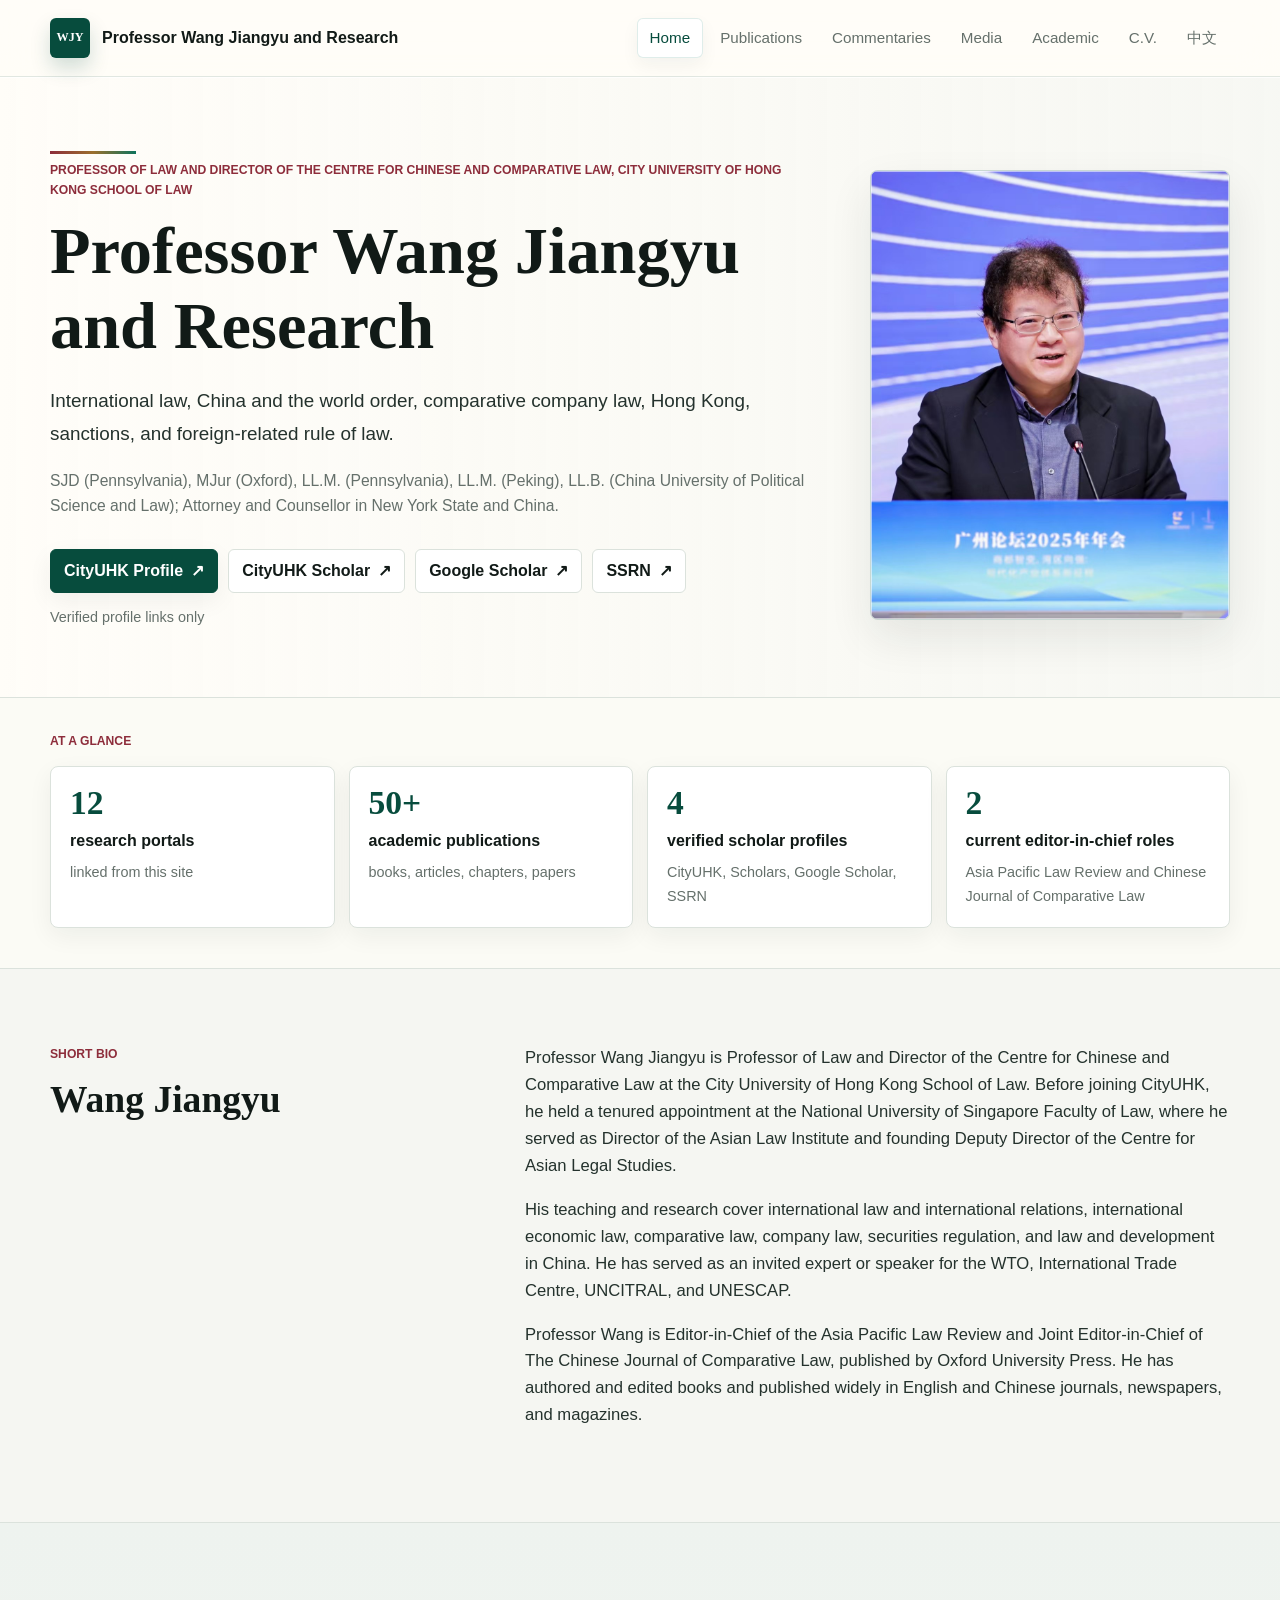
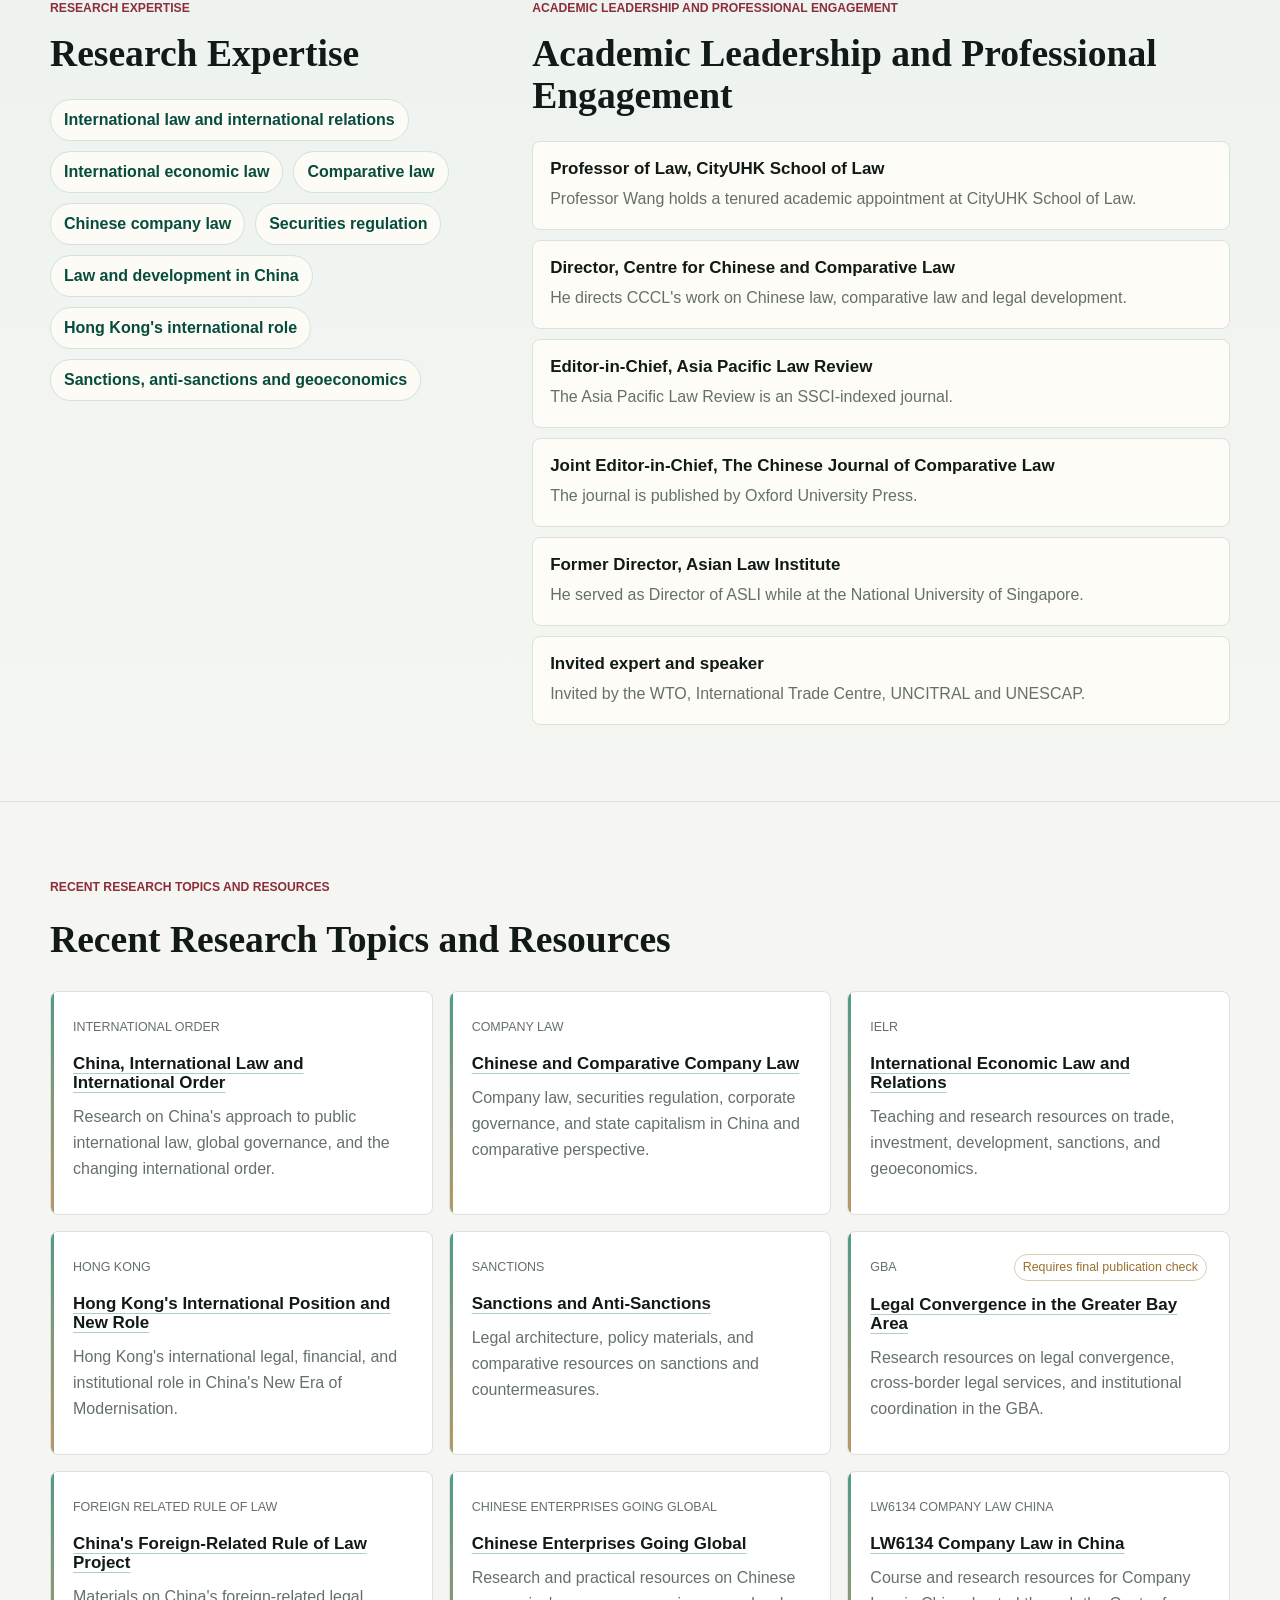
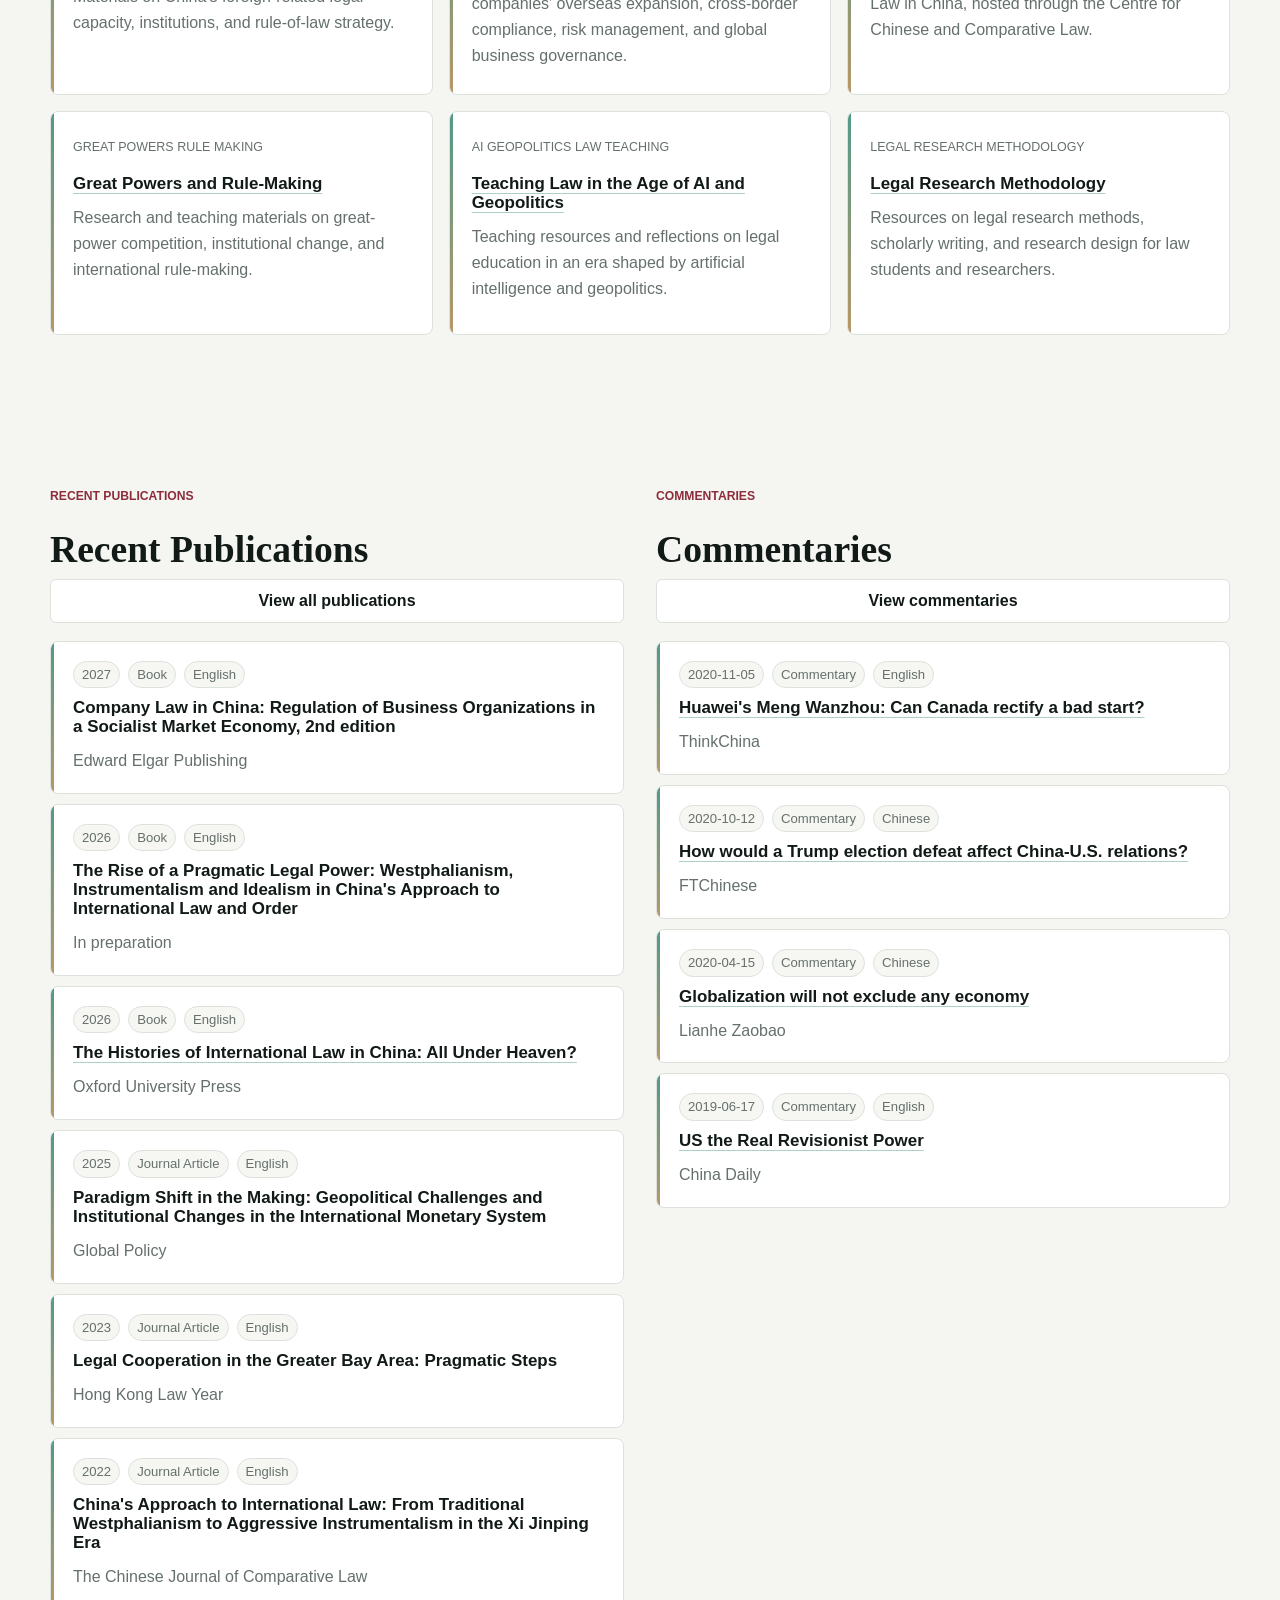
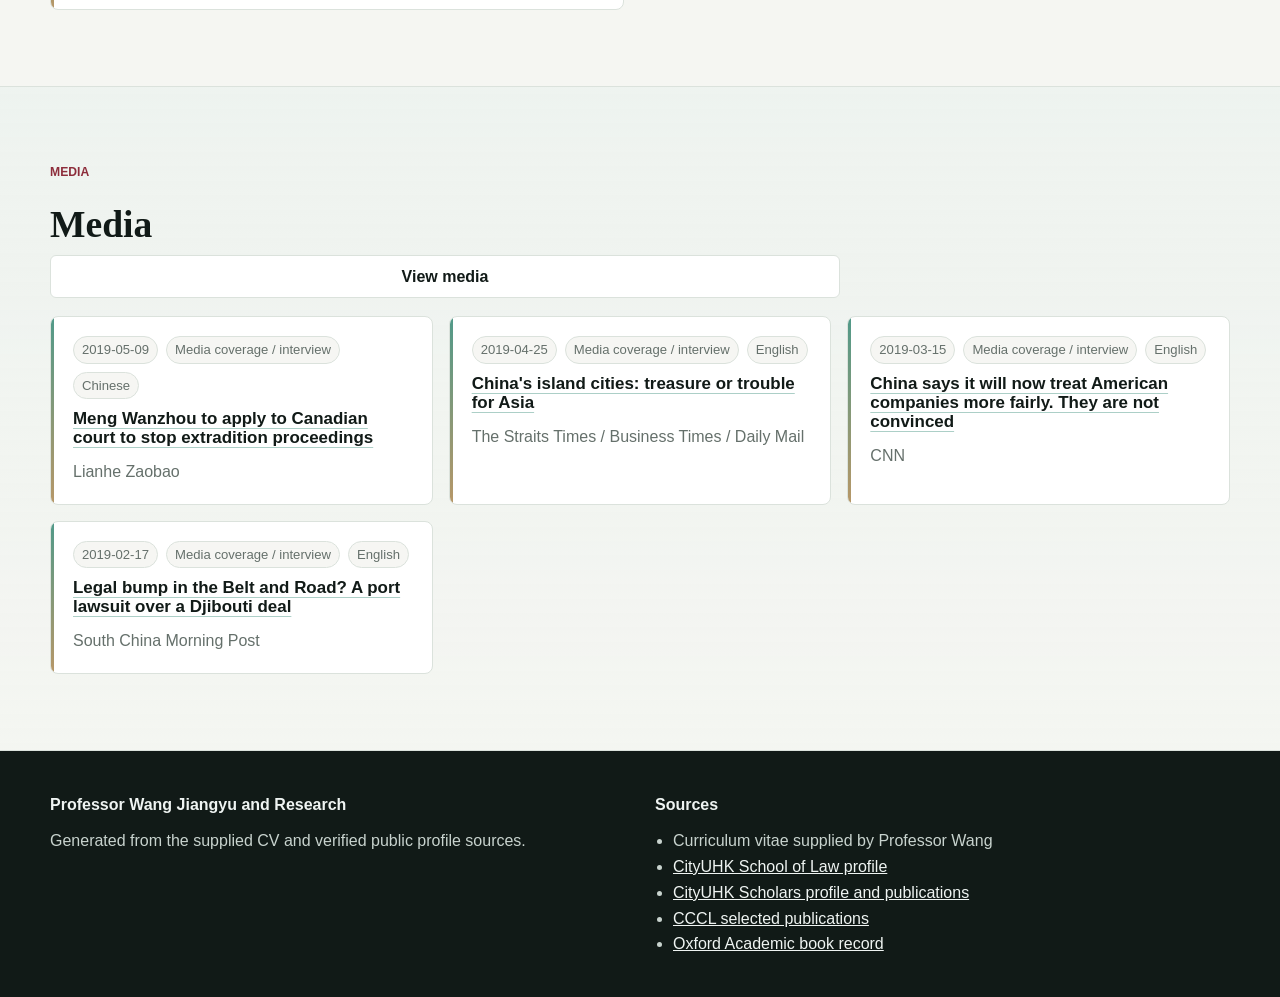
<file: index.html>
<!doctype html>
<html lang="en">
<head>
  <meta charset="utf-8">
  <meta name="viewport" content="width=device-width, initial-scale=1">
  <title>Professor Wang Jiangyu and Research | Professor Wang Jiangyu and Research</title>
  <meta name="description" content="International law, China and the world order, comparative company law, Hong Kong, sanctions, and foreign-related rule of law.">
  <meta name="theme-color" content="#f7f5ef">
  <link rel="stylesheet" href="assets/site.css">
  <script defer src="assets/site.js"></script>
</head>
<body>
  <a class="skip-link" href="#main">Skip to content</a>
  <header class="site-header">
    <div class="wrap header-inner">
      <a class="brand" href="index.html" aria-label="Professor Wang Jiangyu and Research">
        <span class="brand-mark">WJY</span>
        <span>Professor Wang Jiangyu and Research</span>
      </a>
      <nav aria-label="Primary navigation"><a class="active" href="index.html">Home</a><a class="" href="publications.html">Publications</a><a class="" href="commentaries.html">Commentaries</a><a class="" href="media.html">Media</a><a class="" href="academic.html">Academic</a><a class="" href="cv.html">C.V.</a><a class="" href="zh/index.html">中文</a></nav>
    </div>
  </header>
  <main id="main">
  <section class="hero">
    <div class="wrap hero-shell">
      <div class="hero-grid">
        <div class="hero-copy">
          <p class="eyebrow">Professor of Law and Director of the Centre for Chinese and Comparative Law, City University of Hong Kong School of Law</p>
          <h1>Professor Wang Jiangyu and Research</h1>
          <p class="lead">International law, China and the world order, comparative company law, Hong Kong, sanctions, and foreign-related rule of law.</p>
          <p class="credentials">SJD (Pennsylvania), MJur (Oxford), LL.M. (Pennsylvania), LL.M. (Peking), LL.B. (China University of Political Science and Law); Attorney and Counsellor in New York State and China.</p>
          <div class="profile-links" aria-label="Scholar Profiles">
    <a class="profile-link" href="https://www.cityu.edu.hk/slw/about-the-school/our-people/professor/professor-wang-jiangyu">
          <span>CityUHK Profile</span>
          <span aria-hidden="true">↗</span>
        </a><a class="profile-link" href="https://scholars.cityu.edu.hk/en/persons/jwang623">
          <span>CityUHK Scholar</span>
          <span aria-hidden="true">↗</span>
        </a><a class="profile-link" href="https://scholar.google.com/citations?user=3xl2kbAAAAAJ">
          <span>Google Scholar</span>
          <span aria-hidden="true">↗</span>
        </a><a class="profile-link" href="https://papers.ssrn.com/sol3/cf_dev/AbsByAuth.cfm?per_id=372334">
          <span>SSRN</span>
          <span aria-hidden="true">↗</span>
        </a>
  </div>
          <p class="verified-note">Verified profile links only</p>
        </div>
        <aside class="portrait-panel" aria-label="Professor Wang Jiangyu">
          <img src="assets/wang-jiangyu-guangzhou-forum-2025.jpg" alt="Professor Wang Jiangyu" onerror="this.style.display='none'; this.nextElementSibling.style.display='grid';">
          <div class="portrait-fallback" aria-hidden="true">WJY</div>
        </aside>
      </div>
    </div>
  </section>

  <section class="section-tight">
    <div class="wrap">
      <p class="section-kicker">At a Glance</p>
      <div class="metrics-grid" aria-label="At a Glance">
    <article class="metric-card">
          <strong>12</strong>
          <span>research portals</span>
          <p>linked from this site</p>
        </article><article class="metric-card">
          <strong>50+</strong>
          <span>academic publications</span>
          <p>books, articles, chapters, papers</p>
        </article><article class="metric-card">
          <strong>4</strong>
          <span>verified scholar profiles</span>
          <p>CityUHK, Scholars, Google Scholar, SSRN</p>
        </article><article class="metric-card">
          <strong>2</strong>
          <span>current editor-in-chief roles</span>
          <p>Asia Pacific Law Review and Chinese Journal of Comparative Law</p>
        </article>
  </div>
    </div>
  </section>

  <section class="section">
    <div class="wrap two-column">
      <div>
        <p class="section-kicker">Short Bio</p>
        <h2>Wang Jiangyu</h2>
      </div>
      <div class="body-copy">
        <p>Professor Wang Jiangyu is Professor of Law and Director of the Centre for Chinese and Comparative Law at the City University of Hong Kong School of Law. Before joining CityUHK, he held a tenured appointment at the National University of Singapore Faculty of Law, where he served as Director of the Asian Law Institute and founding Deputy Director of the Centre for Asian Legal Studies.</p><p>His teaching and research cover international law and international relations, international economic law, comparative law, company law, securities regulation, and law and development in China. He has served as an invited expert or speaker for the WTO, International Trade Centre, UNCITRAL, and UNESCAP.</p><p>Professor Wang is Editor-in-Chief of the Asia Pacific Law Review and Joint Editor-in-Chief of The Chinese Journal of Comparative Law, published by Oxford University Press. He has authored and edited books and published widely in English and Chinese journals, newspapers, and magazines.</p>
      </div>
    </div>
  </section>

  <section class="section section-muted">
    <div class="wrap detail-grid">
      <div>
        <p class="section-kicker">Research Expertise</p>
        <h2>Research Expertise</h2>
        <div class="pill-grid">
    <a class="expertise-pill" href="https://int.eastlaw.wang">International law and international relations</a><a class="expertise-pill" href="https://ielr.eastlaw.wang">International economic law</a><a class="expertise-pill" href="https://shewai.eastlaw.wang">Comparative law</a><a class="expertise-pill" href="https://gongsifa.eastlaw.wang">Chinese company law</a><a class="expertise-pill" href="https://gongsifa.eastlaw.wang">Securities regulation</a><a class="expertise-pill" href="https://shewai.eastlaw.wang">Law and development in China</a><a class="expertise-pill" href="https://hk.eastlaw.wang">Hong Kong's international role</a><a class="expertise-pill" href="https://zhicai.eastlaw.wang">Sanctions, anti-sanctions and geoeconomics</a>
  </div>
      </div>
      <div>
        <p class="section-kicker">Academic Leadership and Professional Engagement</p>
        <h2>Academic Leadership and Professional Engagement</h2>
        <div class="highlight-list">
    <article class="highlight-item">
          <h3>Professor of Law, CityUHK School of Law</h3>
          <p>Professor Wang holds a tenured academic appointment at CityUHK School of Law.</p>
        </article><article class="highlight-item">
          <h3>Director, Centre for Chinese and Comparative Law</h3>
          <p>He directs CCCL's work on Chinese law, comparative law and legal development.</p>
        </article><article class="highlight-item">
          <h3>Editor-in-Chief, Asia Pacific Law Review</h3>
          <p>The Asia Pacific Law Review is an SSCI-indexed journal.</p>
        </article><article class="highlight-item">
          <h3>Joint Editor-in-Chief, The Chinese Journal of Comparative Law</h3>
          <p>The journal is published by Oxford University Press.</p>
        </article><article class="highlight-item">
          <h3>Former Director, Asian Law Institute</h3>
          <p>He served as Director of ASLI while at the National University of Singapore.</p>
        </article><article class="highlight-item">
          <h3>Invited expert and speaker</h3>
          <p>Invited by the WTO, International Trade Centre, UNCITRAL and UNESCAP.</p>
        </article>
  </div>
      </div>
    </div>
  </section>

  <section class="section">
    <div class="wrap">
      <div class="section-heading">
        <p class="section-kicker">Recent Research Topics and Resources</p>
        <h2>Recent Research Topics and Resources</h2>
      </div>
      <div class="research-grid">
    <article class="research-card">
          <div class="card-topline">
            <span>international order</span>
          </div>
          <h3><a href="https://int.eastlaw.wang">China, International Law and International Order</a></h3>
          <p>Research on China's approach to public international law, global governance, and the changing international order.</p>
        </article><article class="research-card">
          <div class="card-topline">
            <span>company law</span>
          </div>
          <h3><a href="https://gongsifa.eastlaw.wang">Chinese and Comparative Company Law</a></h3>
          <p>Company law, securities regulation, corporate governance, and state capitalism in China and comparative perspective.</p>
        </article><article class="research-card">
          <div class="card-topline">
            <span>ielr</span>
          </div>
          <h3><a href="https://ielr.eastlaw.wang">International Economic Law and Relations</a></h3>
          <p>Teaching and research resources on trade, investment, development, sanctions, and geoeconomics.</p>
        </article><article class="research-card">
          <div class="card-topline">
            <span>hong kong</span>
          </div>
          <h3><a href="https://hk.eastlaw.wang">Hong Kong's International Position and New Role</a></h3>
          <p>Hong Kong's international legal, financial, and institutional role in China's New Era of Modernisation.</p>
        </article><article class="research-card">
          <div class="card-topline">
            <span>sanctions</span>
          </div>
          <h3><a href="https://zhicai.eastlaw.wang">Sanctions and Anti-Sanctions</a></h3>
          <p>Legal architecture, policy materials, and comparative resources on sanctions and countermeasures.</p>
        </article><article class="research-card">
          <div class="card-topline">
            <span>gba</span>
            <span class="status">Requires final publication check</span>
          </div>
          <h3><a href="https://gba.eastlaw.wang">Legal Convergence in the Greater Bay Area</a></h3>
          <p>Research resources on legal convergence, cross-border legal services, and institutional coordination in the GBA.</p>
        </article><article class="research-card">
          <div class="card-topline">
            <span>foreign related rule of law</span>
          </div>
          <h3><a href="https://shewai.eastlaw.wang">China's Foreign-Related Rule of Law Project</a></h3>
          <p>Materials on China's foreign-related legal capacity, institutions, and rule-of-law strategy.</p>
        </article><article class="research-card">
          <div class="card-topline">
            <span>chinese enterprises going global</span>
          </div>
          <h3><a href="https://chuhai.eastlaw.wang/">Chinese Enterprises Going Global</a></h3>
          <p>Research and practical resources on Chinese companies' overseas expansion, cross-border compliance, risk management, and global business governance.</p>
        </article><article class="research-card">
          <div class="card-topline">
            <span>lw6134 company law china</span>
          </div>
          <h3><a href="https://cccl.eastlaw.wang">LW6134 Company Law in China</a></h3>
          <p>Course and research resources for Company Law in China, hosted through the Centre for Chinese and Comparative Law.</p>
        </article><article class="research-card">
          <div class="card-topline">
            <span>great powers rule making</span>
          </div>
          <h3><a href="https://rule.eastlaw.wang/">Great Powers and Rule-Making</a></h3>
          <p>Research and teaching materials on great-power competition, institutional change, and international rule-making.</p>
        </article><article class="research-card">
          <div class="card-topline">
            <span>ai geopolitics law teaching</span>
          </div>
          <h3><a href="http://teaching.eastlaw.wang/">Teaching Law in the Age of AI and Geopolitics</a></h3>
          <p>Teaching resources and reflections on legal education in an era shaped by artificial intelligence and geopolitics.</p>
        </article><article class="research-card">
          <div class="card-topline">
            <span>legal research methodology</span>
          </div>
          <h3><a href="https://fangfa.eastlaw.wang">Legal Research Methodology</a></h3>
          <p>Resources on legal research methods, scholarly writing, and research design for law students and researchers.</p>
        </article>
  </div>
    </div>
  </section>

  <section class="section">
    <div class="wrap split-sections">
      <div>
        <div class="section-heading compact">
          <p class="section-kicker">Recent Publications</p>
          <h2>Recent Publications</h2>
          <a class="button-link" href="publications.html">View all publications</a>
        </div>
        <div class="record-list compact-list"><article class="record-card" data-record data-category="Book" data-language="English" data-topic="company-law" data-year="2027">
    <div class="record-meta">
      <span>2027</span>
      <span>Book</span>
      <span>English</span>
    </div>
    <h3>Company Law in China: Regulation of Business Organizations in a Socialist Market Economy, 2nd edition</h3>
    
    <p>Edward Elgar Publishing</p>
    
  </article><article class="record-card" data-record data-category="Book" data-language="English" data-topic="international-order" data-year="2026">
    <div class="record-meta">
      <span>2026</span>
      <span>Book</span>
      <span>English</span>
    </div>
    <h3>The Rise of a Pragmatic Legal Power: Westphalianism, Instrumentalism and Idealism in China's Approach to International Law and Order</h3>
    
    <p>In preparation</p>
    
  </article><article class="record-card" data-record data-category="Book" data-language="English" data-topic="international-order foreign-related-rule-of-law" data-year="2026">
    <div class="record-meta">
      <span>2026</span>
      <span>Book</span>
      <span>English</span>
    </div>
    <h3><a class="text-link" href="https://academic.oup.com/book/62589">The Histories of International Law in China: All Under Heaven?</a></h3>
    
    <p>Oxford University Press</p>
    
  </article><article class="record-card" data-record data-category="Journal Article" data-language="English" data-topic="ielr international-order" data-year="2025">
    <div class="record-meta">
      <span>2025</span>
      <span>Journal Article</span>
      <span>English</span>
    </div>
    <h3>Paradigm Shift in the Making: Geopolitical Challenges and Institutional Changes in the International Monetary System</h3>
    
    <p>Global Policy</p>
    
  </article><article class="record-card" data-record data-category="Journal Article" data-language="English" data-topic="gba hong-kong" data-year="2023">
    <div class="record-meta">
      <span>2023</span>
      <span>Journal Article</span>
      <span>English</span>
    </div>
    <h3>Legal Cooperation in the Greater Bay Area: Pragmatic Steps</h3>
    
    <p>Hong Kong Law Year</p>
    
  </article><article class="record-card" data-record data-category="Journal Article" data-language="English" data-topic="international-order foreign-related-rule-of-law" data-year="2022">
    <div class="record-meta">
      <span>2022</span>
      <span>Journal Article</span>
      <span>English</span>
    </div>
    <h3>China's Approach to International Law: From Traditional Westphalianism to Aggressive Instrumentalism in the Xi Jinping Era</h3>
    
    <p>The Chinese Journal of Comparative Law</p>
    
  </article></div>
      </div>
      <div>
        <div class="section-heading compact">
          <p class="section-kicker">Commentaries</p>
          <h2>Commentaries</h2>
          <a class="button-link" href="commentaries.html">View commentaries</a>
        </div>
        <div class="record-list compact-list"><article class="record-card" data-record data-type="commentary" data-language="English" data-topic="sanctions international-order" data-year="2020" data-outlet="thinkchina">
    <div class="record-meta">
      <span>2020-11-05</span>
      <span>Commentary</span>
      <span>English</span>
    </div>
    <h3><a class="text-link" href="https://www.thinkchina.sg/huaweis-meng-wanzhou-can-canada-rectify-bad-start">Huawei's Meng Wanzhou: Can Canada rectify a bad start?</a></h3>
    <p>ThinkChina</p>
    
    
  </article><article class="record-card" data-record data-type="commentary" data-language="Chinese" data-topic="international-order ielr" data-year="2020" data-outlet="ftchinese">
    <div class="record-meta">
      <span>2020-10-12</span>
      <span>Commentary</span>
      <span>Chinese</span>
    </div>
    <h3><a class="text-link" href="https://www.ftchinese.com/story/001089736?archive">How would a Trump election defeat affect China-U.S. relations?</a></h3>
    <p>FTChinese</p>
    
    
  </article><article class="record-card" data-record data-type="commentary" data-language="Chinese" data-topic="ielr" data-year="2020" data-outlet="lianhe-zaobao">
    <div class="record-meta">
      <span>2020-04-15</span>
      <span>Commentary</span>
      <span>Chinese</span>
    </div>
    <h3><a class="text-link" href="https://www.zaobao.com/zopinions/views/story20200415-1045625">Globalization will not exclude any economy</a></h3>
    <p>Lianhe Zaobao</p>
    
    
  </article><article class="record-card" data-record data-type="commentary" data-language="English" data-topic="international-order" data-year="2019" data-outlet="china-daily">
    <div class="record-meta">
      <span>2019-06-17</span>
      <span>Commentary</span>
      <span>English</span>
    </div>
    <h3><a class="text-link" href="http://www.chinadaily.com.cn/global/2019-06/17/content_37481345.htm">US the Real Revisionist Power</a></h3>
    <p>China Daily</p>
    
    
  </article></div>
      </div>
    </div>
  </section>

  <section class="section section-muted">
    <div class="wrap">
      <div class="section-heading compact">
        <p class="section-kicker">Media</p>
        <h2>Media</h2>
        <a class="button-link" href="media.html">View media</a>
      </div>
      <div class="record-grid"><article class="record-card" data-record data-type="exposure" data-language="Chinese" data-topic="sanctions" data-year="2019" data-outlet="lianhe-zaobao">
    <div class="record-meta">
      <span>2019-05-09</span>
      <span>Media coverage / interview</span>
      <span>Chinese</span>
    </div>
    <h3><a class="text-link" href="https://www.zaobao.com.sg/realtime/china/story20190509-955194">Meng Wanzhou to apply to Canadian court to stop extradition proceedings</a></h3>
    <p>Lianhe Zaobao</p>
    
    
  </article><article class="record-card" data-record data-type="exposure" data-language="English" data-topic="international-order" data-year="2019" data-outlet="the-straits-times-business-times-daily-mail">
    <div class="record-meta">
      <span>2019-04-25</span>
      <span>Media coverage / interview</span>
      <span>English</span>
    </div>
    <h3><a class="text-link" href="https://www.straitstimes.com/asia/se-asia/chinas-island-cities-treasure-or-trouble-for-asia">China's island cities: treasure or trouble for Asia</a></h3>
    <p>The Straits Times / Business Times / Daily Mail</p>
    
    
  </article><article class="record-card" data-record data-type="exposure" data-language="English" data-topic="ielr" data-year="2019" data-outlet="cnn">
    <div class="record-meta">
      <span>2019-03-15</span>
      <span>Media coverage / interview</span>
      <span>English</span>
    </div>
    <h3><a class="text-link" href="https://m.cnn.com/en/article/h_431d7201df78f178b8317e2603d338ce">China says it will now treat American companies more fairly. They are not convinced</a></h3>
    <p>CNN</p>
    
    
  </article><article class="record-card" data-record data-type="exposure" data-language="English" data-topic="ielr foreign-related-rule-of-law" data-year="2019" data-outlet="south-china-morning-post">
    <div class="record-meta">
      <span>2019-02-17</span>
      <span>Media coverage / interview</span>
      <span>English</span>
    </div>
    <h3><a class="text-link" href="https://www.scmp.com/news/china/diplomacy/article/2186411/lawsuit-against-chinese-port-builder-djibouti-highlights-risks">Legal bump in the Belt and Road? A port lawsuit over a Djibouti deal</a></h3>
    <p>South China Morning Post</p>
    
    
  </article></div>
    </div>
  </section></main>
  <footer class="site-footer">
    <div class="wrap footer-grid">
      <div>
        <strong>Professor Wang Jiangyu and Research</strong>
        <p>Generated from the supplied CV and verified public profile sources.</p>
      </div>
      <div>
        <strong>Sources</strong>
        <ul>
          <li>Curriculum vitae supplied by Professor Wang</li><li><a href="https://www.cityu.edu.hk/slw/about-the-school/our-people/professor/professor-wang-jiangyu">CityUHK School of Law profile</a></li><li><a href="https://scholars.cityu.edu.hk/en/persons/jwang623">CityUHK Scholars profile and publications</a></li><li><a href="https://www.cityu.edu.hk/slw/cccl/publications.html">CCCL selected publications</a></li><li><a href="https://academic.oup.com/book/62589">Oxford Academic book record</a></li>
        </ul>
      </div>
    </div>
  </footer>
</body>
</html>
</file>
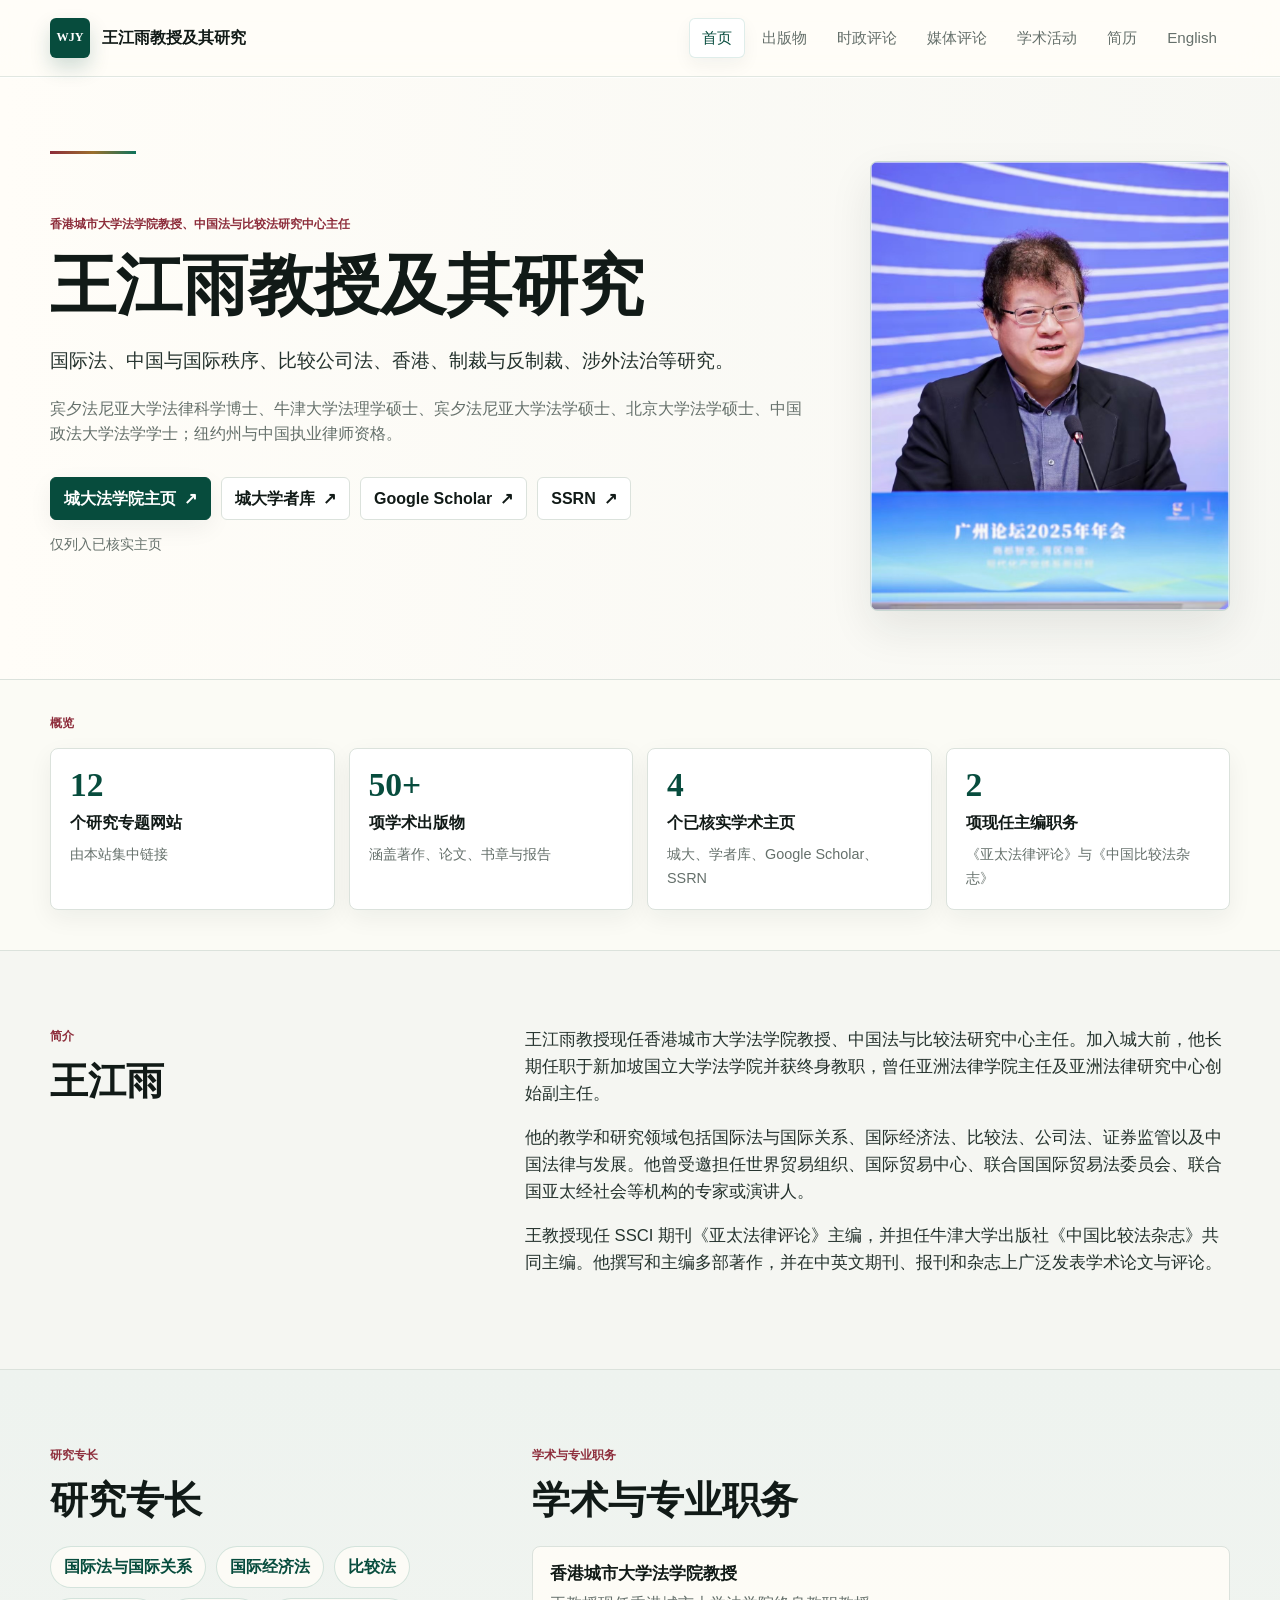
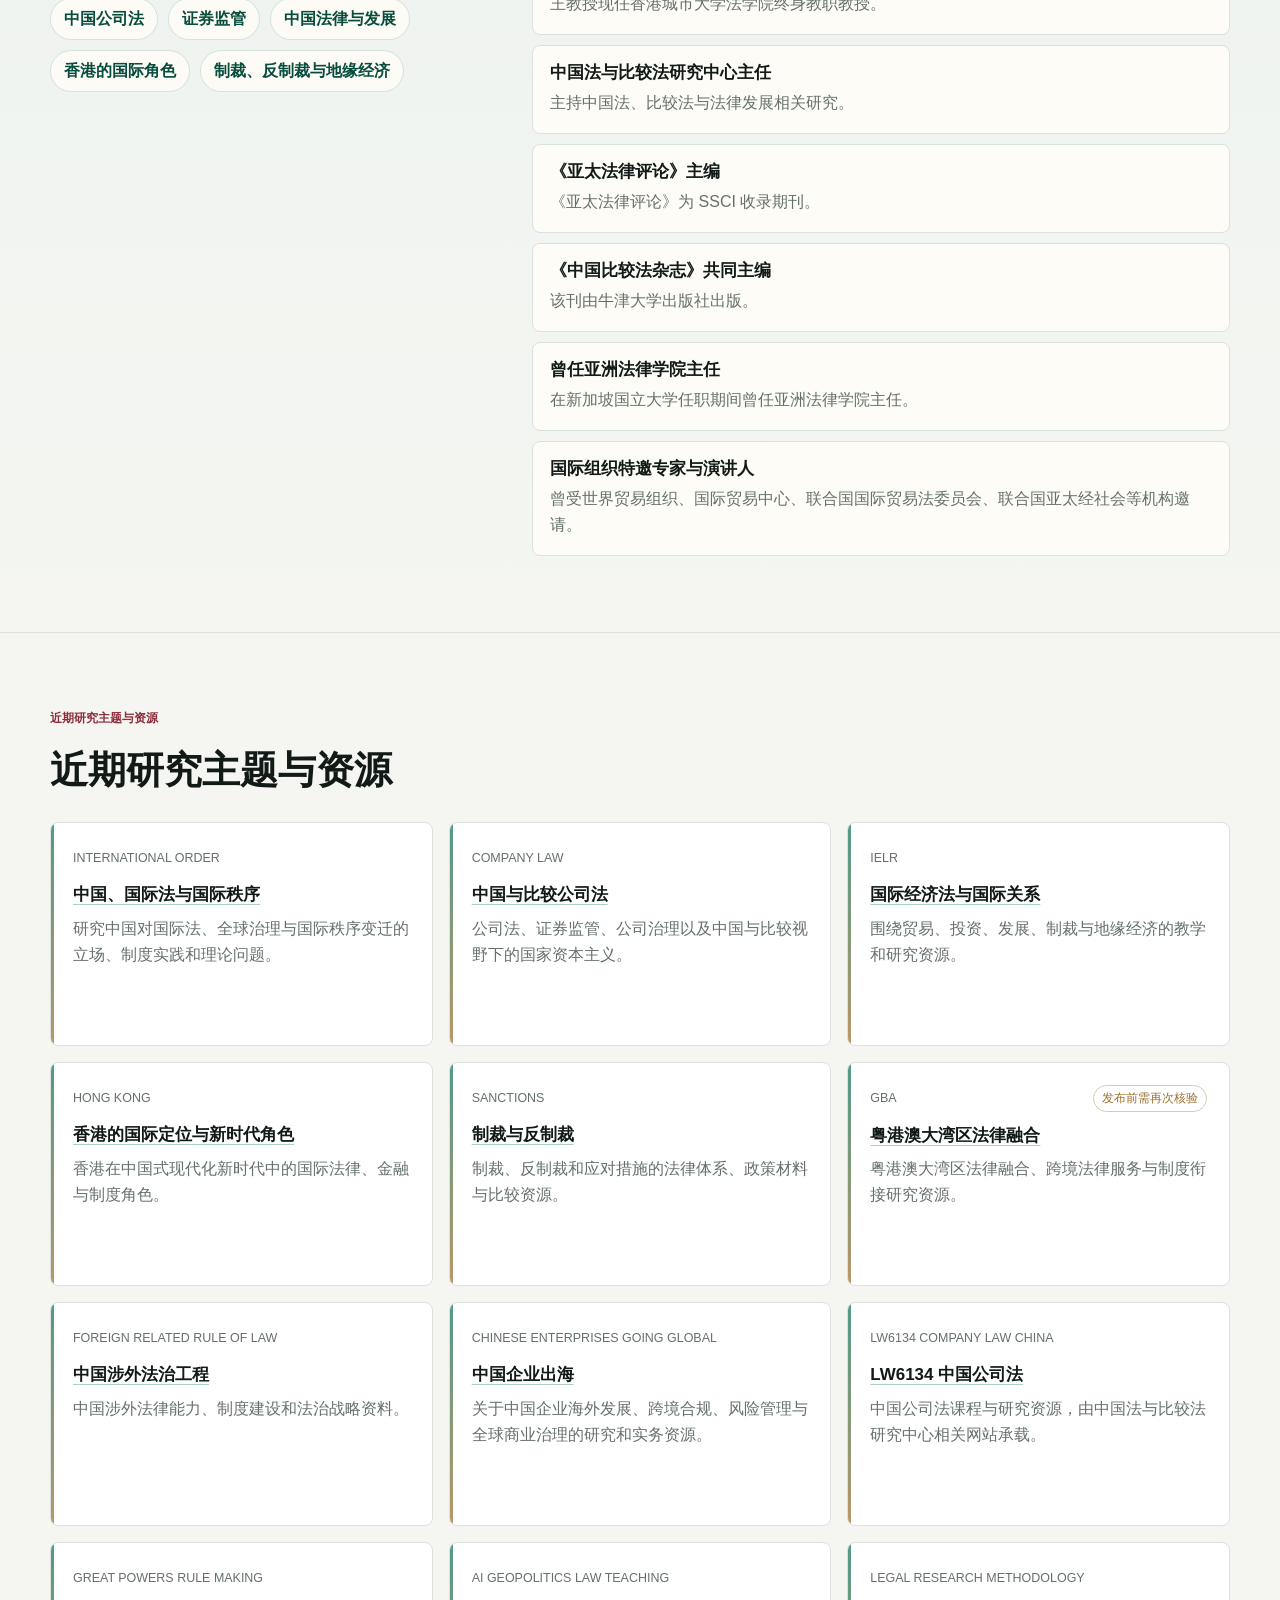
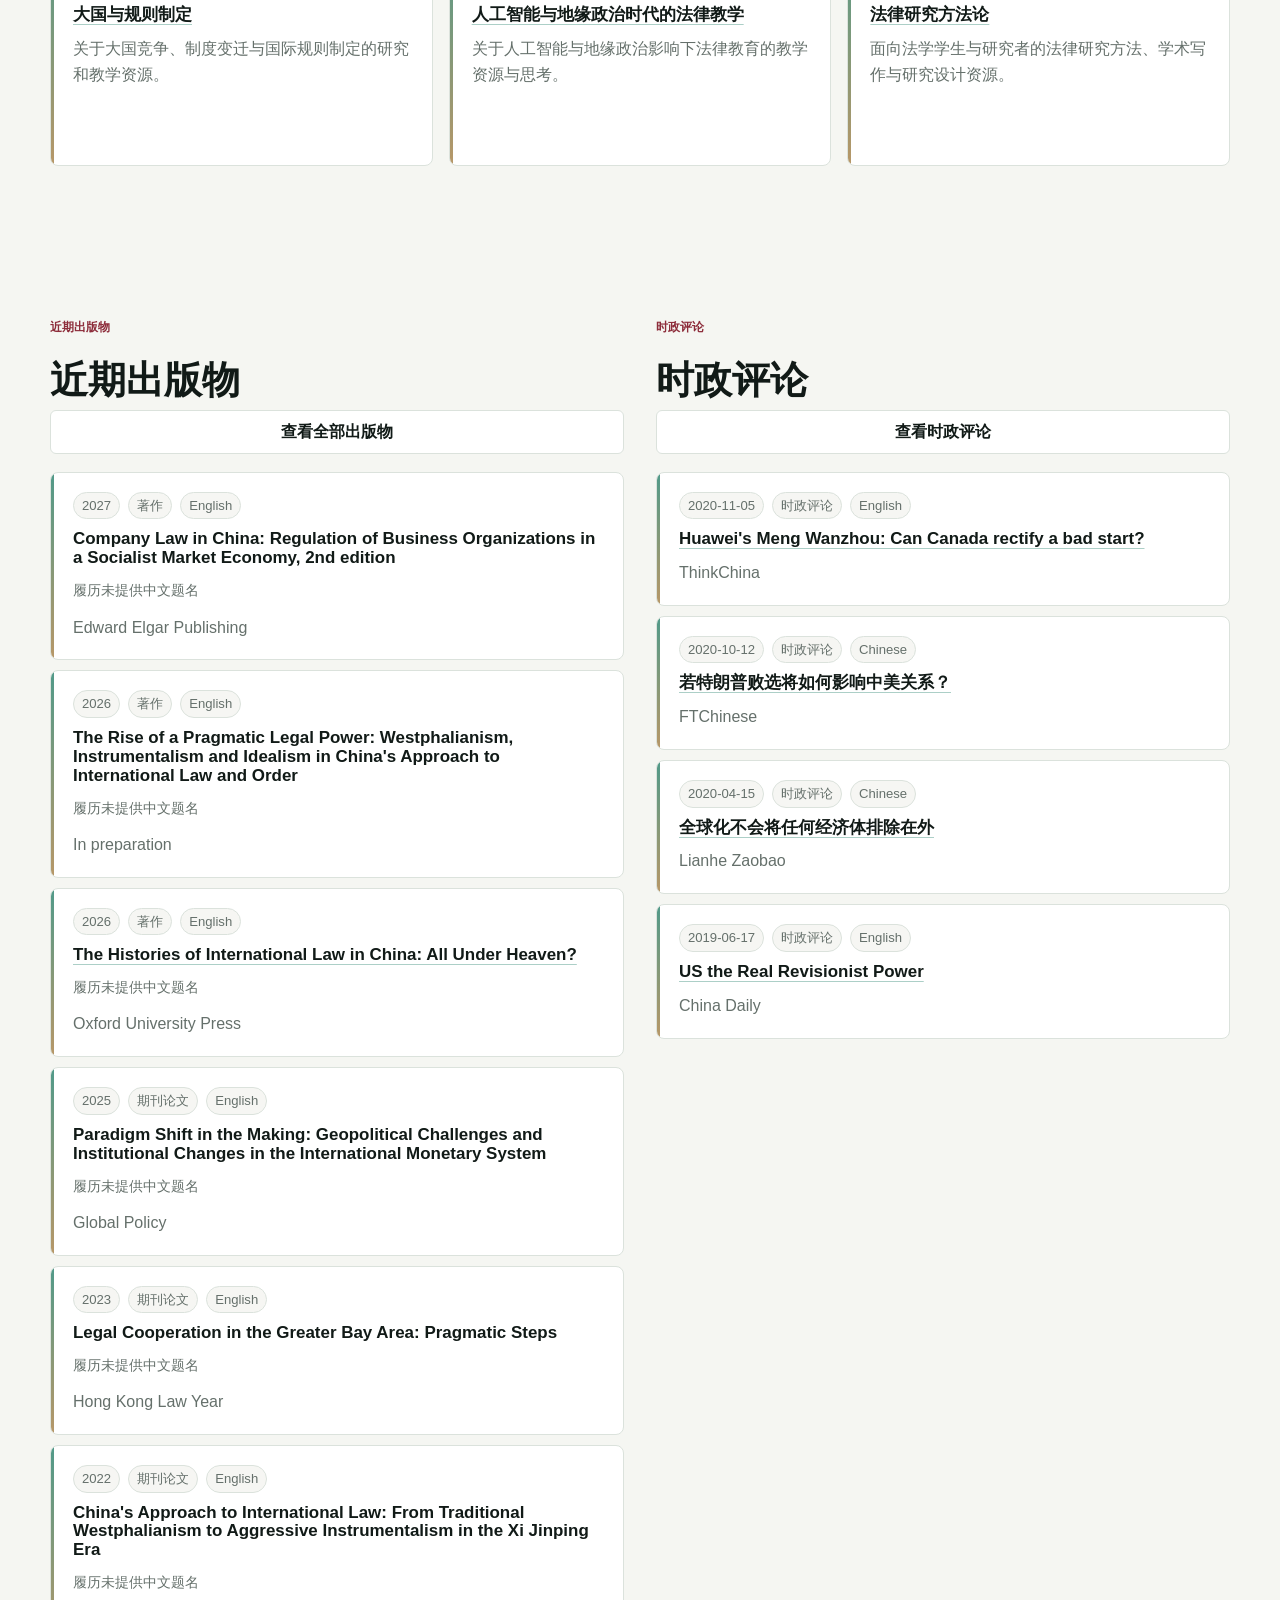
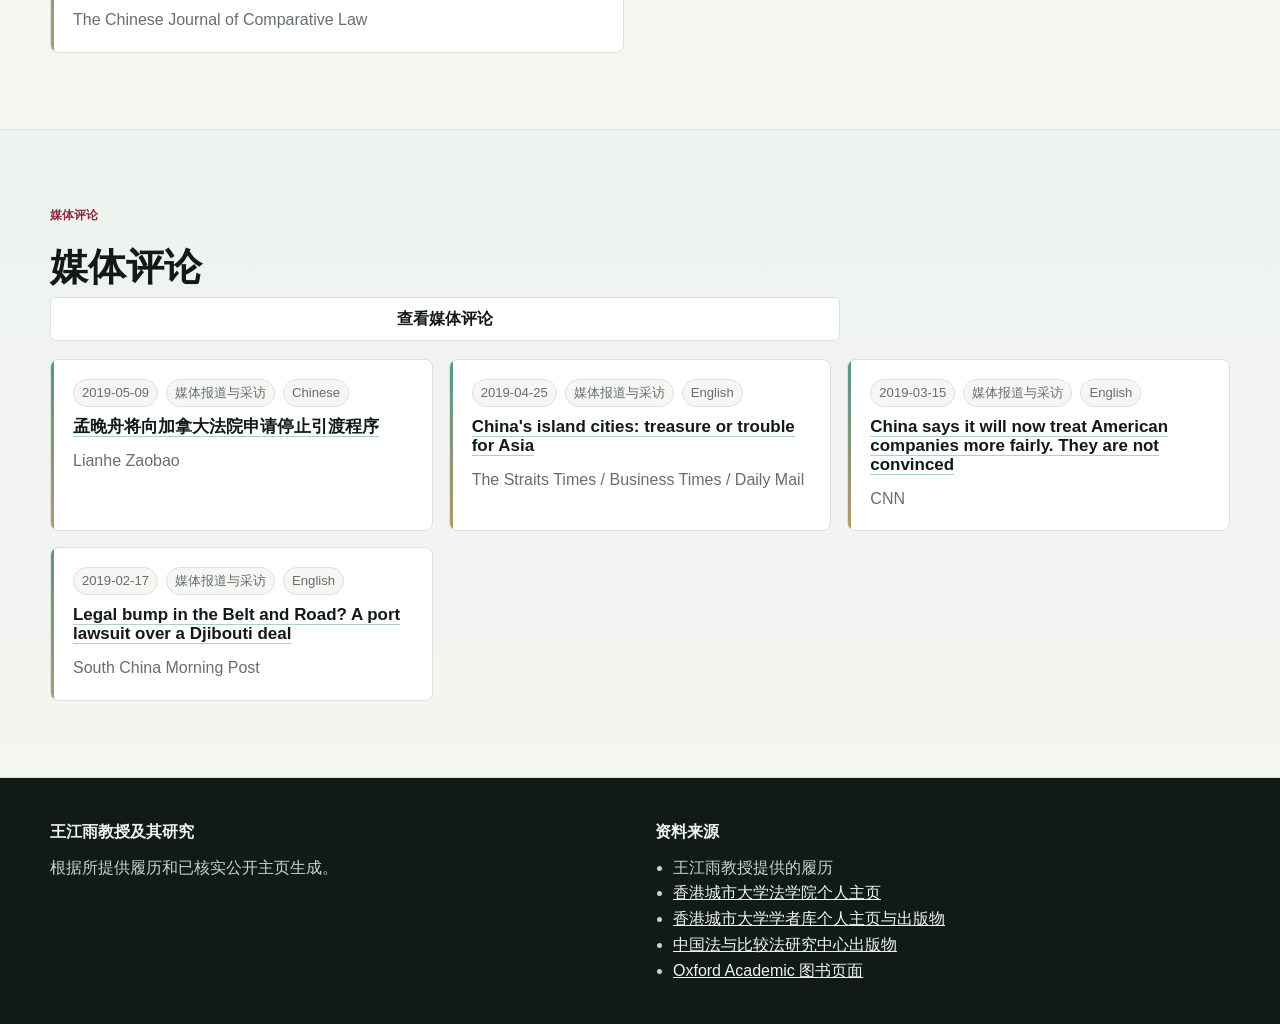
<file: zh/index.html>
<!doctype html>
<html lang="zh-Hant">
<head>
  <meta charset="utf-8">
  <meta name="viewport" content="width=device-width, initial-scale=1">
  <title>王江雨教授及其研究 | 王江雨教授及其研究</title>
  <meta name="description" content="国际法、中国与国际秩序、比较公司法、香港、制裁与反制裁、涉外法治等研究。">
  <meta name="theme-color" content="#f7f5ef">
  <link rel="stylesheet" href="../assets/site.css">
  <script defer src="../assets/site.js"></script>
</head>
<body>
  <a class="skip-link" href="#main">Skip to content</a>
  <header class="site-header">
    <div class="wrap header-inner">
      <a class="brand" href="index.html" aria-label="王江雨教授及其研究">
        <span class="brand-mark">WJY</span>
        <span>王江雨教授及其研究</span>
      </a>
      <nav aria-label="Primary navigation"><a class="active" href="index.html">首页</a><a class="" href="publications.html">出版物</a><a class="" href="commentaries.html">时政评论</a><a class="" href="media.html">媒体评论</a><a class="" href="academic.html">学术活动</a><a class="" href="cv.html">简历</a><a class="" href="../index.html">English</a></nav>
    </div>
  </header>
  <main id="main">
  <section class="hero">
    <div class="wrap hero-shell">
      <div class="hero-grid">
        <div class="hero-copy">
          <p class="eyebrow">香港城市大学法学院教授、中国法与比较法研究中心主任</p>
          <h1>王江雨教授及其研究</h1>
          <p class="lead">国际法、中国与国际秩序、比较公司法、香港、制裁与反制裁、涉外法治等研究。</p>
          <p class="credentials">宾夕法尼亚大学法律科学博士、牛津大学法理学硕士、宾夕法尼亚大学法学硕士、北京大学法学硕士、中国政法大学法学学士；纽约州与中国执业律师资格。</p>
          <div class="profile-links" aria-label="学术主页">
    <a class="profile-link" href="https://www.cityu.edu.hk/slw/about-the-school/our-people/professor/professor-wang-jiangyu">
          <span>城大法学院主页</span>
          <span aria-hidden="true">↗</span>
        </a><a class="profile-link" href="https://scholars.cityu.edu.hk/en/persons/jwang623">
          <span>城大学者库</span>
          <span aria-hidden="true">↗</span>
        </a><a class="profile-link" href="https://scholar.google.com/citations?user=3xl2kbAAAAAJ">
          <span>Google Scholar</span>
          <span aria-hidden="true">↗</span>
        </a><a class="profile-link" href="https://papers.ssrn.com/sol3/cf_dev/AbsByAuth.cfm?per_id=372334">
          <span>SSRN</span>
          <span aria-hidden="true">↗</span>
        </a>
  </div>
          <p class="verified-note">仅列入已核实主页</p>
        </div>
        <aside class="portrait-panel" aria-label="王江雨教授">
          <img src="../assets/wang-jiangyu-guangzhou-forum-2025.jpg" alt="王江雨教授" onerror="this.style.display='none'; this.nextElementSibling.style.display='grid';">
          <div class="portrait-fallback" aria-hidden="true">WJY</div>
        </aside>
      </div>
    </div>
  </section>

  <section class="section-tight">
    <div class="wrap">
      <p class="section-kicker">概览</p>
      <div class="metrics-grid" aria-label="概览">
    <article class="metric-card">
          <strong>12</strong>
          <span>个研究专题网站</span>
          <p>由本站集中链接</p>
        </article><article class="metric-card">
          <strong>50+</strong>
          <span>项学术出版物</span>
          <p>涵盖著作、论文、书章与报告</p>
        </article><article class="metric-card">
          <strong>4</strong>
          <span>个已核实学术主页</span>
          <p>城大、学者库、Google Scholar、SSRN</p>
        </article><article class="metric-card">
          <strong>2</strong>
          <span>项现任主编职务</span>
          <p>《亚太法律评论》与《中国比较法杂志》</p>
        </article>
  </div>
    </div>
  </section>

  <section class="section">
    <div class="wrap two-column">
      <div>
        <p class="section-kicker">简介</p>
        <h2>王江雨</h2>
      </div>
      <div class="body-copy">
        <p>王江雨教授现任香港城市大学法学院教授、中国法与比较法研究中心主任。加入城大前，他长期任职于新加坡国立大学法学院并获终身教职，曾任亚洲法律学院主任及亚洲法律研究中心创始副主任。</p><p>他的教学和研究领域包括国际法与国际关系、国际经济法、比较法、公司法、证券监管以及中国法律与发展。他曾受邀担任世界贸易组织、国际贸易中心、联合国国际贸易法委员会、联合国亚太经社会等机构的专家或演讲人。</p><p>王教授现任 SSCI 期刊《亚太法律评论》主编，并担任牛津大学出版社《中国比较法杂志》共同主编。他撰写和主编多部著作，并在中英文期刊、报刊和杂志上广泛发表学术论文与评论。</p>
      </div>
    </div>
  </section>

  <section class="section section-muted">
    <div class="wrap detail-grid">
      <div>
        <p class="section-kicker">研究专长</p>
        <h2>研究专长</h2>
        <div class="pill-grid">
    <a class="expertise-pill" href="https://int.eastlaw.wang">国际法与国际关系</a><a class="expertise-pill" href="https://ielr.eastlaw.wang">国际经济法</a><a class="expertise-pill" href="https://shewai.eastlaw.wang">比较法</a><a class="expertise-pill" href="https://gongsifa.eastlaw.wang">中国公司法</a><a class="expertise-pill" href="https://gongsifa.eastlaw.wang">证券监管</a><a class="expertise-pill" href="https://shewai.eastlaw.wang">中国法律与发展</a><a class="expertise-pill" href="https://hk.eastlaw.wang">香港的国际角色</a><a class="expertise-pill" href="https://zhicai.eastlaw.wang">制裁、反制裁与地缘经济</a>
  </div>
      </div>
      <div>
        <p class="section-kicker">学术与专业职务</p>
        <h2>学术与专业职务</h2>
        <div class="highlight-list">
    <article class="highlight-item">
          <h3>香港城市大学法学院教授</h3>
          <p>王教授现任香港城市大学法学院终身教职教授。</p>
        </article><article class="highlight-item">
          <h3>中国法与比较法研究中心主任</h3>
          <p>主持中国法、比较法与法律发展相关研究。</p>
        </article><article class="highlight-item">
          <h3>《亚太法律评论》主编</h3>
          <p>《亚太法律评论》为 SSCI 收录期刊。</p>
        </article><article class="highlight-item">
          <h3>《中国比较法杂志》共同主编</h3>
          <p>该刊由牛津大学出版社出版。</p>
        </article><article class="highlight-item">
          <h3>曾任亚洲法律学院主任</h3>
          <p>在新加坡国立大学任职期间曾任亚洲法律学院主任。</p>
        </article><article class="highlight-item">
          <h3>国际组织特邀专家与演讲人</h3>
          <p>曾受世界贸易组织、国际贸易中心、联合国国际贸易法委员会、联合国亚太经社会等机构邀请。</p>
        </article>
  </div>
      </div>
    </div>
  </section>

  <section class="section">
    <div class="wrap">
      <div class="section-heading">
        <p class="section-kicker">近期研究主题与资源</p>
        <h2>近期研究主题与资源</h2>
      </div>
      <div class="research-grid">
    <article class="research-card">
          <div class="card-topline">
            <span>international order</span>
          </div>
          <h3><a href="https://int.eastlaw.wang">中国、国际法与国际秩序</a></h3>
          <p>研究中国对国际法、全球治理与国际秩序变迁的立场、制度实践和理论问题。</p>
        </article><article class="research-card">
          <div class="card-topline">
            <span>company law</span>
          </div>
          <h3><a href="https://gongsifa.eastlaw.wang">中国与比较公司法</a></h3>
          <p>公司法、证券监管、公司治理以及中国与比较视野下的国家资本主义。</p>
        </article><article class="research-card">
          <div class="card-topline">
            <span>ielr</span>
          </div>
          <h3><a href="https://ielr.eastlaw.wang">国际经济法与国际关系</a></h3>
          <p>围绕贸易、投资、发展、制裁与地缘经济的教学和研究资源。</p>
        </article><article class="research-card">
          <div class="card-topline">
            <span>hong kong</span>
          </div>
          <h3><a href="https://hk.eastlaw.wang">香港的国际定位与新时代角色</a></h3>
          <p>香港在中国式现代化新时代中的国际法律、金融与制度角色。</p>
        </article><article class="research-card">
          <div class="card-topline">
            <span>sanctions</span>
          </div>
          <h3><a href="https://zhicai.eastlaw.wang">制裁与反制裁</a></h3>
          <p>制裁、反制裁和应对措施的法律体系、政策材料与比较资源。</p>
        </article><article class="research-card">
          <div class="card-topline">
            <span>gba</span>
            <span class="status">发布前需再次核验</span>
          </div>
          <h3><a href="https://gba.eastlaw.wang">粤港澳大湾区法律融合</a></h3>
          <p>粤港澳大湾区法律融合、跨境法律服务与制度衔接研究资源。</p>
        </article><article class="research-card">
          <div class="card-topline">
            <span>foreign related rule of law</span>
          </div>
          <h3><a href="https://shewai.eastlaw.wang">中国涉外法治工程</a></h3>
          <p>中国涉外法律能力、制度建设和法治战略资料。</p>
        </article><article class="research-card">
          <div class="card-topline">
            <span>chinese enterprises going global</span>
          </div>
          <h3><a href="https://chuhai.eastlaw.wang/">中国企业出海</a></h3>
          <p>关于中国企业海外发展、跨境合规、风险管理与全球商业治理的研究和实务资源。</p>
        </article><article class="research-card">
          <div class="card-topline">
            <span>lw6134 company law china</span>
          </div>
          <h3><a href="https://cccl.eastlaw.wang">LW6134 中国公司法</a></h3>
          <p>中国公司法课程与研究资源，由中国法与比较法研究中心相关网站承载。</p>
        </article><article class="research-card">
          <div class="card-topline">
            <span>great powers rule making</span>
          </div>
          <h3><a href="https://rule.eastlaw.wang/">大国与规则制定</a></h3>
          <p>关于大国竞争、制度变迁与国际规则制定的研究和教学资源。</p>
        </article><article class="research-card">
          <div class="card-topline">
            <span>ai geopolitics law teaching</span>
          </div>
          <h3><a href="http://teaching.eastlaw.wang/">人工智能与地缘政治时代的法律教学</a></h3>
          <p>关于人工智能与地缘政治影响下法律教育的教学资源与思考。</p>
        </article><article class="research-card">
          <div class="card-topline">
            <span>legal research methodology</span>
          </div>
          <h3><a href="https://fangfa.eastlaw.wang">法律研究方法论</a></h3>
          <p>面向法学学生与研究者的法律研究方法、学术写作与研究设计资源。</p>
        </article>
  </div>
    </div>
  </section>

  <section class="section">
    <div class="wrap split-sections">
      <div>
        <div class="section-heading compact">
          <p class="section-kicker">近期出版物</p>
          <h2>近期出版物</h2>
          <a class="button-link" href="publications.html">查看全部出版物</a>
        </div>
        <div class="record-list compact-list"><article class="record-card" data-record data-category="Book" data-language="English" data-topic="company-law" data-year="2027">
    <div class="record-meta">
      <span>2027</span>
      <span>著作</span>
      <span>English</span>
    </div>
    <h3>Company Law in China: Regulation of Business Organizations in a Socialist Market Economy, 2nd edition</h3>
    <p class="record-note">履历未提供中文题名</p>
    <p>Edward Elgar Publishing</p>
    
  </article><article class="record-card" data-record data-category="Book" data-language="English" data-topic="international-order" data-year="2026">
    <div class="record-meta">
      <span>2026</span>
      <span>著作</span>
      <span>English</span>
    </div>
    <h3>The Rise of a Pragmatic Legal Power: Westphalianism, Instrumentalism and Idealism in China's Approach to International Law and Order</h3>
    <p class="record-note">履历未提供中文题名</p>
    <p>In preparation</p>
    
  </article><article class="record-card" data-record data-category="Book" data-language="English" data-topic="international-order foreign-related-rule-of-law" data-year="2026">
    <div class="record-meta">
      <span>2026</span>
      <span>著作</span>
      <span>English</span>
    </div>
    <h3><a class="text-link" href="https://academic.oup.com/book/62589">The Histories of International Law in China: All Under Heaven?</a></h3>
    <p class="record-note">履历未提供中文题名</p>
    <p>Oxford University Press</p>
    
  </article><article class="record-card" data-record data-category="Journal Article" data-language="English" data-topic="ielr international-order" data-year="2025">
    <div class="record-meta">
      <span>2025</span>
      <span>期刊论文</span>
      <span>English</span>
    </div>
    <h3>Paradigm Shift in the Making: Geopolitical Challenges and Institutional Changes in the International Monetary System</h3>
    <p class="record-note">履历未提供中文题名</p>
    <p>Global Policy</p>
    
  </article><article class="record-card" data-record data-category="Journal Article" data-language="English" data-topic="gba hong-kong" data-year="2023">
    <div class="record-meta">
      <span>2023</span>
      <span>期刊论文</span>
      <span>English</span>
    </div>
    <h3>Legal Cooperation in the Greater Bay Area: Pragmatic Steps</h3>
    <p class="record-note">履历未提供中文题名</p>
    <p>Hong Kong Law Year</p>
    
  </article><article class="record-card" data-record data-category="Journal Article" data-language="English" data-topic="international-order foreign-related-rule-of-law" data-year="2022">
    <div class="record-meta">
      <span>2022</span>
      <span>期刊论文</span>
      <span>English</span>
    </div>
    <h3>China's Approach to International Law: From Traditional Westphalianism to Aggressive Instrumentalism in the Xi Jinping Era</h3>
    <p class="record-note">履历未提供中文题名</p>
    <p>The Chinese Journal of Comparative Law</p>
    
  </article></div>
      </div>
      <div>
        <div class="section-heading compact">
          <p class="section-kicker">时政评论</p>
          <h2>时政评论</h2>
          <a class="button-link" href="commentaries.html">查看时政评论</a>
        </div>
        <div class="record-list compact-list"><article class="record-card" data-record data-type="commentary" data-language="English" data-topic="sanctions international-order" data-year="2020" data-outlet="thinkchina">
    <div class="record-meta">
      <span>2020-11-05</span>
      <span>时政评论</span>
      <span>English</span>
    </div>
    <h3><a class="text-link" href="https://www.thinkchina.sg/huaweis-meng-wanzhou-can-canada-rectify-bad-start">Huawei's Meng Wanzhou: Can Canada rectify a bad start?</a></h3>
    <p>ThinkChina</p>
    
    
  </article><article class="record-card" data-record data-type="commentary" data-language="Chinese" data-topic="international-order ielr" data-year="2020" data-outlet="ftchinese">
    <div class="record-meta">
      <span>2020-10-12</span>
      <span>时政评论</span>
      <span>Chinese</span>
    </div>
    <h3><a class="text-link" href="https://www.ftchinese.com/story/001089736?archive">若特朗普败选将如何影响中美关系？</a></h3>
    <p>FTChinese</p>
    
    
  </article><article class="record-card" data-record data-type="commentary" data-language="Chinese" data-topic="ielr" data-year="2020" data-outlet="lianhe-zaobao">
    <div class="record-meta">
      <span>2020-04-15</span>
      <span>时政评论</span>
      <span>Chinese</span>
    </div>
    <h3><a class="text-link" href="https://www.zaobao.com/zopinions/views/story20200415-1045625">全球化不会将任何经济体排除在外</a></h3>
    <p>Lianhe Zaobao</p>
    
    
  </article><article class="record-card" data-record data-type="commentary" data-language="English" data-topic="international-order" data-year="2019" data-outlet="china-daily">
    <div class="record-meta">
      <span>2019-06-17</span>
      <span>时政评论</span>
      <span>English</span>
    </div>
    <h3><a class="text-link" href="http://www.chinadaily.com.cn/global/2019-06/17/content_37481345.htm">US the Real Revisionist Power</a></h3>
    <p>China Daily</p>
    
    
  </article></div>
      </div>
    </div>
  </section>

  <section class="section section-muted">
    <div class="wrap">
      <div class="section-heading compact">
        <p class="section-kicker">媒体评论</p>
        <h2>媒体评论</h2>
        <a class="button-link" href="media.html">查看媒体评论</a>
      </div>
      <div class="record-grid"><article class="record-card" data-record data-type="exposure" data-language="Chinese" data-topic="sanctions" data-year="2019" data-outlet="lianhe-zaobao">
    <div class="record-meta">
      <span>2019-05-09</span>
      <span>媒体报道与采访</span>
      <span>Chinese</span>
    </div>
    <h3><a class="text-link" href="https://www.zaobao.com.sg/realtime/china/story20190509-955194">孟晚舟将向加拿大法院申请停止引渡程序</a></h3>
    <p>Lianhe Zaobao</p>
    
    
  </article><article class="record-card" data-record data-type="exposure" data-language="English" data-topic="international-order" data-year="2019" data-outlet="the-straits-times-business-times-daily-mail">
    <div class="record-meta">
      <span>2019-04-25</span>
      <span>媒体报道与采访</span>
      <span>English</span>
    </div>
    <h3><a class="text-link" href="https://www.straitstimes.com/asia/se-asia/chinas-island-cities-treasure-or-trouble-for-asia">China's island cities: treasure or trouble for Asia</a></h3>
    <p>The Straits Times / Business Times / Daily Mail</p>
    
    
  </article><article class="record-card" data-record data-type="exposure" data-language="English" data-topic="ielr" data-year="2019" data-outlet="cnn">
    <div class="record-meta">
      <span>2019-03-15</span>
      <span>媒体报道与采访</span>
      <span>English</span>
    </div>
    <h3><a class="text-link" href="https://m.cnn.com/en/article/h_431d7201df78f178b8317e2603d338ce">China says it will now treat American companies more fairly. They are not convinced</a></h3>
    <p>CNN</p>
    
    
  </article><article class="record-card" data-record data-type="exposure" data-language="English" data-topic="ielr foreign-related-rule-of-law" data-year="2019" data-outlet="south-china-morning-post">
    <div class="record-meta">
      <span>2019-02-17</span>
      <span>媒体报道与采访</span>
      <span>English</span>
    </div>
    <h3><a class="text-link" href="https://www.scmp.com/news/china/diplomacy/article/2186411/lawsuit-against-chinese-port-builder-djibouti-highlights-risks">Legal bump in the Belt and Road? A port lawsuit over a Djibouti deal</a></h3>
    <p>South China Morning Post</p>
    
    
  </article></div>
    </div>
  </section></main>
  <footer class="site-footer">
    <div class="wrap footer-grid">
      <div>
        <strong>王江雨教授及其研究</strong>
        <p>根据所提供履历和已核实公开主页生成。</p>
      </div>
      <div>
        <strong>资料来源</strong>
        <ul>
          <li>王江雨教授提供的履历</li><li><a href="https://www.cityu.edu.hk/slw/about-the-school/our-people/professor/professor-wang-jiangyu">香港城市大学法学院个人主页</a></li><li><a href="https://scholars.cityu.edu.hk/en/persons/jwang623">香港城市大学学者库个人主页与出版物</a></li><li><a href="https://www.cityu.edu.hk/slw/cccl/publications.html">中国法与比较法研究中心出版物</a></li><li><a href="https://academic.oup.com/book/62589">Oxford Academic 图书页面</a></li>
        </ul>
      </div>
    </div>
  </footer>
</body>
</html>
</file>
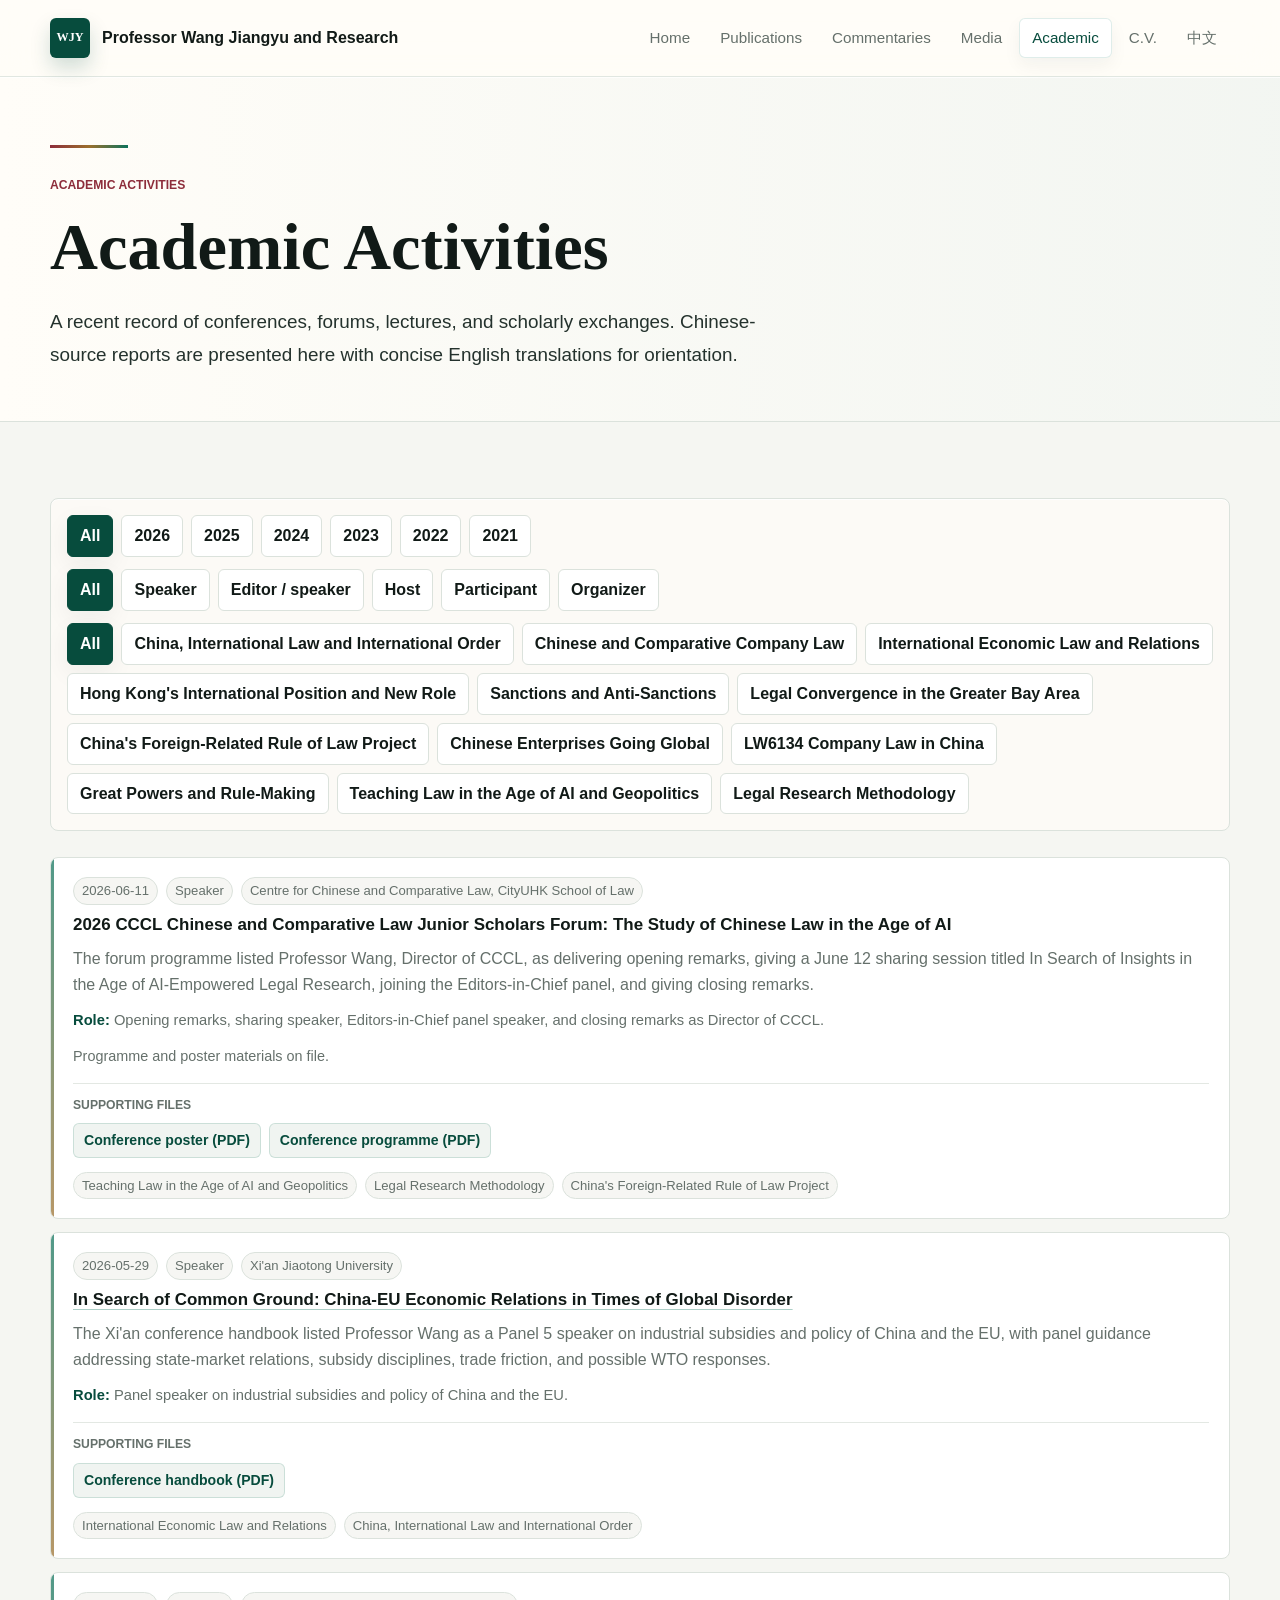
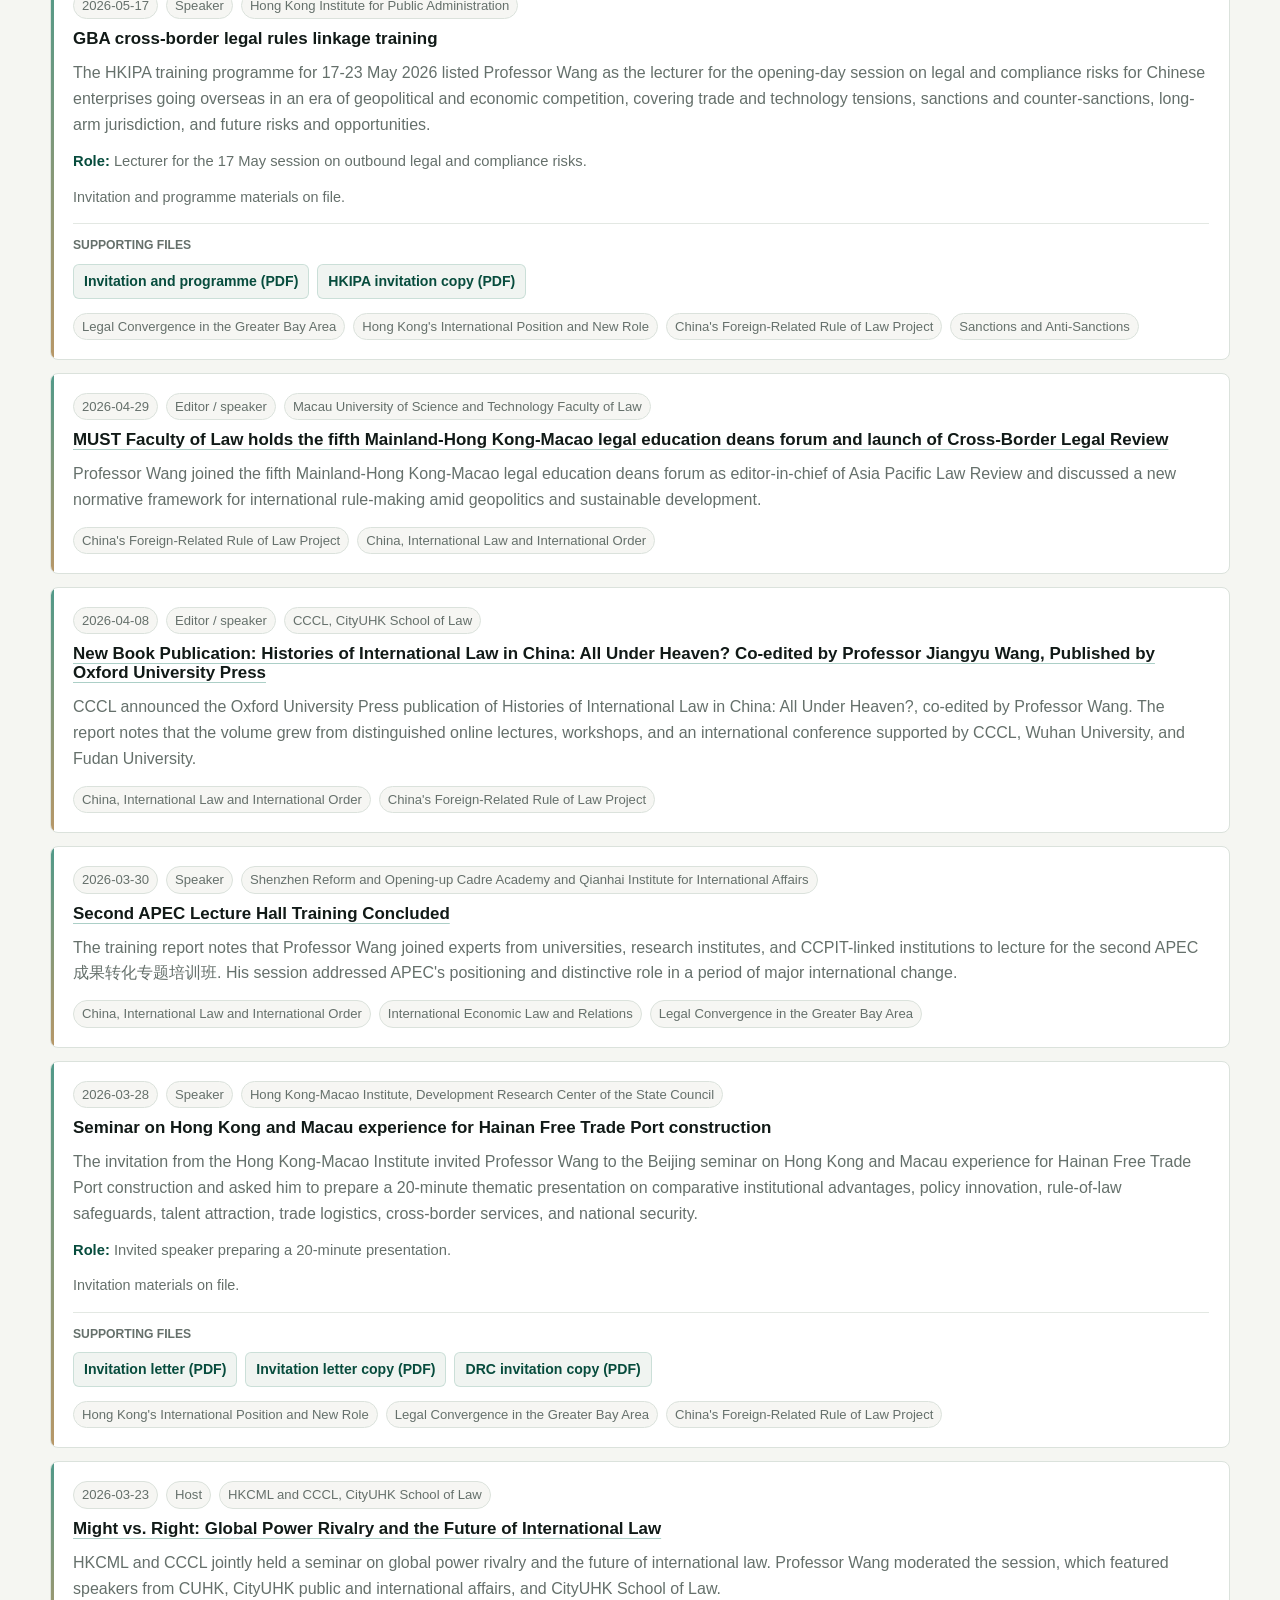
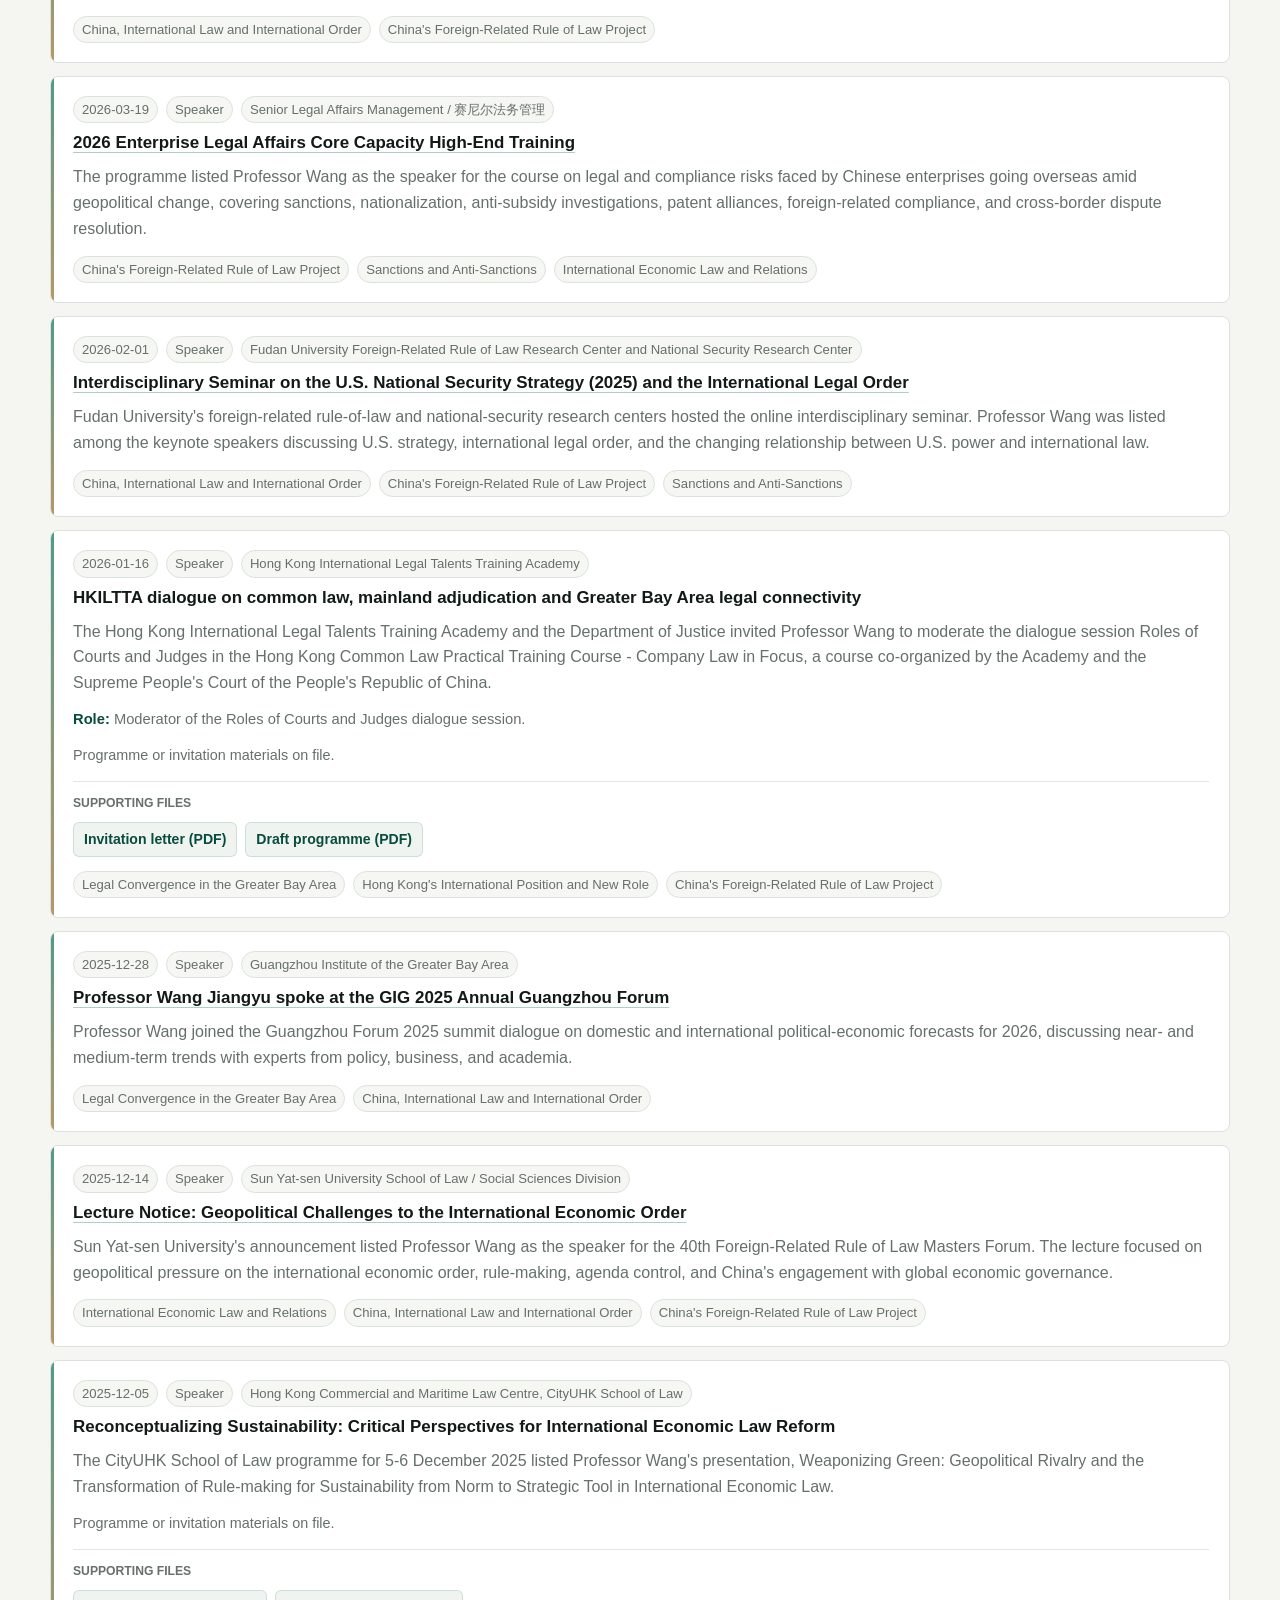
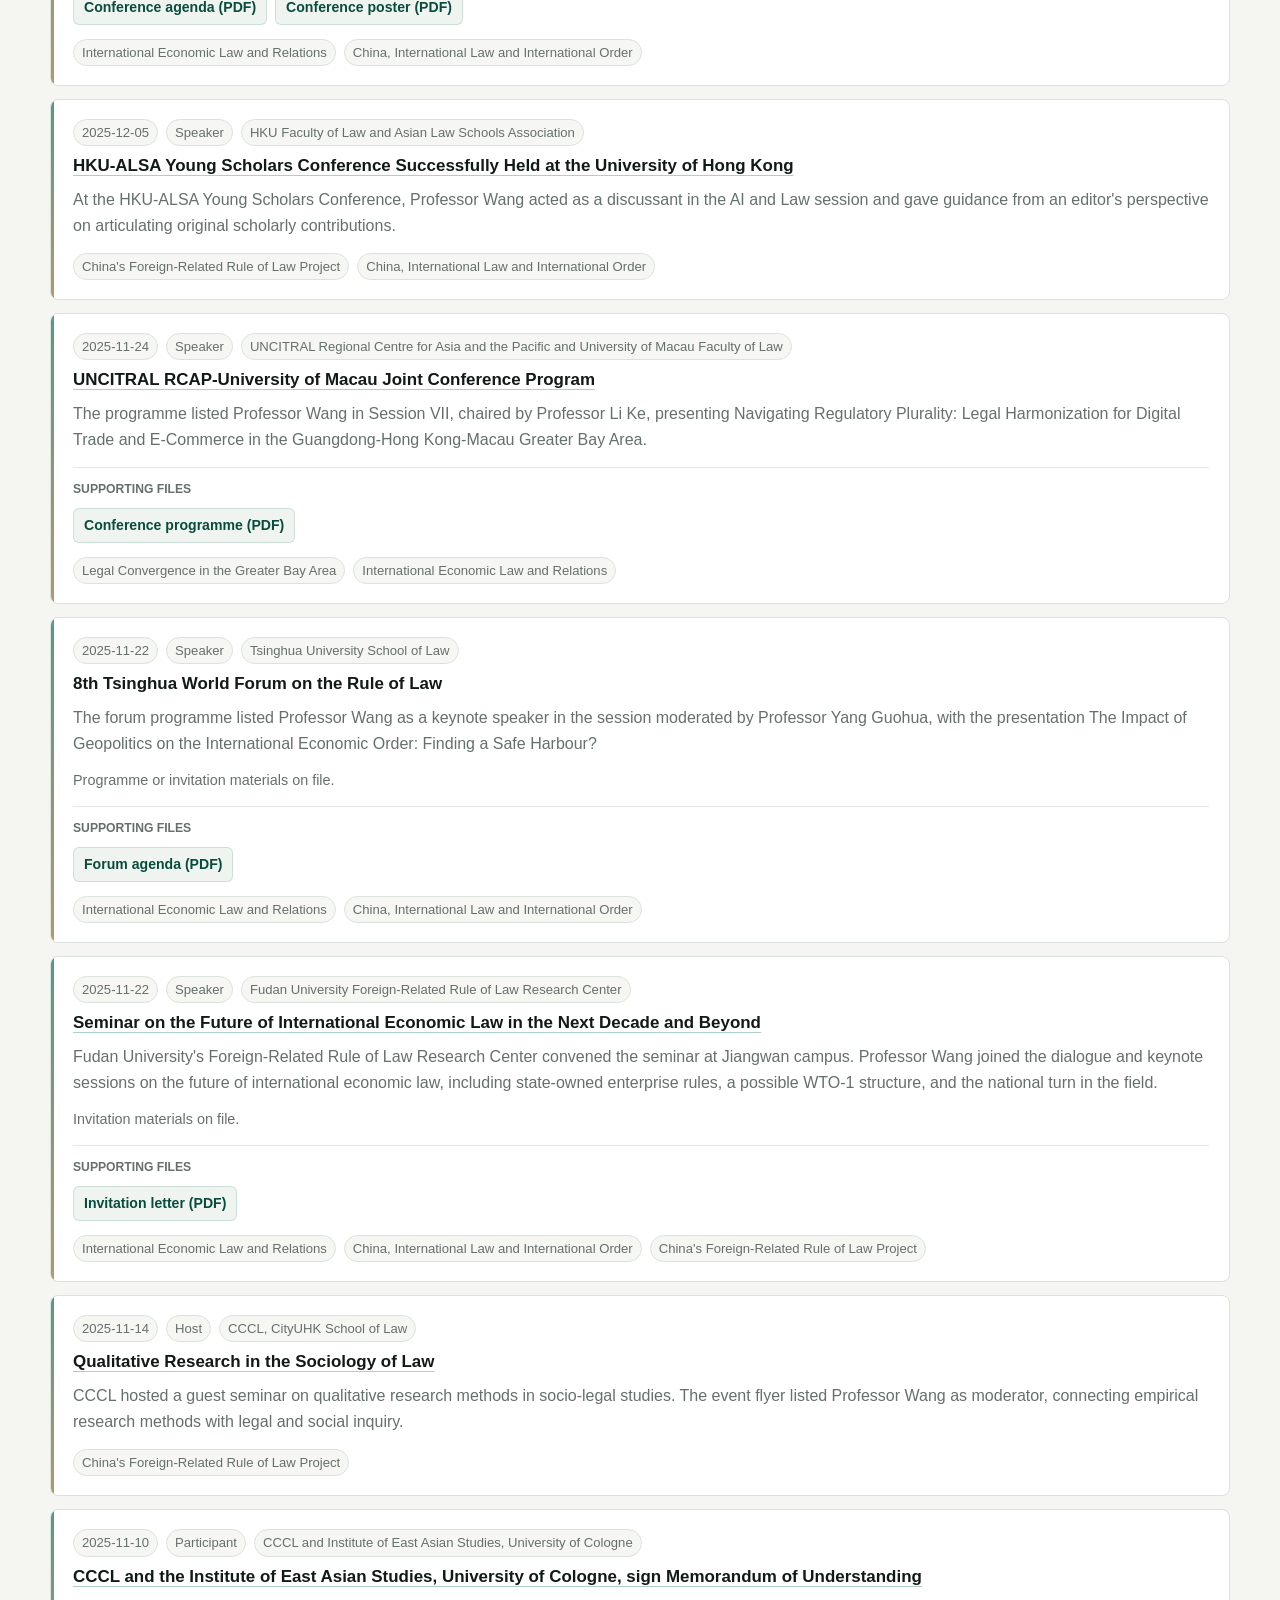
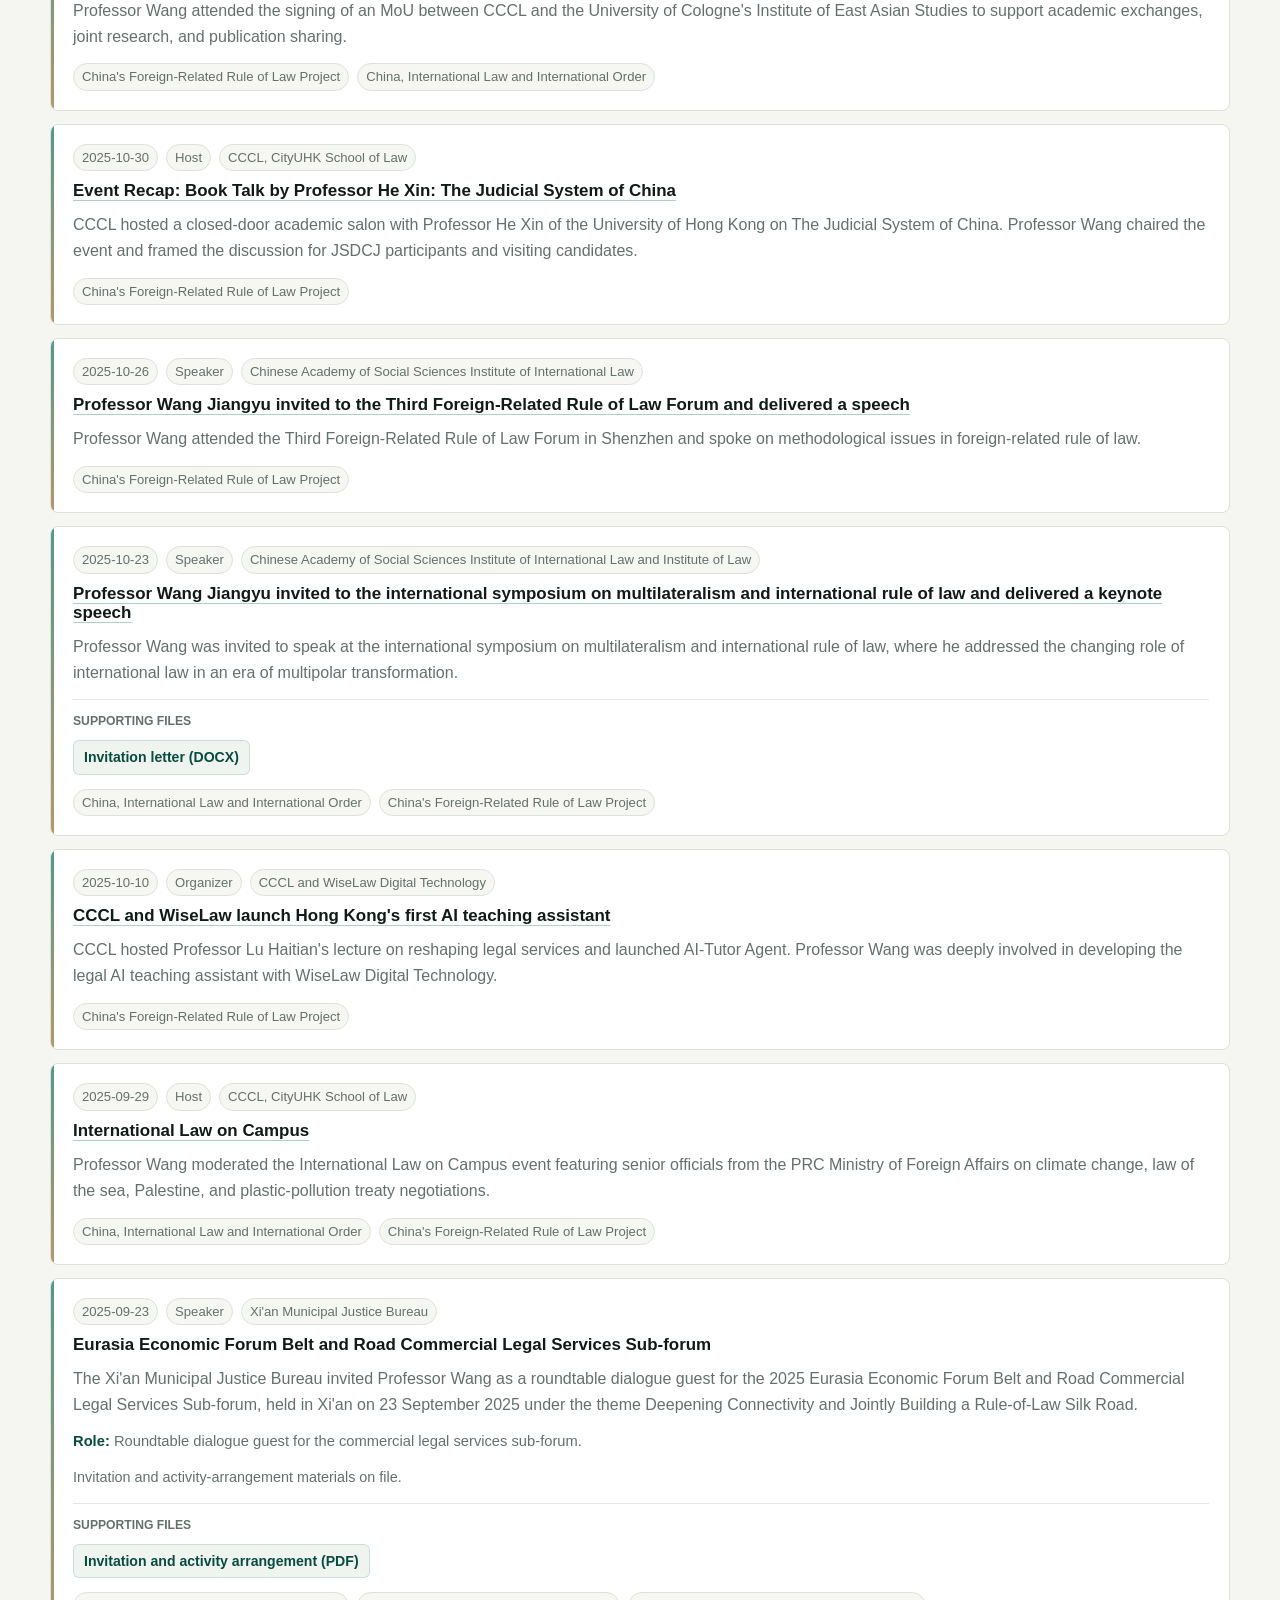
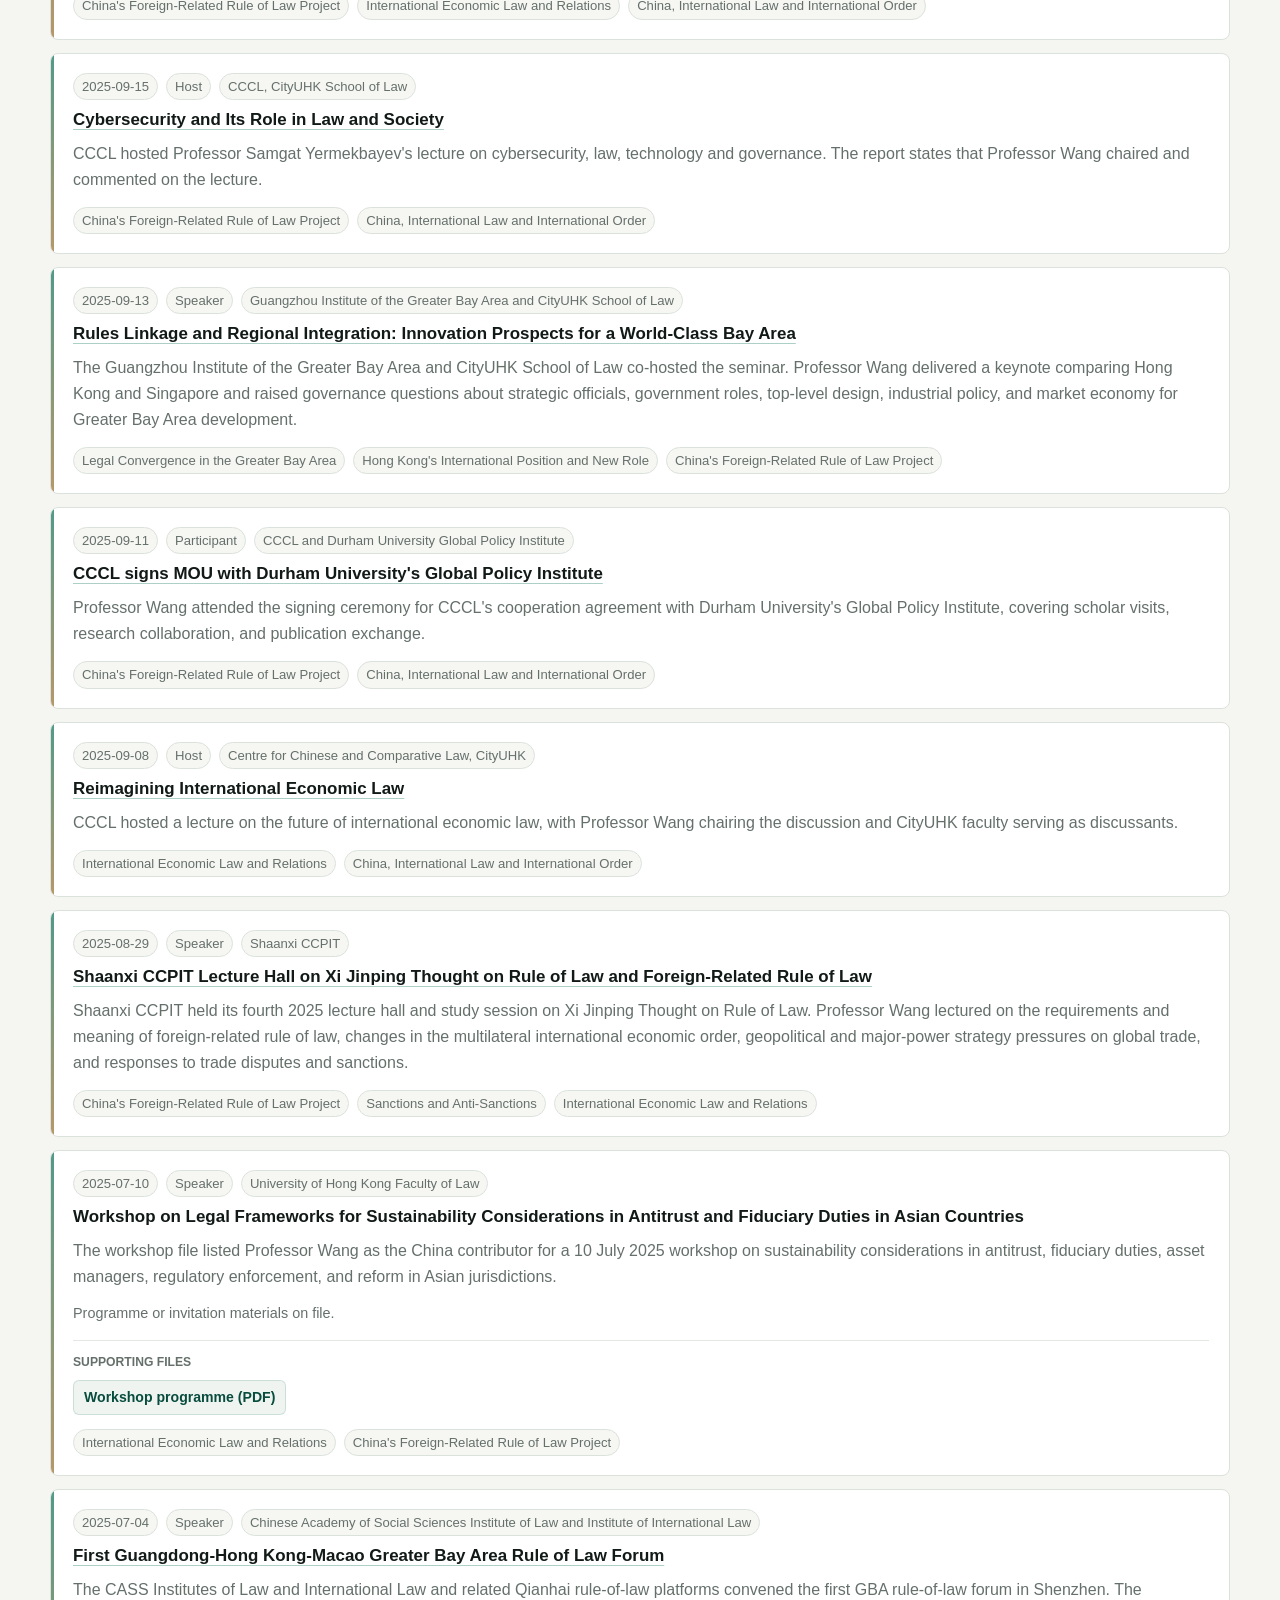
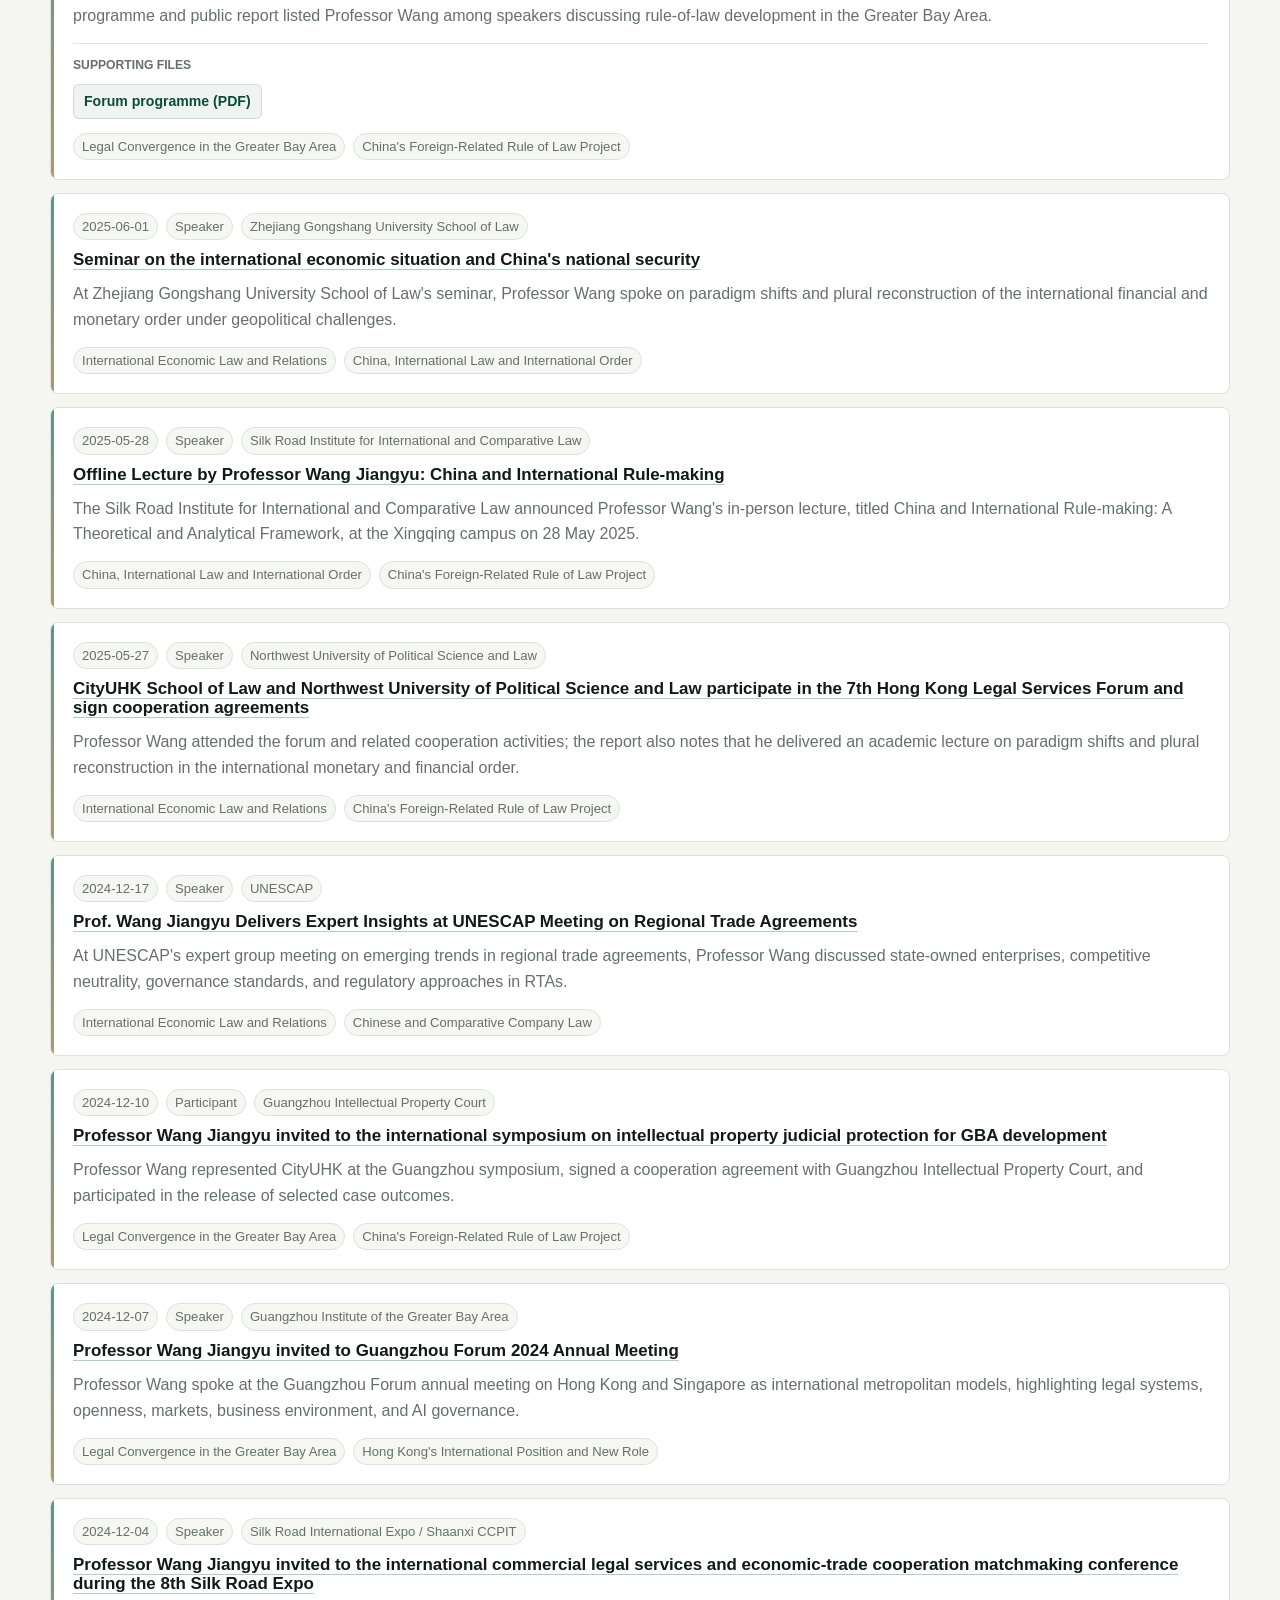
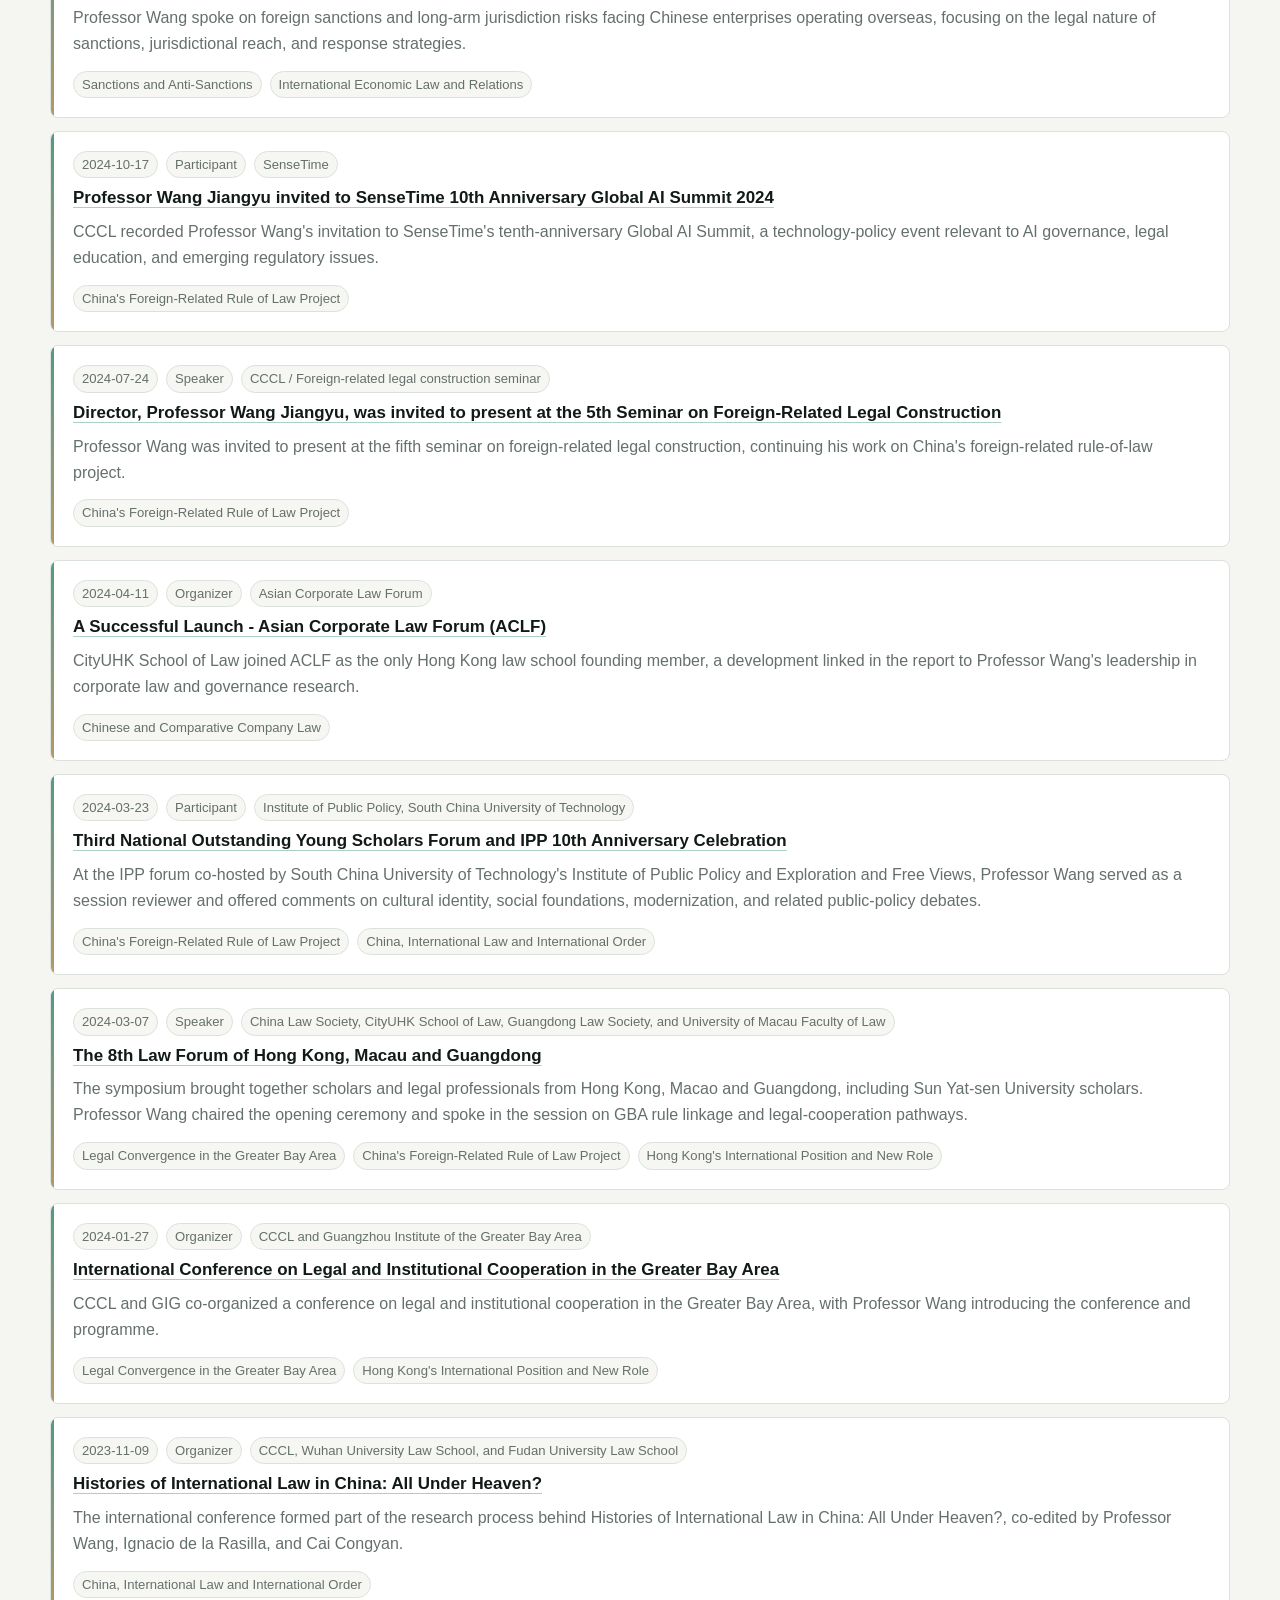
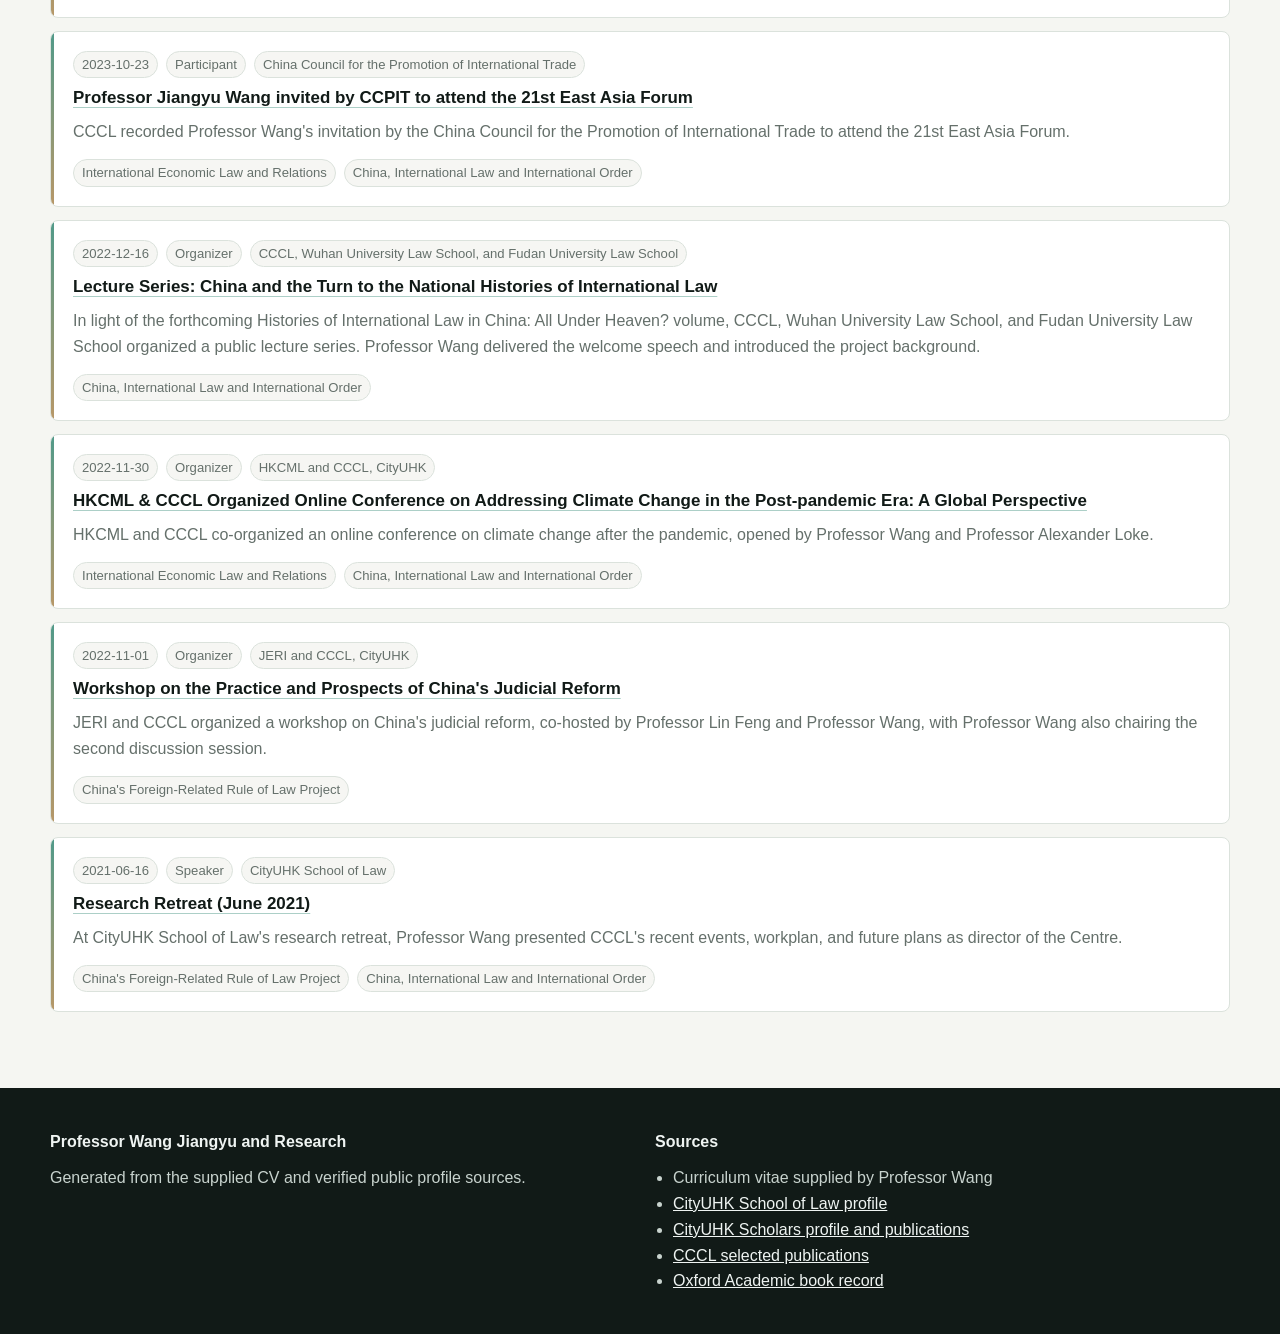
<file: academic.html>
<!doctype html>
<html lang="en">
<head>
  <meta charset="utf-8">
  <meta name="viewport" content="width=device-width, initial-scale=1">
  <title>Academic Activities | Professor Wang Jiangyu and Research</title>
  <meta name="description" content="Academic activities by Professor Wang Jiangyu">
  <meta name="theme-color" content="#f7f5ef">
  <link rel="stylesheet" href="assets/site.css">
  <script defer src="assets/site.js"></script>
</head>
<body>
  <a class="skip-link" href="#main">Skip to content</a>
  <header class="site-header">
    <div class="wrap header-inner">
      <a class="brand" href="index.html" aria-label="Professor Wang Jiangyu and Research">
        <span class="brand-mark">WJY</span>
        <span>Professor Wang Jiangyu and Research</span>
      </a>
      <nav aria-label="Primary navigation"><a class="" href="index.html">Home</a><a class="" href="publications.html">Publications</a><a class="" href="commentaries.html">Commentaries</a><a class="" href="media.html">Media</a><a class="active" href="academic.html">Academic</a><a class="" href="cv.html">C.V.</a><a class="" href="zh/academic.html">中文</a></nav>
    </div>
  </header>
  <main id="main">
  <section class="page-hero">
    <div class="wrap page-hero-inner">
      <p class="eyebrow">Academic Activities</p>
      <h1>Academic Activities</h1>
      <p class="lead">A recent record of conferences, forums, lectures, and scholarly exchanges. Chinese-source reports are presented here with concise English translations for orientation.</p>
    </div>
  </section>
  <section class="section">
    <div class="wrap">
      <div class="filter-panel">
        <div class="filter-row" data-filter-scope="academic" aria-label="Publication Categories">
    <button type="button" class="filter-button active" data-filter-criterion="year" data-filter-value="all">All</button>
    <button type="button" class="filter-button" data-filter-criterion="year" data-filter-value="2026">2026</button><button type="button" class="filter-button" data-filter-criterion="year" data-filter-value="2025">2025</button><button type="button" class="filter-button" data-filter-criterion="year" data-filter-value="2024">2024</button><button type="button" class="filter-button" data-filter-criterion="year" data-filter-value="2023">2023</button><button type="button" class="filter-button" data-filter-criterion="year" data-filter-value="2022">2022</button><button type="button" class="filter-button" data-filter-criterion="year" data-filter-value="2021">2021</button>
  </div>
        <div class="filter-row" data-filter-scope="academic" aria-label="Publication Categories">
    <button type="button" class="filter-button active" data-filter-criterion="role" data-filter-value="all">All</button>
    <button type="button" class="filter-button" data-filter-criterion="role" data-filter-value="speaker">Speaker</button><button type="button" class="filter-button" data-filter-criterion="role" data-filter-value="editor">Editor / speaker</button><button type="button" class="filter-button" data-filter-criterion="role" data-filter-value="host">Host</button><button type="button" class="filter-button" data-filter-criterion="role" data-filter-value="participant">Participant</button><button type="button" class="filter-button" data-filter-criterion="role" data-filter-value="organizer">Organizer</button>
  </div>
        <div class="filter-row" data-filter-scope="academic" aria-label="Publication Categories">
    <button type="button" class="filter-button active" data-filter-criterion="topic" data-filter-value="all">All</button>
    <button type="button" class="filter-button" data-filter-criterion="topic" data-filter-value="international-order">China, International Law and International Order</button><button type="button" class="filter-button" data-filter-criterion="topic" data-filter-value="company-law">Chinese and Comparative Company Law</button><button type="button" class="filter-button" data-filter-criterion="topic" data-filter-value="ielr">International Economic Law and Relations</button><button type="button" class="filter-button" data-filter-criterion="topic" data-filter-value="hong-kong">Hong Kong's International Position and New Role</button><button type="button" class="filter-button" data-filter-criterion="topic" data-filter-value="sanctions">Sanctions and Anti-Sanctions</button><button type="button" class="filter-button" data-filter-criterion="topic" data-filter-value="gba">Legal Convergence in the Greater Bay Area</button><button type="button" class="filter-button" data-filter-criterion="topic" data-filter-value="foreign-related-rule-of-law">China's Foreign-Related Rule of Law Project</button><button type="button" class="filter-button" data-filter-criterion="topic" data-filter-value="chinese-enterprises-going-global">Chinese Enterprises Going Global</button><button type="button" class="filter-button" data-filter-criterion="topic" data-filter-value="lw6134-company-law-china">LW6134 Company Law in China</button><button type="button" class="filter-button" data-filter-criterion="topic" data-filter-value="great-powers-rule-making">Great Powers and Rule-Making</button><button type="button" class="filter-button" data-filter-criterion="topic" data-filter-value="ai-geopolitics-law-teaching">Teaching Law in the Age of AI and Geopolitics</button><button type="button" class="filter-button" data-filter-criterion="topic" data-filter-value="legal-research-methodology">Legal Research Methodology</button>
  </div>
      </div>
      <div class="record-list" data-record-container="academic">
        <article class="record-card" data-record data-role="speaker" data-topic="ai-geopolitics-law-teaching legal-research-methodology foreign-related-rule-of-law" data-year="2026">
    <div class="record-meta">
      <span>2026-06-11</span>
      <span>Speaker</span>
      <span>Centre for Chinese and Comparative Law, CityUHK School of Law</span>
    </div>
    <h3>2026 CCCL Chinese and Comparative Law Junior Scholars Forum: The Study of Chinese Law in the Age of AI</h3>
    <p>The forum programme listed Professor Wang, Director of CCCL, as delivering opening remarks, giving a June 12 sharing session titled In Search of Insights in the Age of AI-Empowered Legal Research, joining the Editors-in-Chief panel, and giving closing remarks.</p>
    <p class="record-role"><strong>Role:</strong> Opening remarks, sharing speaker, Editors-in-Chief panel speaker, and closing remarks as Director of CCCL.</p>
    <p class="record-note">Programme and poster materials on file.</p>
    <div class="record-attachments" aria-label="Supporting files"><strong>Supporting files</strong><div class="file-links"><a class="file-link" href="assets/academic/2026-cccl-junior-scholars-forum-poster.pdf">Conference poster (PDF)</a><a class="file-link" href="assets/academic/2026-cccl-junior-scholars-forum-programme.pdf">Conference programme (PDF)</a></div></div>
    <div class="tags"><span>Teaching Law in the Age of AI and Geopolitics</span><span>Legal Research Methodology</span><span>China's Foreign-Related Rule of Law Project</span></div>
  </article><article class="record-card" data-record data-role="speaker" data-topic="ielr international-order" data-year="2026">
    <div class="record-meta">
      <span>2026-05-29</span>
      <span>Speaker</span>
      <span>Xi'an Jiaotong University</span>
    </div>
    <h3><a class="text-link" href="https://ielp.worldtradelaw.net/2026/05/conference-on-in-search-of-common-ground-china-eu-economic-relations-in-times-of-global-disorder/">In Search of Common Ground: China-EU Economic Relations in Times of Global Disorder</a></h3>
    <p>The Xi'an conference handbook listed Professor Wang as a Panel 5 speaker on industrial subsidies and policy of China and the EU, with panel guidance addressing state-market relations, subsidy disciplines, trade friction, and possible WTO responses.</p>
    <p class="record-role"><strong>Role:</strong> Panel speaker on industrial subsidies and policy of China and the EU.</p>
    <div class="record-attachments" aria-label="Supporting files"><strong>Supporting files</strong><div class="file-links"><a class="file-link" href="assets/academic/2026-xian-china-eu-conference-handbook.pdf">Conference handbook (PDF)</a></div></div>
    <div class="tags"><span>International Economic Law and Relations</span><span>China, International Law and International Order</span></div>
  </article><article class="record-card" data-record data-role="speaker" data-topic="gba hong-kong foreign-related-rule-of-law sanctions" data-year="2026">
    <div class="record-meta">
      <span>2026-05-17</span>
      <span>Speaker</span>
      <span>Hong Kong Institute for Public Administration</span>
    </div>
    <h3>GBA cross-border legal rules linkage training</h3>
    <p>The HKIPA training programme for 17-23 May 2026 listed Professor Wang as the lecturer for the opening-day session on legal and compliance risks for Chinese enterprises going overseas in an era of geopolitical and economic competition, covering trade and technology tensions, sanctions and counter-sanctions, long-arm jurisdiction, and future risks and opportunities.</p>
    <p class="record-role"><strong>Role:</strong> Lecturer for the 17 May session on outbound legal and compliance risks.</p>
    <p class="record-note">Invitation and programme materials on file.</p>
    <div class="record-attachments" aria-label="Supporting files"><strong>Supporting files</strong><div class="file-links"><a class="file-link" href="assets/academic/2026-hkipa-gba-cross-border-legal-rules-training-invitation.pdf">Invitation and programme (PDF)</a><a class="file-link" href="assets/academic/2026-hkipa-gba-cross-border-legal-rules-training-invitation-hkipa.pdf">HKIPA invitation copy (PDF)</a></div></div>
    <div class="tags"><span>Legal Convergence in the Greater Bay Area</span><span>Hong Kong's International Position and New Role</span><span>China's Foreign-Related Rule of Law Project</span><span>Sanctions and Anti-Sanctions</span></div>
  </article><article class="record-card" data-record data-role="editor" data-topic="foreign-related-rule-of-law international-order" data-year="2026">
    <div class="record-meta">
      <span>2026-04-29</span>
      <span>Editor / speaker</span>
      <span>Macau University of Science and Technology Faculty of Law</span>
    </div>
    <h3><a class="text-link" href="https://www.must.edu.mo/id-13630/article/view/id-40833.html?locale=zh_CN">MUST Faculty of Law holds the fifth Mainland-Hong Kong-Macao legal education deans forum and launch of Cross-Border Legal Review</a></h3>
    <p>Professor Wang joined the fifth Mainland-Hong Kong-Macao legal education deans forum as editor-in-chief of Asia Pacific Law Review and discussed a new normative framework for international rule-making amid geopolitics and sustainable development.</p>
    <div class="tags"><span>China's Foreign-Related Rule of Law Project</span><span>China, International Law and International Order</span></div>
  </article><article class="record-card" data-record data-role="editor" data-topic="international-order foreign-related-rule-of-law" data-year="2026">
    <div class="record-meta">
      <span>2026-04-08</span>
      <span>Editor / speaker</span>
      <span>CCCL, CityUHK School of Law</span>
    </div>
    <h3><a class="text-link" href="https://www.cityu.edu.hk/slw/events-media/news/new-book-publication_by-professor-jiangyu-wang">New Book Publication: Histories of International Law in China: All Under Heaven? Co-edited by Professor Jiangyu Wang, Published by Oxford University Press</a></h3>
    <p>CCCL announced the Oxford University Press publication of Histories of International Law in China: All Under Heaven?, co-edited by Professor Wang. The report notes that the volume grew from distinguished online lectures, workshops, and an international conference supported by CCCL, Wuhan University, and Fudan University.</p>
    <div class="tags"><span>China, International Law and International Order</span><span>China's Foreign-Related Rule of Law Project</span></div>
  </article><article class="record-card" data-record data-role="speaker" data-topic="international-order ielr gba" data-year="2026">
    <div class="record-meta">
      <span>2026-03-30</span>
      <span>Speaker</span>
      <span>Shenzhen Reform and Opening-up Cadre Academy and Qianhai Institute for International Affairs</span>
    </div>
    <h3><a class="text-link" href="https://mp.weixin.qq.com/s/ubjb1upqZ3u62KUnk_k4hA">Second APEC Lecture Hall Training Concluded</a></h3>
    <p>The training report notes that Professor Wang joined experts from universities, research institutes, and CCPIT-linked institutions to lecture for the second APEC成果转化专题培训班. His session addressed APEC's positioning and distinctive role in a period of major international change.</p>
    <div class="tags"><span>China, International Law and International Order</span><span>International Economic Law and Relations</span><span>Legal Convergence in the Greater Bay Area</span></div>
  </article><article class="record-card" data-record data-role="speaker" data-topic="hong-kong gba foreign-related-rule-of-law" data-year="2026">
    <div class="record-meta">
      <span>2026-03-28</span>
      <span>Speaker</span>
      <span>Hong Kong-Macao Institute, Development Research Center of the State Council</span>
    </div>
    <h3>Seminar on Hong Kong and Macau experience for Hainan Free Trade Port construction</h3>
    <p>The invitation from the Hong Kong-Macao Institute invited Professor Wang to the Beijing seminar on Hong Kong and Macau experience for Hainan Free Trade Port construction and asked him to prepare a 20-minute thematic presentation on comparative institutional advantages, policy innovation, rule-of-law safeguards, talent attraction, trade logistics, cross-border services, and national security.</p>
    <p class="record-role"><strong>Role:</strong> Invited speaker preparing a 20-minute presentation.</p>
    <p class="record-note">Invitation materials on file.</p>
    <div class="record-attachments" aria-label="Supporting files"><strong>Supporting files</strong><div class="file-links"><a class="file-link" href="assets/academic/2026-hkmacao-institute-hainan-free-trade-port-invitation.pdf">Invitation letter (PDF)</a><a class="file-link" href="assets/academic/2026-hkmacao-institute-hainan-free-trade-port-invitation-alt.pdf">Invitation letter copy (PDF)</a><a class="file-link" href="assets/academic/2026-hkmacao-institute-hainan-free-trade-port-invitation-drc.pdf">DRC invitation copy (PDF)</a></div></div>
    <div class="tags"><span>Hong Kong's International Position and New Role</span><span>Legal Convergence in the Greater Bay Area</span><span>China's Foreign-Related Rule of Law Project</span></div>
  </article><article class="record-card" data-record data-role="host" data-topic="international-order foreign-related-rule-of-law" data-year="2026">
    <div class="record-meta">
      <span>2026-03-23</span>
      <span>Host</span>
      <span>HKCML and CCCL, CityUHK School of Law</span>
    </div>
    <h3><a class="text-link" href="https://www.cityu.edu.hk/en/slw/events-media/news/hkcml-cccl-might-vs-right-seminar">Might vs. Right: Global Power Rivalry and the Future of International Law</a></h3>
    <p>HKCML and CCCL jointly held a seminar on global power rivalry and the future of international law. Professor Wang moderated the session, which featured speakers from CUHK, CityUHK public and international affairs, and CityUHK School of Law.</p>
    <div class="tags"><span>China, International Law and International Order</span><span>China's Foreign-Related Rule of Law Project</span></div>
  </article><article class="record-card" data-record data-role="speaker" data-topic="foreign-related-rule-of-law sanctions ielr" data-year="2026">
    <div class="record-meta">
      <span>2026-03-19</span>
      <span>Speaker</span>
      <span>Senior Legal Affairs Management / 赛尼尔法务管理</span>
    </div>
    <h3><a class="text-link" href="https://mp.weixin.qq.com/s/C2BuROS2j2kZ3zza0l-_SQ">2026 Enterprise Legal Affairs Core Capacity High-End Training</a></h3>
    <p>The programme listed Professor Wang as the speaker for the course on legal and compliance risks faced by Chinese enterprises going overseas amid geopolitical change, covering sanctions, nationalization, anti-subsidy investigations, patent alliances, foreign-related compliance, and cross-border dispute resolution.</p>
    <div class="tags"><span>China's Foreign-Related Rule of Law Project</span><span>Sanctions and Anti-Sanctions</span><span>International Economic Law and Relations</span></div>
  </article><article class="record-card" data-record data-role="speaker" data-topic="international-order foreign-related-rule-of-law sanctions" data-year="2026">
    <div class="record-meta">
      <span>2026-02-01</span>
      <span>Speaker</span>
      <span>Fudan University Foreign-Related Rule of Law Research Center and National Security Research Center</span>
    </div>
    <h3><a class="text-link" href="https://mp.weixin.qq.com/s/AXCuciYAio5LbD6oLpQoAw">Interdisciplinary Seminar on the U.S. National Security Strategy (2025) and the International Legal Order</a></h3>
    <p>Fudan University's foreign-related rule-of-law and national-security research centers hosted the online interdisciplinary seminar. Professor Wang was listed among the keynote speakers discussing U.S. strategy, international legal order, and the changing relationship between U.S. power and international law.</p>
    <div class="tags"><span>China, International Law and International Order</span><span>China's Foreign-Related Rule of Law Project</span><span>Sanctions and Anti-Sanctions</span></div>
  </article><article class="record-card" data-record data-role="speaker" data-topic="gba hong-kong foreign-related-rule-of-law" data-year="2026">
    <div class="record-meta">
      <span>2026-01-16</span>
      <span>Speaker</span>
      <span>Hong Kong International Legal Talents Training Academy</span>
    </div>
    <h3>HKILTTA dialogue on common law, mainland adjudication and Greater Bay Area legal connectivity</h3>
    <p>The Hong Kong International Legal Talents Training Academy and the Department of Justice invited Professor Wang to moderate the dialogue session Roles of Courts and Judges in the Hong Kong Common Law Practical Training Course - Company Law in Focus, a course co-organized by the Academy and the Supreme People's Court of the People's Republic of China.</p>
    <p class="record-role"><strong>Role:</strong> Moderator of the Roles of Courts and Judges dialogue session.</p>
    <p class="record-note">Programme or invitation materials on file.</p>
    <div class="record-attachments" aria-label="Supporting files"><strong>Supporting files</strong><div class="file-links"><a class="file-link" href="assets/academic/2026-hkiltta-common-law-training-invitation.pdf">Invitation letter (PDF)</a><a class="file-link" href="assets/academic/2026-hkiltta-common-law-training-programme.pdf">Draft programme (PDF)</a></div></div>
    <div class="tags"><span>Legal Convergence in the Greater Bay Area</span><span>Hong Kong's International Position and New Role</span><span>China's Foreign-Related Rule of Law Project</span></div>
  </article><article class="record-card" data-record data-role="speaker" data-topic="gba international-order" data-year="2025">
    <div class="record-meta">
      <span>2025-12-28</span>
      <span>Speaker</span>
      <span>Guangzhou Institute of the Greater Bay Area</span>
    </div>
    <h3><a class="text-link" href="https://www.cityu.edu.hk/slw/events-media/news/professor-wang-jiangyu-spoke-at-the-gig-2025-annual-guangzhou-forum">Professor Wang Jiangyu spoke at the GIG 2025 Annual Guangzhou Forum</a></h3>
    <p>Professor Wang joined the Guangzhou Forum 2025 summit dialogue on domestic and international political-economic forecasts for 2026, discussing near- and medium-term trends with experts from policy, business, and academia.</p>
    <div class="tags"><span>Legal Convergence in the Greater Bay Area</span><span>China, International Law and International Order</span></div>
  </article><article class="record-card" data-record data-role="speaker" data-topic="ielr international-order foreign-related-rule-of-law" data-year="2025">
    <div class="record-meta">
      <span>2025-12-14</span>
      <span>Speaker</span>
      <span>Sun Yat-sen University School of Law / Social Sciences Division</span>
    </div>
    <h3><a class="text-link" href="https://mp.weixin.qq.com/s/54WfiPGiLbxquye9hgsJ0A">Lecture Notice: Geopolitical Challenges to the International Economic Order</a></h3>
    <p>Sun Yat-sen University's announcement listed Professor Wang as the speaker for the 40th Foreign-Related Rule of Law Masters Forum. The lecture focused on geopolitical pressure on the international economic order, rule-making, agenda control, and China's engagement with global economic governance.</p>
    <div class="tags"><span>International Economic Law and Relations</span><span>China, International Law and International Order</span><span>China's Foreign-Related Rule of Law Project</span></div>
  </article><article class="record-card" data-record data-role="speaker" data-topic="ielr international-order" data-year="2025">
    <div class="record-meta">
      <span>2025-12-05</span>
      <span>Speaker</span>
      <span>Hong Kong Commercial and Maritime Law Centre, CityUHK School of Law</span>
    </div>
    <h3>Reconceptualizing Sustainability: Critical Perspectives for International Economic Law Reform</h3>
    <p>The CityUHK School of Law programme for 5-6 December 2025 listed Professor Wang's presentation, Weaponizing Green: Geopolitical Rivalry and the Transformation of Rule-making for Sustainability from Norm to Strategic Tool in International Economic Law.</p>
    <p class="record-note">Programme or invitation materials on file.</p>
    <div class="record-attachments" aria-label="Supporting files"><strong>Supporting files</strong><div class="file-links"><a class="file-link" href="assets/academic/2025-hkcml-sustainability-iel-reform-agenda.pdf">Conference agenda (PDF)</a><a class="file-link" href="assets/academic/2025-hkcml-sustainability-iel-reform-poster.pdf">Conference poster (PDF)</a></div></div>
    <div class="tags"><span>International Economic Law and Relations</span><span>China, International Law and International Order</span></div>
  </article><article class="record-card" data-record data-role="speaker" data-topic="foreign-related-rule-of-law international-order" data-year="2025">
    <div class="record-meta">
      <span>2025-12-05</span>
      <span>Speaker</span>
      <span>HKU Faculty of Law and Asian Law Schools Association</span>
    </div>
    <h3><a class="text-link" href="https://researchblog.law.hku.hk/2025/12/hkualsa-young-scholars-conference.html?m=1">HKU-ALSA Young Scholars Conference Successfully Held at the University of Hong Kong</a></h3>
    <p>At the HKU-ALSA Young Scholars Conference, Professor Wang acted as a discussant in the AI and Law session and gave guidance from an editor's perspective on articulating original scholarly contributions.</p>
    <div class="tags"><span>China's Foreign-Related Rule of Law Project</span><span>China, International Law and International Order</span></div>
  </article><article class="record-card" data-record data-role="speaker" data-topic="gba ielr" data-year="2025">
    <div class="record-meta">
      <span>2025-11-24</span>
      <span>Speaker</span>
      <span>UNCITRAL Regional Centre for Asia and the Pacific and University of Macau Faculty of Law</span>
    </div>
    <h3><a class="text-link" href="https://fll.um.edu.mo/wp-content/uploads/2025/11/UNCITRAL-RCAP-UM-Joint-Conference-Program.pdf">UNCITRAL RCAP-University of Macau Joint Conference Program</a></h3>
    <p>The programme listed Professor Wang in Session VII, chaired by Professor Li Ke, presenting Navigating Regulatory Plurality: Legal Harmonization for Digital Trade and E-Commerce in the Guangdong-Hong Kong-Macau Greater Bay Area.</p>
    <div class="record-attachments" aria-label="Supporting files"><strong>Supporting files</strong><div class="file-links"><a class="file-link" href="assets/academic/2025-uncitral-rcap-um-joint-conference-program.pdf">Conference programme (PDF)</a></div></div>
    <div class="tags"><span>Legal Convergence in the Greater Bay Area</span><span>International Economic Law and Relations</span></div>
  </article><article class="record-card" data-record data-role="speaker" data-topic="ielr international-order" data-year="2025">
    <div class="record-meta">
      <span>2025-11-22</span>
      <span>Speaker</span>
      <span>Tsinghua University School of Law</span>
    </div>
    <h3>8th Tsinghua World Forum on the Rule of Law</h3>
    <p>The forum programme listed Professor Wang as a keynote speaker in the session moderated by Professor Yang Guohua, with the presentation The Impact of Geopolitics on the International Economic Order: Finding a Safe Harbour?</p>
    <p class="record-note">Programme or invitation materials on file.</p>
    <div class="record-attachments" aria-label="Supporting files"><strong>Supporting files</strong><div class="file-links"><a class="file-link" href="assets/academic/2025-tsinghua-world-rule-of-law-forum-agenda.pdf">Forum agenda (PDF)</a></div></div>
    <div class="tags"><span>International Economic Law and Relations</span><span>China, International Law and International Order</span></div>
  </article><article class="record-card" data-record data-role="speaker" data-topic="ielr international-order foreign-related-rule-of-law" data-year="2025">
    <div class="record-meta">
      <span>2025-11-22</span>
      <span>Speaker</span>
      <span>Fudan University Foreign-Related Rule of Law Research Center</span>
    </div>
    <h3><a class="text-link" href="https://mp.weixin.qq.com/s/rhpWxL60z01YfqGIRn-mzw">Seminar on the Future of International Economic Law in the Next Decade and Beyond</a></h3>
    <p>Fudan University's Foreign-Related Rule of Law Research Center convened the seminar at Jiangwan campus. Professor Wang joined the dialogue and keynote sessions on the future of international economic law, including state-owned enterprise rules, a possible WTO-1 structure, and the national turn in the field.</p>
    <p class="record-note">Invitation materials on file.</p>
    <div class="record-attachments" aria-label="Supporting files"><strong>Supporting files</strong><div class="file-links"><a class="file-link" href="assets/academic/2025-fudan-international-economic-law-future-invitation.pdf">Invitation letter (PDF)</a></div></div>
    <div class="tags"><span>International Economic Law and Relations</span><span>China, International Law and International Order</span><span>China's Foreign-Related Rule of Law Project</span></div>
  </article><article class="record-card" data-record data-role="host" data-topic="foreign-related-rule-of-law" data-year="2025">
    <div class="record-meta">
      <span>2025-11-14</span>
      <span>Host</span>
      <span>CCCL, CityUHK School of Law</span>
    </div>
    <h3><a class="text-link" href="https://www.cityu.edu.hk/slw/lib/doc/CCCL/E20251114_Qualitative%20Research%20in%20the%20Sociology%20of%20Law.pdf">Qualitative Research in the Sociology of Law</a></h3>
    <p>CCCL hosted a guest seminar on qualitative research methods in socio-legal studies. The event flyer listed Professor Wang as moderator, connecting empirical research methods with legal and social inquiry.</p>
    <div class="tags"><span>China's Foreign-Related Rule of Law Project</span></div>
  </article><article class="record-card" data-record data-role="participant" data-topic="foreign-related-rule-of-law international-order" data-year="2025">
    <div class="record-meta">
      <span>2025-11-10</span>
      <span>Participant</span>
      <span>CCCL and Institute of East Asian Studies, University of Cologne</span>
    </div>
    <h3><a class="text-link" href="https://www.cityu.edu.hk/slw/CCCL/News/2025/20251110_news.html">CCCL and the Institute of East Asian Studies, University of Cologne, sign Memorandum of Understanding</a></h3>
    <p>Professor Wang attended the signing of an MoU between CCCL and the University of Cologne's Institute of East Asian Studies to support academic exchanges, joint research, and publication sharing.</p>
    <div class="tags"><span>China's Foreign-Related Rule of Law Project</span><span>China, International Law and International Order</span></div>
  </article><article class="record-card" data-record data-role="host" data-topic="foreign-related-rule-of-law" data-year="2025">
    <div class="record-meta">
      <span>2025-10-30</span>
      <span>Host</span>
      <span>CCCL, CityUHK School of Law</span>
    </div>
    <h3><a class="text-link" href="https://www.cityu.edu.hk/slw/lib/doc/CCCL/N20251030_Book%E2%80%AFTalk%E2%80%AFby%E2%80%AFProfessor%E2%80%AFHe%E2%80%AFXin.pdf">Event Recap: Book Talk by Professor He Xin: The Judicial System of China</a></h3>
    <p>CCCL hosted a closed-door academic salon with Professor He Xin of the University of Hong Kong on The Judicial System of China. Professor Wang chaired the event and framed the discussion for JSDCJ participants and visiting candidates.</p>
    <div class="tags"><span>China's Foreign-Related Rule of Law Project</span></div>
  </article><article class="record-card" data-record data-role="speaker" data-topic="foreign-related-rule-of-law" data-year="2025">
    <div class="record-meta">
      <span>2025-10-26</span>
      <span>Speaker</span>
      <span>Chinese Academy of Social Sciences Institute of International Law</span>
    </div>
    <h3><a class="text-link" href="https://www.cityu.edu.hk/slw/lib/doc/CCCL/News_20251026.pdf">Professor Wang Jiangyu invited to the Third Foreign-Related Rule of Law Forum and delivered a speech</a></h3>
    <p>Professor Wang attended the Third Foreign-Related Rule of Law Forum in Shenzhen and spoke on methodological issues in foreign-related rule of law.</p>
    <div class="tags"><span>China's Foreign-Related Rule of Law Project</span></div>
  </article><article class="record-card" data-record data-role="speaker" data-topic="international-order foreign-related-rule-of-law" data-year="2025">
    <div class="record-meta">
      <span>2025-10-23</span>
      <span>Speaker</span>
      <span>Chinese Academy of Social Sciences Institute of International Law and Institute of Law</span>
    </div>
    <h3><a class="text-link" href="https://www.cityu.edu.hk/slw/lib/doc/CCCL/News_20251023_24.pdf">Professor Wang Jiangyu invited to the international symposium on multilateralism and international rule of law and delivered a keynote speech</a></h3>
    <p>Professor Wang was invited to speak at the international symposium on multilateralism and international rule of law, where he addressed the changing role of international law in an era of multipolar transformation.</p>
    <div class="record-attachments" aria-label="Supporting files"><strong>Supporting files</strong><div class="file-links"><a class="file-link" href="assets/academic/2025-world-international-law-congress-invitation.docx">Invitation letter (DOCX)</a></div></div>
    <div class="tags"><span>China, International Law and International Order</span><span>China's Foreign-Related Rule of Law Project</span></div>
  </article><article class="record-card" data-record data-role="organizer" data-topic="foreign-related-rule-of-law" data-year="2025">
    <div class="record-meta">
      <span>2025-10-10</span>
      <span>Organizer</span>
      <span>CCCL and WiseLaw Digital Technology</span>
    </div>
    <h3><a class="text-link" href="https://www.cityu.edu.hk/slw/lib/doc/CCCL/N20251010_CCCL%20and%20WiseLaw%20Launch%20Hong%20Kong%E2%80%99s%20First%20AI%20Teaching%20Assistant.pdf">CCCL and WiseLaw launch Hong Kong's first AI teaching assistant</a></h3>
    <p>CCCL hosted Professor Lu Haitian's lecture on reshaping legal services and launched AI-Tutor Agent. Professor Wang was deeply involved in developing the legal AI teaching assistant with WiseLaw Digital Technology.</p>
    <div class="tags"><span>China's Foreign-Related Rule of Law Project</span></div>
  </article><article class="record-card" data-record data-role="host" data-topic="international-order foreign-related-rule-of-law" data-year="2025">
    <div class="record-meta">
      <span>2025-09-29</span>
      <span>Host</span>
      <span>CCCL, CityUHK School of Law</span>
    </div>
    <h3><a class="text-link" href="https://www.cityu.edu.hk/slw/events-media/news/international-law-campus">International Law on Campus</a></h3>
    <p>Professor Wang moderated the International Law on Campus event featuring senior officials from the PRC Ministry of Foreign Affairs on climate change, law of the sea, Palestine, and plastic-pollution treaty negotiations.</p>
    <div class="tags"><span>China, International Law and International Order</span><span>China's Foreign-Related Rule of Law Project</span></div>
  </article><article class="record-card" data-record data-role="speaker" data-topic="foreign-related-rule-of-law ielr international-order" data-year="2025">
    <div class="record-meta">
      <span>2025-09-23</span>
      <span>Speaker</span>
      <span>Xi'an Municipal Justice Bureau</span>
    </div>
    <h3>Eurasia Economic Forum Belt and Road Commercial Legal Services Sub-forum</h3>
    <p>The Xi'an Municipal Justice Bureau invited Professor Wang as a roundtable dialogue guest for the 2025 Eurasia Economic Forum Belt and Road Commercial Legal Services Sub-forum, held in Xi'an on 23 September 2025 under the theme Deepening Connectivity and Jointly Building a Rule-of-Law Silk Road.</p>
    <p class="record-role"><strong>Role:</strong> Roundtable dialogue guest for the commercial legal services sub-forum.</p>
    <p class="record-note">Invitation and activity-arrangement materials on file.</p>
    <div class="record-attachments" aria-label="Supporting files"><strong>Supporting files</strong><div class="file-links"><a class="file-link" href="assets/academic/2025-eurasia-economic-forum-bri-commercial-legal-services-invitation.pdf">Invitation and activity arrangement (PDF)</a></div></div>
    <div class="tags"><span>China's Foreign-Related Rule of Law Project</span><span>International Economic Law and Relations</span><span>China, International Law and International Order</span></div>
  </article><article class="record-card" data-record data-role="host" data-topic="foreign-related-rule-of-law international-order" data-year="2025">
    <div class="record-meta">
      <span>2025-09-15</span>
      <span>Host</span>
      <span>CCCL, CityUHK School of Law</span>
    </div>
    <h3><a class="text-link" href="https://www.cityu.edu.hk/slw/lib/doc/CCCL/2025_09/N20250915_Cybersecurity%20and%20Its%20Role%20in%20Law%20and%20Society.pdf">Cybersecurity and Its Role in Law and Society</a></h3>
    <p>CCCL hosted Professor Samgat Yermekbayev's lecture on cybersecurity, law, technology and governance. The report states that Professor Wang chaired and commented on the lecture.</p>
    <div class="tags"><span>China's Foreign-Related Rule of Law Project</span><span>China, International Law and International Order</span></div>
  </article><article class="record-card" data-record data-role="speaker" data-topic="gba hong-kong foreign-related-rule-of-law" data-year="2025">
    <div class="record-meta">
      <span>2025-09-13</span>
      <span>Speaker</span>
      <span>Guangzhou Institute of the Greater Bay Area and CityUHK School of Law</span>
    </div>
    <h3><a class="text-link" href="https://mp.weixin.qq.com/s/LwWc8YQq__zlqNJDDpTXyQ">Rules Linkage and Regional Integration: Innovation Prospects for a World-Class Bay Area</a></h3>
    <p>The Guangzhou Institute of the Greater Bay Area and CityUHK School of Law co-hosted the seminar. Professor Wang delivered a keynote comparing Hong Kong and Singapore and raised governance questions about strategic officials, government roles, top-level design, industrial policy, and market economy for Greater Bay Area development.</p>
    <div class="tags"><span>Legal Convergence in the Greater Bay Area</span><span>Hong Kong's International Position and New Role</span><span>China's Foreign-Related Rule of Law Project</span></div>
  </article><article class="record-card" data-record data-role="participant" data-topic="foreign-related-rule-of-law international-order" data-year="2025">
    <div class="record-meta">
      <span>2025-09-11</span>
      <span>Participant</span>
      <span>CCCL and Durham University Global Policy Institute</span>
    </div>
    <h3><a class="text-link" href="https://www.cityu.edu.hk/slw/CCCL/News/2025/20250911_news.html">CCCL signs MOU with Durham University's Global Policy Institute</a></h3>
    <p>Professor Wang attended the signing ceremony for CCCL's cooperation agreement with Durham University's Global Policy Institute, covering scholar visits, research collaboration, and publication exchange.</p>
    <div class="tags"><span>China's Foreign-Related Rule of Law Project</span><span>China, International Law and International Order</span></div>
  </article><article class="record-card" data-record data-role="host" data-topic="ielr international-order" data-year="2025">
    <div class="record-meta">
      <span>2025-09-08</span>
      <span>Host</span>
      <span>Centre for Chinese and Comparative Law, CityUHK</span>
    </div>
    <h3><a class="text-link" href="https://www.cityu.edu.hk/slw/lib/doc/CCCL/2025_09/N20250908_%E9%87%8D%E5%A1%91%E5%9C%8B%E9%9A%9B%E7%B6%93%E6%BF%9F%E6%B3%95.pdf">Reimagining International Economic Law</a></h3>
    <p>CCCL hosted a lecture on the future of international economic law, with Professor Wang chairing the discussion and CityUHK faculty serving as discussants.</p>
    <div class="tags"><span>International Economic Law and Relations</span><span>China, International Law and International Order</span></div>
  </article><article class="record-card" data-record data-role="speaker" data-topic="foreign-related-rule-of-law sanctions ielr" data-year="2025">
    <div class="record-meta">
      <span>2025-08-29</span>
      <span>Speaker</span>
      <span>Shaanxi CCPIT</span>
    </div>
    <h3><a class="text-link" href="https://mp.weixin.qq.com/s/-2jbZTLtiWPORQbOvlXEqg">Shaanxi CCPIT Lecture Hall on Xi Jinping Thought on Rule of Law and Foreign-Related Rule of Law</a></h3>
    <p>Shaanxi CCPIT held its fourth 2025 lecture hall and study session on Xi Jinping Thought on Rule of Law. Professor Wang lectured on the requirements and meaning of foreign-related rule of law, changes in the multilateral international economic order, geopolitical and major-power strategy pressures on global trade, and responses to trade disputes and sanctions.</p>
    <div class="tags"><span>China's Foreign-Related Rule of Law Project</span><span>Sanctions and Anti-Sanctions</span><span>International Economic Law and Relations</span></div>
  </article><article class="record-card" data-record data-role="speaker" data-topic="ielr foreign-related-rule-of-law" data-year="2025">
    <div class="record-meta">
      <span>2025-07-10</span>
      <span>Speaker</span>
      <span>University of Hong Kong Faculty of Law</span>
    </div>
    <h3>Workshop on Legal Frameworks for Sustainability Considerations in Antitrust and Fiduciary Duties in Asian Countries</h3>
    <p>The workshop file listed Professor Wang as the China contributor for a 10 July 2025 workshop on sustainability considerations in antitrust, fiduciary duties, asset managers, regulatory enforcement, and reform in Asian jurisdictions.</p>
    <p class="record-note">Programme or invitation materials on file.</p>
    <div class="record-attachments" aria-label="Supporting files"><strong>Supporting files</strong><div class="file-links"><a class="file-link" href="assets/academic/2025-hku-sustainability-workshop-programme.pdf">Workshop programme (PDF)</a></div></div>
    <div class="tags"><span>International Economic Law and Relations</span><span>China's Foreign-Related Rule of Law Project</span></div>
  </article><article class="record-card" data-record data-role="speaker" data-topic="gba foreign-related-rule-of-law" data-year="2025">
    <div class="record-meta">
      <span>2025-07-04</span>
      <span>Speaker</span>
      <span>Chinese Academy of Social Sciences Institute of Law and Institute of International Law</span>
    </div>
    <h3><a class="text-link" href="https://www.scia.com.cn/news/detail/1679.html">First Guangdong-Hong Kong-Macao Greater Bay Area Rule of Law Forum</a></h3>
    <p>The CASS Institutes of Law and International Law and related Qianhai rule-of-law platforms convened the first GBA rule-of-law forum in Shenzhen. The programme and public report listed Professor Wang among speakers discussing rule-of-law development in the Greater Bay Area.</p>
    <div class="record-attachments" aria-label="Supporting files"><strong>Supporting files</strong><div class="file-links"><a class="file-link" href="assets/academic/2025-cass-gba-rule-of-law-forum-programme.pdf">Forum programme (PDF)</a></div></div>
    <div class="tags"><span>Legal Convergence in the Greater Bay Area</span><span>China's Foreign-Related Rule of Law Project</span></div>
  </article><article class="record-card" data-record data-role="speaker" data-topic="ielr international-order" data-year="2025">
    <div class="record-meta">
      <span>2025-06-01</span>
      <span>Speaker</span>
      <span>Zhejiang Gongshang University School of Law</span>
    </div>
    <h3><a class="text-link" href="https://law.zjgsu.edu.cn/View-3446.html">Seminar on the international economic situation and China's national security</a></h3>
    <p>At Zhejiang Gongshang University School of Law's seminar, Professor Wang spoke on paradigm shifts and plural reconstruction of the international financial and monetary order under geopolitical challenges.</p>
    <div class="tags"><span>International Economic Law and Relations</span><span>China, International Law and International Order</span></div>
  </article><article class="record-card" data-record data-role="speaker" data-topic="international-order foreign-related-rule-of-law" data-year="2025">
    <div class="record-meta">
      <span>2025-05-28</span>
      <span>Speaker</span>
      <span>Silk Road Institute for International and Comparative Law</span>
    </div>
    <h3><a class="text-link" href="https://mp.weixin.qq.com/s/CU-_YpGQmDgzg5K4BmbcxQ">Offline Lecture by Professor Wang Jiangyu: China and International Rule-making</a></h3>
    <p>The Silk Road Institute for International and Comparative Law announced Professor Wang's in-person lecture, titled China and International Rule-making: A Theoretical and Analytical Framework, at the Xingqing campus on 28 May 2025.</p>
    <div class="tags"><span>China, International Law and International Order</span><span>China's Foreign-Related Rule of Law Project</span></div>
  </article><article class="record-card" data-record data-role="speaker" data-topic="ielr foreign-related-rule-of-law" data-year="2025">
    <div class="record-meta">
      <span>2025-05-27</span>
      <span>Speaker</span>
      <span>Northwest University of Political Science and Law</span>
    </div>
    <h3><a class="text-link" href="https://www.nwupl.edu.cn/news/zgxw/jlgz/135219.htm">CityUHK School of Law and Northwest University of Political Science and Law participate in the 7th Hong Kong Legal Services Forum and sign cooperation agreements</a></h3>
    <p>Professor Wang attended the forum and related cooperation activities; the report also notes that he delivered an academic lecture on paradigm shifts and plural reconstruction in the international monetary and financial order.</p>
    <div class="tags"><span>International Economic Law and Relations</span><span>China's Foreign-Related Rule of Law Project</span></div>
  </article><article class="record-card" data-record data-role="speaker" data-topic="ielr company-law" data-year="2024">
    <div class="record-meta">
      <span>2024-12-17</span>
      <span>Speaker</span>
      <span>UNESCAP</span>
    </div>
    <h3><a class="text-link" href="https://www.cityu.edu.hk/slw/cccl/20241217_news.html">Prof. Wang Jiangyu Delivers Expert Insights at UNESCAP Meeting on Regional Trade Agreements</a></h3>
    <p>At UNESCAP's expert group meeting on emerging trends in regional trade agreements, Professor Wang discussed state-owned enterprises, competitive neutrality, governance standards, and regulatory approaches in RTAs.</p>
    <div class="tags"><span>International Economic Law and Relations</span><span>Chinese and Comparative Company Law</span></div>
  </article><article class="record-card" data-record data-role="participant" data-topic="gba foreign-related-rule-of-law" data-year="2024">
    <div class="record-meta">
      <span>2024-12-10</span>
      <span>Participant</span>
      <span>Guangzhou Intellectual Property Court</span>
    </div>
    <h3><a class="text-link" href="https://www.cityu.edu.hk/slw/lib/doc/cccl/pnews/20241210%20%E7%8E%8B%E6%B1%9F%E9%9B%A8%E6%95%99%E6%8E%88%E5%8F%97%E9%82%80%E5%8F%83%E5%8A%A0%20%E2%80%9C%E5%8A%A9%E5%8A%9B%E5%A4%A7%E7%81%A3%E5%8D%80%E5%BB%BA%E8%A8%AD%20%E8%AD%B7%E8%88%AA%E9%AB%98%E5%93%81%E8%B3%AA%E7%99%BC%E5%B1%95%E2%80%9D%20%E6%99%BA%E6%85%A7%E8%B2%A1%E7%94%A2%E6%AC%8A%E5%8F%B8%E6%B3%95%E4%BF%9D%E8%AD%B7%E5%9C%8B%E9%9A%9B%E7%A0%94%E8%A8%8E%E6%9C%83.pdf">Professor Wang Jiangyu invited to the international symposium on intellectual property judicial protection for GBA development</a></h3>
    <p>Professor Wang represented CityUHK at the Guangzhou symposium, signed a cooperation agreement with Guangzhou Intellectual Property Court, and participated in the release of selected case outcomes.</p>
    <div class="tags"><span>Legal Convergence in the Greater Bay Area</span><span>China's Foreign-Related Rule of Law Project</span></div>
  </article><article class="record-card" data-record data-role="speaker" data-topic="gba hong-kong" data-year="2024">
    <div class="record-meta">
      <span>2024-12-07</span>
      <span>Speaker</span>
      <span>Guangzhou Institute of the Greater Bay Area</span>
    </div>
    <h3><a class="text-link" href="https://www.cityu.edu.hk/slw/lib/doc/cccl/pnews/20241207_1208%20%E7%8E%8B%E6%B1%9F%E9%9B%A8%E6%95%99%E6%8E%88%E5%8F%97%E9%82%80%E5%8F%83%E5%8A%A0%E5%BB%A3%E5%B7%9E%E7%B2%B5%E6%B8%AF%E6%BE%B3%E5%A4%A7%E7%81%A3%E5%8D%80%E7%A0%94%E7%A9%B6%E9%99%A2%E5%BB%A3%E5%B7%9E%E8%AB%96%E5%A3%872024%E5%B9%B4%E5%B9%B4%E6%9C%83.pdf">Professor Wang Jiangyu invited to Guangzhou Forum 2024 Annual Meeting</a></h3>
    <p>Professor Wang spoke at the Guangzhou Forum annual meeting on Hong Kong and Singapore as international metropolitan models, highlighting legal systems, openness, markets, business environment, and AI governance.</p>
    <div class="tags"><span>Legal Convergence in the Greater Bay Area</span><span>Hong Kong's International Position and New Role</span></div>
  </article><article class="record-card" data-record data-role="speaker" data-topic="sanctions ielr" data-year="2024">
    <div class="record-meta">
      <span>2024-12-04</span>
      <span>Speaker</span>
      <span>Silk Road International Expo / Shaanxi CCPIT</span>
    </div>
    <h3><a class="text-link" href="https://www.cityu.edu.hk/slw/lib/doc/cccl/pnews/20241204%20%E7%8E%8B%E6%B1%9F%E9%9B%A8%E6%95%99%E6%8E%88%E5%8F%97%E9%82%80%E5%8F%83%E5%8A%A0%E7%AC%AC%E5%85%AB%E5%B1%86%E7%B5%B2%E5%8D%9A%E6%9C%83%E6%9C%9F%E9%96%93%E4%B8%BB%E8%BE%A6%E7%9A%84%E5%9C%8B%E9%9A%9B%E5%95%86%E4%BA%8B%E6%B3%95%E5%BE%8B%E6%9C%8D%E5%8B%99%E8%88%87%E7%B6%93%E8%B2%BF%E5%90%88%E4%BD%9C%E5%B0%8D%E6%8E%A5%E6%9C%83.pdf">Professor Wang Jiangyu invited to the international commercial legal services and economic-trade cooperation matchmaking conference during the 8th Silk Road Expo</a></h3>
    <p>Professor Wang spoke on foreign sanctions and long-arm jurisdiction risks facing Chinese enterprises operating overseas, focusing on the legal nature of sanctions, jurisdictional reach, and response strategies.</p>
    <div class="tags"><span>Sanctions and Anti-Sanctions</span><span>International Economic Law and Relations</span></div>
  </article><article class="record-card" data-record data-role="participant" data-topic="foreign-related-rule-of-law" data-year="2024">
    <div class="record-meta">
      <span>2024-10-17</span>
      <span>Participant</span>
      <span>SenseTime</span>
    </div>
    <h3><a class="text-link" href="https://www.cityu.edu.hk/slw/cccl/index.html">Professor Wang Jiangyu invited to SenseTime 10th Anniversary Global AI Summit 2024</a></h3>
    <p>CCCL recorded Professor Wang's invitation to SenseTime's tenth-anniversary Global AI Summit, a technology-policy event relevant to AI governance, legal education, and emerging regulatory issues.</p>
    <div class="tags"><span>China's Foreign-Related Rule of Law Project</span></div>
  </article><article class="record-card" data-record data-role="speaker" data-topic="foreign-related-rule-of-law" data-year="2024">
    <div class="record-meta">
      <span>2024-07-24</span>
      <span>Speaker</span>
      <span>CCCL / Foreign-related legal construction seminar</span>
    </div>
    <h3><a class="text-link" href="https://www.cityu.edu.hk/slw/cccl/index.html">Director, Professor Wang Jiangyu, was invited to present at the 5th Seminar on Foreign-Related Legal Construction</a></h3>
    <p>Professor Wang was invited to present at the fifth seminar on foreign-related legal construction, continuing his work on China's foreign-related rule-of-law project.</p>
    <div class="tags"><span>China's Foreign-Related Rule of Law Project</span></div>
  </article><article class="record-card" data-record data-role="organizer" data-topic="company-law" data-year="2024">
    <div class="record-meta">
      <span>2024-04-11</span>
      <span>Organizer</span>
      <span>Asian Corporate Law Forum</span>
    </div>
    <h3><a class="text-link" href="https://www.cityu.edu.hk/slw/cccl/20240502_news.html">A Successful Launch - Asian Corporate Law Forum (ACLF)</a></h3>
    <p>CityUHK School of Law joined ACLF as the only Hong Kong law school founding member, a development linked in the report to Professor Wang's leadership in corporate law and governance research.</p>
    <div class="tags"><span>Chinese and Comparative Company Law</span></div>
  </article><article class="record-card" data-record data-role="participant" data-topic="foreign-related-rule-of-law international-order" data-year="2024">
    <div class="record-meta">
      <span>2024-03-23</span>
      <span>Participant</span>
      <span>Institute of Public Policy, South China University of Technology</span>
    </div>
    <h3><a class="text-link" href="https://mp.weixin.qq.com/s?__biz=MzAwMjI3ODY4NA==&amp;mid=2654073181&amp;idx=1&amp;sn=066263ab3a6e4ccf53f027b139d2403d">Third National Outstanding Young Scholars Forum and IPP 10th Anniversary Celebration</a></h3>
    <p>At the IPP forum co-hosted by South China University of Technology's Institute of Public Policy and Exploration and Free Views, Professor Wang served as a session reviewer and offered comments on cultural identity, social foundations, modernization, and related public-policy debates.</p>
    <div class="tags"><span>China's Foreign-Related Rule of Law Project</span><span>China, International Law and International Order</span></div>
  </article><article class="record-card" data-record data-role="speaker" data-topic="gba foreign-related-rule-of-law hong-kong" data-year="2024">
    <div class="record-meta">
      <span>2024-03-07</span>
      <span>Speaker</span>
      <span>China Law Society, CityUHK School of Law, Guangdong Law Society, and University of Macau Faculty of Law</span>
    </div>
    <h3><a class="text-link" href="https://www.chinalaw.org.cn/index.php/portal/article/index/id/33386.html">The 8th Law Forum of Hong Kong, Macau and Guangdong</a></h3>
    <p>The symposium brought together scholars and legal professionals from Hong Kong, Macao and Guangdong, including Sun Yat-sen University scholars. Professor Wang chaired the opening ceremony and spoke in the session on GBA rule linkage and legal-cooperation pathways.</p>
    <div class="tags"><span>Legal Convergence in the Greater Bay Area</span><span>China's Foreign-Related Rule of Law Project</span><span>Hong Kong's International Position and New Role</span></div>
  </article><article class="record-card" data-record data-role="organizer" data-topic="gba hong-kong" data-year="2024">
    <div class="record-meta">
      <span>2024-01-27</span>
      <span>Organizer</span>
      <span>CCCL and Guangzhou Institute of the Greater Bay Area</span>
    </div>
    <h3><a class="text-link" href="https://www.cityu.edu.hk/slw/lib/doc/CCCL/2024012728_CCCLnGIG_International_Conference_on_Legal_and_Institutional_Cooperation_in_the_Greater_Bay_Area.pdf">International Conference on Legal and Institutional Cooperation in the Greater Bay Area</a></h3>
    <p>CCCL and GIG co-organized a conference on legal and institutional cooperation in the Greater Bay Area, with Professor Wang introducing the conference and programme.</p>
    <div class="tags"><span>Legal Convergence in the Greater Bay Area</span><span>Hong Kong's International Position and New Role</span></div>
  </article><article class="record-card" data-record data-role="organizer" data-topic="international-order" data-year="2023">
    <div class="record-meta">
      <span>2023-11-09</span>
      <span>Organizer</span>
      <span>CCCL, Wuhan University Law School, and Fudan University Law School</span>
    </div>
    <h3><a class="text-link" href="https://www.cityu.edu.hk/slw/cccl/index.html">Histories of International Law in China: All Under Heaven?</a></h3>
    <p>The international conference formed part of the research process behind Histories of International Law in China: All Under Heaven?, co-edited by Professor Wang, Ignacio de la Rasilla, and Cai Congyan.</p>
    <div class="tags"><span>China, International Law and International Order</span></div>
  </article><article class="record-card" data-record data-role="participant" data-topic="ielr international-order" data-year="2023">
    <div class="record-meta">
      <span>2023-10-23</span>
      <span>Participant</span>
      <span>China Council for the Promotion of International Trade</span>
    </div>
    <h3><a class="text-link" href="https://www.cityu.edu.hk/slw/cccl/index.html">Professor Jiangyu Wang invited by CCPIT to attend the 21st East Asia Forum</a></h3>
    <p>CCCL recorded Professor Wang's invitation by the China Council for the Promotion of International Trade to attend the 21st East Asia Forum.</p>
    <div class="tags"><span>International Economic Law and Relations</span><span>China, International Law and International Order</span></div>
  </article><article class="record-card" data-record data-role="organizer" data-topic="international-order" data-year="2022">
    <div class="record-meta">
      <span>2022-12-16</span>
      <span>Organizer</span>
      <span>CCCL, Wuhan University Law School, and Fudan University Law School</span>
    </div>
    <h3><a class="text-link" href="https://www.cityu.edu.hk/slw/lib/doc/web_story/20221216_China_and_the_turn_to_the_national_histories_of_int.pdf">Lecture Series: China and the Turn to the National Histories of International Law</a></h3>
    <p>In light of the forthcoming Histories of International Law in China: All Under Heaven? volume, CCCL, Wuhan University Law School, and Fudan University Law School organized a public lecture series. Professor Wang delivered the welcome speech and introduced the project background.</p>
    <div class="tags"><span>China, International Law and International Order</span></div>
  </article><article class="record-card" data-record data-role="organizer" data-topic="ielr international-order" data-year="2022">
    <div class="record-meta">
      <span>2022-11-30</span>
      <span>Organizer</span>
      <span>HKCML and CCCL, CityUHK</span>
    </div>
    <h3><a class="text-link" href="https://www.cityu.edu.hk/slw/events-media/news/hkcml-cccl-organized-online-conference-addressing-climate-change-post-pandemic">HKCML &amp; CCCL Organized Online Conference on Addressing Climate Change in the Post-pandemic Era: A Global Perspective</a></h3>
    <p>HKCML and CCCL co-organized an online conference on climate change after the pandemic, opened by Professor Wang and Professor Alexander Loke.</p>
    <div class="tags"><span>International Economic Law and Relations</span><span>China, International Law and International Order</span></div>
  </article><article class="record-card" data-record data-role="organizer" data-topic="foreign-related-rule-of-law" data-year="2022">
    <div class="record-meta">
      <span>2022-11-01</span>
      <span>Organizer</span>
      <span>JERI and CCCL, CityUHK</span>
    </div>
    <h3><a class="text-link" href="https://www.cityu.edu.hk/slw/lib/doc/web_story/20221101_CCCL_Workshop_cn.pdf">Workshop on the Practice and Prospects of China's Judicial Reform</a></h3>
    <p>JERI and CCCL organized a workshop on China's judicial reform, co-hosted by Professor Lin Feng and Professor Wang, with Professor Wang also chairing the second discussion session.</p>
    <div class="tags"><span>China's Foreign-Related Rule of Law Project</span></div>
  </article><article class="record-card" data-record data-role="speaker" data-topic="foreign-related-rule-of-law international-order" data-year="2021">
    <div class="record-meta">
      <span>2021-06-16</span>
      <span>Speaker</span>
      <span>CityUHK School of Law</span>
    </div>
    <h3><a class="text-link" href="https://www.cityu.edu.hk/slw/events-media/news/research-retreat-june-2021">Research Retreat (June 2021)</a></h3>
    <p>At CityUHK School of Law's research retreat, Professor Wang presented CCCL's recent events, workplan, and future plans as director of the Centre.</p>
    <div class="tags"><span>China's Foreign-Related Rule of Law Project</span><span>China, International Law and International Order</span></div>
  </article>
      </div>
    </div>
  </section></main>
  <footer class="site-footer">
    <div class="wrap footer-grid">
      <div>
        <strong>Professor Wang Jiangyu and Research</strong>
        <p>Generated from the supplied CV and verified public profile sources.</p>
      </div>
      <div>
        <strong>Sources</strong>
        <ul>
          <li>Curriculum vitae supplied by Professor Wang</li><li><a href="https://www.cityu.edu.hk/slw/about-the-school/our-people/professor/professor-wang-jiangyu">CityUHK School of Law profile</a></li><li><a href="https://scholars.cityu.edu.hk/en/persons/jwang623">CityUHK Scholars profile and publications</a></li><li><a href="https://www.cityu.edu.hk/slw/cccl/publications.html">CCCL selected publications</a></li><li><a href="https://academic.oup.com/book/62589">Oxford Academic book record</a></li>
        </ul>
      </div>
    </div>
  </footer>
</body>
</html>
</file>
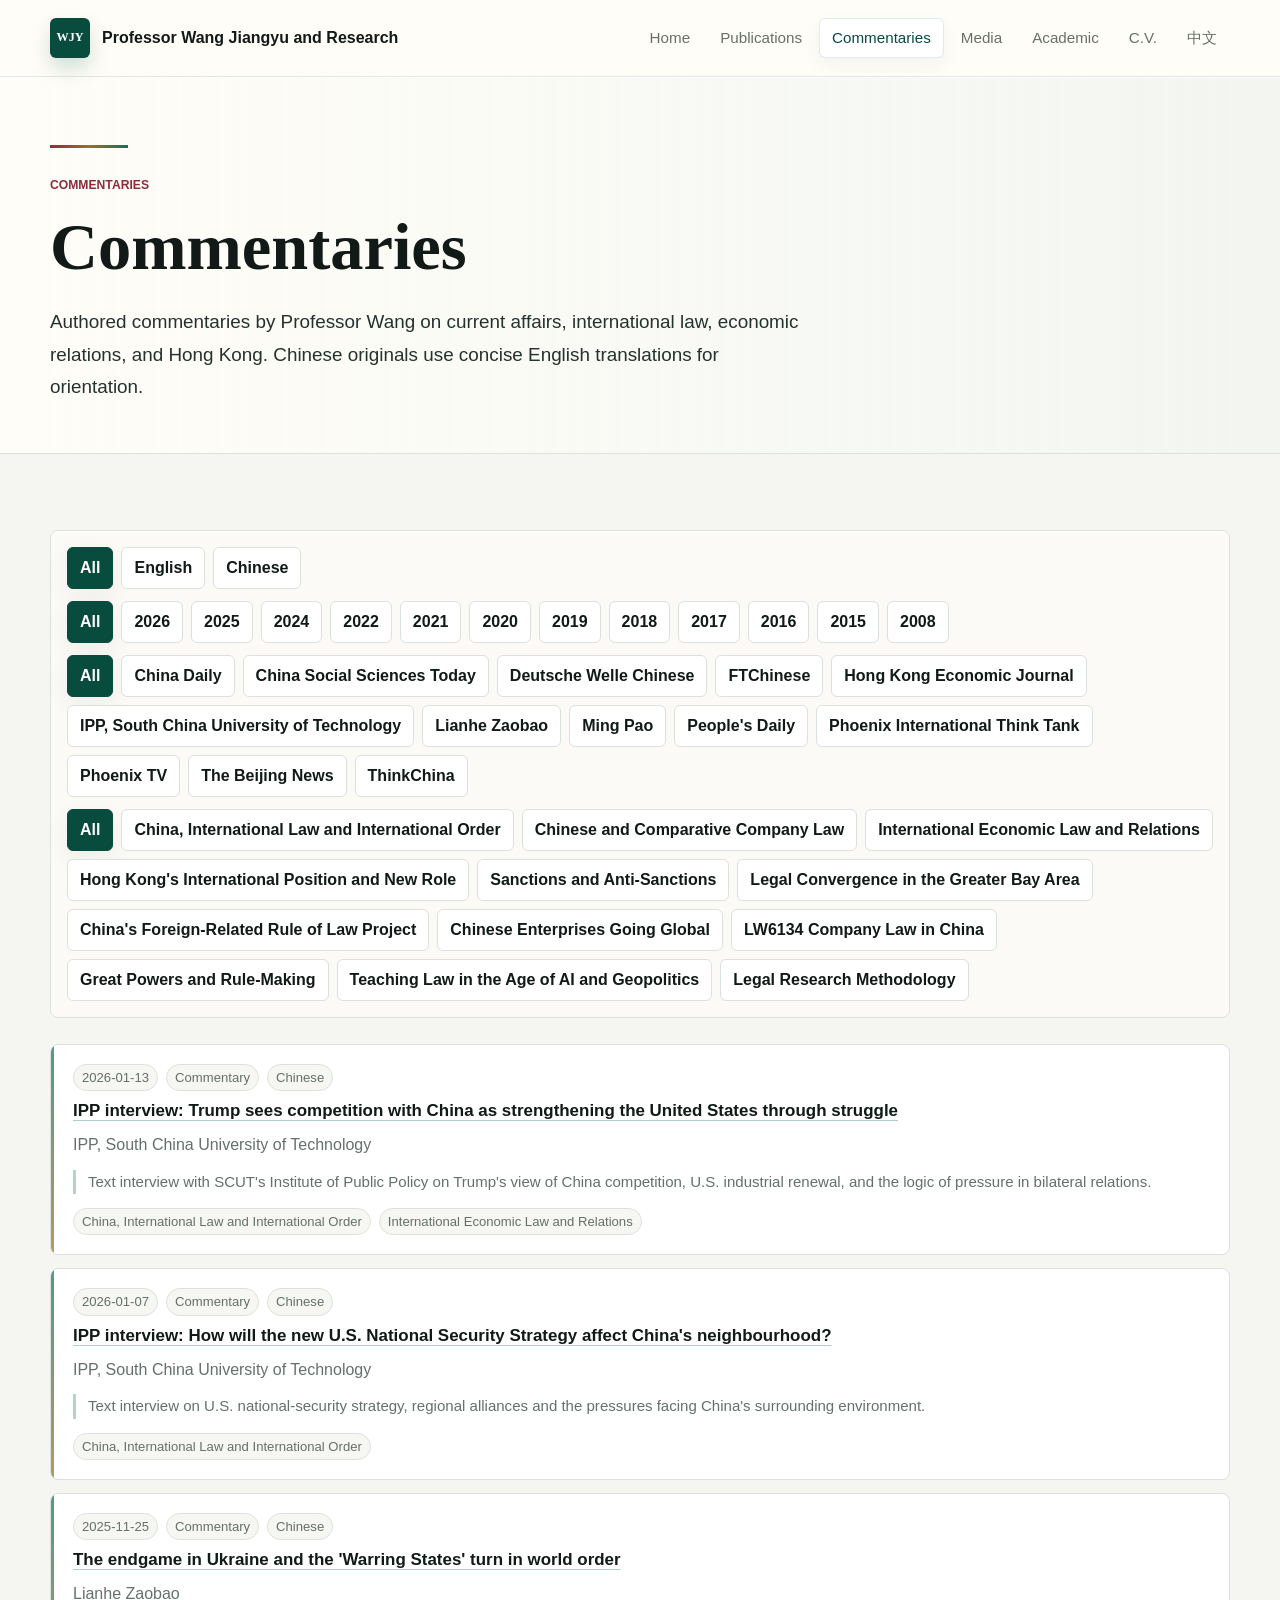
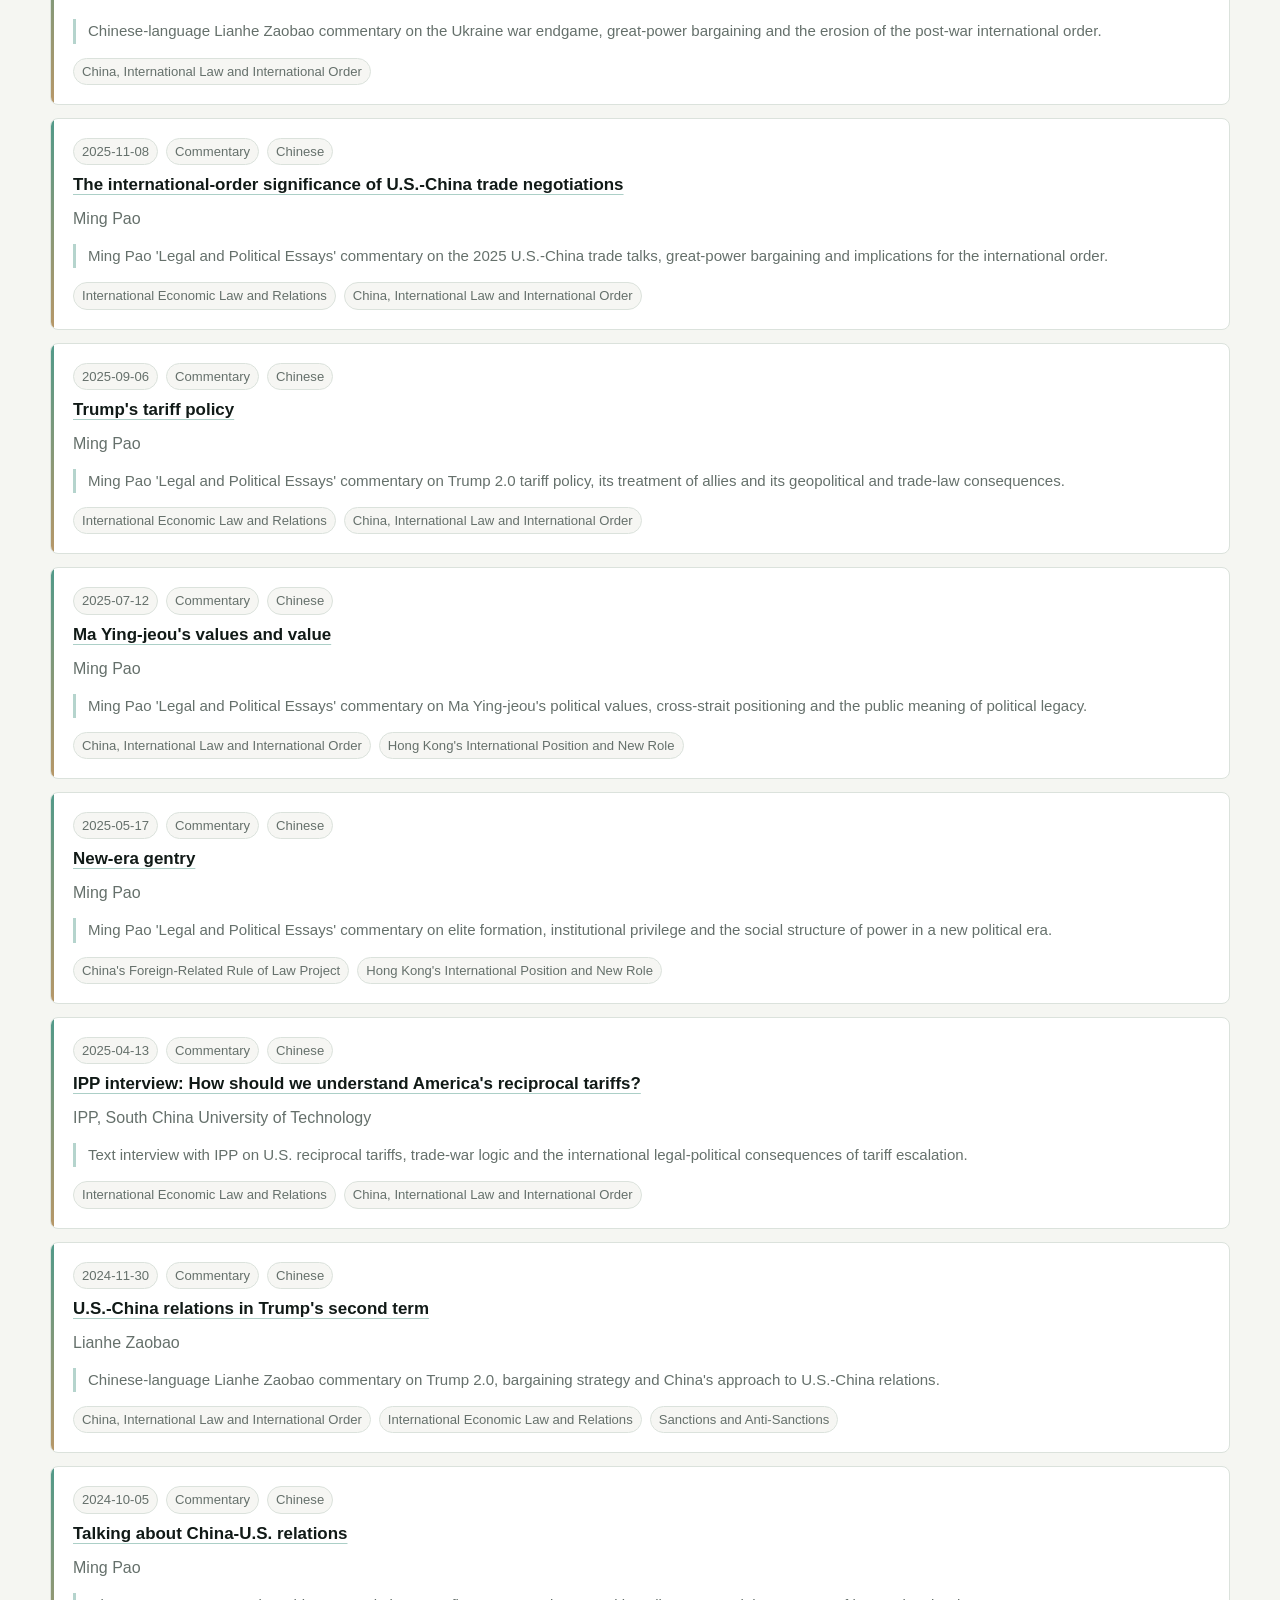
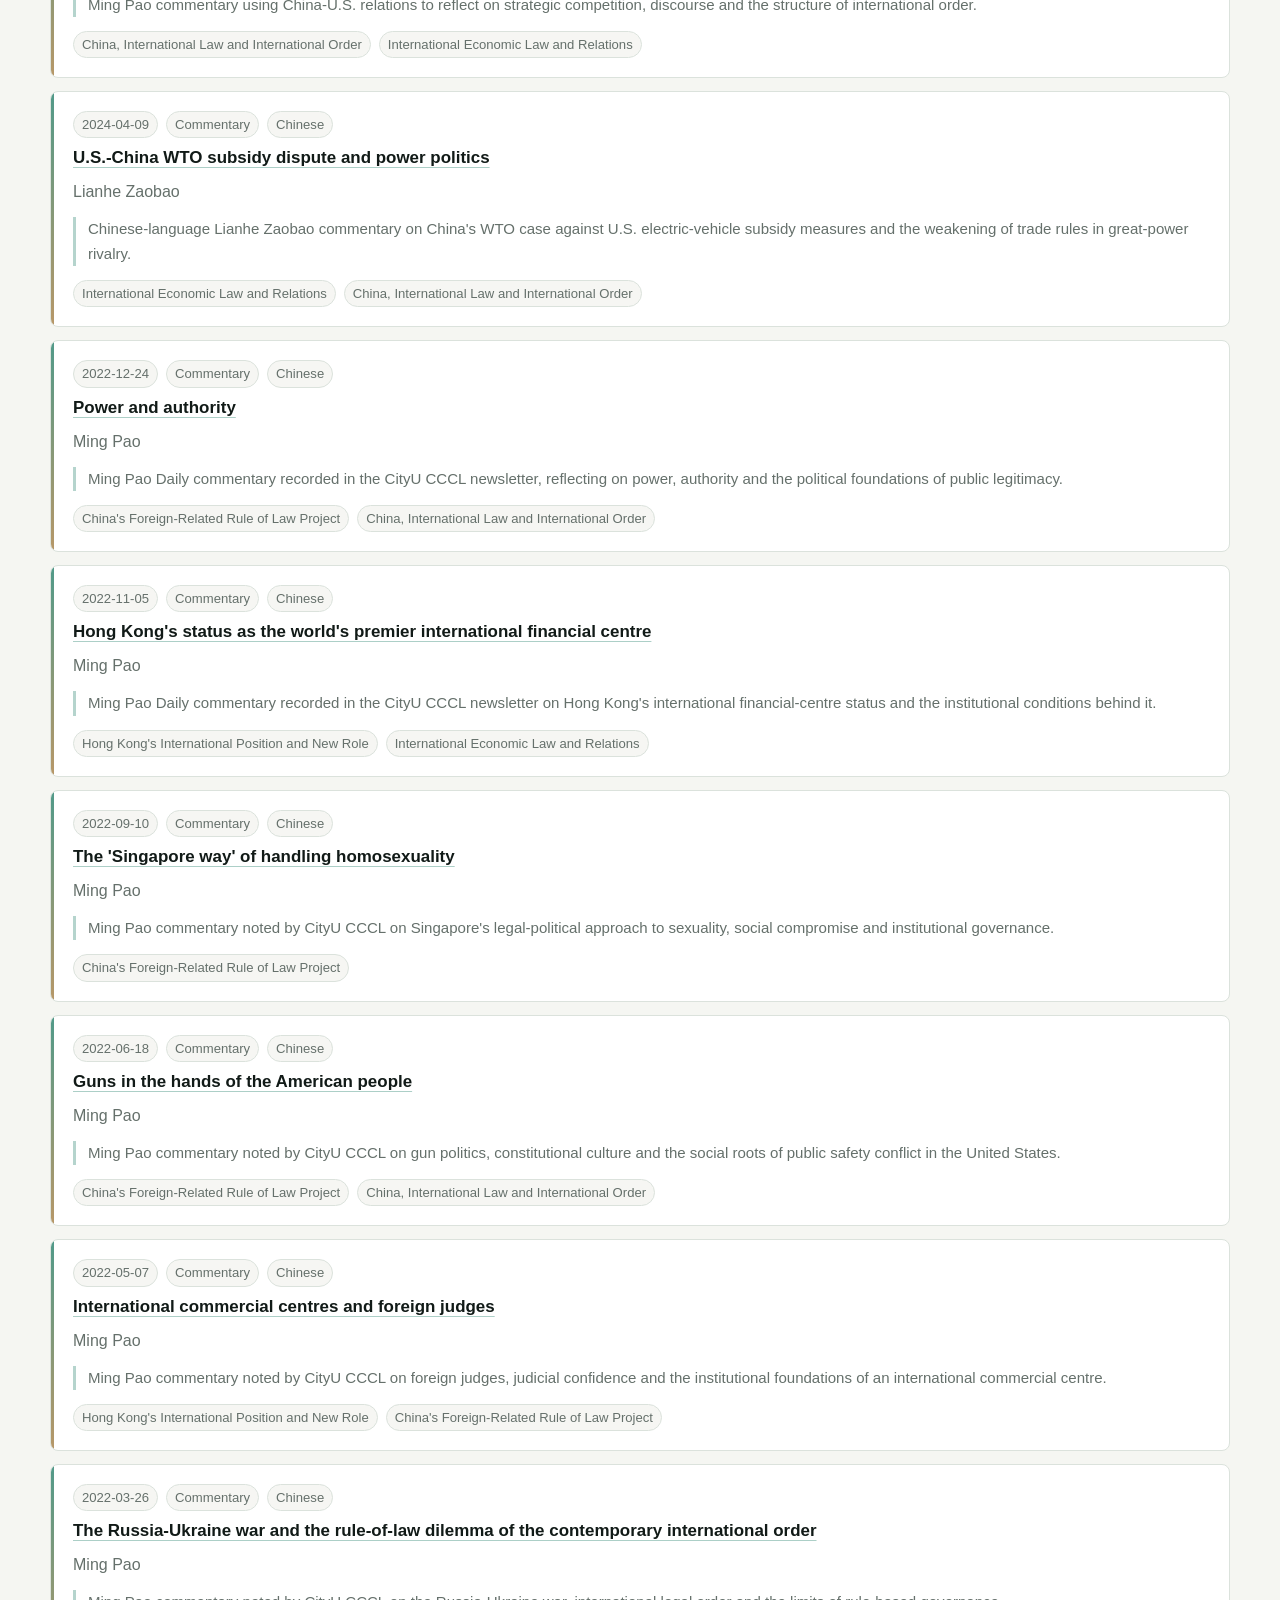
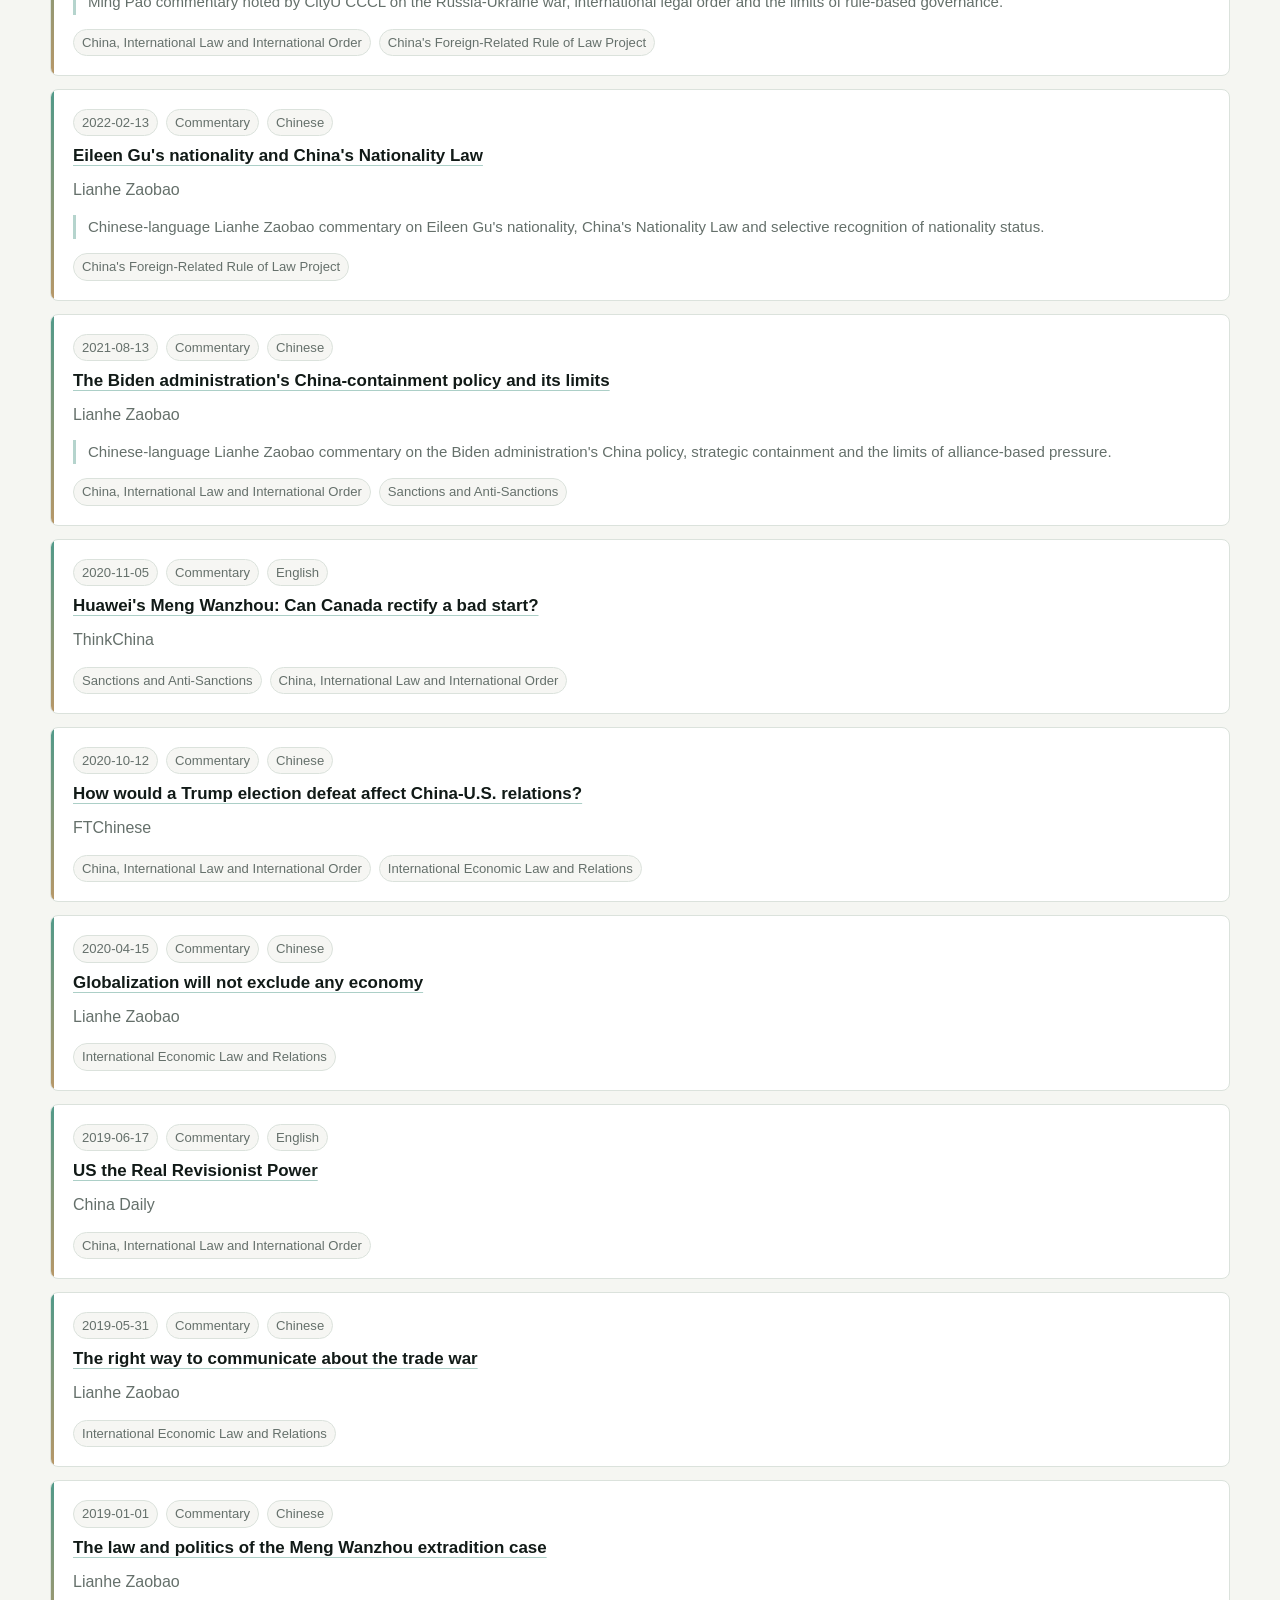
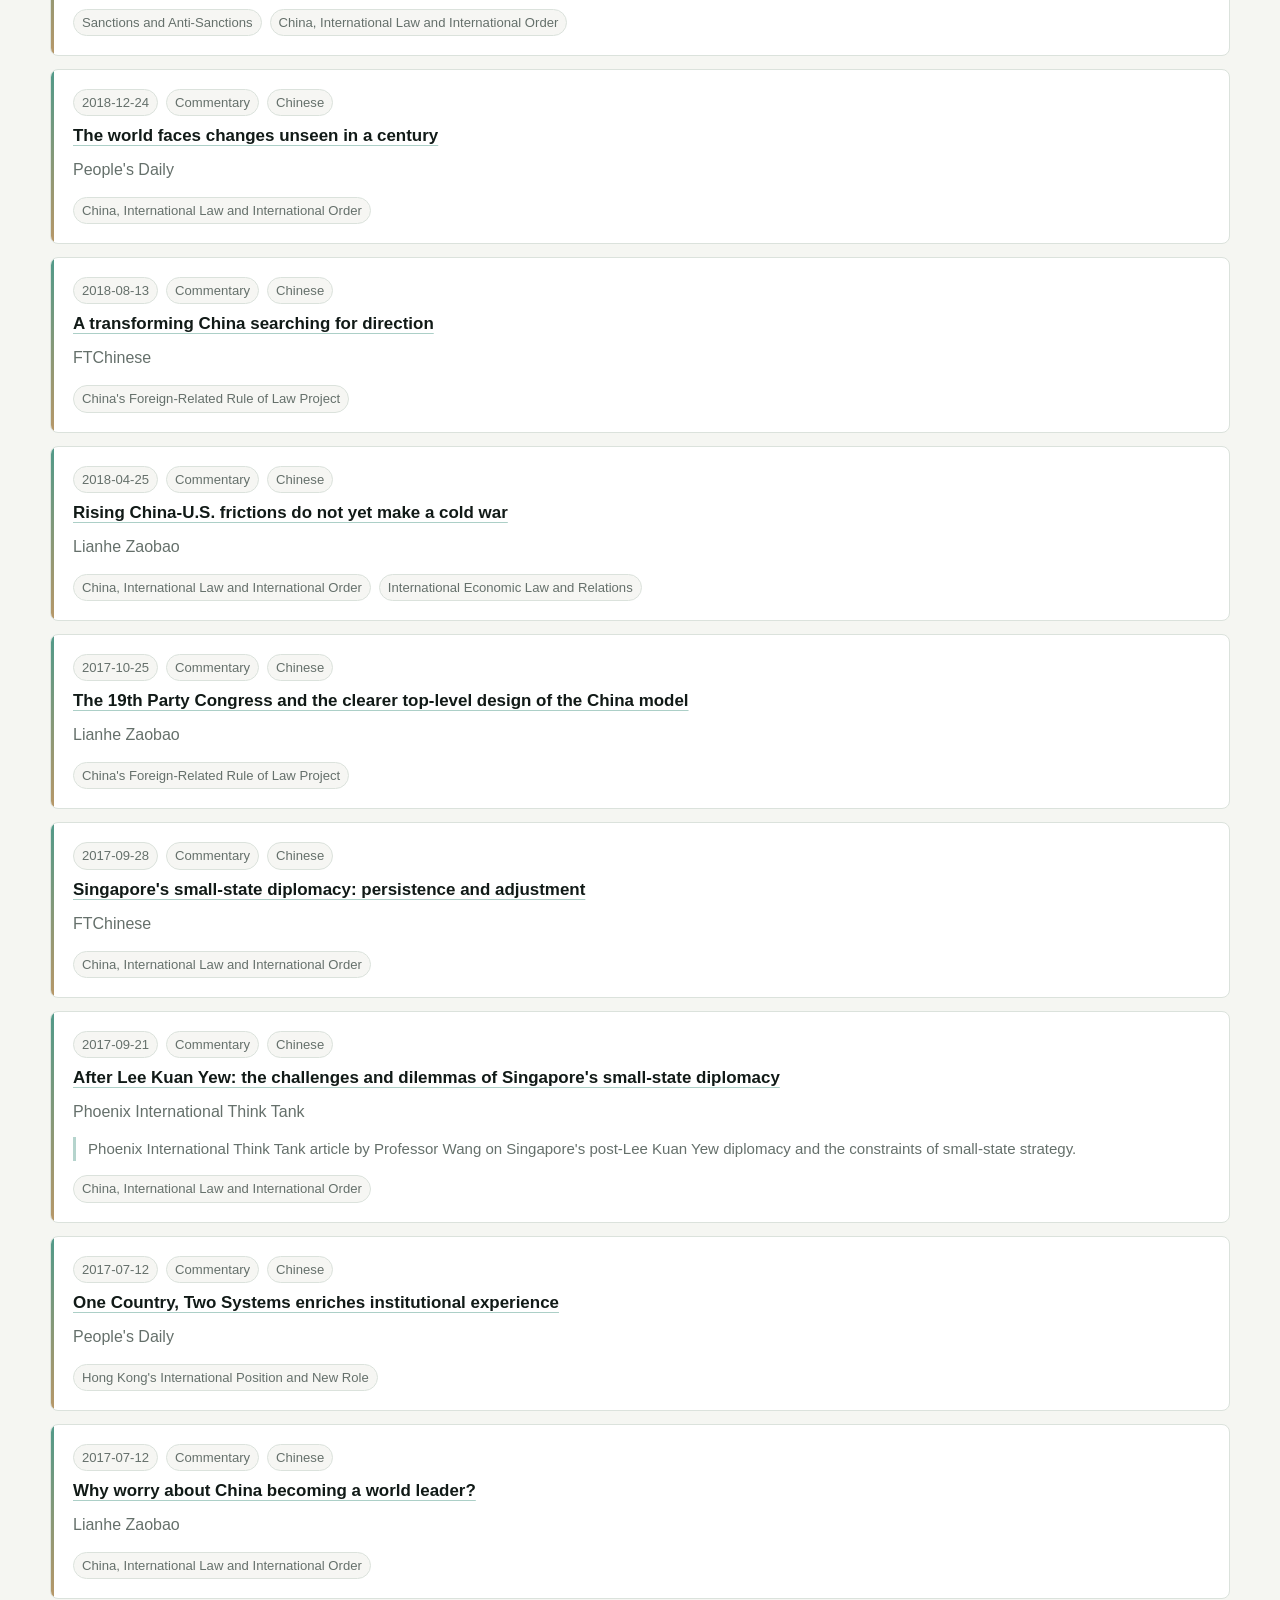
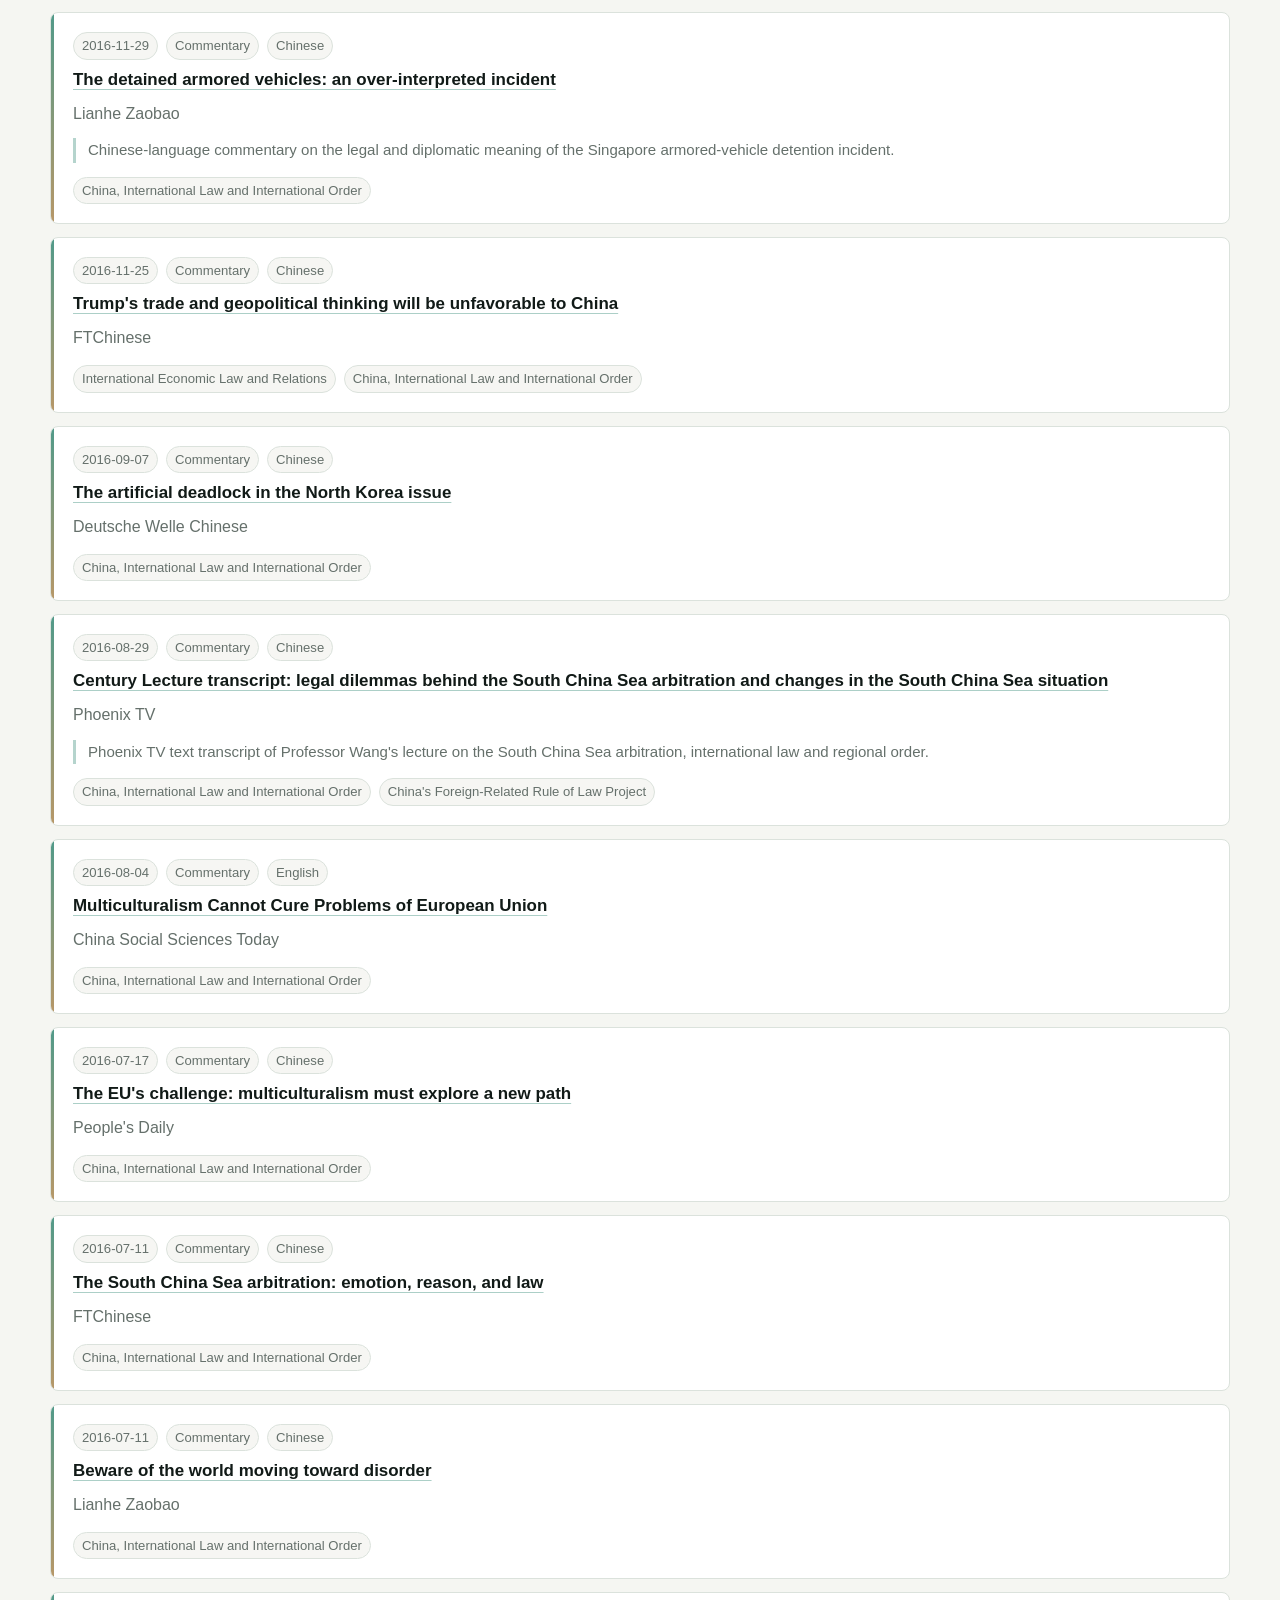
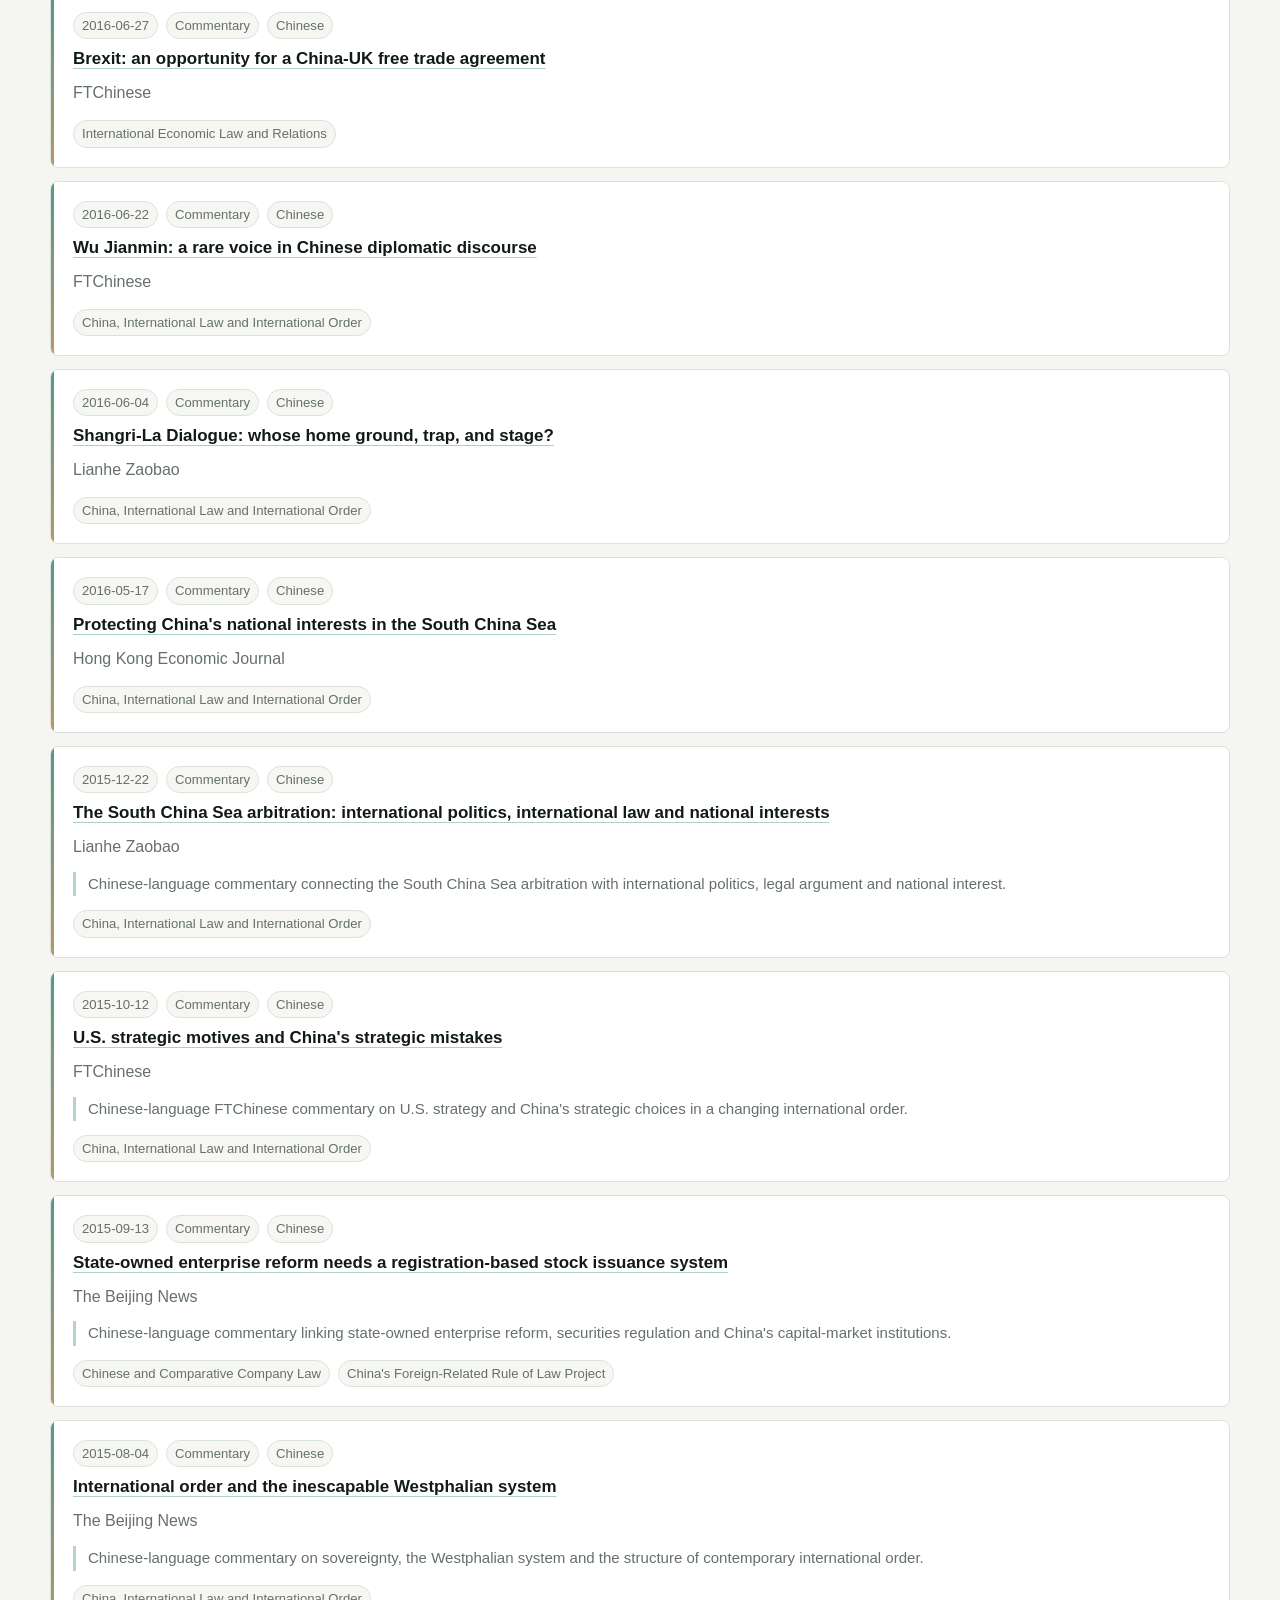
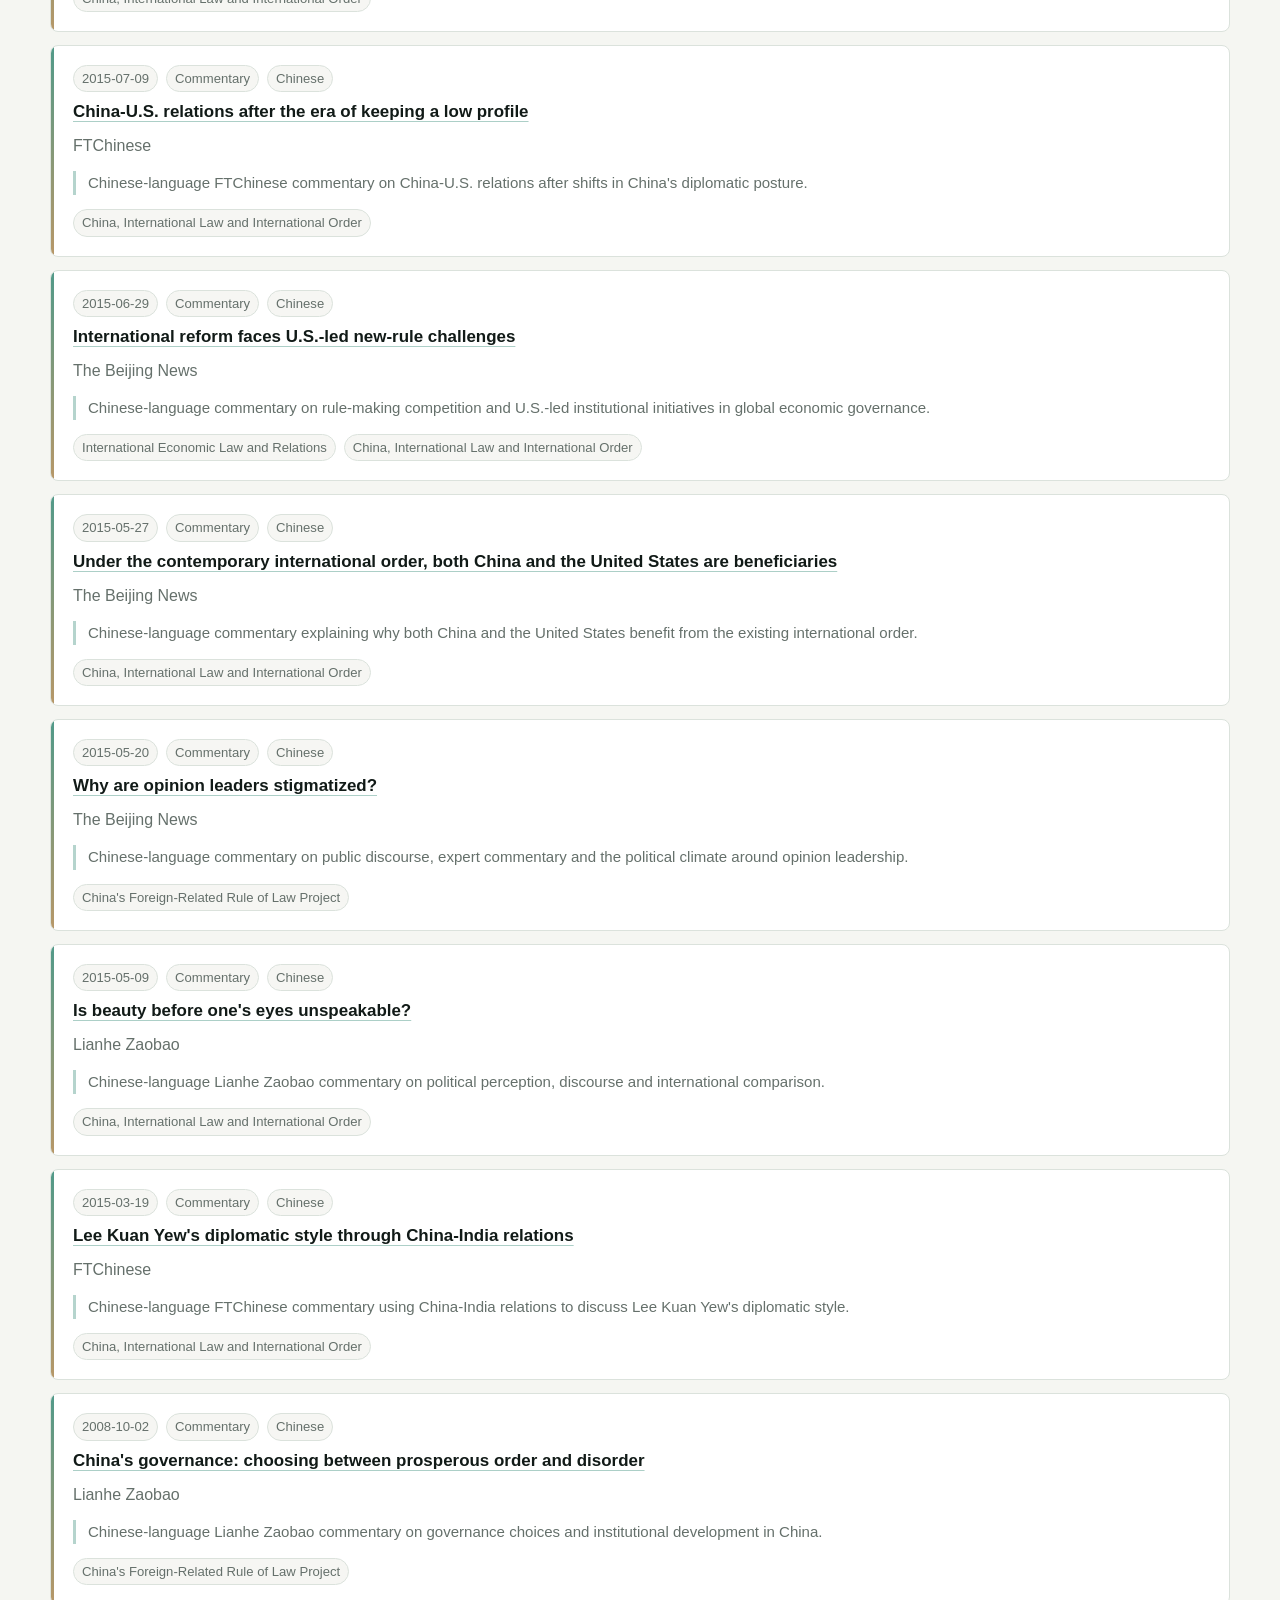
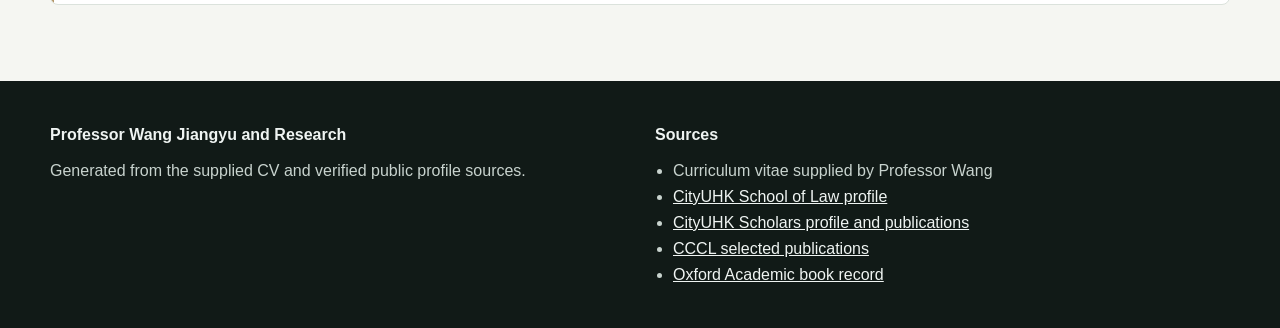
<file: commentaries.html>
<!doctype html>
<html lang="en">
<head>
  <meta charset="utf-8">
  <meta name="viewport" content="width=device-width, initial-scale=1">
  <title>Commentaries | Professor Wang Jiangyu and Research</title>
  <meta name="description" content="Authored commentaries by Professor Wang Jiangyu">
  <meta name="theme-color" content="#f7f5ef">
  <link rel="stylesheet" href="assets/site.css">
  <script defer src="assets/site.js"></script>
</head>
<body>
  <a class="skip-link" href="#main">Skip to content</a>
  <header class="site-header">
    <div class="wrap header-inner">
      <a class="brand" href="index.html" aria-label="Professor Wang Jiangyu and Research">
        <span class="brand-mark">WJY</span>
        <span>Professor Wang Jiangyu and Research</span>
      </a>
      <nav aria-label="Primary navigation"><a class="" href="index.html">Home</a><a class="" href="publications.html">Publications</a><a class="active" href="commentaries.html">Commentaries</a><a class="" href="media.html">Media</a><a class="" href="academic.html">Academic</a><a class="" href="cv.html">C.V.</a><a class="" href="zh/commentaries.html">中文</a></nav>
    </div>
  </header>
  <main id="main">
  <section class="page-hero">
    <div class="wrap page-hero-inner">
      <p class="eyebrow">Commentaries</p>
      <h1>Commentaries</h1>
      <p class="lead">Authored commentaries by Professor Wang on current affairs, international law, economic relations, and Hong Kong. Chinese originals use concise English translations for orientation.</p>
    </div>
  </section>
  <section class="section">
    <div class="wrap">
      <div class="filter-panel">
        <div class="filter-row" data-filter-scope="commentaries" aria-label="Publication Categories">
    <button type="button" class="filter-button active" data-filter-criterion="language" data-filter-value="all">All</button>
    <button type="button" class="filter-button" data-filter-criterion="language" data-filter-value="English">English</button><button type="button" class="filter-button" data-filter-criterion="language" data-filter-value="Chinese">Chinese</button>
  </div>
        <div class="filter-row" data-filter-scope="commentaries" aria-label="Publication Categories">
    <button type="button" class="filter-button active" data-filter-criterion="year" data-filter-value="all">All</button>
    <button type="button" class="filter-button" data-filter-criterion="year" data-filter-value="2026">2026</button><button type="button" class="filter-button" data-filter-criterion="year" data-filter-value="2025">2025</button><button type="button" class="filter-button" data-filter-criterion="year" data-filter-value="2024">2024</button><button type="button" class="filter-button" data-filter-criterion="year" data-filter-value="2022">2022</button><button type="button" class="filter-button" data-filter-criterion="year" data-filter-value="2021">2021</button><button type="button" class="filter-button" data-filter-criterion="year" data-filter-value="2020">2020</button><button type="button" class="filter-button" data-filter-criterion="year" data-filter-value="2019">2019</button><button type="button" class="filter-button" data-filter-criterion="year" data-filter-value="2018">2018</button><button type="button" class="filter-button" data-filter-criterion="year" data-filter-value="2017">2017</button><button type="button" class="filter-button" data-filter-criterion="year" data-filter-value="2016">2016</button><button type="button" class="filter-button" data-filter-criterion="year" data-filter-value="2015">2015</button><button type="button" class="filter-button" data-filter-criterion="year" data-filter-value="2008">2008</button>
  </div>
        <div class="filter-row" data-filter-scope="commentaries" aria-label="Publication Categories">
    <button type="button" class="filter-button active" data-filter-criterion="outlet" data-filter-value="all">All</button>
    <button type="button" class="filter-button" data-filter-criterion="outlet" data-filter-value="china-daily">China Daily</button><button type="button" class="filter-button" data-filter-criterion="outlet" data-filter-value="china-social-sciences-today">China Social Sciences Today</button><button type="button" class="filter-button" data-filter-criterion="outlet" data-filter-value="deutsche-welle-chinese">Deutsche Welle Chinese</button><button type="button" class="filter-button" data-filter-criterion="outlet" data-filter-value="ftchinese">FTChinese</button><button type="button" class="filter-button" data-filter-criterion="outlet" data-filter-value="hong-kong-economic-journal">Hong Kong Economic Journal</button><button type="button" class="filter-button" data-filter-criterion="outlet" data-filter-value="ipp-south-china-university-of-technology">IPP, South China University of Technology</button><button type="button" class="filter-button" data-filter-criterion="outlet" data-filter-value="lianhe-zaobao">Lianhe Zaobao</button><button type="button" class="filter-button" data-filter-criterion="outlet" data-filter-value="ming-pao">Ming Pao</button><button type="button" class="filter-button" data-filter-criterion="outlet" data-filter-value="people-s-daily">People's Daily</button><button type="button" class="filter-button" data-filter-criterion="outlet" data-filter-value="phoenix-international-think-tank">Phoenix International Think Tank</button><button type="button" class="filter-button" data-filter-criterion="outlet" data-filter-value="phoenix-tv">Phoenix TV</button><button type="button" class="filter-button" data-filter-criterion="outlet" data-filter-value="the-beijing-news">The Beijing News</button><button type="button" class="filter-button" data-filter-criterion="outlet" data-filter-value="thinkchina">ThinkChina</button>
  </div>
        <div class="filter-row" data-filter-scope="commentaries" aria-label="Publication Categories">
    <button type="button" class="filter-button active" data-filter-criterion="topic" data-filter-value="all">All</button>
    <button type="button" class="filter-button" data-filter-criterion="topic" data-filter-value="international-order">China, International Law and International Order</button><button type="button" class="filter-button" data-filter-criterion="topic" data-filter-value="company-law">Chinese and Comparative Company Law</button><button type="button" class="filter-button" data-filter-criterion="topic" data-filter-value="ielr">International Economic Law and Relations</button><button type="button" class="filter-button" data-filter-criterion="topic" data-filter-value="hong-kong">Hong Kong's International Position and New Role</button><button type="button" class="filter-button" data-filter-criterion="topic" data-filter-value="sanctions">Sanctions and Anti-Sanctions</button><button type="button" class="filter-button" data-filter-criterion="topic" data-filter-value="gba">Legal Convergence in the Greater Bay Area</button><button type="button" class="filter-button" data-filter-criterion="topic" data-filter-value="foreign-related-rule-of-law">China's Foreign-Related Rule of Law Project</button><button type="button" class="filter-button" data-filter-criterion="topic" data-filter-value="chinese-enterprises-going-global">Chinese Enterprises Going Global</button><button type="button" class="filter-button" data-filter-criterion="topic" data-filter-value="lw6134-company-law-china">LW6134 Company Law in China</button><button type="button" class="filter-button" data-filter-criterion="topic" data-filter-value="great-powers-rule-making">Great Powers and Rule-Making</button><button type="button" class="filter-button" data-filter-criterion="topic" data-filter-value="ai-geopolitics-law-teaching">Teaching Law in the Age of AI and Geopolitics</button><button type="button" class="filter-button" data-filter-criterion="topic" data-filter-value="legal-research-methodology">Legal Research Methodology</button>
  </div>
      </div>
      <div class="record-list" data-record-container="commentaries">
        <article class="record-card" data-record data-type="commentary" data-language="Chinese" data-topic="international-order ielr" data-year="2026" data-outlet="ipp-south-china-university-of-technology">
    <div class="record-meta">
      <span>2026-01-13</span>
      <span>Commentary</span>
      <span>Chinese</span>
    </div>
    <h3><a class="text-link" href="https://mp.weixin.qq.com/s/TBamJ0UAIZDnzhdM8VRpSA">IPP interview: Trump sees competition with China as strengthening the United States through struggle</a></h3>
    <p>IPP, South China University of Technology</p>
    <p class="record-summary">Text interview with SCUT's Institute of Public Policy on Trump's view of China competition, U.S. industrial renewal, and the logic of pressure in bilateral relations.</p>
    <div class="tags"><span>China, International Law and International Order</span><span>International Economic Law and Relations</span></div>
  </article><article class="record-card" data-record data-type="commentary" data-language="Chinese" data-topic="international-order" data-year="2026" data-outlet="ipp-south-china-university-of-technology">
    <div class="record-meta">
      <span>2026-01-07</span>
      <span>Commentary</span>
      <span>Chinese</span>
    </div>
    <h3><a class="text-link" href="https://mp.weixin.qq.com/s/AHVodaY5XFJtfWfqBkd16A">IPP interview: How will the new U.S. National Security Strategy affect China's neighbourhood?</a></h3>
    <p>IPP, South China University of Technology</p>
    <p class="record-summary">Text interview on U.S. national-security strategy, regional alliances and the pressures facing China's surrounding environment.</p>
    <div class="tags"><span>China, International Law and International Order</span></div>
  </article><article class="record-card" data-record data-type="commentary" data-language="Chinese" data-topic="international-order" data-year="2025" data-outlet="lianhe-zaobao">
    <div class="record-meta">
      <span>2025-11-25</span>
      <span>Commentary</span>
      <span>Chinese</span>
    </div>
    <h3><a class="text-link" href="https://www.zaobao.com.sg/forum/views/story20251125-7865543">The endgame in Ukraine and the 'Warring States' turn in world order</a></h3>
    <p>Lianhe Zaobao</p>
    <p class="record-summary">Chinese-language Lianhe Zaobao commentary on the Ukraine war endgame, great-power bargaining and the erosion of the post-war international order.</p>
    <div class="tags"><span>China, International Law and International Order</span></div>
  </article><article class="record-card" data-record data-type="commentary" data-language="Chinese" data-topic="ielr international-order" data-year="2025" data-outlet="ming-pao">
    <div class="record-meta">
      <span>2025-11-08</span>
      <span>Commentary</span>
      <span>Chinese</span>
    </div>
    <h3><a class="text-link" href="https://news.mingpao.com/pns/%E4%BD%9C%E5%AE%B6%E5%B0%88%E6%AC%84/article/20251108/s00018/1762533180999/%E4%B8%AD%E7%BE%8E%E8%B2%BF%E6%98%93%E8%AB%87%E5%88%A4%E7%9A%84%E5%9C%8B%E9%9A%9B%E6%A0%BC%E5%B1%80%E6%84%8F%E7%BE%A9">The international-order significance of U.S.-China trade negotiations</a></h3>
    <p>Ming Pao</p>
    <p class="record-summary">Ming Pao 'Legal and Political Essays' commentary on the 2025 U.S.-China trade talks, great-power bargaining and implications for the international order.</p>
    <div class="tags"><span>International Economic Law and Relations</span><span>China, International Law and International Order</span></div>
  </article><article class="record-card" data-record data-type="commentary" data-language="Chinese" data-topic="ielr international-order" data-year="2025" data-outlet="ming-pao">
    <div class="record-meta">
      <span>2025-09-06</span>
      <span>Commentary</span>
      <span>Chinese</span>
    </div>
    <h3><a class="text-link" href="https://news.mingpao.com/pns/%E4%BD%9C%E5%AE%B6%E5%B0%88%E6%AC%84/article/20250906/s00018/1757091246962/%E7%89%B9%E6%9C%97%E6%99%AE%E7%9A%84%E9%97%9C%E7%A8%85%E6%94%BF%E7%AD%96">Trump's tariff policy</a></h3>
    <p>Ming Pao</p>
    <p class="record-summary">Ming Pao 'Legal and Political Essays' commentary on Trump 2.0 tariff policy, its treatment of allies and its geopolitical and trade-law consequences.</p>
    <div class="tags"><span>International Economic Law and Relations</span><span>China, International Law and International Order</span></div>
  </article><article class="record-card" data-record data-type="commentary" data-language="Chinese" data-topic="international-order hong-kong" data-year="2025" data-outlet="ming-pao">
    <div class="record-meta">
      <span>2025-07-12</span>
      <span>Commentary</span>
      <span>Chinese</span>
    </div>
    <h3><a class="text-link" href="https://news.mingpao.com/pns/%E6%96%B0%E8%81%9E%E7%B8%BD%E8%A6%BD/archive/20250712">Ma Ying-jeou's values and value</a></h3>
    <p>Ming Pao</p>
    <p class="record-summary">Ming Pao 'Legal and Political Essays' commentary on Ma Ying-jeou's political values, cross-strait positioning and the public meaning of political legacy.</p>
    <div class="tags"><span>China, International Law and International Order</span><span>Hong Kong's International Position and New Role</span></div>
  </article><article class="record-card" data-record data-type="commentary" data-language="Chinese" data-topic="foreign-related-rule-of-law hong-kong" data-year="2025" data-outlet="ming-pao">
    <div class="record-meta">
      <span>2025-05-17</span>
      <span>Commentary</span>
      <span>Chinese</span>
    </div>
    <h3><a class="text-link" href="https://news.mingpao.com/pns/%E4%BD%9C%E5%AE%B6%E5%B0%88%E6%AC%84/article/20250517/s00018/1747413420840/%E6%96%B0%E6%99%82%E4%BB%A3%E7%9A%84%E9%96%80%E9%96%A5">New-era gentry</a></h3>
    <p>Ming Pao</p>
    <p class="record-summary">Ming Pao 'Legal and Political Essays' commentary on elite formation, institutional privilege and the social structure of power in a new political era.</p>
    <div class="tags"><span>China's Foreign-Related Rule of Law Project</span><span>Hong Kong's International Position and New Role</span></div>
  </article><article class="record-card" data-record data-type="commentary" data-language="Chinese" data-topic="ielr international-order" data-year="2025" data-outlet="ipp-south-china-university-of-technology">
    <div class="record-meta">
      <span>2025-04-13</span>
      <span>Commentary</span>
      <span>Chinese</span>
    </div>
    <h3><a class="text-link" href="https://mp.weixin.qq.com/s/nQVsd0PE3pidYwA8ptKqrw">IPP interview: How should we understand America's reciprocal tariffs?</a></h3>
    <p>IPP, South China University of Technology</p>
    <p class="record-summary">Text interview with IPP on U.S. reciprocal tariffs, trade-war logic and the international legal-political consequences of tariff escalation.</p>
    <div class="tags"><span>International Economic Law and Relations</span><span>China, International Law and International Order</span></div>
  </article><article class="record-card" data-record data-type="commentary" data-language="Chinese" data-topic="international-order ielr sanctions" data-year="2024" data-outlet="lianhe-zaobao">
    <div class="record-meta">
      <span>2024-11-30</span>
      <span>Commentary</span>
      <span>Chinese</span>
    </div>
    <h3><a class="text-link" href="https://www.zaobao.com.sg/forum/views/story20241130-5431968">U.S.-China relations in Trump's second term</a></h3>
    <p>Lianhe Zaobao</p>
    <p class="record-summary">Chinese-language Lianhe Zaobao commentary on Trump 2.0, bargaining strategy and China's approach to U.S.-China relations.</p>
    <div class="tags"><span>China, International Law and International Order</span><span>International Economic Law and Relations</span><span>Sanctions and Anti-Sanctions</span></div>
  </article><article class="record-card" data-record data-type="commentary" data-language="Chinese" data-topic="international-order ielr" data-year="2024" data-outlet="ming-pao">
    <div class="record-meta">
      <span>2024-10-05</span>
      <span>Commentary</span>
      <span>Chinese</span>
    </div>
    <h3><a class="text-link" href="https://news.mingpao.com/pns/%E6%96%B0%E8%81%9E%E7%B8%BD%E8%A6%BD/archive/20241005">Talking about China-U.S. relations</a></h3>
    <p>Ming Pao</p>
    <p class="record-summary">Ming Pao commentary using China-U.S. relations to reflect on strategic competition, discourse and the structure of international order.</p>
    <div class="tags"><span>China, International Law and International Order</span><span>International Economic Law and Relations</span></div>
  </article><article class="record-card" data-record data-type="commentary" data-language="Chinese" data-topic="ielr international-order" data-year="2024" data-outlet="lianhe-zaobao">
    <div class="record-meta">
      <span>2024-04-09</span>
      <span>Commentary</span>
      <span>Chinese</span>
    </div>
    <h3><a class="text-link" href="https://www.zaobao.com.sg/forum/views/story20240409-3330333">U.S.-China WTO subsidy dispute and power politics</a></h3>
    <p>Lianhe Zaobao</p>
    <p class="record-summary">Chinese-language Lianhe Zaobao commentary on China's WTO case against U.S. electric-vehicle subsidy measures and the weakening of trade rules in great-power rivalry.</p>
    <div class="tags"><span>International Economic Law and Relations</span><span>China, International Law and International Order</span></div>
  </article><article class="record-card" data-record data-type="commentary" data-language="Chinese" data-topic="foreign-related-rule-of-law international-order" data-year="2022" data-outlet="ming-pao">
    <div class="record-meta">
      <span>2022-12-24</span>
      <span>Commentary</span>
      <span>Chinese</span>
    </div>
    <h3><a class="text-link" href="https://www.cityu.edu.hk/slw/lib/doc/CCCL/CCCL_Newsletter_2023V3_1.pdf">Power and authority</a></h3>
    <p>Ming Pao</p>
    <p class="record-summary">Ming Pao Daily commentary recorded in the CityU CCCL newsletter, reflecting on power, authority and the political foundations of public legitimacy.</p>
    <div class="tags"><span>China's Foreign-Related Rule of Law Project</span><span>China, International Law and International Order</span></div>
  </article><article class="record-card" data-record data-type="commentary" data-language="Chinese" data-topic="hong-kong ielr" data-year="2022" data-outlet="ming-pao">
    <div class="record-meta">
      <span>2022-11-05</span>
      <span>Commentary</span>
      <span>Chinese</span>
    </div>
    <h3><a class="text-link" href="https://www.cityu.edu.hk/slw/lib/doc/CCCL/CCCL_Newsletter_2023V3_1.pdf">Hong Kong's status as the world's premier international financial centre</a></h3>
    <p>Ming Pao</p>
    <p class="record-summary">Ming Pao Daily commentary recorded in the CityU CCCL newsletter on Hong Kong's international financial-centre status and the institutional conditions behind it.</p>
    <div class="tags"><span>Hong Kong's International Position and New Role</span><span>International Economic Law and Relations</span></div>
  </article><article class="record-card" data-record data-type="commentary" data-language="Chinese" data-topic="foreign-related-rule-of-law" data-year="2022" data-outlet="ming-pao">
    <div class="record-meta">
      <span>2022-09-10</span>
      <span>Commentary</span>
      <span>Chinese</span>
    </div>
    <h3><a class="text-link" href="https://news.mingpao.com/pns/%E4%BD%9C%E5%AE%B6%E5%B0%88%E6%AC%84/article/20220910/s00018/1662749137550/%E8%99%95%E7%90%86%E5%90%8C%E6%80%A7%E6%88%80%E5%95%8F%E9%A1%8C%E7%9A%84%E3%80%8C%E6%96%B0%E5%8A%A0%E5%9D%A1%E6%96%B9%E5%BC%8F%E3%80%8D">The 'Singapore way' of handling homosexuality</a></h3>
    <p>Ming Pao</p>
    <p class="record-summary">Ming Pao commentary noted by CityU CCCL on Singapore's legal-political approach to sexuality, social compromise and institutional governance.</p>
    <div class="tags"><span>China's Foreign-Related Rule of Law Project</span></div>
  </article><article class="record-card" data-record data-type="commentary" data-language="Chinese" data-topic="foreign-related-rule-of-law international-order" data-year="2022" data-outlet="ming-pao">
    <div class="record-meta">
      <span>2022-06-18</span>
      <span>Commentary</span>
      <span>Chinese</span>
    </div>
    <h3><a class="text-link" href="https://news.mingpao.com/pns/%E4%BD%9C%E5%AE%B6%E5%B0%88%E6%AC%84/article/20220618/s00018/1655489411681/%E7%BE%8E%E5%9C%8B%E6%B0%91%E7%9C%BE%E6%89%8B%E4%B8%AD%E7%9A%84%E6%A7%8D">Guns in the hands of the American people</a></h3>
    <p>Ming Pao</p>
    <p class="record-summary">Ming Pao commentary noted by CityU CCCL on gun politics, constitutional culture and the social roots of public safety conflict in the United States.</p>
    <div class="tags"><span>China's Foreign-Related Rule of Law Project</span><span>China, International Law and International Order</span></div>
  </article><article class="record-card" data-record data-type="commentary" data-language="Chinese" data-topic="hong-kong foreign-related-rule-of-law" data-year="2022" data-outlet="ming-pao">
    <div class="record-meta">
      <span>2022-05-07</span>
      <span>Commentary</span>
      <span>Chinese</span>
    </div>
    <h3><a class="text-link" href="https://news.mingpao.com/pns/%E4%BD%9C%E5%AE%B6%E5%B0%88%E6%AC%84/columnist/20220507/s00202/1651860793010">International commercial centres and foreign judges</a></h3>
    <p>Ming Pao</p>
    <p class="record-summary">Ming Pao commentary noted by CityU CCCL on foreign judges, judicial confidence and the institutional foundations of an international commercial centre.</p>
    <div class="tags"><span>Hong Kong's International Position and New Role</span><span>China's Foreign-Related Rule of Law Project</span></div>
  </article><article class="record-card" data-record data-type="commentary" data-language="Chinese" data-topic="international-order foreign-related-rule-of-law" data-year="2022" data-outlet="ming-pao">
    <div class="record-meta">
      <span>2022-03-26</span>
      <span>Commentary</span>
      <span>Chinese</span>
    </div>
    <h3><a class="text-link" href="https://news.mingpao.com/pns/%E4%BF%84%E7%83%8F%E5%B1%80%E5%8B%A2/article/20220326/special/1648232429996">The Russia-Ukraine war and the rule-of-law dilemma of the contemporary international order</a></h3>
    <p>Ming Pao</p>
    <p class="record-summary">Ming Pao commentary noted by CityU CCCL on the Russia-Ukraine war, international legal order and the limits of rule-based governance.</p>
    <div class="tags"><span>China, International Law and International Order</span><span>China's Foreign-Related Rule of Law Project</span></div>
  </article><article class="record-card" data-record data-type="commentary" data-language="Chinese" data-topic="foreign-related-rule-of-law" data-year="2022" data-outlet="lianhe-zaobao">
    <div class="record-meta">
      <span>2022-02-13</span>
      <span>Commentary</span>
      <span>Chinese</span>
    </div>
    <h3><a class="text-link" href="https://www.zaobao.com.sg/forum/views/story20220213-1242190">Eileen Gu's nationality and China's Nationality Law</a></h3>
    <p>Lianhe Zaobao</p>
    <p class="record-summary">Chinese-language Lianhe Zaobao commentary on Eileen Gu's nationality, China's Nationality Law and selective recognition of nationality status.</p>
    <div class="tags"><span>China's Foreign-Related Rule of Law Project</span></div>
  </article><article class="record-card" data-record data-type="commentary" data-language="Chinese" data-topic="international-order sanctions" data-year="2021" data-outlet="lianhe-zaobao">
    <div class="record-meta">
      <span>2021-08-13</span>
      <span>Commentary</span>
      <span>Chinese</span>
    </div>
    <h3><a class="text-link" href="https://www.zaobao.com.sg/forum/views/story20210813-1181449">The Biden administration's China-containment policy and its limits</a></h3>
    <p>Lianhe Zaobao</p>
    <p class="record-summary">Chinese-language Lianhe Zaobao commentary on the Biden administration's China policy, strategic containment and the limits of alliance-based pressure.</p>
    <div class="tags"><span>China, International Law and International Order</span><span>Sanctions and Anti-Sanctions</span></div>
  </article><article class="record-card" data-record data-type="commentary" data-language="English" data-topic="sanctions international-order" data-year="2020" data-outlet="thinkchina">
    <div class="record-meta">
      <span>2020-11-05</span>
      <span>Commentary</span>
      <span>English</span>
    </div>
    <h3><a class="text-link" href="https://www.thinkchina.sg/huaweis-meng-wanzhou-can-canada-rectify-bad-start">Huawei's Meng Wanzhou: Can Canada rectify a bad start?</a></h3>
    <p>ThinkChina</p>
    
    <div class="tags"><span>Sanctions and Anti-Sanctions</span><span>China, International Law and International Order</span></div>
  </article><article class="record-card" data-record data-type="commentary" data-language="Chinese" data-topic="international-order ielr" data-year="2020" data-outlet="ftchinese">
    <div class="record-meta">
      <span>2020-10-12</span>
      <span>Commentary</span>
      <span>Chinese</span>
    </div>
    <h3><a class="text-link" href="https://www.ftchinese.com/story/001089736?archive">How would a Trump election defeat affect China-U.S. relations?</a></h3>
    <p>FTChinese</p>
    
    <div class="tags"><span>China, International Law and International Order</span><span>International Economic Law and Relations</span></div>
  </article><article class="record-card" data-record data-type="commentary" data-language="Chinese" data-topic="ielr" data-year="2020" data-outlet="lianhe-zaobao">
    <div class="record-meta">
      <span>2020-04-15</span>
      <span>Commentary</span>
      <span>Chinese</span>
    </div>
    <h3><a class="text-link" href="https://www.zaobao.com/zopinions/views/story20200415-1045625">Globalization will not exclude any economy</a></h3>
    <p>Lianhe Zaobao</p>
    
    <div class="tags"><span>International Economic Law and Relations</span></div>
  </article><article class="record-card" data-record data-type="commentary" data-language="English" data-topic="international-order" data-year="2019" data-outlet="china-daily">
    <div class="record-meta">
      <span>2019-06-17</span>
      <span>Commentary</span>
      <span>English</span>
    </div>
    <h3><a class="text-link" href="http://www.chinadaily.com.cn/global/2019-06/17/content_37481345.htm">US the Real Revisionist Power</a></h3>
    <p>China Daily</p>
    
    <div class="tags"><span>China, International Law and International Order</span></div>
  </article><article class="record-card" data-record data-type="commentary" data-language="Chinese" data-topic="ielr" data-year="2019" data-outlet="lianhe-zaobao">
    <div class="record-meta">
      <span>2019-05-31</span>
      <span>Commentary</span>
      <span>Chinese</span>
    </div>
    <h3><a class="text-link" href="https://www.zaobao.com.sg/forum/expert/wang-jiang-yu/story20190531-960984">The right way to communicate about the trade war</a></h3>
    <p>Lianhe Zaobao</p>
    
    <div class="tags"><span>International Economic Law and Relations</span></div>
  </article><article class="record-card" data-record data-type="commentary" data-language="Chinese" data-topic="sanctions international-order" data-year="2019" data-outlet="lianhe-zaobao">
    <div class="record-meta">
      <span>2019-01-01</span>
      <span>Commentary</span>
      <span>Chinese</span>
    </div>
    <h3><a class="text-link" href="http://news.nus.edu.sg/sites/default/files/resources/news/2019/2019-01/2019-01-01/LAW-lhzb-1jan-p21.pdf">The law and politics of the Meng Wanzhou extradition case</a></h3>
    <p>Lianhe Zaobao</p>
    
    <div class="tags"><span>Sanctions and Anti-Sanctions</span><span>China, International Law and International Order</span></div>
  </article><article class="record-card" data-record data-type="commentary" data-language="Chinese" data-topic="international-order" data-year="2018" data-outlet="people-s-daily">
    <div class="record-meta">
      <span>2018-12-24</span>
      <span>Commentary</span>
      <span>Chinese</span>
    </div>
    <h3><a class="text-link" href="http://world.people.com.cn/n1/2018/1224/c1002-30482989.html">The world faces changes unseen in a century</a></h3>
    <p>People's Daily</p>
    
    <div class="tags"><span>China, International Law and International Order</span></div>
  </article><article class="record-card" data-record data-type="commentary" data-language="Chinese" data-topic="foreign-related-rule-of-law" data-year="2018" data-outlet="ftchinese">
    <div class="record-meta">
      <span>2018-08-13</span>
      <span>Commentary</span>
      <span>Chinese</span>
    </div>
    <h3><a class="text-link" href="http://www.ftchinese.com/story/001078907?full=y&amp;archive">A transforming China searching for direction</a></h3>
    <p>FTChinese</p>
    
    <div class="tags"><span>China's Foreign-Related Rule of Law Project</span></div>
  </article><article class="record-card" data-record data-type="commentary" data-language="Chinese" data-topic="international-order ielr" data-year="2018" data-outlet="lianhe-zaobao">
    <div class="record-meta">
      <span>2018-04-25</span>
      <span>Commentary</span>
      <span>Chinese</span>
    </div>
    <h3><a class="text-link" href="https://www.zaobao.com.sg/forum/views/opinion/story20180425-853616">Rising China-U.S. frictions do not yet make a cold war</a></h3>
    <p>Lianhe Zaobao</p>
    
    <div class="tags"><span>China, International Law and International Order</span><span>International Economic Law and Relations</span></div>
  </article><article class="record-card" data-record data-type="commentary" data-language="Chinese" data-topic="foreign-related-rule-of-law" data-year="2017" data-outlet="lianhe-zaobao">
    <div class="record-meta">
      <span>2017-10-25</span>
      <span>Commentary</span>
      <span>Chinese</span>
    </div>
    <h3><a class="text-link" href="http://www.zaobao.com.sg/forum/views/opinion/story20171025-805676">The 19th Party Congress and the clearer top-level design of the China model</a></h3>
    <p>Lianhe Zaobao</p>
    
    <div class="tags"><span>China's Foreign-Related Rule of Law Project</span></div>
  </article><article class="record-card" data-record data-type="commentary" data-language="Chinese" data-topic="international-order" data-year="2017" data-outlet="ftchinese">
    <div class="record-meta">
      <span>2017-09-28</span>
      <span>Commentary</span>
      <span>Chinese</span>
    </div>
    <h3><a class="text-link" href="http://www.ftchinese.com/story/001074500">Singapore's small-state diplomacy: persistence and adjustment</a></h3>
    <p>FTChinese</p>
    
    <div class="tags"><span>China, International Law and International Order</span></div>
  </article><article class="record-card" data-record data-type="commentary" data-language="Chinese" data-topic="international-order" data-year="2017" data-outlet="phoenix-international-think-tank">
    <div class="record-meta">
      <span>2017-09-21</span>
      <span>Commentary</span>
      <span>Chinese</span>
    </div>
    <h3><a class="text-link" href="https://pit.ifeng.com/a/20170921/52102183_0.shtml">After Lee Kuan Yew: the challenges and dilemmas of Singapore's small-state diplomacy</a></h3>
    <p>Phoenix International Think Tank</p>
    <p class="record-summary">Phoenix International Think Tank article by Professor Wang on Singapore's post-Lee Kuan Yew diplomacy and the constraints of small-state strategy.</p>
    <div class="tags"><span>China, International Law and International Order</span></div>
  </article><article class="record-card" data-record data-type="commentary" data-language="Chinese" data-topic="hong-kong" data-year="2017" data-outlet="people-s-daily">
    <div class="record-meta">
      <span>2017-07-12</span>
      <span>Commentary</span>
      <span>Chinese</span>
    </div>
    <h3><a class="text-link" href="http://paper.people.com.cn/rmrb/html/2017-07/12/nw.D110000renmrb_20170712_3-05.htm">One Country, Two Systems enriches institutional experience</a></h3>
    <p>People's Daily</p>
    
    <div class="tags"><span>Hong Kong's International Position and New Role</span></div>
  </article><article class="record-card" data-record data-type="commentary" data-language="Chinese" data-topic="international-order" data-year="2017" data-outlet="lianhe-zaobao">
    <div class="record-meta">
      <span>2017-07-12</span>
      <span>Commentary</span>
      <span>Chinese</span>
    </div>
    <h3><a class="text-link" href="http://www.zaobao.com.sg/forum/expert/wang-jiang-yu/story20170712-778367">Why worry about China becoming a world leader?</a></h3>
    <p>Lianhe Zaobao</p>
    
    <div class="tags"><span>China, International Law and International Order</span></div>
  </article><article class="record-card" data-record data-type="commentary" data-language="Chinese" data-topic="international-order" data-year="2016" data-outlet="lianhe-zaobao">
    <div class="record-meta">
      <span>2016-11-29</span>
      <span>Commentary</span>
      <span>Chinese</span>
    </div>
    <h3><a class="text-link" href="https://www.zaobao.com.sg/forum/views/opinion/story20161129-695623">The detained armored vehicles: an over-interpreted incident</a></h3>
    <p>Lianhe Zaobao</p>
    <p class="record-summary">Chinese-language commentary on the legal and diplomatic meaning of the Singapore armored-vehicle detention incident.</p>
    <div class="tags"><span>China, International Law and International Order</span></div>
  </article><article class="record-card" data-record data-type="commentary" data-language="Chinese" data-topic="ielr international-order" data-year="2016" data-outlet="ftchinese">
    <div class="record-meta">
      <span>2016-11-25</span>
      <span>Commentary</span>
      <span>Chinese</span>
    </div>
    <h3><a class="text-link" href="http://www.ftchinese.com/story/001070313">Trump's trade and geopolitical thinking will be unfavorable to China</a></h3>
    <p>FTChinese</p>
    
    <div class="tags"><span>International Economic Law and Relations</span><span>China, International Law and International Order</span></div>
  </article><article class="record-card" data-record data-type="commentary" data-language="Chinese" data-topic="international-order" data-year="2016" data-outlet="deutsche-welle-chinese">
    <div class="record-meta">
      <span>2016-09-07</span>
      <span>Commentary</span>
      <span>Chinese</span>
    </div>
    <h3><a class="text-link" href="http://www.dw.com/zh/客座评论朝核问题走不出的人为困局/a-19532604?&amp;zhongwen=simp">The artificial deadlock in the North Korea issue</a></h3>
    <p>Deutsche Welle Chinese</p>
    
    <div class="tags"><span>China, International Law and International Order</span></div>
  </article><article class="record-card" data-record data-type="commentary" data-language="Chinese" data-topic="international-order foreign-related-rule-of-law" data-year="2016" data-outlet="phoenix-tv">
    <div class="record-meta">
      <span>2016-08-29</span>
      <span>Commentary</span>
      <span>Chinese</span>
    </div>
    <h3><a class="text-link" href="https://phtv.ifeng.com/a/20160829/44443950_0.shtml">Century Lecture transcript: legal dilemmas behind the South China Sea arbitration and changes in the South China Sea situation</a></h3>
    <p>Phoenix TV</p>
    <p class="record-summary">Phoenix TV text transcript of Professor Wang's lecture on the South China Sea arbitration, international law and regional order.</p>
    <div class="tags"><span>China, International Law and International Order</span><span>China's Foreign-Related Rule of Law Project</span></div>
  </article><article class="record-card" data-record data-type="commentary" data-language="English" data-topic="international-order" data-year="2016" data-outlet="china-social-sciences-today">
    <div class="record-meta">
      <span>2016-08-04</span>
      <span>Commentary</span>
      <span>English</span>
    </div>
    <h3><a class="text-link" href="http://www.csstoday.com/Item/3683.aspx">Multiculturalism Cannot Cure Problems of European Union</a></h3>
    <p>China Social Sciences Today</p>
    
    <div class="tags"><span>China, International Law and International Order</span></div>
  </article><article class="record-card" data-record data-type="commentary" data-language="Chinese" data-topic="international-order" data-year="2016" data-outlet="people-s-daily">
    <div class="record-meta">
      <span>2016-07-17</span>
      <span>Commentary</span>
      <span>Chinese</span>
    </div>
    <h3><a class="text-link" href="http://news.xinhuanet.com/world/2016-07/17/c_129152976.htm">The EU's challenge: multiculturalism must explore a new path</a></h3>
    <p>People's Daily</p>
    
    <div class="tags"><span>China, International Law and International Order</span></div>
  </article><article class="record-card" data-record data-type="commentary" data-language="Chinese" data-topic="international-order" data-year="2016" data-outlet="ftchinese">
    <div class="record-meta">
      <span>2016-07-11</span>
      <span>Commentary</span>
      <span>Chinese</span>
    </div>
    <h3><a class="text-link" href="http://www.ftchinese.com/story/001068396">The South China Sea arbitration: emotion, reason, and law</a></h3>
    <p>FTChinese</p>
    
    <div class="tags"><span>China, International Law and International Order</span></div>
  </article><article class="record-card" data-record data-type="commentary" data-language="Chinese" data-topic="international-order" data-year="2016" data-outlet="lianhe-zaobao">
    <div class="record-meta">
      <span>2016-07-11</span>
      <span>Commentary</span>
      <span>Chinese</span>
    </div>
    <h3><a class="text-link" href="http://www.zaobao.com.sg/zopinions/views/story20160711-639840">Beware of the world moving toward disorder</a></h3>
    <p>Lianhe Zaobao</p>
    
    <div class="tags"><span>China, International Law and International Order</span></div>
  </article><article class="record-card" data-record data-type="commentary" data-language="Chinese" data-topic="ielr" data-year="2016" data-outlet="ftchinese">
    <div class="record-meta">
      <span>2016-06-27</span>
      <span>Commentary</span>
      <span>Chinese</span>
    </div>
    <h3><a class="text-link" href="http://www.ftchinese.com/story/001068175">Brexit: an opportunity for a China-UK free trade agreement</a></h3>
    <p>FTChinese</p>
    
    <div class="tags"><span>International Economic Law and Relations</span></div>
  </article><article class="record-card" data-record data-type="commentary" data-language="Chinese" data-topic="international-order" data-year="2016" data-outlet="ftchinese">
    <div class="record-meta">
      <span>2016-06-22</span>
      <span>Commentary</span>
      <span>Chinese</span>
    </div>
    <h3><a class="text-link" href="http://www.ftchinese.com/story/001068114">Wu Jianmin: a rare voice in Chinese diplomatic discourse</a></h3>
    <p>FTChinese</p>
    
    <div class="tags"><span>China, International Law and International Order</span></div>
  </article><article class="record-card" data-record data-type="commentary" data-language="Chinese" data-topic="international-order" data-year="2016" data-outlet="lianhe-zaobao">
    <div class="record-meta">
      <span>2016-06-04</span>
      <span>Commentary</span>
      <span>Chinese</span>
    </div>
    <h3><a class="text-link" href="https://www.zaobao.com.sg/forum/expert/wang-jiang-yu/story20160604-625114">Shangri-La Dialogue: whose home ground, trap, and stage?</a></h3>
    <p>Lianhe Zaobao</p>
    
    <div class="tags"><span>China, International Law and International Order</span></div>
  </article><article class="record-card" data-record data-type="commentary" data-language="Chinese" data-topic="international-order" data-year="2016" data-outlet="hong-kong-economic-journal">
    <div class="record-meta">
      <span>2016-05-17</span>
      <span>Commentary</span>
      <span>Chinese</span>
    </div>
    <h3><a class="text-link" href="http://www2.hkej.com/commentary/articlePrint/id/1307332">Protecting China's national interests in the South China Sea</a></h3>
    <p>Hong Kong Economic Journal</p>
    
    <div class="tags"><span>China, International Law and International Order</span></div>
  </article><article class="record-card" data-record data-type="commentary" data-language="Chinese" data-topic="international-order" data-year="2015" data-outlet="lianhe-zaobao">
    <div class="record-meta">
      <span>2015-12-22</span>
      <span>Commentary</span>
      <span>Chinese</span>
    </div>
    <h3><a class="text-link" href="https://www.zaobao.com.sg/forum/expert/wang-jiang-yu/story20151222-562595">The South China Sea arbitration: international politics, international law and national interests</a></h3>
    <p>Lianhe Zaobao</p>
    <p class="record-summary">Chinese-language commentary connecting the South China Sea arbitration with international politics, legal argument and national interest.</p>
    <div class="tags"><span>China, International Law and International Order</span></div>
  </article><article class="record-card" data-record data-type="commentary" data-language="Chinese" data-topic="international-order" data-year="2015" data-outlet="ftchinese">
    <div class="record-meta">
      <span>2015-10-12</span>
      <span>Commentary</span>
      <span>Chinese</span>
    </div>
    <h3><a class="text-link" href="http://www.ftchinese.com/story/001064307">U.S. strategic motives and China's strategic mistakes</a></h3>
    <p>FTChinese</p>
    <p class="record-summary">Chinese-language FTChinese commentary on U.S. strategy and China's strategic choices in a changing international order.</p>
    <div class="tags"><span>China, International Law and International Order</span></div>
  </article><article class="record-card" data-record data-type="commentary" data-language="Chinese" data-topic="company-law foreign-related-rule-of-law" data-year="2015" data-outlet="the-beijing-news">
    <div class="record-meta">
      <span>2015-09-13</span>
      <span>Commentary</span>
      <span>Chinese</span>
    </div>
    <h3><a class="text-link" href="http://blog.sina.com.cn/s/blog_3fac2db10102vptl.html">State-owned enterprise reform needs a registration-based stock issuance system</a></h3>
    <p>The Beijing News</p>
    <p class="record-summary">Chinese-language commentary linking state-owned enterprise reform, securities regulation and China's capital-market institutions.</p>
    <div class="tags"><span>Chinese and Comparative Company Law</span><span>China's Foreign-Related Rule of Law Project</span></div>
  </article><article class="record-card" data-record data-type="commentary" data-language="Chinese" data-topic="international-order" data-year="2015" data-outlet="the-beijing-news">
    <div class="record-meta">
      <span>2015-08-04</span>
      <span>Commentary</span>
      <span>Chinese</span>
    </div>
    <h3><a class="text-link" href="http://opinion.people.com.cn/n/2015/0804/c1003-27406963.html">International order and the inescapable Westphalian system</a></h3>
    <p>The Beijing News</p>
    <p class="record-summary">Chinese-language commentary on sovereignty, the Westphalian system and the structure of contemporary international order.</p>
    <div class="tags"><span>China, International Law and International Order</span></div>
  </article><article class="record-card" data-record data-type="commentary" data-language="Chinese" data-topic="international-order" data-year="2015" data-outlet="ftchinese">
    <div class="record-meta">
      <span>2015-07-09</span>
      <span>Commentary</span>
      <span>Chinese</span>
    </div>
    <h3><a class="text-link" href="http://www.ftchinese.com/story/001062884">China-U.S. relations after the era of keeping a low profile</a></h3>
    <p>FTChinese</p>
    <p class="record-summary">Chinese-language FTChinese commentary on China-U.S. relations after shifts in China's diplomatic posture.</p>
    <div class="tags"><span>China, International Law and International Order</span></div>
  </article><article class="record-card" data-record data-type="commentary" data-language="Chinese" data-topic="ielr international-order" data-year="2015" data-outlet="the-beijing-news">
    <div class="record-meta">
      <span>2015-06-29</span>
      <span>Commentary</span>
      <span>Chinese</span>
    </div>
    <h3><a class="text-link" href="http://news.ifeng.com/a/20150629/44062833_0.shtml">International reform faces U.S.-led new-rule challenges</a></h3>
    <p>The Beijing News</p>
    <p class="record-summary">Chinese-language commentary on rule-making competition and U.S.-led institutional initiatives in global economic governance.</p>
    <div class="tags"><span>International Economic Law and Relations</span><span>China, International Law and International Order</span></div>
  </article><article class="record-card" data-record data-type="commentary" data-language="Chinese" data-topic="international-order" data-year="2015" data-outlet="the-beijing-news">
    <div class="record-meta">
      <span>2015-05-27</span>
      <span>Commentary</span>
      <span>Chinese</span>
    </div>
    <h3><a class="text-link" href="http://epaper.bjnews.com.cn/html/2015-05/27/content_579013.htm?div=-1">Under the contemporary international order, both China and the United States are beneficiaries</a></h3>
    <p>The Beijing News</p>
    <p class="record-summary">Chinese-language commentary explaining why both China and the United States benefit from the existing international order.</p>
    <div class="tags"><span>China, International Law and International Order</span></div>
  </article><article class="record-card" data-record data-type="commentary" data-language="Chinese" data-topic="foreign-related-rule-of-law" data-year="2015" data-outlet="the-beijing-news">
    <div class="record-meta">
      <span>2015-05-20</span>
      <span>Commentary</span>
      <span>Chinese</span>
    </div>
    <h3><a class="text-link" href="http://blog.sina.com.cn/s/blog_3fac2db10102vido.html">Why are opinion leaders stigmatized?</a></h3>
    <p>The Beijing News</p>
    <p class="record-summary">Chinese-language commentary on public discourse, expert commentary and the political climate around opinion leadership.</p>
    <div class="tags"><span>China's Foreign-Related Rule of Law Project</span></div>
  </article><article class="record-card" data-record data-type="commentary" data-language="Chinese" data-topic="international-order" data-year="2015" data-outlet="lianhe-zaobao">
    <div class="record-meta">
      <span>2015-05-09</span>
      <span>Commentary</span>
      <span>Chinese</span>
    </div>
    <h3><a class="text-link" href="https://www.zaobao.com.sg/forum/views/opinion/story20150509-477757/page/0/1">Is beauty before one's eyes unspeakable?</a></h3>
    <p>Lianhe Zaobao</p>
    <p class="record-summary">Chinese-language Lianhe Zaobao commentary on political perception, discourse and international comparison.</p>
    <div class="tags"><span>China, International Law and International Order</span></div>
  </article><article class="record-card" data-record data-type="commentary" data-language="Chinese" data-topic="international-order" data-year="2015" data-outlet="ftchinese">
    <div class="record-meta">
      <span>2015-03-19</span>
      <span>Commentary</span>
      <span>Chinese</span>
    </div>
    <h3><a class="text-link" href="http://www.ftchinese.com/story/001061122">Lee Kuan Yew's diplomatic style through China-India relations</a></h3>
    <p>FTChinese</p>
    <p class="record-summary">Chinese-language FTChinese commentary using China-India relations to discuss Lee Kuan Yew's diplomatic style.</p>
    <div class="tags"><span>China, International Law and International Order</span></div>
  </article><article class="record-card" data-record data-type="commentary" data-language="Chinese" data-topic="foreign-related-rule-of-law" data-year="2008" data-outlet="lianhe-zaobao">
    <div class="record-meta">
      <span>2008-10-02</span>
      <span>Commentary</span>
      <span>Chinese</span>
    </div>
    <h3><a class="text-link" href="https://www.zaobao.com.sg/special/report/politic/reform/story20081002-142318">China's governance: choosing between prosperous order and disorder</a></h3>
    <p>Lianhe Zaobao</p>
    <p class="record-summary">Chinese-language Lianhe Zaobao commentary on governance choices and institutional development in China.</p>
    <div class="tags"><span>China's Foreign-Related Rule of Law Project</span></div>
  </article>
      </div>
    </div>
  </section></main>
  <footer class="site-footer">
    <div class="wrap footer-grid">
      <div>
        <strong>Professor Wang Jiangyu and Research</strong>
        <p>Generated from the supplied CV and verified public profile sources.</p>
      </div>
      <div>
        <strong>Sources</strong>
        <ul>
          <li>Curriculum vitae supplied by Professor Wang</li><li><a href="https://www.cityu.edu.hk/slw/about-the-school/our-people/professor/professor-wang-jiangyu">CityUHK School of Law profile</a></li><li><a href="https://scholars.cityu.edu.hk/en/persons/jwang623">CityUHK Scholars profile and publications</a></li><li><a href="https://www.cityu.edu.hk/slw/cccl/publications.html">CCCL selected publications</a></li><li><a href="https://academic.oup.com/book/62589">Oxford Academic book record</a></li>
        </ul>
      </div>
    </div>
  </footer>
</body>
</html>
</file>
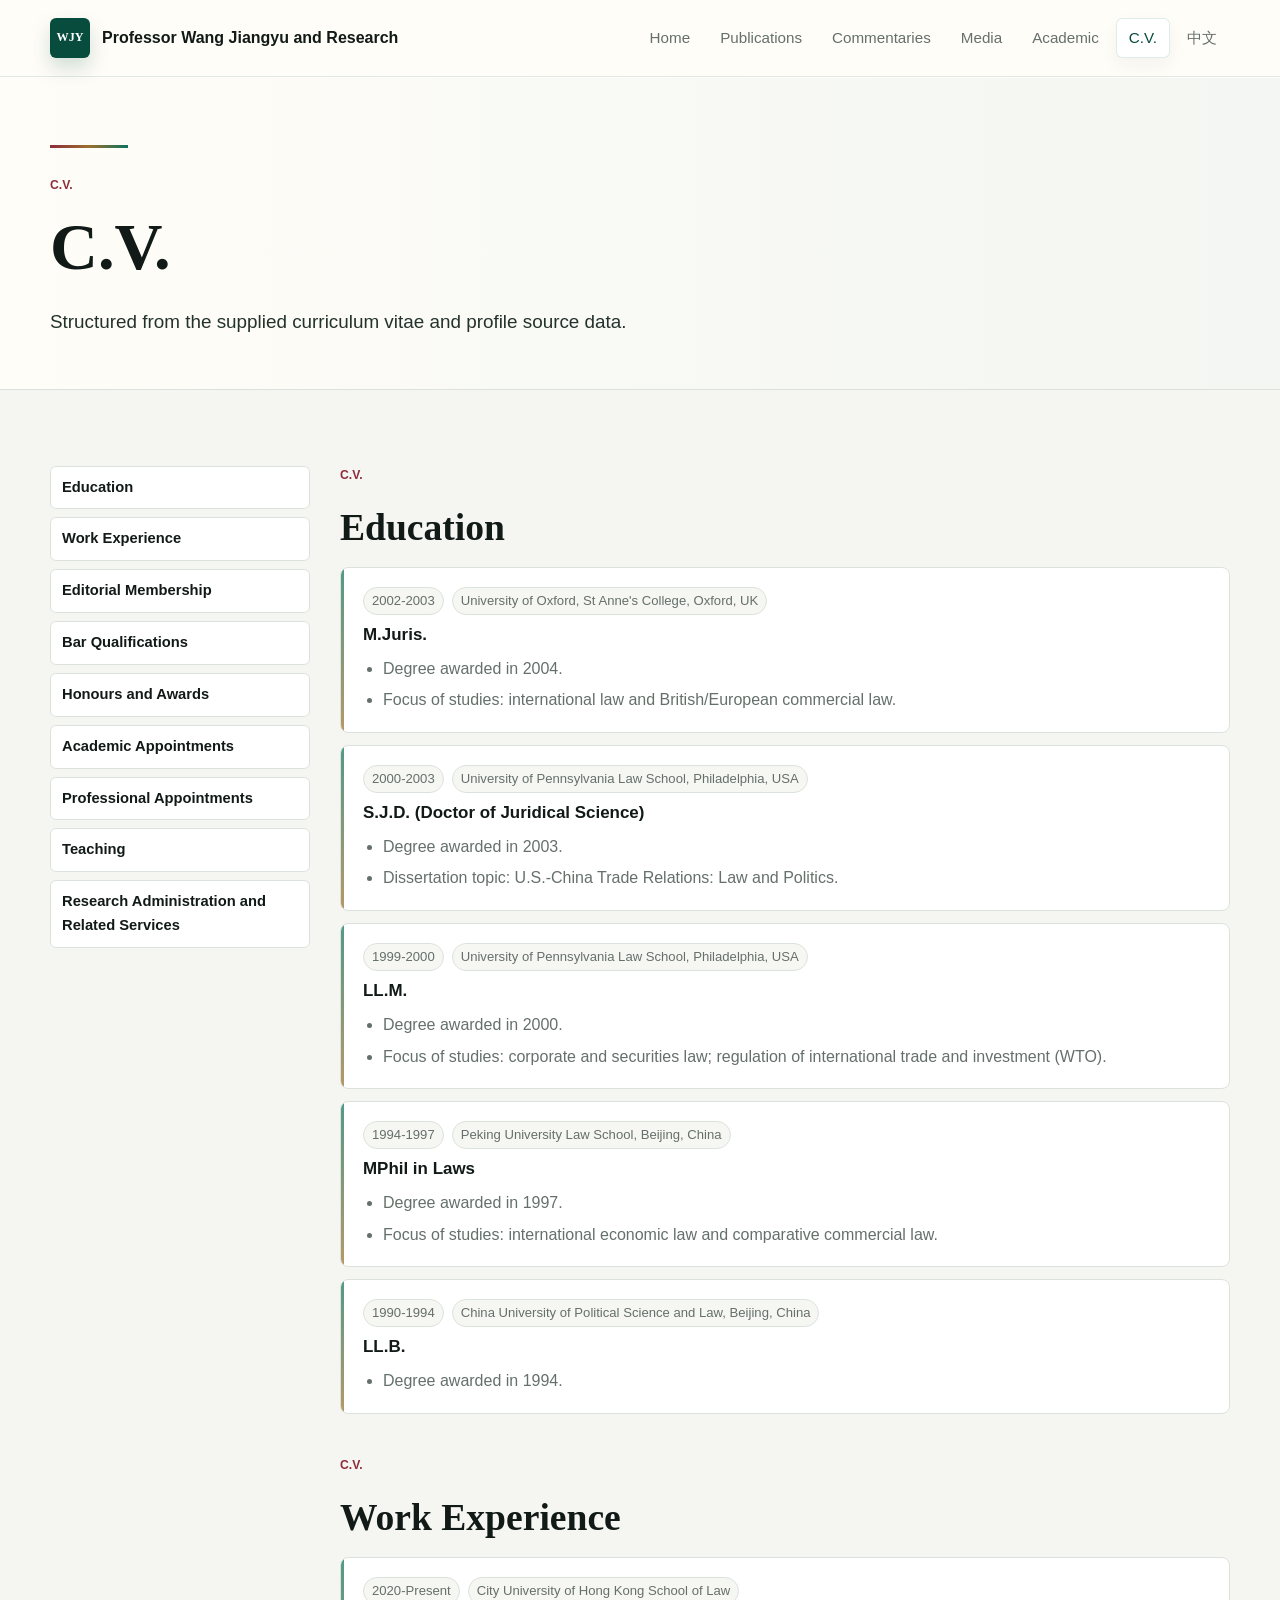
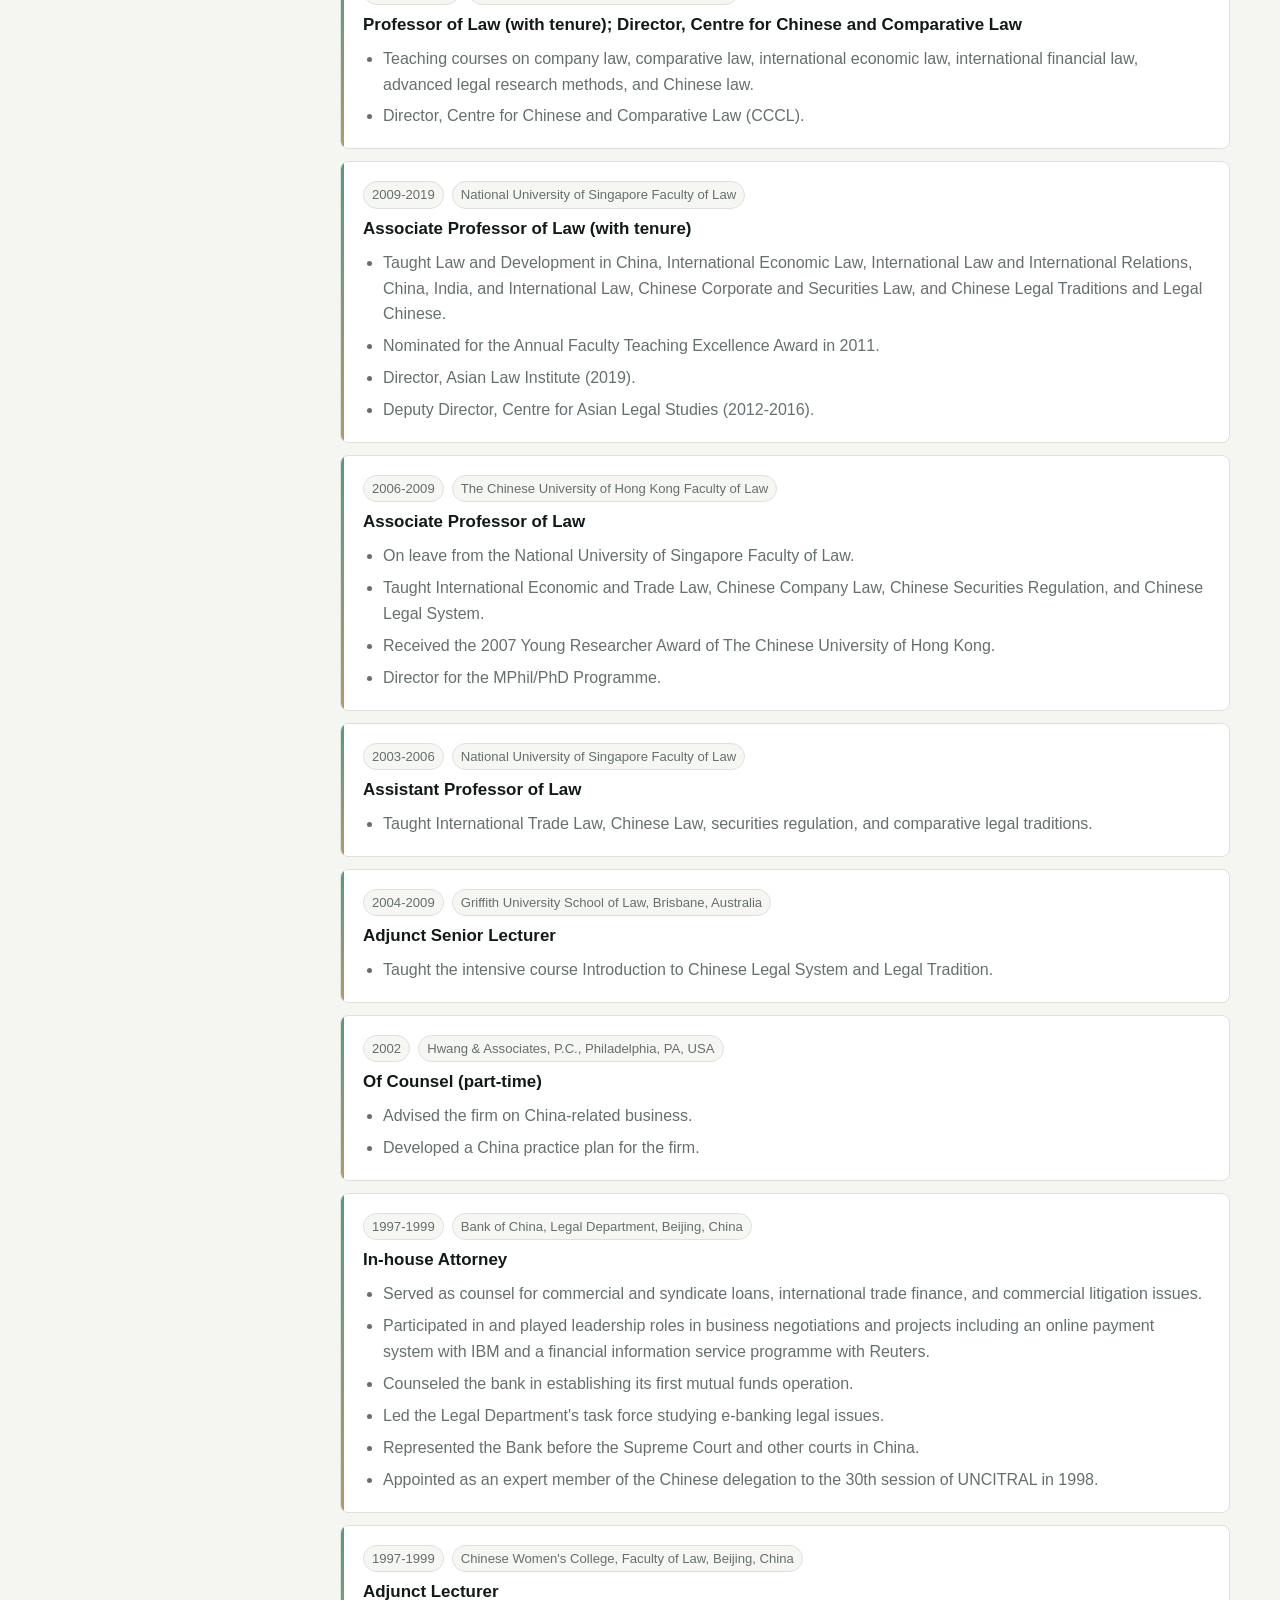
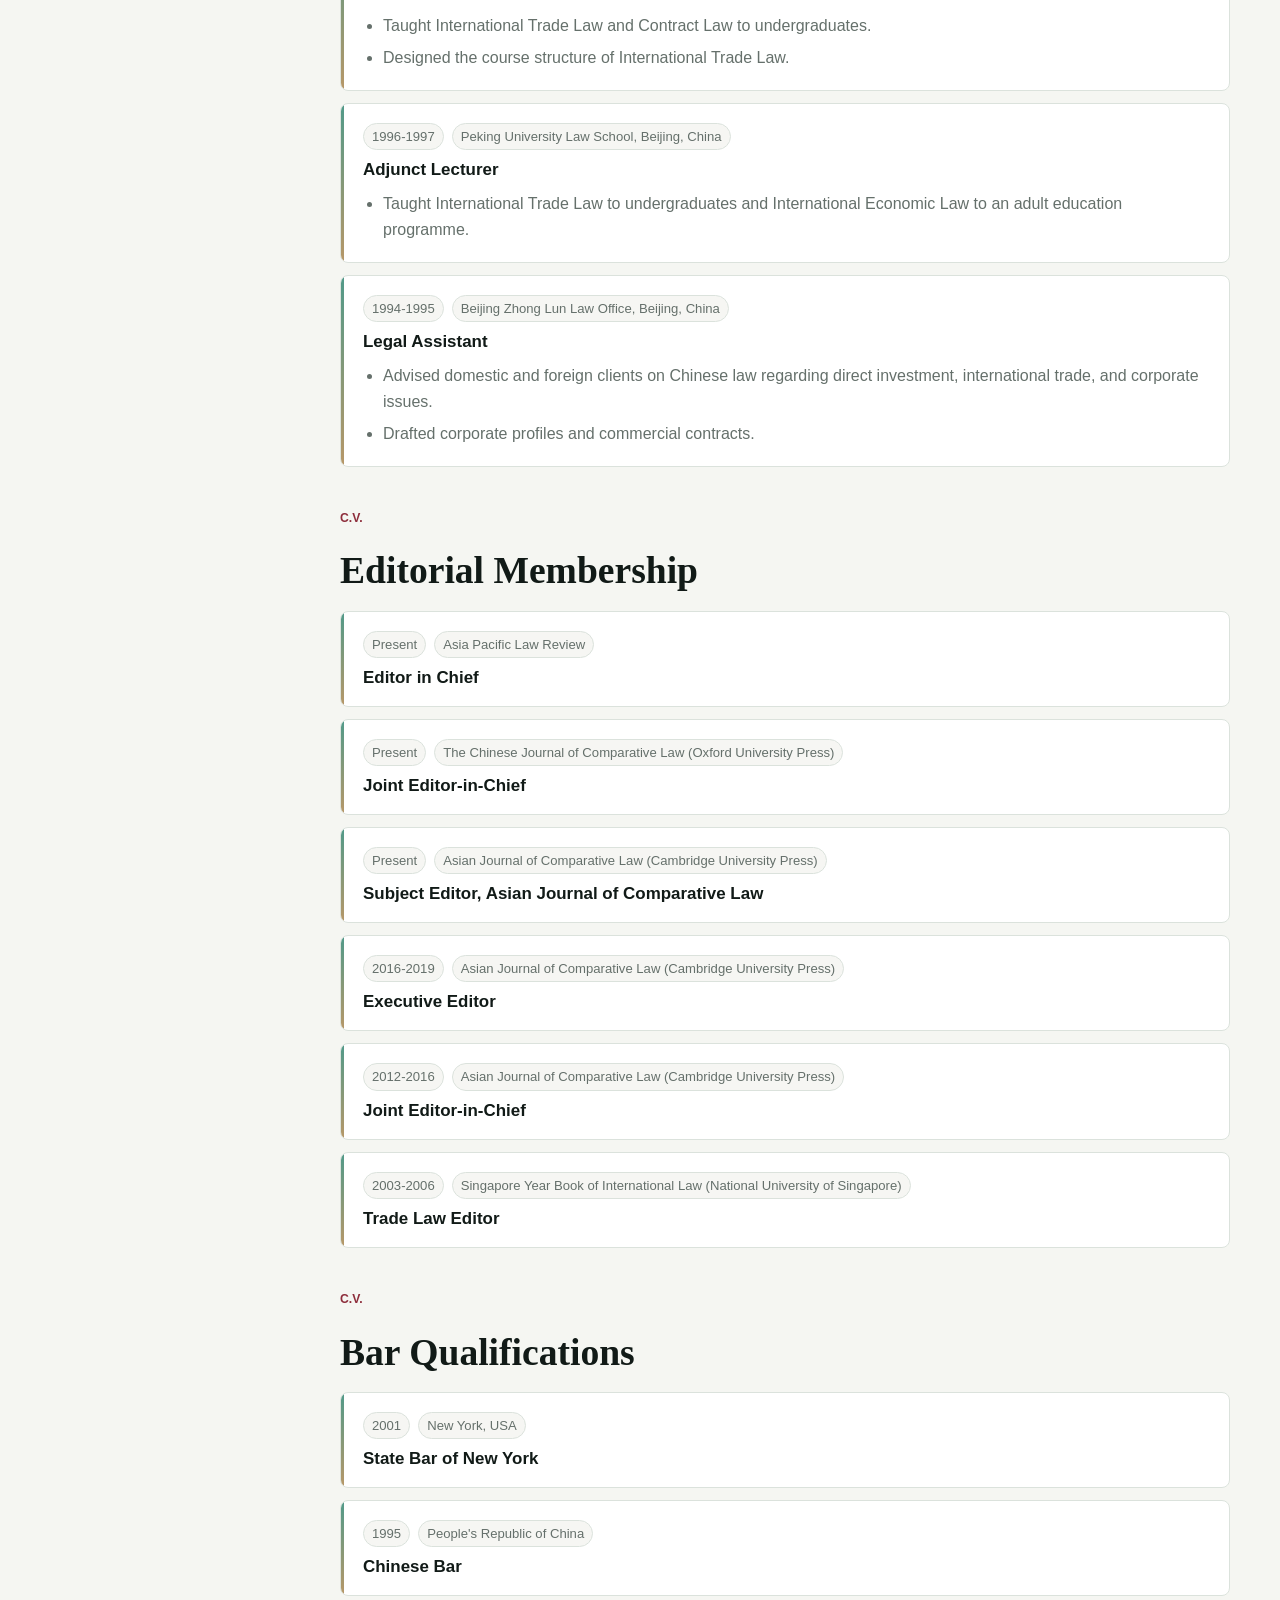
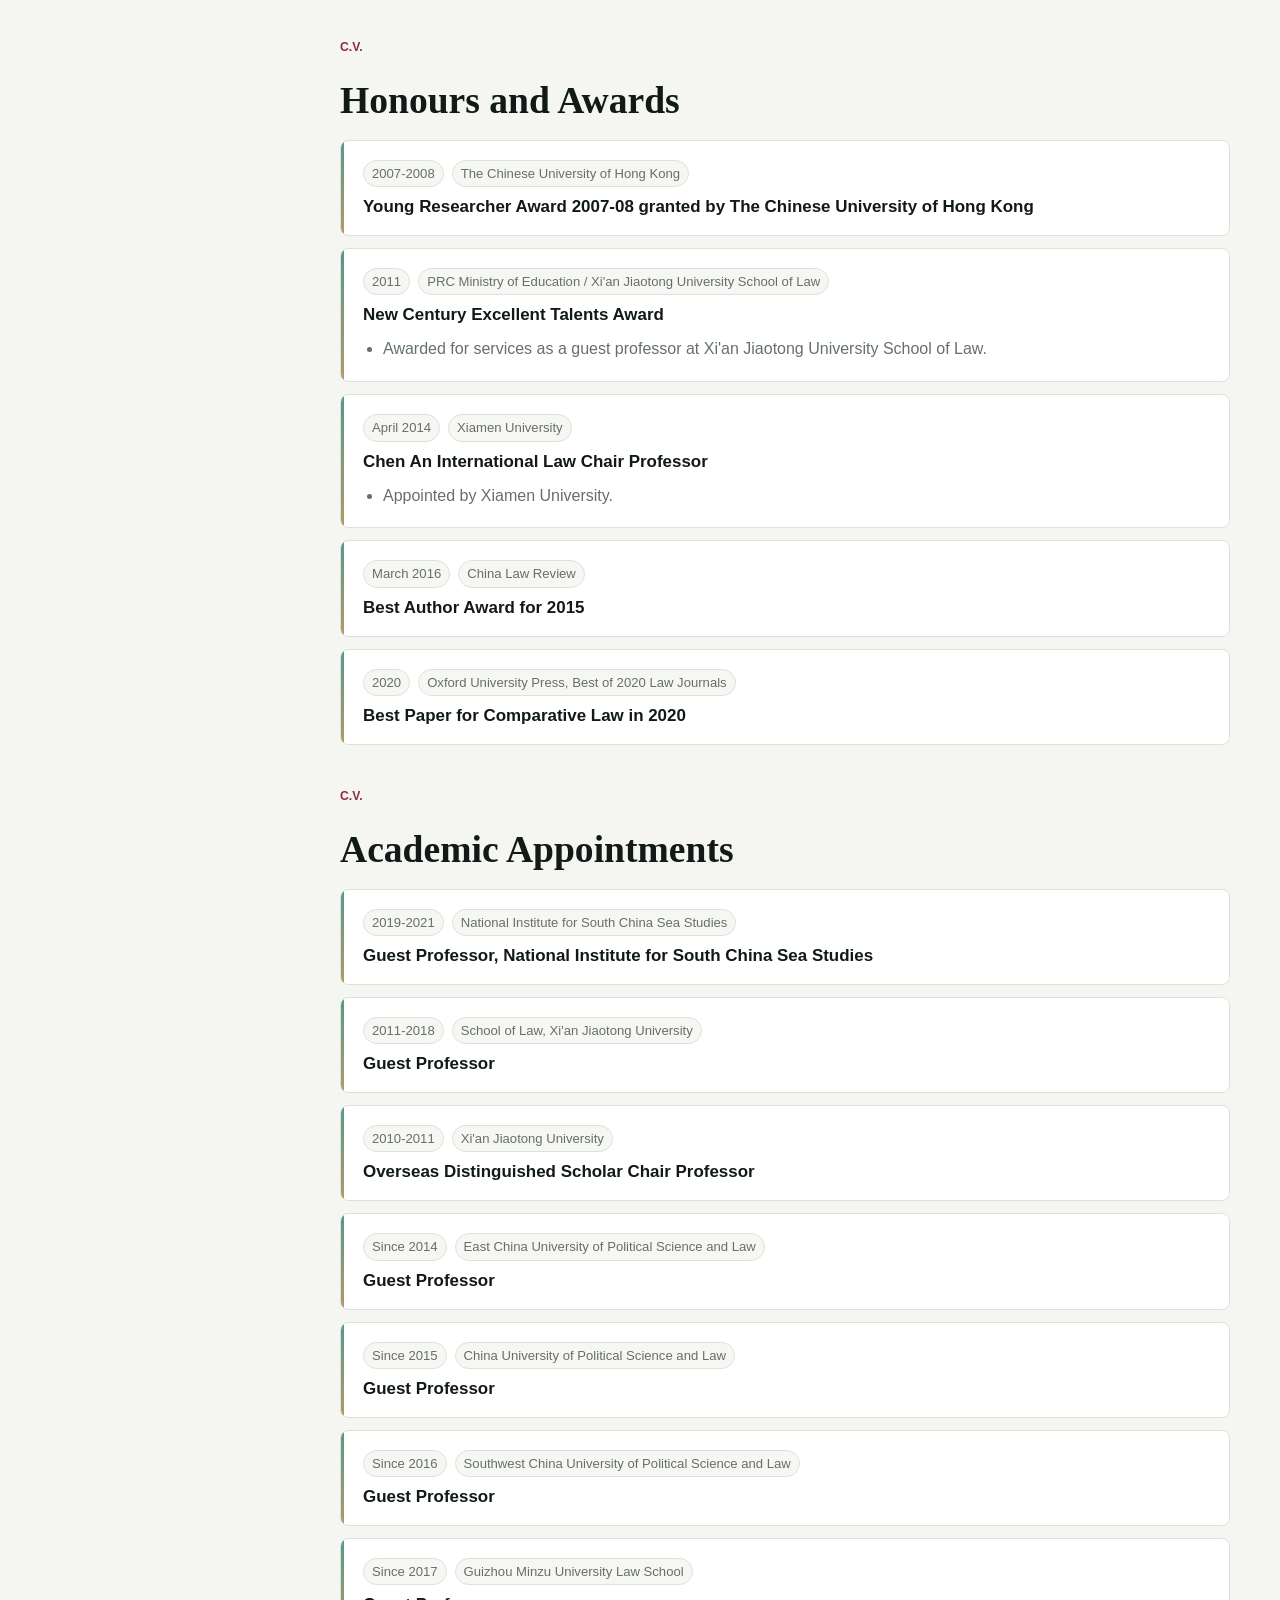
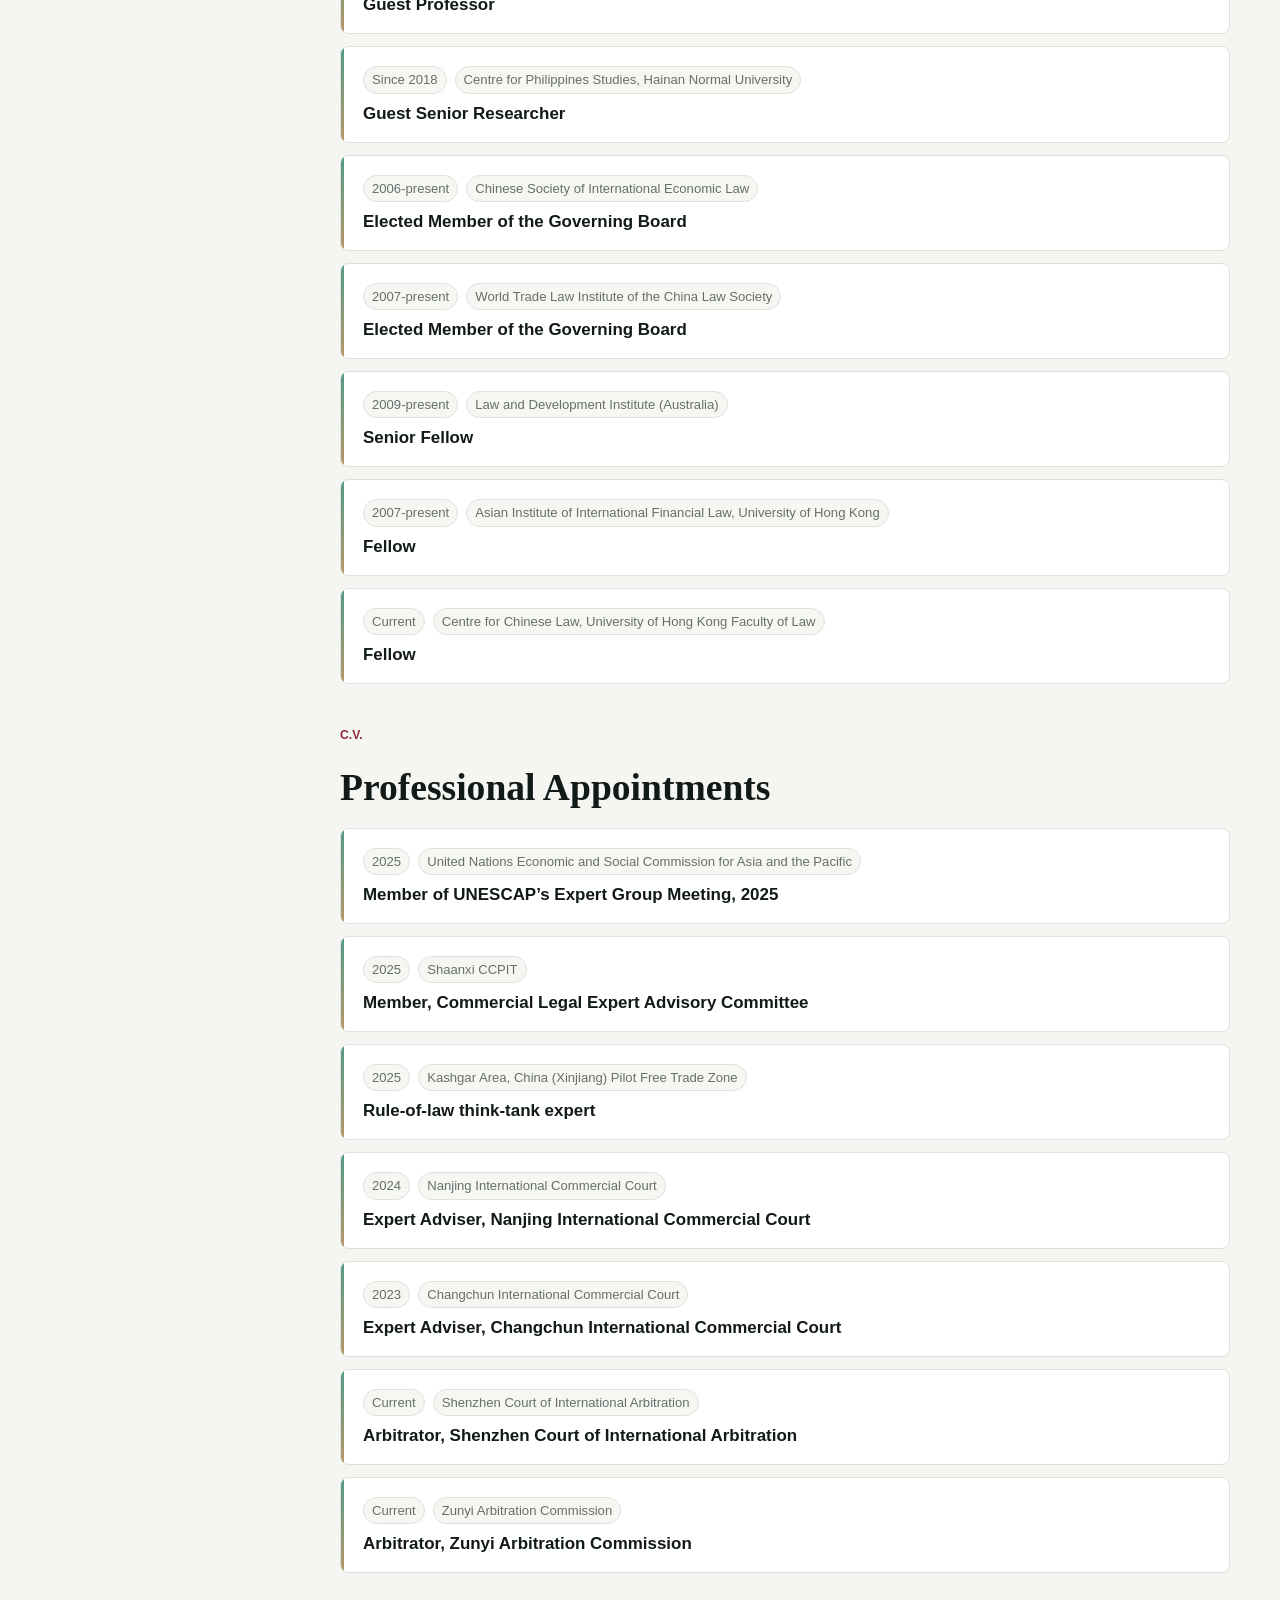
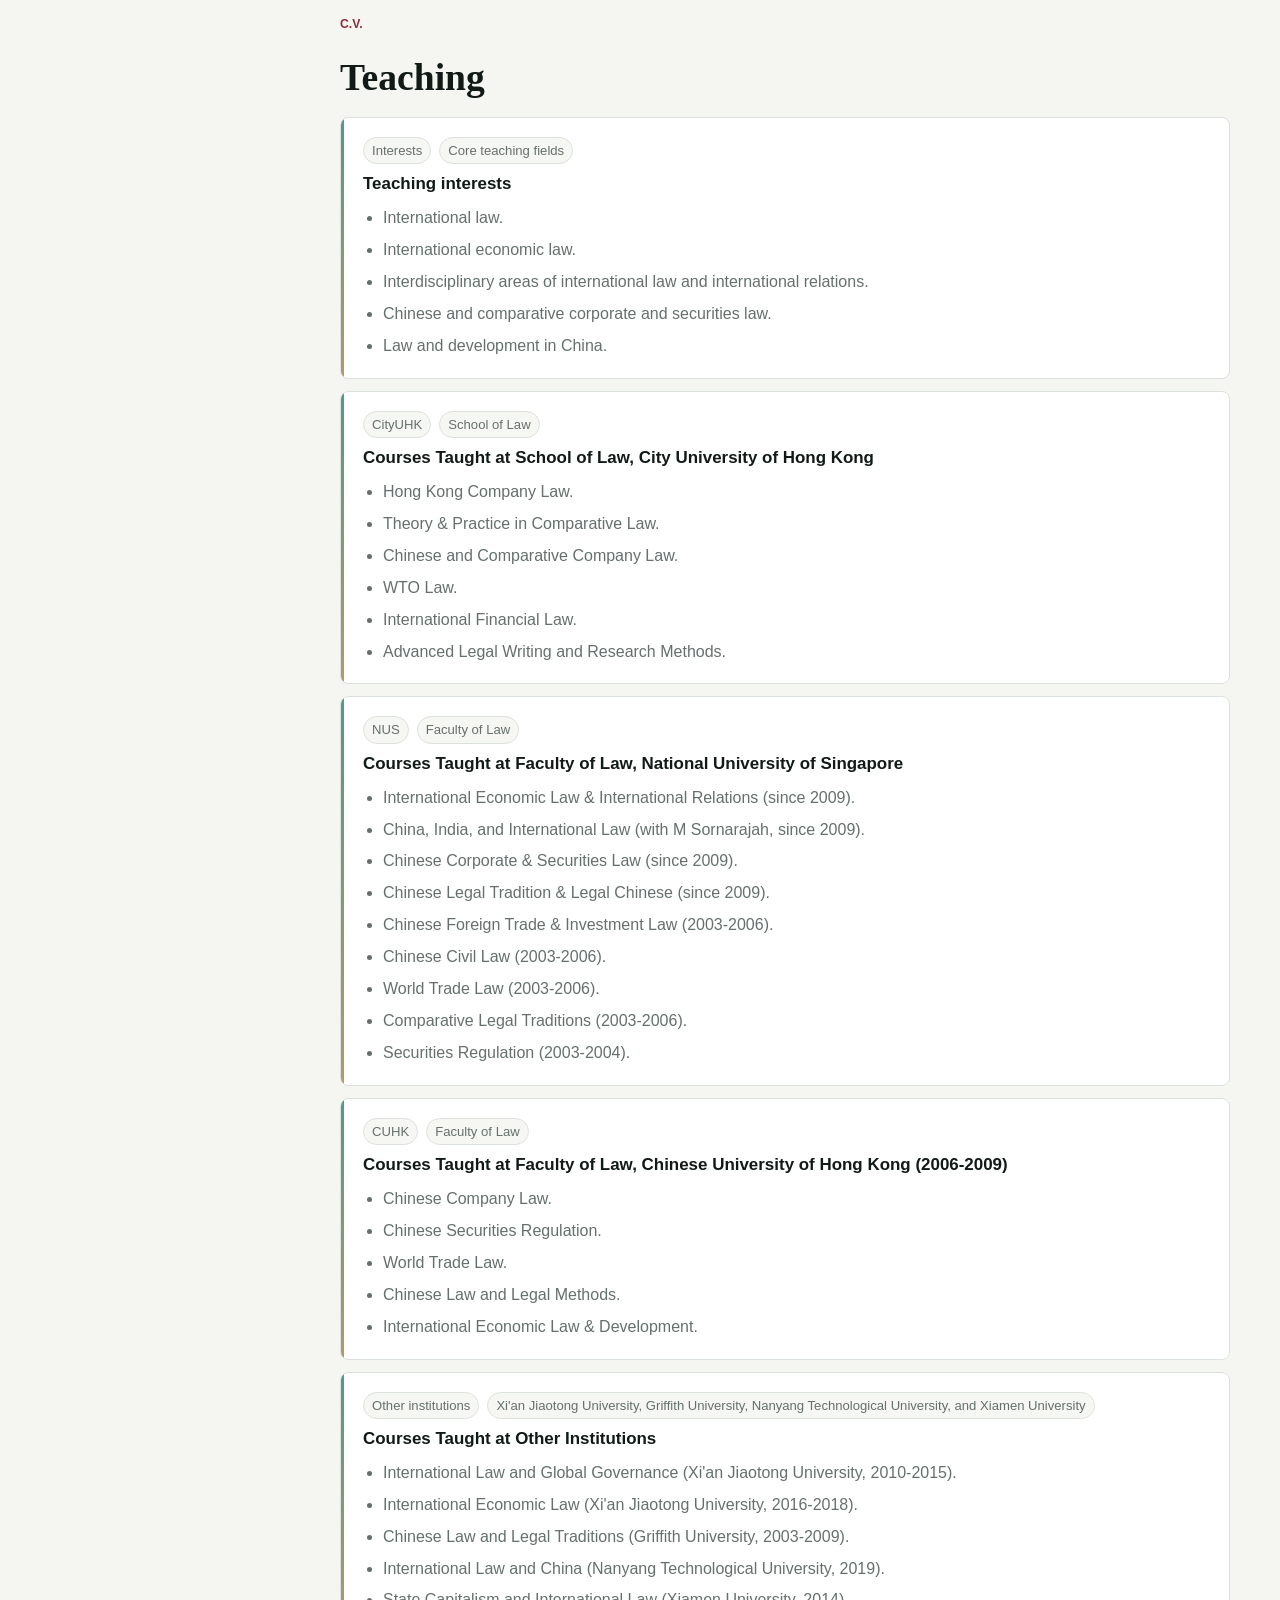
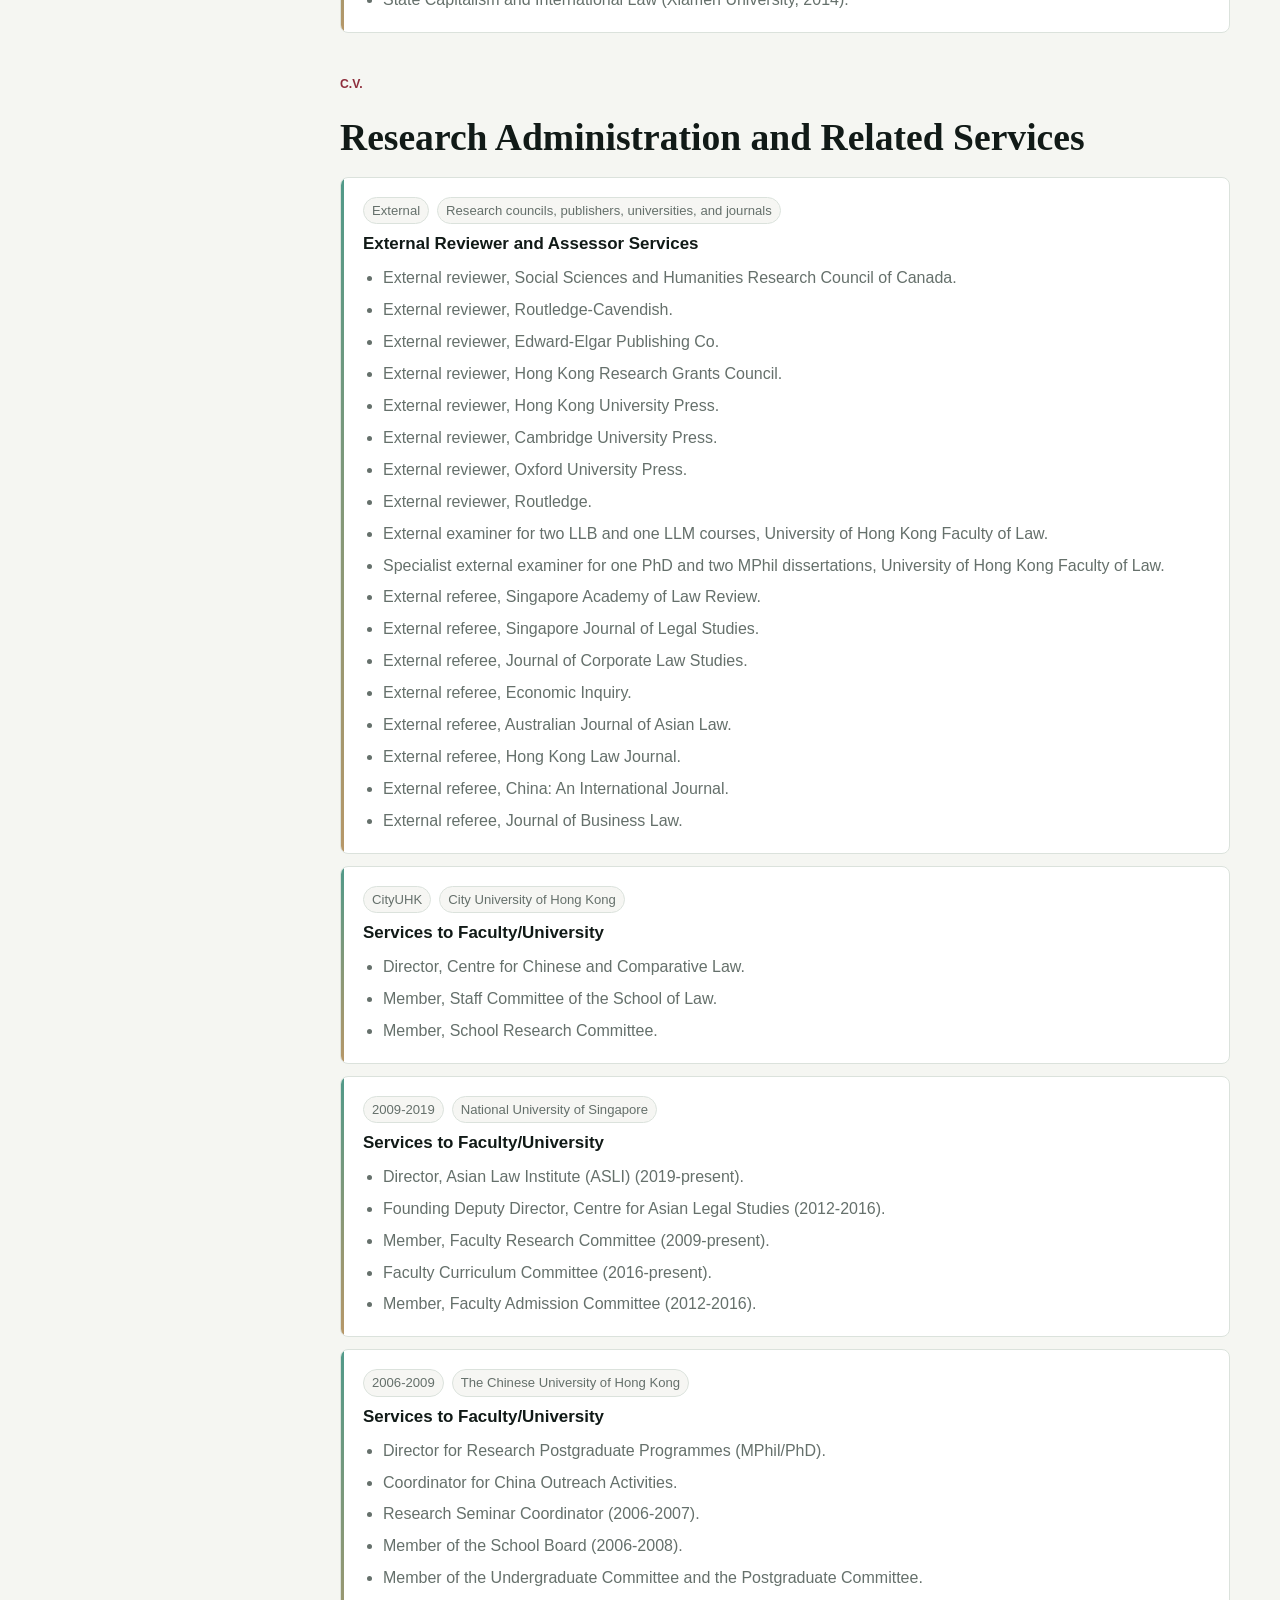
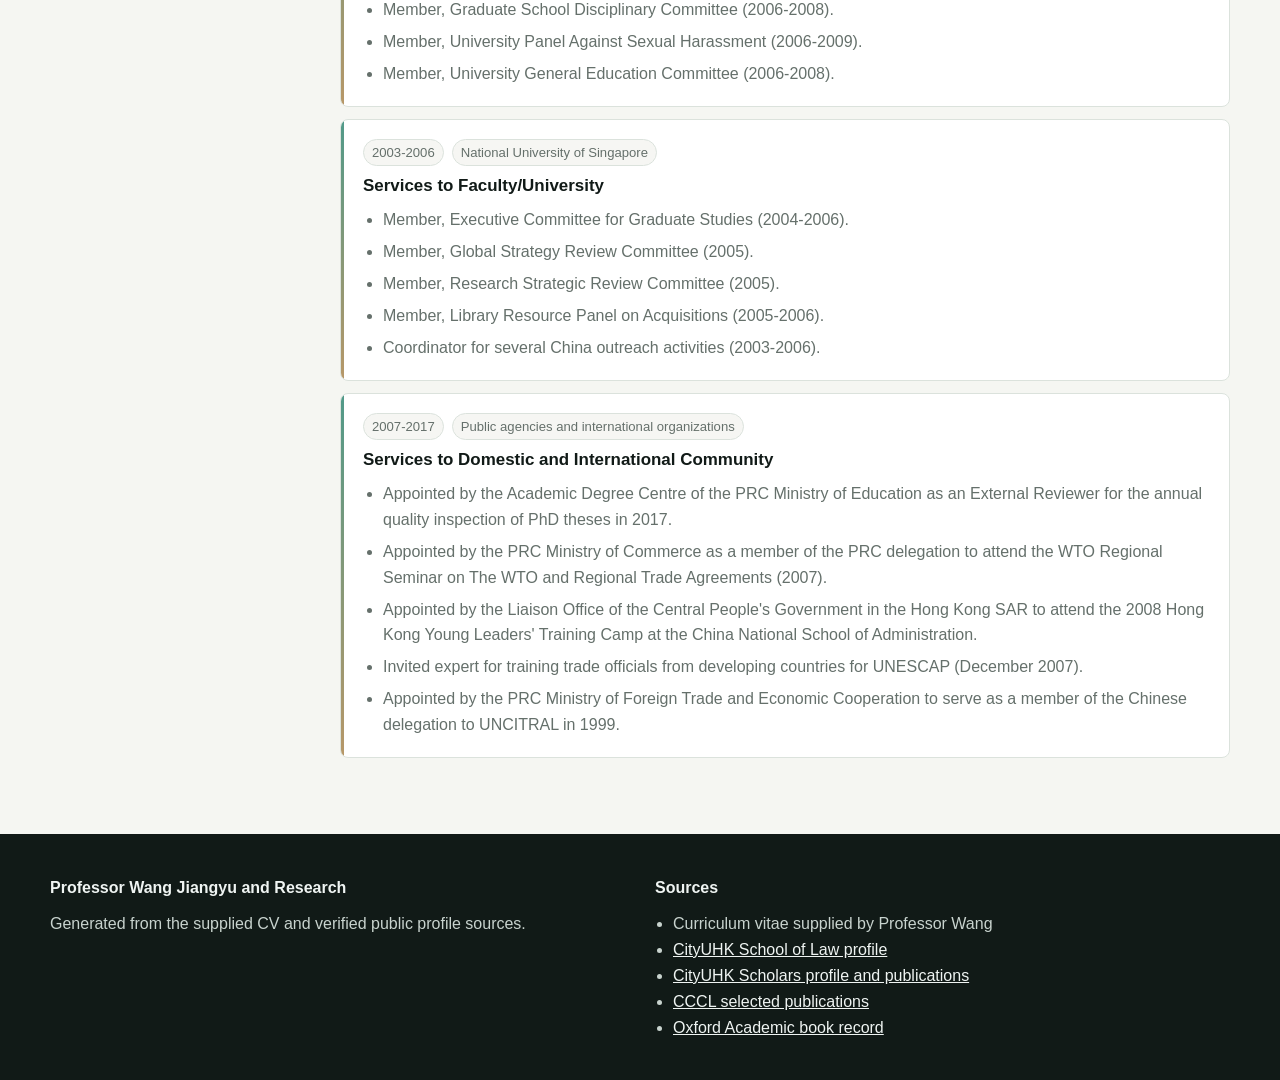
<file: cv.html>
<!doctype html>
<html lang="en">
<head>
  <meta charset="utf-8">
  <meta name="viewport" content="width=device-width, initial-scale=1">
  <title>C.V. | Professor Wang Jiangyu and Research</title>
  <meta name="description" content="Curriculum vitae of Professor Wang Jiangyu">
  <meta name="theme-color" content="#f7f5ef">
  <link rel="stylesheet" href="assets/site.css">
  <script defer src="assets/site.js"></script>
</head>
<body>
  <a class="skip-link" href="#main">Skip to content</a>
  <header class="site-header">
    <div class="wrap header-inner">
      <a class="brand" href="index.html" aria-label="Professor Wang Jiangyu and Research">
        <span class="brand-mark">WJY</span>
        <span>Professor Wang Jiangyu and Research</span>
      </a>
      <nav aria-label="Primary navigation"><a class="" href="index.html">Home</a><a class="" href="publications.html">Publications</a><a class="" href="commentaries.html">Commentaries</a><a class="" href="media.html">Media</a><a class="" href="academic.html">Academic</a><a class="active" href="cv.html">C.V.</a><a class="" href="zh/cv.html">中文</a></nav>
    </div>
  </header>
  <main id="main">
  <section class="page-hero">
    <div class="wrap page-hero-inner">
      <p class="eyebrow">C.V.</p>
      <h1>C.V.</h1>
      <p class="lead">Structured from the supplied curriculum vitae and profile source data.</p>
    </div>
  </section>
  <section class="section">
    <div class="wrap cv-layout">
      <nav class="cv-section-nav" aria-label="C.V.">
        <a href="#education">Education</a><a href="#work-experience">Work Experience</a><a href="#editorial-membership">Editorial Membership</a><a href="#bar-qualifications">Bar Qualifications</a><a href="#honours-awards">Honours and Awards</a><a href="#academic-appointments">Academic Appointments</a><a href="#professional-appointments">Professional Appointments</a><a href="#teaching">Teaching</a><a href="#research-administration-services">Research Administration and Related Services</a>
      </nav>
      <div class="cv-sections">
        <section class="cv-section" id="education">
              <div class="section-heading compact">
                <p class="section-kicker">C.V.</p>
                <h2>Education</h2>
              </div>
              <div class="cv-item-list"><article class="cv-item">
    <div class="cv-meta">
      <span>2002-2003</span>
      <span>University of Oxford, St Anne's College, Oxford, UK</span>
    </div>
    <h3>M.Juris.</h3>
    <ul><li>Degree awarded in 2004.</li><li>Focus of studies: international law and British/European commercial law.</li></ul>
  </article><article class="cv-item">
    <div class="cv-meta">
      <span>2000-2003</span>
      <span>University of Pennsylvania Law School, Philadelphia, USA</span>
    </div>
    <h3>S.J.D. (Doctor of Juridical Science)</h3>
    <ul><li>Degree awarded in 2003.</li><li>Dissertation topic: U.S.-China Trade Relations: Law and Politics.</li></ul>
  </article><article class="cv-item">
    <div class="cv-meta">
      <span>1999-2000</span>
      <span>University of Pennsylvania Law School, Philadelphia, USA</span>
    </div>
    <h3>LL.M.</h3>
    <ul><li>Degree awarded in 2000.</li><li>Focus of studies: corporate and securities law; regulation of international trade and investment (WTO).</li></ul>
  </article><article class="cv-item">
    <div class="cv-meta">
      <span>1994-1997</span>
      <span>Peking University Law School, Beijing, China</span>
    </div>
    <h3>MPhil in Laws</h3>
    <ul><li>Degree awarded in 1997.</li><li>Focus of studies: international economic law and comparative commercial law.</li></ul>
  </article><article class="cv-item">
    <div class="cv-meta">
      <span>1990-1994</span>
      <span>China University of Political Science and Law, Beijing, China</span>
    </div>
    <h3>LL.B.</h3>
    <ul><li>Degree awarded in 1994.</li></ul>
  </article></div>
            </section><section class="cv-section" id="work-experience">
              <div class="section-heading compact">
                <p class="section-kicker">C.V.</p>
                <h2>Work Experience</h2>
              </div>
              <div class="cv-item-list"><article class="cv-item">
    <div class="cv-meta">
      <span>2020-Present</span>
      <span>City University of Hong Kong School of Law</span>
    </div>
    <h3>Professor of Law (with tenure); Director, Centre for Chinese and Comparative Law</h3>
    <ul><li>Teaching courses on company law, comparative law, international economic law, international financial law, advanced legal research methods, and Chinese law.</li><li>Director, Centre for Chinese and Comparative Law (CCCL).</li></ul>
  </article><article class="cv-item">
    <div class="cv-meta">
      <span>2009-2019</span>
      <span>National University of Singapore Faculty of Law</span>
    </div>
    <h3>Associate Professor of Law (with tenure)</h3>
    <ul><li>Taught Law and Development in China, International Economic Law, International Law and International Relations, China, India, and International Law, Chinese Corporate and Securities Law, and Chinese Legal Traditions and Legal Chinese.</li><li>Nominated for the Annual Faculty Teaching Excellence Award in 2011.</li><li>Director, Asian Law Institute (2019).</li><li>Deputy Director, Centre for Asian Legal Studies (2012-2016).</li></ul>
  </article><article class="cv-item">
    <div class="cv-meta">
      <span>2006-2009</span>
      <span>The Chinese University of Hong Kong Faculty of Law</span>
    </div>
    <h3>Associate Professor of Law</h3>
    <ul><li>On leave from the National University of Singapore Faculty of Law.</li><li>Taught International Economic and Trade Law, Chinese Company Law, Chinese Securities Regulation, and Chinese Legal System.</li><li>Received the 2007 Young Researcher Award of The Chinese University of Hong Kong.</li><li>Director for the MPhil/PhD Programme.</li></ul>
  </article><article class="cv-item">
    <div class="cv-meta">
      <span>2003-2006</span>
      <span>National University of Singapore Faculty of Law</span>
    </div>
    <h3>Assistant Professor of Law</h3>
    <ul><li>Taught International Trade Law, Chinese Law, securities regulation, and comparative legal traditions.</li></ul>
  </article><article class="cv-item">
    <div class="cv-meta">
      <span>2004-2009</span>
      <span>Griffith University School of Law, Brisbane, Australia</span>
    </div>
    <h3>Adjunct Senior Lecturer</h3>
    <ul><li>Taught the intensive course Introduction to Chinese Legal System and Legal Tradition.</li></ul>
  </article><article class="cv-item">
    <div class="cv-meta">
      <span>2002</span>
      <span>Hwang &amp; Associates, P.C., Philadelphia, PA, USA</span>
    </div>
    <h3>Of Counsel (part-time)</h3>
    <ul><li>Advised the firm on China-related business.</li><li>Developed a China practice plan for the firm.</li></ul>
  </article><article class="cv-item">
    <div class="cv-meta">
      <span>1997-1999</span>
      <span>Bank of China, Legal Department, Beijing, China</span>
    </div>
    <h3>In-house Attorney</h3>
    <ul><li>Served as counsel for commercial and syndicate loans, international trade finance, and commercial litigation issues.</li><li>Participated in and played leadership roles in business negotiations and projects including an online payment system with IBM and a financial information service programme with Reuters.</li><li>Counseled the bank in establishing its first mutual funds operation.</li><li>Led the Legal Department's task force studying e-banking legal issues.</li><li>Represented the Bank before the Supreme Court and other courts in China.</li><li>Appointed as an expert member of the Chinese delegation to the 30th session of UNCITRAL in 1998.</li></ul>
  </article><article class="cv-item">
    <div class="cv-meta">
      <span>1997-1999</span>
      <span>Chinese Women's College, Faculty of Law, Beijing, China</span>
    </div>
    <h3>Adjunct Lecturer</h3>
    <ul><li>Taught International Trade Law and Contract Law to undergraduates.</li><li>Designed the course structure of International Trade Law.</li></ul>
  </article><article class="cv-item">
    <div class="cv-meta">
      <span>1996-1997</span>
      <span>Peking University Law School, Beijing, China</span>
    </div>
    <h3>Adjunct Lecturer</h3>
    <ul><li>Taught International Trade Law to undergraduates and International Economic Law to an adult education programme.</li></ul>
  </article><article class="cv-item">
    <div class="cv-meta">
      <span>1994-1995</span>
      <span>Beijing Zhong Lun Law Office, Beijing, China</span>
    </div>
    <h3>Legal Assistant</h3>
    <ul><li>Advised domestic and foreign clients on Chinese law regarding direct investment, international trade, and corporate issues.</li><li>Drafted corporate profiles and commercial contracts.</li></ul>
  </article></div>
            </section><section class="cv-section" id="editorial-membership">
              <div class="section-heading compact">
                <p class="section-kicker">C.V.</p>
                <h2>Editorial Membership</h2>
              </div>
              <div class="cv-item-list"><article class="cv-item">
    <div class="cv-meta">
      <span>Present</span>
      <span>Asia Pacific Law Review</span>
    </div>
    <h3>Editor in Chief</h3>
  </article><article class="cv-item">
    <div class="cv-meta">
      <span>Present</span>
      <span>The Chinese Journal of Comparative Law (Oxford University Press)</span>
    </div>
    <h3>Joint Editor-in-Chief</h3>
  </article><article class="cv-item">
    <div class="cv-meta">
      <span>Present</span>
      <span>Asian Journal of Comparative Law (Cambridge University Press)</span>
    </div>
    <h3>Subject Editor, Asian Journal of Comparative Law</h3>
  </article><article class="cv-item">
    <div class="cv-meta">
      <span>2016-2019</span>
      <span>Asian Journal of Comparative Law (Cambridge University Press)</span>
    </div>
    <h3>Executive Editor</h3>
  </article><article class="cv-item">
    <div class="cv-meta">
      <span>2012-2016</span>
      <span>Asian Journal of Comparative Law (Cambridge University Press)</span>
    </div>
    <h3>Joint Editor-in-Chief</h3>
  </article><article class="cv-item">
    <div class="cv-meta">
      <span>2003-2006</span>
      <span>Singapore Year Book of International Law (National University of Singapore)</span>
    </div>
    <h3>Trade Law Editor</h3>
  </article></div>
            </section><section class="cv-section" id="bar-qualifications">
              <div class="section-heading compact">
                <p class="section-kicker">C.V.</p>
                <h2>Bar Qualifications</h2>
              </div>
              <div class="cv-item-list"><article class="cv-item">
    <div class="cv-meta">
      <span>2001</span>
      <span>New York, USA</span>
    </div>
    <h3>State Bar of New York</h3>
  </article><article class="cv-item">
    <div class="cv-meta">
      <span>1995</span>
      <span>People's Republic of China</span>
    </div>
    <h3>Chinese Bar</h3>
  </article></div>
            </section><section class="cv-section" id="honours-awards">
              <div class="section-heading compact">
                <p class="section-kicker">C.V.</p>
                <h2>Honours and Awards</h2>
              </div>
              <div class="cv-item-list"><article class="cv-item">
    <div class="cv-meta">
      <span>2007-2008</span>
      <span>The Chinese University of Hong Kong</span>
    </div>
    <h3>Young Researcher Award 2007-08 granted by The Chinese University of Hong Kong</h3>
  </article><article class="cv-item">
    <div class="cv-meta">
      <span>2011</span>
      <span>PRC Ministry of Education / Xi'an Jiaotong University School of Law</span>
    </div>
    <h3>New Century Excellent Talents Award</h3>
    <ul><li>Awarded for services as a guest professor at Xi'an Jiaotong University School of Law.</li></ul>
  </article><article class="cv-item">
    <div class="cv-meta">
      <span>April 2014</span>
      <span>Xiamen University</span>
    </div>
    <h3>Chen An International Law Chair Professor</h3>
    <ul><li>Appointed by Xiamen University.</li></ul>
  </article><article class="cv-item">
    <div class="cv-meta">
      <span>March 2016</span>
      <span>China Law Review</span>
    </div>
    <h3>Best Author Award for 2015</h3>
  </article><article class="cv-item">
    <div class="cv-meta">
      <span>2020</span>
      <span>Oxford University Press, Best of 2020 Law Journals</span>
    </div>
    <h3>Best Paper for Comparative Law in 2020</h3>
  </article></div>
            </section><section class="cv-section" id="academic-appointments">
              <div class="section-heading compact">
                <p class="section-kicker">C.V.</p>
                <h2>Academic Appointments</h2>
              </div>
              <div class="cv-item-list"><article class="cv-item">
    <div class="cv-meta">
      <span>2019-2021</span>
      <span>National Institute for South China Sea Studies</span>
    </div>
    <h3>Guest Professor, National Institute for South China Sea Studies</h3>
  </article><article class="cv-item">
    <div class="cv-meta">
      <span>2011-2018</span>
      <span>School of Law, Xi'an Jiaotong University</span>
    </div>
    <h3>Guest Professor</h3>
  </article><article class="cv-item">
    <div class="cv-meta">
      <span>2010-2011</span>
      <span>Xi'an Jiaotong University</span>
    </div>
    <h3>Overseas Distinguished Scholar Chair Professor</h3>
  </article><article class="cv-item">
    <div class="cv-meta">
      <span>Since 2014</span>
      <span>East China University of Political Science and Law</span>
    </div>
    <h3>Guest Professor</h3>
  </article><article class="cv-item">
    <div class="cv-meta">
      <span>Since 2015</span>
      <span>China University of Political Science and Law</span>
    </div>
    <h3>Guest Professor</h3>
  </article><article class="cv-item">
    <div class="cv-meta">
      <span>Since 2016</span>
      <span>Southwest China University of Political Science and Law</span>
    </div>
    <h3>Guest Professor</h3>
  </article><article class="cv-item">
    <div class="cv-meta">
      <span>Since 2017</span>
      <span>Guizhou Minzu University Law School</span>
    </div>
    <h3>Guest Professor</h3>
  </article><article class="cv-item">
    <div class="cv-meta">
      <span>Since 2018</span>
      <span>Centre for Philippines Studies, Hainan Normal University</span>
    </div>
    <h3>Guest Senior Researcher</h3>
  </article><article class="cv-item">
    <div class="cv-meta">
      <span>2006-present</span>
      <span>Chinese Society of International Economic Law</span>
    </div>
    <h3>Elected Member of the Governing Board</h3>
  </article><article class="cv-item">
    <div class="cv-meta">
      <span>2007-present</span>
      <span>World Trade Law Institute of the China Law Society</span>
    </div>
    <h3>Elected Member of the Governing Board</h3>
  </article><article class="cv-item">
    <div class="cv-meta">
      <span>2009-present</span>
      <span>Law and Development Institute (Australia)</span>
    </div>
    <h3>Senior Fellow</h3>
  </article><article class="cv-item">
    <div class="cv-meta">
      <span>2007-present</span>
      <span>Asian Institute of International Financial Law, University of Hong Kong</span>
    </div>
    <h3>Fellow</h3>
  </article><article class="cv-item">
    <div class="cv-meta">
      <span>Current</span>
      <span>Centre for Chinese Law, University of Hong Kong Faculty of Law</span>
    </div>
    <h3>Fellow</h3>
  </article></div>
            </section><section class="cv-section" id="professional-appointments">
              <div class="section-heading compact">
                <p class="section-kicker">C.V.</p>
                <h2>Professional Appointments</h2>
              </div>
              <div class="cv-item-list"><article class="cv-item">
    <div class="cv-meta">
      <span>2025</span>
      <span>United Nations Economic and Social Commission for Asia and the Pacific</span>
    </div>
    <h3>Member of UNESCAP’s Expert Group Meeting, 2025</h3>
  </article><article class="cv-item">
    <div class="cv-meta">
      <span>2025</span>
      <span>Shaanxi CCPIT</span>
    </div>
    <h3>Member, Commercial Legal Expert Advisory Committee</h3>
  </article><article class="cv-item">
    <div class="cv-meta">
      <span>2025</span>
      <span>Kashgar Area, China (Xinjiang) Pilot Free Trade Zone</span>
    </div>
    <h3>Rule-of-law think-tank expert</h3>
  </article><article class="cv-item">
    <div class="cv-meta">
      <span>2024</span>
      <span>Nanjing International Commercial Court</span>
    </div>
    <h3>Expert Adviser, Nanjing International Commercial Court</h3>
  </article><article class="cv-item">
    <div class="cv-meta">
      <span>2023</span>
      <span>Changchun International Commercial Court</span>
    </div>
    <h3>Expert Adviser, Changchun International Commercial Court</h3>
  </article><article class="cv-item">
    <div class="cv-meta">
      <span>Current</span>
      <span>Shenzhen Court of International Arbitration</span>
    </div>
    <h3>Arbitrator, Shenzhen Court of International Arbitration</h3>
  </article><article class="cv-item">
    <div class="cv-meta">
      <span>Current</span>
      <span>Zunyi Arbitration Commission</span>
    </div>
    <h3>Arbitrator, Zunyi Arbitration Commission</h3>
  </article></div>
            </section><section class="cv-section" id="teaching">
              <div class="section-heading compact">
                <p class="section-kicker">C.V.</p>
                <h2>Teaching</h2>
              </div>
              <div class="cv-item-list"><article class="cv-item">
    <div class="cv-meta">
      <span>Interests</span>
      <span>Core teaching fields</span>
    </div>
    <h3>Teaching interests</h3>
    <ul><li>International law.</li><li>International economic law.</li><li>Interdisciplinary areas of international law and international relations.</li><li>Chinese and comparative corporate and securities law.</li><li>Law and development in China.</li></ul>
  </article><article class="cv-item">
    <div class="cv-meta">
      <span>CityUHK</span>
      <span>School of Law</span>
    </div>
    <h3>Courses Taught at School of Law, City University of Hong Kong</h3>
    <ul><li>Hong Kong Company Law.</li><li>Theory &amp; Practice in Comparative Law.</li><li>Chinese and Comparative Company Law.</li><li>WTO Law.</li><li>International Financial Law.</li><li>Advanced Legal Writing and Research Methods.</li></ul>
  </article><article class="cv-item">
    <div class="cv-meta">
      <span>NUS</span>
      <span>Faculty of Law</span>
    </div>
    <h3>Courses Taught at Faculty of Law, National University of Singapore</h3>
    <ul><li>International Economic Law &amp; International Relations (since 2009).</li><li>China, India, and International Law (with M Sornarajah, since 2009).</li><li>Chinese Corporate &amp; Securities Law (since 2009).</li><li>Chinese Legal Tradition &amp; Legal Chinese (since 2009).</li><li>Chinese Foreign Trade &amp; Investment Law (2003-2006).</li><li>Chinese Civil Law (2003-2006).</li><li>World Trade Law (2003-2006).</li><li>Comparative Legal Traditions (2003-2006).</li><li>Securities Regulation (2003-2004).</li></ul>
  </article><article class="cv-item">
    <div class="cv-meta">
      <span>CUHK</span>
      <span>Faculty of Law</span>
    </div>
    <h3>Courses Taught at Faculty of Law, Chinese University of Hong Kong (2006-2009)</h3>
    <ul><li>Chinese Company Law.</li><li>Chinese Securities Regulation.</li><li>World Trade Law.</li><li>Chinese Law and Legal Methods.</li><li>International Economic Law &amp; Development.</li></ul>
  </article><article class="cv-item">
    <div class="cv-meta">
      <span>Other institutions</span>
      <span>Xi'an Jiaotong University, Griffith University, Nanyang Technological University, and Xiamen University</span>
    </div>
    <h3>Courses Taught at Other Institutions</h3>
    <ul><li>International Law and Global Governance (Xi'an Jiaotong University, 2010-2015).</li><li>International Economic Law (Xi'an Jiaotong University, 2016-2018).</li><li>Chinese Law and Legal Traditions (Griffith University, 2003-2009).</li><li>International Law and China (Nanyang Technological University, 2019).</li><li>State Capitalism and International Law (Xiamen University, 2014).</li></ul>
  </article></div>
            </section><section class="cv-section" id="research-administration-services">
              <div class="section-heading compact">
                <p class="section-kicker">C.V.</p>
                <h2>Research Administration and Related Services</h2>
              </div>
              <div class="cv-item-list"><article class="cv-item">
    <div class="cv-meta">
      <span>External</span>
      <span>Research councils, publishers, universities, and journals</span>
    </div>
    <h3>External Reviewer and Assessor Services</h3>
    <ul><li>External reviewer, Social Sciences and Humanities Research Council of Canada.</li><li>External reviewer, Routledge-Cavendish.</li><li>External reviewer, Edward-Elgar Publishing Co.</li><li>External reviewer, Hong Kong Research Grants Council.</li><li>External reviewer, Hong Kong University Press.</li><li>External reviewer, Cambridge University Press.</li><li>External reviewer, Oxford University Press.</li><li>External reviewer, Routledge.</li><li>External examiner for two LLB and one LLM courses, University of Hong Kong Faculty of Law.</li><li>Specialist external examiner for one PhD and two MPhil dissertations, University of Hong Kong Faculty of Law.</li><li>External referee, Singapore Academy of Law Review.</li><li>External referee, Singapore Journal of Legal Studies.</li><li>External referee, Journal of Corporate Law Studies.</li><li>External referee, Economic Inquiry.</li><li>External referee, Australian Journal of Asian Law.</li><li>External referee, Hong Kong Law Journal.</li><li>External referee, China: An International Journal.</li><li>External referee, Journal of Business Law.</li></ul>
  </article><article class="cv-item">
    <div class="cv-meta">
      <span>CityUHK</span>
      <span>City University of Hong Kong</span>
    </div>
    <h3>Services to Faculty/University</h3>
    <ul><li>Director, Centre for Chinese and Comparative Law.</li><li>Member, Staff Committee of the School of Law.</li><li>Member, School Research Committee.</li></ul>
  </article><article class="cv-item">
    <div class="cv-meta">
      <span>2009-2019</span>
      <span>National University of Singapore</span>
    </div>
    <h3>Services to Faculty/University</h3>
    <ul><li>Director, Asian Law Institute (ASLI) (2019-present).</li><li>Founding Deputy Director, Centre for Asian Legal Studies (2012-2016).</li><li>Member, Faculty Research Committee (2009-present).</li><li>Faculty Curriculum Committee (2016-present).</li><li>Member, Faculty Admission Committee (2012-2016).</li></ul>
  </article><article class="cv-item">
    <div class="cv-meta">
      <span>2006-2009</span>
      <span>The Chinese University of Hong Kong</span>
    </div>
    <h3>Services to Faculty/University</h3>
    <ul><li>Director for Research Postgraduate Programmes (MPhil/PhD).</li><li>Coordinator for China Outreach Activities.</li><li>Research Seminar Coordinator (2006-2007).</li><li>Member of the School Board (2006-2008).</li><li>Member of the Undergraduate Committee and the Postgraduate Committee.</li><li>Member, Graduate School Disciplinary Committee (2006-2008).</li><li>Member, University Panel Against Sexual Harassment (2006-2009).</li><li>Member, University General Education Committee (2006-2008).</li></ul>
  </article><article class="cv-item">
    <div class="cv-meta">
      <span>2003-2006</span>
      <span>National University of Singapore</span>
    </div>
    <h3>Services to Faculty/University</h3>
    <ul><li>Member, Executive Committee for Graduate Studies (2004-2006).</li><li>Member, Global Strategy Review Committee (2005).</li><li>Member, Research Strategic Review Committee (2005).</li><li>Member, Library Resource Panel on Acquisitions (2005-2006).</li><li>Coordinator for several China outreach activities (2003-2006).</li></ul>
  </article><article class="cv-item">
    <div class="cv-meta">
      <span>2007-2017</span>
      <span>Public agencies and international organizations</span>
    </div>
    <h3>Services to Domestic and International Community</h3>
    <ul><li>Appointed by the Academic Degree Centre of the PRC Ministry of Education as an External Reviewer for the annual quality inspection of PhD theses in 2017.</li><li>Appointed by the PRC Ministry of Commerce as a member of the PRC delegation to attend the WTO Regional Seminar on The WTO and Regional Trade Agreements (2007).</li><li>Appointed by the Liaison Office of the Central People's Government in the Hong Kong SAR to attend the 2008 Hong Kong Young Leaders' Training Camp at the China National School of Administration.</li><li>Invited expert for training trade officials from developing countries for UNESCAP (December 2007).</li><li>Appointed by the PRC Ministry of Foreign Trade and Economic Cooperation to serve as a member of the Chinese delegation to UNCITRAL in 1999.</li></ul>
  </article></div>
            </section>
      </div>
    </div>
  </section></main>
  <footer class="site-footer">
    <div class="wrap footer-grid">
      <div>
        <strong>Professor Wang Jiangyu and Research</strong>
        <p>Generated from the supplied CV and verified public profile sources.</p>
      </div>
      <div>
        <strong>Sources</strong>
        <ul>
          <li>Curriculum vitae supplied by Professor Wang</li><li><a href="https://www.cityu.edu.hk/slw/about-the-school/our-people/professor/professor-wang-jiangyu">CityUHK School of Law profile</a></li><li><a href="https://scholars.cityu.edu.hk/en/persons/jwang623">CityUHK Scholars profile and publications</a></li><li><a href="https://www.cityu.edu.hk/slw/cccl/publications.html">CCCL selected publications</a></li><li><a href="https://academic.oup.com/book/62589">Oxford Academic book record</a></li>
        </ul>
      </div>
    </div>
  </footer>
</body>
</html>
</file>
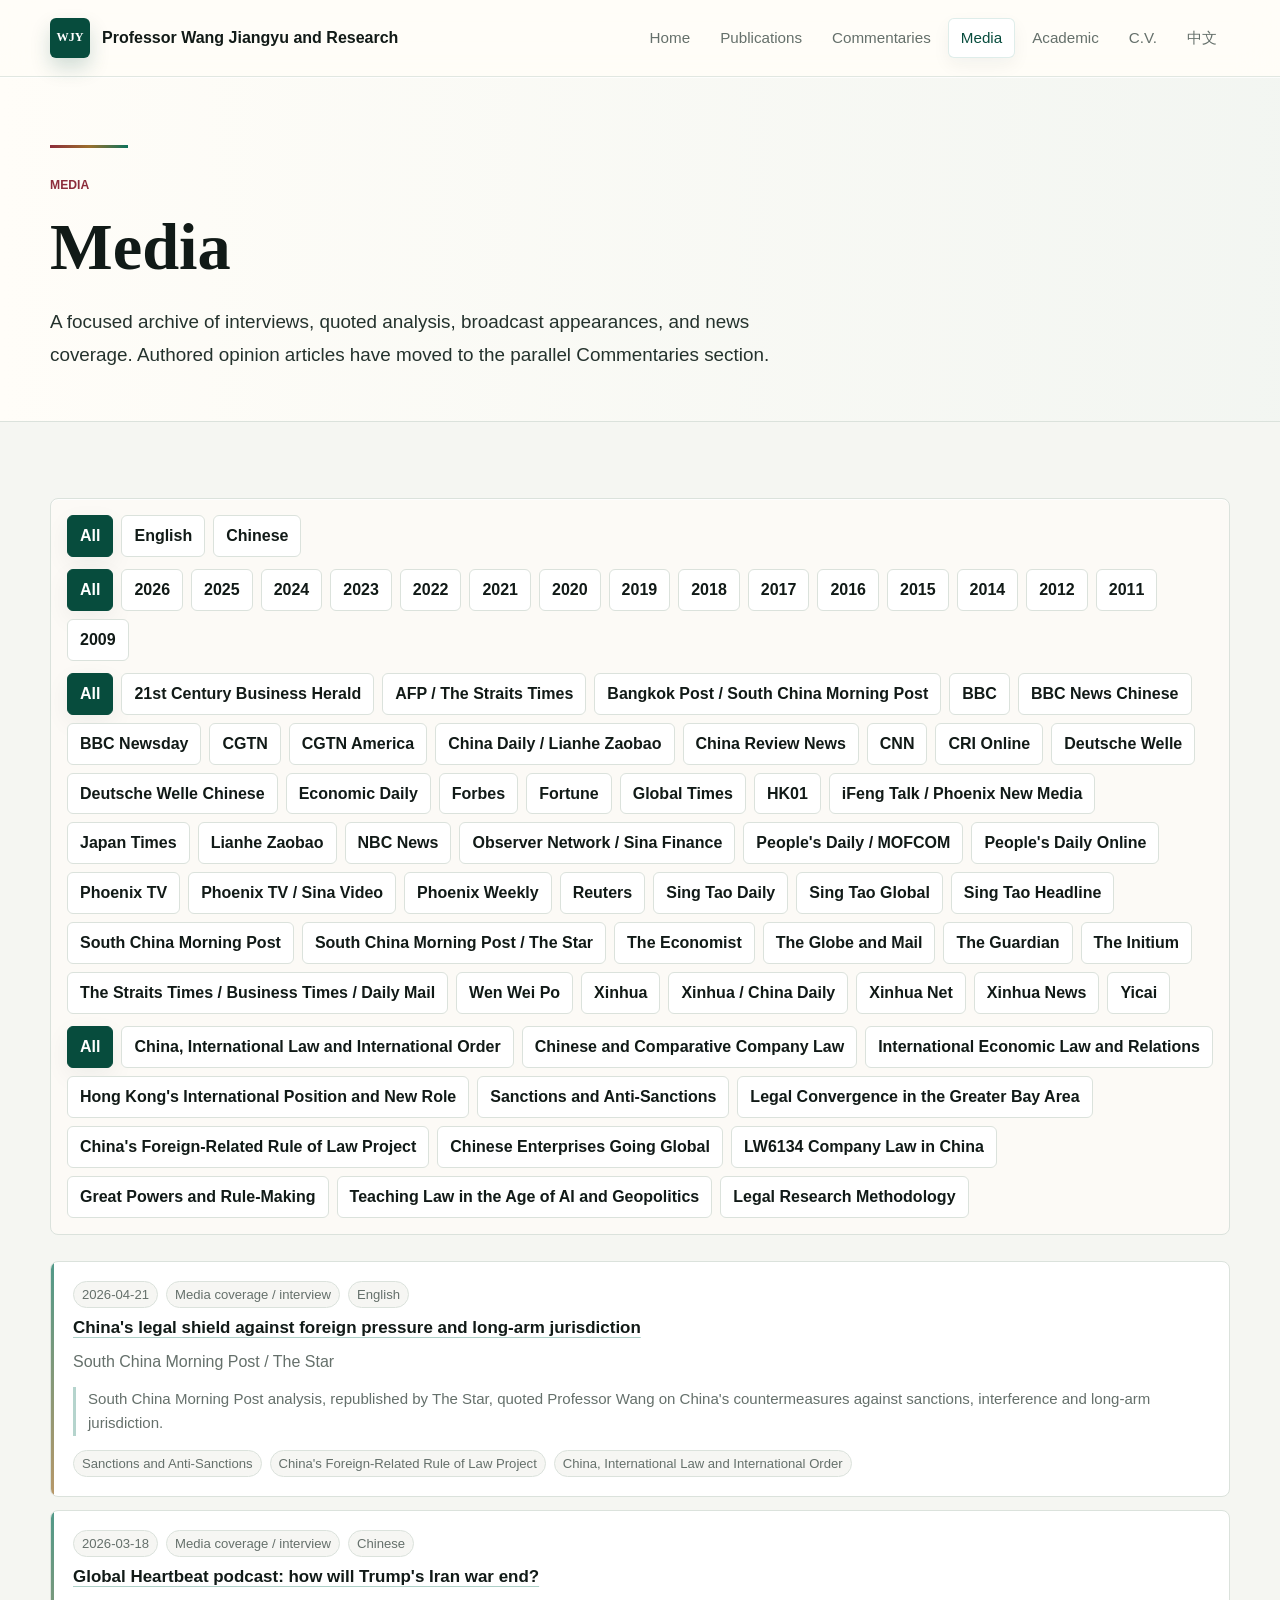
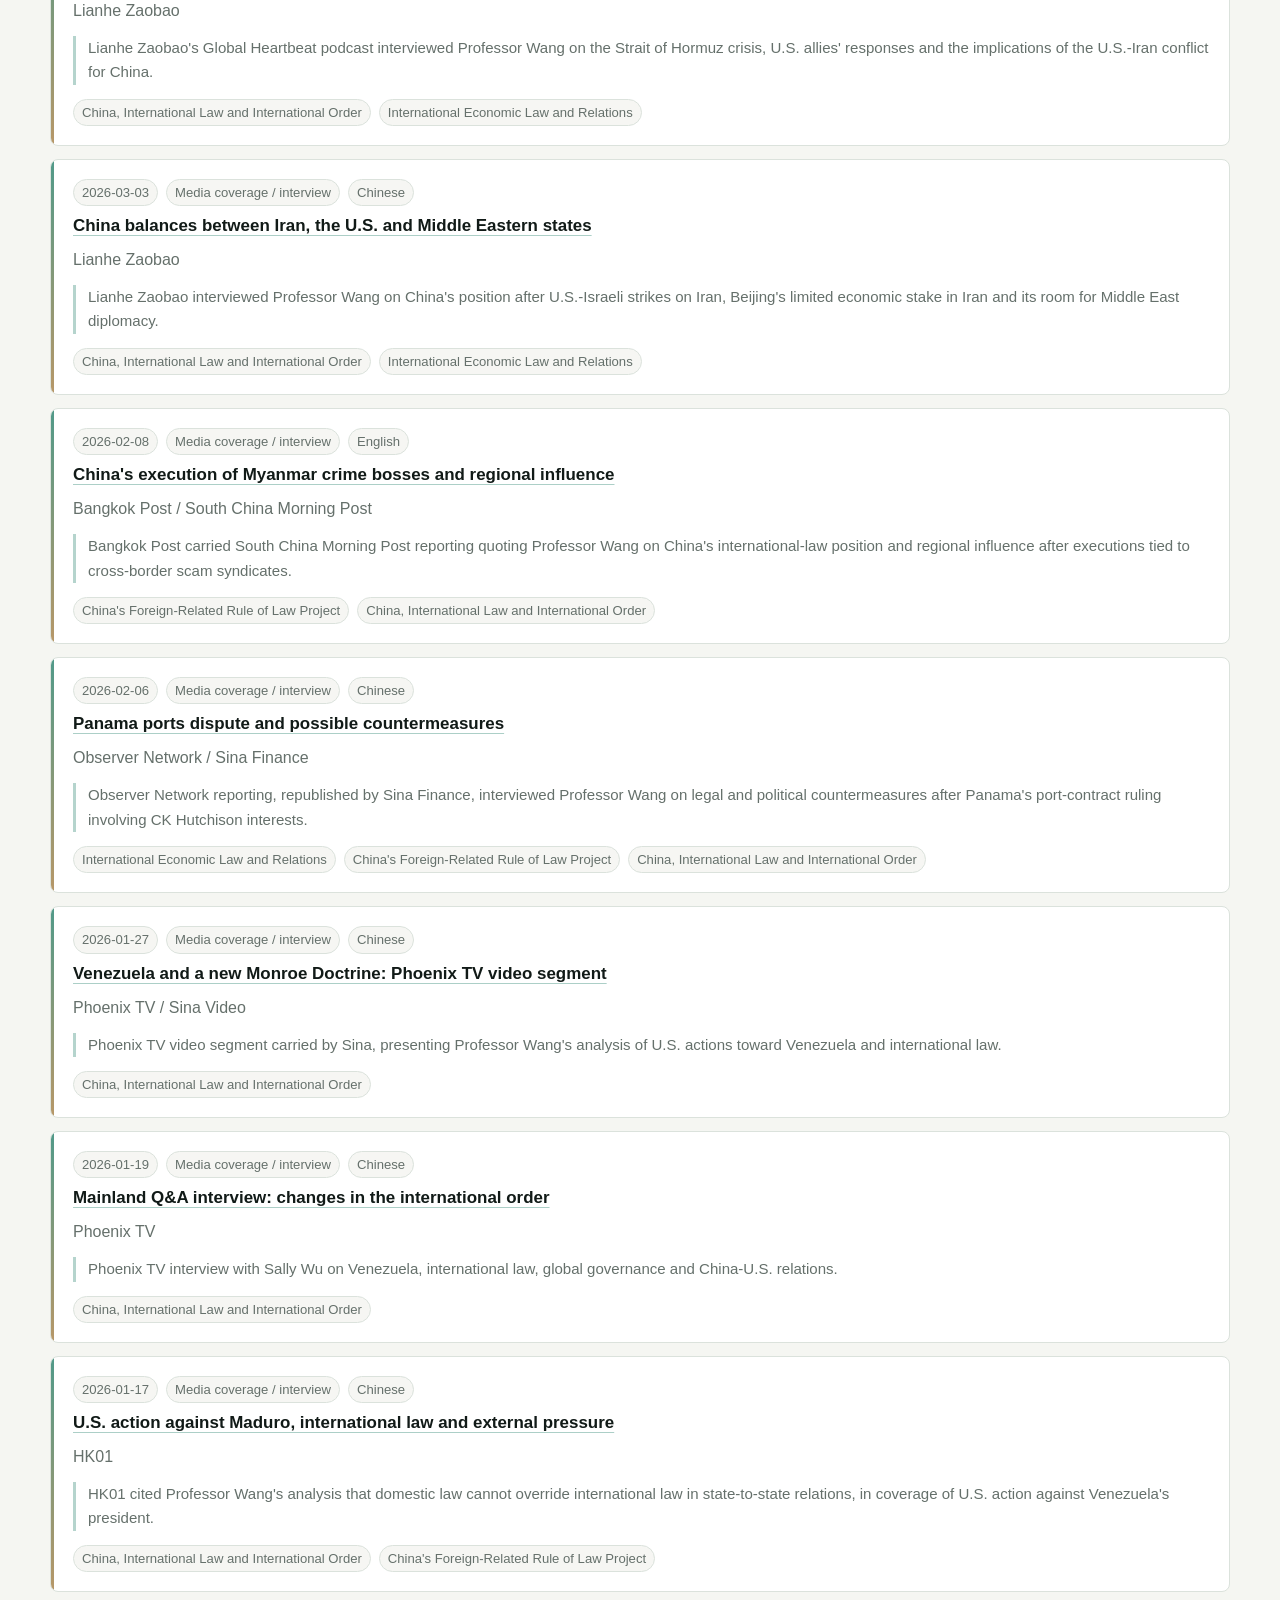
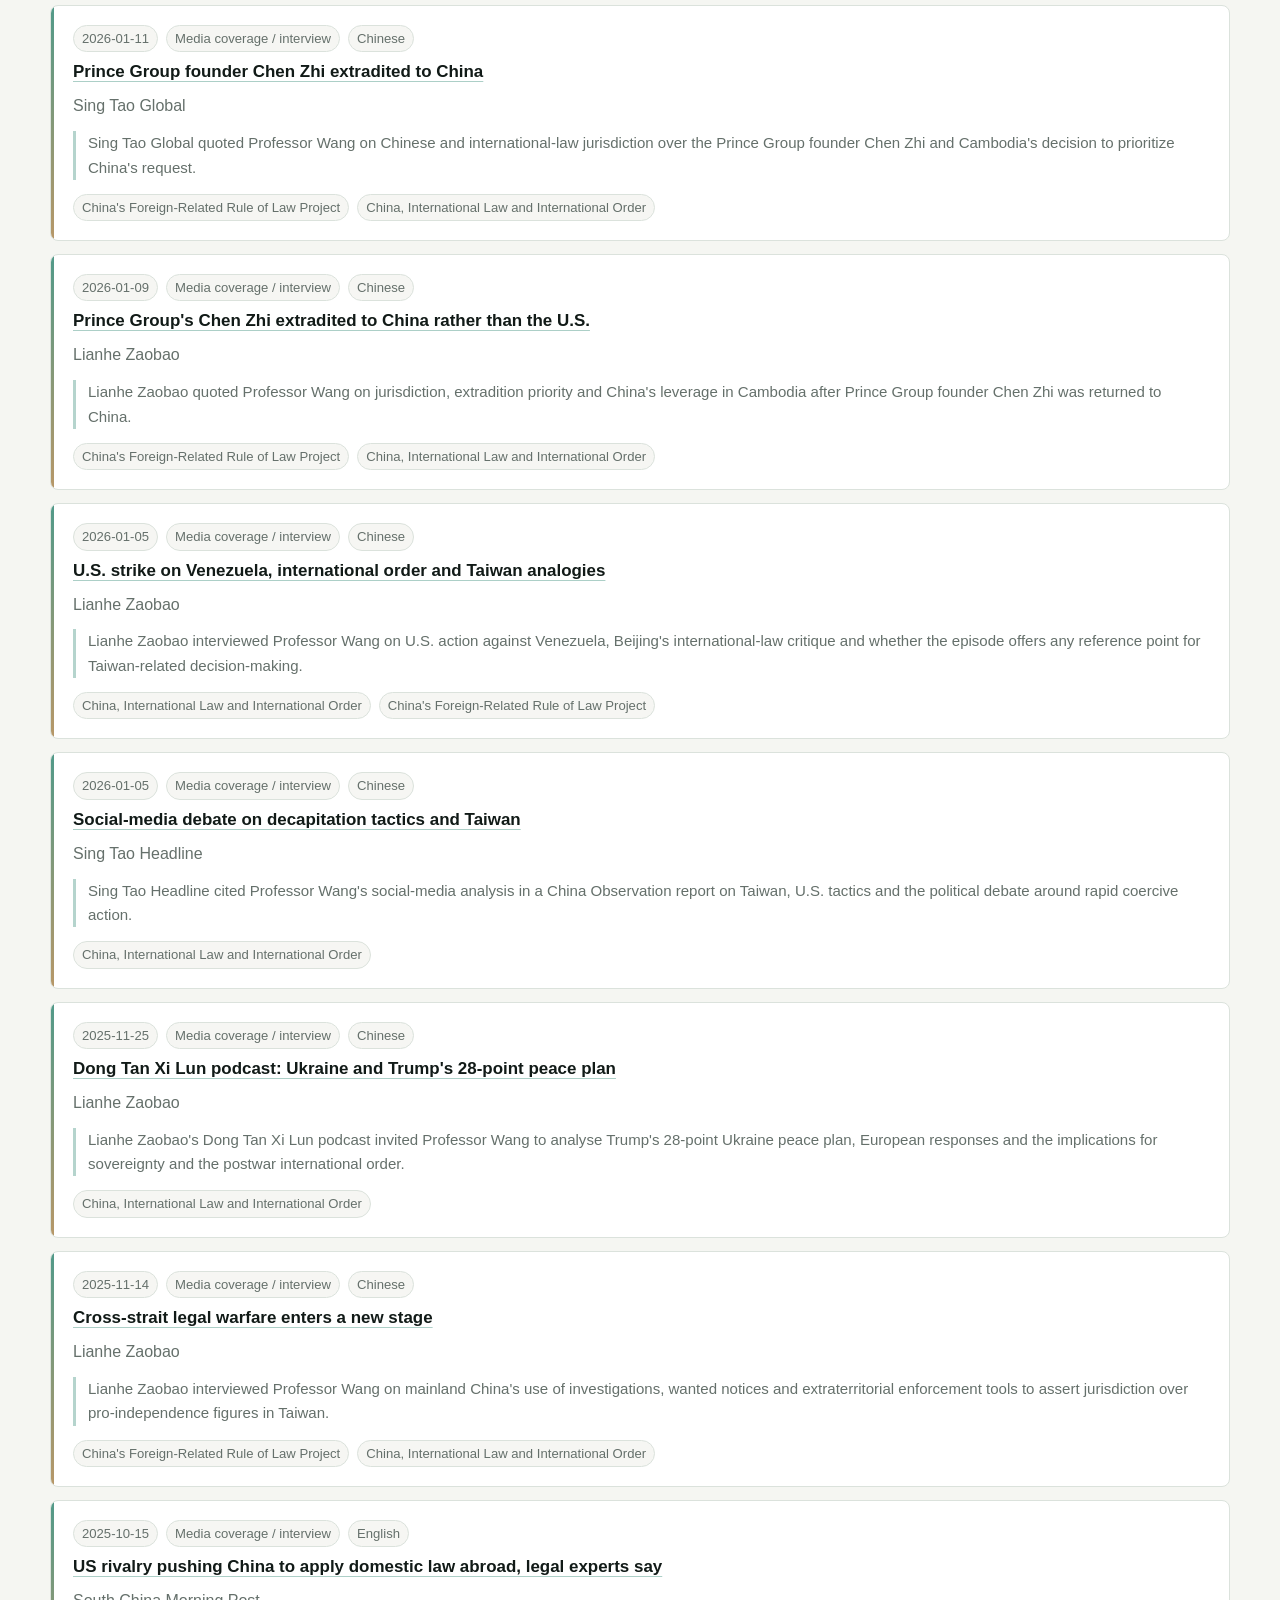
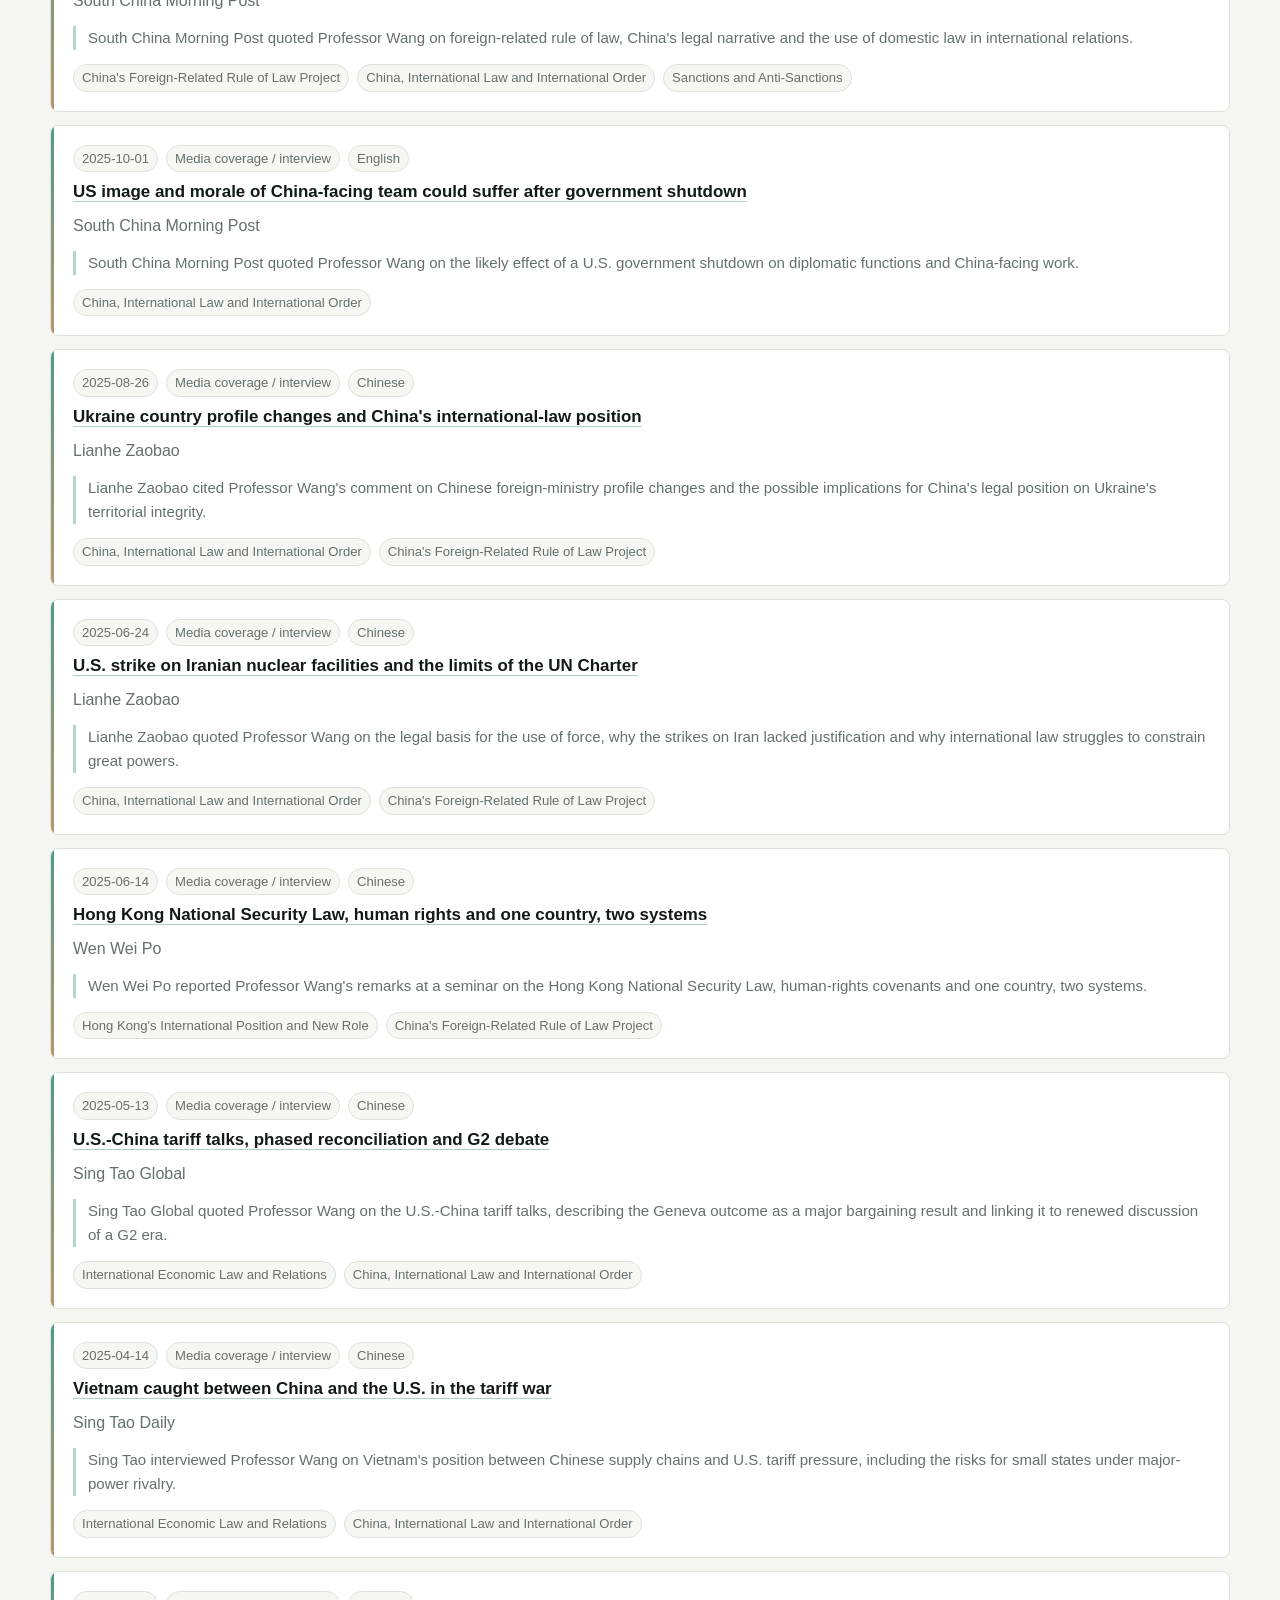
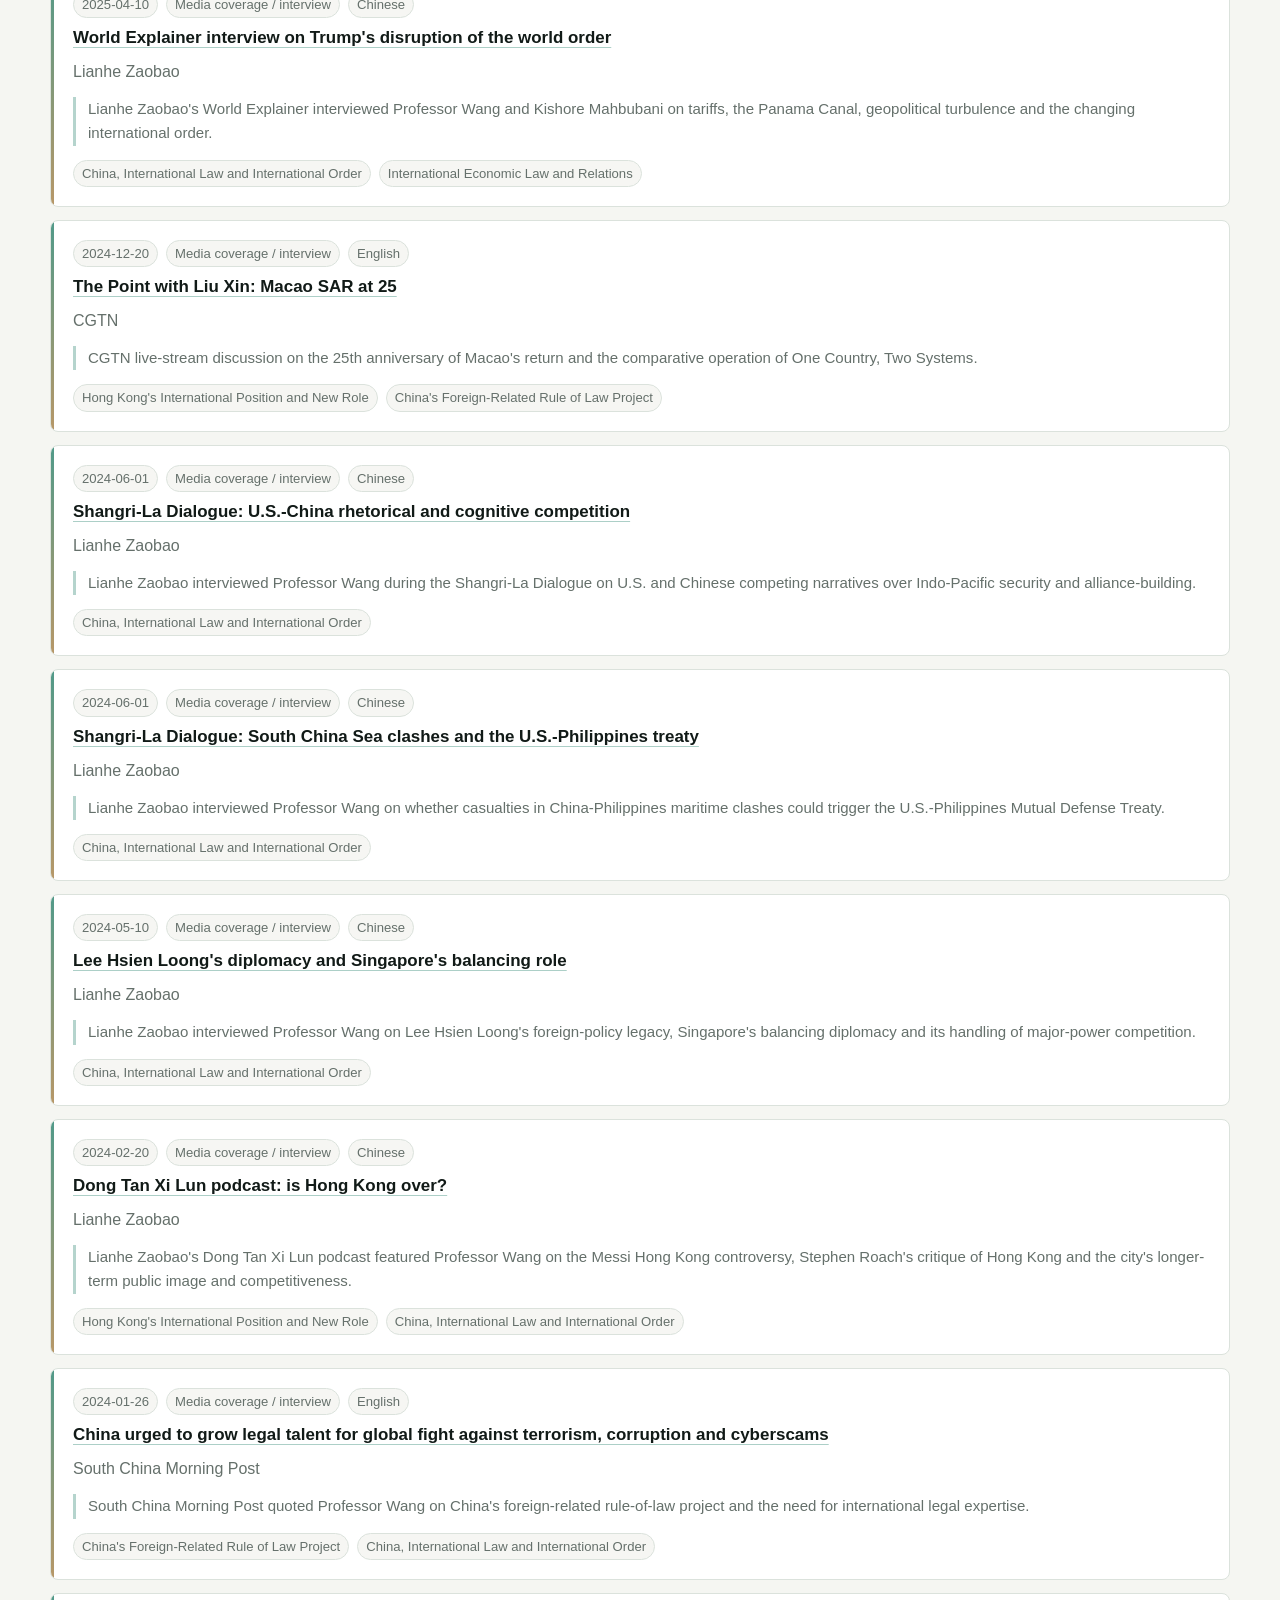
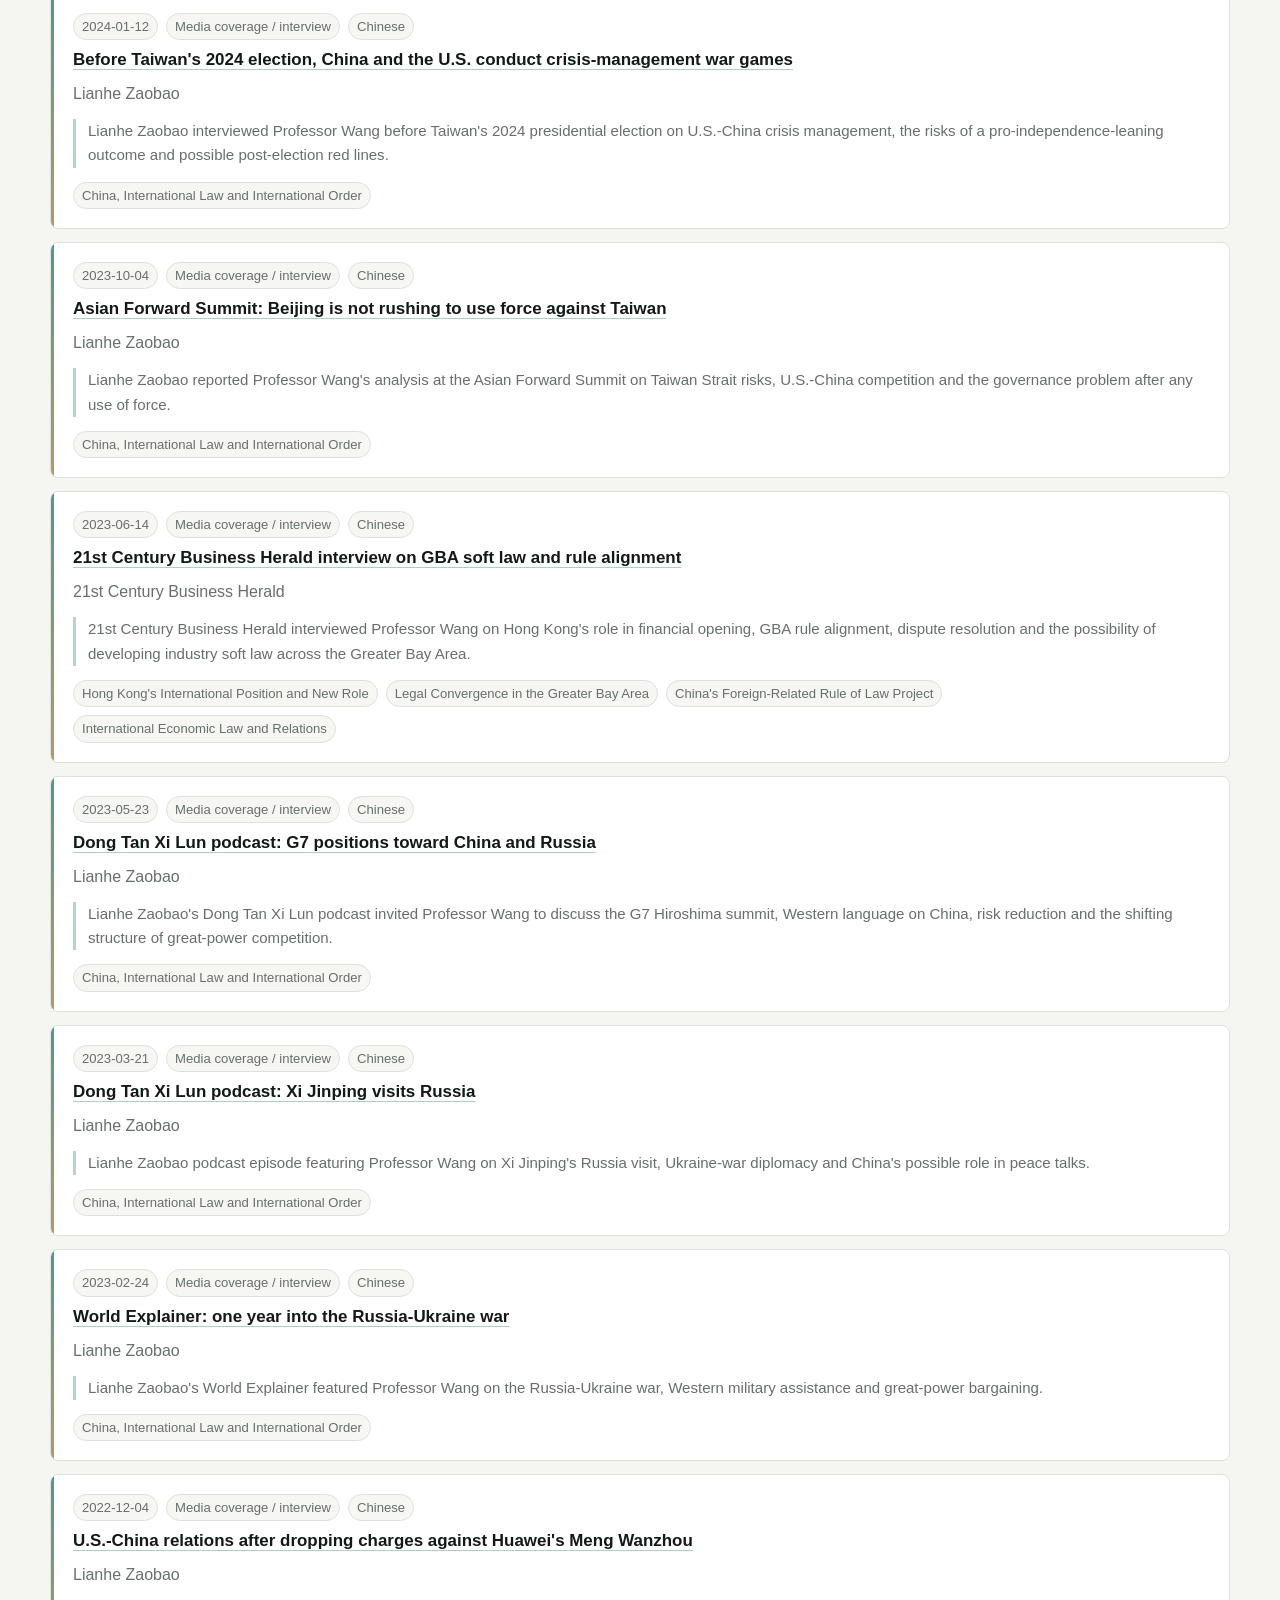
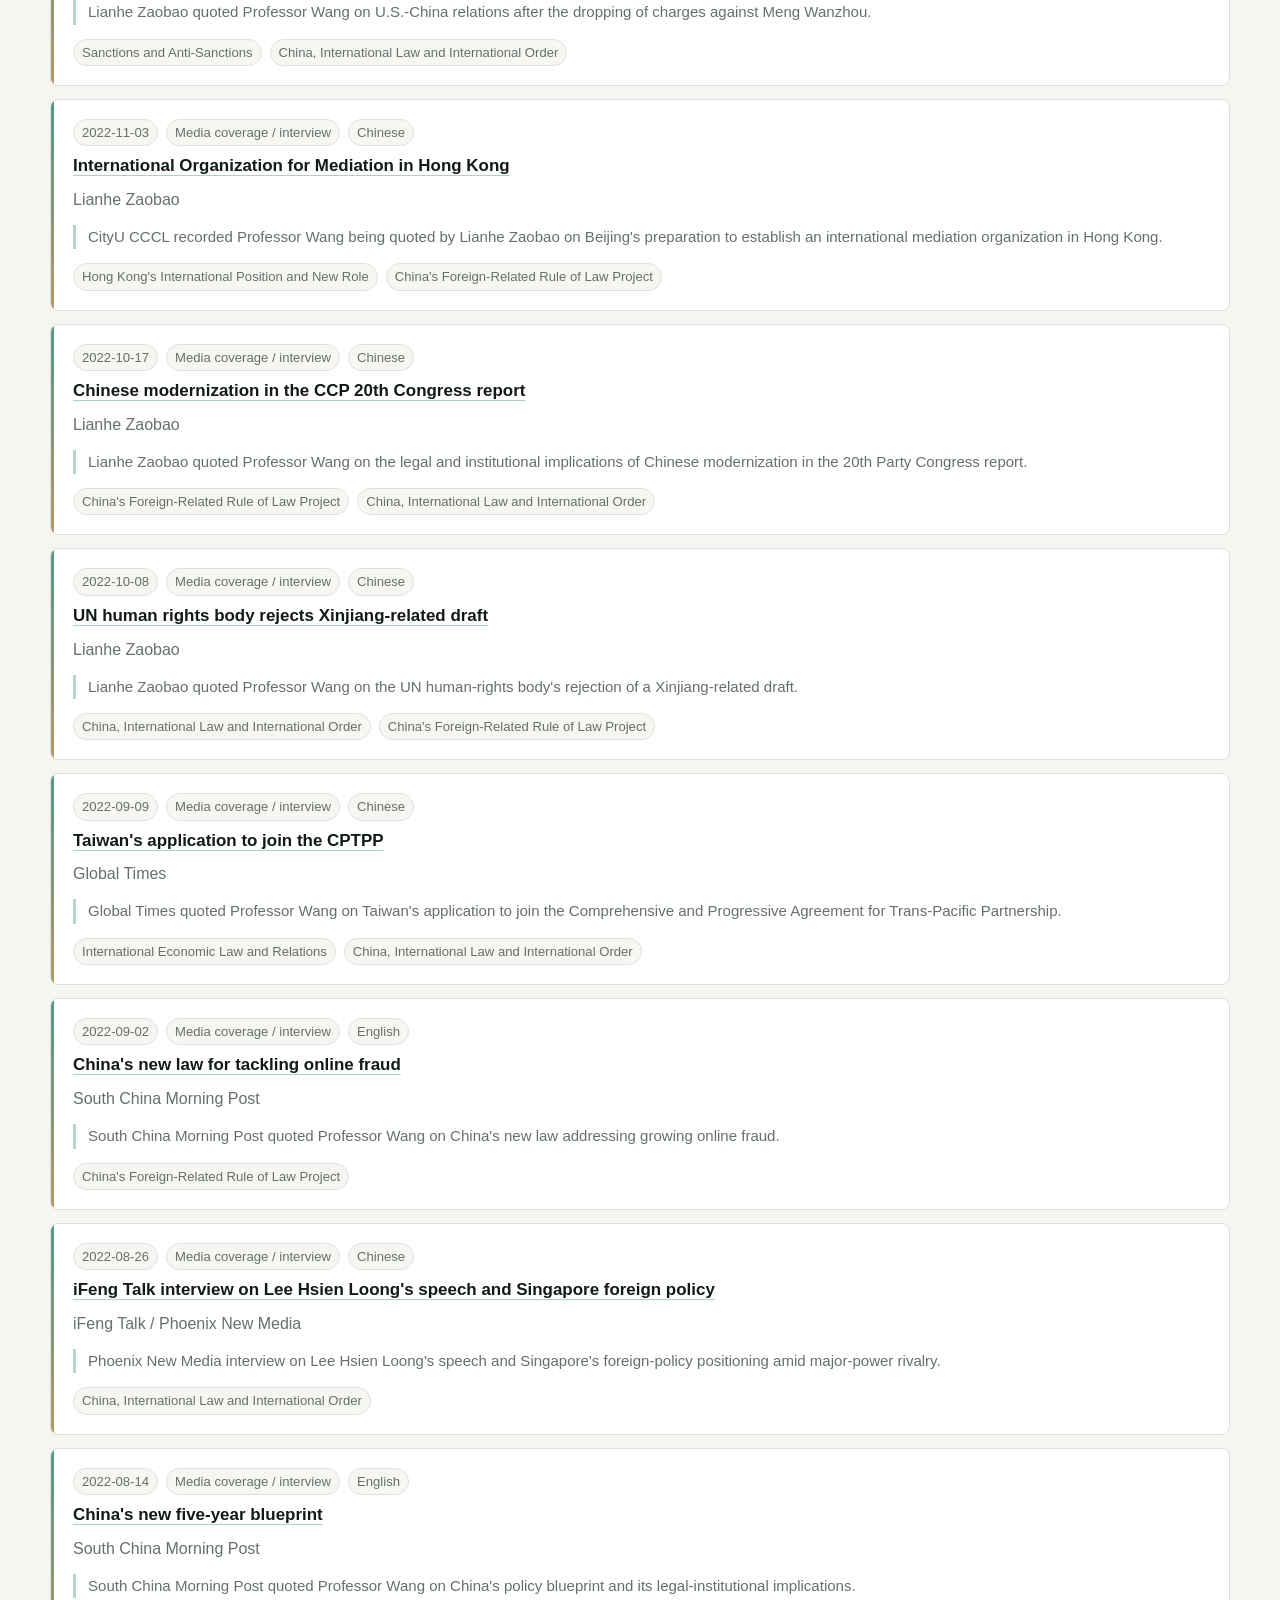
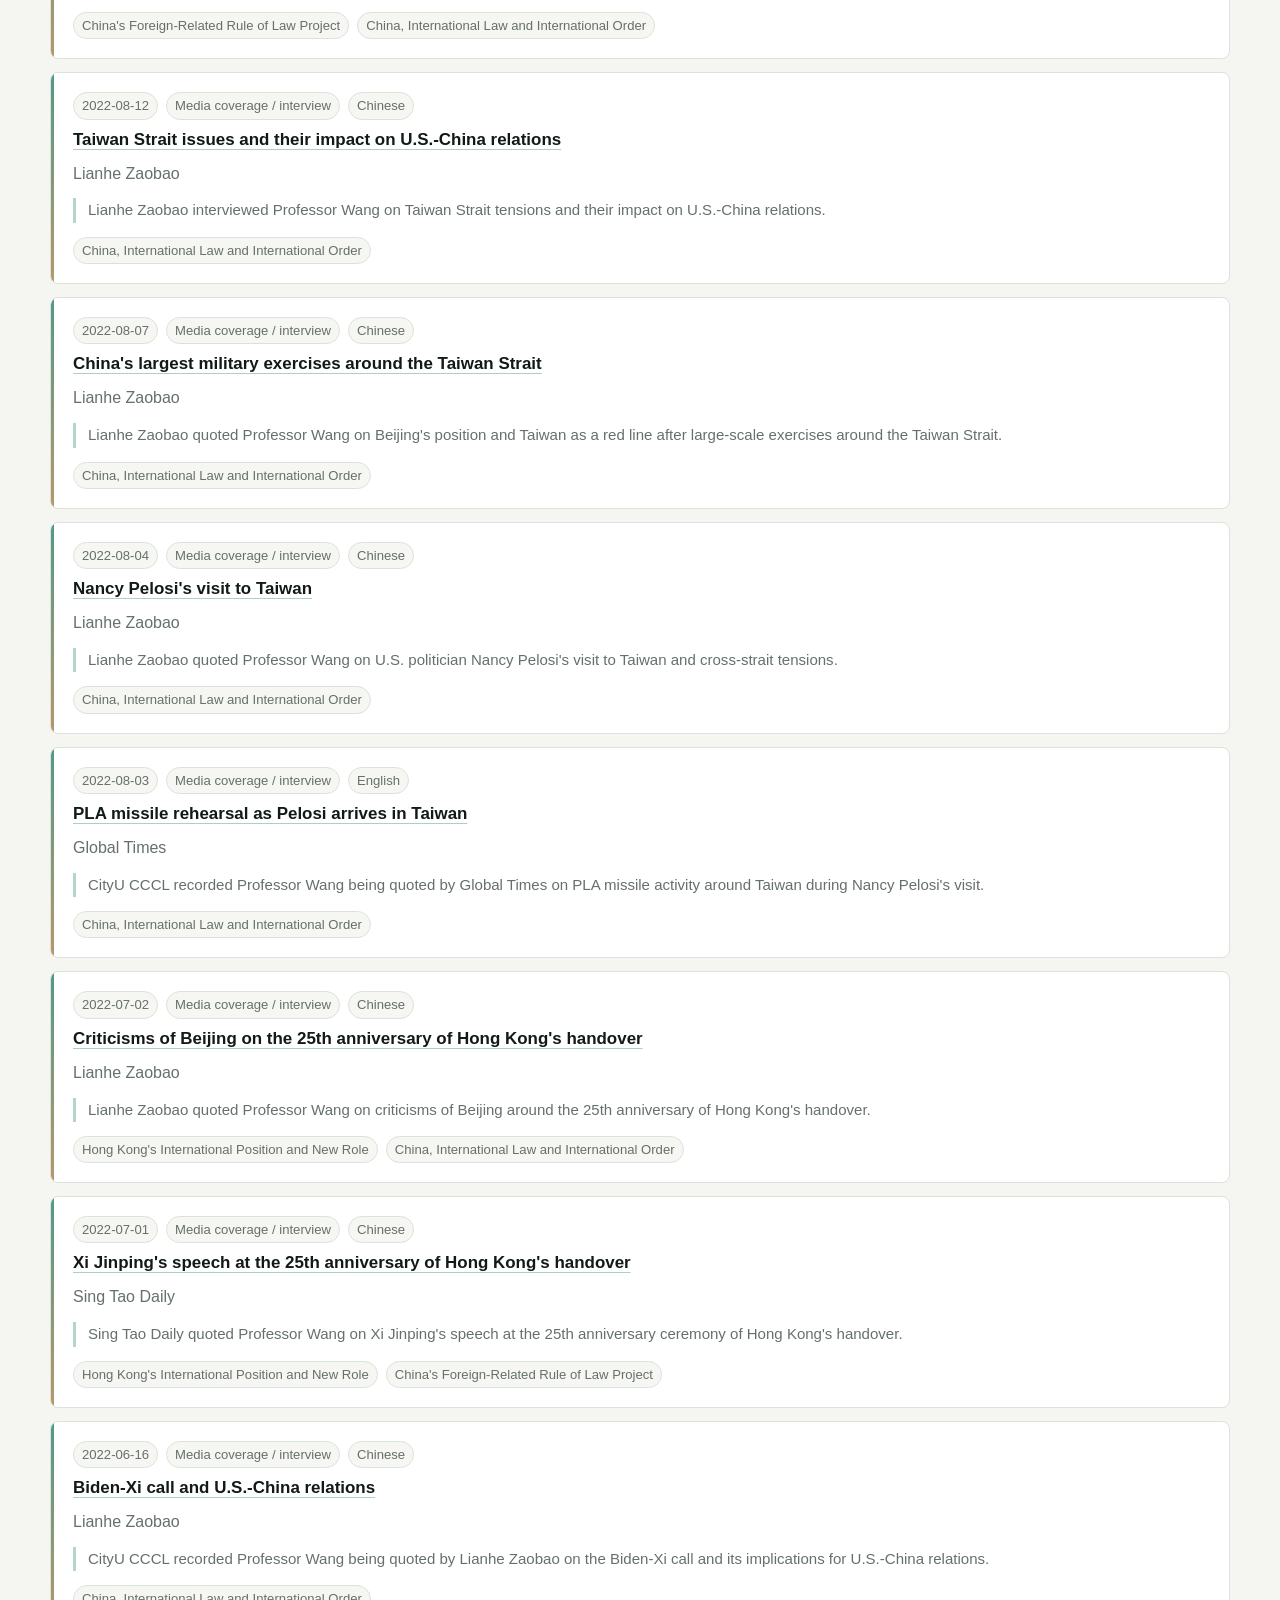
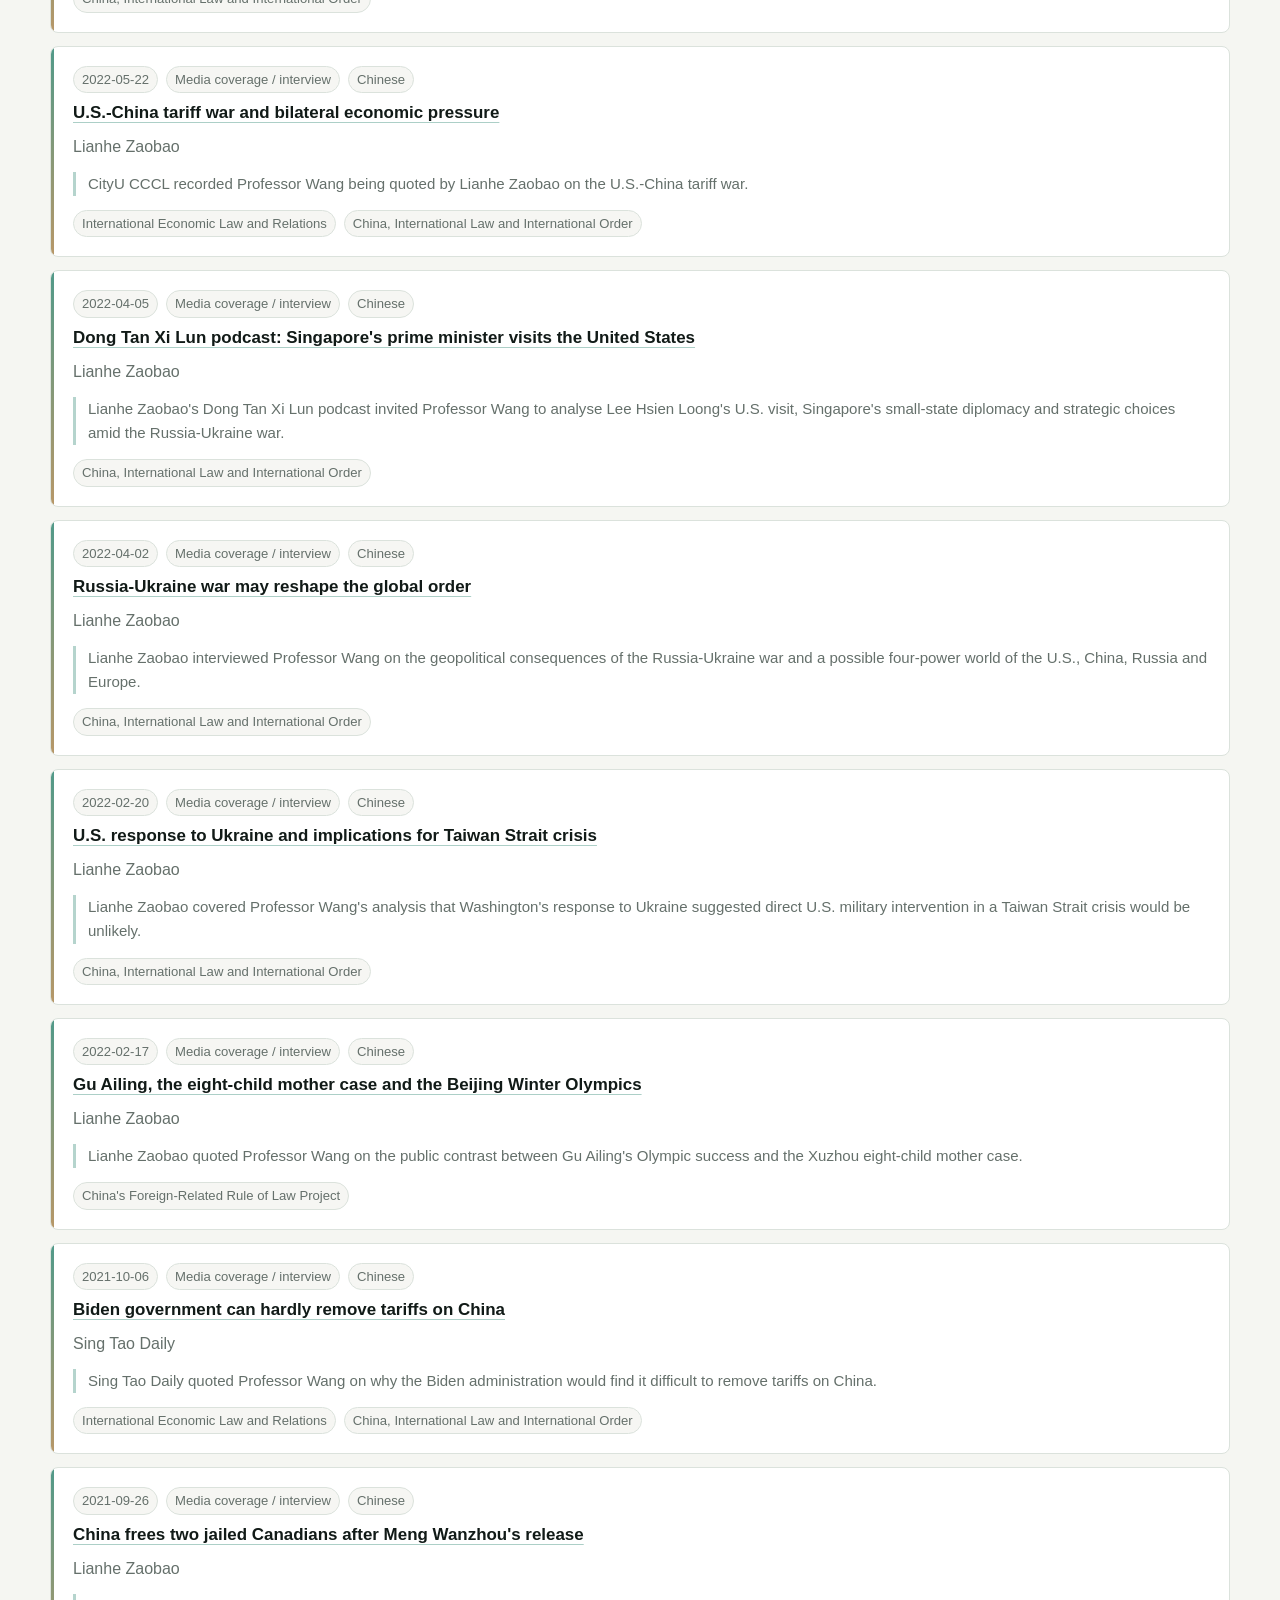
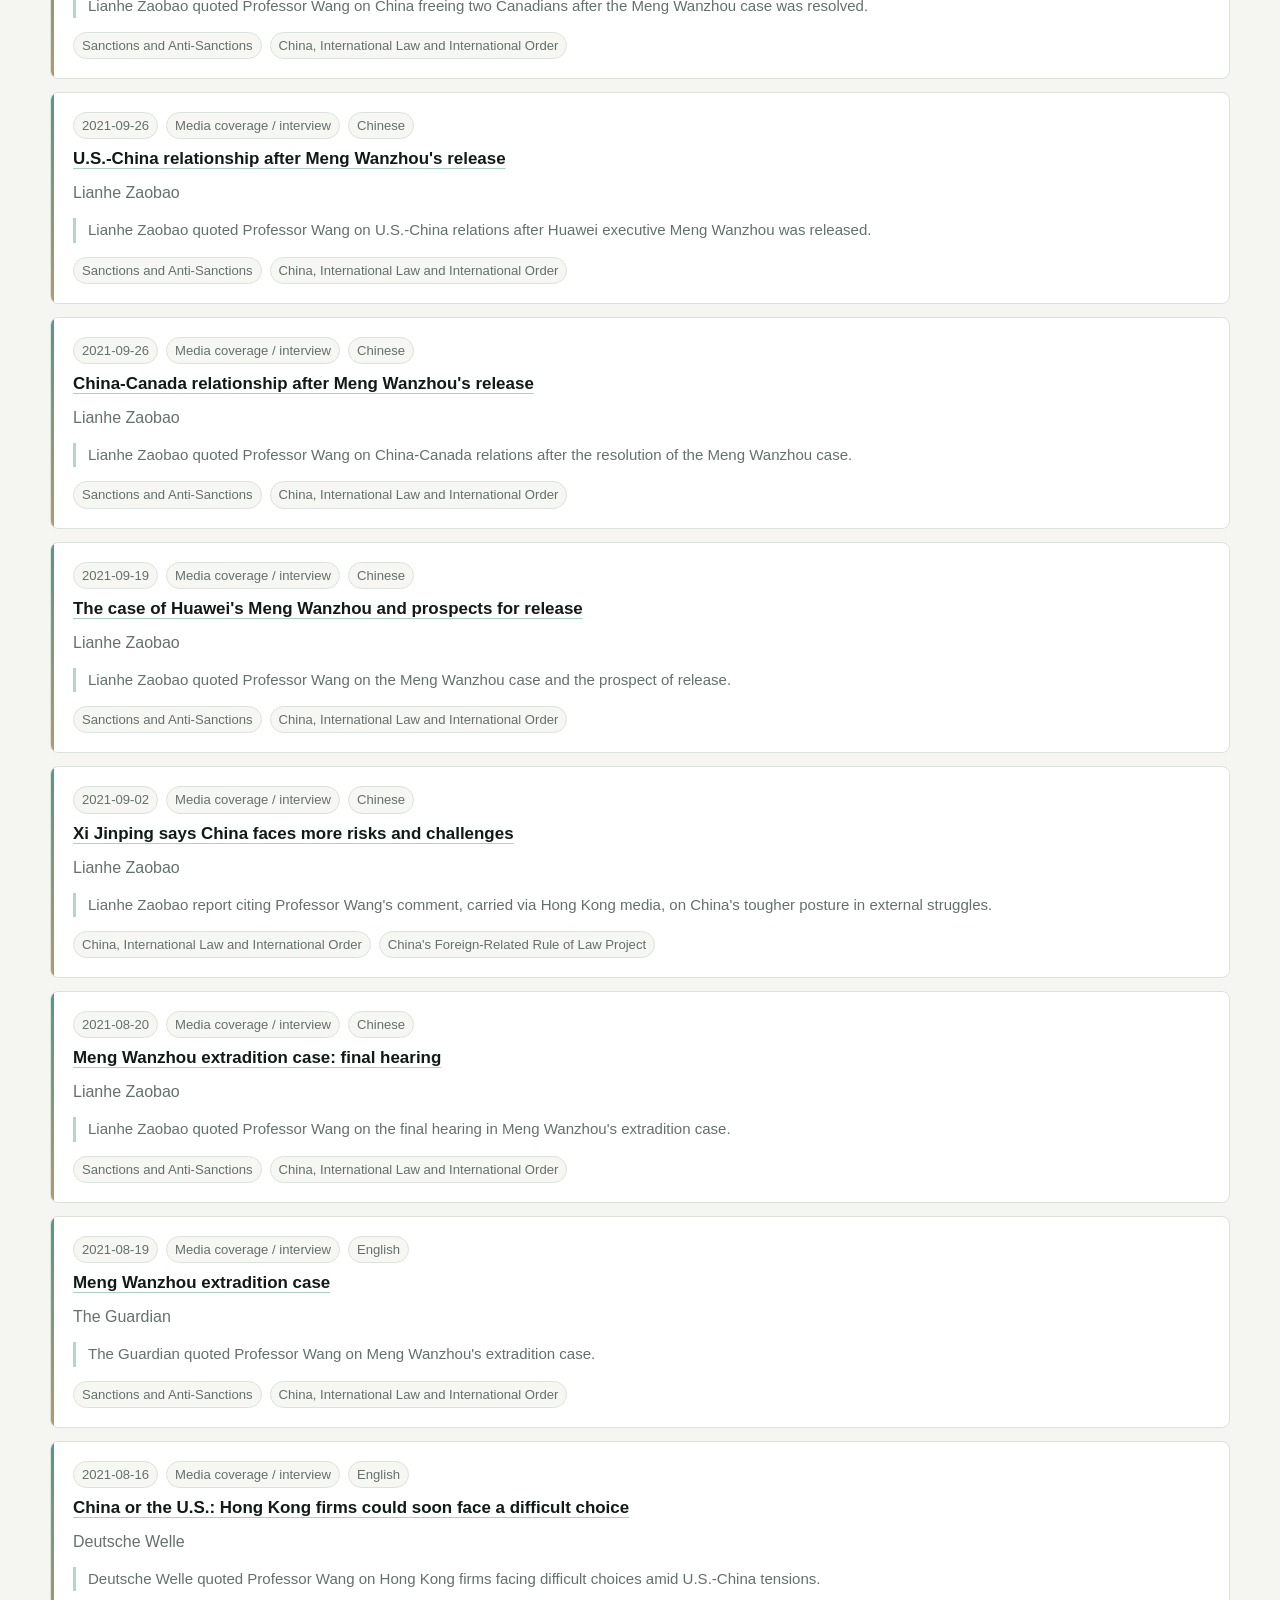
<file: media.html>
<!doctype html>
<html lang="en">
<head>
  <meta charset="utf-8">
  <meta name="viewport" content="width=device-width, initial-scale=1">
  <title>Media | Professor Wang Jiangyu and Research</title>
  <meta name="description" content="Media interviews, commentary, and coverage featuring Professor Wang Jiangyu">
  <meta name="theme-color" content="#f7f5ef">
  <link rel="stylesheet" href="assets/site.css">
  <script defer src="assets/site.js"></script>
</head>
<body>
  <a class="skip-link" href="#main">Skip to content</a>
  <header class="site-header">
    <div class="wrap header-inner">
      <a class="brand" href="index.html" aria-label="Professor Wang Jiangyu and Research">
        <span class="brand-mark">WJY</span>
        <span>Professor Wang Jiangyu and Research</span>
      </a>
      <nav aria-label="Primary navigation"><a class="" href="index.html">Home</a><a class="" href="publications.html">Publications</a><a class="" href="commentaries.html">Commentaries</a><a class="active" href="media.html">Media</a><a class="" href="academic.html">Academic</a><a class="" href="cv.html">C.V.</a><a class="" href="zh/media.html">中文</a></nav>
    </div>
  </header>
  <main id="main">
  <section class="page-hero">
    <div class="wrap page-hero-inner">
      <p class="eyebrow">Media</p>
      <h1>Media</h1>
      <p class="lead">A focused archive of interviews, quoted analysis, broadcast appearances, and news coverage. Authored opinion articles have moved to the parallel Commentaries section.</p>
    </div>
  </section>
  <section class="section">
    <div class="wrap">
      <div class="filter-panel">
        <div class="filter-row" data-filter-scope="media" aria-label="Publication Categories">
    <button type="button" class="filter-button active" data-filter-criterion="language" data-filter-value="all">All</button>
    <button type="button" class="filter-button" data-filter-criterion="language" data-filter-value="English">English</button><button type="button" class="filter-button" data-filter-criterion="language" data-filter-value="Chinese">Chinese</button>
  </div>
        <div class="filter-row" data-filter-scope="media" aria-label="Publication Categories">
    <button type="button" class="filter-button active" data-filter-criterion="year" data-filter-value="all">All</button>
    <button type="button" class="filter-button" data-filter-criterion="year" data-filter-value="2026">2026</button><button type="button" class="filter-button" data-filter-criterion="year" data-filter-value="2025">2025</button><button type="button" class="filter-button" data-filter-criterion="year" data-filter-value="2024">2024</button><button type="button" class="filter-button" data-filter-criterion="year" data-filter-value="2023">2023</button><button type="button" class="filter-button" data-filter-criterion="year" data-filter-value="2022">2022</button><button type="button" class="filter-button" data-filter-criterion="year" data-filter-value="2021">2021</button><button type="button" class="filter-button" data-filter-criterion="year" data-filter-value="2020">2020</button><button type="button" class="filter-button" data-filter-criterion="year" data-filter-value="2019">2019</button><button type="button" class="filter-button" data-filter-criterion="year" data-filter-value="2018">2018</button><button type="button" class="filter-button" data-filter-criterion="year" data-filter-value="2017">2017</button><button type="button" class="filter-button" data-filter-criterion="year" data-filter-value="2016">2016</button><button type="button" class="filter-button" data-filter-criterion="year" data-filter-value="2015">2015</button><button type="button" class="filter-button" data-filter-criterion="year" data-filter-value="2014">2014</button><button type="button" class="filter-button" data-filter-criterion="year" data-filter-value="2012">2012</button><button type="button" class="filter-button" data-filter-criterion="year" data-filter-value="2011">2011</button><button type="button" class="filter-button" data-filter-criterion="year" data-filter-value="2009">2009</button>
  </div>
        <div class="filter-row" data-filter-scope="media" aria-label="Publication Categories">
    <button type="button" class="filter-button active" data-filter-criterion="outlet" data-filter-value="all">All</button>
    <button type="button" class="filter-button" data-filter-criterion="outlet" data-filter-value="21st-century-business-herald">21st Century Business Herald</button><button type="button" class="filter-button" data-filter-criterion="outlet" data-filter-value="afp-the-straits-times">AFP / The Straits Times</button><button type="button" class="filter-button" data-filter-criterion="outlet" data-filter-value="bangkok-post-south-china-morning-post">Bangkok Post / South China Morning Post</button><button type="button" class="filter-button" data-filter-criterion="outlet" data-filter-value="bbc">BBC</button><button type="button" class="filter-button" data-filter-criterion="outlet" data-filter-value="bbc-news-chinese">BBC News Chinese</button><button type="button" class="filter-button" data-filter-criterion="outlet" data-filter-value="bbc-newsday">BBC Newsday</button><button type="button" class="filter-button" data-filter-criterion="outlet" data-filter-value="cgtn">CGTN</button><button type="button" class="filter-button" data-filter-criterion="outlet" data-filter-value="cgtn-america">CGTN America</button><button type="button" class="filter-button" data-filter-criterion="outlet" data-filter-value="china-daily-lianhe-zaobao">China Daily / Lianhe Zaobao</button><button type="button" class="filter-button" data-filter-criterion="outlet" data-filter-value="china-review-news">China Review News</button><button type="button" class="filter-button" data-filter-criterion="outlet" data-filter-value="cnn">CNN</button><button type="button" class="filter-button" data-filter-criterion="outlet" data-filter-value="cri-online">CRI Online</button><button type="button" class="filter-button" data-filter-criterion="outlet" data-filter-value="deutsche-welle">Deutsche Welle</button><button type="button" class="filter-button" data-filter-criterion="outlet" data-filter-value="deutsche-welle-chinese">Deutsche Welle Chinese</button><button type="button" class="filter-button" data-filter-criterion="outlet" data-filter-value="economic-daily">Economic Daily</button><button type="button" class="filter-button" data-filter-criterion="outlet" data-filter-value="forbes">Forbes</button><button type="button" class="filter-button" data-filter-criterion="outlet" data-filter-value="fortune">Fortune</button><button type="button" class="filter-button" data-filter-criterion="outlet" data-filter-value="global-times">Global Times</button><button type="button" class="filter-button" data-filter-criterion="outlet" data-filter-value="hk01">HK01</button><button type="button" class="filter-button" data-filter-criterion="outlet" data-filter-value="ifeng-talk-phoenix-new-media">iFeng Talk / Phoenix New Media</button><button type="button" class="filter-button" data-filter-criterion="outlet" data-filter-value="japan-times">Japan Times</button><button type="button" class="filter-button" data-filter-criterion="outlet" data-filter-value="lianhe-zaobao">Lianhe Zaobao</button><button type="button" class="filter-button" data-filter-criterion="outlet" data-filter-value="nbc-news">NBC News</button><button type="button" class="filter-button" data-filter-criterion="outlet" data-filter-value="observer-network-sina-finance">Observer Network / Sina Finance</button><button type="button" class="filter-button" data-filter-criterion="outlet" data-filter-value="people-s-daily-mofcom">People's Daily / MOFCOM</button><button type="button" class="filter-button" data-filter-criterion="outlet" data-filter-value="people-s-daily-online">People's Daily Online</button><button type="button" class="filter-button" data-filter-criterion="outlet" data-filter-value="phoenix-tv">Phoenix TV</button><button type="button" class="filter-button" data-filter-criterion="outlet" data-filter-value="phoenix-tv-sina-video">Phoenix TV / Sina Video</button><button type="button" class="filter-button" data-filter-criterion="outlet" data-filter-value="phoenix-weekly">Phoenix Weekly</button><button type="button" class="filter-button" data-filter-criterion="outlet" data-filter-value="reuters">Reuters</button><button type="button" class="filter-button" data-filter-criterion="outlet" data-filter-value="sing-tao-daily">Sing Tao Daily</button><button type="button" class="filter-button" data-filter-criterion="outlet" data-filter-value="sing-tao-global">Sing Tao Global</button><button type="button" class="filter-button" data-filter-criterion="outlet" data-filter-value="sing-tao-headline">Sing Tao Headline</button><button type="button" class="filter-button" data-filter-criterion="outlet" data-filter-value="south-china-morning-post">South China Morning Post</button><button type="button" class="filter-button" data-filter-criterion="outlet" data-filter-value="south-china-morning-post-the-star">South China Morning Post / The Star</button><button type="button" class="filter-button" data-filter-criterion="outlet" data-filter-value="the-economist">The Economist</button><button type="button" class="filter-button" data-filter-criterion="outlet" data-filter-value="the-globe-and-mail">The Globe and Mail</button><button type="button" class="filter-button" data-filter-criterion="outlet" data-filter-value="the-guardian">The Guardian</button><button type="button" class="filter-button" data-filter-criterion="outlet" data-filter-value="the-initium">The Initium</button><button type="button" class="filter-button" data-filter-criterion="outlet" data-filter-value="the-straits-times-business-times-daily-mail">The Straits Times / Business Times / Daily Mail</button><button type="button" class="filter-button" data-filter-criterion="outlet" data-filter-value="wen-wei-po">Wen Wei Po</button><button type="button" class="filter-button" data-filter-criterion="outlet" data-filter-value="xinhua">Xinhua</button><button type="button" class="filter-button" data-filter-criterion="outlet" data-filter-value="xinhua-china-daily">Xinhua / China Daily</button><button type="button" class="filter-button" data-filter-criterion="outlet" data-filter-value="xinhua-net">Xinhua Net</button><button type="button" class="filter-button" data-filter-criterion="outlet" data-filter-value="xinhua-news">Xinhua News</button><button type="button" class="filter-button" data-filter-criterion="outlet" data-filter-value="yicai">Yicai</button>
  </div>
        <div class="filter-row" data-filter-scope="media" aria-label="Publication Categories">
    <button type="button" class="filter-button active" data-filter-criterion="topic" data-filter-value="all">All</button>
    <button type="button" class="filter-button" data-filter-criterion="topic" data-filter-value="international-order">China, International Law and International Order</button><button type="button" class="filter-button" data-filter-criterion="topic" data-filter-value="company-law">Chinese and Comparative Company Law</button><button type="button" class="filter-button" data-filter-criterion="topic" data-filter-value="ielr">International Economic Law and Relations</button><button type="button" class="filter-button" data-filter-criterion="topic" data-filter-value="hong-kong">Hong Kong's International Position and New Role</button><button type="button" class="filter-button" data-filter-criterion="topic" data-filter-value="sanctions">Sanctions and Anti-Sanctions</button><button type="button" class="filter-button" data-filter-criterion="topic" data-filter-value="gba">Legal Convergence in the Greater Bay Area</button><button type="button" class="filter-button" data-filter-criterion="topic" data-filter-value="foreign-related-rule-of-law">China's Foreign-Related Rule of Law Project</button><button type="button" class="filter-button" data-filter-criterion="topic" data-filter-value="chinese-enterprises-going-global">Chinese Enterprises Going Global</button><button type="button" class="filter-button" data-filter-criterion="topic" data-filter-value="lw6134-company-law-china">LW6134 Company Law in China</button><button type="button" class="filter-button" data-filter-criterion="topic" data-filter-value="great-powers-rule-making">Great Powers and Rule-Making</button><button type="button" class="filter-button" data-filter-criterion="topic" data-filter-value="ai-geopolitics-law-teaching">Teaching Law in the Age of AI and Geopolitics</button><button type="button" class="filter-button" data-filter-criterion="topic" data-filter-value="legal-research-methodology">Legal Research Methodology</button>
  </div>
      </div>
      <div class="record-list" data-record-container="media">
        <article class="record-card" data-record data-type="exposure" data-language="English" data-topic="sanctions foreign-related-rule-of-law international-order" data-year="2026" data-outlet="south-china-morning-post-the-star">
    <div class="record-meta">
      <span>2026-04-21</span>
      <span>Media coverage / interview</span>
      <span>English</span>
    </div>
    <h3><a class="text-link" href="https://www.thestar.com.my/aseanplus/aseanplus-news/2026/04/26/how-china-is-reinforcing-its-legal-shield-against-foreign-pressure">China's legal shield against foreign pressure and long-arm jurisdiction</a></h3>
    <p>South China Morning Post / The Star</p>
    <p class="record-summary">South China Morning Post analysis, republished by The Star, quoted Professor Wang on China's countermeasures against sanctions, interference and long-arm jurisdiction.</p>
    <div class="tags"><span>Sanctions and Anti-Sanctions</span><span>China's Foreign-Related Rule of Law Project</span><span>China, International Law and International Order</span></div>
  </article><article class="record-card" data-record data-type="exposure" data-language="Chinese" data-topic="international-order ielr" data-year="2026" data-outlet="lianhe-zaobao">
    <div class="record-meta">
      <span>2026-03-18</span>
      <span>Media coverage / interview</span>
      <span>Chinese</span>
    </div>
    <h3><a class="text-link" href="https://www.zaobao.com.sg/news/world/story20260318-8748753">Global Heartbeat podcast: how will Trump's Iran war end?</a></h3>
    <p>Lianhe Zaobao</p>
    <p class="record-summary">Lianhe Zaobao's Global Heartbeat podcast interviewed Professor Wang on the Strait of Hormuz crisis, U.S. allies' responses and the implications of the U.S.-Iran conflict for China.</p>
    <div class="tags"><span>China, International Law and International Order</span><span>International Economic Law and Relations</span></div>
  </article><article class="record-card" data-record data-type="exposure" data-language="Chinese" data-topic="international-order ielr" data-year="2026" data-outlet="lianhe-zaobao">
    <div class="record-meta">
      <span>2026-03-03</span>
      <span>Media coverage / interview</span>
      <span>Chinese</span>
    </div>
    <h3><a class="text-link" href="https://www.zaobao.com.sg/news/china/story20260303-8672467">China balances between Iran, the U.S. and Middle Eastern states</a></h3>
    <p>Lianhe Zaobao</p>
    <p class="record-summary">Lianhe Zaobao interviewed Professor Wang on China's position after U.S.-Israeli strikes on Iran, Beijing's limited economic stake in Iran and its room for Middle East diplomacy.</p>
    <div class="tags"><span>China, International Law and International Order</span><span>International Economic Law and Relations</span></div>
  </article><article class="record-card" data-record data-type="exposure" data-language="English" data-topic="foreign-related-rule-of-law international-order" data-year="2026" data-outlet="bangkok-post-south-china-morning-post">
    <div class="record-meta">
      <span>2026-02-08</span>
      <span>Media coverage / interview</span>
      <span>English</span>
    </div>
    <h3><a class="text-link" href="https://www.bangkokpost.com/world/3192840/china-executed-a-series-of-myanmar-crime-bosses-what-does-it-say-about-its-regional-influence">China's execution of Myanmar crime bosses and regional influence</a></h3>
    <p>Bangkok Post / South China Morning Post</p>
    <p class="record-summary">Bangkok Post carried South China Morning Post reporting quoting Professor Wang on China's international-law position and regional influence after executions tied to cross-border scam syndicates.</p>
    <div class="tags"><span>China's Foreign-Related Rule of Law Project</span><span>China, International Law and International Order</span></div>
  </article><article class="record-card" data-record data-type="exposure" data-language="Chinese" data-topic="ielr foreign-related-rule-of-law international-order" data-year="2026" data-outlet="observer-network-sina-finance">
    <div class="record-meta">
      <span>2026-02-06</span>
      <span>Media coverage / interview</span>
      <span>Chinese</span>
    </div>
    <h3><a class="text-link" href="https://finance.sina.com.cn/roll/2026-02-06/doc-inhkwwyc2011218.shtml">Panama ports dispute and possible countermeasures</a></h3>
    <p>Observer Network / Sina Finance</p>
    <p class="record-summary">Observer Network reporting, republished by Sina Finance, interviewed Professor Wang on legal and political countermeasures after Panama's port-contract ruling involving CK Hutchison interests.</p>
    <div class="tags"><span>International Economic Law and Relations</span><span>China's Foreign-Related Rule of Law Project</span><span>China, International Law and International Order</span></div>
  </article><article class="record-card" data-record data-type="exposure" data-language="Chinese" data-topic="international-order" data-year="2026" data-outlet="phoenix-tv-sina-video">
    <div class="record-meta">
      <span>2026-01-27</span>
      <span>Media coverage / interview</span>
      <span>Chinese</span>
    </div>
    <h3><a class="text-link" href="https://kandian.sina.cn/article_1643971635_m61fd0433033015k5k.html?from=news&amp;subch=onews">Venezuela and a new Monroe Doctrine: Phoenix TV video segment</a></h3>
    <p>Phoenix TV / Sina Video</p>
    <p class="record-summary">Phoenix TV video segment carried by Sina, presenting Professor Wang's analysis of U.S. actions toward Venezuela and international law.</p>
    <div class="tags"><span>China, International Law and International Order</span></div>
  </article><article class="record-card" data-record data-type="exposure" data-language="Chinese" data-topic="international-order" data-year="2026" data-outlet="phoenix-tv">
    <div class="record-meta">
      <span>2026-01-19</span>
      <span>Media coverage / interview</span>
      <span>Chinese</span>
    </div>
    <h3><a class="text-link" href="https://www.cityu.edu.hk/en/slw/events-media/news/professor-wang-jiangyu-appears-in-tv-interview-analysing-changes-in-the-international-order">Mainland Q&amp;A interview: changes in the international order</a></h3>
    <p>Phoenix TV</p>
    <p class="record-summary">Phoenix TV interview with Sally Wu on Venezuela, international law, global governance and China-U.S. relations.</p>
    <div class="tags"><span>China, International Law and International Order</span></div>
  </article><article class="record-card" data-record data-type="exposure" data-language="Chinese" data-topic="international-order foreign-related-rule-of-law" data-year="2026" data-outlet="hk01">
    <div class="record-meta">
      <span>2026-01-17</span>
      <span>Media coverage / interview</span>
      <span>Chinese</span>
    </div>
    <h3><a class="text-link" href="https://global.hk01.com/%E5%8D%B3%E6%97%B6%E4%B8%AD%E5%9B%BD/60313440/%E7%BE%8E%E5%9B%BD%E7%BB%91%E6%9E%B6%E9%A9%AC%E6%9D%9C%E7%BD%97%E9%87%8A-%E5%8D%B1%E9%99%A9%E4%BF%A1%E5%8F%B7-%E5%AD%A6%E8%80%85%E5%90%81%E5%8C%97%E4%BA%AC%E7%AB%8B%E6%B3%95%E5%BA%94%E5%AF%B9%E5%A4%96%E9%83%A8%E5%8E%8B%E5%88%B6">U.S. action against Maduro, international law and external pressure</a></h3>
    <p>HK01</p>
    <p class="record-summary">HK01 cited Professor Wang's analysis that domestic law cannot override international law in state-to-state relations, in coverage of U.S. action against Venezuela's president.</p>
    <div class="tags"><span>China, International Law and International Order</span><span>China's Foreign-Related Rule of Law Project</span></div>
  </article><article class="record-card" data-record data-type="exposure" data-language="Chinese" data-topic="foreign-related-rule-of-law international-order" data-year="2026" data-outlet="sing-tao-global">
    <div class="record-meta">
      <span>2026-01-11</span>
      <span>Media coverage / interview</span>
      <span>Chinese</span>
    </div>
    <h3><a class="text-link" href="https://www.stnn.cc/c/2026-01-11/4029502.shtml">Prince Group founder Chen Zhi extradited to China</a></h3>
    <p>Sing Tao Global</p>
    <p class="record-summary">Sing Tao Global quoted Professor Wang on Chinese and international-law jurisdiction over the Prince Group founder Chen Zhi and Cambodia's decision to prioritize China's request.</p>
    <div class="tags"><span>China's Foreign-Related Rule of Law Project</span><span>China, International Law and International Order</span></div>
  </article><article class="record-card" data-record data-type="exposure" data-language="Chinese" data-topic="foreign-related-rule-of-law international-order" data-year="2026" data-outlet="lianhe-zaobao">
    <div class="record-meta">
      <span>2026-01-09</span>
      <span>Media coverage / interview</span>
      <span>Chinese</span>
    </div>
    <h3><a class="text-link" href="https://www.zaobao.com.sg/news/china/story20260109-8078773">Prince Group's Chen Zhi extradited to China rather than the U.S.</a></h3>
    <p>Lianhe Zaobao</p>
    <p class="record-summary">Lianhe Zaobao quoted Professor Wang on jurisdiction, extradition priority and China's leverage in Cambodia after Prince Group founder Chen Zhi was returned to China.</p>
    <div class="tags"><span>China's Foreign-Related Rule of Law Project</span><span>China, International Law and International Order</span></div>
  </article><article class="record-card" data-record data-type="exposure" data-language="Chinese" data-topic="international-order foreign-related-rule-of-law" data-year="2026" data-outlet="lianhe-zaobao">
    <div class="record-meta">
      <span>2026-01-05</span>
      <span>Media coverage / interview</span>
      <span>Chinese</span>
    </div>
    <h3><a class="text-link" href="https://www.zaobao.com.sg/news/china/story20260105-8056545">U.S. strike on Venezuela, international order and Taiwan analogies</a></h3>
    <p>Lianhe Zaobao</p>
    <p class="record-summary">Lianhe Zaobao interviewed Professor Wang on U.S. action against Venezuela, Beijing's international-law critique and whether the episode offers any reference point for Taiwan-related decision-making.</p>
    <div class="tags"><span>China, International Law and International Order</span><span>China's Foreign-Related Rule of Law Project</span></div>
  </article><article class="record-card" data-record data-type="exposure" data-language="Chinese" data-topic="international-order" data-year="2026" data-outlet="sing-tao-headline">
    <div class="record-meta">
      <span>2026-01-05</span>
      <span>Media coverage / interview</span>
      <span>Chinese</span>
    </div>
    <h3><a class="text-link" href="https://www.stheadline.com/zh-hans/china-taiwan/3532524/%E4%B8%AD%E5%9B%BD%E8%A7%82%E5%AF%9F-%E6%95%88%E6%B3%95%E7%BE%8E%E5%9B%BD%E6%96%A9%E9%A6%96-%E5%8C%97%E4%BA%AC%E6%B4%BB%E6%8D%89%E8%B5%96%E6%B8%85%E5%BE%B7">Social-media debate on decapitation tactics and Taiwan</a></h3>
    <p>Sing Tao Headline</p>
    <p class="record-summary">Sing Tao Headline cited Professor Wang's social-media analysis in a China Observation report on Taiwan, U.S. tactics and the political debate around rapid coercive action.</p>
    <div class="tags"><span>China, International Law and International Order</span></div>
  </article><article class="record-card" data-record data-type="exposure" data-language="Chinese" data-topic="international-order" data-year="2025" data-outlet="lianhe-zaobao">
    <div class="record-meta">
      <span>2025-11-25</span>
      <span>Media coverage / interview</span>
      <span>Chinese</span>
    </div>
    <h3><a class="text-link" href="https://www.zaobao.com.sg/news/world/story20251125-7869136">Dong Tan Xi Lun podcast: Ukraine and Trump's 28-point peace plan</a></h3>
    <p>Lianhe Zaobao</p>
    <p class="record-summary">Lianhe Zaobao's Dong Tan Xi Lun podcast invited Professor Wang to analyse Trump's 28-point Ukraine peace plan, European responses and the implications for sovereignty and the postwar international order.</p>
    <div class="tags"><span>China, International Law and International Order</span></div>
  </article><article class="record-card" data-record data-type="exposure" data-language="Chinese" data-topic="foreign-related-rule-of-law international-order" data-year="2025" data-outlet="lianhe-zaobao">
    <div class="record-meta">
      <span>2025-11-14</span>
      <span>Media coverage / interview</span>
      <span>Chinese</span>
    </div>
    <h3><a class="text-link" href="https://www.zaobao.com.sg/news/china/story20251114-7818081">Cross-strait legal warfare enters a new stage</a></h3>
    <p>Lianhe Zaobao</p>
    <p class="record-summary">Lianhe Zaobao interviewed Professor Wang on mainland China's use of investigations, wanted notices and extraterritorial enforcement tools to assert jurisdiction over pro-independence figures in Taiwan.</p>
    <div class="tags"><span>China's Foreign-Related Rule of Law Project</span><span>China, International Law and International Order</span></div>
  </article><article class="record-card" data-record data-type="exposure" data-language="English" data-topic="foreign-related-rule-of-law international-order sanctions" data-year="2025" data-outlet="south-china-morning-post">
    <div class="record-meta">
      <span>2025-10-15</span>
      <span>Media coverage / interview</span>
      <span>English</span>
    </div>
    <h3><a class="text-link" href="https://www.scmp.com/news/china/diplomacy/article/3329145/us-rivalry-pushing-china-apply-domestic-law-abroad-legal-experts-say">US rivalry pushing China to apply domestic law abroad, legal experts say</a></h3>
    <p>South China Morning Post</p>
    <p class="record-summary">South China Morning Post quoted Professor Wang on foreign-related rule of law, China's legal narrative and the use of domestic law in international relations.</p>
    <div class="tags"><span>China's Foreign-Related Rule of Law Project</span><span>China, International Law and International Order</span><span>Sanctions and Anti-Sanctions</span></div>
  </article><article class="record-card" data-record data-type="exposure" data-language="English" data-topic="international-order" data-year="2025" data-outlet="south-china-morning-post">
    <div class="record-meta">
      <span>2025-10-01</span>
      <span>Media coverage / interview</span>
      <span>English</span>
    </div>
    <h3><a class="text-link" href="https://www.scmp.com/news/china/diplomacy/article/3327540/us-image-and-morale-china-facing-team-could-suffer-after-government-shutdown-analysts">US image and morale of China-facing team could suffer after government shutdown</a></h3>
    <p>South China Morning Post</p>
    <p class="record-summary">South China Morning Post quoted Professor Wang on the likely effect of a U.S. government shutdown on diplomatic functions and China-facing work.</p>
    <div class="tags"><span>China, International Law and International Order</span></div>
  </article><article class="record-card" data-record data-type="exposure" data-language="Chinese" data-topic="international-order foreign-related-rule-of-law" data-year="2025" data-outlet="lianhe-zaobao">
    <div class="record-meta">
      <span>2025-08-26</span>
      <span>Media coverage / interview</span>
      <span>Chinese</span>
    </div>
    <h3><a class="text-link" href="https://www.zaobao.com.sg/news/china/story20250826-7412124">Ukraine country profile changes and China's international-law position</a></h3>
    <p>Lianhe Zaobao</p>
    <p class="record-summary">Lianhe Zaobao cited Professor Wang's comment on Chinese foreign-ministry profile changes and the possible implications for China's legal position on Ukraine's territorial integrity.</p>
    <div class="tags"><span>China, International Law and International Order</span><span>China's Foreign-Related Rule of Law Project</span></div>
  </article><article class="record-card" data-record data-type="exposure" data-language="Chinese" data-topic="international-order foreign-related-rule-of-law" data-year="2025" data-outlet="lianhe-zaobao">
    <div class="record-meta">
      <span>2025-06-24</span>
      <span>Media coverage / interview</span>
      <span>Chinese</span>
    </div>
    <h3><a class="text-link" href="https://www.zaobao.com.sg/news/china/story20250624-6957157">U.S. strike on Iranian nuclear facilities and the limits of the UN Charter</a></h3>
    <p>Lianhe Zaobao</p>
    <p class="record-summary">Lianhe Zaobao quoted Professor Wang on the legal basis for the use of force, why the strikes on Iran lacked justification and why international law struggles to constrain great powers.</p>
    <div class="tags"><span>China, International Law and International Order</span><span>China's Foreign-Related Rule of Law Project</span></div>
  </article><article class="record-card" data-record data-type="exposure" data-language="Chinese" data-topic="hong-kong foreign-related-rule-of-law" data-year="2025" data-outlet="wen-wei-po">
    <div class="record-meta">
      <span>2025-06-14</span>
      <span>Media coverage / interview</span>
      <span>Chinese</span>
    </div>
    <h3><a class="text-link" href="https://www.wenweipo.com/a/202506/14/AP684d5d18e4b0053dd60b8516.html">Hong Kong National Security Law, human rights and one country, two systems</a></h3>
    <p>Wen Wei Po</p>
    <p class="record-summary">Wen Wei Po reported Professor Wang's remarks at a seminar on the Hong Kong National Security Law, human-rights covenants and one country, two systems.</p>
    <div class="tags"><span>Hong Kong's International Position and New Role</span><span>China's Foreign-Related Rule of Law Project</span></div>
  </article><article class="record-card" data-record data-type="exposure" data-language="Chinese" data-topic="ielr international-order" data-year="2025" data-outlet="sing-tao-global">
    <div class="record-meta">
      <span>2025-05-13</span>
      <span>Media coverage / interview</span>
      <span>Chinese</span>
    </div>
    <h3><a class="text-link" href="https://www.stnn.cc/c/2025-05-13/3980132.shtml">U.S.-China tariff talks, phased reconciliation and G2 debate</a></h3>
    <p>Sing Tao Global</p>
    <p class="record-summary">Sing Tao Global quoted Professor Wang on the U.S.-China tariff talks, describing the Geneva outcome as a major bargaining result and linking it to renewed discussion of a G2 era.</p>
    <div class="tags"><span>International Economic Law and Relations</span><span>China, International Law and International Order</span></div>
  </article><article class="record-card" data-record data-type="exposure" data-language="Chinese" data-topic="ielr international-order" data-year="2025" data-outlet="sing-tao-daily">
    <div class="record-meta">
      <span>2025-04-14</span>
      <span>Media coverage / interview</span>
      <span>Chinese</span>
    </div>
    <h3><a class="text-link" href="https://www.stheadline.com/zh-hans/china-politics/3446825/%E5%85%B3%E7%A8%8E%E6%88%98%E6%8B%86%E5%B1%80%E8%B6%8A%E5%8D%97%E9%99%B7%E5%B0%B4%E5%B0%AC%E4%B9%8B%E5%A2%83-%E5%A6%82%E4%BD%95%E5%B7%A6%E5%8F%B3%E9%80%A2%E6%BA%90%E4%B8%AD%E7%BE%8E%E6%88%90%E5%85%B3%E9%94%AE">Vietnam caught between China and the U.S. in the tariff war</a></h3>
    <p>Sing Tao Daily</p>
    <p class="record-summary">Sing Tao interviewed Professor Wang on Vietnam's position between Chinese supply chains and U.S. tariff pressure, including the risks for small states under major-power rivalry.</p>
    <div class="tags"><span>International Economic Law and Relations</span><span>China, International Law and International Order</span></div>
  </article><article class="record-card" data-record data-type="exposure" data-language="Chinese" data-topic="international-order ielr" data-year="2025" data-outlet="lianhe-zaobao">
    <div class="record-meta">
      <span>2025-04-10</span>
      <span>Media coverage / interview</span>
      <span>Chinese</span>
    </div>
    <h3><a class="text-link" href="https://www.zaobao.com.sg/news/world/story20250410-6147641">World Explainer interview on Trump's disruption of the world order</a></h3>
    <p>Lianhe Zaobao</p>
    <p class="record-summary">Lianhe Zaobao's World Explainer interviewed Professor Wang and Kishore Mahbubani on tariffs, the Panama Canal, geopolitical turbulence and the changing international order.</p>
    <div class="tags"><span>China, International Law and International Order</span><span>International Economic Law and Relations</span></div>
  </article><article class="record-card" data-record data-type="exposure" data-language="English" data-topic="hong-kong foreign-related-rule-of-law" data-year="2024" data-outlet="cgtn">
    <div class="record-meta">
      <span>2024-12-20</span>
      <span>Media coverage / interview</span>
      <span>English</span>
    </div>
    <h3><a class="text-link" href="https://www.cityu.edu.hk/slw/events-media/news/prof-wang-jiangyu-cgtn-live-stream">The Point with Liu Xin: Macao SAR at 25</a></h3>
    <p>CGTN</p>
    <p class="record-summary">CGTN live-stream discussion on the 25th anniversary of Macao's return and the comparative operation of One Country, Two Systems.</p>
    <div class="tags"><span>Hong Kong's International Position and New Role</span><span>China's Foreign-Related Rule of Law Project</span></div>
  </article><article class="record-card" data-record data-type="exposure" data-language="Chinese" data-topic="international-order" data-year="2024" data-outlet="lianhe-zaobao">
    <div class="record-meta">
      <span>2024-06-01</span>
      <span>Media coverage / interview</span>
      <span>Chinese</span>
    </div>
    <h3><a class="text-link" href="https://www.zaobao.com.sg/news/china/story20240601-3764164">Shangri-La Dialogue: U.S.-China rhetorical and cognitive competition</a></h3>
    <p>Lianhe Zaobao</p>
    <p class="record-summary">Lianhe Zaobao interviewed Professor Wang during the Shangri-La Dialogue on U.S. and Chinese competing narratives over Indo-Pacific security and alliance-building.</p>
    <div class="tags"><span>China, International Law and International Order</span></div>
  </article><article class="record-card" data-record data-type="exposure" data-language="Chinese" data-topic="international-order" data-year="2024" data-outlet="lianhe-zaobao">
    <div class="record-meta">
      <span>2024-06-01</span>
      <span>Media coverage / interview</span>
      <span>Chinese</span>
    </div>
    <h3><a class="text-link" href="https://www.zaobao.com.sg/news/china/story20240601-3763726">Shangri-La Dialogue: South China Sea clashes and the U.S.-Philippines treaty</a></h3>
    <p>Lianhe Zaobao</p>
    <p class="record-summary">Lianhe Zaobao interviewed Professor Wang on whether casualties in China-Philippines maritime clashes could trigger the U.S.-Philippines Mutual Defense Treaty.</p>
    <div class="tags"><span>China, International Law and International Order</span></div>
  </article><article class="record-card" data-record data-type="exposure" data-language="Chinese" data-topic="international-order" data-year="2024" data-outlet="lianhe-zaobao">
    <div class="record-meta">
      <span>2024-05-10</span>
      <span>Media coverage / interview</span>
      <span>Chinese</span>
    </div>
    <h3><a class="text-link" href="https://www.zaobao.com.sg/news/singapore/story20240510-3608507">Lee Hsien Loong's diplomacy and Singapore's balancing role</a></h3>
    <p>Lianhe Zaobao</p>
    <p class="record-summary">Lianhe Zaobao interviewed Professor Wang on Lee Hsien Loong's foreign-policy legacy, Singapore's balancing diplomacy and its handling of major-power competition.</p>
    <div class="tags"><span>China, International Law and International Order</span></div>
  </article><article class="record-card" data-record data-type="exposure" data-language="Chinese" data-topic="hong-kong international-order" data-year="2024" data-outlet="lianhe-zaobao">
    <div class="record-meta">
      <span>2024-02-20</span>
      <span>Media coverage / interview</span>
      <span>Chinese</span>
    </div>
    <h3><a class="text-link" href="https://www.zaobao.com.sg/news/china/story20240220-1469305">Dong Tan Xi Lun podcast: is Hong Kong over?</a></h3>
    <p>Lianhe Zaobao</p>
    <p class="record-summary">Lianhe Zaobao's Dong Tan Xi Lun podcast featured Professor Wang on the Messi Hong Kong controversy, Stephen Roach's critique of Hong Kong and the city's longer-term public image and competitiveness.</p>
    <div class="tags"><span>Hong Kong's International Position and New Role</span><span>China, International Law and International Order</span></div>
  </article><article class="record-card" data-record data-type="exposure" data-language="English" data-topic="foreign-related-rule-of-law international-order" data-year="2024" data-outlet="south-china-morning-post">
    <div class="record-meta">
      <span>2024-01-26</span>
      <span>Media coverage / interview</span>
      <span>English</span>
    </div>
    <h3><a class="text-link" href="https://www.scmp.com/news/china/politics/article/3249905/china-urged-grow-legal-talent-global-fight-against-terrorism-corruption-and-cyberscams">China urged to grow legal talent for global fight against terrorism, corruption and cyberscams</a></h3>
    <p>South China Morning Post</p>
    <p class="record-summary">South China Morning Post quoted Professor Wang on China's foreign-related rule-of-law project and the need for international legal expertise.</p>
    <div class="tags"><span>China's Foreign-Related Rule of Law Project</span><span>China, International Law and International Order</span></div>
  </article><article class="record-card" data-record data-type="exposure" data-language="Chinese" data-topic="international-order" data-year="2024" data-outlet="lianhe-zaobao">
    <div class="record-meta">
      <span>2024-01-12</span>
      <span>Media coverage / interview</span>
      <span>Chinese</span>
    </div>
    <h3><a class="text-link" href="https://www.zaobao.com.sg/news/china/story20240112-1461761">Before Taiwan's 2024 election, China and the U.S. conduct crisis-management war games</a></h3>
    <p>Lianhe Zaobao</p>
    <p class="record-summary">Lianhe Zaobao interviewed Professor Wang before Taiwan's 2024 presidential election on U.S.-China crisis management, the risks of a pro-independence-leaning outcome and possible post-election red lines.</p>
    <div class="tags"><span>China, International Law and International Order</span></div>
  </article><article class="record-card" data-record data-type="exposure" data-language="Chinese" data-topic="international-order" data-year="2023" data-outlet="lianhe-zaobao">
    <div class="record-meta">
      <span>2023-10-04</span>
      <span>Media coverage / interview</span>
      <span>Chinese</span>
    </div>
    <h3><a class="text-link" href="https://www.zaobao.com.sg/news/china/story20231004-1439687">Asian Forward Summit: Beijing is not rushing to use force against Taiwan</a></h3>
    <p>Lianhe Zaobao</p>
    <p class="record-summary">Lianhe Zaobao reported Professor Wang's analysis at the Asian Forward Summit on Taiwan Strait risks, U.S.-China competition and the governance problem after any use of force.</p>
    <div class="tags"><span>China, International Law and International Order</span></div>
  </article><article class="record-card" data-record data-type="exposure" data-language="Chinese" data-topic="hong-kong gba foreign-related-rule-of-law ielr" data-year="2023" data-outlet="21st-century-business-herald">
    <div class="record-meta">
      <span>2023-06-14</span>
      <span>Media coverage / interview</span>
      <span>Chinese</span>
    </div>
    <h3><a class="text-link" href="http://www.21jingji.com/article/20230614/5c52165e69aad855c55b7901695e3c68.html">21st Century Business Herald interview on GBA soft law and rule alignment</a></h3>
    <p>21st Century Business Herald</p>
    <p class="record-summary">21st Century Business Herald interviewed Professor Wang on Hong Kong's role in financial opening, GBA rule alignment, dispute resolution and the possibility of developing industry soft law across the Greater Bay Area.</p>
    <div class="tags"><span>Hong Kong's International Position and New Role</span><span>Legal Convergence in the Greater Bay Area</span><span>China's Foreign-Related Rule of Law Project</span><span>International Economic Law and Relations</span></div>
  </article><article class="record-card" data-record data-type="exposure" data-language="Chinese" data-topic="international-order" data-year="2023" data-outlet="lianhe-zaobao">
    <div class="record-meta">
      <span>2023-05-23</span>
      <span>Media coverage / interview</span>
      <span>Chinese</span>
    </div>
    <h3><a class="text-link" href="https://www.zaobao.com.sg/news/world/story20230523-1042353">Dong Tan Xi Lun podcast: G7 positions toward China and Russia</a></h3>
    <p>Lianhe Zaobao</p>
    <p class="record-summary">Lianhe Zaobao's Dong Tan Xi Lun podcast invited Professor Wang to discuss the G7 Hiroshima summit, Western language on China, risk reduction and the shifting structure of great-power competition.</p>
    <div class="tags"><span>China, International Law and International Order</span></div>
  </article><article class="record-card" data-record data-type="exposure" data-language="Chinese" data-topic="international-order" data-year="2023" data-outlet="lianhe-zaobao">
    <div class="record-meta">
      <span>2023-03-21</span>
      <span>Media coverage / interview</span>
      <span>Chinese</span>
    </div>
    <h3><a class="text-link" href="https://www.zaobao.com.sg/news/world/story20230321-786856">Dong Tan Xi Lun podcast: Xi Jinping visits Russia</a></h3>
    <p>Lianhe Zaobao</p>
    <p class="record-summary">Lianhe Zaobao podcast episode featuring Professor Wang on Xi Jinping's Russia visit, Ukraine-war diplomacy and China's possible role in peace talks.</p>
    <div class="tags"><span>China, International Law and International Order</span></div>
  </article><article class="record-card" data-record data-type="exposure" data-language="Chinese" data-topic="international-order" data-year="2023" data-outlet="lianhe-zaobao">
    <div class="record-meta">
      <span>2023-02-24</span>
      <span>Media coverage / interview</span>
      <span>Chinese</span>
    </div>
    <h3><a class="text-link" href="https://www.zaobao.com.sg/news/world/story20230224-1366592">World Explainer: one year into the Russia-Ukraine war</a></h3>
    <p>Lianhe Zaobao</p>
    <p class="record-summary">Lianhe Zaobao's World Explainer featured Professor Wang on the Russia-Ukraine war, Western military assistance and great-power bargaining.</p>
    <div class="tags"><span>China, International Law and International Order</span></div>
  </article><article class="record-card" data-record data-type="exposure" data-language="Chinese" data-topic="sanctions international-order" data-year="2022" data-outlet="lianhe-zaobao">
    <div class="record-meta">
      <span>2022-12-04</span>
      <span>Media coverage / interview</span>
      <span>Chinese</span>
    </div>
    <h3><a class="text-link" href="https://www.cityu.edu.hk/slw/cccl/index.html">U.S.-China relations after dropping charges against Huawei's Meng Wanzhou</a></h3>
    <p>Lianhe Zaobao</p>
    <p class="record-summary">Lianhe Zaobao quoted Professor Wang on U.S.-China relations after the dropping of charges against Meng Wanzhou.</p>
    <div class="tags"><span>Sanctions and Anti-Sanctions</span><span>China, International Law and International Order</span></div>
  </article><article class="record-card" data-record data-type="exposure" data-language="Chinese" data-topic="hong-kong foreign-related-rule-of-law" data-year="2022" data-outlet="lianhe-zaobao">
    <div class="record-meta">
      <span>2022-11-03</span>
      <span>Media coverage / interview</span>
      <span>Chinese</span>
    </div>
    <h3><a class="text-link" href="https://www.cityu.edu.hk/slw/cccl/20221103_news.html">International Organization for Mediation in Hong Kong</a></h3>
    <p>Lianhe Zaobao</p>
    <p class="record-summary">CityU CCCL recorded Professor Wang being quoted by Lianhe Zaobao on Beijing's preparation to establish an international mediation organization in Hong Kong.</p>
    <div class="tags"><span>Hong Kong's International Position and New Role</span><span>China's Foreign-Related Rule of Law Project</span></div>
  </article><article class="record-card" data-record data-type="exposure" data-language="Chinese" data-topic="foreign-related-rule-of-law international-order" data-year="2022" data-outlet="lianhe-zaobao">
    <div class="record-meta">
      <span>2022-10-17</span>
      <span>Media coverage / interview</span>
      <span>Chinese</span>
    </div>
    <h3><a class="text-link" href="https://www.cityu.edu.hk/slw/lib/doc/CCCL/CCCL_Newsletter_2023V3_1.pdf">Chinese modernization in the CCP 20th Congress report</a></h3>
    <p>Lianhe Zaobao</p>
    <p class="record-summary">Lianhe Zaobao quoted Professor Wang on the legal and institutional implications of Chinese modernization in the 20th Party Congress report.</p>
    <div class="tags"><span>China's Foreign-Related Rule of Law Project</span><span>China, International Law and International Order</span></div>
  </article><article class="record-card" data-record data-type="exposure" data-language="Chinese" data-topic="international-order foreign-related-rule-of-law" data-year="2022" data-outlet="lianhe-zaobao">
    <div class="record-meta">
      <span>2022-10-08</span>
      <span>Media coverage / interview</span>
      <span>Chinese</span>
    </div>
    <h3><a class="text-link" href="https://www.cityu.edu.hk/slw/lib/doc/CCCL/CCCL_Newsletter_2023V3_1.pdf">UN human rights body rejects Xinjiang-related draft</a></h3>
    <p>Lianhe Zaobao</p>
    <p class="record-summary">Lianhe Zaobao quoted Professor Wang on the UN human-rights body's rejection of a Xinjiang-related draft.</p>
    <div class="tags"><span>China, International Law and International Order</span><span>China's Foreign-Related Rule of Law Project</span></div>
  </article><article class="record-card" data-record data-type="exposure" data-language="Chinese" data-topic="ielr international-order" data-year="2022" data-outlet="global-times">
    <div class="record-meta">
      <span>2022-09-09</span>
      <span>Media coverage / interview</span>
      <span>Chinese</span>
    </div>
    <h3><a class="text-link" href="https://www.cityu.edu.hk/slw/lib/doc/CCCL/CCCL_Newsletter_2023V3_1.pdf">Taiwan's application to join the CPTPP</a></h3>
    <p>Global Times</p>
    <p class="record-summary">Global Times quoted Professor Wang on Taiwan's application to join the Comprehensive and Progressive Agreement for Trans-Pacific Partnership.</p>
    <div class="tags"><span>International Economic Law and Relations</span><span>China, International Law and International Order</span></div>
  </article><article class="record-card" data-record data-type="exposure" data-language="English" data-topic="foreign-related-rule-of-law" data-year="2022" data-outlet="south-china-morning-post">
    <div class="record-meta">
      <span>2022-09-02</span>
      <span>Media coverage / interview</span>
      <span>English</span>
    </div>
    <h3><a class="text-link" href="https://www.cityu.edu.hk/slw/lib/doc/CCCL/CCCL_Newsletter_2023V3_1.pdf">China's new law for tackling online fraud</a></h3>
    <p>South China Morning Post</p>
    <p class="record-summary">South China Morning Post quoted Professor Wang on China's new law addressing growing online fraud.</p>
    <div class="tags"><span>China's Foreign-Related Rule of Law Project</span></div>
  </article><article class="record-card" data-record data-type="exposure" data-language="Chinese" data-topic="international-order" data-year="2022" data-outlet="ifeng-talk-phoenix-new-media">
    <div class="record-meta">
      <span>2022-08-26</span>
      <span>Media coverage / interview</span>
      <span>Chinese</span>
    </div>
    <h3><a class="text-link" href="https://www.cityu.edu.hk/slw/lib/doc/CCCL/CCCL_Newsletter_2023V3_1.pdf">iFeng Talk interview on Lee Hsien Loong's speech and Singapore foreign policy</a></h3>
    <p>iFeng Talk / Phoenix New Media</p>
    <p class="record-summary">Phoenix New Media interview on Lee Hsien Loong's speech and Singapore's foreign-policy positioning amid major-power rivalry.</p>
    <div class="tags"><span>China, International Law and International Order</span></div>
  </article><article class="record-card" data-record data-type="exposure" data-language="English" data-topic="foreign-related-rule-of-law international-order" data-year="2022" data-outlet="south-china-morning-post">
    <div class="record-meta">
      <span>2022-08-14</span>
      <span>Media coverage / interview</span>
      <span>English</span>
    </div>
    <h3><a class="text-link" href="https://www.cityu.edu.hk/slw/lib/doc/CCCL/CCCL_Newsletter_2023V3_1.pdf">China's new five-year blueprint</a></h3>
    <p>South China Morning Post</p>
    <p class="record-summary">South China Morning Post quoted Professor Wang on China's policy blueprint and its legal-institutional implications.</p>
    <div class="tags"><span>China's Foreign-Related Rule of Law Project</span><span>China, International Law and International Order</span></div>
  </article><article class="record-card" data-record data-type="exposure" data-language="Chinese" data-topic="international-order" data-year="2022" data-outlet="lianhe-zaobao">
    <div class="record-meta">
      <span>2022-08-12</span>
      <span>Media coverage / interview</span>
      <span>Chinese</span>
    </div>
    <h3><a class="text-link" href="https://www.cityu.edu.hk/slw/lib/doc/CCCL/CCCL_Newsletter_2023V3_1.pdf">Taiwan Strait issues and their impact on U.S.-China relations</a></h3>
    <p>Lianhe Zaobao</p>
    <p class="record-summary">Lianhe Zaobao interviewed Professor Wang on Taiwan Strait tensions and their impact on U.S.-China relations.</p>
    <div class="tags"><span>China, International Law and International Order</span></div>
  </article><article class="record-card" data-record data-type="exposure" data-language="Chinese" data-topic="international-order" data-year="2022" data-outlet="lianhe-zaobao">
    <div class="record-meta">
      <span>2022-08-07</span>
      <span>Media coverage / interview</span>
      <span>Chinese</span>
    </div>
    <h3><a class="text-link" href="https://www.cityu.edu.hk/slw/cccl/20220807_news.html">China's largest military exercises around the Taiwan Strait</a></h3>
    <p>Lianhe Zaobao</p>
    <p class="record-summary">Lianhe Zaobao quoted Professor Wang on Beijing's position and Taiwan as a red line after large-scale exercises around the Taiwan Strait.</p>
    <div class="tags"><span>China, International Law and International Order</span></div>
  </article><article class="record-card" data-record data-type="exposure" data-language="Chinese" data-topic="international-order" data-year="2022" data-outlet="lianhe-zaobao">
    <div class="record-meta">
      <span>2022-08-04</span>
      <span>Media coverage / interview</span>
      <span>Chinese</span>
    </div>
    <h3><a class="text-link" href="https://www.cityu.edu.hk/slw/lib/doc/CCCL/CCCL_Newsletter_2023V3_1.pdf">Nancy Pelosi's visit to Taiwan</a></h3>
    <p>Lianhe Zaobao</p>
    <p class="record-summary">Lianhe Zaobao quoted Professor Wang on U.S. politician Nancy Pelosi's visit to Taiwan and cross-strait tensions.</p>
    <div class="tags"><span>China, International Law and International Order</span></div>
  </article><article class="record-card" data-record data-type="exposure" data-language="English" data-topic="international-order" data-year="2022" data-outlet="global-times">
    <div class="record-meta">
      <span>2022-08-03</span>
      <span>Media coverage / interview</span>
      <span>English</span>
    </div>
    <h3><a class="text-link" href="https://www.cityu.edu.hk/slw/cccl/20220803_news.html">PLA missile rehearsal as Pelosi arrives in Taiwan</a></h3>
    <p>Global Times</p>
    <p class="record-summary">CityU CCCL recorded Professor Wang being quoted by Global Times on PLA missile activity around Taiwan during Nancy Pelosi's visit.</p>
    <div class="tags"><span>China, International Law and International Order</span></div>
  </article><article class="record-card" data-record data-type="exposure" data-language="Chinese" data-topic="hong-kong international-order" data-year="2022" data-outlet="lianhe-zaobao">
    <div class="record-meta">
      <span>2022-07-02</span>
      <span>Media coverage / interview</span>
      <span>Chinese</span>
    </div>
    <h3><a class="text-link" href="https://www.cityu.edu.hk/slw/lib/doc/CCCL/CCCL_Newsletter_2023V3_1.pdf">Criticisms of Beijing on the 25th anniversary of Hong Kong's handover</a></h3>
    <p>Lianhe Zaobao</p>
    <p class="record-summary">Lianhe Zaobao quoted Professor Wang on criticisms of Beijing around the 25th anniversary of Hong Kong's handover.</p>
    <div class="tags"><span>Hong Kong's International Position and New Role</span><span>China, International Law and International Order</span></div>
  </article><article class="record-card" data-record data-type="exposure" data-language="Chinese" data-topic="hong-kong foreign-related-rule-of-law" data-year="2022" data-outlet="sing-tao-daily">
    <div class="record-meta">
      <span>2022-07-01</span>
      <span>Media coverage / interview</span>
      <span>Chinese</span>
    </div>
    <h3><a class="text-link" href="https://www.cityu.edu.hk/slw/lib/doc/CCCL/CCCL_Newsletter_2023V3_1.pdf">Xi Jinping's speech at the 25th anniversary of Hong Kong's handover</a></h3>
    <p>Sing Tao Daily</p>
    <p class="record-summary">Sing Tao Daily quoted Professor Wang on Xi Jinping's speech at the 25th anniversary ceremony of Hong Kong's handover.</p>
    <div class="tags"><span>Hong Kong's International Position and New Role</span><span>China's Foreign-Related Rule of Law Project</span></div>
  </article><article class="record-card" data-record data-type="exposure" data-language="Chinese" data-topic="international-order" data-year="2022" data-outlet="lianhe-zaobao">
    <div class="record-meta">
      <span>2022-06-16</span>
      <span>Media coverage / interview</span>
      <span>Chinese</span>
    </div>
    <h3><a class="text-link" href="https://www.cityu.edu.hk/slw/cccl/20220616_news.html">Biden-Xi call and U.S.-China relations</a></h3>
    <p>Lianhe Zaobao</p>
    <p class="record-summary">CityU CCCL recorded Professor Wang being quoted by Lianhe Zaobao on the Biden-Xi call and its implications for U.S.-China relations.</p>
    <div class="tags"><span>China, International Law and International Order</span></div>
  </article><article class="record-card" data-record data-type="exposure" data-language="Chinese" data-topic="ielr international-order" data-year="2022" data-outlet="lianhe-zaobao">
    <div class="record-meta">
      <span>2022-05-22</span>
      <span>Media coverage / interview</span>
      <span>Chinese</span>
    </div>
    <h3><a class="text-link" href="https://www.cityu.edu.hk/slw/cccl/20220522_news.html">U.S.-China tariff war and bilateral economic pressure</a></h3>
    <p>Lianhe Zaobao</p>
    <p class="record-summary">CityU CCCL recorded Professor Wang being quoted by Lianhe Zaobao on the U.S.-China tariff war.</p>
    <div class="tags"><span>International Economic Law and Relations</span><span>China, International Law and International Order</span></div>
  </article><article class="record-card" data-record data-type="exposure" data-language="Chinese" data-topic="international-order" data-year="2022" data-outlet="lianhe-zaobao">
    <div class="record-meta">
      <span>2022-04-05</span>
      <span>Media coverage / interview</span>
      <span>Chinese</span>
    </div>
    <h3><a class="text-link" href="https://www.zaobao.com.sg/news/world/story20220405-5765567">Dong Tan Xi Lun podcast: Singapore's prime minister visits the United States</a></h3>
    <p>Lianhe Zaobao</p>
    <p class="record-summary">Lianhe Zaobao's Dong Tan Xi Lun podcast invited Professor Wang to analyse Lee Hsien Loong's U.S. visit, Singapore's small-state diplomacy and strategic choices amid the Russia-Ukraine war.</p>
    <div class="tags"><span>China, International Law and International Order</span></div>
  </article><article class="record-card" data-record data-type="exposure" data-language="Chinese" data-topic="international-order" data-year="2022" data-outlet="lianhe-zaobao">
    <div class="record-meta">
      <span>2022-04-02</span>
      <span>Media coverage / interview</span>
      <span>Chinese</span>
    </div>
    <h3><a class="text-link" href="https://www.zaobao.com.sg/news/world/story20220402-1258545">Russia-Ukraine war may reshape the global order</a></h3>
    <p>Lianhe Zaobao</p>
    <p class="record-summary">Lianhe Zaobao interviewed Professor Wang on the geopolitical consequences of the Russia-Ukraine war and a possible four-power world of the U.S., China, Russia and Europe.</p>
    <div class="tags"><span>China, International Law and International Order</span></div>
  </article><article class="record-card" data-record data-type="exposure" data-language="Chinese" data-topic="international-order" data-year="2022" data-outlet="lianhe-zaobao">
    <div class="record-meta">
      <span>2022-02-20</span>
      <span>Media coverage / interview</span>
      <span>Chinese</span>
    </div>
    <h3><a class="text-link" href="https://www.zaobao.com.sg/news/china/story20220220-1244522">U.S. response to Ukraine and implications for Taiwan Strait crisis</a></h3>
    <p>Lianhe Zaobao</p>
    <p class="record-summary">Lianhe Zaobao covered Professor Wang's analysis that Washington's response to Ukraine suggested direct U.S. military intervention in a Taiwan Strait crisis would be unlikely.</p>
    <div class="tags"><span>China, International Law and International Order</span></div>
  </article><article class="record-card" data-record data-type="exposure" data-language="Chinese" data-topic="foreign-related-rule-of-law" data-year="2022" data-outlet="lianhe-zaobao">
    <div class="record-meta">
      <span>2022-02-17</span>
      <span>Media coverage / interview</span>
      <span>Chinese</span>
    </div>
    <h3><a class="text-link" href="https://www.zaobao.com.sg/news/china/story20220217-1243510">Gu Ailing, the eight-child mother case and the Beijing Winter Olympics</a></h3>
    <p>Lianhe Zaobao</p>
    <p class="record-summary">Lianhe Zaobao quoted Professor Wang on the public contrast between Gu Ailing's Olympic success and the Xuzhou eight-child mother case.</p>
    <div class="tags"><span>China's Foreign-Related Rule of Law Project</span></div>
  </article><article class="record-card" data-record data-type="exposure" data-language="Chinese" data-topic="ielr international-order" data-year="2021" data-outlet="sing-tao-daily">
    <div class="record-meta">
      <span>2021-10-06</span>
      <span>Media coverage / interview</span>
      <span>Chinese</span>
    </div>
    <h3><a class="text-link" href="https://www.cityu.edu.hk/slw/lib/doc/CCCL/CCCL_Newsletter_202202.pdf">Biden government can hardly remove tariffs on China</a></h3>
    <p>Sing Tao Daily</p>
    <p class="record-summary">Sing Tao Daily quoted Professor Wang on why the Biden administration would find it difficult to remove tariffs on China.</p>
    <div class="tags"><span>International Economic Law and Relations</span><span>China, International Law and International Order</span></div>
  </article><article class="record-card" data-record data-type="exposure" data-language="Chinese" data-topic="sanctions international-order" data-year="2021" data-outlet="lianhe-zaobao">
    <div class="record-meta">
      <span>2021-09-26</span>
      <span>Media coverage / interview</span>
      <span>Chinese</span>
    </div>
    <h3><a class="text-link" href="https://www.cityu.edu.hk/slw/lib/doc/CCCL/CCCL_Newsletter_202202.pdf">China frees two jailed Canadians after Meng Wanzhou's release</a></h3>
    <p>Lianhe Zaobao</p>
    <p class="record-summary">Lianhe Zaobao quoted Professor Wang on China freeing two Canadians after the Meng Wanzhou case was resolved.</p>
    <div class="tags"><span>Sanctions and Anti-Sanctions</span><span>China, International Law and International Order</span></div>
  </article><article class="record-card" data-record data-type="exposure" data-language="Chinese" data-topic="sanctions international-order" data-year="2021" data-outlet="lianhe-zaobao">
    <div class="record-meta">
      <span>2021-09-26</span>
      <span>Media coverage / interview</span>
      <span>Chinese</span>
    </div>
    <h3><a class="text-link" href="https://www.cityu.edu.hk/slw/lib/doc/CCCL/CCCL_Newsletter_202202.pdf">U.S.-China relationship after Meng Wanzhou's release</a></h3>
    <p>Lianhe Zaobao</p>
    <p class="record-summary">Lianhe Zaobao quoted Professor Wang on U.S.-China relations after Huawei executive Meng Wanzhou was released.</p>
    <div class="tags"><span>Sanctions and Anti-Sanctions</span><span>China, International Law and International Order</span></div>
  </article><article class="record-card" data-record data-type="exposure" data-language="Chinese" data-topic="sanctions international-order" data-year="2021" data-outlet="lianhe-zaobao">
    <div class="record-meta">
      <span>2021-09-26</span>
      <span>Media coverage / interview</span>
      <span>Chinese</span>
    </div>
    <h3><a class="text-link" href="https://www.cityu.edu.hk/slw/lib/doc/CCCL/CCCL_Newsletter_202202.pdf">China-Canada relationship after Meng Wanzhou's release</a></h3>
    <p>Lianhe Zaobao</p>
    <p class="record-summary">Lianhe Zaobao quoted Professor Wang on China-Canada relations after the resolution of the Meng Wanzhou case.</p>
    <div class="tags"><span>Sanctions and Anti-Sanctions</span><span>China, International Law and International Order</span></div>
  </article><article class="record-card" data-record data-type="exposure" data-language="Chinese" data-topic="sanctions international-order" data-year="2021" data-outlet="lianhe-zaobao">
    <div class="record-meta">
      <span>2021-09-19</span>
      <span>Media coverage / interview</span>
      <span>Chinese</span>
    </div>
    <h3><a class="text-link" href="https://www.cityu.edu.hk/slw/lib/doc/CCCL/CCCL_Newsletter_202202.pdf">The case of Huawei's Meng Wanzhou and prospects for release</a></h3>
    <p>Lianhe Zaobao</p>
    <p class="record-summary">Lianhe Zaobao quoted Professor Wang on the Meng Wanzhou case and the prospect of release.</p>
    <div class="tags"><span>Sanctions and Anti-Sanctions</span><span>China, International Law and International Order</span></div>
  </article><article class="record-card" data-record data-type="exposure" data-language="Chinese" data-topic="international-order foreign-related-rule-of-law" data-year="2021" data-outlet="lianhe-zaobao">
    <div class="record-meta">
      <span>2021-09-02</span>
      <span>Media coverage / interview</span>
      <span>Chinese</span>
    </div>
    <h3><a class="text-link" href="https://www.zaobao.com.sg/realtime/china/story20210902-1189446">Xi Jinping says China faces more risks and challenges</a></h3>
    <p>Lianhe Zaobao</p>
    <p class="record-summary">Lianhe Zaobao report citing Professor Wang's comment, carried via Hong Kong media, on China's tougher posture in external struggles.</p>
    <div class="tags"><span>China, International Law and International Order</span><span>China's Foreign-Related Rule of Law Project</span></div>
  </article><article class="record-card" data-record data-type="exposure" data-language="Chinese" data-topic="sanctions international-order" data-year="2021" data-outlet="lianhe-zaobao">
    <div class="record-meta">
      <span>2021-08-20</span>
      <span>Media coverage / interview</span>
      <span>Chinese</span>
    </div>
    <h3><a class="text-link" href="https://www.cityu.edu.hk/slw/lib/doc/CCCL/CCCL_Newsletter_202202.pdf">Meng Wanzhou extradition case: final hearing</a></h3>
    <p>Lianhe Zaobao</p>
    <p class="record-summary">Lianhe Zaobao quoted Professor Wang on the final hearing in Meng Wanzhou's extradition case.</p>
    <div class="tags"><span>Sanctions and Anti-Sanctions</span><span>China, International Law and International Order</span></div>
  </article><article class="record-card" data-record data-type="exposure" data-language="English" data-topic="sanctions international-order" data-year="2021" data-outlet="the-guardian">
    <div class="record-meta">
      <span>2021-08-19</span>
      <span>Media coverage / interview</span>
      <span>English</span>
    </div>
    <h3><a class="text-link" href="https://www.cityu.edu.hk/slw/lib/doc/CCCL/CCCL_Newsletter_202202.pdf">Meng Wanzhou extradition case</a></h3>
    <p>The Guardian</p>
    <p class="record-summary">The Guardian quoted Professor Wang on Meng Wanzhou's extradition case.</p>
    <div class="tags"><span>Sanctions and Anti-Sanctions</span><span>China, International Law and International Order</span></div>
  </article><article class="record-card" data-record data-type="exposure" data-language="English" data-topic="hong-kong sanctions international-order" data-year="2021" data-outlet="deutsche-welle">
    <div class="record-meta">
      <span>2021-08-16</span>
      <span>Media coverage / interview</span>
      <span>English</span>
    </div>
    <h3><a class="text-link" href="https://www.cityu.edu.hk/slw/lib/doc/CCCL/CCCL_Newsletter_202202.pdf">China or the U.S.: Hong Kong firms could soon face a difficult choice</a></h3>
    <p>Deutsche Welle</p>
    <p class="record-summary">Deutsche Welle quoted Professor Wang on Hong Kong firms facing difficult choices amid U.S.-China tensions.</p>
    <div class="tags"><span>Hong Kong's International Position and New Role</span><span>Sanctions and Anti-Sanctions</span><span>China, International Law and International Order</span></div>
  </article><article class="record-card" data-record data-type="exposure" data-language="English" data-topic="foreign-related-rule-of-law" data-year="2021" data-outlet="south-china-morning-post">
    <div class="record-meta">
      <span>2021-08-13</span>
      <span>Media coverage / interview</span>
      <span>English</span>
    </div>
    <h3><a class="text-link" href="https://www.cityu.edu.hk/slw/lib/doc/CCCL/CCCL_Newsletter_202202.pdf">Rules-based governance within the Communist Party</a></h3>
    <p>South China Morning Post</p>
    <p class="record-summary">South China Morning Post quoted Professor Wang on rules-based governance within the Communist Party.</p>
    <div class="tags"><span>China's Foreign-Related Rule of Law Project</span></div>
  </article><article class="record-card" data-record data-type="exposure" data-language="Chinese" data-topic="sanctions international-order" data-year="2021" data-outlet="lianhe-zaobao">
    <div class="record-meta">
      <span>2021-08-12</span>
      <span>Media coverage / interview</span>
      <span>Chinese</span>
    </div>
    <h3><a class="text-link" href="https://www.cityu.edu.hk/slw/lib/doc/CCCL/CCCL_Newsletter_202202.pdf">China-Canada judicial gaming</a></h3>
    <p>Lianhe Zaobao</p>
    <p class="record-summary">Lianhe Zaobao quoted Professor Wang on China-Canada judicial gaming around the Meng Wanzhou case.</p>
    <div class="tags"><span>Sanctions and Anti-Sanctions</span><span>China, International Law and International Order</span></div>
  </article><article class="record-card" data-record data-type="exposure" data-language="Chinese" data-topic="foreign-related-rule-of-law company-law" data-year="2021" data-outlet="bbc-news-chinese">
    <div class="record-meta">
      <span>2021-08-12</span>
      <span>Media coverage / interview</span>
      <span>Chinese</span>
    </div>
    <h3><a class="text-link" href="https://www.cityu.edu.hk/slw/cccl/20210812_news_2.html">Tencent public-interest litigation and minors protection</a></h3>
    <p>BBC News Chinese</p>
    <p class="record-summary">CityU CCCL recorded Professor Wang being quoted by BBC News Chinese on public-interest litigation against Tencent and China's laws on the protection of minors.</p>
    <div class="tags"><span>China's Foreign-Related Rule of Law Project</span><span>Chinese and Comparative Company Law</span></div>
  </article><article class="record-card" data-record data-type="exposure" data-language="English" data-topic="sanctions international-order" data-year="2021" data-outlet="the-globe-and-mail">
    <div class="record-meta">
      <span>2021-03-22</span>
      <span>Media coverage / interview</span>
      <span>English</span>
    </div>
    <h3><a class="text-link" href="https://www.cityu.edu.hk/slw/cccl/20210322_news.html">Trials of two Canadian citizens in China</a></h3>
    <p>The Globe and Mail</p>
    <p class="record-summary">CityU CCCL recorded Professor Wang being quoted by Canada's The Globe and Mail on the trials of two Canadian citizens in China.</p>
    <div class="tags"><span>Sanctions and Anti-Sanctions</span><span>China, International Law and International Order</span></div>
  </article><article class="record-card" data-record data-type="exposure" data-language="English" data-topic="hong-kong foreign-related-rule-of-law" data-year="2021" data-outlet="people-s-daily-online">
    <div class="record-meta">
      <span>2021-03-17</span>
      <span>Media coverage / interview</span>
      <span>English</span>
    </div>
    <h3><a class="text-link" href="https://en.people.cn/n3/2021/0317/c90000-9829753.html">People's Daily interview on improving Hong Kong's electoral system</a></h3>
    <p>People's Daily Online</p>
    <p class="record-summary">People's Daily interviewed Professor Wang on the legal basis and political meaning of the National People's Congress decision to improve Hong Kong's electoral system.</p>
    <div class="tags"><span>Hong Kong's International Position and New Role</span><span>China's Foreign-Related Rule of Law Project</span></div>
  </article><article class="record-card" data-record data-type="exposure" data-language="English" data-topic="international-order foreign-related-rule-of-law" data-year="2021" data-outlet="south-china-morning-post">
    <div class="record-meta">
      <span>2021-03-11</span>
      <span>Media coverage / interview</span>
      <span>English</span>
    </div>
    <h3><a class="text-link" href="https://www.cityu.edu.hk/slw/cccl/20210311_news.html">Beijing's legislative focus on maritime law</a></h3>
    <p>South China Morning Post</p>
    <p class="record-summary">CityU CCCL recorded Professor Wang being quoted by South China Morning Post on Beijing's focus on maritime law and South China Sea concerns.</p>
    <div class="tags"><span>China, International Law and International Order</span><span>China's Foreign-Related Rule of Law Project</span></div>
  </article><article class="record-card" data-record data-type="exposure" data-language="Chinese" data-topic="sanctions foreign-related-rule-of-law" data-year="2021" data-outlet="lianhe-zaobao">
    <div class="record-meta">
      <span>2021-03-09</span>
      <span>Media coverage / interview</span>
      <span>Chinese</span>
    </div>
    <h3><a class="text-link" href="https://www.zaobao.com.sg/znews/greater-china/story20210309-1129809">China to accelerate foreign-related legislation in response to Western sanctions</a></h3>
    <p>Lianhe Zaobao</p>
    <p class="record-summary">Lianhe Zaobao quoted Professor Wang on China's need to create legal tools in response to sanctions and foreign-related legal pressure.</p>
    <div class="tags"><span>Sanctions and Anti-Sanctions</span><span>China's Foreign-Related Rule of Law Project</span></div>
  </article><article class="record-card" data-record data-type="exposure" data-language="English" data-topic="foreign-related-rule-of-law international-order" data-year="2021" data-outlet="south-china-morning-post">
    <div class="record-meta">
      <span>2021-03-01</span>
      <span>Media coverage / interview</span>
      <span>English</span>
    </div>
    <h3><a class="text-link" href="https://www.cityu.edu.hk/slw/cccl/20210301_news.html">China's need for international-law talent</a></h3>
    <p>South China Morning Post</p>
    <p class="record-summary">CityU CCCL recorded Professor Wang being quoted by South China Morning Post on China's need to train and expand international-law expertise.</p>
    <div class="tags"><span>China's Foreign-Related Rule of Law Project</span><span>China, International Law and International Order</span></div>
  </article><article class="record-card" data-record data-type="exposure" data-language="Chinese" data-topic="hong-kong foreign-related-rule-of-law" data-year="2021" data-outlet="hk01">
    <div class="record-meta">
      <span>2021-01-15</span>
      <span>Media coverage / interview</span>
      <span>Chinese</span>
    </div>
    <h3><a class="text-link" href="https://www.cityu.edu.hk/slw/events-media/news/cityu-school-law-dean-prof-tan-cheng-han-and-cccl-director-prof-wang-jiangyu">HK01 interview on Hong Kong law schools and legal education reform</a></h3>
    <p>HK01</p>
    <p class="record-summary">HK01 interviewed Professor Wang and Dean Tan Cheng Han on the role of Hong Kong law schools in legal research and education reform.</p>
    <div class="tags"><span>Hong Kong's International Position and New Role</span><span>China's Foreign-Related Rule of Law Project</span></div>
  </article><article class="record-card" data-record data-type="exposure" data-language="English" data-topic="sanctions foreign-related-rule-of-law" data-year="2021" data-outlet="the-economist">
    <div class="record-meta">
      <span>2021-01-14</span>
      <span>Media coverage / interview</span>
      <span>English</span>
    </div>
    <h3><a class="text-link" href="https://www.cityu.edu.hk/slw/cccl/20210114_news.html">The Economist on China's blocking statute</a></h3>
    <p>The Economist</p>
    <p class="record-summary">CityU CCCL recorded Professor Wang being quoted by The Economist on China's blocking statute and legal responses to foreign sanctions.</p>
    <div class="tags"><span>Sanctions and Anti-Sanctions</span><span>China's Foreign-Related Rule of Law Project</span></div>
  </article><article class="record-card" data-record data-type="exposure" data-language="English" data-topic="international-order foreign-related-rule-of-law" data-year="2021" data-outlet="south-china-morning-post">
    <div class="record-meta">
      <span>2021-01-12</span>
      <span>Media coverage / interview</span>
      <span>English</span>
    </div>
    <h3><a class="text-link" href="https://www.cityu.edu.hk/slw/cccl/20210112_news.html">China's increasing interest in international law</a></h3>
    <p>South China Morning Post</p>
    <p class="record-summary">CityU CCCL recorded Professor Wang being quoted by South China Morning Post on China's growing attention to international law.</p>
    <div class="tags"><span>China, International Law and International Order</span><span>China's Foreign-Related Rule of Law Project</span></div>
  </article><article class="record-card" data-record data-type="exposure" data-language="Chinese" data-topic="sanctions international-order" data-year="2020" data-outlet="bbc-news-chinese">
    <div class="record-meta">
      <span>2020-12-09</span>
      <span>Media coverage / interview</span>
      <span>Chinese</span>
    </div>
    <h3><a class="text-link" href="https://www.cityu.edu.hk/slw/cccl/20201209_news.html">BBC report on Meng Wanzhou's extradition case</a></h3>
    <p>BBC News Chinese</p>
    <p class="record-summary">CityU CCCL recorded Professor Wang being quoted by BBC News Chinese on Meng Wanzhou's extradition case.</p>
    <div class="tags"><span>Sanctions and Anti-Sanctions</span><span>China, International Law and International Order</span></div>
  </article><article class="record-card" data-record data-type="exposure" data-language="English" data-topic="foreign-related-rule-of-law international-order" data-year="2020" data-outlet="south-china-morning-post">
    <div class="record-meta">
      <span>2020-11-28</span>
      <span>Media coverage / interview</span>
      <span>English</span>
    </div>
    <h3><a class="text-link" href="https://www.cityu.edu.hk/slw/cccl/20201128_news_2.html">China-U.S. disputes over Beijing's Fox Hunt</a></h3>
    <p>South China Morning Post</p>
    <p class="record-summary">CityU CCCL recorded Professor Wang being quoted by South China Morning Post on China-U.S. disputes over Beijing's Fox Hunt.</p>
    <div class="tags"><span>China's Foreign-Related Rule of Law Project</span><span>China, International Law and International Order</span></div>
  </article><article class="record-card" data-record data-type="exposure" data-language="Chinese" data-topic="international-order" data-year="2020" data-outlet="sing-tao-daily">
    <div class="record-meta">
      <span>2020-11-06</span>
      <span>Media coverage / interview</span>
      <span>Chinese</span>
    </div>
    <h3><a class="text-link" href="https://www.cityu.edu.hk/slw/cccl/20201106_news_2.html">U.S. presidential election and its impact on U.S.-China relations</a></h3>
    <p>Sing Tao Daily</p>
    <p class="record-summary">CityU CCCL recorded Professor Wang being quoted by Sing Tao Daily on the U.S. presidential election and its impact on U.S.-China relations.</p>
    <div class="tags"><span>China, International Law and International Order</span></div>
  </article><article class="record-card" data-record data-type="exposure" data-language="Chinese" data-topic="international-order" data-year="2020" data-outlet="sing-tao-daily">
    <div class="record-meta">
      <span>2020-10-20</span>
      <span>Media coverage / interview</span>
      <span>Chinese</span>
    </div>
    <h3><a class="text-link" href="https://www.cityu.edu.hk/slw/cccl/20201020_news.html">New styles of Chinese diplomats</a></h3>
    <p>Sing Tao Daily</p>
    <p class="record-summary">CityU CCCL recorded Professor Wang being quoted by Sing Tao Daily on new styles of Chinese diplomats.</p>
    <div class="tags"><span>China, International Law and International Order</span></div>
  </article><article class="record-card" data-record data-type="exposure" data-language="Chinese" data-topic="international-order foreign-related-rule-of-law" data-year="2020" data-outlet="china-daily-lianhe-zaobao">
    <div class="record-meta">
      <span>2020-10-10</span>
      <span>Media coverage / interview</span>
      <span>Chinese</span>
    </div>
    <h3><a class="text-link" href="https://cn.chinadaily.com.cn/a/202010/10/WS5f819ddea3101e7ce97287fd.html">International human-rights discourse and China</a></h3>
    <p>China Daily / Lianhe Zaobao</p>
    <p class="record-summary">China Daily cited Professor Wang's Lianhe Zaobao interview on China's position in international human-rights debate.</p>
    <div class="tags"><span>China, International Law and International Order</span><span>China's Foreign-Related Rule of Law Project</span></div>
  </article><article class="record-card" data-record data-type="exposure" data-language="Chinese" data-topic="international-order sanctions" data-year="2020" data-outlet="lianhe-zaobao">
    <div class="record-meta">
      <span>2020-07-25</span>
      <span>Media coverage / interview</span>
      <span>Chinese</span>
    </div>
    <h3><a class="text-link" href="https://www.cityu.edu.hk/slw/cccl/20200725_news_2.html">China's retaliatory closure of the U.S. consulate in Chengdu</a></h3>
    <p>Lianhe Zaobao</p>
    <p class="record-summary">CityU CCCL recorded Professor Wang being quoted by Lianhe Zaobao on China's retaliatory closure of the U.S. consulate in Chengdu.</p>
    <div class="tags"><span>China, International Law and International Order</span><span>Sanctions and Anti-Sanctions</span></div>
  </article><article class="record-card" data-record data-type="exposure" data-language="English" data-topic="foreign-related-rule-of-law company-law" data-year="2020" data-outlet="south-china-morning-post">
    <div class="record-meta">
      <span>2020-07-19</span>
      <span>Media coverage / interview</span>
      <span>English</span>
    </div>
    <h3><a class="text-link" href="https://www.cityu.edu.hk/slw/cccl/20200719_news.html">Shenzhen's whistleblower protection law</a></h3>
    <p>South China Morning Post</p>
    <p class="record-summary">CityU CCCL recorded Professor Wang being quoted by South China Morning Post on Shenzhen's whistleblower protection law.</p>
    <div class="tags"><span>China's Foreign-Related Rule of Law Project</span><span>Chinese and Comparative Company Law</span></div>
  </article><article class="record-card" data-record data-type="exposure" data-language="English" data-topic="international-order sanctions" data-year="2020" data-outlet="fortune">
    <div class="record-meta">
      <span>2020-07-15</span>
      <span>Media coverage / interview</span>
      <span>English</span>
    </div>
    <h3><a class="text-link" href="https://www.cityu.edu.hk/slw/cccl/20200715_news.html">U.S.-China legal and geopolitical pressure</a></h3>
    <p>Fortune</p>
    <p class="record-summary">CityU CCCL recorded Professor Wang being quoted by Fortune on U.S.-China legal and geopolitical pressure.</p>
    <div class="tags"><span>China, International Law and International Order</span><span>Sanctions and Anti-Sanctions</span></div>
  </article><article class="record-card" data-record data-type="exposure" data-language="Chinese" data-topic="hong-kong foreign-related-rule-of-law" data-year="2020" data-outlet="lianhe-zaobao">
    <div class="record-meta">
      <span>2020-07-04</span>
      <span>Media coverage / interview</span>
      <span>Chinese</span>
    </div>
    <h3><a class="text-link" href="https://www.cityu.edu.hk/slw/cccl/20200704_news.html">Role of the National Security Office under Hong Kong's National Security Law</a></h3>
    <p>Lianhe Zaobao</p>
    <p class="record-summary">CityU CCCL recorded Professor Wang being quoted by Lianhe Zaobao on the role of the National Security Office under Hong Kong's National Security Law.</p>
    <div class="tags"><span>Hong Kong's International Position and New Role</span><span>China's Foreign-Related Rule of Law Project</span></div>
  </article><article class="record-card" data-record data-type="exposure" data-language="Chinese" data-topic="hong-kong foreign-related-rule-of-law" data-year="2020" data-outlet="lianhe-zaobao">
    <div class="record-meta">
      <span>2020-07-02</span>
      <span>Media coverage / interview</span>
      <span>Chinese</span>
    </div>
    <h3><a class="text-link" href="https://www.cityu.edu.hk/slw/cccl/20200702_news_2.html">Hong Kong National Security Law</a></h3>
    <p>Lianhe Zaobao</p>
    <p class="record-summary">CityU CCCL recorded Professor Wang being quoted by Lianhe Zaobao on Hong Kong's National Security Law.</p>
    <div class="tags"><span>Hong Kong's International Position and New Role</span><span>China's Foreign-Related Rule of Law Project</span></div>
  </article><article class="record-card" data-record data-type="exposure" data-language="English" data-topic="foreign-related-rule-of-law company-law" data-year="2020" data-outlet="south-china-morning-post">
    <div class="record-meta">
      <span>2020-05-26</span>
      <span>Media coverage / interview</span>
      <span>English</span>
    </div>
    <h3><a class="text-link" href="https://www.scmp.com/news/china/politics/article/3086011/after-six-decades-countdown-vote-chinas-draft-civil-code">China's draft civil code and protection of private rights</a></h3>
    <p>South China Morning Post</p>
    <p class="record-summary">South China Morning Post quoted Professor Wang on the draft civil code as a signal of China's commitment to private rights and property protection.</p>
    <div class="tags"><span>China's Foreign-Related Rule of Law Project</span><span>Chinese and Comparative Company Law</span></div>
  </article><article class="record-card" data-record data-type="exposure" data-language="English" data-topic="foreign-related-rule-of-law" data-year="2020" data-outlet="south-china-morning-post">
    <div class="record-meta">
      <span>2020-04-29</span>
      <span>Media coverage / interview</span>
      <span>English</span>
    </div>
    <h3><a class="text-link" href="https://www.cityu.edu.hk/slw/cccl/20200429_news.html">New role of China's Ministry of Justice</a></h3>
    <p>South China Morning Post</p>
    <p class="record-summary">CityU CCCL recorded Professor Wang being quoted by South China Morning Post on the new role of China's Ministry of Justice.</p>
    <div class="tags"><span>China's Foreign-Related Rule of Law Project</span></div>
  </article><article class="record-card" data-record data-type="exposure" data-language="English" data-topic="foreign-related-rule-of-law" data-year="2020" data-outlet="south-china-morning-post">
    <div class="record-meta">
      <span>2020-02-17</span>
      <span>Media coverage / interview</span>
      <span>English</span>
    </div>
    <h3><a class="text-link" href="https://www.cityu.edu.hk/slw/cccl/20200217_news.html">China postpones its annual parliamentary meeting</a></h3>
    <p>South China Morning Post</p>
    <p class="record-summary">CityU CCCL recorded Professor Wang being quoted by South China Morning Post on China's postponement of its annual parliamentary meeting.</p>
    <div class="tags"><span>China's Foreign-Related Rule of Law Project</span></div>
  </article><article class="record-card" data-record data-type="exposure" data-language="Chinese" data-topic="sanctions" data-year="2019" data-outlet="lianhe-zaobao">
    <div class="record-meta">
      <span>2019-05-09</span>
      <span>Media coverage / interview</span>
      <span>Chinese</span>
    </div>
    <h3><a class="text-link" href="https://www.zaobao.com.sg/realtime/china/story20190509-955194">Meng Wanzhou to apply to Canadian court to stop extradition proceedings</a></h3>
    <p>Lianhe Zaobao</p>
    
    <div class="tags"><span>Sanctions and Anti-Sanctions</span></div>
  </article><article class="record-card" data-record data-type="exposure" data-language="Chinese" data-topic="ielr" data-year="2019" data-outlet="lianhe-zaobao">
    <div class="record-meta">
      <span>2019-05-08</span>
      <span>Media coverage / interview</span>
      <span>Chinese</span>
    </div>
    <h3><a class="text-link" href="https://beltandroad.zaobao.com/beltandroad/news/story20190508-954867">China withdraws revision commitments as trade talks hit rocks</a></h3>
    <p>Lianhe Zaobao</p>
    
    <div class="tags"><span>International Economic Law and Relations</span></div>
  </article><article class="record-card" data-record data-type="exposure" data-language="English" data-topic="international-order" data-year="2019" data-outlet="the-straits-times-business-times-daily-mail">
    <div class="record-meta">
      <span>2019-04-25</span>
      <span>Media coverage / interview</span>
      <span>English</span>
    </div>
    <h3><a class="text-link" href="https://www.straitstimes.com/asia/se-asia/chinas-island-cities-treasure-or-trouble-for-asia">China's island cities: treasure or trouble for Asia</a></h3>
    <p>The Straits Times / Business Times / Daily Mail</p>
    
    <div class="tags"><span>China, International Law and International Order</span></div>
  </article><article class="record-card" data-record data-type="exposure" data-language="Chinese" data-topic="sanctions" data-year="2019" data-outlet="phoenix-weekly">
    <div class="record-meta">
      <span>2019-03-25</span>
      <span>Media coverage / interview</span>
      <span>Chinese</span>
    </div>
    <h3><a class="text-link" href="http://www.ifengweekly.com/detil.php?id=7520">Huawei formally sues the U.S. government</a></h3>
    <p>Phoenix Weekly</p>
    
    <div class="tags"><span>Sanctions and Anti-Sanctions</span></div>
  </article><article class="record-card" data-record data-type="exposure" data-language="Chinese" data-topic="sanctions" data-year="2019" data-outlet="lianhe-zaobao">
    <div class="record-meta">
      <span>2019-03-18</span>
      <span>Media coverage / interview</span>
      <span>Chinese</span>
    </div>
    <h3><a class="text-link" href="https://www.zaobao.com.sg/znews/greater-china/story20190318-940824">U.S. packages financial fraud case as political pressure on China</a></h3>
    <p>Lianhe Zaobao</p>
    
    <div class="tags"><span>Sanctions and Anti-Sanctions</span></div>
  </article><article class="record-card" data-record data-type="exposure" data-language="English" data-topic="ielr" data-year="2019" data-outlet="cnn">
    <div class="record-meta">
      <span>2019-03-15</span>
      <span>Media coverage / interview</span>
      <span>English</span>
    </div>
    <h3><a class="text-link" href="https://m.cnn.com/en/article/h_431d7201df78f178b8317e2603d338ce">China says it will now treat American companies more fairly. They are not convinced</a></h3>
    <p>CNN</p>
    
    <div class="tags"><span>International Economic Law and Relations</span></div>
  </article><article class="record-card" data-record data-type="exposure" data-language="Chinese" data-topic="sanctions" data-year="2019" data-outlet="lianhe-zaobao">
    <div class="record-meta">
      <span>2019-03-04</span>
      <span>Media coverage / interview</span>
      <span>Chinese</span>
    </div>
    <h3><a class="text-link" href="https://www.zaobao.com.sg/realtime/china/story20190304-936838">Meng Wanzhou suing the Canadian government is a normal legal move</a></h3>
    <p>Lianhe Zaobao</p>
    
    <div class="tags"><span>Sanctions and Anti-Sanctions</span></div>
  </article><article class="record-card" data-record data-type="exposure" data-language="Chinese" data-topic="ielr" data-year="2019" data-outlet="lianhe-zaobao">
    <div class="record-meta">
      <span>2019-02-25</span>
      <span>Media coverage / interview</span>
      <span>Chinese</span>
    </div>
    <h3><a class="text-link" href="https://www.zaobao.com.sg/realtime/china/story20190225-934845">Extended U.S.-China negotiation truce may benefit China's own reforms</a></h3>
    <p>Lianhe Zaobao</p>
    
    <div class="tags"><span>International Economic Law and Relations</span></div>
  </article><article class="record-card" data-record data-type="exposure" data-language="Chinese" data-topic="international-order" data-year="2019" data-outlet="deutsche-welle-chinese">
    <div class="record-meta">
      <span>2019-02-25</span>
      <span>Media coverage / interview</span>
      <span>Chinese</span>
    </div>
    <h3><a class="text-link" href="https://www.dw.com/zh/%E4%B8%93%E8%AE%BF%E6%A0%B8%E8%83%BD%E5%8A%9B%E4%B8%80%E6%97%A6%E5%87%BA%E7%8E%B0%E5%B0%B1%E4%B8%8D%E5%8F%AF%E8%83%BD%E5%86%8D%E5%8E%BB%E6%8E%89/a-47682105">DW Chinese interview: nuclear capability cannot simply be removed</a></h3>
    <p>Deutsche Welle Chinese</p>
    <p class="record-summary">Deutsche Welle Chinese interviewed Professor Wang ahead of the second Trump-Kim summit on denuclearisation, sanctions, China-U.S. cooperation and North Korea's strategic goals.</p>
    <div class="tags"><span>China, International Law and International Order</span></div>
  </article><article class="record-card" data-record data-type="exposure" data-language="English" data-topic="ielr foreign-related-rule-of-law" data-year="2019" data-outlet="south-china-morning-post">
    <div class="record-meta">
      <span>2019-02-17</span>
      <span>Media coverage / interview</span>
      <span>English</span>
    </div>
    <h3><a class="text-link" href="https://www.scmp.com/news/china/diplomacy/article/2186411/lawsuit-against-chinese-port-builder-djibouti-highlights-risks">Legal bump in the Belt and Road? A port lawsuit over a Djibouti deal</a></h3>
    <p>South China Morning Post</p>
    
    <div class="tags"><span>International Economic Law and Relations</span><span>China's Foreign-Related Rule of Law Project</span></div>
  </article><article class="record-card" data-record data-type="exposure" data-language="English" data-topic="ielr foreign-related-rule-of-law" data-year="2019" data-outlet="afp-the-straits-times">
    <div class="record-meta">
      <span>2019-02-03</span>
      <span>Media coverage / interview</span>
      <span>English</span>
    </div>
    <h3><a class="text-link" href="https://www.straitstimes.com/asia/east-asia/foreign-businesses-fret-as-china-fast-tracks-investment-law">Foreign businesses fret as China fast-tracks investment law</a></h3>
    <p>AFP / The Straits Times</p>
    
    <div class="tags"><span>International Economic Law and Relations</span><span>China's Foreign-Related Rule of Law Project</span></div>
  </article><article class="record-card" data-record data-type="exposure" data-language="English" data-topic="ielr" data-year="2019" data-outlet="south-china-morning-post">
    <div class="record-meta">
      <span>2019-01-29</span>
      <span>Media coverage / interview</span>
      <span>English</span>
    </div>
    <h3><a class="text-link" href="https://www.scmp.com/economy/china-economy/article/2184138/china-rushing-through-overseas-investment-reform-unprecedented">China rushes overseas investment reform under U.S. pressure</a></h3>
    <p>South China Morning Post</p>
    
    <div class="tags"><span>International Economic Law and Relations</span></div>
  </article><article class="record-card" data-record data-type="exposure" data-language="English" data-topic="sanctions international-order" data-year="2019" data-outlet="the-globe-and-mail">
    <div class="record-meta">
      <span>2019-01-24</span>
      <span>Media coverage / interview</span>
      <span>English</span>
    </div>
    <h3><a class="text-link" href="https://www.theglobeandmail.com/world/article-ambassador-mccallum-raises-eyebrows-in-canada-but-finds-welcome/">Ambassador McCallum raises eyebrows in Canada, but finds welcome audience in China</a></h3>
    <p>The Globe and Mail</p>
    
    <div class="tags"><span>Sanctions and Anti-Sanctions</span><span>China, International Law and International Order</span></div>
  </article><article class="record-card" data-record data-type="exposure" data-language="English" data-topic="foreign-related-rule-of-law" data-year="2019" data-outlet="south-china-morning-post">
    <div class="record-meta">
      <span>2019-01-18</span>
      <span>Media coverage / interview</span>
      <span>English</span>
    </div>
    <h3><a class="text-link" href="https://www.scmp.com/news/china/politics/article/2182398/big-catch-china-corruption-watchdog-zhao-zhengyong-linked-string">China corruption watchdog's big catch Zhao Zhengyong linked to string of scandals</a></h3>
    <p>South China Morning Post</p>
    
    <div class="tags"><span>China's Foreign-Related Rule of Law Project</span></div>
  </article><article class="record-card" data-record data-type="exposure" data-language="Chinese" data-topic="international-order" data-year="2019" data-outlet="lianhe-zaobao">
    <div class="record-meta">
      <span>2019-01-15</span>
      <span>Media coverage / interview</span>
      <span>Chinese</span>
    </div>
    <h3><a class="text-link" href="https://www.zaobao.com.sg/znews/international/story20190115-924028">Canadian death sentence in China and arbitrary detention concerns</a></h3>
    <p>Lianhe Zaobao</p>
    
    <div class="tags"><span>China, International Law and International Order</span></div>
  </article><article class="record-card" data-record data-type="exposure" data-language="Chinese" data-topic="ielr foreign-related-rule-of-law" data-year="2019" data-outlet="xinhua-net">
    <div class="record-meta">
      <span>2019-01-10</span>
      <span>Media coverage / interview</span>
      <span>Chinese</span>
    </div>
    <h3><a class="text-link" href="http://www.sh.xinhuanet.com/2019-01/10/c_137732654.htm">Diverse legal services support the Belt and Road</a></h3>
    <p>Xinhua Net</p>
    
    <div class="tags"><span>International Economic Law and Relations</span><span>China's Foreign-Related Rule of Law Project</span></div>
  </article><article class="record-card" data-record data-type="exposure" data-language="English" data-topic="foreign-related-rule-of-law" data-year="2019" data-outlet="south-china-morning-post">
    <div class="record-meta">
      <span>2019-01-09</span>
      <span>Media coverage / interview</span>
      <span>English</span>
    </div>
    <h3><a class="text-link" href="https://www.scmp.com/news/china/politics/article/2181421/chinese-leaders-take-unprecedented-steps-clean-mystery-vanished">Chinese leaders take unprecedented steps over vanished supreme court documents</a></h3>
    <p>South China Morning Post</p>
    
    <div class="tags"><span>China's Foreign-Related Rule of Law Project</span></div>
  </article><article class="record-card" data-record data-type="exposure" data-language="Chinese" data-topic="ielr" data-year="2018" data-outlet="lianhe-zaobao">
    <div class="record-meta">
      <span>2018-12-31</span>
      <span>Media coverage / interview</span>
      <span>Chinese</span>
    </div>
    <h3><a class="text-link" href="https://www.zaobao.com.sg/news/china/story20181231-919839">Xi-Trump call sends positive signal on U.S.-China trade consultations</a></h3>
    <p>Lianhe Zaobao</p>
    
    <div class="tags"><span>International Economic Law and Relations</span></div>
  </article><article class="record-card" data-record data-type="exposure" data-language="Chinese" data-topic="sanctions international-order" data-year="2018" data-outlet="lianhe-zaobao">
    <div class="record-meta">
      <span>2018-12-16</span>
      <span>Media coverage / interview</span>
      <span>Chinese</span>
    </div>
    <h3><a class="text-link" href="https://www.zaobao.com.sg/special/report/politic/sino-us/story20181216-916148">Countries need to judge political risk accurately amid U.S.-China competition</a></h3>
    <p>Lianhe Zaobao</p>
    
    <div class="tags"><span>Sanctions and Anti-Sanctions</span><span>China, International Law and International Order</span></div>
  </article><article class="record-card" data-record data-type="exposure" data-language="Chinese" data-topic="sanctions international-order" data-year="2018" data-outlet="lianhe-zaobao">
    <div class="record-meta">
      <span>2018-12-10</span>
      <span>Media coverage / interview</span>
      <span>Chinese</span>
    </div>
    <h3><a class="text-link" href="https://www.zaobao.com.sg/news/china/story20181210-914521">China urges the United States to revoke the arrest warrant for Meng Wanzhou</a></h3>
    <p>Lianhe Zaobao</p>
    <p class="record-summary">Chinese-language news report quoting expert analysis on the Meng Wanzhou arrest warrant and China-U.S.-Canada tensions.</p>
    <div class="tags"><span>Sanctions and Anti-Sanctions</span><span>China, International Law and International Order</span></div>
  </article><article class="record-card" data-record data-type="exposure" data-language="Chinese" data-topic="international-order" data-year="2018" data-outlet="lianhe-zaobao">
    <div class="record-meta">
      <span>2018-12-02</span>
      <span>Media coverage / interview</span>
      <span>Chinese</span>
    </div>
    <h3><a class="text-link" href="https://www.zaobao.com.sg/znews/greater-china/story20181202-912468">China influence report reflects U.S. arrogance and insecurity</a></h3>
    <p>Lianhe Zaobao</p>
    
    <div class="tags"><span>China, International Law and International Order</span></div>
  </article><article class="record-card" data-record data-type="exposure" data-language="English" data-topic="international-order ielr" data-year="2018" data-outlet="xinhua-news">
    <div class="record-meta">
      <span>2018-12-02</span>
      <span>Media coverage / interview</span>
      <span>English</span>
    </div>
    <h3><a class="text-link" href="http://www.xinhuanet.com/english/2018-12/02/c_137646460.htm">Xi-Trump meeting puts China-U.S. ties back on right path, say experts</a></h3>
    <p>Xinhua News</p>
    
    <div class="tags"><span>China, International Law and International Order</span><span>International Economic Law and Relations</span></div>
  </article><article class="record-card" data-record data-type="exposure" data-language="English" data-topic="company-law foreign-related-rule-of-law" data-year="2018" data-outlet="south-china-morning-post">
    <div class="record-meta">
      <span>2018-11-06</span>
      <span>Media coverage / interview</span>
      <span>English</span>
    </div>
    <h3><a class="text-link" href="https://www.scmp.com/news/china/politics/article/2171994/anti-corruption-teams-be-installed-chinas-state-banks-insurance">Anti-corruption teams to be installed at China's state banks and insurers</a></h3>
    <p>South China Morning Post</p>
    
    <div class="tags"><span>Chinese and Comparative Company Law</span><span>China's Foreign-Related Rule of Law Project</span></div>
  </article><article class="record-card" data-record data-type="exposure" data-language="Chinese" data-topic="international-order ielr" data-year="2018" data-outlet="lianhe-zaobao">
    <div class="record-meta">
      <span>2018-08-06</span>
      <span>Media coverage / interview</span>
      <span>Chinese</span>
    </div>
    <h3><a class="text-link" href="https://www.zaobao.com.sg/news/china/story20180806-880983">U.S. invests another $300 million in Indo-Pacific to counter Belt and Road</a></h3>
    <p>Lianhe Zaobao</p>
    
    <div class="tags"><span>China, International Law and International Order</span><span>International Economic Law and Relations</span></div>
  </article><article class="record-card" data-record data-type="exposure" data-language="English" data-topic="ielr" data-year="2018" data-outlet="reuters">
    <div class="record-meta">
      <span>2018-07-11</span>
      <span>Media coverage / interview</span>
      <span>English</span>
    </div>
    <h3><a class="text-link" href="https://www.reuters.com/article/us-usa-trade-china-media/china-to-its-state-media-keep-calm-dont-inflame-trade-row-with-u-s-idUSKBN1K118L">China to its state media: keep calm, don't inflame trade row with U.S.</a></h3>
    <p>Reuters</p>
    
    <div class="tags"><span>International Economic Law and Relations</span></div>
  </article><article class="record-card" data-record data-type="exposure" data-language="Chinese" data-topic="international-order" data-year="2018" data-outlet="lianhe-zaobao">
    <div class="record-meta">
      <span>2018-03-28</span>
      <span>Media coverage / interview</span>
      <span>Chinese</span>
    </div>
    <h3><a class="text-link" href="https://www.zaobao.com.sg/realtime/china/story20180328-846391">Unexpected China-North Korea talks show China remains key player</a></h3>
    <p>Lianhe Zaobao</p>
    
    <div class="tags"><span>China, International Law and International Order</span></div>
  </article><article class="record-card" data-record data-type="exposure" data-language="English" data-topic="ielr" data-year="2018" data-outlet="nbc-news">
    <div class="record-meta">
      <span>2018-03-24</span>
      <span>Media coverage / interview</span>
      <span>English</span>
    </div>
    <h3><a class="text-link" href="https://www.nbcnews.com/business/economy/american-farmers-trump-voting-states-may-get-hit-hardest-trade-n859396">American farmers in Trump-voting states may get hit hardest by a trade war</a></h3>
    <p>NBC News</p>
    
    <div class="tags"><span>International Economic Law and Relations</span></div>
  </article><article class="record-card" data-record data-type="exposure" data-language="English" data-topic="ielr" data-year="2018" data-outlet="nbc-news">
    <div class="record-meta">
      <span>2018-03-23</span>
      <span>Media coverage / interview</span>
      <span>English</span>
    </div>
    <h3><a class="text-link" href="https://www.nbcnews.com/news/world/china-threatens-retaliate-against-trump-s-tariff-plan-n859411">China threatens to retaliate against Trump's tariff plan</a></h3>
    <p>NBC News</p>
    
    <div class="tags"><span>International Economic Law and Relations</span></div>
  </article><article class="record-card" data-record data-type="exposure" data-language="English" data-topic="international-order" data-year="2018" data-outlet="japan-times">
    <div class="record-meta">
      <span>2018-03-20</span>
      <span>Media coverage / interview</span>
      <span>English</span>
    </div>
    <h3><a class="text-link" href="https://www.japantimes.co.jp/news/2018/03/20/asia-pacific/politics-diplomacy-asia-pacific/empowered-xi-says-china-ready-fight-bloody-battle-regain-place-world/">Empowered Xi says China ready to fight bloody battle to retain place in world</a></h3>
    <p>Japan Times</p>
    
    <div class="tags"><span>China, International Law and International Order</span></div>
  </article><article class="record-card" data-record data-type="exposure" data-language="English" data-topic="ielr" data-year="2018" data-outlet="reuters">
    <div class="record-meta">
      <span>2018-01-19</span>
      <span>Media coverage / interview</span>
      <span>English</span>
    </div>
    <h3><a class="text-link" href="https://www.reuters.com/article/us-usa-china-trade-analysis/china-looks-to-call-bluff-on-trump-trade-action-idUSKBN1F80WP">China looks to call bluff on Trump trade action</a></h3>
    <p>Reuters</p>
    
    <div class="tags"><span>International Economic Law and Relations</span></div>
  </article><article class="record-card" data-record data-type="exposure" data-language="Chinese" data-topic="foreign-related-rule-of-law" data-year="2017" data-outlet="people-s-daily-mofcom">
    <div class="record-meta">
      <span>2017-12-27</span>
      <span>Media coverage / interview</span>
      <span>Chinese</span>
    </div>
    <h3><a class="text-link" href="http://www.mofcom.gov.cn/article/zt_topic19/bldjh/201712/20171202690755.shtml">International observers praise China's anti-corruption fugitive recovery work</a></h3>
    <p>People's Daily / MOFCOM</p>
    <p class="record-summary">Chinese-language report quoting international perspectives on China's anti-corruption and fugitive recovery campaign.</p>
    <div class="tags"><span>China's Foreign-Related Rule of Law Project</span></div>
  </article><article class="record-card" data-record data-type="exposure" data-language="Chinese" data-topic="international-order" data-year="2017" data-outlet="global-times">
    <div class="record-meta">
      <span>2017-12-14</span>
      <span>Media coverage / interview</span>
      <span>Chinese</span>
    </div>
    <h3><a class="text-link" href="http://world.huanqiu.com/exclusive/2017-12/11447116.html">The logic of resetting China-South Korea relations</a></h3>
    <p>Global Times</p>
    <p class="record-summary">Chinese-language report on the logic of restoring China-South Korea relations after diplomatic friction.</p>
    <div class="tags"><span>China, International Law and International Order</span></div>
  </article><article class="record-card" data-record data-type="exposure" data-language="Chinese" data-topic="international-order" data-year="2017" data-outlet="deutsche-welle-chinese">
    <div class="record-meta">
      <span>2017-12-12</span>
      <span>Media coverage / interview</span>
      <span>Chinese</span>
    </div>
    <h3><a class="text-link" href="http://www.dw.com/zh/专访萨德是插曲中韩不打不成交/a-41752221?&amp;zhongwen=simp">Interview: THAAD is an interlude; China and South Korea will find a way back</a></h3>
    <p>Deutsche Welle Chinese</p>
    <p class="record-summary">Chinese-language Deutsche Welle interview on THAAD, China-South Korea relations and Northeast Asian security.</p>
    <div class="tags"><span>China, International Law and International Order</span></div>
  </article><article class="record-card" data-record data-type="exposure" data-language="Chinese" data-topic="foreign-related-rule-of-law" data-year="2017" data-outlet="xinhua">
    <div class="record-meta">
      <span>2017-11-29</span>
      <span>Media coverage / interview</span>
      <span>Chinese</span>
    </div>
    <h3><a class="text-link" href="http://news.xinhuanet.com/world/2017-11/29/c_1122030123.htm">Rule of law helps China modernize national governance</a></h3>
    <p>Xinhua</p>
    
    <div class="tags"><span>China's Foreign-Related Rule of Law Project</span></div>
  </article><article class="record-card" data-record data-type="exposure" data-language="Chinese" data-topic="ielr" data-year="2017" data-outlet="cri-online">
    <div class="record-meta">
      <span>2017-11-15</span>
      <span>Media coverage / interview</span>
      <span>Chinese</span>
    </div>
    <h3><a class="text-link" href="http://news.cri.cn/20171115/7c4cc7ad-7280-f324-3609-48d635b26641.html">RCEP as an important opportunity for East Asian economic integration</a></h3>
    <p>CRI Online</p>
    <p class="record-summary">Chinese-language report quoting Professor Wang on RCEP and East Asian economic integration.</p>
    <div class="tags"><span>International Economic Law and Relations</span></div>
  </article><article class="record-card" data-record data-type="exposure" data-language="Chinese" data-topic="ielr international-order" data-year="2017" data-outlet="lianhe-zaobao">
    <div class="record-meta">
      <span>2017-11-06</span>
      <span>Media coverage / interview</span>
      <span>Chinese</span>
    </div>
    <h3><a class="text-link" href="http://www.zaobao.com.sg/znews/greater-china/story20171106-808659">Commercial orders may be the highlight of Trump's China visit</a></h3>
    <p>Lianhe Zaobao</p>
    <p class="record-summary">Chinese-language Lianhe Zaobao report quoting analysis on trade and commercial outcomes during Trump's China visit.</p>
    <div class="tags"><span>International Economic Law and Relations</span><span>China, International Law and International Order</span></div>
  </article><article class="record-card" data-record data-type="exposure" data-language="Chinese" data-topic="foreign-related-rule-of-law international-order" data-year="2017" data-outlet="xinhua-china-daily">
    <div class="record-meta">
      <span>2017-09-27</span>
      <span>Media coverage / interview</span>
      <span>Chinese</span>
    </div>
    <h3><a class="text-link" href="https://china.chinadaily.com.cn/2017-09/27/content_32552619.htm">International experts discuss China's approach to security challenges</a></h3>
    <p>Xinhua / China Daily</p>
    <p class="record-summary">Chinese-language Xinhua roundup quoting overseas experts on China's security governance proposals.</p>
    <div class="tags"><span>China's Foreign-Related Rule of Law Project</span><span>China, International Law and International Order</span></div>
  </article><article class="record-card" data-record data-type="exposure" data-language="Chinese" data-topic="international-order ielr" data-year="2017" data-outlet="economic-daily">
    <div class="record-meta">
      <span>2017-09-06</span>
      <span>Media coverage / interview</span>
      <span>Chinese</span>
    </div>
    <h3><a class="text-link" href="http://www.ce.cn/xwzx/gnsz/gdxw/201709/06/t20170906_25779309.shtml">BRICS cooperation promotes continuing reform of the international order</a></h3>
    <p>Economic Daily</p>
    <p class="record-summary">Chinese-language Economic Daily report quoting Professor Wang on BRICS and reform of the international order.</p>
    <div class="tags"><span>China, International Law and International Order</span><span>International Economic Law and Relations</span></div>
  </article><article class="record-card" data-record data-type="exposure" data-language="Chinese" data-topic="international-order" data-year="2017" data-outlet="deutsche-welle-chinese">
    <div class="record-meta">
      <span>2017-09-04</span>
      <span>Media coverage / interview</span>
      <span>Chinese</span>
    </div>
    <h3><a class="text-link" href="http://www.dw.com/zh/专访大国角力为朝鲜提供空间/a-40353849?&amp;zhongwen=simp">Interview: great-power rivalry gives North Korea strategic space</a></h3>
    <p>Deutsche Welle Chinese</p>
    <p class="record-summary">Chinese-language Deutsche Welle interview on North Korea, great-power rivalry and regional security.</p>
    <div class="tags"><span>China, International Law and International Order</span></div>
  </article><article class="record-card" data-record data-type="exposure" data-language="Chinese" data-topic="foreign-related-rule-of-law" data-year="2017" data-outlet="lianhe-zaobao">
    <div class="record-meta">
      <span>2017-08-22</span>
      <span>Media coverage / interview</span>
      <span>Chinese</span>
    </div>
    <h3><a class="text-link" href="http://www.zaobao.com.sg/news/singapore/story20170822-788956">Singapore and China launch annual court exchange mechanism</a></h3>
    <p>Lianhe Zaobao</p>
    <p class="record-summary">Chinese-language Lianhe Zaobao report on judicial cooperation and court exchange between Singapore and China.</p>
    <div class="tags"><span>China's Foreign-Related Rule of Law Project</span></div>
  </article><article class="record-card" data-record data-type="exposure" data-language="English" data-topic="international-order" data-year="2017" data-outlet="cgtn-america">
    <div class="record-meta">
      <span>2017-08-08</span>
      <span>Media coverage / interview</span>
      <span>English</span>
    </div>
    <h3><a class="text-link" href="https://www.youtube.com/watch?v=al3NIwQfRKM">The Heat: DPRK tensions and ASEAN wrap-up</a></h3>
    <p>CGTN America</p>
    
    <div class="tags"><span>China, International Law and International Order</span></div>
  </article><article class="record-card" data-record data-type="exposure" data-language="Chinese" data-topic="international-order" data-year="2017" data-outlet="lianhe-zaobao">
    <div class="record-meta">
      <span>2017-07-27</span>
      <span>Media coverage / interview</span>
      <span>Chinese</span>
    </div>
    <h3><a class="text-link" href="http://www.zaobao.com.sg/special/sg-cn/bilateral/story20170727-782187">Singapore-China relations have a solid foundation</a></h3>
    <p>Lianhe Zaobao</p>
    <p class="record-summary">Chinese-language Lianhe Zaobao report quoting analysis on Singapore-China relations and bilateral resilience.</p>
    <div class="tags"><span>China, International Law and International Order</span></div>
  </article><article class="record-card" data-record data-type="exposure" data-language="Chinese" data-topic="ielr international-order" data-year="2017" data-outlet="china-review-news">
    <div class="record-meta">
      <span>2017-04-20</span>
      <span>Media coverage / interview</span>
      <span>Chinese</span>
    </div>
    <h3><a class="text-link" href="http://hk.crntt.com/doc/1046/4/9/9/104649979.html?coluid=7&amp;kindid=0&amp;docid=104649979">Interview: the Belt and Road Forum and China's major-power image</a></h3>
    <p>China Review News</p>
    <p class="record-summary">Chinese-language China Review News interview on the Belt and Road Forum and China's image as a major power.</p>
    <div class="tags"><span>International Economic Law and Relations</span><span>China, International Law and International Order</span></div>
  </article><article class="record-card" data-record data-type="exposure" data-language="Chinese" data-topic="ielr international-order" data-year="2017" data-outlet="global-times">
    <div class="record-meta">
      <span>2017-04-18</span>
      <span>Media coverage / interview</span>
      <span>Chinese</span>
    </div>
    <h3><a class="text-link" href="http://world.huanqiu.com/exclusive/2017-04/10492723.html">Listening to a Singapore-based scholar on advancing the Maritime Silk Road</a></h3>
    <p>Global Times</p>
    <p class="record-summary">Chinese-language Global Times report on the Maritime Silk Road and regional cooperation.</p>
    <div class="tags"><span>International Economic Law and Relations</span><span>China, International Law and International Order</span></div>
  </article><article class="record-card" data-record data-type="exposure" data-language="Chinese" data-topic="international-order" data-year="2017" data-outlet="deutsche-welle-chinese">
    <div class="record-meta">
      <span>2017-03-07</span>
      <span>Media coverage / interview</span>
      <span>Chinese</span>
    </div>
    <h3><a class="text-link" href="http://www.dw.com/zh/专访中国对朝鲜半岛政策完全失败/a-37837330?&amp;zhongwen=simp">Interview: China's North Korea policy has failed</a></h3>
    <p>Deutsche Welle Chinese</p>
    <p class="record-summary">Chinese-language Deutsche Welle interview on China's North Korea policy and Northeast Asian security.</p>
    <div class="tags"><span>China, International Law and International Order</span></div>
  </article><article class="record-card" data-record data-type="exposure" data-language="Chinese" data-topic="international-order" data-year="2017" data-outlet="deutsche-welle-chinese">
    <div class="record-meta">
      <span>2017-03-07</span>
      <span>Media coverage / interview</span>
      <span>Chinese</span>
    </div>
    <h3><a class="text-link" href="http://www.dw.com/zh/萨德入韩标志东北亚形成冷战式敌对局面/a-37834479?&amp;zhongwen=simp">Interview: THAAD in South Korea marks a Cold War-style confrontation in Northeast Asia</a></h3>
    <p>Deutsche Welle Chinese</p>
    <p class="record-summary">Chinese-language Deutsche Welle interview on THAAD deployment and Cold War-style confrontation in Northeast Asia.</p>
    <div class="tags"><span>China, International Law and International Order</span></div>
  </article><article class="record-card" data-record data-type="exposure" data-language="Chinese" data-topic="international-order" data-year="2017" data-outlet="deutsche-welle-chinese">
    <div class="record-meta">
      <span>2017-01-05</span>
      <span>Media coverage / interview</span>
      <span>Chinese</span>
    </div>
    <h3><a class="text-link" href="http://www.dw.com/zh/专访朝鲜半岛统一换取两岸统一是天方夜谭/a-38654965?&amp;zhongwen=simp">Interview: trading Korean unification for cross-strait unification is fantasy</a></h3>
    <p>Deutsche Welle Chinese</p>
    <p class="record-summary">Chinese-language Deutsche Welle interview on the Korean Peninsula, cross-strait issues and regional strategy.</p>
    <div class="tags"><span>China, International Law and International Order</span></div>
  </article><article class="record-card" data-record data-type="exposure" data-language="Chinese" data-topic="international-order foreign-related-rule-of-law" data-year="2016" data-outlet="economic-daily">
    <div class="record-meta">
      <span>2016-12-06</span>
      <span>Media coverage / interview</span>
      <span>Chinese</span>
    </div>
    <h3><a class="text-link" href="http://paper.ce.cn/jjrb/html/2016-12/06/content_319472.htm">Economic Daily interview on China's development-right white paper</a></h3>
    <p>Economic Daily</p>
    <p class="record-summary">Economic Daily quoted Professor Wang on China's white paper on the right to development and its significance for international human-rights discourse.</p>
    <div class="tags"><span>China, International Law and International Order</span><span>China's Foreign-Related Rule of Law Project</span></div>
  </article><article class="record-card" data-record data-type="exposure" data-language="Chinese" data-topic="ielr international-order" data-year="2016" data-outlet="the-initium">
    <div class="record-meta">
      <span>2016-09-08</span>
      <span>Media coverage / interview</span>
      <span>Chinese</span>
    </div>
    <h3><a class="text-link" href="https://theinitium.com/article/20160908-mainland-wangjiangyuong20/">Interview: at China's G20, make as many friends as possible</a></h3>
    <p>The Initium</p>
    <p class="record-summary">Chinese-language Initium interview on China's G20 diplomacy, international economic governance and strategic communication.</p>
    <div class="tags"><span>International Economic Law and Relations</span><span>China, International Law and International Order</span></div>
  </article><article class="record-card" data-record data-type="exposure" data-language="Chinese" data-topic="international-order" data-year="2016" data-outlet="phoenix-tv">
    <div class="record-meta">
      <span>2016-08-27</span>
      <span>Media coverage / interview</span>
      <span>Chinese</span>
    </div>
    <h3><a class="text-link" href="http://www.pcne.tv/v-2421-2016-08-27世纪大讲堂%20仲裁前后——国际法之困与南海局势之变">Century Forum: before and after the arbitration, international law and the South China Sea</a></h3>
    <p>Phoenix TV</p>
    <p class="record-summary">Chinese-language Phoenix TV lecture program on the South China Sea arbitration, international law and regional politics.</p>
    <div class="tags"><span>China, International Law and International Order</span></div>
  </article><article class="record-card" data-record data-type="exposure" data-language="English" data-topic="international-order" data-year="2016" data-outlet="cnn">
    <div class="record-meta">
      <span>2016-07-21</span>
      <span>Media coverage / interview</span>
      <span>English</span>
    </div>
    <h3><a class="text-link" href="https://edition.cnn.com/2016/07/20/asia/china-nationalism-south-china-sea-ruling/index.html">South China Sea: Beijing calls KFC, Apple protests irrational</a></h3>
    <p>CNN</p>
    
    <div class="tags"><span>China, International Law and International Order</span></div>
  </article><article class="record-card" data-record data-type="exposure" data-language="Chinese" data-topic="international-order" data-year="2016" data-outlet="economic-daily">
    <div class="record-meta">
      <span>2016-07-20</span>
      <span>Media coverage / interview</span>
      <span>Chinese</span>
    </div>
    <h3><a class="text-link" href="http://finance.sina.com.cn/roll/2016-07-20/doc-ifxuaqhu0782400.shtml">International law expert Wang Jiangyu says the South China Sea arbitral award is extremely unfair</a></h3>
    <p>Economic Daily</p>
    <p class="record-summary">Chinese-language Economic Daily interview on the South China Sea arbitral award and international law.</p>
    <div class="tags"><span>China, International Law and International Order</span></div>
  </article><article class="record-card" data-record data-type="exposure" data-language="English" data-topic="international-order" data-year="2016" data-outlet="cnn">
    <div class="record-meta">
      <span>2016-07-13</span>
      <span>Media coverage / interview</span>
      <span>English</span>
    </div>
    <h3><a class="text-link" href="https://edition.cnn.com/2016/07/13/asia/south-china-sea-global-conflict-risks/index.html">Has South China Sea ruling set scene for next global conflict?</a></h3>
    <p>CNN</p>
    
    <div class="tags"><span>China, International Law and International Order</span></div>
  </article><article class="record-card" data-record data-type="exposure" data-language="Chinese" data-topic="international-order" data-year="2015" data-outlet="yicai">
    <div class="record-meta">
      <span>2015-11-07</span>
      <span>Media coverage / interview</span>
      <span>Chinese</span>
    </div>
    <h3><a class="text-link" href="https://m.yicai.com/news/4708533.html">Yicai interview on the Ma-Xi meeting and cross-strait institutions</a></h3>
    <p>Yicai</p>
    <p class="record-summary">Yicai interviewed Professor Wang on the Ma-Xi meeting, cross-strait legal and political arrangements and the possibility of standing communication mechanisms.</p>
    <div class="tags"><span>China, International Law and International Order</span></div>
  </article><article class="record-card" data-record data-type="exposure" data-language="English" data-topic="ielr" data-year="2014" data-outlet="reuters">
    <div class="record-meta">
      <span>2014-11-06</span>
      <span>Media coverage / interview</span>
      <span>English</span>
    </div>
    <h3><a class="text-link" href="https://www.reuters.com/article/us-china-apec-trade/apec-set-to-launch-study-on-china-backed-free-trade-area-idUSKBN0IQ17T20141106">APEC set to launch study on China-backed free trade area</a></h3>
    <p>Reuters</p>
    
    <div class="tags"><span>International Economic Law and Relations</span></div>
  </article><article class="record-card" data-record data-type="exposure" data-language="English" data-topic="international-order" data-year="2014" data-outlet="bbc-newsday">
    <div class="record-meta">
      <span>2014-09-09</span>
      <span>Media coverage / interview</span>
      <span>English</span>
    </div>
    <h3><a class="text-link" href="https://law.nus.edu.sg/about_us/news/2014/wangjiangyu.html">Legitimacy of the PRC's claims over the Spratly Islands in the South China Sea</a></h3>
    <p>BBC Newsday</p>
    
    <div class="tags"><span>China, International Law and International Order</span></div>
  </article><article class="record-card" data-record data-type="exposure" data-language="English" data-topic="ielr" data-year="2012" data-outlet="bbc">
    <div class="record-meta">
      <span>2012-04-26</span>
      <span>Media coverage / interview</span>
      <span>English</span>
    </div>
    <h3><a class="text-link" href="https://www.bbc.com/news/av/business-17850370/china-s-wen-jiabao-concludes-european-trade-talks">China's Wen Jiabao concludes European trade talks</a></h3>
    <p>BBC</p>
    
    <div class="tags"><span>International Economic Law and Relations</span></div>
  </article><article class="record-card" data-record data-type="exposure" data-language="English" data-topic="ielr" data-year="2011" data-outlet="reuters">
    <div class="record-meta">
      <span>2011-11-29</span>
      <span>Media coverage / interview</span>
      <span>English</span>
    </div>
    <h3><a class="text-link" href="https://www.reuters.com/article/us-china-wto-anniversary-idUSTRE7AS0BM20111129">After 10 years, China's WTO ride could get bumpier</a></h3>
    <p>Reuters</p>
    
    <div class="tags"><span>International Economic Law and Relations</span></div>
  </article><article class="record-card" data-record data-type="exposure" data-language="English" data-topic="ielr foreign-related-rule-of-law" data-year="2009" data-outlet="forbes">
    <div class="record-meta">
      <span>2009-04-27</span>
      <span>Media coverage / interview</span>
      <span>English</span>
    </div>
    <h3><a class="text-link" href="https://www.forbes.com/2009/04/27/china-wto-law-business-economy-trade.html">Where are China's WTO Lawyers?</a></h3>
    <p>Forbes</p>
    
    <div class="tags"><span>International Economic Law and Relations</span><span>China's Foreign-Related Rule of Law Project</span></div>
  </article>
      </div>
    </div>
  </section></main>
  <footer class="site-footer">
    <div class="wrap footer-grid">
      <div>
        <strong>Professor Wang Jiangyu and Research</strong>
        <p>Generated from the supplied CV and verified public profile sources.</p>
      </div>
      <div>
        <strong>Sources</strong>
        <ul>
          <li>Curriculum vitae supplied by Professor Wang</li><li><a href="https://www.cityu.edu.hk/slw/about-the-school/our-people/professor/professor-wang-jiangyu">CityUHK School of Law profile</a></li><li><a href="https://scholars.cityu.edu.hk/en/persons/jwang623">CityUHK Scholars profile and publications</a></li><li><a href="https://www.cityu.edu.hk/slw/cccl/publications.html">CCCL selected publications</a></li><li><a href="https://academic.oup.com/book/62589">Oxford Academic book record</a></li>
        </ul>
      </div>
    </div>
  </footer>
</body>
</html>
</file>
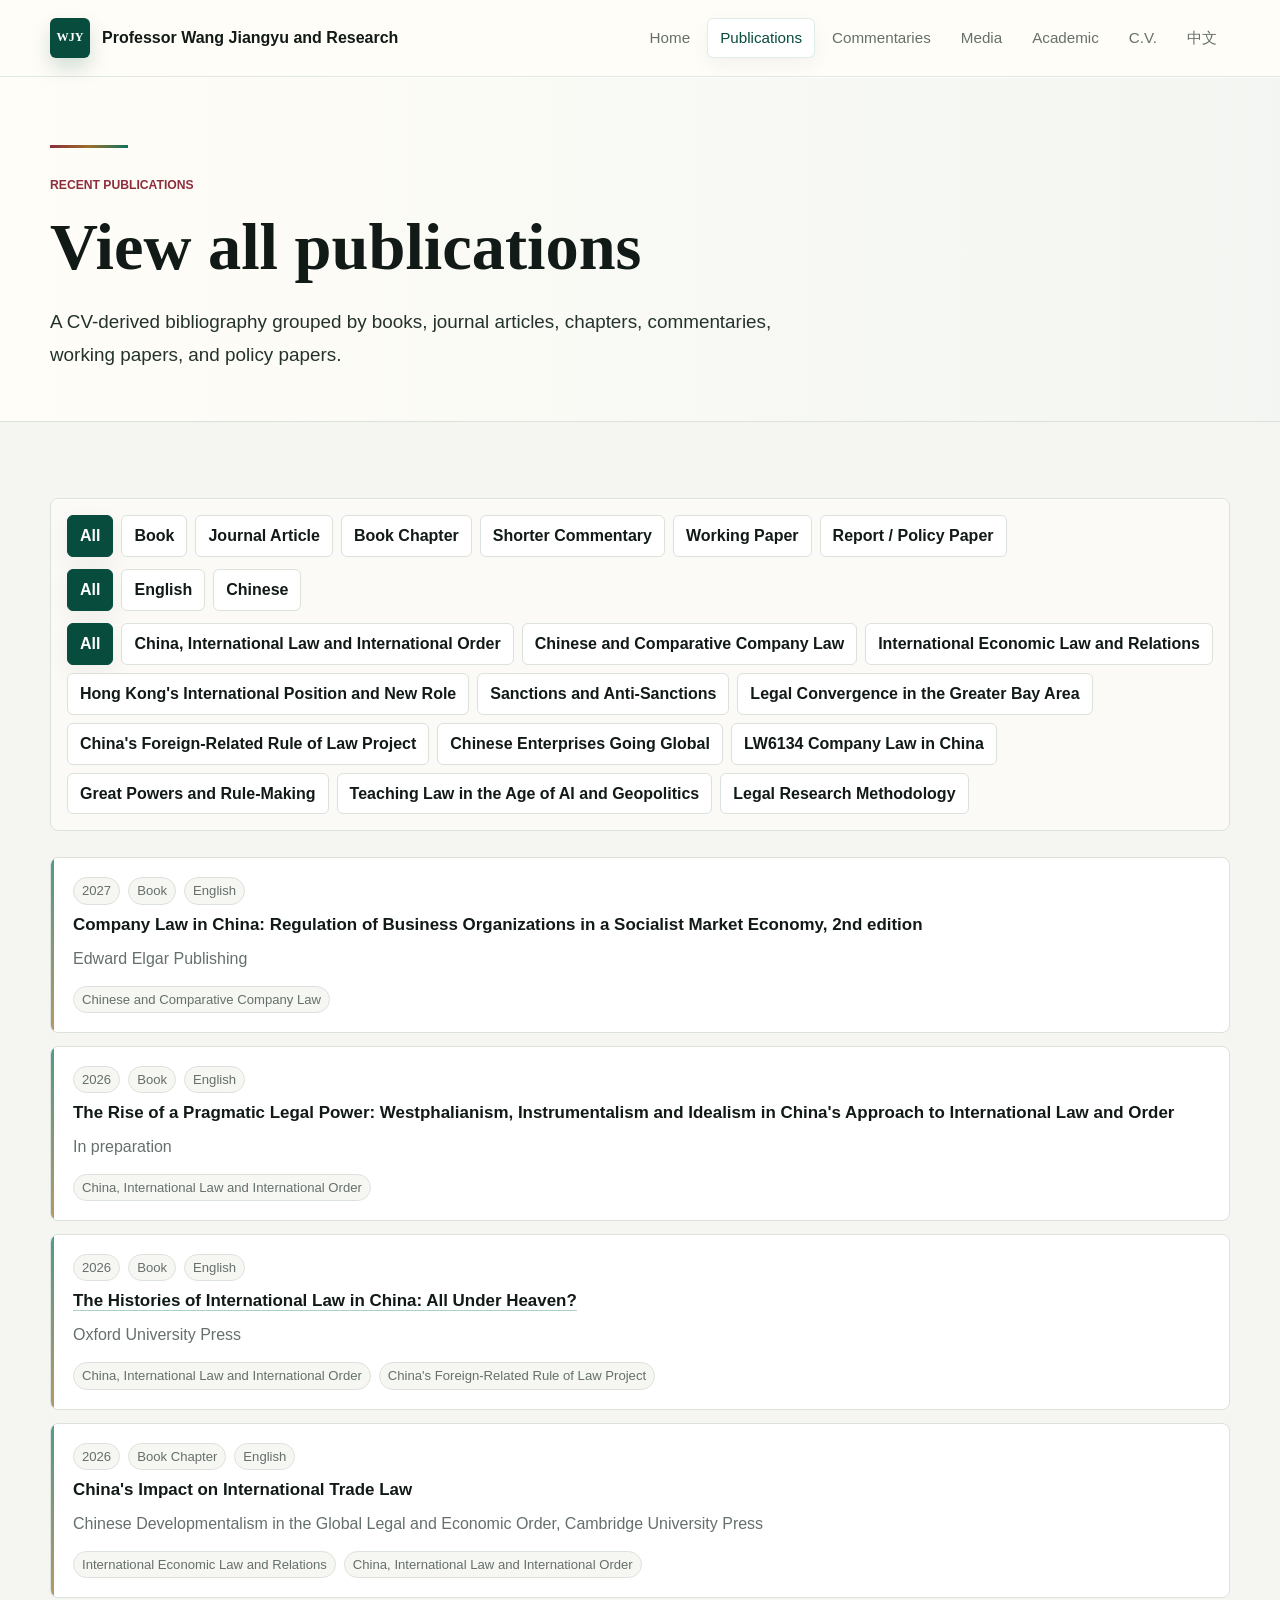
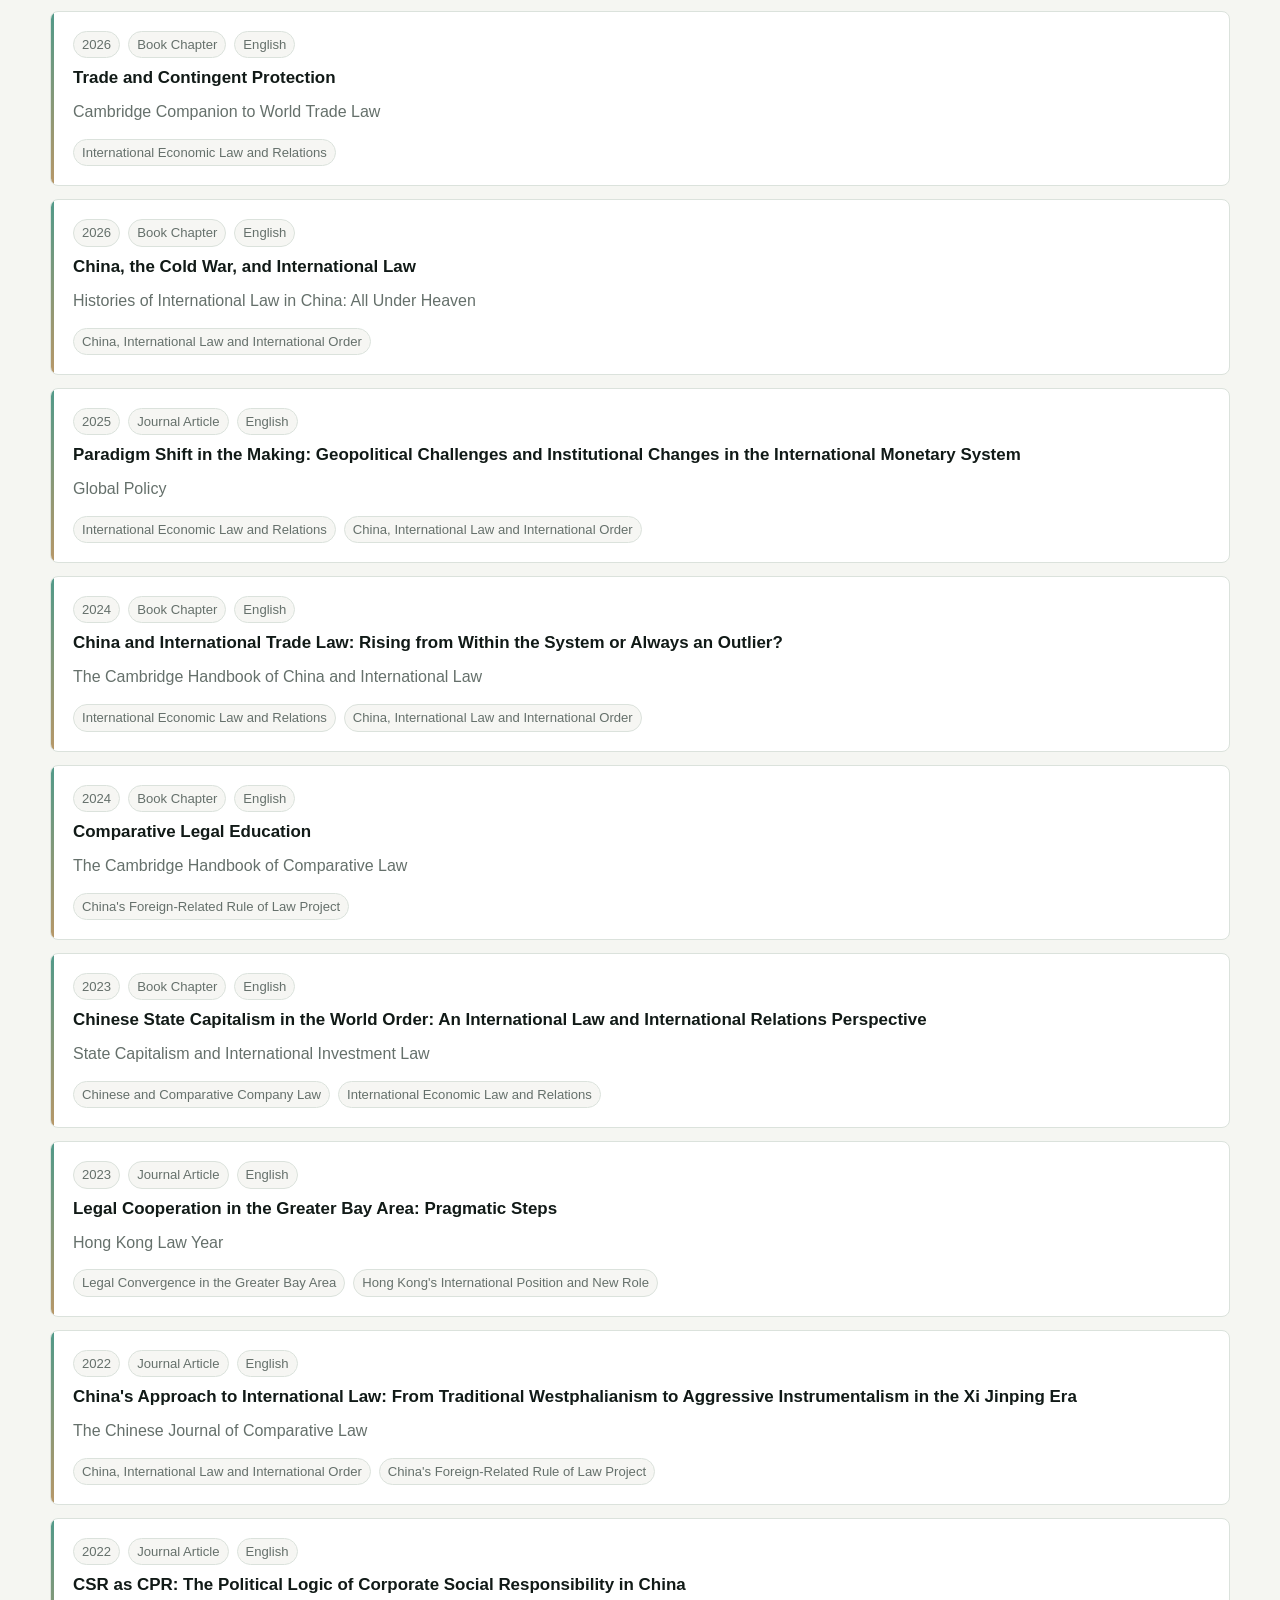
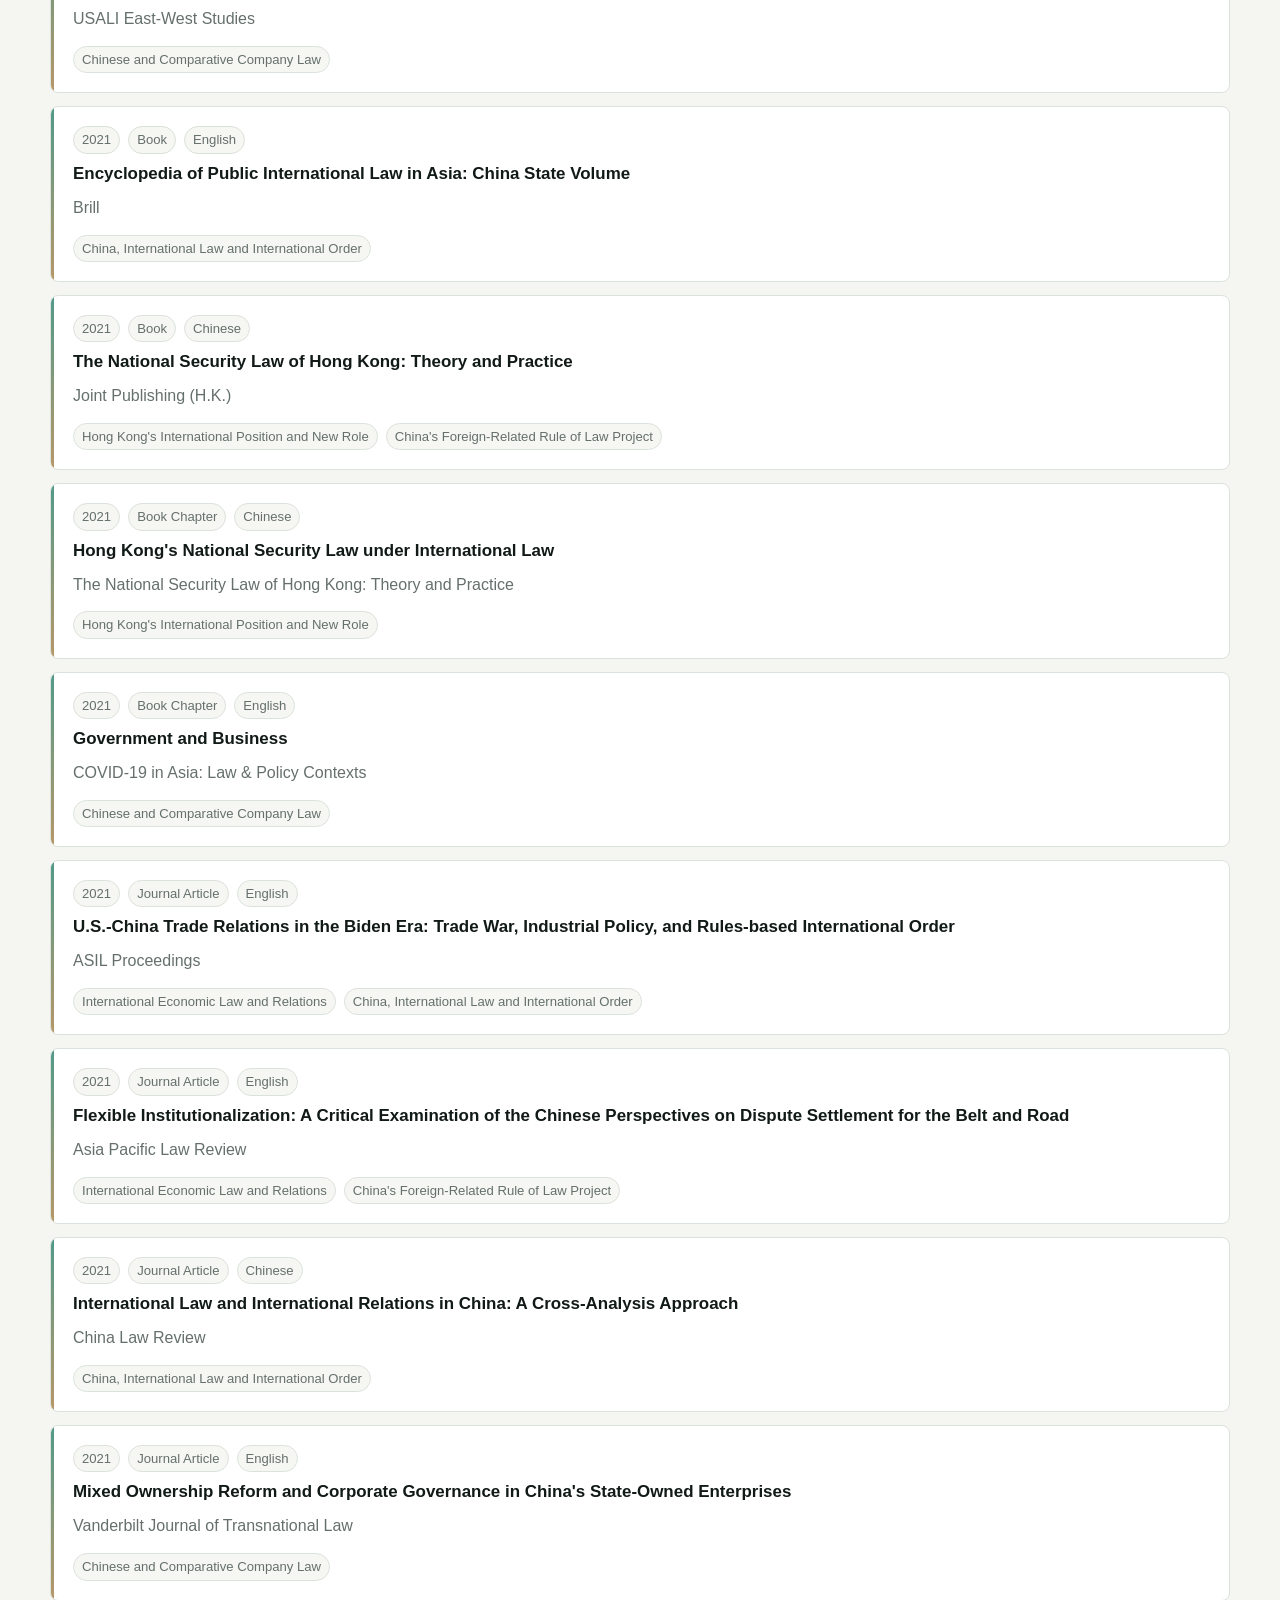
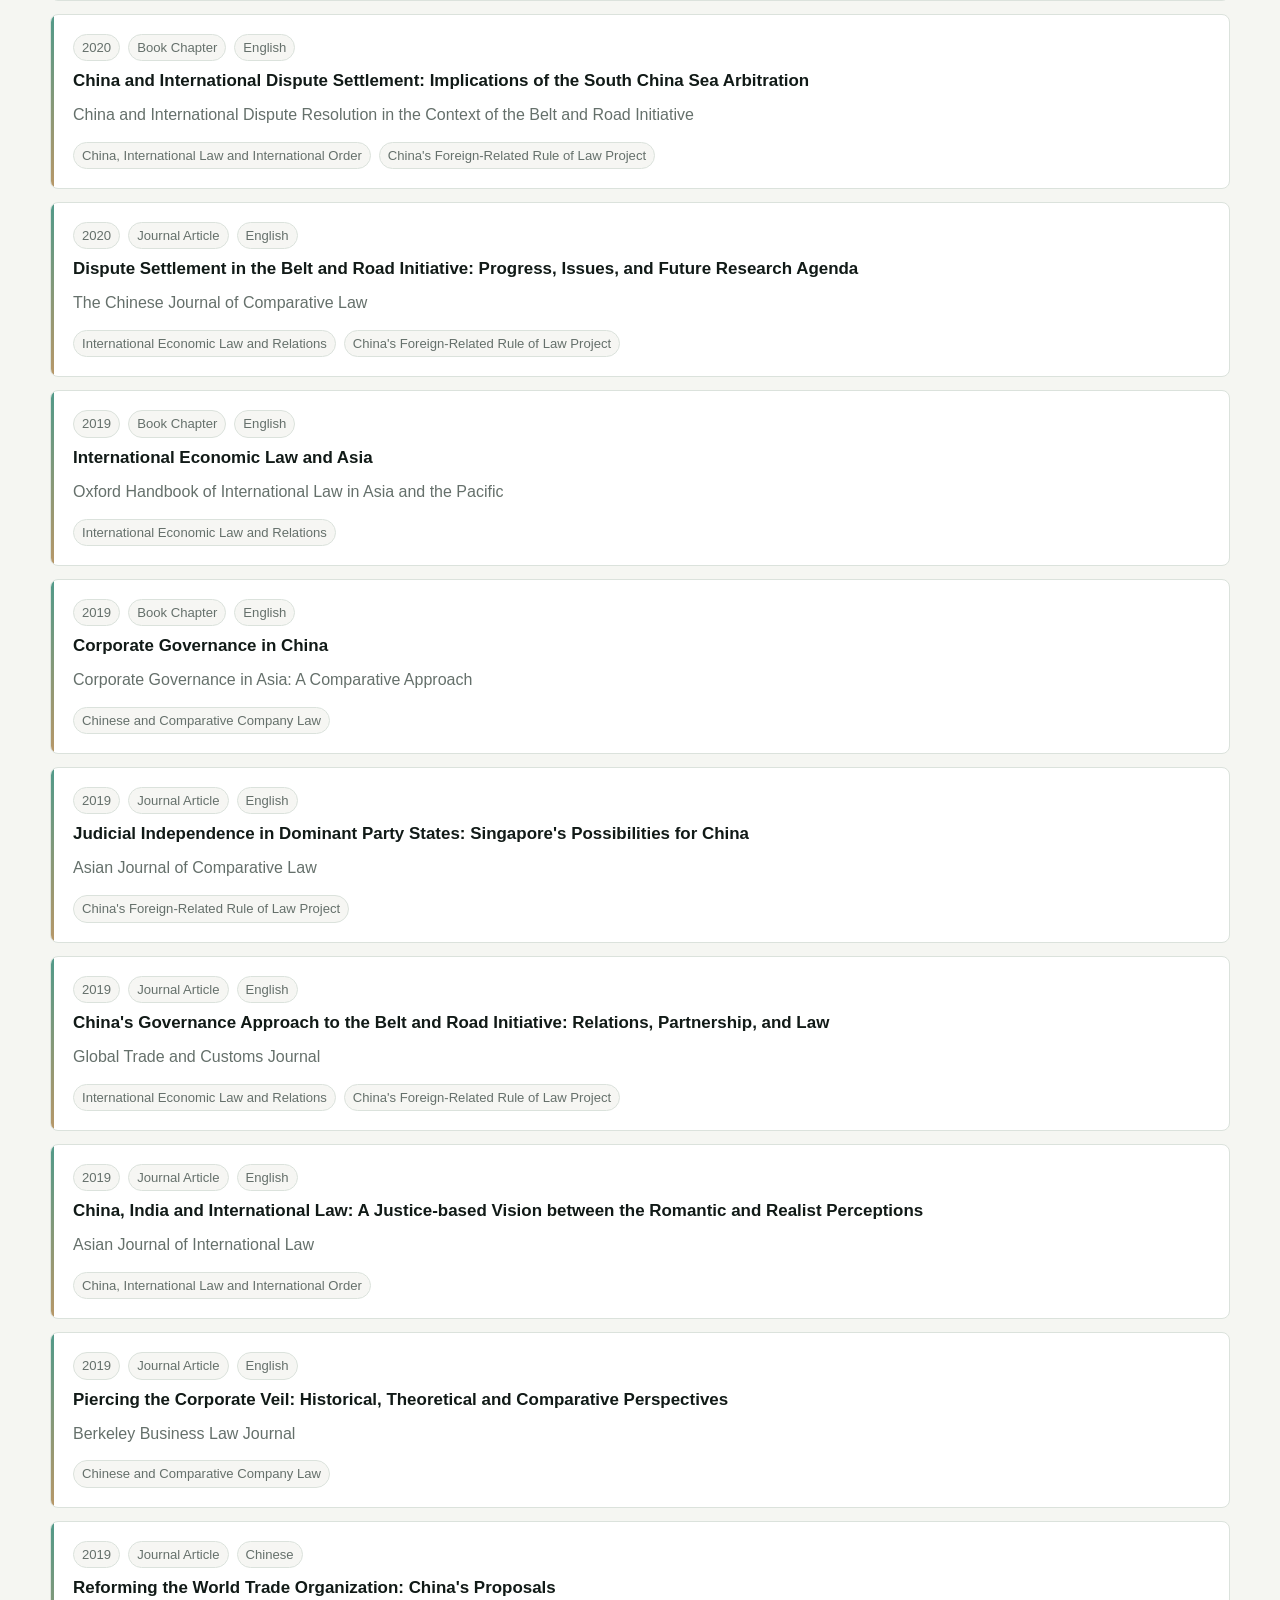
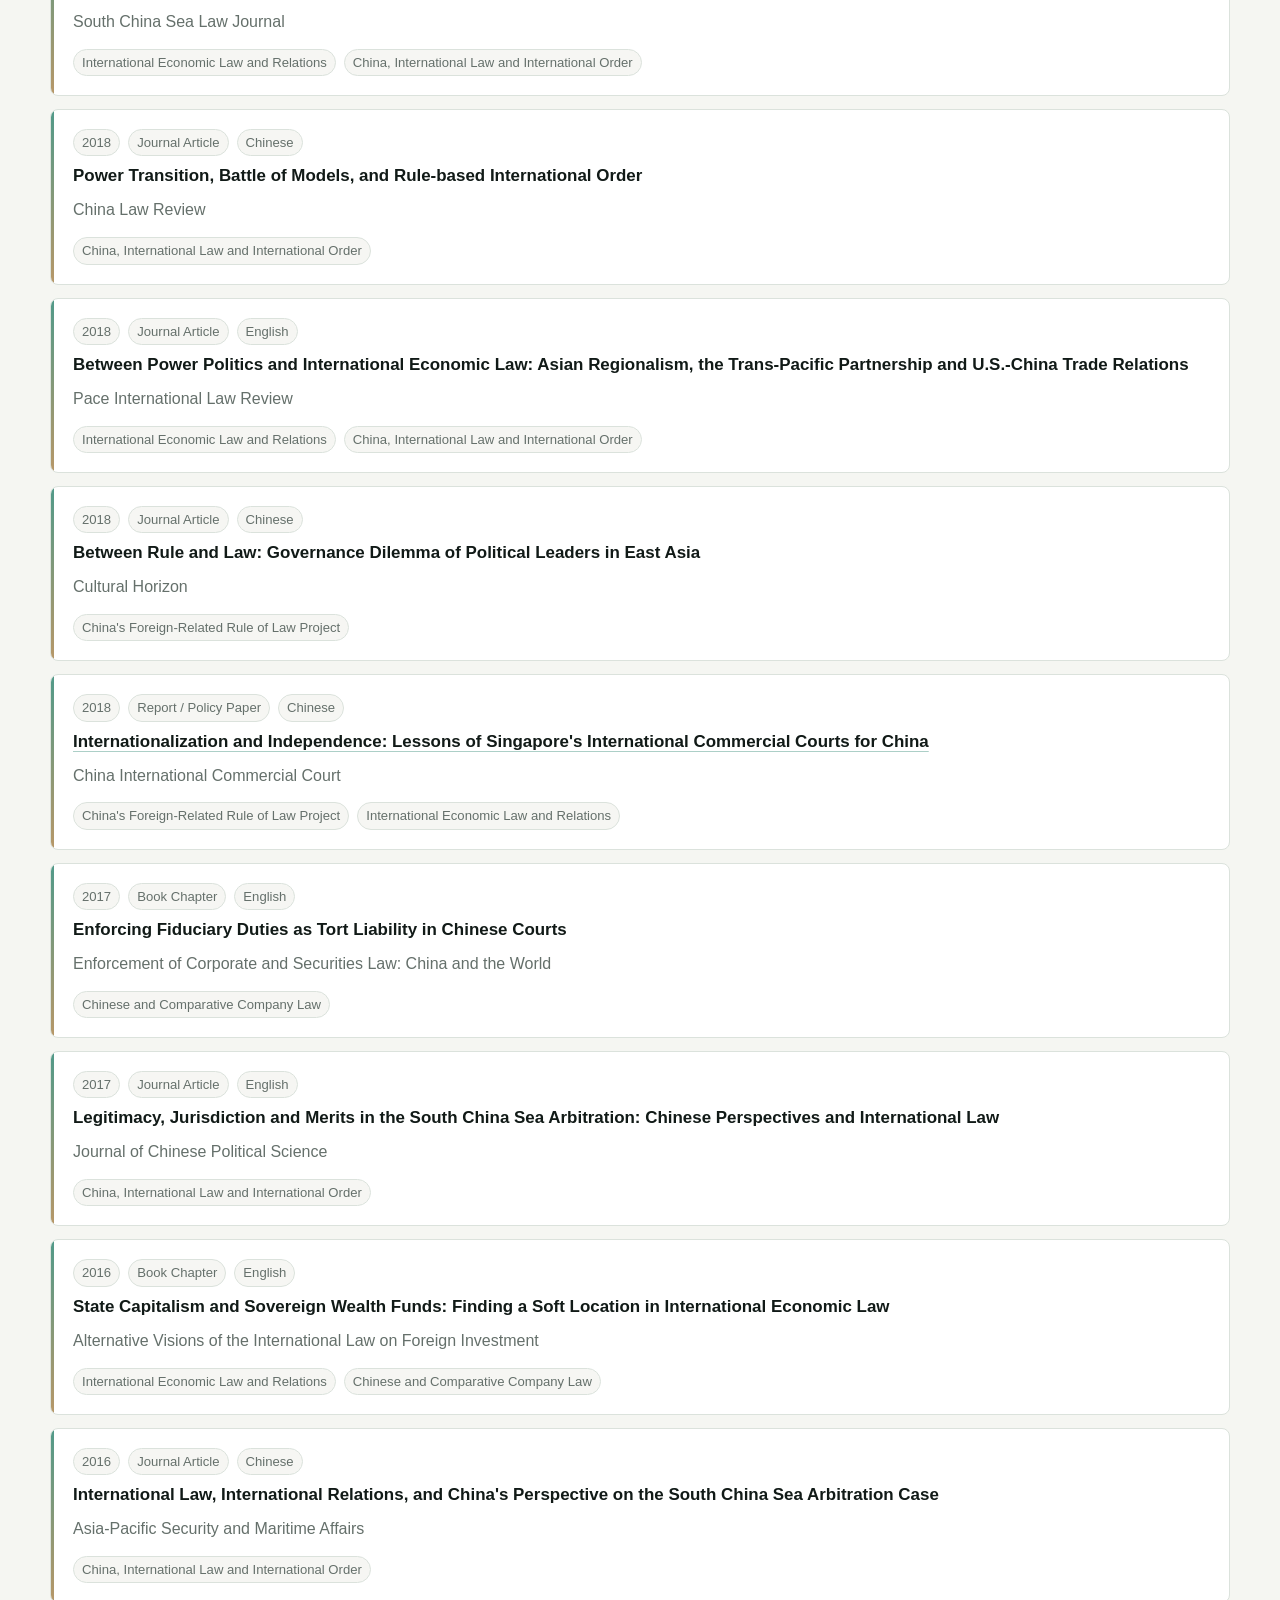
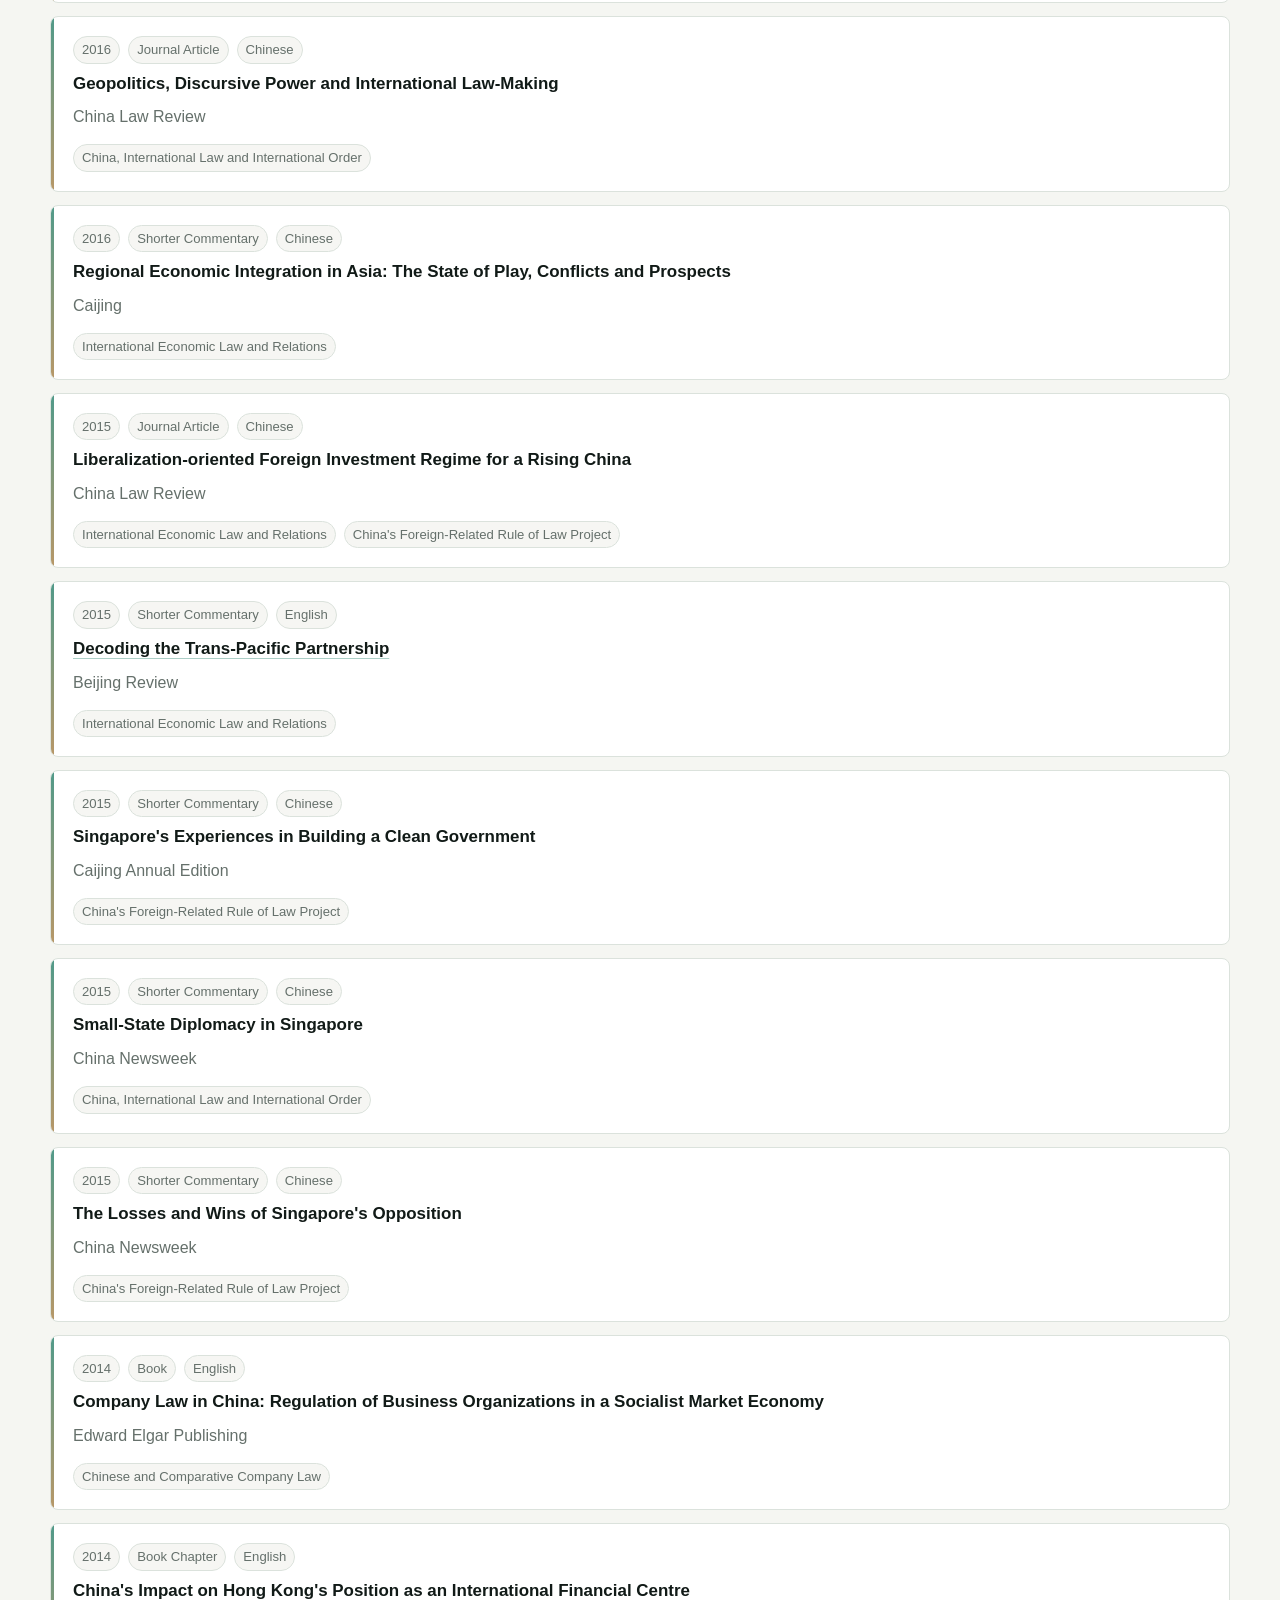
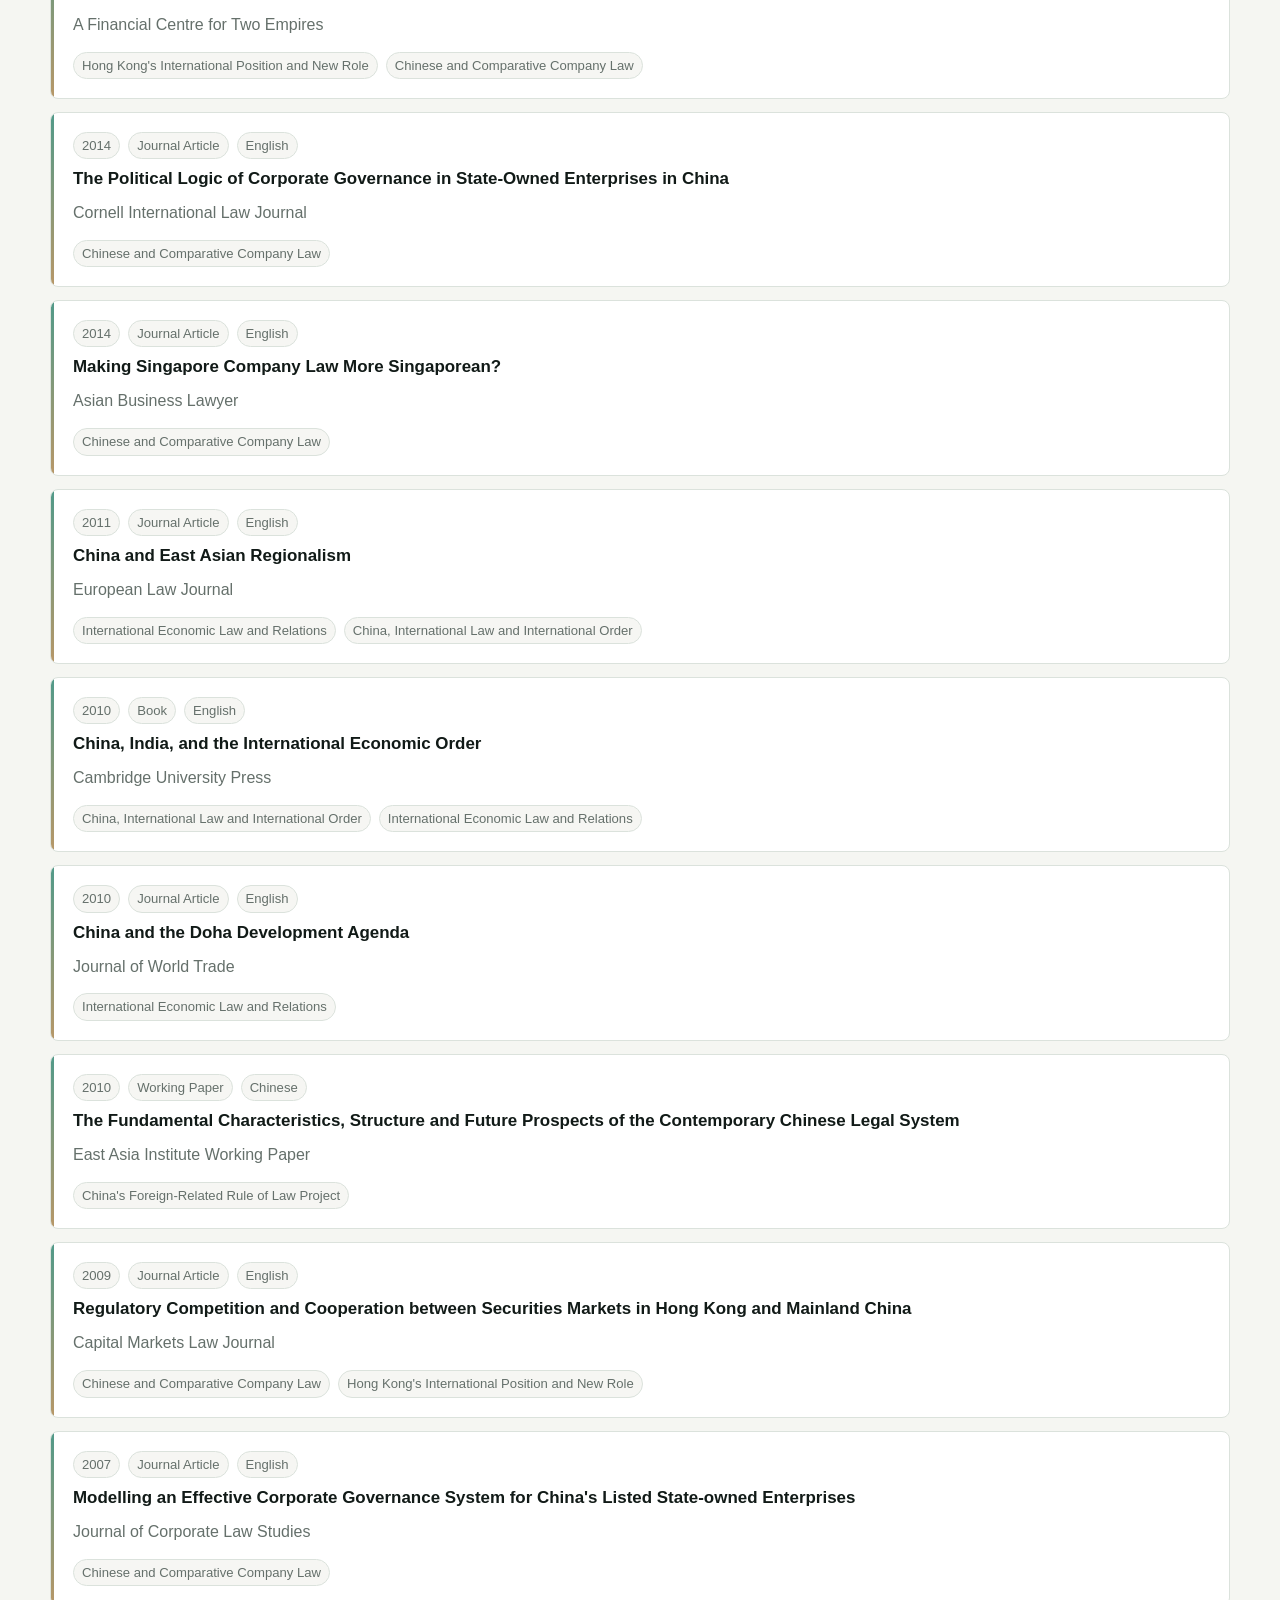
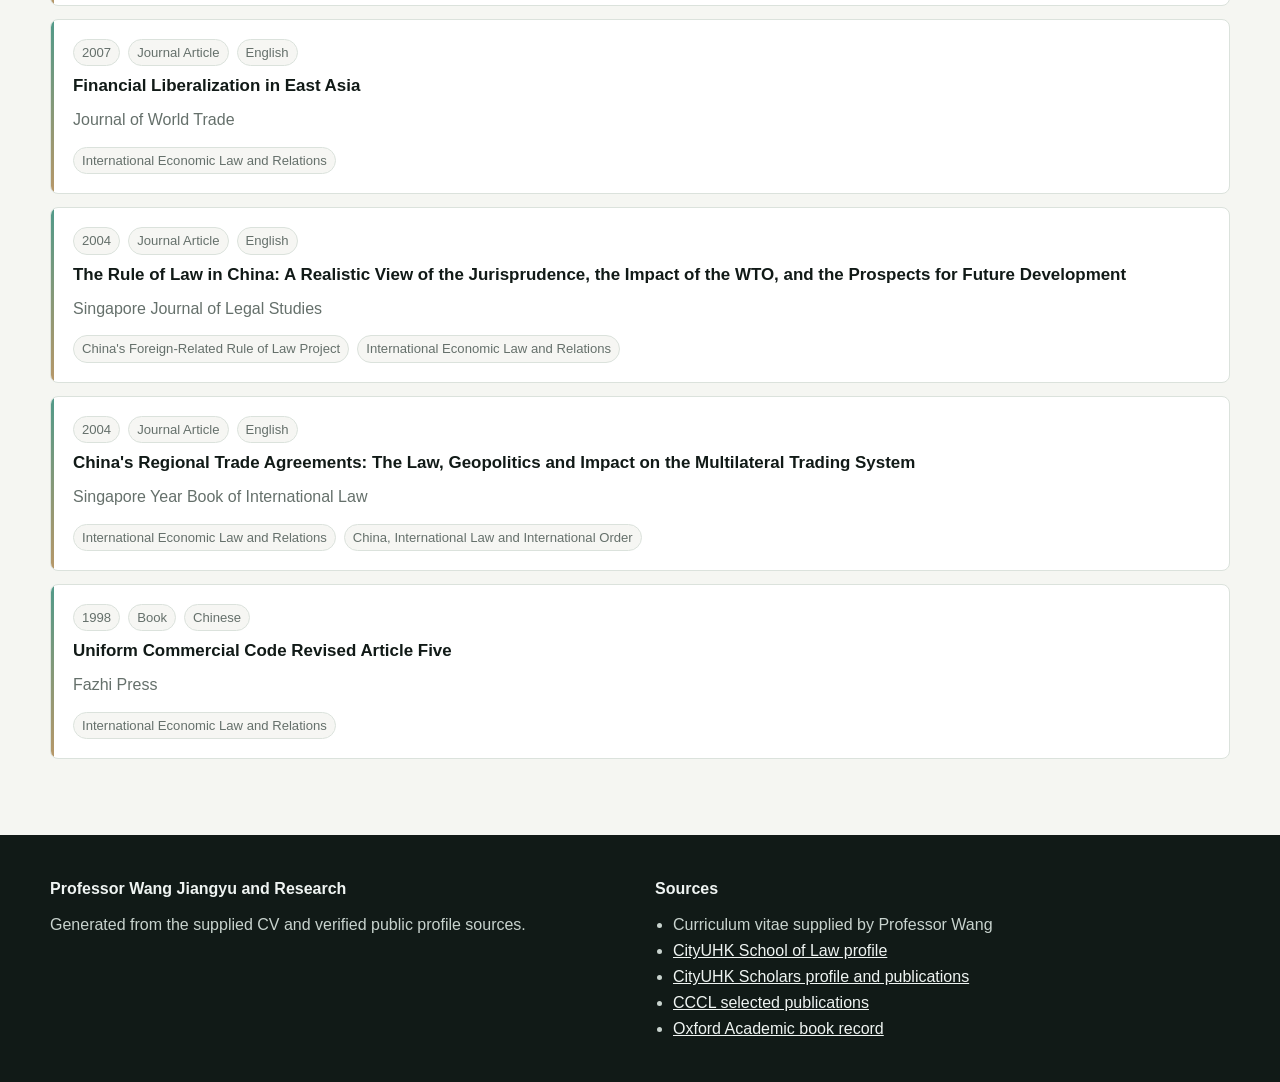
<file: publications.html>
<!doctype html>
<html lang="en">
<head>
  <meta charset="utf-8">
  <meta name="viewport" content="width=device-width, initial-scale=1">
  <title>View all publications | Professor Wang Jiangyu and Research</title>
  <meta name="description" content="Publications by Professor Wang Jiangyu">
  <meta name="theme-color" content="#f7f5ef">
  <link rel="stylesheet" href="assets/site.css">
  <script defer src="assets/site.js"></script>
</head>
<body>
  <a class="skip-link" href="#main">Skip to content</a>
  <header class="site-header">
    <div class="wrap header-inner">
      <a class="brand" href="index.html" aria-label="Professor Wang Jiangyu and Research">
        <span class="brand-mark">WJY</span>
        <span>Professor Wang Jiangyu and Research</span>
      </a>
      <nav aria-label="Primary navigation"><a class="" href="index.html">Home</a><a class="active" href="publications.html">Publications</a><a class="" href="commentaries.html">Commentaries</a><a class="" href="media.html">Media</a><a class="" href="academic.html">Academic</a><a class="" href="cv.html">C.V.</a><a class="" href="zh/publications.html">中文</a></nav>
    </div>
  </header>
  <main id="main">
  <section class="page-hero">
    <div class="wrap page-hero-inner">
      <p class="eyebrow">Recent Publications</p>
      <h1>View all publications</h1>
      <p class="lead">A CV-derived bibliography grouped by books, journal articles, chapters, commentaries, working papers, and policy papers.</p>
    </div>
  </section>
  <section class="section">
    <div class="wrap">
      <div class="filter-panel">
        <div class="filter-row" data-filter-scope="pubs" aria-label="Publication Categories">
    <button type="button" class="filter-button active" data-filter-criterion="category" data-filter-value="all">All</button>
    <button type="button" class="filter-button" data-filter-criterion="category" data-filter-value="Book">Book</button><button type="button" class="filter-button" data-filter-criterion="category" data-filter-value="Journal Article">Journal Article</button><button type="button" class="filter-button" data-filter-criterion="category" data-filter-value="Book Chapter">Book Chapter</button><button type="button" class="filter-button" data-filter-criterion="category" data-filter-value="Shorter Commentary">Shorter Commentary</button><button type="button" class="filter-button" data-filter-criterion="category" data-filter-value="Working Paper">Working Paper</button><button type="button" class="filter-button" data-filter-criterion="category" data-filter-value="Report / Policy Paper">Report / Policy Paper</button>
  </div>
        <div class="filter-row" data-filter-scope="pubs" aria-label="Publication Categories">
    <button type="button" class="filter-button active" data-filter-criterion="language" data-filter-value="all">All</button>
    <button type="button" class="filter-button" data-filter-criterion="language" data-filter-value="English">English</button><button type="button" class="filter-button" data-filter-criterion="language" data-filter-value="Chinese">Chinese</button>
  </div>
        <div class="filter-row" data-filter-scope="pubs" aria-label="Publication Categories">
    <button type="button" class="filter-button active" data-filter-criterion="topic" data-filter-value="all">All</button>
    <button type="button" class="filter-button" data-filter-criterion="topic" data-filter-value="international-order">China, International Law and International Order</button><button type="button" class="filter-button" data-filter-criterion="topic" data-filter-value="company-law">Chinese and Comparative Company Law</button><button type="button" class="filter-button" data-filter-criterion="topic" data-filter-value="ielr">International Economic Law and Relations</button><button type="button" class="filter-button" data-filter-criterion="topic" data-filter-value="hong-kong">Hong Kong's International Position and New Role</button><button type="button" class="filter-button" data-filter-criterion="topic" data-filter-value="sanctions">Sanctions and Anti-Sanctions</button><button type="button" class="filter-button" data-filter-criterion="topic" data-filter-value="gba">Legal Convergence in the Greater Bay Area</button><button type="button" class="filter-button" data-filter-criterion="topic" data-filter-value="foreign-related-rule-of-law">China's Foreign-Related Rule of Law Project</button><button type="button" class="filter-button" data-filter-criterion="topic" data-filter-value="chinese-enterprises-going-global">Chinese Enterprises Going Global</button><button type="button" class="filter-button" data-filter-criterion="topic" data-filter-value="lw6134-company-law-china">LW6134 Company Law in China</button><button type="button" class="filter-button" data-filter-criterion="topic" data-filter-value="great-powers-rule-making">Great Powers and Rule-Making</button><button type="button" class="filter-button" data-filter-criterion="topic" data-filter-value="ai-geopolitics-law-teaching">Teaching Law in the Age of AI and Geopolitics</button><button type="button" class="filter-button" data-filter-criterion="topic" data-filter-value="legal-research-methodology">Legal Research Methodology</button>
  </div>
      </div>
      <div class="record-list" data-record-container="pubs">
        <article class="record-card" data-record data-category="Book" data-language="English" data-topic="company-law" data-year="2027">
    <div class="record-meta">
      <span>2027</span>
      <span>Book</span>
      <span>English</span>
    </div>
    <h3>Company Law in China: Regulation of Business Organizations in a Socialist Market Economy, 2nd edition</h3>
    
    <p>Edward Elgar Publishing</p>
    <div class="tags"><span>Chinese and Comparative Company Law</span></div>
  </article><article class="record-card" data-record data-category="Book" data-language="English" data-topic="international-order" data-year="2026">
    <div class="record-meta">
      <span>2026</span>
      <span>Book</span>
      <span>English</span>
    </div>
    <h3>The Rise of a Pragmatic Legal Power: Westphalianism, Instrumentalism and Idealism in China's Approach to International Law and Order</h3>
    
    <p>In preparation</p>
    <div class="tags"><span>China, International Law and International Order</span></div>
  </article><article class="record-card" data-record data-category="Book" data-language="English" data-topic="international-order foreign-related-rule-of-law" data-year="2026">
    <div class="record-meta">
      <span>2026</span>
      <span>Book</span>
      <span>English</span>
    </div>
    <h3><a class="text-link" href="https://academic.oup.com/book/62589">The Histories of International Law in China: All Under Heaven?</a></h3>
    
    <p>Oxford University Press</p>
    <div class="tags"><span>China, International Law and International Order</span><span>China's Foreign-Related Rule of Law Project</span></div>
  </article><article class="record-card" data-record data-category="Book Chapter" data-language="English" data-topic="ielr international-order" data-year="2026">
    <div class="record-meta">
      <span>2026</span>
      <span>Book Chapter</span>
      <span>English</span>
    </div>
    <h3>China's Impact on International Trade Law</h3>
    
    <p>Chinese Developmentalism in the Global Legal and Economic Order, Cambridge University Press</p>
    <div class="tags"><span>International Economic Law and Relations</span><span>China, International Law and International Order</span></div>
  </article><article class="record-card" data-record data-category="Book Chapter" data-language="English" data-topic="ielr" data-year="2026">
    <div class="record-meta">
      <span>2026</span>
      <span>Book Chapter</span>
      <span>English</span>
    </div>
    <h3>Trade and Contingent Protection</h3>
    
    <p>Cambridge Companion to World Trade Law</p>
    <div class="tags"><span>International Economic Law and Relations</span></div>
  </article><article class="record-card" data-record data-category="Book Chapter" data-language="English" data-topic="international-order" data-year="2026">
    <div class="record-meta">
      <span>2026</span>
      <span>Book Chapter</span>
      <span>English</span>
    </div>
    <h3>China, the Cold War, and International Law</h3>
    
    <p>Histories of International Law in China: All Under Heaven</p>
    <div class="tags"><span>China, International Law and International Order</span></div>
  </article><article class="record-card" data-record data-category="Journal Article" data-language="English" data-topic="ielr international-order" data-year="2025">
    <div class="record-meta">
      <span>2025</span>
      <span>Journal Article</span>
      <span>English</span>
    </div>
    <h3>Paradigm Shift in the Making: Geopolitical Challenges and Institutional Changes in the International Monetary System</h3>
    
    <p>Global Policy</p>
    <div class="tags"><span>International Economic Law and Relations</span><span>China, International Law and International Order</span></div>
  </article><article class="record-card" data-record data-category="Book Chapter" data-language="English" data-topic="ielr international-order" data-year="2024">
    <div class="record-meta">
      <span>2024</span>
      <span>Book Chapter</span>
      <span>English</span>
    </div>
    <h3>China and International Trade Law: Rising from Within the System or Always an Outlier?</h3>
    
    <p>The Cambridge Handbook of China and International Law</p>
    <div class="tags"><span>International Economic Law and Relations</span><span>China, International Law and International Order</span></div>
  </article><article class="record-card" data-record data-category="Book Chapter" data-language="English" data-topic="foreign-related-rule-of-law" data-year="2024">
    <div class="record-meta">
      <span>2024</span>
      <span>Book Chapter</span>
      <span>English</span>
    </div>
    <h3>Comparative Legal Education</h3>
    
    <p>The Cambridge Handbook of Comparative Law</p>
    <div class="tags"><span>China's Foreign-Related Rule of Law Project</span></div>
  </article><article class="record-card" data-record data-category="Book Chapter" data-language="English" data-topic="company-law ielr" data-year="2023">
    <div class="record-meta">
      <span>2023</span>
      <span>Book Chapter</span>
      <span>English</span>
    </div>
    <h3>Chinese State Capitalism in the World Order: An International Law and International Relations Perspective</h3>
    
    <p>State Capitalism and International Investment Law</p>
    <div class="tags"><span>Chinese and Comparative Company Law</span><span>International Economic Law and Relations</span></div>
  </article><article class="record-card" data-record data-category="Journal Article" data-language="English" data-topic="gba hong-kong" data-year="2023">
    <div class="record-meta">
      <span>2023</span>
      <span>Journal Article</span>
      <span>English</span>
    </div>
    <h3>Legal Cooperation in the Greater Bay Area: Pragmatic Steps</h3>
    
    <p>Hong Kong Law Year</p>
    <div class="tags"><span>Legal Convergence in the Greater Bay Area</span><span>Hong Kong's International Position and New Role</span></div>
  </article><article class="record-card" data-record data-category="Journal Article" data-language="English" data-topic="international-order foreign-related-rule-of-law" data-year="2022">
    <div class="record-meta">
      <span>2022</span>
      <span>Journal Article</span>
      <span>English</span>
    </div>
    <h3>China's Approach to International Law: From Traditional Westphalianism to Aggressive Instrumentalism in the Xi Jinping Era</h3>
    
    <p>The Chinese Journal of Comparative Law</p>
    <div class="tags"><span>China, International Law and International Order</span><span>China's Foreign-Related Rule of Law Project</span></div>
  </article><article class="record-card" data-record data-category="Journal Article" data-language="English" data-topic="company-law" data-year="2022">
    <div class="record-meta">
      <span>2022</span>
      <span>Journal Article</span>
      <span>English</span>
    </div>
    <h3>CSR as CPR: The Political Logic of Corporate Social Responsibility in China</h3>
    
    <p>USALI East-West Studies</p>
    <div class="tags"><span>Chinese and Comparative Company Law</span></div>
  </article><article class="record-card" data-record data-category="Book" data-language="English" data-topic="international-order" data-year="2021">
    <div class="record-meta">
      <span>2021</span>
      <span>Book</span>
      <span>English</span>
    </div>
    <h3>Encyclopedia of Public International Law in Asia: China State Volume</h3>
    
    <p>Brill</p>
    <div class="tags"><span>China, International Law and International Order</span></div>
  </article><article class="record-card" data-record data-category="Book" data-language="Chinese" data-topic="hong-kong foreign-related-rule-of-law" data-year="2021">
    <div class="record-meta">
      <span>2021</span>
      <span>Book</span>
      <span>Chinese</span>
    </div>
    <h3>The National Security Law of Hong Kong: Theory and Practice</h3>
    
    <p>Joint Publishing (H.K.)</p>
    <div class="tags"><span>Hong Kong's International Position and New Role</span><span>China's Foreign-Related Rule of Law Project</span></div>
  </article><article class="record-card" data-record data-category="Book Chapter" data-language="Chinese" data-topic="hong-kong" data-year="2021">
    <div class="record-meta">
      <span>2021</span>
      <span>Book Chapter</span>
      <span>Chinese</span>
    </div>
    <h3>Hong Kong's National Security Law under International Law</h3>
    
    <p>The National Security Law of Hong Kong: Theory and Practice</p>
    <div class="tags"><span>Hong Kong's International Position and New Role</span></div>
  </article><article class="record-card" data-record data-category="Book Chapter" data-language="English" data-topic="company-law" data-year="2021">
    <div class="record-meta">
      <span>2021</span>
      <span>Book Chapter</span>
      <span>English</span>
    </div>
    <h3>Government and Business</h3>
    
    <p>COVID-19 in Asia: Law &amp; Policy Contexts</p>
    <div class="tags"><span>Chinese and Comparative Company Law</span></div>
  </article><article class="record-card" data-record data-category="Journal Article" data-language="English" data-topic="ielr international-order" data-year="2021">
    <div class="record-meta">
      <span>2021</span>
      <span>Journal Article</span>
      <span>English</span>
    </div>
    <h3>U.S.-China Trade Relations in the Biden Era: Trade War, Industrial Policy, and Rules-based International Order</h3>
    
    <p>ASIL Proceedings</p>
    <div class="tags"><span>International Economic Law and Relations</span><span>China, International Law and International Order</span></div>
  </article><article class="record-card" data-record data-category="Journal Article" data-language="English" data-topic="ielr foreign-related-rule-of-law" data-year="2021">
    <div class="record-meta">
      <span>2021</span>
      <span>Journal Article</span>
      <span>English</span>
    </div>
    <h3>Flexible Institutionalization: A Critical Examination of the Chinese Perspectives on Dispute Settlement for the Belt and Road</h3>
    
    <p>Asia Pacific Law Review</p>
    <div class="tags"><span>International Economic Law and Relations</span><span>China's Foreign-Related Rule of Law Project</span></div>
  </article><article class="record-card" data-record data-category="Journal Article" data-language="Chinese" data-topic="international-order" data-year="2021">
    <div class="record-meta">
      <span>2021</span>
      <span>Journal Article</span>
      <span>Chinese</span>
    </div>
    <h3>International Law and International Relations in China: A Cross-Analysis Approach</h3>
    
    <p>China Law Review</p>
    <div class="tags"><span>China, International Law and International Order</span></div>
  </article><article class="record-card" data-record data-category="Journal Article" data-language="English" data-topic="company-law" data-year="2021">
    <div class="record-meta">
      <span>2021</span>
      <span>Journal Article</span>
      <span>English</span>
    </div>
    <h3>Mixed Ownership Reform and Corporate Governance in China's State-Owned Enterprises</h3>
    
    <p>Vanderbilt Journal of Transnational Law</p>
    <div class="tags"><span>Chinese and Comparative Company Law</span></div>
  </article><article class="record-card" data-record data-category="Book Chapter" data-language="English" data-topic="international-order foreign-related-rule-of-law" data-year="2020">
    <div class="record-meta">
      <span>2020</span>
      <span>Book Chapter</span>
      <span>English</span>
    </div>
    <h3>China and International Dispute Settlement: Implications of the South China Sea Arbitration</h3>
    
    <p>China and International Dispute Resolution in the Context of the Belt and Road Initiative</p>
    <div class="tags"><span>China, International Law and International Order</span><span>China's Foreign-Related Rule of Law Project</span></div>
  </article><article class="record-card" data-record data-category="Journal Article" data-language="English" data-topic="ielr foreign-related-rule-of-law" data-year="2020">
    <div class="record-meta">
      <span>2020</span>
      <span>Journal Article</span>
      <span>English</span>
    </div>
    <h3>Dispute Settlement in the Belt and Road Initiative: Progress, Issues, and Future Research Agenda</h3>
    
    <p>The Chinese Journal of Comparative Law</p>
    <div class="tags"><span>International Economic Law and Relations</span><span>China's Foreign-Related Rule of Law Project</span></div>
  </article><article class="record-card" data-record data-category="Book Chapter" data-language="English" data-topic="ielr" data-year="2019">
    <div class="record-meta">
      <span>2019</span>
      <span>Book Chapter</span>
      <span>English</span>
    </div>
    <h3>International Economic Law and Asia</h3>
    
    <p>Oxford Handbook of International Law in Asia and the Pacific</p>
    <div class="tags"><span>International Economic Law and Relations</span></div>
  </article><article class="record-card" data-record data-category="Book Chapter" data-language="English" data-topic="company-law" data-year="2019">
    <div class="record-meta">
      <span>2019</span>
      <span>Book Chapter</span>
      <span>English</span>
    </div>
    <h3>Corporate Governance in China</h3>
    
    <p>Corporate Governance in Asia: A Comparative Approach</p>
    <div class="tags"><span>Chinese and Comparative Company Law</span></div>
  </article><article class="record-card" data-record data-category="Journal Article" data-language="English" data-topic="foreign-related-rule-of-law" data-year="2019">
    <div class="record-meta">
      <span>2019</span>
      <span>Journal Article</span>
      <span>English</span>
    </div>
    <h3>Judicial Independence in Dominant Party States: Singapore's Possibilities for China</h3>
    
    <p>Asian Journal of Comparative Law</p>
    <div class="tags"><span>China's Foreign-Related Rule of Law Project</span></div>
  </article><article class="record-card" data-record data-category="Journal Article" data-language="English" data-topic="ielr foreign-related-rule-of-law" data-year="2019">
    <div class="record-meta">
      <span>2019</span>
      <span>Journal Article</span>
      <span>English</span>
    </div>
    <h3>China's Governance Approach to the Belt and Road Initiative: Relations, Partnership, and Law</h3>
    
    <p>Global Trade and Customs Journal</p>
    <div class="tags"><span>International Economic Law and Relations</span><span>China's Foreign-Related Rule of Law Project</span></div>
  </article><article class="record-card" data-record data-category="Journal Article" data-language="English" data-topic="international-order" data-year="2019">
    <div class="record-meta">
      <span>2019</span>
      <span>Journal Article</span>
      <span>English</span>
    </div>
    <h3>China, India and International Law: A Justice-based Vision between the Romantic and Realist Perceptions</h3>
    
    <p>Asian Journal of International Law</p>
    <div class="tags"><span>China, International Law and International Order</span></div>
  </article><article class="record-card" data-record data-category="Journal Article" data-language="English" data-topic="company-law" data-year="2019">
    <div class="record-meta">
      <span>2019</span>
      <span>Journal Article</span>
      <span>English</span>
    </div>
    <h3>Piercing the Corporate Veil: Historical, Theoretical and Comparative Perspectives</h3>
    
    <p>Berkeley Business Law Journal</p>
    <div class="tags"><span>Chinese and Comparative Company Law</span></div>
  </article><article class="record-card" data-record data-category="Journal Article" data-language="Chinese" data-topic="ielr international-order" data-year="2019">
    <div class="record-meta">
      <span>2019</span>
      <span>Journal Article</span>
      <span>Chinese</span>
    </div>
    <h3>Reforming the World Trade Organization: China's Proposals</h3>
    
    <p>South China Sea Law Journal</p>
    <div class="tags"><span>International Economic Law and Relations</span><span>China, International Law and International Order</span></div>
  </article><article class="record-card" data-record data-category="Journal Article" data-language="Chinese" data-topic="international-order" data-year="2018">
    <div class="record-meta">
      <span>2018</span>
      <span>Journal Article</span>
      <span>Chinese</span>
    </div>
    <h3>Power Transition, Battle of Models, and Rule-based International Order</h3>
    
    <p>China Law Review</p>
    <div class="tags"><span>China, International Law and International Order</span></div>
  </article><article class="record-card" data-record data-category="Journal Article" data-language="English" data-topic="ielr international-order" data-year="2018">
    <div class="record-meta">
      <span>2018</span>
      <span>Journal Article</span>
      <span>English</span>
    </div>
    <h3>Between Power Politics and International Economic Law: Asian Regionalism, the Trans-Pacific Partnership and U.S.-China Trade Relations</h3>
    
    <p>Pace International Law Review</p>
    <div class="tags"><span>International Economic Law and Relations</span><span>China, International Law and International Order</span></div>
  </article><article class="record-card" data-record data-category="Journal Article" data-language="Chinese" data-topic="foreign-related-rule-of-law" data-year="2018">
    <div class="record-meta">
      <span>2018</span>
      <span>Journal Article</span>
      <span>Chinese</span>
    </div>
    <h3>Between Rule and Law: Governance Dilemma of Political Leaders in East Asia</h3>
    
    <p>Cultural Horizon</p>
    <div class="tags"><span>China's Foreign-Related Rule of Law Project</span></div>
  </article><article class="record-card" data-record data-category="Report / Policy Paper" data-language="Chinese" data-topic="foreign-related-rule-of-law ielr" data-year="2018">
    <div class="record-meta">
      <span>2018</span>
      <span>Report / Policy Paper</span>
      <span>Chinese</span>
    </div>
    <h3><a class="text-link" href="http://cicc.court.gov.cn/html/1/218/62/164/864.html">Internationalization and Independence: Lessons of Singapore's International Commercial Courts for China</a></h3>
    
    <p>China International Commercial Court</p>
    <div class="tags"><span>China's Foreign-Related Rule of Law Project</span><span>International Economic Law and Relations</span></div>
  </article><article class="record-card" data-record data-category="Book Chapter" data-language="English" data-topic="company-law" data-year="2017">
    <div class="record-meta">
      <span>2017</span>
      <span>Book Chapter</span>
      <span>English</span>
    </div>
    <h3>Enforcing Fiduciary Duties as Tort Liability in Chinese Courts</h3>
    
    <p>Enforcement of Corporate and Securities Law: China and the World</p>
    <div class="tags"><span>Chinese and Comparative Company Law</span></div>
  </article><article class="record-card" data-record data-category="Journal Article" data-language="English" data-topic="international-order" data-year="2017">
    <div class="record-meta">
      <span>2017</span>
      <span>Journal Article</span>
      <span>English</span>
    </div>
    <h3>Legitimacy, Jurisdiction and Merits in the South China Sea Arbitration: Chinese Perspectives and International Law</h3>
    
    <p>Journal of Chinese Political Science</p>
    <div class="tags"><span>China, International Law and International Order</span></div>
  </article><article class="record-card" data-record data-category="Book Chapter" data-language="English" data-topic="ielr company-law" data-year="2016">
    <div class="record-meta">
      <span>2016</span>
      <span>Book Chapter</span>
      <span>English</span>
    </div>
    <h3>State Capitalism and Sovereign Wealth Funds: Finding a Soft Location in International Economic Law</h3>
    
    <p>Alternative Visions of the International Law on Foreign Investment</p>
    <div class="tags"><span>International Economic Law and Relations</span><span>Chinese and Comparative Company Law</span></div>
  </article><article class="record-card" data-record data-category="Journal Article" data-language="Chinese" data-topic="international-order" data-year="2016">
    <div class="record-meta">
      <span>2016</span>
      <span>Journal Article</span>
      <span>Chinese</span>
    </div>
    <h3>International Law, International Relations, and China's Perspective on the South China Sea Arbitration Case</h3>
    
    <p>Asia-Pacific Security and Maritime Affairs</p>
    <div class="tags"><span>China, International Law and International Order</span></div>
  </article><article class="record-card" data-record data-category="Journal Article" data-language="Chinese" data-topic="international-order" data-year="2016">
    <div class="record-meta">
      <span>2016</span>
      <span>Journal Article</span>
      <span>Chinese</span>
    </div>
    <h3>Geopolitics, Discursive Power and International Law-Making</h3>
    
    <p>China Law Review</p>
    <div class="tags"><span>China, International Law and International Order</span></div>
  </article><article class="record-card" data-record data-category="Shorter Commentary" data-language="Chinese" data-topic="ielr" data-year="2016">
    <div class="record-meta">
      <span>2016</span>
      <span>Shorter Commentary</span>
      <span>Chinese</span>
    </div>
    <h3>Regional Economic Integration in Asia: The State of Play, Conflicts and Prospects</h3>
    
    <p>Caijing</p>
    <div class="tags"><span>International Economic Law and Relations</span></div>
  </article><article class="record-card" data-record data-category="Journal Article" data-language="Chinese" data-topic="ielr foreign-related-rule-of-law" data-year="2015">
    <div class="record-meta">
      <span>2015</span>
      <span>Journal Article</span>
      <span>Chinese</span>
    </div>
    <h3>Liberalization-oriented Foreign Investment Regime for a Rising China</h3>
    
    <p>China Law Review</p>
    <div class="tags"><span>International Economic Law and Relations</span><span>China's Foreign-Related Rule of Law Project</span></div>
  </article><article class="record-card" data-record data-category="Shorter Commentary" data-language="English" data-topic="ielr" data-year="2015">
    <div class="record-meta">
      <span>2015</span>
      <span>Shorter Commentary</span>
      <span>English</span>
    </div>
    <h3><a class="text-link" href="http://www.bjreview.com/World/201510/t20151026_800041255.html">Decoding the Trans-Pacific Partnership</a></h3>
    
    <p>Beijing Review</p>
    <div class="tags"><span>International Economic Law and Relations</span></div>
  </article><article class="record-card" data-record data-category="Shorter Commentary" data-language="Chinese" data-topic="foreign-related-rule-of-law" data-year="2015">
    <div class="record-meta">
      <span>2015</span>
      <span>Shorter Commentary</span>
      <span>Chinese</span>
    </div>
    <h3>Singapore's Experiences in Building a Clean Government</h3>
    
    <p>Caijing Annual Edition</p>
    <div class="tags"><span>China's Foreign-Related Rule of Law Project</span></div>
  </article><article class="record-card" data-record data-category="Shorter Commentary" data-language="Chinese" data-topic="international-order" data-year="2015">
    <div class="record-meta">
      <span>2015</span>
      <span>Shorter Commentary</span>
      <span>Chinese</span>
    </div>
    <h3>Small-State Diplomacy in Singapore</h3>
    
    <p>China Newsweek</p>
    <div class="tags"><span>China, International Law and International Order</span></div>
  </article><article class="record-card" data-record data-category="Shorter Commentary" data-language="Chinese" data-topic="foreign-related-rule-of-law" data-year="2015">
    <div class="record-meta">
      <span>2015</span>
      <span>Shorter Commentary</span>
      <span>Chinese</span>
    </div>
    <h3>The Losses and Wins of Singapore's Opposition</h3>
    
    <p>China Newsweek</p>
    <div class="tags"><span>China's Foreign-Related Rule of Law Project</span></div>
  </article><article class="record-card" data-record data-category="Book" data-language="English" data-topic="company-law" data-year="2014">
    <div class="record-meta">
      <span>2014</span>
      <span>Book</span>
      <span>English</span>
    </div>
    <h3>Company Law in China: Regulation of Business Organizations in a Socialist Market Economy</h3>
    
    <p>Edward Elgar Publishing</p>
    <div class="tags"><span>Chinese and Comparative Company Law</span></div>
  </article><article class="record-card" data-record data-category="Book Chapter" data-language="English" data-topic="hong-kong company-law" data-year="2014">
    <div class="record-meta">
      <span>2014</span>
      <span>Book Chapter</span>
      <span>English</span>
    </div>
    <h3>China's Impact on Hong Kong's Position as an International Financial Centre</h3>
    
    <p>A Financial Centre for Two Empires</p>
    <div class="tags"><span>Hong Kong's International Position and New Role</span><span>Chinese and Comparative Company Law</span></div>
  </article><article class="record-card" data-record data-category="Journal Article" data-language="English" data-topic="company-law" data-year="2014">
    <div class="record-meta">
      <span>2014</span>
      <span>Journal Article</span>
      <span>English</span>
    </div>
    <h3>The Political Logic of Corporate Governance in State-Owned Enterprises in China</h3>
    
    <p>Cornell International Law Journal</p>
    <div class="tags"><span>Chinese and Comparative Company Law</span></div>
  </article><article class="record-card" data-record data-category="Journal Article" data-language="English" data-topic="company-law" data-year="2014">
    <div class="record-meta">
      <span>2014</span>
      <span>Journal Article</span>
      <span>English</span>
    </div>
    <h3>Making Singapore Company Law More Singaporean?</h3>
    
    <p>Asian Business Lawyer</p>
    <div class="tags"><span>Chinese and Comparative Company Law</span></div>
  </article><article class="record-card" data-record data-category="Journal Article" data-language="English" data-topic="ielr international-order" data-year="2011">
    <div class="record-meta">
      <span>2011</span>
      <span>Journal Article</span>
      <span>English</span>
    </div>
    <h3>China and East Asian Regionalism</h3>
    
    <p>European Law Journal</p>
    <div class="tags"><span>International Economic Law and Relations</span><span>China, International Law and International Order</span></div>
  </article><article class="record-card" data-record data-category="Book" data-language="English" data-topic="international-order ielr" data-year="2010">
    <div class="record-meta">
      <span>2010</span>
      <span>Book</span>
      <span>English</span>
    </div>
    <h3>China, India, and the International Economic Order</h3>
    
    <p>Cambridge University Press</p>
    <div class="tags"><span>China, International Law and International Order</span><span>International Economic Law and Relations</span></div>
  </article><article class="record-card" data-record data-category="Journal Article" data-language="English" data-topic="ielr" data-year="2010">
    <div class="record-meta">
      <span>2010</span>
      <span>Journal Article</span>
      <span>English</span>
    </div>
    <h3>China and the Doha Development Agenda</h3>
    
    <p>Journal of World Trade</p>
    <div class="tags"><span>International Economic Law and Relations</span></div>
  </article><article class="record-card" data-record data-category="Working Paper" data-language="Chinese" data-topic="foreign-related-rule-of-law" data-year="2010">
    <div class="record-meta">
      <span>2010</span>
      <span>Working Paper</span>
      <span>Chinese</span>
    </div>
    <h3>The Fundamental Characteristics, Structure and Future Prospects of the Contemporary Chinese Legal System</h3>
    
    <p>East Asia Institute Working Paper</p>
    <div class="tags"><span>China's Foreign-Related Rule of Law Project</span></div>
  </article><article class="record-card" data-record data-category="Journal Article" data-language="English" data-topic="company-law hong-kong" data-year="2009">
    <div class="record-meta">
      <span>2009</span>
      <span>Journal Article</span>
      <span>English</span>
    </div>
    <h3>Regulatory Competition and Cooperation between Securities Markets in Hong Kong and Mainland China</h3>
    
    <p>Capital Markets Law Journal</p>
    <div class="tags"><span>Chinese and Comparative Company Law</span><span>Hong Kong's International Position and New Role</span></div>
  </article><article class="record-card" data-record data-category="Journal Article" data-language="English" data-topic="company-law" data-year="2007">
    <div class="record-meta">
      <span>2007</span>
      <span>Journal Article</span>
      <span>English</span>
    </div>
    <h3>Modelling an Effective Corporate Governance System for China's Listed State-owned Enterprises</h3>
    
    <p>Journal of Corporate Law Studies</p>
    <div class="tags"><span>Chinese and Comparative Company Law</span></div>
  </article><article class="record-card" data-record data-category="Journal Article" data-language="English" data-topic="ielr" data-year="2007">
    <div class="record-meta">
      <span>2007</span>
      <span>Journal Article</span>
      <span>English</span>
    </div>
    <h3>Financial Liberalization in East Asia</h3>
    
    <p>Journal of World Trade</p>
    <div class="tags"><span>International Economic Law and Relations</span></div>
  </article><article class="record-card" data-record data-category="Journal Article" data-language="English" data-topic="foreign-related-rule-of-law ielr" data-year="2004">
    <div class="record-meta">
      <span>2004</span>
      <span>Journal Article</span>
      <span>English</span>
    </div>
    <h3>The Rule of Law in China: A Realistic View of the Jurisprudence, the Impact of the WTO, and the Prospects for Future Development</h3>
    
    <p>Singapore Journal of Legal Studies</p>
    <div class="tags"><span>China's Foreign-Related Rule of Law Project</span><span>International Economic Law and Relations</span></div>
  </article><article class="record-card" data-record data-category="Journal Article" data-language="English" data-topic="ielr international-order" data-year="2004">
    <div class="record-meta">
      <span>2004</span>
      <span>Journal Article</span>
      <span>English</span>
    </div>
    <h3>China's Regional Trade Agreements: The Law, Geopolitics and Impact on the Multilateral Trading System</h3>
    
    <p>Singapore Year Book of International Law</p>
    <div class="tags"><span>International Economic Law and Relations</span><span>China, International Law and International Order</span></div>
  </article><article class="record-card" data-record data-category="Book" data-language="Chinese" data-topic="ielr" data-year="1998">
    <div class="record-meta">
      <span>1998</span>
      <span>Book</span>
      <span>Chinese</span>
    </div>
    <h3>Uniform Commercial Code Revised Article Five</h3>
    
    <p>Fazhi Press</p>
    <div class="tags"><span>International Economic Law and Relations</span></div>
  </article>
      </div>
    </div>
  </section></main>
  <footer class="site-footer">
    <div class="wrap footer-grid">
      <div>
        <strong>Professor Wang Jiangyu and Research</strong>
        <p>Generated from the supplied CV and verified public profile sources.</p>
      </div>
      <div>
        <strong>Sources</strong>
        <ul>
          <li>Curriculum vitae supplied by Professor Wang</li><li><a href="https://www.cityu.edu.hk/slw/about-the-school/our-people/professor/professor-wang-jiangyu">CityUHK School of Law profile</a></li><li><a href="https://scholars.cityu.edu.hk/en/persons/jwang623">CityUHK Scholars profile and publications</a></li><li><a href="https://www.cityu.edu.hk/slw/cccl/publications.html">CCCL selected publications</a></li><li><a href="https://academic.oup.com/book/62589">Oxford Academic book record</a></li>
        </ul>
      </div>
    </div>
  </footer>
</body>
</html>
</file>
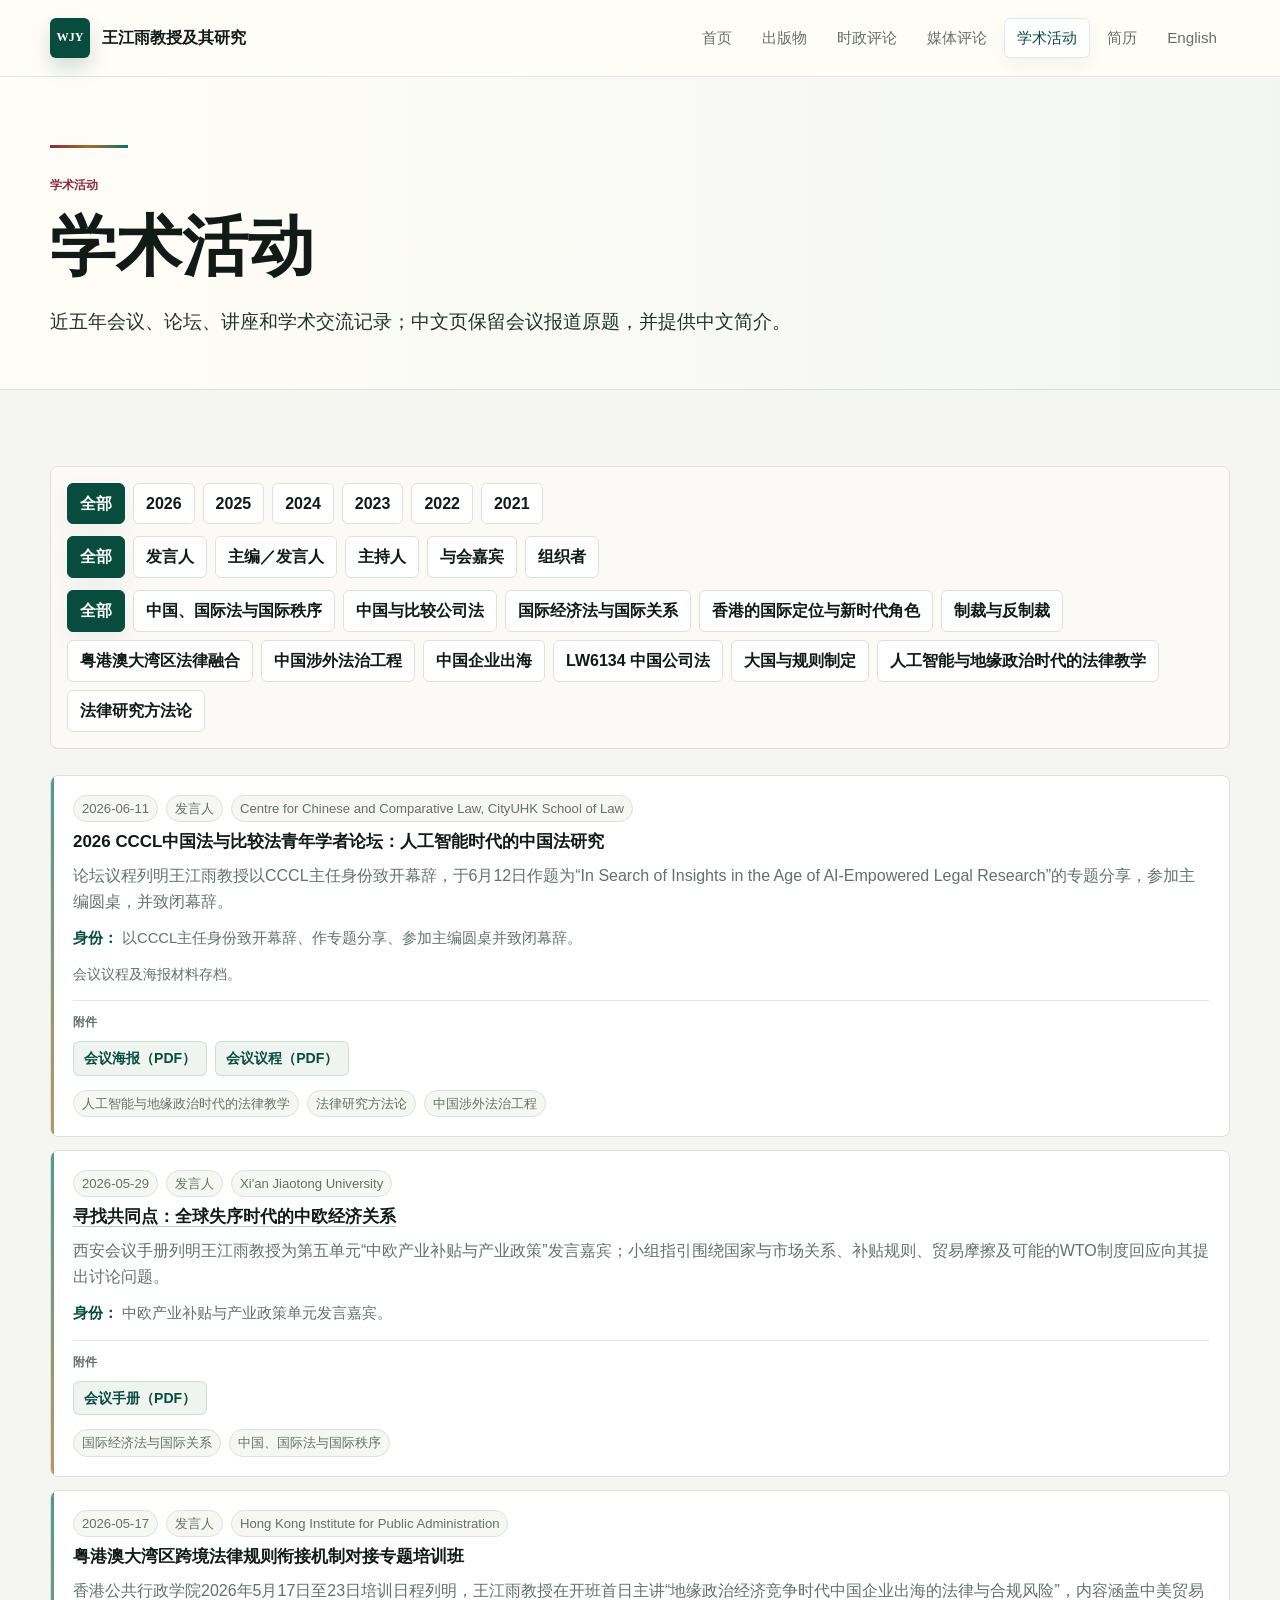
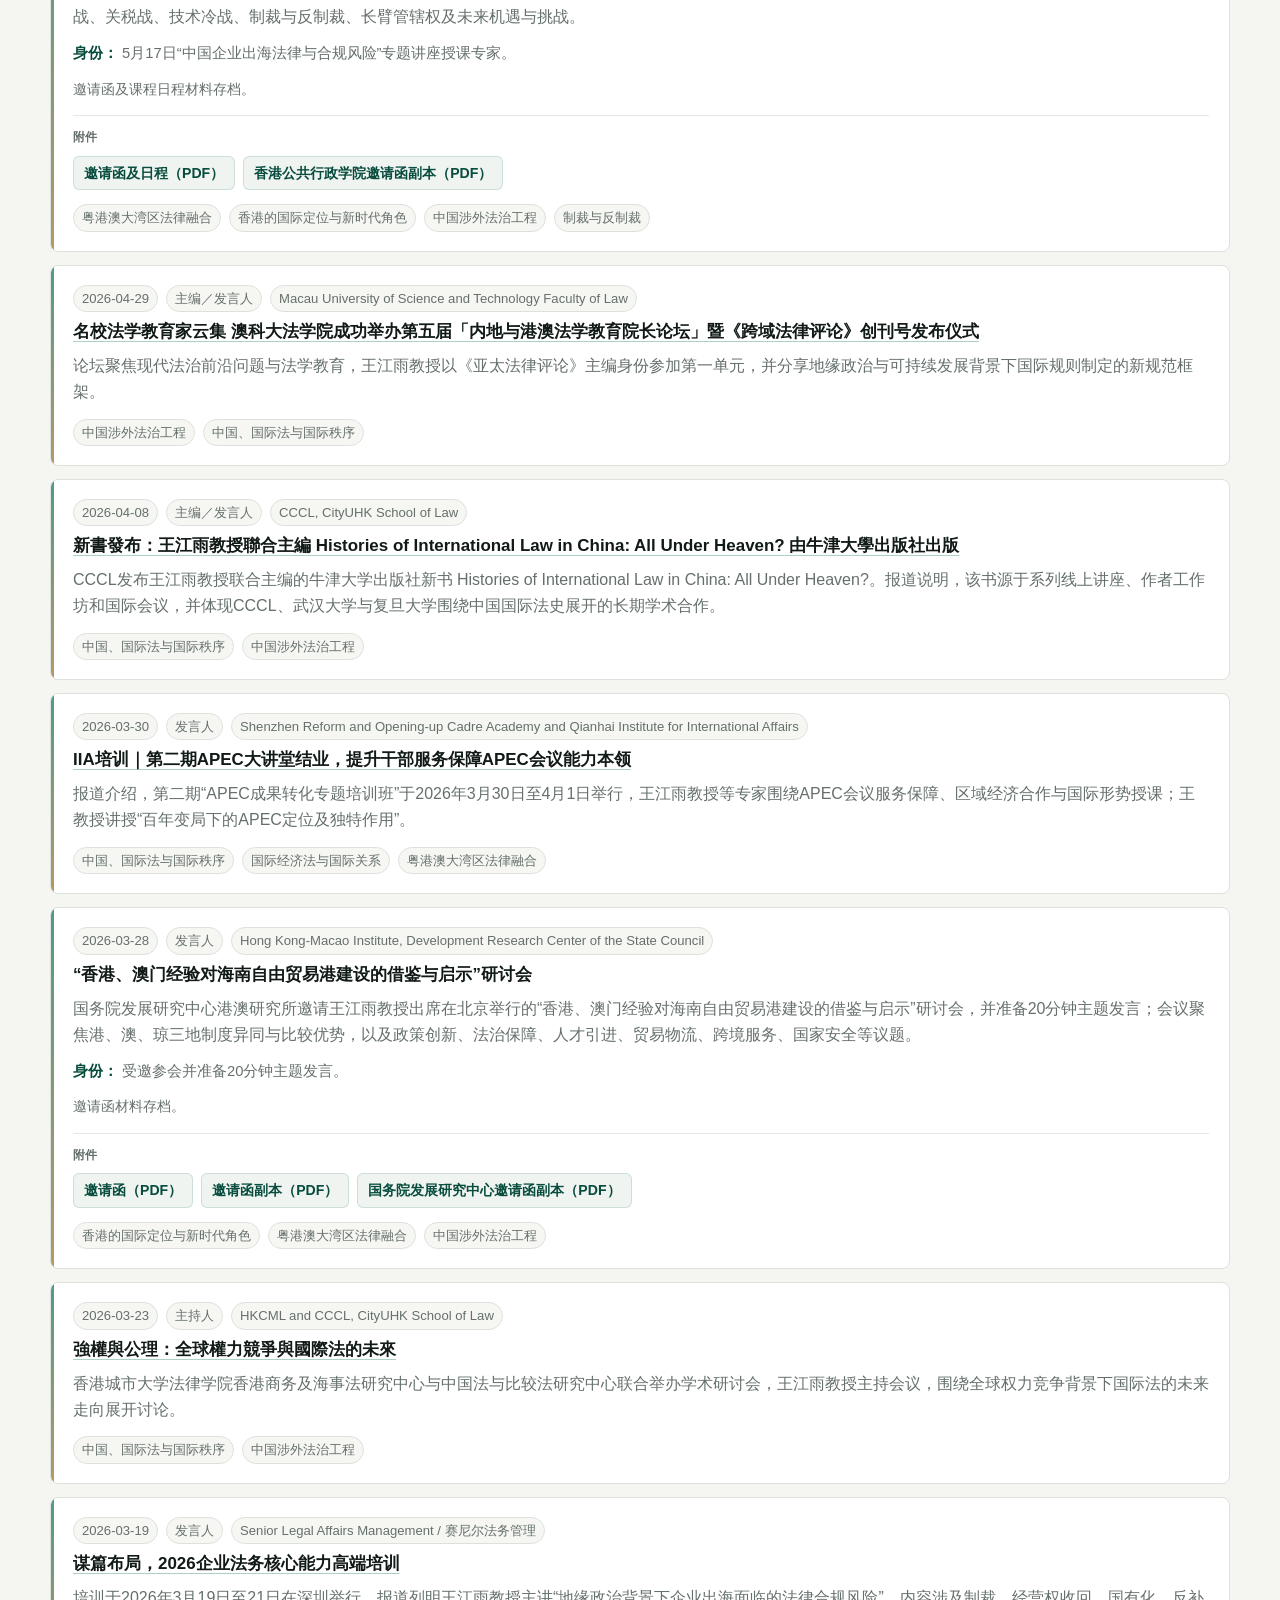
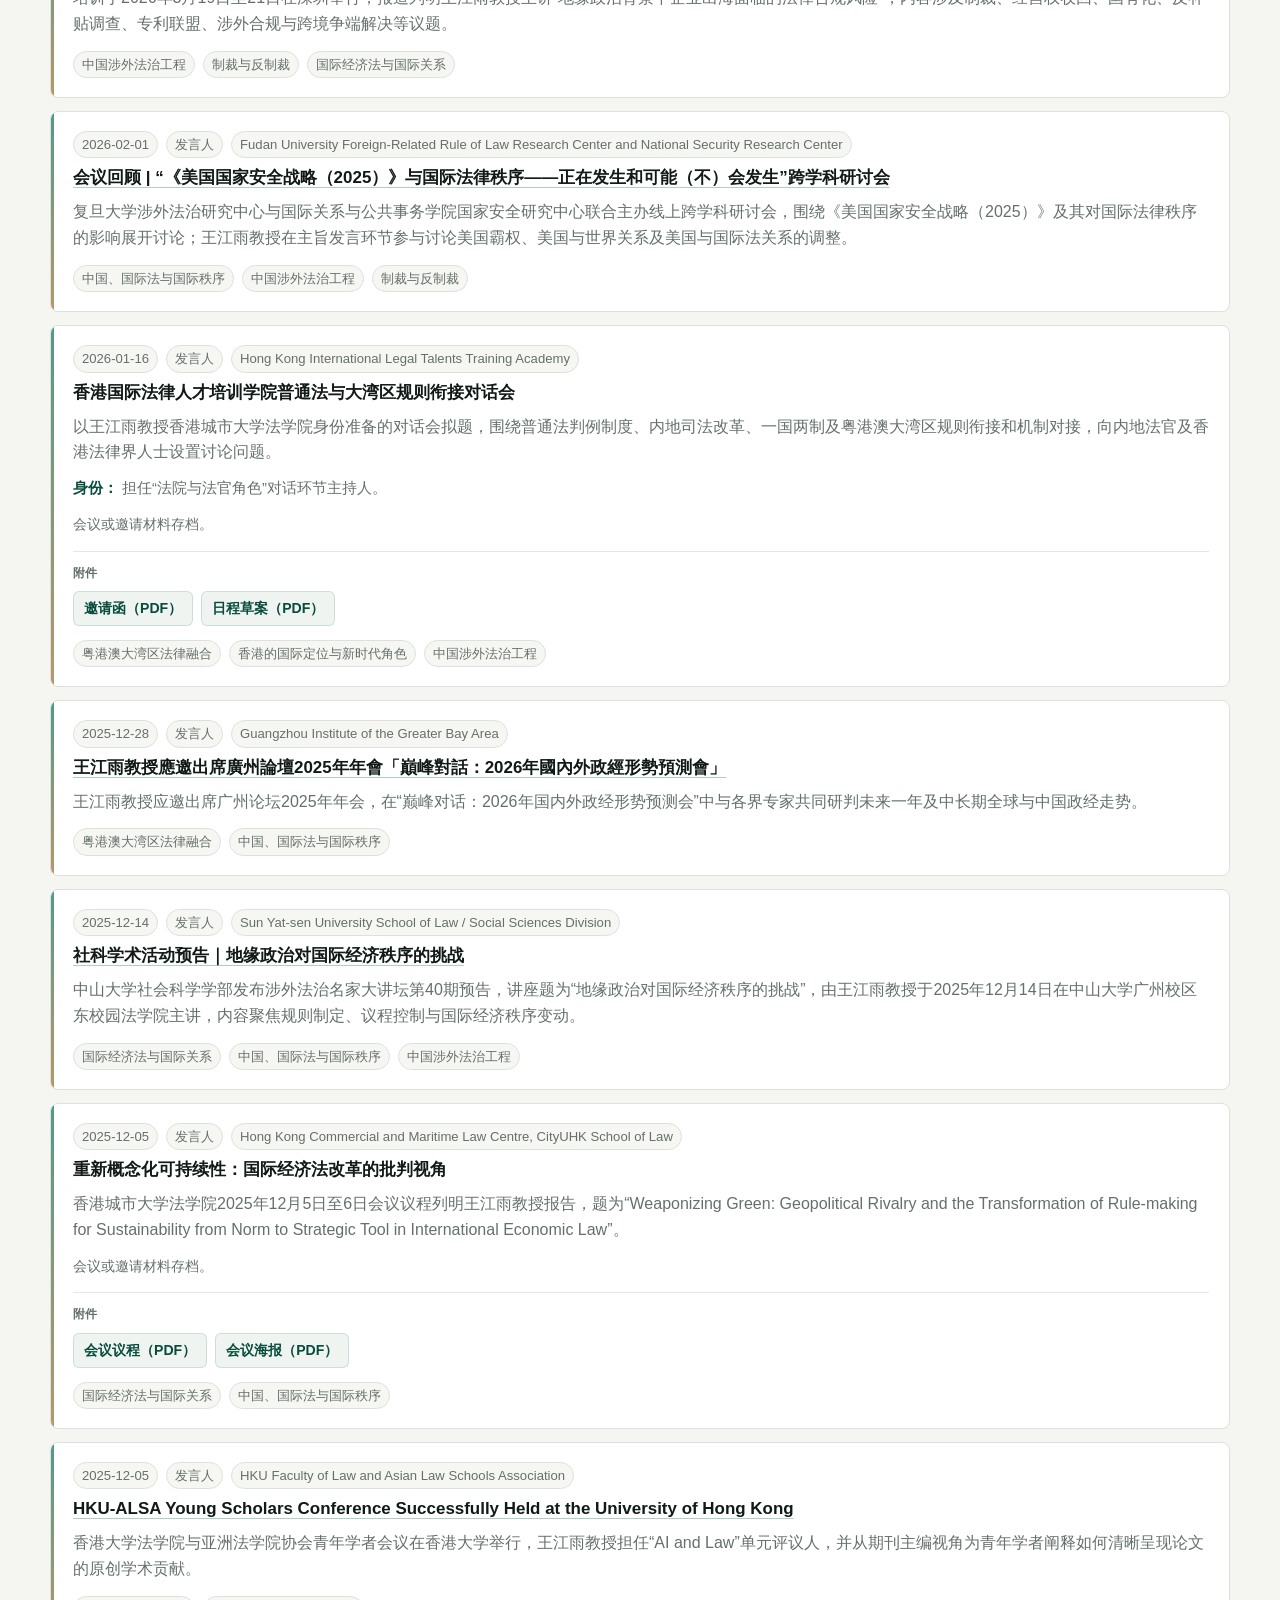
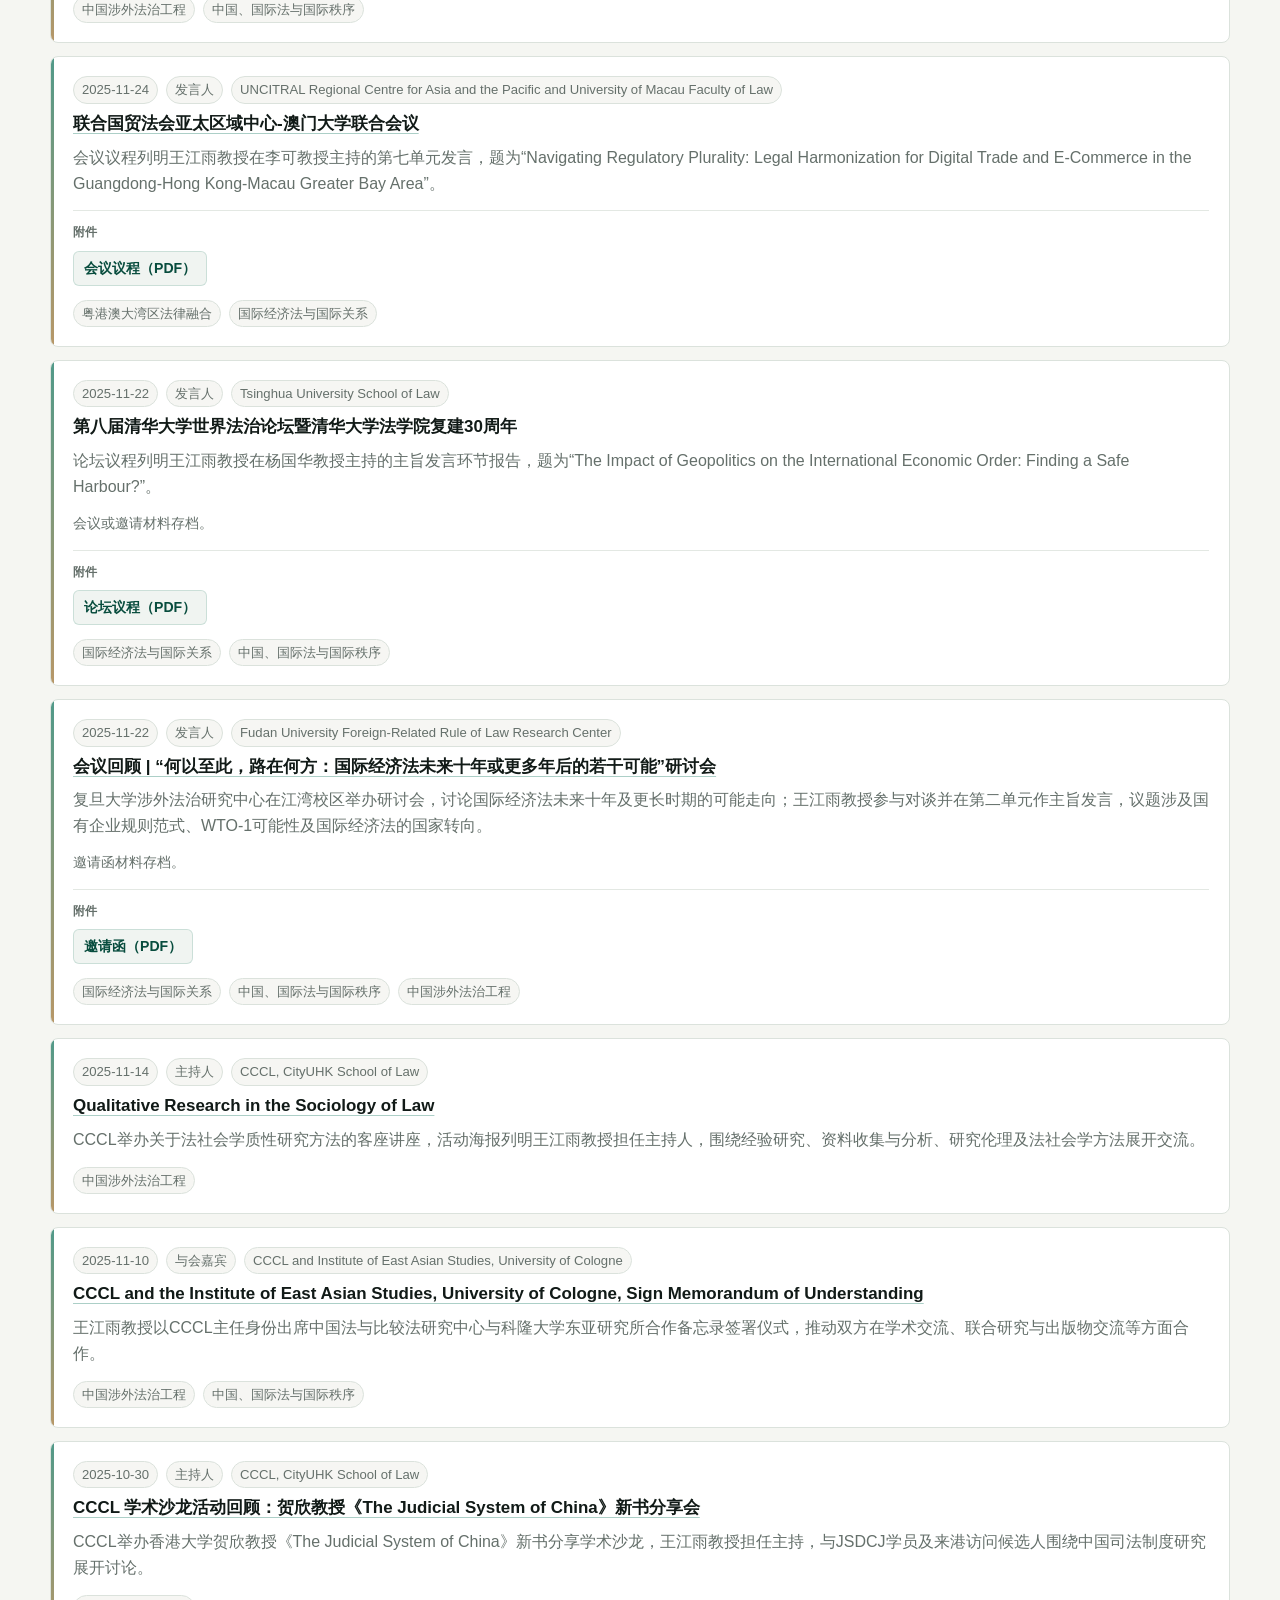
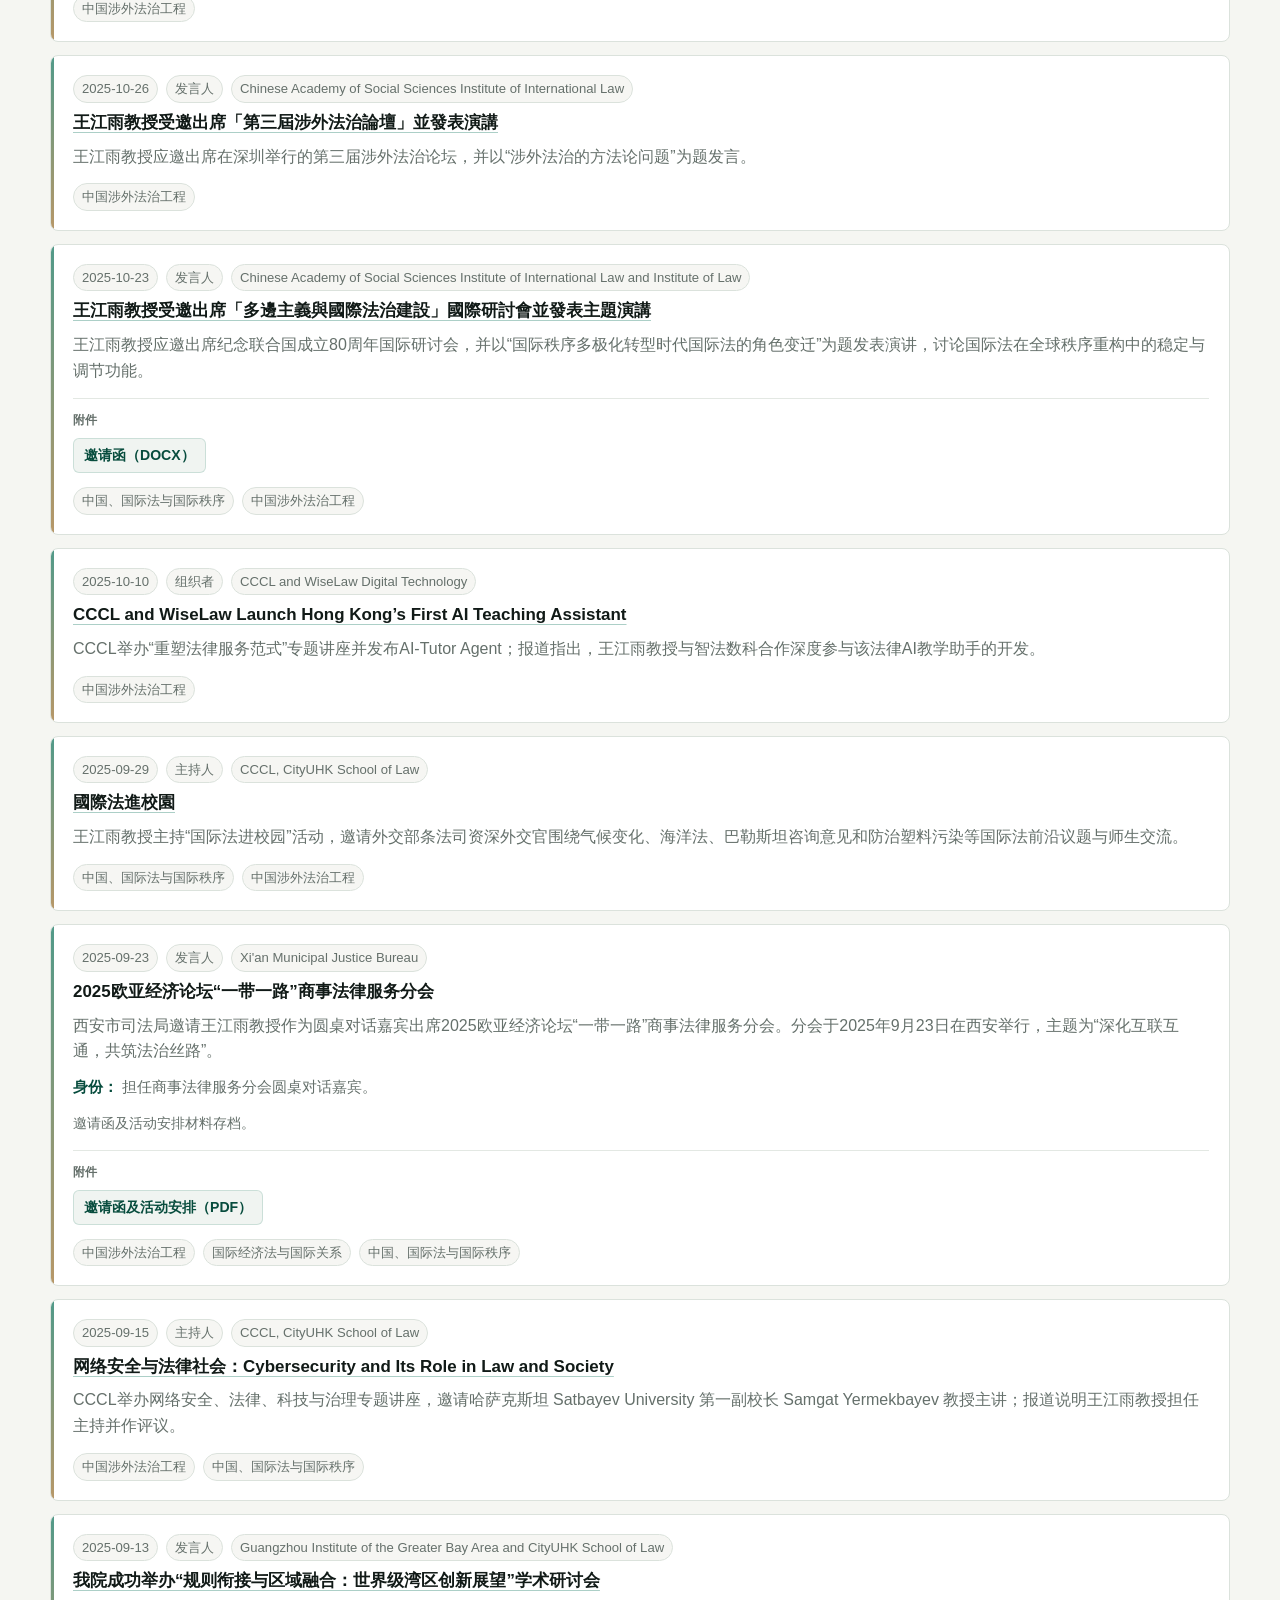
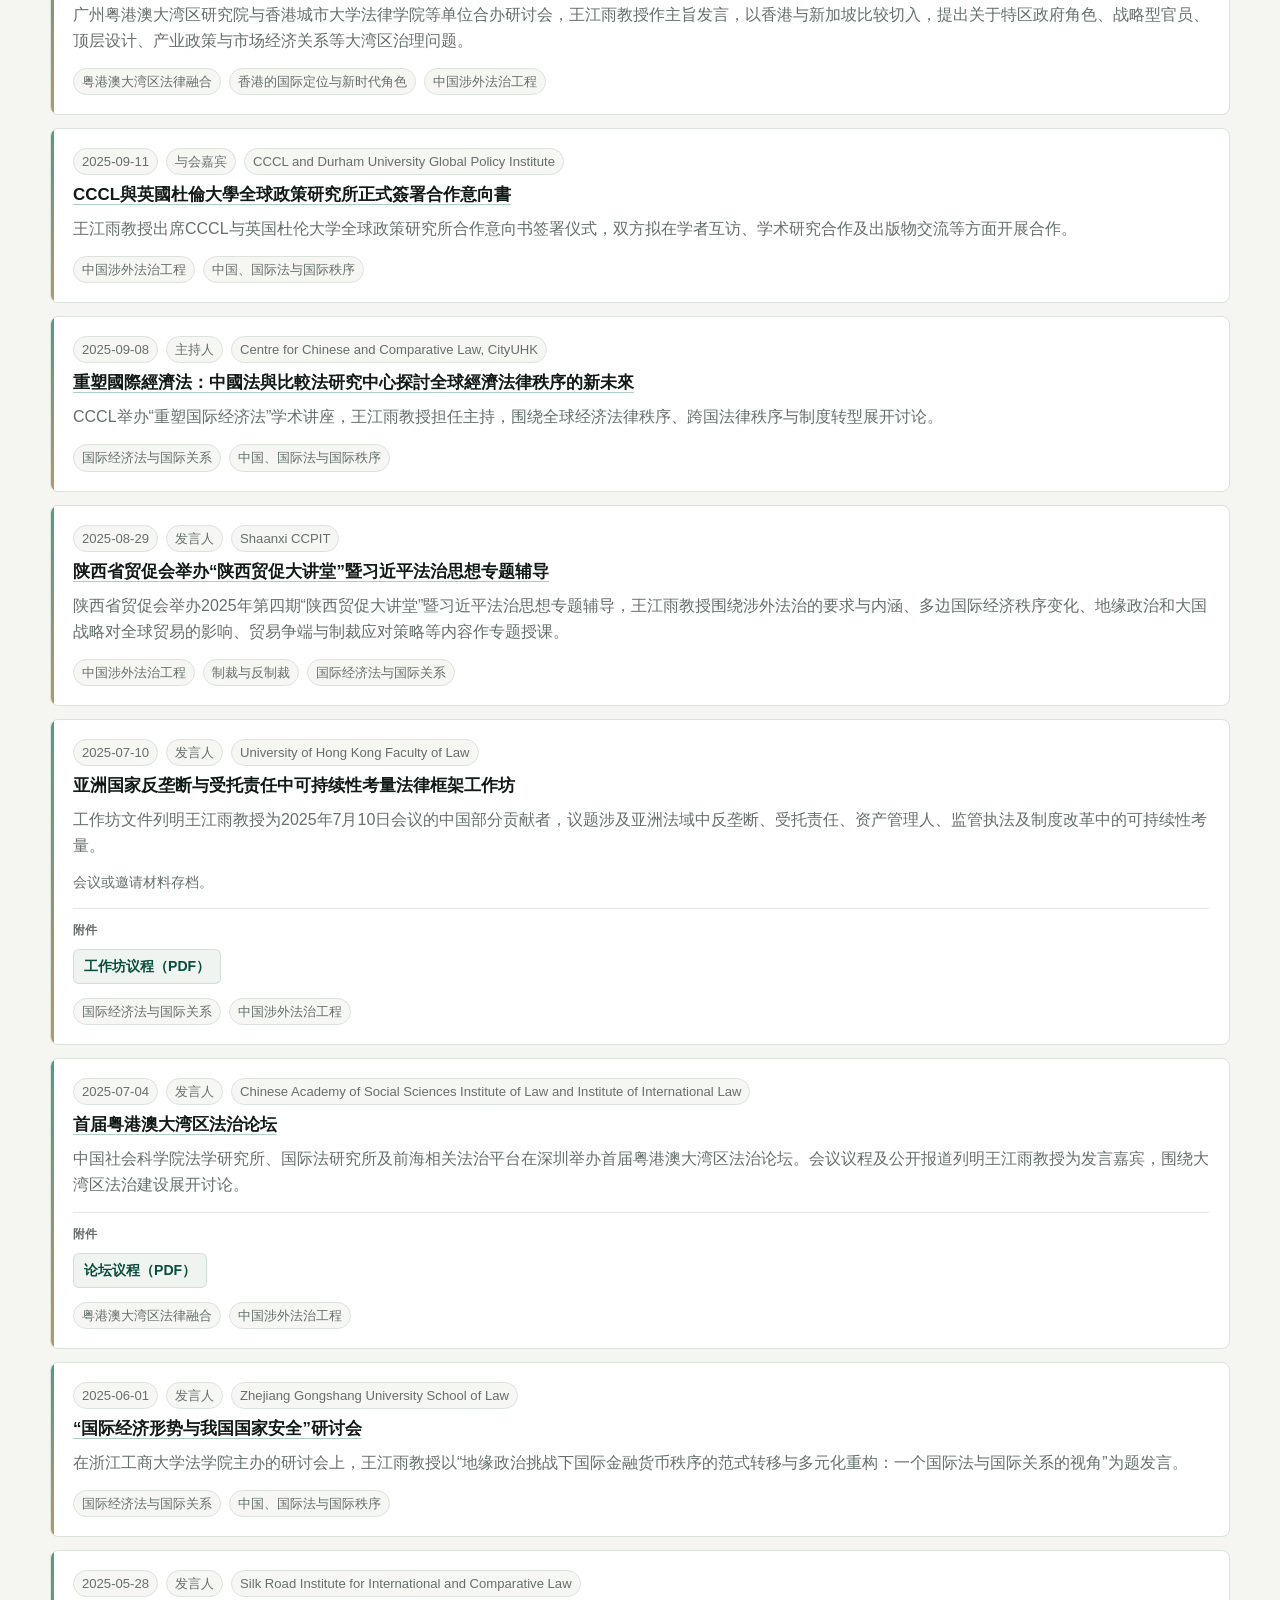
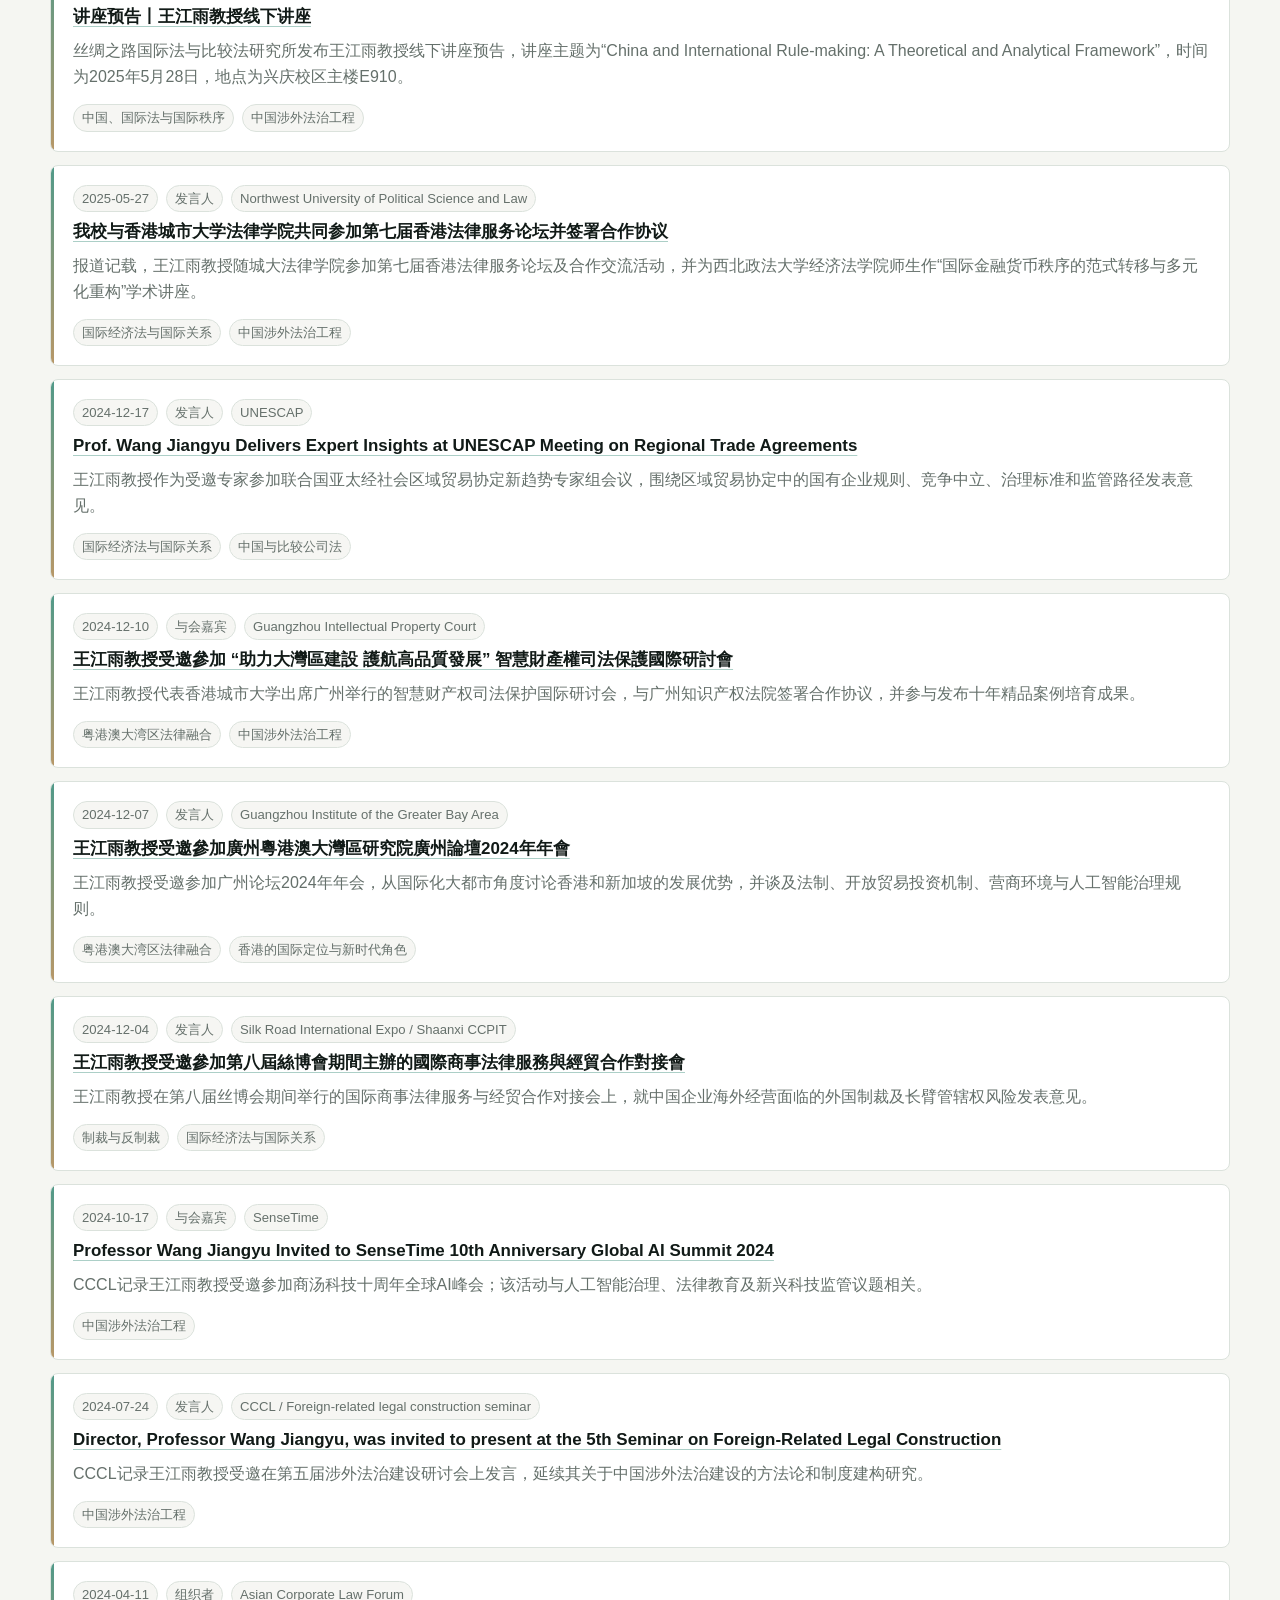
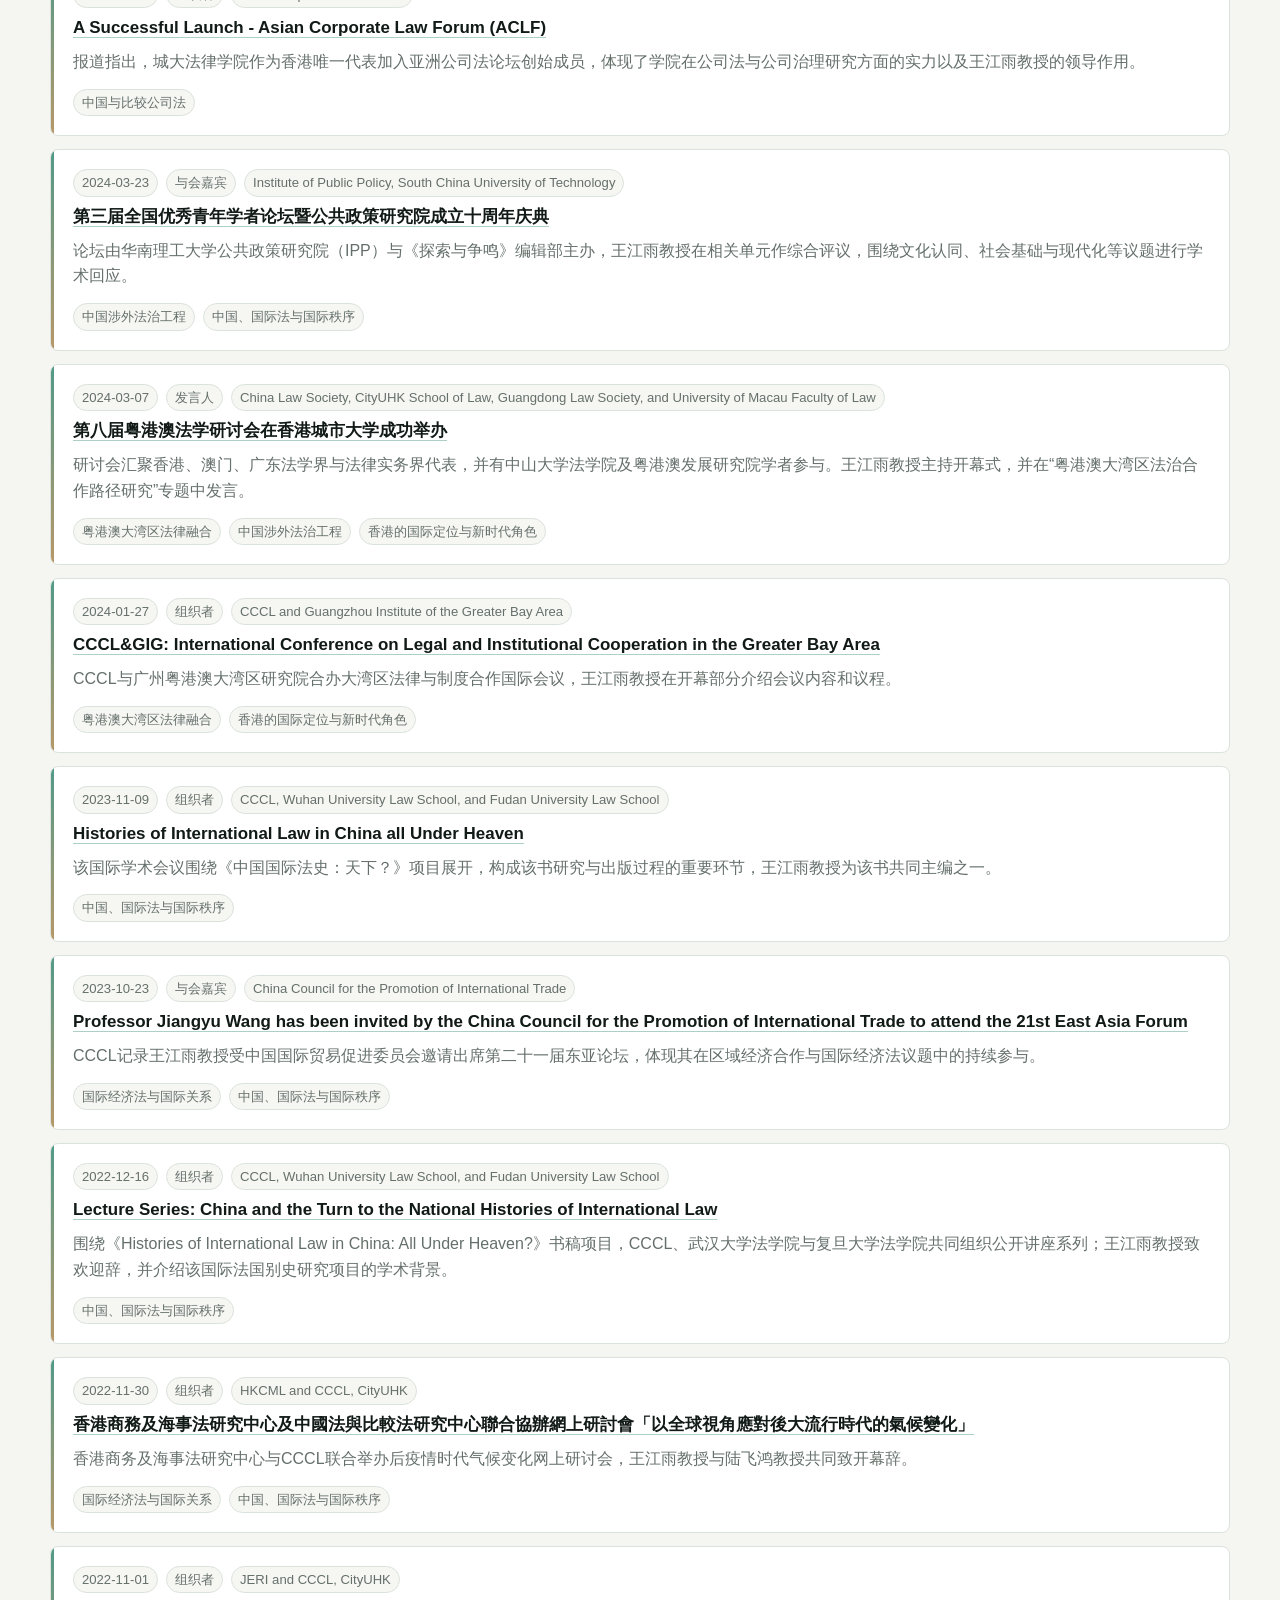
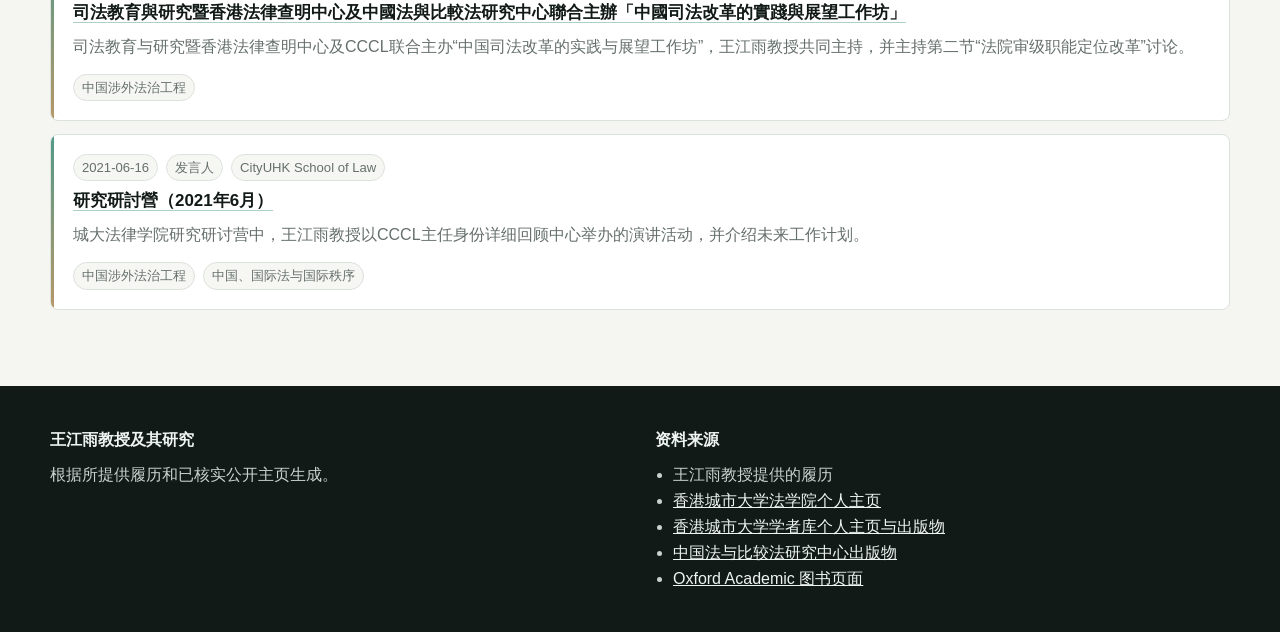
<file: zh/academic.html>
<!doctype html>
<html lang="zh-Hant">
<head>
  <meta charset="utf-8">
  <meta name="viewport" content="width=device-width, initial-scale=1">
  <title>学术活动 | 王江雨教授及其研究</title>
  <meta name="description" content="Academic activities by Professor Wang Jiangyu">
  <meta name="theme-color" content="#f7f5ef">
  <link rel="stylesheet" href="../assets/site.css">
  <script defer src="../assets/site.js"></script>
</head>
<body>
  <a class="skip-link" href="#main">Skip to content</a>
  <header class="site-header">
    <div class="wrap header-inner">
      <a class="brand" href="index.html" aria-label="王江雨教授及其研究">
        <span class="brand-mark">WJY</span>
        <span>王江雨教授及其研究</span>
      </a>
      <nav aria-label="Primary navigation"><a class="" href="index.html">首页</a><a class="" href="publications.html">出版物</a><a class="" href="commentaries.html">时政评论</a><a class="" href="media.html">媒体评论</a><a class="active" href="academic.html">学术活动</a><a class="" href="cv.html">简历</a><a class="" href="../academic.html">English</a></nav>
    </div>
  </header>
  <main id="main">
  <section class="page-hero">
    <div class="wrap page-hero-inner">
      <p class="eyebrow">学术活动</p>
      <h1>学术活动</h1>
      <p class="lead">近五年会议、论坛、讲座和学术交流记录；中文页保留会议报道原题，并提供中文简介。</p>
    </div>
  </section>
  <section class="section">
    <div class="wrap">
      <div class="filter-panel">
        <div class="filter-row" data-filter-scope="academic" aria-label="出版物类别">
    <button type="button" class="filter-button active" data-filter-criterion="year" data-filter-value="all">全部</button>
    <button type="button" class="filter-button" data-filter-criterion="year" data-filter-value="2026">2026</button><button type="button" class="filter-button" data-filter-criterion="year" data-filter-value="2025">2025</button><button type="button" class="filter-button" data-filter-criterion="year" data-filter-value="2024">2024</button><button type="button" class="filter-button" data-filter-criterion="year" data-filter-value="2023">2023</button><button type="button" class="filter-button" data-filter-criterion="year" data-filter-value="2022">2022</button><button type="button" class="filter-button" data-filter-criterion="year" data-filter-value="2021">2021</button>
  </div>
        <div class="filter-row" data-filter-scope="academic" aria-label="出版物类别">
    <button type="button" class="filter-button active" data-filter-criterion="role" data-filter-value="all">全部</button>
    <button type="button" class="filter-button" data-filter-criterion="role" data-filter-value="speaker">发言人</button><button type="button" class="filter-button" data-filter-criterion="role" data-filter-value="editor">主编／发言人</button><button type="button" class="filter-button" data-filter-criterion="role" data-filter-value="host">主持人</button><button type="button" class="filter-button" data-filter-criterion="role" data-filter-value="participant">与会嘉宾</button><button type="button" class="filter-button" data-filter-criterion="role" data-filter-value="organizer">组织者</button>
  </div>
        <div class="filter-row" data-filter-scope="academic" aria-label="出版物类别">
    <button type="button" class="filter-button active" data-filter-criterion="topic" data-filter-value="all">全部</button>
    <button type="button" class="filter-button" data-filter-criterion="topic" data-filter-value="international-order">中国、国际法与国际秩序</button><button type="button" class="filter-button" data-filter-criterion="topic" data-filter-value="company-law">中国与比较公司法</button><button type="button" class="filter-button" data-filter-criterion="topic" data-filter-value="ielr">国际经济法与国际关系</button><button type="button" class="filter-button" data-filter-criterion="topic" data-filter-value="hong-kong">香港的国际定位与新时代角色</button><button type="button" class="filter-button" data-filter-criterion="topic" data-filter-value="sanctions">制裁与反制裁</button><button type="button" class="filter-button" data-filter-criterion="topic" data-filter-value="gba">粤港澳大湾区法律融合</button><button type="button" class="filter-button" data-filter-criterion="topic" data-filter-value="foreign-related-rule-of-law">中国涉外法治工程</button><button type="button" class="filter-button" data-filter-criterion="topic" data-filter-value="chinese-enterprises-going-global">中国企业出海</button><button type="button" class="filter-button" data-filter-criterion="topic" data-filter-value="lw6134-company-law-china">LW6134 中国公司法</button><button type="button" class="filter-button" data-filter-criterion="topic" data-filter-value="great-powers-rule-making">大国与规则制定</button><button type="button" class="filter-button" data-filter-criterion="topic" data-filter-value="ai-geopolitics-law-teaching">人工智能与地缘政治时代的法律教学</button><button type="button" class="filter-button" data-filter-criterion="topic" data-filter-value="legal-research-methodology">法律研究方法论</button>
  </div>
      </div>
      <div class="record-list" data-record-container="academic">
        <article class="record-card" data-record data-role="speaker" data-topic="ai-geopolitics-law-teaching legal-research-methodology foreign-related-rule-of-law" data-year="2026">
    <div class="record-meta">
      <span>2026-06-11</span>
      <span>发言人</span>
      <span>Centre for Chinese and Comparative Law, CityUHK School of Law</span>
    </div>
    <h3>2026 CCCL中国法与比较法青年学者论坛：人工智能时代的中国法研究</h3>
    <p>论坛议程列明王江雨教授以CCCL主任身份致开幕辞，于6月12日作题为“In Search of Insights in the Age of AI-Empowered Legal Research”的专题分享，参加主编圆桌，并致闭幕辞。</p>
    <p class="record-role"><strong>身份：</strong> 以CCCL主任身份致开幕辞、作专题分享、参加主编圆桌并致闭幕辞。</p>
    <p class="record-note">会议议程及海报材料存档。</p>
    <div class="record-attachments" aria-label="附件"><strong>附件</strong><div class="file-links"><a class="file-link" href="../assets/academic/2026-cccl-junior-scholars-forum-poster.pdf">会议海报（PDF）</a><a class="file-link" href="../assets/academic/2026-cccl-junior-scholars-forum-programme.pdf">会议议程（PDF）</a></div></div>
    <div class="tags"><span>人工智能与地缘政治时代的法律教学</span><span>法律研究方法论</span><span>中国涉外法治工程</span></div>
  </article><article class="record-card" data-record data-role="speaker" data-topic="ielr international-order" data-year="2026">
    <div class="record-meta">
      <span>2026-05-29</span>
      <span>发言人</span>
      <span>Xi'an Jiaotong University</span>
    </div>
    <h3><a class="text-link" href="https://ielp.worldtradelaw.net/2026/05/conference-on-in-search-of-common-ground-china-eu-economic-relations-in-times-of-global-disorder/">寻找共同点：全球失序时代的中欧经济关系</a></h3>
    <p>西安会议手册列明王江雨教授为第五单元“中欧产业补贴与产业政策”发言嘉宾；小组指引围绕国家与市场关系、补贴规则、贸易摩擦及可能的WTO制度回应向其提出讨论问题。</p>
    <p class="record-role"><strong>身份：</strong> 中欧产业补贴与产业政策单元发言嘉宾。</p>
    <div class="record-attachments" aria-label="附件"><strong>附件</strong><div class="file-links"><a class="file-link" href="../assets/academic/2026-xian-china-eu-conference-handbook.pdf">会议手册（PDF）</a></div></div>
    <div class="tags"><span>国际经济法与国际关系</span><span>中国、国际法与国际秩序</span></div>
  </article><article class="record-card" data-record data-role="speaker" data-topic="gba hong-kong foreign-related-rule-of-law sanctions" data-year="2026">
    <div class="record-meta">
      <span>2026-05-17</span>
      <span>发言人</span>
      <span>Hong Kong Institute for Public Administration</span>
    </div>
    <h3>粤港澳大湾区跨境法律规则衔接机制对接专题培训班</h3>
    <p>香港公共行政学院2026年5月17日至23日培训日程列明，王江雨教授在开班首日主讲“地缘政治经济竞争时代中国企业出海的法律与合规风险”，内容涵盖中美贸易战、关税战、技术冷战、制裁与反制裁、长臂管辖权及未来机遇与挑战。</p>
    <p class="record-role"><strong>身份：</strong> 5月17日“中国企业出海法律与合规风险”专题讲座授课专家。</p>
    <p class="record-note">邀请函及课程日程材料存档。</p>
    <div class="record-attachments" aria-label="附件"><strong>附件</strong><div class="file-links"><a class="file-link" href="../assets/academic/2026-hkipa-gba-cross-border-legal-rules-training-invitation.pdf">邀请函及日程（PDF）</a><a class="file-link" href="../assets/academic/2026-hkipa-gba-cross-border-legal-rules-training-invitation-hkipa.pdf">香港公共行政学院邀请函副本（PDF）</a></div></div>
    <div class="tags"><span>粤港澳大湾区法律融合</span><span>香港的国际定位与新时代角色</span><span>中国涉外法治工程</span><span>制裁与反制裁</span></div>
  </article><article class="record-card" data-record data-role="editor" data-topic="foreign-related-rule-of-law international-order" data-year="2026">
    <div class="record-meta">
      <span>2026-04-29</span>
      <span>主编／发言人</span>
      <span>Macau University of Science and Technology Faculty of Law</span>
    </div>
    <h3><a class="text-link" href="https://www.must.edu.mo/id-13630/article/view/id-40833.html?locale=zh_CN">名校法学教育家云集 澳科大法学院成功举办第五届「内地与港澳法学教育院长论坛」暨《跨域法律评论》创刊号发布仪式</a></h3>
    <p>论坛聚焦现代法治前沿问题与法学教育，王江雨教授以《亚太法律评论》主编身份参加第一单元，并分享地缘政治与可持续发展背景下国际规则制定的新规范框架。</p>
    <div class="tags"><span>中国涉外法治工程</span><span>中国、国际法与国际秩序</span></div>
  </article><article class="record-card" data-record data-role="editor" data-topic="international-order foreign-related-rule-of-law" data-year="2026">
    <div class="record-meta">
      <span>2026-04-08</span>
      <span>主编／发言人</span>
      <span>CCCL, CityUHK School of Law</span>
    </div>
    <h3><a class="text-link" href="https://www.cityu.edu.hk/slw/events-media/news/new-book-publication_by-professor-jiangyu-wang">新書發布：王江雨教授聯合主編 Histories of International Law in China: All Under Heaven? 由牛津大學出版社出版</a></h3>
    <p>CCCL发布王江雨教授联合主编的牛津大学出版社新书 Histories of International Law in China: All Under Heaven?。报道说明，该书源于系列线上讲座、作者工作坊和国际会议，并体现CCCL、武汉大学与复旦大学围绕中国国际法史展开的长期学术合作。</p>
    <div class="tags"><span>中国、国际法与国际秩序</span><span>中国涉外法治工程</span></div>
  </article><article class="record-card" data-record data-role="speaker" data-topic="international-order ielr gba" data-year="2026">
    <div class="record-meta">
      <span>2026-03-30</span>
      <span>发言人</span>
      <span>Shenzhen Reform and Opening-up Cadre Academy and Qianhai Institute for International Affairs</span>
    </div>
    <h3><a class="text-link" href="https://mp.weixin.qq.com/s/ubjb1upqZ3u62KUnk_k4hA">IIA培训｜第二期APEC大讲堂结业，提升干部服务保障APEC会议能力本领</a></h3>
    <p>报道介绍，第二期“APEC成果转化专题培训班”于2026年3月30日至4月1日举行，王江雨教授等专家围绕APEC会议服务保障、区域经济合作与国际形势授课；王教授讲授“百年变局下的APEC定位及独特作用”。</p>
    <div class="tags"><span>中国、国际法与国际秩序</span><span>国际经济法与国际关系</span><span>粤港澳大湾区法律融合</span></div>
  </article><article class="record-card" data-record data-role="speaker" data-topic="hong-kong gba foreign-related-rule-of-law" data-year="2026">
    <div class="record-meta">
      <span>2026-03-28</span>
      <span>发言人</span>
      <span>Hong Kong-Macao Institute, Development Research Center of the State Council</span>
    </div>
    <h3>“香港、澳门经验对海南自由贸易港建设的借鉴与启示”研讨会</h3>
    <p>国务院发展研究中心港澳研究所邀请王江雨教授出席在北京举行的“香港、澳门经验对海南自由贸易港建设的借鉴与启示”研讨会，并准备20分钟主题发言；会议聚焦港、澳、琼三地制度异同与比较优势，以及政策创新、法治保障、人才引进、贸易物流、跨境服务、国家安全等议题。</p>
    <p class="record-role"><strong>身份：</strong> 受邀参会并准备20分钟主题发言。</p>
    <p class="record-note">邀请函材料存档。</p>
    <div class="record-attachments" aria-label="附件"><strong>附件</strong><div class="file-links"><a class="file-link" href="../assets/academic/2026-hkmacao-institute-hainan-free-trade-port-invitation.pdf">邀请函（PDF）</a><a class="file-link" href="../assets/academic/2026-hkmacao-institute-hainan-free-trade-port-invitation-alt.pdf">邀请函副本（PDF）</a><a class="file-link" href="../assets/academic/2026-hkmacao-institute-hainan-free-trade-port-invitation-drc.pdf">国务院发展研究中心邀请函副本（PDF）</a></div></div>
    <div class="tags"><span>香港的国际定位与新时代角色</span><span>粤港澳大湾区法律融合</span><span>中国涉外法治工程</span></div>
  </article><article class="record-card" data-record data-role="host" data-topic="international-order foreign-related-rule-of-law" data-year="2026">
    <div class="record-meta">
      <span>2026-03-23</span>
      <span>主持人</span>
      <span>HKCML and CCCL, CityUHK School of Law</span>
    </div>
    <h3><a class="text-link" href="https://www.cityu.edu.hk/en/slw/events-media/news/hkcml-cccl-might-vs-right-seminar">強權與公理：全球權力競爭與國際法的未來</a></h3>
    <p>香港城市大学法律学院香港商务及海事法研究中心与中国法与比较法研究中心联合举办学术研讨会，王江雨教授主持会议，围绕全球权力竞争背景下国际法的未来走向展开讨论。</p>
    <div class="tags"><span>中国、国际法与国际秩序</span><span>中国涉外法治工程</span></div>
  </article><article class="record-card" data-record data-role="speaker" data-topic="foreign-related-rule-of-law sanctions ielr" data-year="2026">
    <div class="record-meta">
      <span>2026-03-19</span>
      <span>发言人</span>
      <span>Senior Legal Affairs Management / 赛尼尔法务管理</span>
    </div>
    <h3><a class="text-link" href="https://mp.weixin.qq.com/s/C2BuROS2j2kZ3zza0l-_SQ">谋篇布局，2026企业法务核心能力高端培训</a></h3>
    <p>培训于2026年3月19日至21日在深圳举行，报道列明王江雨教授主讲“地缘政治背景下企业出海面临的法律合规风险”，内容涉及制裁、经营权收回、国有化、反补贴调查、专利联盟、涉外合规与跨境争端解决等议题。</p>
    <div class="tags"><span>中国涉外法治工程</span><span>制裁与反制裁</span><span>国际经济法与国际关系</span></div>
  </article><article class="record-card" data-record data-role="speaker" data-topic="international-order foreign-related-rule-of-law sanctions" data-year="2026">
    <div class="record-meta">
      <span>2026-02-01</span>
      <span>发言人</span>
      <span>Fudan University Foreign-Related Rule of Law Research Center and National Security Research Center</span>
    </div>
    <h3><a class="text-link" href="https://mp.weixin.qq.com/s/AXCuciYAio5LbD6oLpQoAw">会议回顾 | “《美国国家安全战略（2025）》与国际法律秩序——正在发生和可能（不）会发生”跨学科研讨会</a></h3>
    <p>复旦大学涉外法治研究中心与国际关系与公共事务学院国家安全研究中心联合主办线上跨学科研讨会，围绕《美国国家安全战略（2025）》及其对国际法律秩序的影响展开讨论；王江雨教授在主旨发言环节参与讨论美国霸权、美国与世界关系及美国与国际法关系的调整。</p>
    <div class="tags"><span>中国、国际法与国际秩序</span><span>中国涉外法治工程</span><span>制裁与反制裁</span></div>
  </article><article class="record-card" data-record data-role="speaker" data-topic="gba hong-kong foreign-related-rule-of-law" data-year="2026">
    <div class="record-meta">
      <span>2026-01-16</span>
      <span>发言人</span>
      <span>Hong Kong International Legal Talents Training Academy</span>
    </div>
    <h3>香港国际法律人才培训学院普通法与大湾区规则衔接对话会</h3>
    <p>以王江雨教授香港城市大学法学院身份准备的对话会拟题，围绕普通法判例制度、内地司法改革、一国两制及粤港澳大湾区规则衔接和机制对接，向内地法官及香港法律界人士设置讨论问题。</p>
    <p class="record-role"><strong>身份：</strong> 担任“法院与法官角色”对话环节主持人。</p>
    <p class="record-note">会议或邀请材料存档。</p>
    <div class="record-attachments" aria-label="附件"><strong>附件</strong><div class="file-links"><a class="file-link" href="../assets/academic/2026-hkiltta-common-law-training-invitation.pdf">邀请函（PDF）</a><a class="file-link" href="../assets/academic/2026-hkiltta-common-law-training-programme.pdf">日程草案（PDF）</a></div></div>
    <div class="tags"><span>粤港澳大湾区法律融合</span><span>香港的国际定位与新时代角色</span><span>中国涉外法治工程</span></div>
  </article><article class="record-card" data-record data-role="speaker" data-topic="gba international-order" data-year="2025">
    <div class="record-meta">
      <span>2025-12-28</span>
      <span>发言人</span>
      <span>Guangzhou Institute of the Greater Bay Area</span>
    </div>
    <h3><a class="text-link" href="https://www.cityu.edu.hk/slw/events-media/news/professor-wang-jiangyu-spoke-at-the-gig-2025-annual-guangzhou-forum">王江雨教授應邀出席廣州論壇2025年年會「巔峰對話：2026年國內外政經形勢預測會」</a></h3>
    <p>王江雨教授应邀出席广州论坛2025年年会，在“巅峰对话：2026年国内外政经形势预测会”中与各界专家共同研判未来一年及中长期全球与中国政经走势。</p>
    <div class="tags"><span>粤港澳大湾区法律融合</span><span>中国、国际法与国际秩序</span></div>
  </article><article class="record-card" data-record data-role="speaker" data-topic="ielr international-order foreign-related-rule-of-law" data-year="2025">
    <div class="record-meta">
      <span>2025-12-14</span>
      <span>发言人</span>
      <span>Sun Yat-sen University School of Law / Social Sciences Division</span>
    </div>
    <h3><a class="text-link" href="https://mp.weixin.qq.com/s/54WfiPGiLbxquye9hgsJ0A">社科学术活动预告｜地缘政治对国际经济秩序的挑战</a></h3>
    <p>中山大学社会科学学部发布涉外法治名家大讲坛第40期预告，讲座题为“地缘政治对国际经济秩序的挑战”，由王江雨教授于2025年12月14日在中山大学广州校区东校园法学院主讲，内容聚焦规则制定、议程控制与国际经济秩序变动。</p>
    <div class="tags"><span>国际经济法与国际关系</span><span>中国、国际法与国际秩序</span><span>中国涉外法治工程</span></div>
  </article><article class="record-card" data-record data-role="speaker" data-topic="ielr international-order" data-year="2025">
    <div class="record-meta">
      <span>2025-12-05</span>
      <span>发言人</span>
      <span>Hong Kong Commercial and Maritime Law Centre, CityUHK School of Law</span>
    </div>
    <h3>重新概念化可持续性：国际经济法改革的批判视角</h3>
    <p>香港城市大学法学院2025年12月5日至6日会议议程列明王江雨教授报告，题为“Weaponizing Green: Geopolitical Rivalry and the Transformation of Rule-making for Sustainability from Norm to Strategic Tool in International Economic Law”。</p>
    <p class="record-note">会议或邀请材料存档。</p>
    <div class="record-attachments" aria-label="附件"><strong>附件</strong><div class="file-links"><a class="file-link" href="../assets/academic/2025-hkcml-sustainability-iel-reform-agenda.pdf">会议议程（PDF）</a><a class="file-link" href="../assets/academic/2025-hkcml-sustainability-iel-reform-poster.pdf">会议海报（PDF）</a></div></div>
    <div class="tags"><span>国际经济法与国际关系</span><span>中国、国际法与国际秩序</span></div>
  </article><article class="record-card" data-record data-role="speaker" data-topic="foreign-related-rule-of-law international-order" data-year="2025">
    <div class="record-meta">
      <span>2025-12-05</span>
      <span>发言人</span>
      <span>HKU Faculty of Law and Asian Law Schools Association</span>
    </div>
    <h3><a class="text-link" href="https://researchblog.law.hku.hk/2025/12/hkualsa-young-scholars-conference.html?m=1">HKU-ALSA Young Scholars Conference Successfully Held at the University of Hong Kong</a></h3>
    <p>香港大学法学院与亚洲法学院协会青年学者会议在香港大学举行，王江雨教授担任“AI and Law”单元评议人，并从期刊主编视角为青年学者阐释如何清晰呈现论文的原创学术贡献。</p>
    <div class="tags"><span>中国涉外法治工程</span><span>中国、国际法与国际秩序</span></div>
  </article><article class="record-card" data-record data-role="speaker" data-topic="gba ielr" data-year="2025">
    <div class="record-meta">
      <span>2025-11-24</span>
      <span>发言人</span>
      <span>UNCITRAL Regional Centre for Asia and the Pacific and University of Macau Faculty of Law</span>
    </div>
    <h3><a class="text-link" href="https://fll.um.edu.mo/wp-content/uploads/2025/11/UNCITRAL-RCAP-UM-Joint-Conference-Program.pdf">联合国贸法会亚太区域中心-澳门大学联合会议</a></h3>
    <p>会议议程列明王江雨教授在李可教授主持的第七单元发言，题为“Navigating Regulatory Plurality: Legal Harmonization for Digital Trade and E-Commerce in the Guangdong-Hong Kong-Macau Greater Bay Area”。</p>
    <div class="record-attachments" aria-label="附件"><strong>附件</strong><div class="file-links"><a class="file-link" href="../assets/academic/2025-uncitral-rcap-um-joint-conference-program.pdf">会议议程（PDF）</a></div></div>
    <div class="tags"><span>粤港澳大湾区法律融合</span><span>国际经济法与国际关系</span></div>
  </article><article class="record-card" data-record data-role="speaker" data-topic="ielr international-order" data-year="2025">
    <div class="record-meta">
      <span>2025-11-22</span>
      <span>发言人</span>
      <span>Tsinghua University School of Law</span>
    </div>
    <h3>第八届清华大学世界法治论坛暨清华大学法学院复建30周年</h3>
    <p>论坛议程列明王江雨教授在杨国华教授主持的主旨发言环节报告，题为“The Impact of Geopolitics on the International Economic Order: Finding a Safe Harbour?”。</p>
    <p class="record-note">会议或邀请材料存档。</p>
    <div class="record-attachments" aria-label="附件"><strong>附件</strong><div class="file-links"><a class="file-link" href="../assets/academic/2025-tsinghua-world-rule-of-law-forum-agenda.pdf">论坛议程（PDF）</a></div></div>
    <div class="tags"><span>国际经济法与国际关系</span><span>中国、国际法与国际秩序</span></div>
  </article><article class="record-card" data-record data-role="speaker" data-topic="ielr international-order foreign-related-rule-of-law" data-year="2025">
    <div class="record-meta">
      <span>2025-11-22</span>
      <span>发言人</span>
      <span>Fudan University Foreign-Related Rule of Law Research Center</span>
    </div>
    <h3><a class="text-link" href="https://mp.weixin.qq.com/s/rhpWxL60z01YfqGIRn-mzw">会议回顾 | “何以至此，路在何方：国际经济法未来十年或更多年后的若干可能”研讨会</a></h3>
    <p>复旦大学涉外法治研究中心在江湾校区举办研讨会，讨论国际经济法未来十年及更长时期的可能走向；王江雨教授参与对谈并在第二单元作主旨发言，议题涉及国有企业规则范式、WTO-1可能性及国际经济法的国家转向。</p>
    <p class="record-note">邀请函材料存档。</p>
    <div class="record-attachments" aria-label="附件"><strong>附件</strong><div class="file-links"><a class="file-link" href="../assets/academic/2025-fudan-international-economic-law-future-invitation.pdf">邀请函（PDF）</a></div></div>
    <div class="tags"><span>国际经济法与国际关系</span><span>中国、国际法与国际秩序</span><span>中国涉外法治工程</span></div>
  </article><article class="record-card" data-record data-role="host" data-topic="foreign-related-rule-of-law" data-year="2025">
    <div class="record-meta">
      <span>2025-11-14</span>
      <span>主持人</span>
      <span>CCCL, CityUHK School of Law</span>
    </div>
    <h3><a class="text-link" href="https://www.cityu.edu.hk/slw/lib/doc/CCCL/E20251114_Qualitative%20Research%20in%20the%20Sociology%20of%20Law.pdf">Qualitative Research in the Sociology of Law</a></h3>
    <p>CCCL举办关于法社会学质性研究方法的客座讲座，活动海报列明王江雨教授担任主持人，围绕经验研究、资料收集与分析、研究伦理及法社会学方法展开交流。</p>
    <div class="tags"><span>中国涉外法治工程</span></div>
  </article><article class="record-card" data-record data-role="participant" data-topic="foreign-related-rule-of-law international-order" data-year="2025">
    <div class="record-meta">
      <span>2025-11-10</span>
      <span>与会嘉宾</span>
      <span>CCCL and Institute of East Asian Studies, University of Cologne</span>
    </div>
    <h3><a class="text-link" href="https://www.cityu.edu.hk/slw/CCCL/News/2025/20251110_news.html">CCCL and the Institute of East Asian Studies, University of Cologne, Sign Memorandum of Understanding</a></h3>
    <p>王江雨教授以CCCL主任身份出席中国法与比较法研究中心与科隆大学东亚研究所合作备忘录签署仪式，推动双方在学术交流、联合研究与出版物交流等方面合作。</p>
    <div class="tags"><span>中国涉外法治工程</span><span>中国、国际法与国际秩序</span></div>
  </article><article class="record-card" data-record data-role="host" data-topic="foreign-related-rule-of-law" data-year="2025">
    <div class="record-meta">
      <span>2025-10-30</span>
      <span>主持人</span>
      <span>CCCL, CityUHK School of Law</span>
    </div>
    <h3><a class="text-link" href="https://www.cityu.edu.hk/slw/lib/doc/CCCL/N20251030_Book%E2%80%AFTalk%E2%80%AFby%E2%80%AFProfessor%E2%80%AFHe%E2%80%AFXin.pdf">CCCL 学术沙龙活动回顾：贺欣教授《The Judicial System of China》新书分享会</a></h3>
    <p>CCCL举办香港大学贺欣教授《The Judicial System of China》新书分享学术沙龙，王江雨教授担任主持，与JSDCJ学员及来港访问候选人围绕中国司法制度研究展开讨论。</p>
    <div class="tags"><span>中国涉外法治工程</span></div>
  </article><article class="record-card" data-record data-role="speaker" data-topic="foreign-related-rule-of-law" data-year="2025">
    <div class="record-meta">
      <span>2025-10-26</span>
      <span>发言人</span>
      <span>Chinese Academy of Social Sciences Institute of International Law</span>
    </div>
    <h3><a class="text-link" href="https://www.cityu.edu.hk/slw/lib/doc/CCCL/News_20251026.pdf">王江雨教授受邀出席「第三屆涉外法治論壇」並發表演講</a></h3>
    <p>王江雨教授应邀出席在深圳举行的第三届涉外法治论坛，并以“涉外法治的方法论问题”为题发言。</p>
    <div class="tags"><span>中国涉外法治工程</span></div>
  </article><article class="record-card" data-record data-role="speaker" data-topic="international-order foreign-related-rule-of-law" data-year="2025">
    <div class="record-meta">
      <span>2025-10-23</span>
      <span>发言人</span>
      <span>Chinese Academy of Social Sciences Institute of International Law and Institute of Law</span>
    </div>
    <h3><a class="text-link" href="https://www.cityu.edu.hk/slw/lib/doc/CCCL/News_20251023_24.pdf">王江雨教授受邀出席「多邊主義與國際法治建設」國際研討會並發表主題演講</a></h3>
    <p>王江雨教授应邀出席纪念联合国成立80周年国际研讨会，并以“国际秩序多极化转型时代国际法的角色变迁”为题发表演讲，讨论国际法在全球秩序重构中的稳定与调节功能。</p>
    <div class="record-attachments" aria-label="附件"><strong>附件</strong><div class="file-links"><a class="file-link" href="../assets/academic/2025-world-international-law-congress-invitation.docx">邀请函（DOCX）</a></div></div>
    <div class="tags"><span>中国、国际法与国际秩序</span><span>中国涉外法治工程</span></div>
  </article><article class="record-card" data-record data-role="organizer" data-topic="foreign-related-rule-of-law" data-year="2025">
    <div class="record-meta">
      <span>2025-10-10</span>
      <span>组织者</span>
      <span>CCCL and WiseLaw Digital Technology</span>
    </div>
    <h3><a class="text-link" href="https://www.cityu.edu.hk/slw/lib/doc/CCCL/N20251010_CCCL%20and%20WiseLaw%20Launch%20Hong%20Kong%E2%80%99s%20First%20AI%20Teaching%20Assistant.pdf">CCCL and WiseLaw Launch Hong Kong’s First AI Teaching Assistant</a></h3>
    <p>CCCL举办“重塑法律服务范式”专题讲座并发布AI-Tutor Agent；报道指出，王江雨教授与智法数科合作深度参与该法律AI教学助手的开发。</p>
    <div class="tags"><span>中国涉外法治工程</span></div>
  </article><article class="record-card" data-record data-role="host" data-topic="international-order foreign-related-rule-of-law" data-year="2025">
    <div class="record-meta">
      <span>2025-09-29</span>
      <span>主持人</span>
      <span>CCCL, CityUHK School of Law</span>
    </div>
    <h3><a class="text-link" href="https://www.cityu.edu.hk/slw/events-media/news/international-law-campus">國際法進校園</a></h3>
    <p>王江雨教授主持“国际法进校园”活动，邀请外交部条法司资深外交官围绕气候变化、海洋法、巴勒斯坦咨询意见和防治塑料污染等国际法前沿议题与师生交流。</p>
    <div class="tags"><span>中国、国际法与国际秩序</span><span>中国涉外法治工程</span></div>
  </article><article class="record-card" data-record data-role="speaker" data-topic="foreign-related-rule-of-law ielr international-order" data-year="2025">
    <div class="record-meta">
      <span>2025-09-23</span>
      <span>发言人</span>
      <span>Xi'an Municipal Justice Bureau</span>
    </div>
    <h3>2025欧亚经济论坛“一带一路”商事法律服务分会</h3>
    <p>西安市司法局邀请王江雨教授作为圆桌对话嘉宾出席2025欧亚经济论坛“一带一路”商事法律服务分会。分会于2025年9月23日在西安举行，主题为“深化互联互通，共筑法治丝路”。</p>
    <p class="record-role"><strong>身份：</strong> 担任商事法律服务分会圆桌对话嘉宾。</p>
    <p class="record-note">邀请函及活动安排材料存档。</p>
    <div class="record-attachments" aria-label="附件"><strong>附件</strong><div class="file-links"><a class="file-link" href="../assets/academic/2025-eurasia-economic-forum-bri-commercial-legal-services-invitation.pdf">邀请函及活动安排（PDF）</a></div></div>
    <div class="tags"><span>中国涉外法治工程</span><span>国际经济法与国际关系</span><span>中国、国际法与国际秩序</span></div>
  </article><article class="record-card" data-record data-role="host" data-topic="foreign-related-rule-of-law international-order" data-year="2025">
    <div class="record-meta">
      <span>2025-09-15</span>
      <span>主持人</span>
      <span>CCCL, CityUHK School of Law</span>
    </div>
    <h3><a class="text-link" href="https://www.cityu.edu.hk/slw/lib/doc/CCCL/2025_09/N20250915_Cybersecurity%20and%20Its%20Role%20in%20Law%20and%20Society.pdf">网络安全与法律社会：Cybersecurity and Its Role in Law and Society</a></h3>
    <p>CCCL举办网络安全、法律、科技与治理专题讲座，邀请哈萨克斯坦 Satbayev University 第一副校长 Samgat Yermekbayev 教授主讲；报道说明王江雨教授担任主持并作评议。</p>
    <div class="tags"><span>中国涉外法治工程</span><span>中国、国际法与国际秩序</span></div>
  </article><article class="record-card" data-record data-role="speaker" data-topic="gba hong-kong foreign-related-rule-of-law" data-year="2025">
    <div class="record-meta">
      <span>2025-09-13</span>
      <span>发言人</span>
      <span>Guangzhou Institute of the Greater Bay Area and CityUHK School of Law</span>
    </div>
    <h3><a class="text-link" href="https://mp.weixin.qq.com/s/LwWc8YQq__zlqNJDDpTXyQ">我院成功举办“规则衔接与区域融合：世界级湾区创新展望”学术研讨会</a></h3>
    <p>广州粤港澳大湾区研究院与香港城市大学法律学院等单位合办研讨会，王江雨教授作主旨发言，以香港与新加坡比较切入，提出关于特区政府角色、战略型官员、顶层设计、产业政策与市场经济关系等大湾区治理问题。</p>
    <div class="tags"><span>粤港澳大湾区法律融合</span><span>香港的国际定位与新时代角色</span><span>中国涉外法治工程</span></div>
  </article><article class="record-card" data-record data-role="participant" data-topic="foreign-related-rule-of-law international-order" data-year="2025">
    <div class="record-meta">
      <span>2025-09-11</span>
      <span>与会嘉宾</span>
      <span>CCCL and Durham University Global Policy Institute</span>
    </div>
    <h3><a class="text-link" href="https://www.cityu.edu.hk/slw/CCCL/News/2025/20250911_news.html">CCCL與英國杜倫大學全球政策研究所正式簽署合作意向書</a></h3>
    <p>王江雨教授出席CCCL与英国杜伦大学全球政策研究所合作意向书签署仪式，双方拟在学者互访、学术研究合作及出版物交流等方面开展合作。</p>
    <div class="tags"><span>中国涉外法治工程</span><span>中国、国际法与国际秩序</span></div>
  </article><article class="record-card" data-record data-role="host" data-topic="ielr international-order" data-year="2025">
    <div class="record-meta">
      <span>2025-09-08</span>
      <span>主持人</span>
      <span>Centre for Chinese and Comparative Law, CityUHK</span>
    </div>
    <h3><a class="text-link" href="https://www.cityu.edu.hk/slw/lib/doc/CCCL/2025_09/N20250908_%E9%87%8D%E5%A1%91%E5%9C%8B%E9%9A%9B%E7%B6%93%E6%BF%9F%E6%B3%95.pdf">重塑國際經濟法：中國法與比較法研究中心探討全球經濟法律秩序的新未來</a></h3>
    <p>CCCL举办“重塑国际经济法”学术讲座，王江雨教授担任主持，围绕全球经济法律秩序、跨国法律秩序与制度转型展开讨论。</p>
    <div class="tags"><span>国际经济法与国际关系</span><span>中国、国际法与国际秩序</span></div>
  </article><article class="record-card" data-record data-role="speaker" data-topic="foreign-related-rule-of-law sanctions ielr" data-year="2025">
    <div class="record-meta">
      <span>2025-08-29</span>
      <span>发言人</span>
      <span>Shaanxi CCPIT</span>
    </div>
    <h3><a class="text-link" href="https://mp.weixin.qq.com/s/-2jbZTLtiWPORQbOvlXEqg">陕西省贸促会举办“陕西贸促大讲堂”暨习近平法治思想专题辅导</a></h3>
    <p>陕西省贸促会举办2025年第四期“陕西贸促大讲堂”暨习近平法治思想专题辅导，王江雨教授围绕涉外法治的要求与内涵、多边国际经济秩序变化、地缘政治和大国战略对全球贸易的影响、贸易争端与制裁应对策略等内容作专题授课。</p>
    <div class="tags"><span>中国涉外法治工程</span><span>制裁与反制裁</span><span>国际经济法与国际关系</span></div>
  </article><article class="record-card" data-record data-role="speaker" data-topic="ielr foreign-related-rule-of-law" data-year="2025">
    <div class="record-meta">
      <span>2025-07-10</span>
      <span>发言人</span>
      <span>University of Hong Kong Faculty of Law</span>
    </div>
    <h3>亚洲国家反垄断与受托责任中可持续性考量法律框架工作坊</h3>
    <p>工作坊文件列明王江雨教授为2025年7月10日会议的中国部分贡献者，议题涉及亚洲法域中反垄断、受托责任、资产管理人、监管执法及制度改革中的可持续性考量。</p>
    <p class="record-note">会议或邀请材料存档。</p>
    <div class="record-attachments" aria-label="附件"><strong>附件</strong><div class="file-links"><a class="file-link" href="../assets/academic/2025-hku-sustainability-workshop-programme.pdf">工作坊议程（PDF）</a></div></div>
    <div class="tags"><span>国际经济法与国际关系</span><span>中国涉外法治工程</span></div>
  </article><article class="record-card" data-record data-role="speaker" data-topic="gba foreign-related-rule-of-law" data-year="2025">
    <div class="record-meta">
      <span>2025-07-04</span>
      <span>发言人</span>
      <span>Chinese Academy of Social Sciences Institute of Law and Institute of International Law</span>
    </div>
    <h3><a class="text-link" href="https://www.scia.com.cn/news/detail/1679.html">首届粤港澳大湾区法治论坛</a></h3>
    <p>中国社会科学院法学研究所、国际法研究所及前海相关法治平台在深圳举办首届粤港澳大湾区法治论坛。会议议程及公开报道列明王江雨教授为发言嘉宾，围绕大湾区法治建设展开讨论。</p>
    <div class="record-attachments" aria-label="附件"><strong>附件</strong><div class="file-links"><a class="file-link" href="../assets/academic/2025-cass-gba-rule-of-law-forum-programme.pdf">论坛议程（PDF）</a></div></div>
    <div class="tags"><span>粤港澳大湾区法律融合</span><span>中国涉外法治工程</span></div>
  </article><article class="record-card" data-record data-role="speaker" data-topic="ielr international-order" data-year="2025">
    <div class="record-meta">
      <span>2025-06-01</span>
      <span>发言人</span>
      <span>Zhejiang Gongshang University School of Law</span>
    </div>
    <h3><a class="text-link" href="https://law.zjgsu.edu.cn/View-3446.html">“国际经济形势与我国国家安全”研讨会</a></h3>
    <p>在浙江工商大学法学院主办的研讨会上，王江雨教授以“地缘政治挑战下国际金融货币秩序的范式转移与多元化重构：一个国际法与国际关系的视角”为题发言。</p>
    <div class="tags"><span>国际经济法与国际关系</span><span>中国、国际法与国际秩序</span></div>
  </article><article class="record-card" data-record data-role="speaker" data-topic="international-order foreign-related-rule-of-law" data-year="2025">
    <div class="record-meta">
      <span>2025-05-28</span>
      <span>发言人</span>
      <span>Silk Road Institute for International and Comparative Law</span>
    </div>
    <h3><a class="text-link" href="https://mp.weixin.qq.com/s/CU-_YpGQmDgzg5K4BmbcxQ">讲座预告丨王江雨教授线下讲座</a></h3>
    <p>丝绸之路国际法与比较法研究所发布王江雨教授线下讲座预告，讲座主题为“China and International Rule-making: A Theoretical and Analytical Framework”，时间为2025年5月28日，地点为兴庆校区主楼E910。</p>
    <div class="tags"><span>中国、国际法与国际秩序</span><span>中国涉外法治工程</span></div>
  </article><article class="record-card" data-record data-role="speaker" data-topic="ielr foreign-related-rule-of-law" data-year="2025">
    <div class="record-meta">
      <span>2025-05-27</span>
      <span>发言人</span>
      <span>Northwest University of Political Science and Law</span>
    </div>
    <h3><a class="text-link" href="https://www.nwupl.edu.cn/news/zgxw/jlgz/135219.htm">我校与香港城市大学法律学院共同参加第七届香港法律服务论坛并签署合作协议</a></h3>
    <p>报道记载，王江雨教授随城大法律学院参加第七届香港法律服务论坛及合作交流活动，并为西北政法大学经济法学院师生作“国际金融货币秩序的范式转移与多元化重构”学术讲座。</p>
    <div class="tags"><span>国际经济法与国际关系</span><span>中国涉外法治工程</span></div>
  </article><article class="record-card" data-record data-role="speaker" data-topic="ielr company-law" data-year="2024">
    <div class="record-meta">
      <span>2024-12-17</span>
      <span>发言人</span>
      <span>UNESCAP</span>
    </div>
    <h3><a class="text-link" href="https://www.cityu.edu.hk/slw/cccl/20241217_news.html">Prof. Wang Jiangyu Delivers Expert Insights at UNESCAP Meeting on Regional Trade Agreements</a></h3>
    <p>王江雨教授作为受邀专家参加联合国亚太经社会区域贸易协定新趋势专家组会议，围绕区域贸易协定中的国有企业规则、竞争中立、治理标准和监管路径发表意见。</p>
    <div class="tags"><span>国际经济法与国际关系</span><span>中国与比较公司法</span></div>
  </article><article class="record-card" data-record data-role="participant" data-topic="gba foreign-related-rule-of-law" data-year="2024">
    <div class="record-meta">
      <span>2024-12-10</span>
      <span>与会嘉宾</span>
      <span>Guangzhou Intellectual Property Court</span>
    </div>
    <h3><a class="text-link" href="https://www.cityu.edu.hk/slw/lib/doc/cccl/pnews/20241210%20%E7%8E%8B%E6%B1%9F%E9%9B%A8%E6%95%99%E6%8E%88%E5%8F%97%E9%82%80%E5%8F%83%E5%8A%A0%20%E2%80%9C%E5%8A%A9%E5%8A%9B%E5%A4%A7%E7%81%A3%E5%8D%80%E5%BB%BA%E8%A8%AD%20%E8%AD%B7%E8%88%AA%E9%AB%98%E5%93%81%E8%B3%AA%E7%99%BC%E5%B1%95%E2%80%9D%20%E6%99%BA%E6%85%A7%E8%B2%A1%E7%94%A2%E6%AC%8A%E5%8F%B8%E6%B3%95%E4%BF%9D%E8%AD%B7%E5%9C%8B%E9%9A%9B%E7%A0%94%E8%A8%8E%E6%9C%83.pdf">王江雨教授受邀參加 “助力大灣區建設 護航高品質發展” 智慧財產權司法保護國際研討會</a></h3>
    <p>王江雨教授代表香港城市大学出席广州举行的智慧财产权司法保护国际研讨会，与广州知识产权法院签署合作协议，并参与发布十年精品案例培育成果。</p>
    <div class="tags"><span>粤港澳大湾区法律融合</span><span>中国涉外法治工程</span></div>
  </article><article class="record-card" data-record data-role="speaker" data-topic="gba hong-kong" data-year="2024">
    <div class="record-meta">
      <span>2024-12-07</span>
      <span>发言人</span>
      <span>Guangzhou Institute of the Greater Bay Area</span>
    </div>
    <h3><a class="text-link" href="https://www.cityu.edu.hk/slw/lib/doc/cccl/pnews/20241207_1208%20%E7%8E%8B%E6%B1%9F%E9%9B%A8%E6%95%99%E6%8E%88%E5%8F%97%E9%82%80%E5%8F%83%E5%8A%A0%E5%BB%A3%E5%B7%9E%E7%B2%B5%E6%B8%AF%E6%BE%B3%E5%A4%A7%E7%81%A3%E5%8D%80%E7%A0%94%E7%A9%B6%E9%99%A2%E5%BB%A3%E5%B7%9E%E8%AB%96%E5%A3%872024%E5%B9%B4%E5%B9%B4%E6%9C%83.pdf">王江雨教授受邀參加廣州粵港澳大灣區研究院廣州論壇2024年年會</a></h3>
    <p>王江雨教授受邀参加广州论坛2024年年会，从国际化大都市角度讨论香港和新加坡的发展优势，并谈及法制、开放贸易投资机制、营商环境与人工智能治理规则。</p>
    <div class="tags"><span>粤港澳大湾区法律融合</span><span>香港的国际定位与新时代角色</span></div>
  </article><article class="record-card" data-record data-role="speaker" data-topic="sanctions ielr" data-year="2024">
    <div class="record-meta">
      <span>2024-12-04</span>
      <span>发言人</span>
      <span>Silk Road International Expo / Shaanxi CCPIT</span>
    </div>
    <h3><a class="text-link" href="https://www.cityu.edu.hk/slw/lib/doc/cccl/pnews/20241204%20%E7%8E%8B%E6%B1%9F%E9%9B%A8%E6%95%99%E6%8E%88%E5%8F%97%E9%82%80%E5%8F%83%E5%8A%A0%E7%AC%AC%E5%85%AB%E5%B1%86%E7%B5%B2%E5%8D%9A%E6%9C%83%E6%9C%9F%E9%96%93%E4%B8%BB%E8%BE%A6%E7%9A%84%E5%9C%8B%E9%9A%9B%E5%95%86%E4%BA%8B%E6%B3%95%E5%BE%8B%E6%9C%8D%E5%8B%99%E8%88%87%E7%B6%93%E8%B2%BF%E5%90%88%E4%BD%9C%E5%B0%8D%E6%8E%A5%E6%9C%83.pdf">王江雨教授受邀參加第八屆絲博會期間主辦的國際商事法律服務與經貿合作對接會</a></h3>
    <p>王江雨教授在第八届丝博会期间举行的国际商事法律服务与经贸合作对接会上，就中国企业海外经营面临的外国制裁及长臂管辖权风险发表意见。</p>
    <div class="tags"><span>制裁与反制裁</span><span>国际经济法与国际关系</span></div>
  </article><article class="record-card" data-record data-role="participant" data-topic="foreign-related-rule-of-law" data-year="2024">
    <div class="record-meta">
      <span>2024-10-17</span>
      <span>与会嘉宾</span>
      <span>SenseTime</span>
    </div>
    <h3><a class="text-link" href="https://www.cityu.edu.hk/slw/cccl/index.html">Professor Wang Jiangyu Invited to SenseTime 10th Anniversary Global AI Summit 2024</a></h3>
    <p>CCCL记录王江雨教授受邀参加商汤科技十周年全球AI峰会；该活动与人工智能治理、法律教育及新兴科技监管议题相关。</p>
    <div class="tags"><span>中国涉外法治工程</span></div>
  </article><article class="record-card" data-record data-role="speaker" data-topic="foreign-related-rule-of-law" data-year="2024">
    <div class="record-meta">
      <span>2024-07-24</span>
      <span>发言人</span>
      <span>CCCL / Foreign-related legal construction seminar</span>
    </div>
    <h3><a class="text-link" href="https://www.cityu.edu.hk/slw/cccl/index.html">Director, Professor Wang Jiangyu, was invited to present at the 5th Seminar on Foreign-Related Legal Construction</a></h3>
    <p>CCCL记录王江雨教授受邀在第五届涉外法治建设研讨会上发言，延续其关于中国涉外法治建设的方法论和制度建构研究。</p>
    <div class="tags"><span>中国涉外法治工程</span></div>
  </article><article class="record-card" data-record data-role="organizer" data-topic="company-law" data-year="2024">
    <div class="record-meta">
      <span>2024-04-11</span>
      <span>组织者</span>
      <span>Asian Corporate Law Forum</span>
    </div>
    <h3><a class="text-link" href="https://www.cityu.edu.hk/slw/cccl/20240502_news.html">A Successful Launch - Asian Corporate Law Forum (ACLF)</a></h3>
    <p>报道指出，城大法律学院作为香港唯一代表加入亚洲公司法论坛创始成员，体现了学院在公司法与公司治理研究方面的实力以及王江雨教授的领导作用。</p>
    <div class="tags"><span>中国与比较公司法</span></div>
  </article><article class="record-card" data-record data-role="participant" data-topic="foreign-related-rule-of-law international-order" data-year="2024">
    <div class="record-meta">
      <span>2024-03-23</span>
      <span>与会嘉宾</span>
      <span>Institute of Public Policy, South China University of Technology</span>
    </div>
    <h3><a class="text-link" href="https://mp.weixin.qq.com/s?__biz=MzAwMjI3ODY4NA==&amp;mid=2654073181&amp;idx=1&amp;sn=066263ab3a6e4ccf53f027b139d2403d">第三届全国优秀青年学者论坛暨公共政策研究院成立十周年庆典</a></h3>
    <p>论坛由华南理工大学公共政策研究院（IPP）与《探索与争鸣》编辑部主办，王江雨教授在相关单元作综合评议，围绕文化认同、社会基础与现代化等议题进行学术回应。</p>
    <div class="tags"><span>中国涉外法治工程</span><span>中国、国际法与国际秩序</span></div>
  </article><article class="record-card" data-record data-role="speaker" data-topic="gba foreign-related-rule-of-law hong-kong" data-year="2024">
    <div class="record-meta">
      <span>2024-03-07</span>
      <span>发言人</span>
      <span>China Law Society, CityUHK School of Law, Guangdong Law Society, and University of Macau Faculty of Law</span>
    </div>
    <h3><a class="text-link" href="https://www.chinalaw.org.cn/index.php/portal/article/index/id/33386.html">第八届粤港澳法学研讨会在香港城市大学成功举办</a></h3>
    <p>研讨会汇聚香港、澳门、广东法学界与法律实务界代表，并有中山大学法学院及粤港澳发展研究院学者参与。王江雨教授主持开幕式，并在“粤港澳大湾区法治合作路径研究”专题中发言。</p>
    <div class="tags"><span>粤港澳大湾区法律融合</span><span>中国涉外法治工程</span><span>香港的国际定位与新时代角色</span></div>
  </article><article class="record-card" data-record data-role="organizer" data-topic="gba hong-kong" data-year="2024">
    <div class="record-meta">
      <span>2024-01-27</span>
      <span>组织者</span>
      <span>CCCL and Guangzhou Institute of the Greater Bay Area</span>
    </div>
    <h3><a class="text-link" href="https://www.cityu.edu.hk/slw/lib/doc/CCCL/2024012728_CCCLnGIG_International_Conference_on_Legal_and_Institutional_Cooperation_in_the_Greater_Bay_Area.pdf">CCCL&amp;GIG: International Conference on Legal and Institutional Cooperation in the Greater Bay Area</a></h3>
    <p>CCCL与广州粤港澳大湾区研究院合办大湾区法律与制度合作国际会议，王江雨教授在开幕部分介绍会议内容和议程。</p>
    <div class="tags"><span>粤港澳大湾区法律融合</span><span>香港的国际定位与新时代角色</span></div>
  </article><article class="record-card" data-record data-role="organizer" data-topic="international-order" data-year="2023">
    <div class="record-meta">
      <span>2023-11-09</span>
      <span>组织者</span>
      <span>CCCL, Wuhan University Law School, and Fudan University Law School</span>
    </div>
    <h3><a class="text-link" href="https://www.cityu.edu.hk/slw/cccl/index.html">Histories of International Law in China all Under Heaven</a></h3>
    <p>该国际学术会议围绕《中国国际法史：天下？》项目展开，构成该书研究与出版过程的重要环节，王江雨教授为该书共同主编之一。</p>
    <div class="tags"><span>中国、国际法与国际秩序</span></div>
  </article><article class="record-card" data-record data-role="participant" data-topic="ielr international-order" data-year="2023">
    <div class="record-meta">
      <span>2023-10-23</span>
      <span>与会嘉宾</span>
      <span>China Council for the Promotion of International Trade</span>
    </div>
    <h3><a class="text-link" href="https://www.cityu.edu.hk/slw/cccl/index.html">Professor Jiangyu Wang has been invited by the China Council for the Promotion of International Trade to attend the 21st East Asia Forum</a></h3>
    <p>CCCL记录王江雨教授受中国国际贸易促进委员会邀请出席第二十一届东亚论坛，体现其在区域经济合作与国际经济法议题中的持续参与。</p>
    <div class="tags"><span>国际经济法与国际关系</span><span>中国、国际法与国际秩序</span></div>
  </article><article class="record-card" data-record data-role="organizer" data-topic="international-order" data-year="2022">
    <div class="record-meta">
      <span>2022-12-16</span>
      <span>组织者</span>
      <span>CCCL, Wuhan University Law School, and Fudan University Law School</span>
    </div>
    <h3><a class="text-link" href="https://www.cityu.edu.hk/slw/lib/doc/web_story/20221216_China_and_the_turn_to_the_national_histories_of_int.pdf">Lecture Series: China and the Turn to the National Histories of International Law</a></h3>
    <p>围绕《Histories of International Law in China: All Under Heaven?》书稿项目，CCCL、武汉大学法学院与复旦大学法学院共同组织公开讲座系列；王江雨教授致欢迎辞，并介绍该国际法国别史研究项目的学术背景。</p>
    <div class="tags"><span>中国、国际法与国际秩序</span></div>
  </article><article class="record-card" data-record data-role="organizer" data-topic="ielr international-order" data-year="2022">
    <div class="record-meta">
      <span>2022-11-30</span>
      <span>组织者</span>
      <span>HKCML and CCCL, CityUHK</span>
    </div>
    <h3><a class="text-link" href="https://www.cityu.edu.hk/slw/events-media/news/hkcml-cccl-organized-online-conference-addressing-climate-change-post-pandemic">香港商務及海事法研究中心及中國法與比較法研究中心聯合協辦網上研討會「以全球視角應對後大流行時代的氣候變化」</a></h3>
    <p>香港商务及海事法研究中心与CCCL联合举办后疫情时代气候变化网上研讨会，王江雨教授与陆飞鸿教授共同致开幕辞。</p>
    <div class="tags"><span>国际经济法与国际关系</span><span>中国、国际法与国际秩序</span></div>
  </article><article class="record-card" data-record data-role="organizer" data-topic="foreign-related-rule-of-law" data-year="2022">
    <div class="record-meta">
      <span>2022-11-01</span>
      <span>组织者</span>
      <span>JERI and CCCL, CityUHK</span>
    </div>
    <h3><a class="text-link" href="https://www.cityu.edu.hk/slw/lib/doc/web_story/20221101_CCCL_Workshop_cn.pdf">司法教育與研究暨香港法律查明中心及中國法與比較法研究中心聯合主辦「中國司法改革的實踐與展望工作坊」</a></h3>
    <p>司法教育与研究暨香港法律查明中心及CCCL联合主办“中国司法改革的实践与展望工作坊”，王江雨教授共同主持，并主持第二节“法院审级职能定位改革”讨论。</p>
    <div class="tags"><span>中国涉外法治工程</span></div>
  </article><article class="record-card" data-record data-role="speaker" data-topic="foreign-related-rule-of-law international-order" data-year="2021">
    <div class="record-meta">
      <span>2021-06-16</span>
      <span>发言人</span>
      <span>CityUHK School of Law</span>
    </div>
    <h3><a class="text-link" href="https://www.cityu.edu.hk/slw/events-media/news/research-retreat-june-2021">研究研討營（2021年6月）</a></h3>
    <p>城大法律学院研究研讨营中，王江雨教授以CCCL主任身份详细回顾中心举办的演讲活动，并介绍未来工作计划。</p>
    <div class="tags"><span>中国涉外法治工程</span><span>中国、国际法与国际秩序</span></div>
  </article>
      </div>
    </div>
  </section></main>
  <footer class="site-footer">
    <div class="wrap footer-grid">
      <div>
        <strong>王江雨教授及其研究</strong>
        <p>根据所提供履历和已核实公开主页生成。</p>
      </div>
      <div>
        <strong>资料来源</strong>
        <ul>
          <li>王江雨教授提供的履历</li><li><a href="https://www.cityu.edu.hk/slw/about-the-school/our-people/professor/professor-wang-jiangyu">香港城市大学法学院个人主页</a></li><li><a href="https://scholars.cityu.edu.hk/en/persons/jwang623">香港城市大学学者库个人主页与出版物</a></li><li><a href="https://www.cityu.edu.hk/slw/cccl/publications.html">中国法与比较法研究中心出版物</a></li><li><a href="https://academic.oup.com/book/62589">Oxford Academic 图书页面</a></li>
        </ul>
      </div>
    </div>
  </footer>
</body>
</html>
</file>
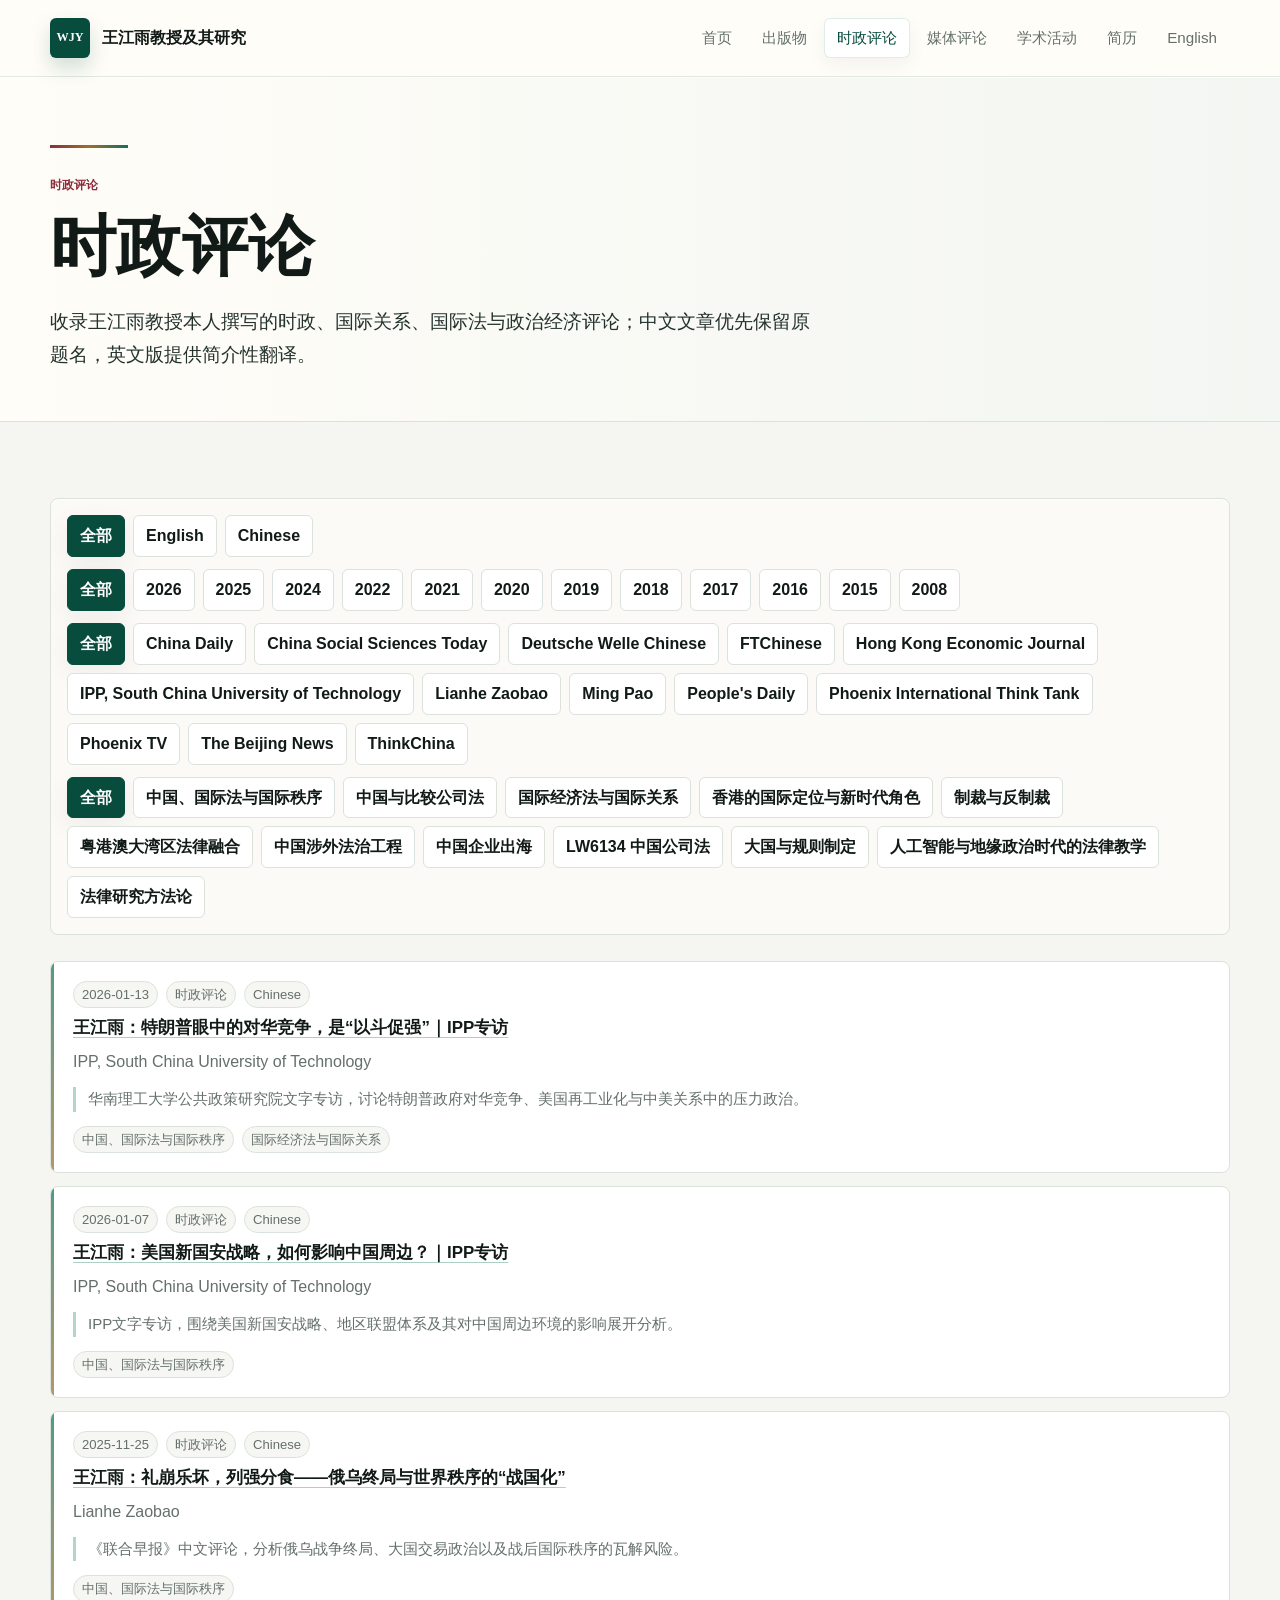
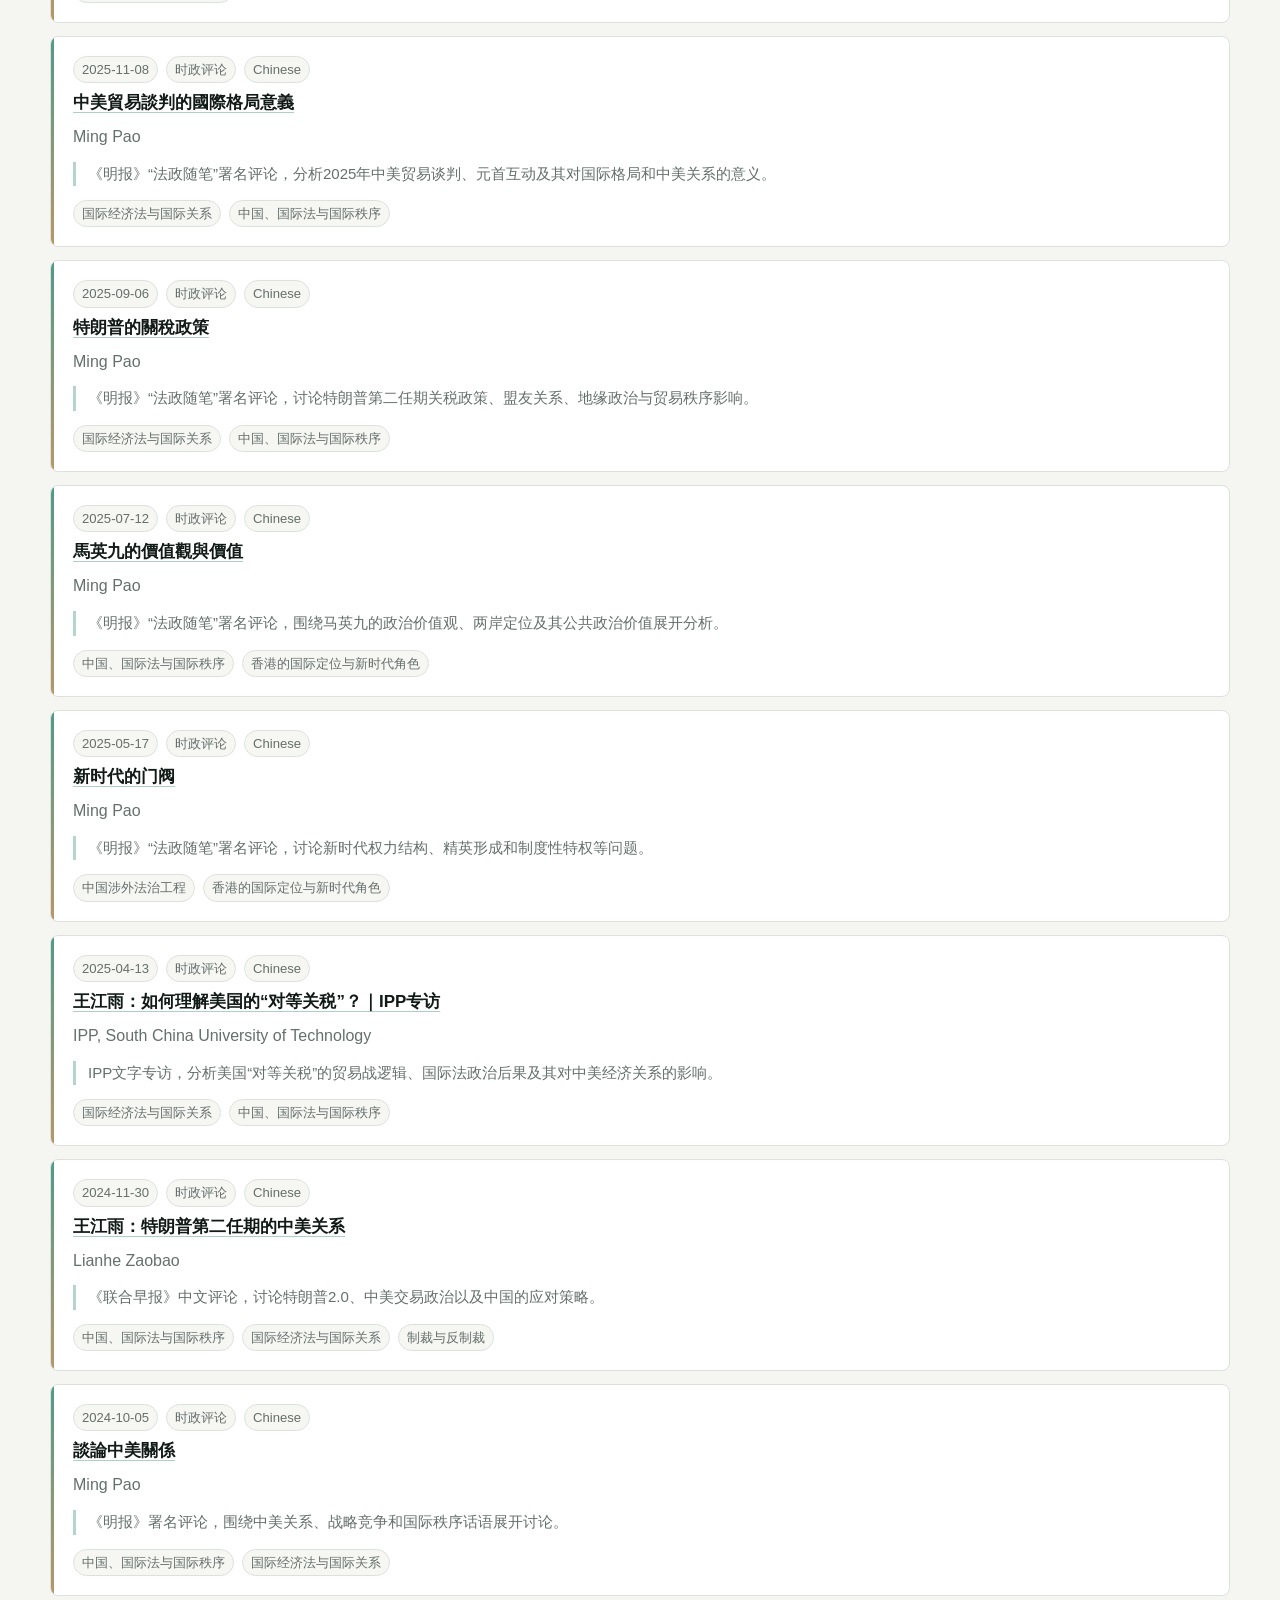
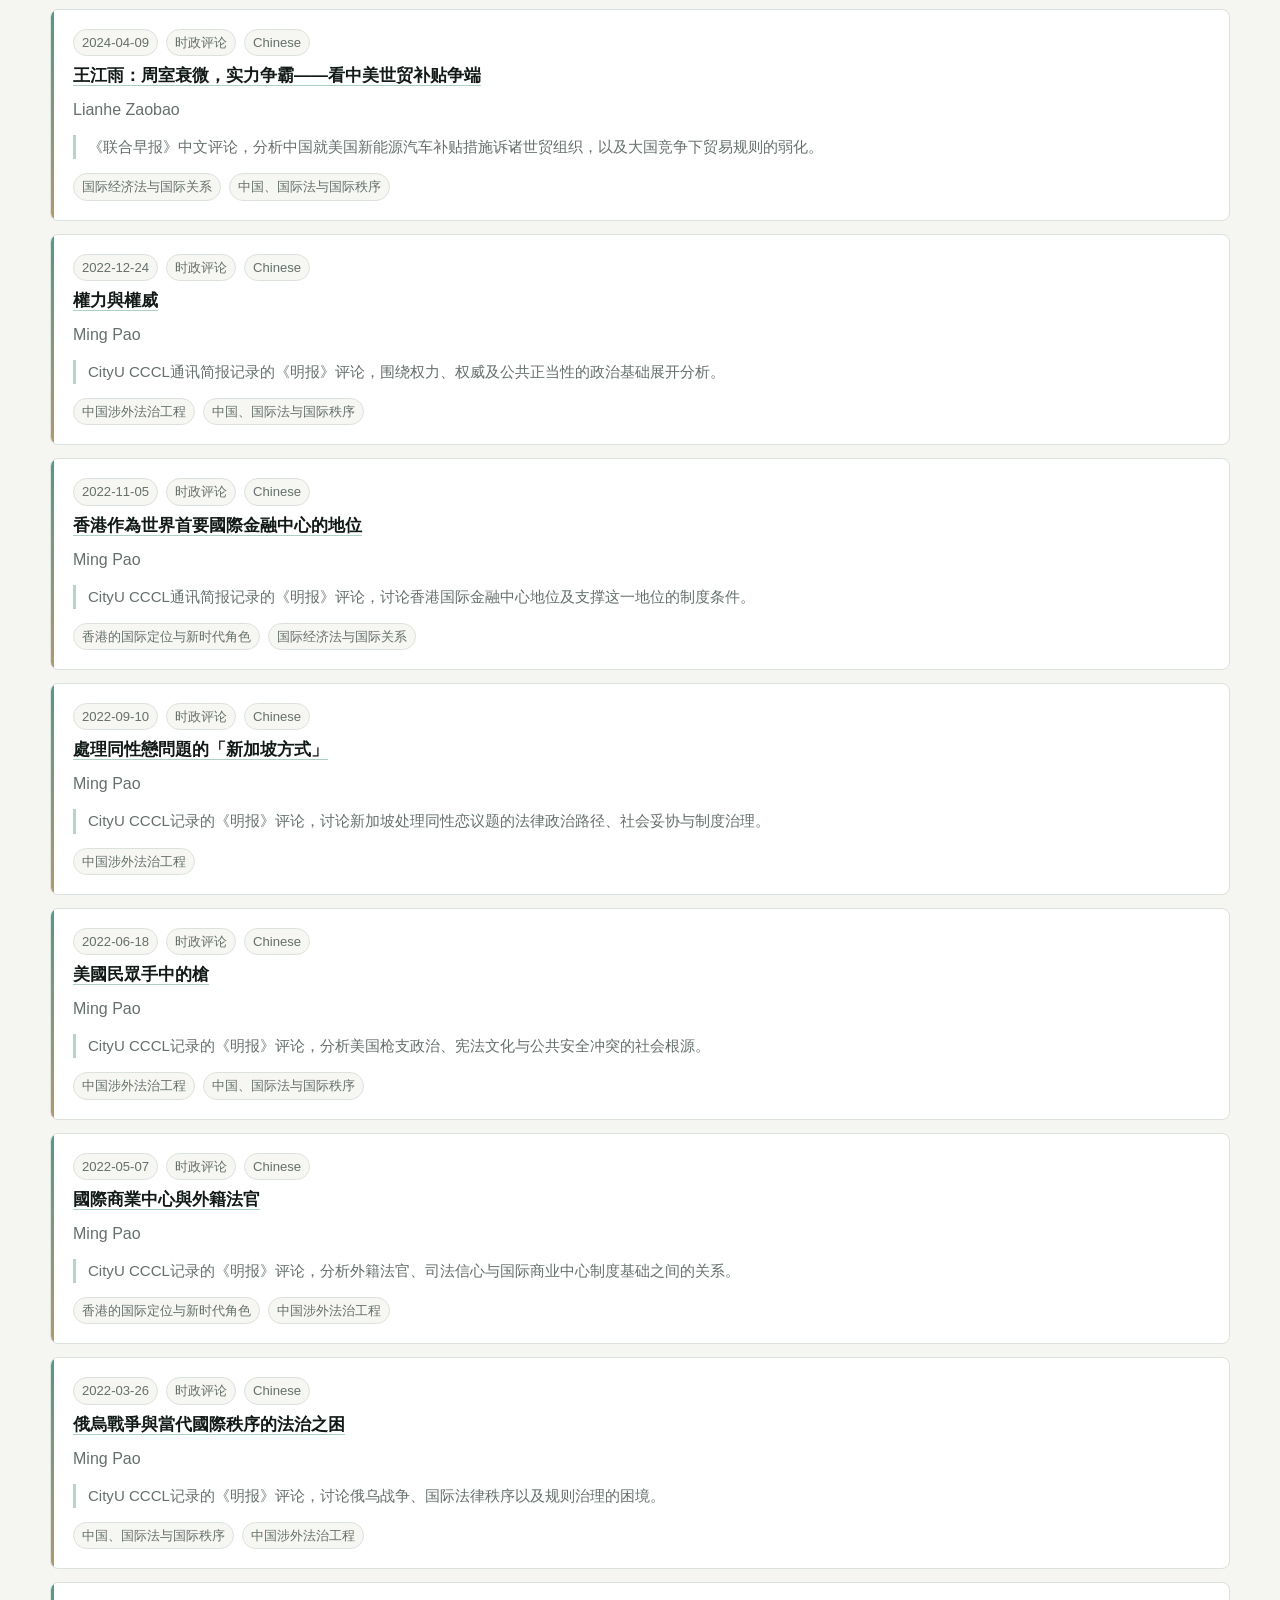
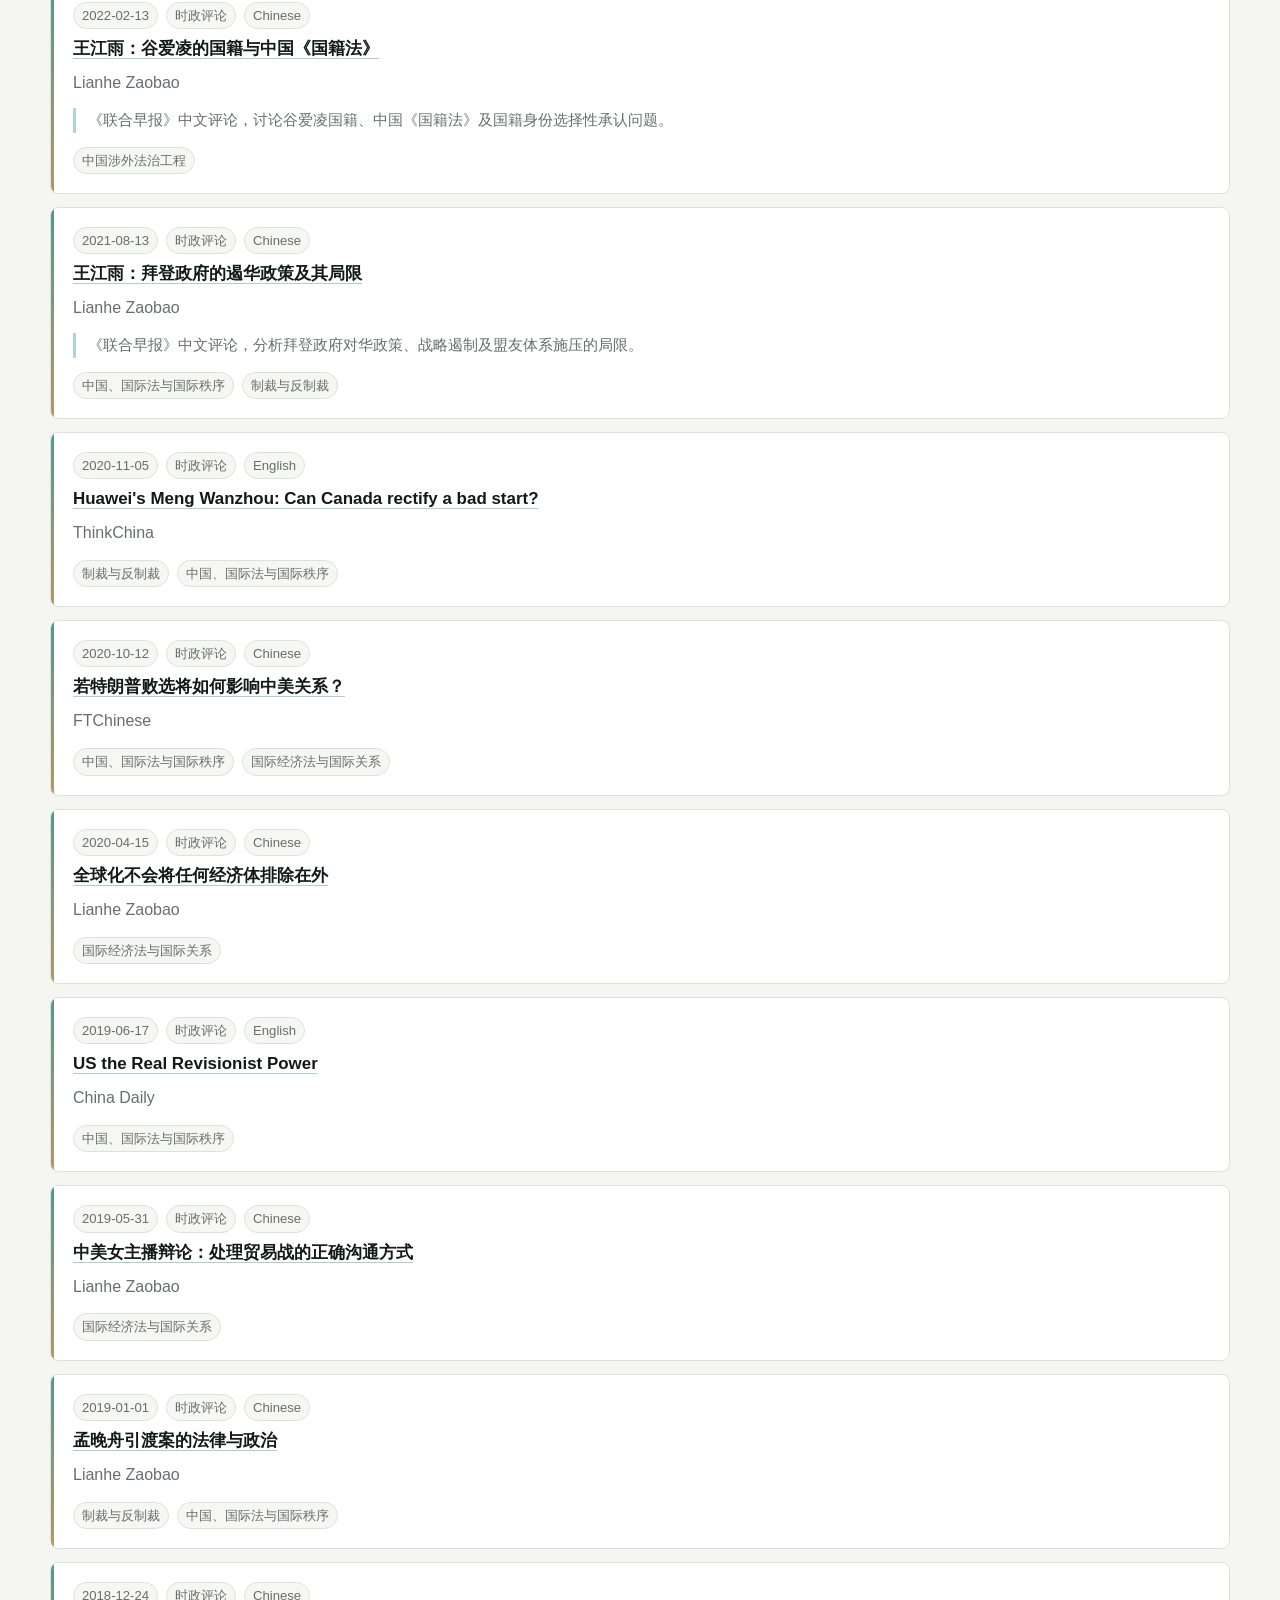
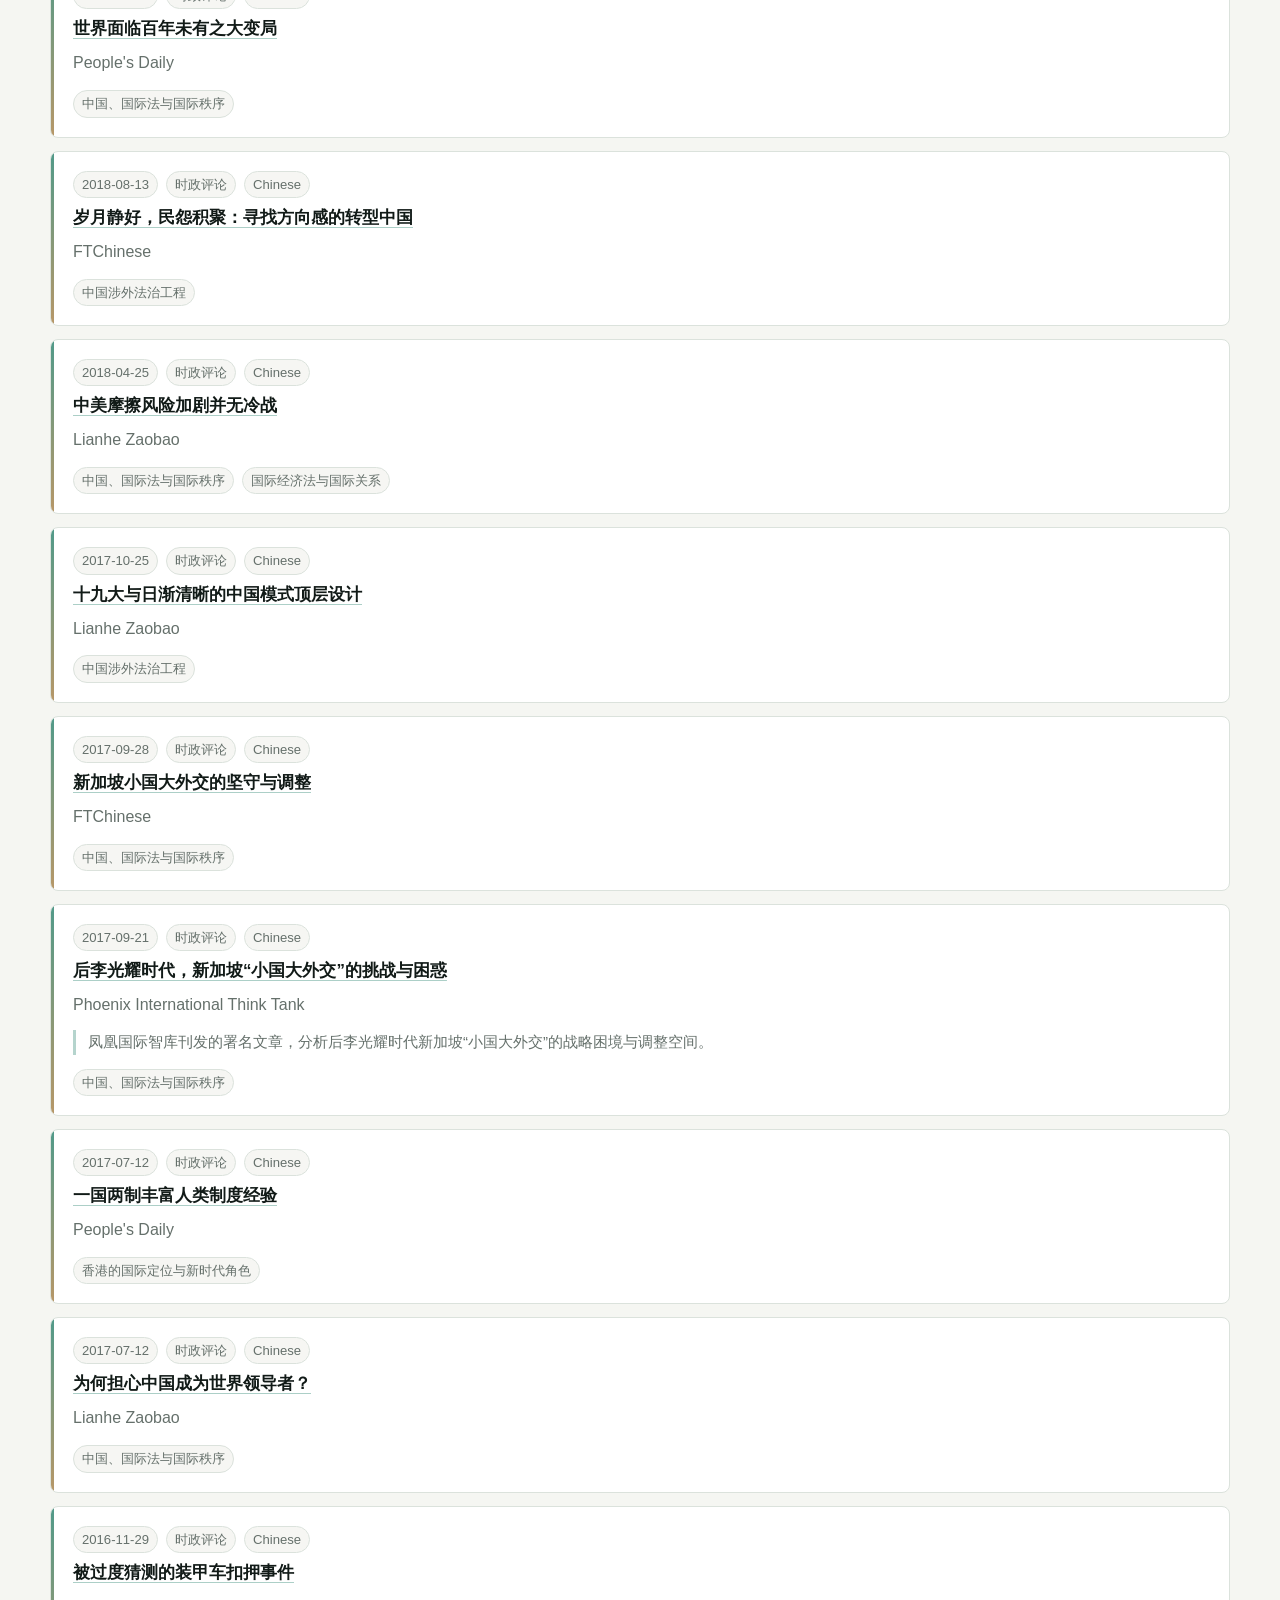
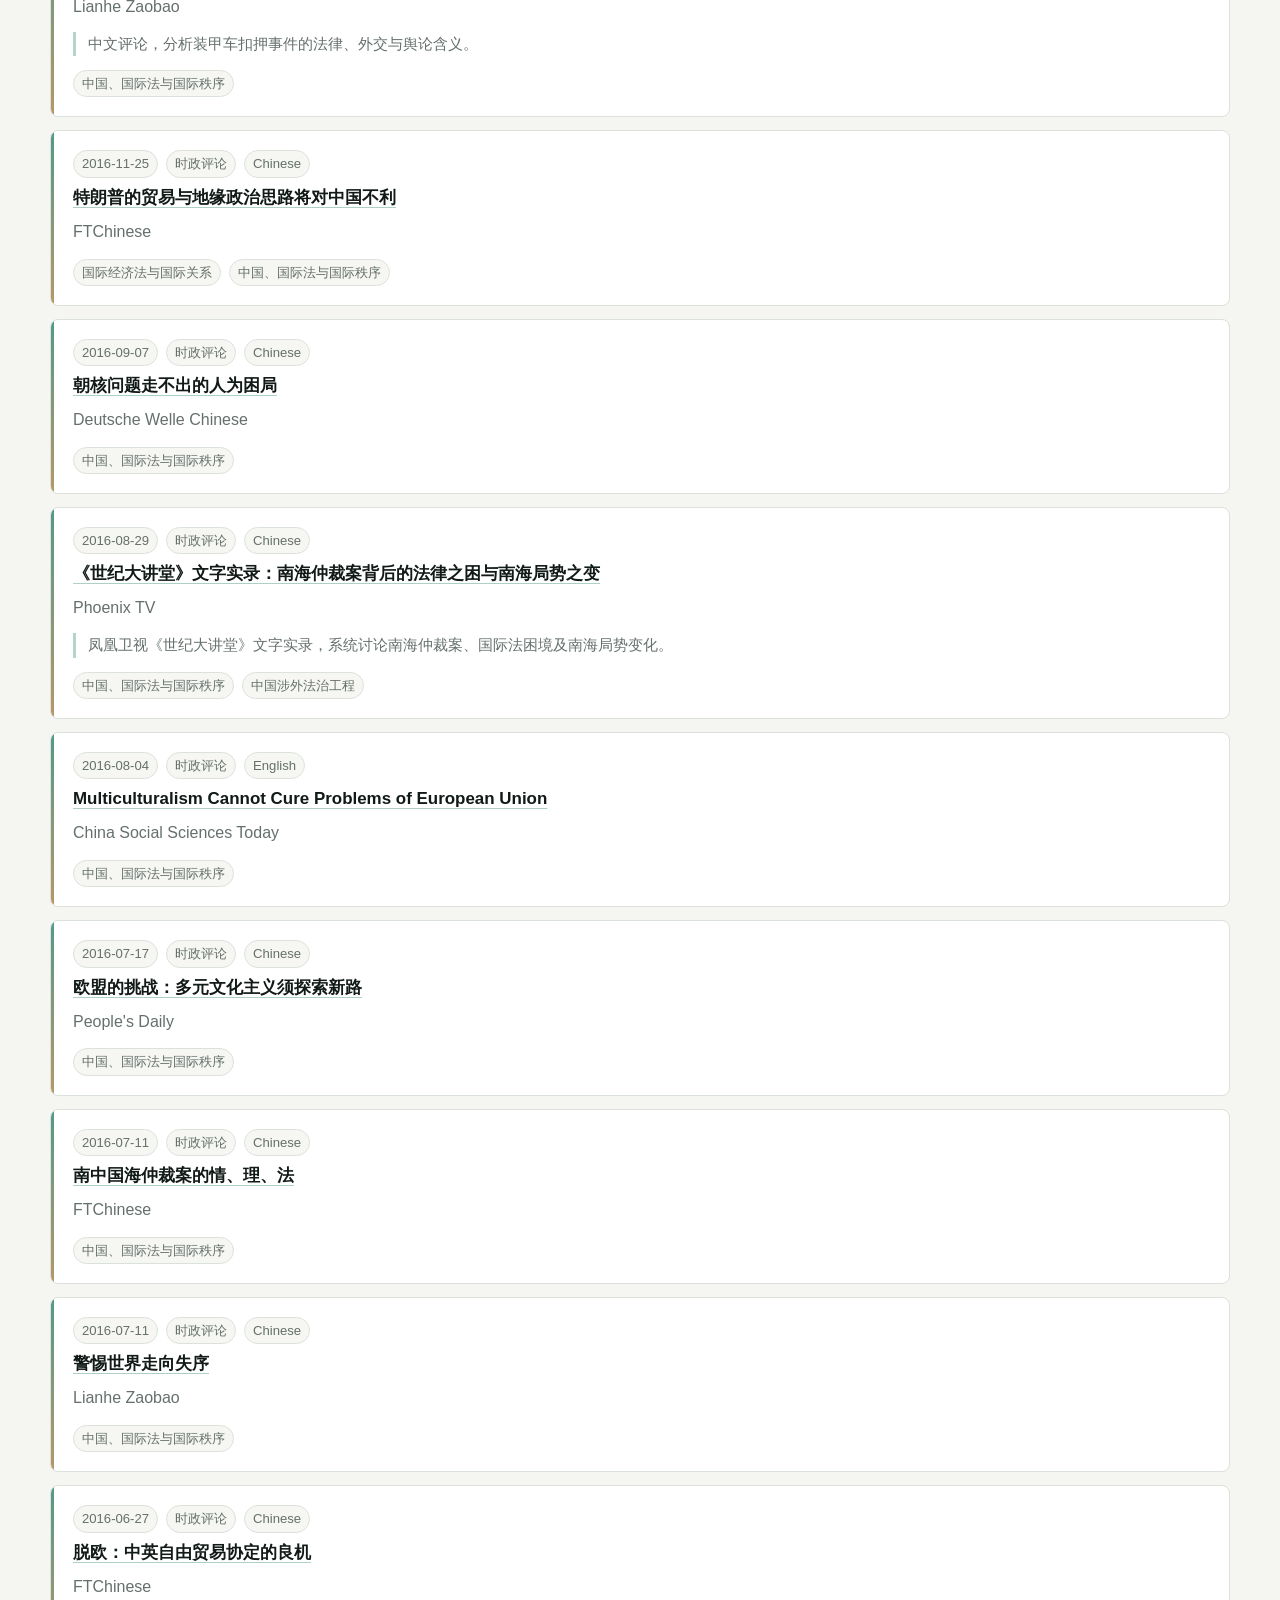
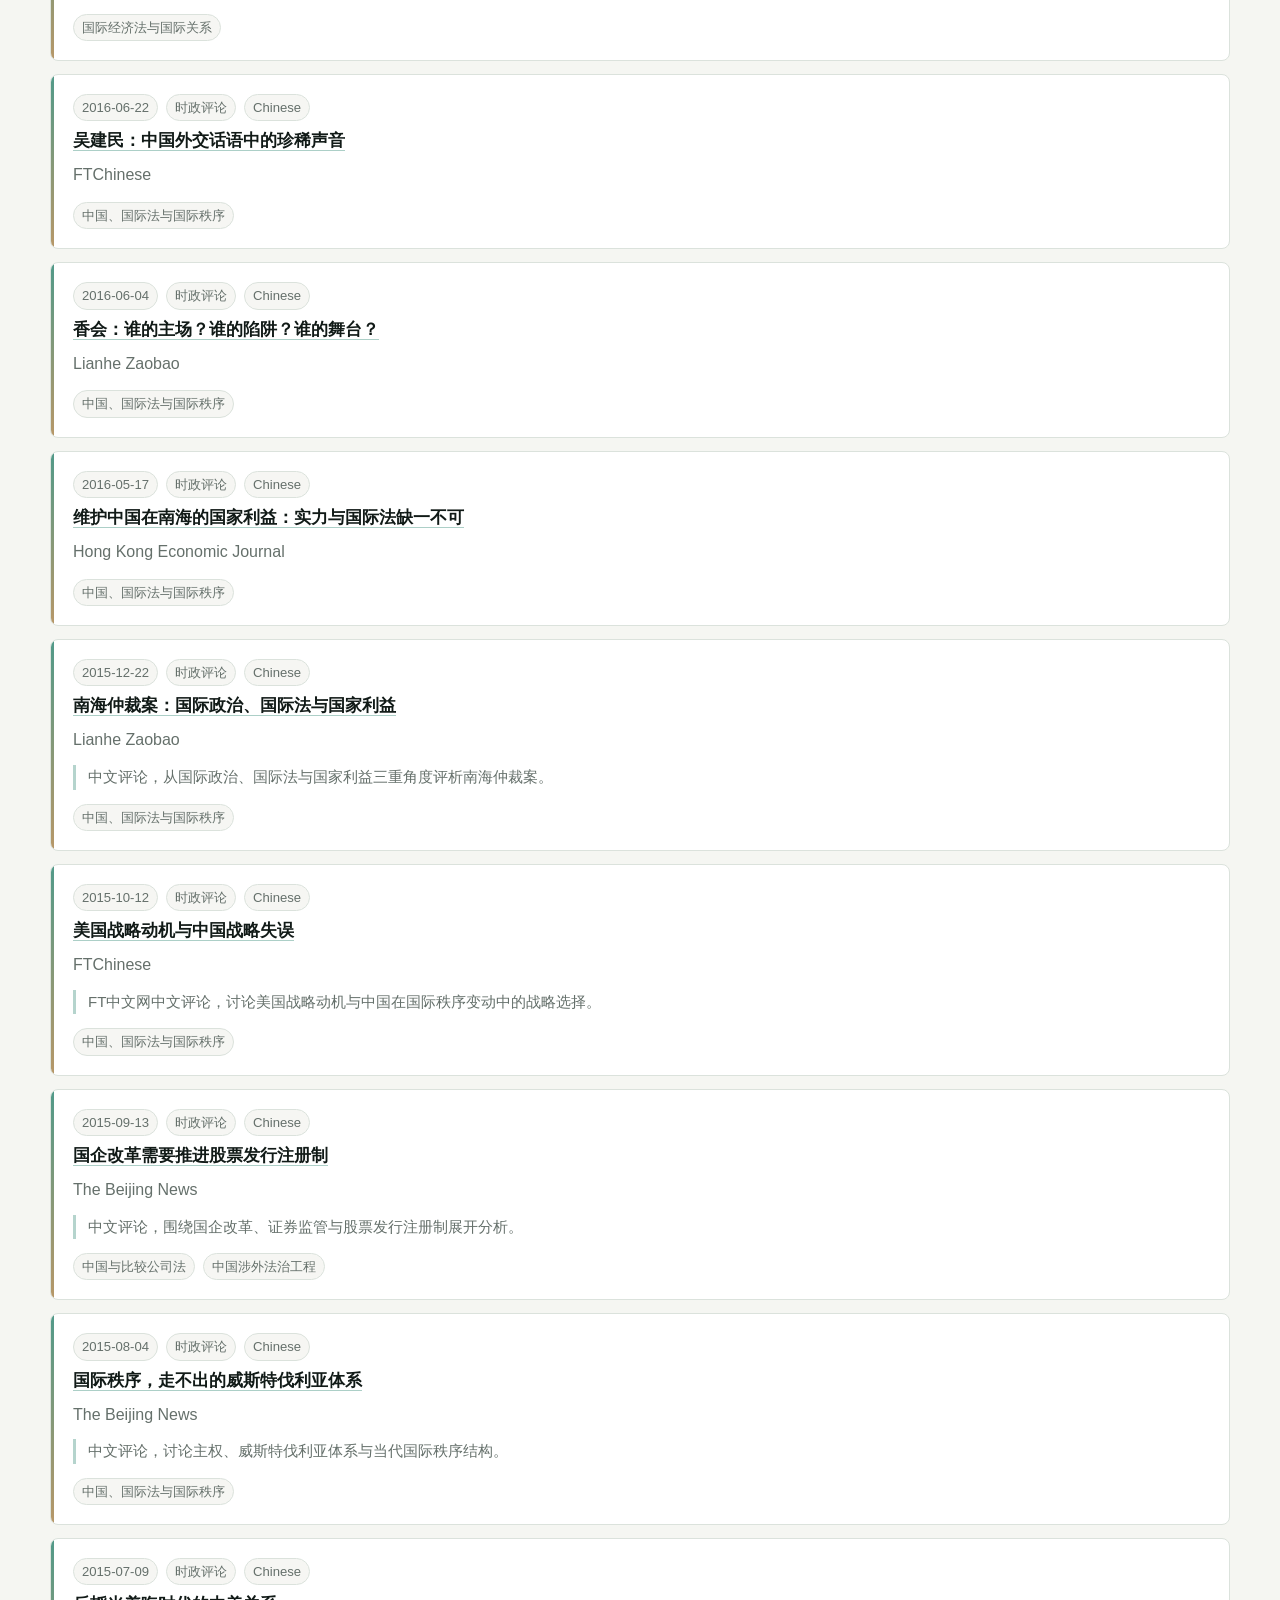
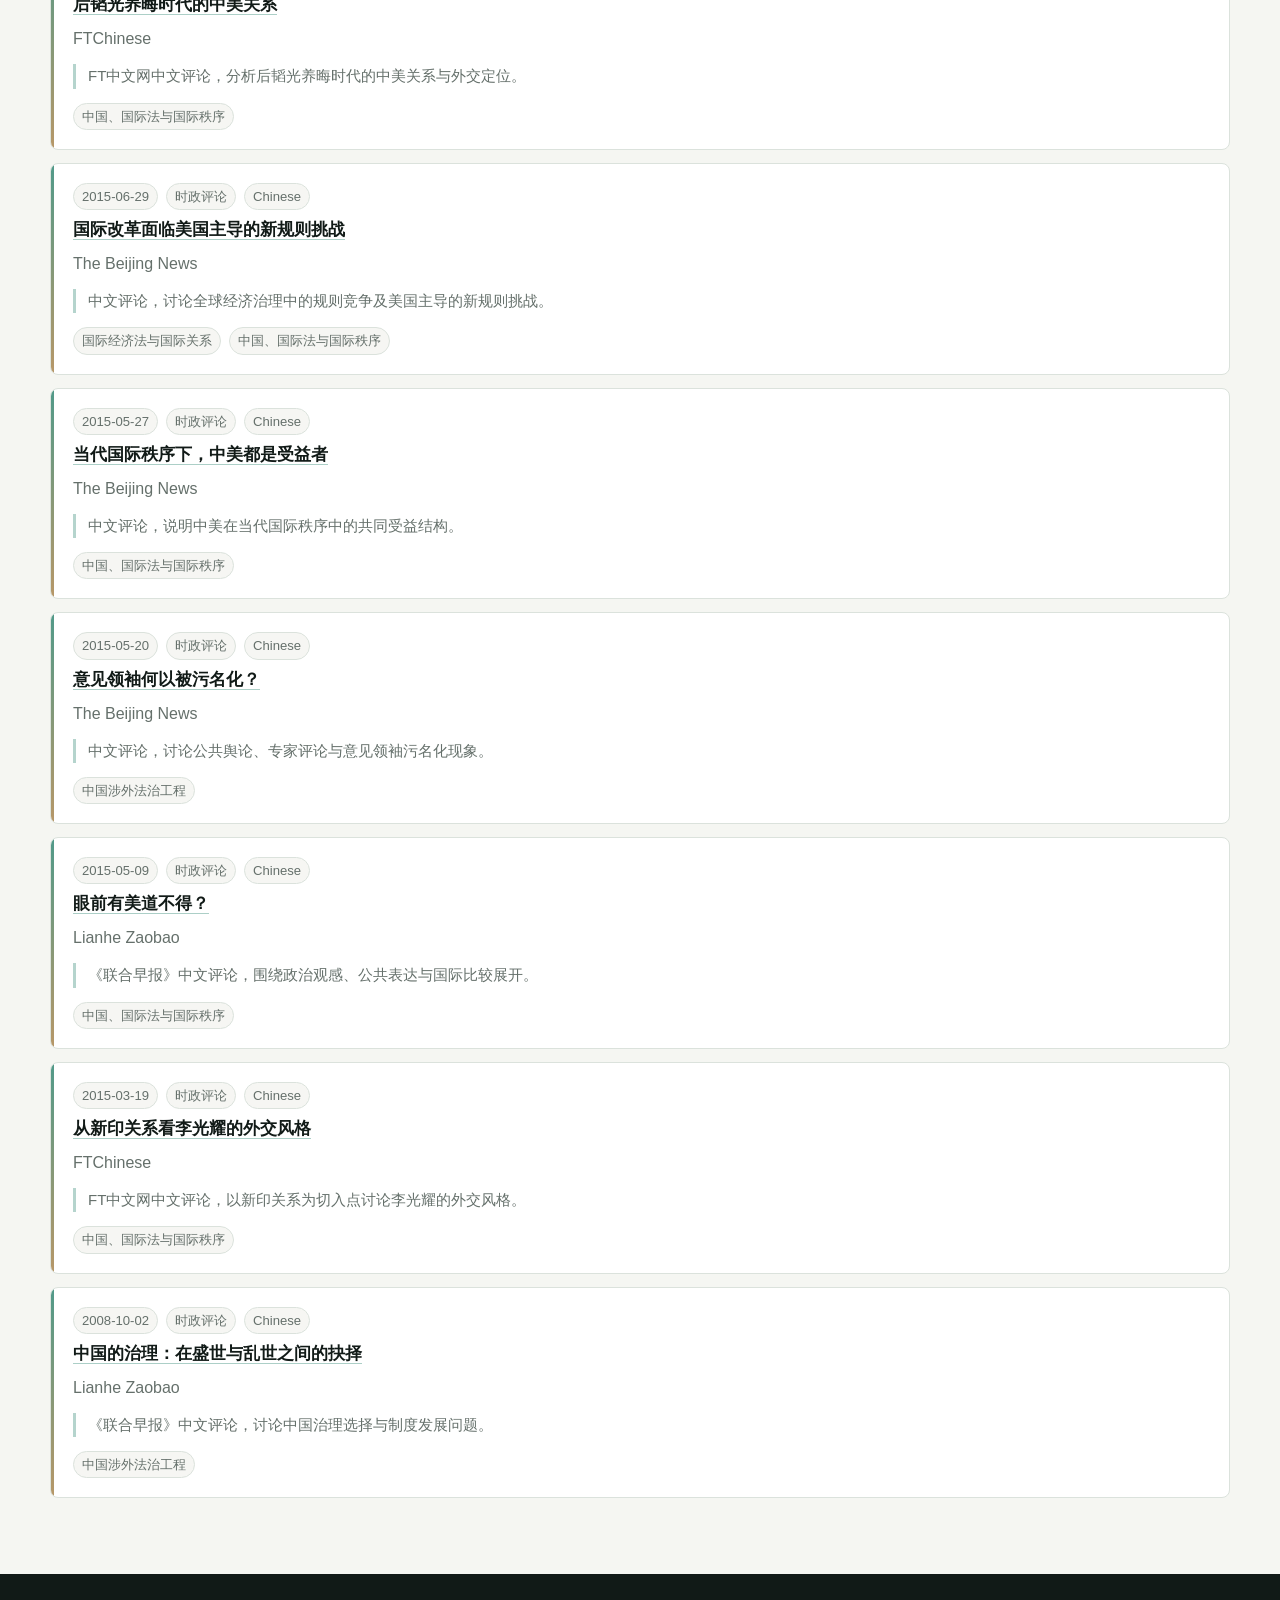
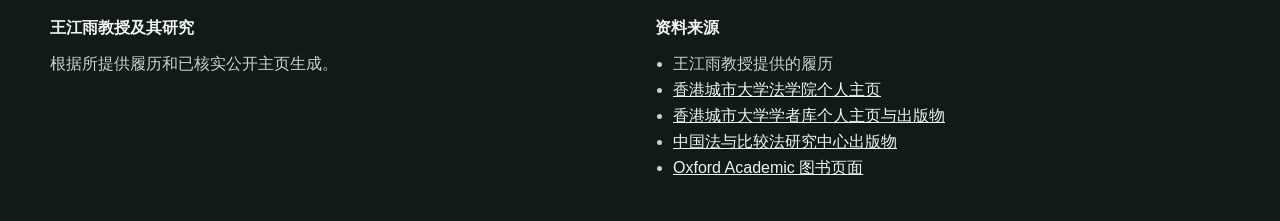
<file: zh/commentaries.html>
<!doctype html>
<html lang="zh-Hant">
<head>
  <meta charset="utf-8">
  <meta name="viewport" content="width=device-width, initial-scale=1">
  <title>时政评论 | 王江雨教授及其研究</title>
  <meta name="description" content="Authored commentaries by Professor Wang Jiangyu">
  <meta name="theme-color" content="#f7f5ef">
  <link rel="stylesheet" href="../assets/site.css">
  <script defer src="../assets/site.js"></script>
</head>
<body>
  <a class="skip-link" href="#main">Skip to content</a>
  <header class="site-header">
    <div class="wrap header-inner">
      <a class="brand" href="index.html" aria-label="王江雨教授及其研究">
        <span class="brand-mark">WJY</span>
        <span>王江雨教授及其研究</span>
      </a>
      <nav aria-label="Primary navigation"><a class="" href="index.html">首页</a><a class="" href="publications.html">出版物</a><a class="active" href="commentaries.html">时政评论</a><a class="" href="media.html">媒体评论</a><a class="" href="academic.html">学术活动</a><a class="" href="cv.html">简历</a><a class="" href="../commentaries.html">English</a></nav>
    </div>
  </header>
  <main id="main">
  <section class="page-hero">
    <div class="wrap page-hero-inner">
      <p class="eyebrow">时政评论</p>
      <h1>时政评论</h1>
      <p class="lead">收录王江雨教授本人撰写的时政、国际关系、国际法与政治经济评论；中文文章优先保留原题名，英文版提供简介性翻译。</p>
    </div>
  </section>
  <section class="section">
    <div class="wrap">
      <div class="filter-panel">
        <div class="filter-row" data-filter-scope="commentaries" aria-label="出版物类别">
    <button type="button" class="filter-button active" data-filter-criterion="language" data-filter-value="all">全部</button>
    <button type="button" class="filter-button" data-filter-criterion="language" data-filter-value="English">English</button><button type="button" class="filter-button" data-filter-criterion="language" data-filter-value="Chinese">Chinese</button>
  </div>
        <div class="filter-row" data-filter-scope="commentaries" aria-label="出版物类别">
    <button type="button" class="filter-button active" data-filter-criterion="year" data-filter-value="all">全部</button>
    <button type="button" class="filter-button" data-filter-criterion="year" data-filter-value="2026">2026</button><button type="button" class="filter-button" data-filter-criterion="year" data-filter-value="2025">2025</button><button type="button" class="filter-button" data-filter-criterion="year" data-filter-value="2024">2024</button><button type="button" class="filter-button" data-filter-criterion="year" data-filter-value="2022">2022</button><button type="button" class="filter-button" data-filter-criterion="year" data-filter-value="2021">2021</button><button type="button" class="filter-button" data-filter-criterion="year" data-filter-value="2020">2020</button><button type="button" class="filter-button" data-filter-criterion="year" data-filter-value="2019">2019</button><button type="button" class="filter-button" data-filter-criterion="year" data-filter-value="2018">2018</button><button type="button" class="filter-button" data-filter-criterion="year" data-filter-value="2017">2017</button><button type="button" class="filter-button" data-filter-criterion="year" data-filter-value="2016">2016</button><button type="button" class="filter-button" data-filter-criterion="year" data-filter-value="2015">2015</button><button type="button" class="filter-button" data-filter-criterion="year" data-filter-value="2008">2008</button>
  </div>
        <div class="filter-row" data-filter-scope="commentaries" aria-label="出版物类别">
    <button type="button" class="filter-button active" data-filter-criterion="outlet" data-filter-value="all">全部</button>
    <button type="button" class="filter-button" data-filter-criterion="outlet" data-filter-value="china-daily">China Daily</button><button type="button" class="filter-button" data-filter-criterion="outlet" data-filter-value="china-social-sciences-today">China Social Sciences Today</button><button type="button" class="filter-button" data-filter-criterion="outlet" data-filter-value="deutsche-welle-chinese">Deutsche Welle Chinese</button><button type="button" class="filter-button" data-filter-criterion="outlet" data-filter-value="ftchinese">FTChinese</button><button type="button" class="filter-button" data-filter-criterion="outlet" data-filter-value="hong-kong-economic-journal">Hong Kong Economic Journal</button><button type="button" class="filter-button" data-filter-criterion="outlet" data-filter-value="ipp-south-china-university-of-technology">IPP, South China University of Technology</button><button type="button" class="filter-button" data-filter-criterion="outlet" data-filter-value="lianhe-zaobao">Lianhe Zaobao</button><button type="button" class="filter-button" data-filter-criterion="outlet" data-filter-value="ming-pao">Ming Pao</button><button type="button" class="filter-button" data-filter-criterion="outlet" data-filter-value="people-s-daily">People's Daily</button><button type="button" class="filter-button" data-filter-criterion="outlet" data-filter-value="phoenix-international-think-tank">Phoenix International Think Tank</button><button type="button" class="filter-button" data-filter-criterion="outlet" data-filter-value="phoenix-tv">Phoenix TV</button><button type="button" class="filter-button" data-filter-criterion="outlet" data-filter-value="the-beijing-news">The Beijing News</button><button type="button" class="filter-button" data-filter-criterion="outlet" data-filter-value="thinkchina">ThinkChina</button>
  </div>
        <div class="filter-row" data-filter-scope="commentaries" aria-label="出版物类别">
    <button type="button" class="filter-button active" data-filter-criterion="topic" data-filter-value="all">全部</button>
    <button type="button" class="filter-button" data-filter-criterion="topic" data-filter-value="international-order">中国、国际法与国际秩序</button><button type="button" class="filter-button" data-filter-criterion="topic" data-filter-value="company-law">中国与比较公司法</button><button type="button" class="filter-button" data-filter-criterion="topic" data-filter-value="ielr">国际经济法与国际关系</button><button type="button" class="filter-button" data-filter-criterion="topic" data-filter-value="hong-kong">香港的国际定位与新时代角色</button><button type="button" class="filter-button" data-filter-criterion="topic" data-filter-value="sanctions">制裁与反制裁</button><button type="button" class="filter-button" data-filter-criterion="topic" data-filter-value="gba">粤港澳大湾区法律融合</button><button type="button" class="filter-button" data-filter-criterion="topic" data-filter-value="foreign-related-rule-of-law">中国涉外法治工程</button><button type="button" class="filter-button" data-filter-criterion="topic" data-filter-value="chinese-enterprises-going-global">中国企业出海</button><button type="button" class="filter-button" data-filter-criterion="topic" data-filter-value="lw6134-company-law-china">LW6134 中国公司法</button><button type="button" class="filter-button" data-filter-criterion="topic" data-filter-value="great-powers-rule-making">大国与规则制定</button><button type="button" class="filter-button" data-filter-criterion="topic" data-filter-value="ai-geopolitics-law-teaching">人工智能与地缘政治时代的法律教学</button><button type="button" class="filter-button" data-filter-criterion="topic" data-filter-value="legal-research-methodology">法律研究方法论</button>
  </div>
      </div>
      <div class="record-list" data-record-container="commentaries">
        <article class="record-card" data-record data-type="commentary" data-language="Chinese" data-topic="international-order ielr" data-year="2026" data-outlet="ipp-south-china-university-of-technology">
    <div class="record-meta">
      <span>2026-01-13</span>
      <span>时政评论</span>
      <span>Chinese</span>
    </div>
    <h3><a class="text-link" href="https://mp.weixin.qq.com/s/TBamJ0UAIZDnzhdM8VRpSA">王江雨：特朗普眼中的对华竞争，是“以斗促强”｜IPP专访</a></h3>
    <p>IPP, South China University of Technology</p>
    <p class="record-summary">华南理工大学公共政策研究院文字专访，讨论特朗普政府对华竞争、美国再工业化与中美关系中的压力政治。</p>
    <div class="tags"><span>中国、国际法与国际秩序</span><span>国际经济法与国际关系</span></div>
  </article><article class="record-card" data-record data-type="commentary" data-language="Chinese" data-topic="international-order" data-year="2026" data-outlet="ipp-south-china-university-of-technology">
    <div class="record-meta">
      <span>2026-01-07</span>
      <span>时政评论</span>
      <span>Chinese</span>
    </div>
    <h3><a class="text-link" href="https://mp.weixin.qq.com/s/AHVodaY5XFJtfWfqBkd16A">王江雨：美国新国安战略，如何影响中国周边？｜IPP专访</a></h3>
    <p>IPP, South China University of Technology</p>
    <p class="record-summary">IPP文字专访，围绕美国新国安战略、地区联盟体系及其对中国周边环境的影响展开分析。</p>
    <div class="tags"><span>中国、国际法与国际秩序</span></div>
  </article><article class="record-card" data-record data-type="commentary" data-language="Chinese" data-topic="international-order" data-year="2025" data-outlet="lianhe-zaobao">
    <div class="record-meta">
      <span>2025-11-25</span>
      <span>时政评论</span>
      <span>Chinese</span>
    </div>
    <h3><a class="text-link" href="https://www.zaobao.com.sg/forum/views/story20251125-7865543">王江雨：礼崩乐坏，列强分食——俄乌终局与世界秩序的“战国化”</a></h3>
    <p>Lianhe Zaobao</p>
    <p class="record-summary">《联合早报》中文评论，分析俄乌战争终局、大国交易政治以及战后国际秩序的瓦解风险。</p>
    <div class="tags"><span>中国、国际法与国际秩序</span></div>
  </article><article class="record-card" data-record data-type="commentary" data-language="Chinese" data-topic="ielr international-order" data-year="2025" data-outlet="ming-pao">
    <div class="record-meta">
      <span>2025-11-08</span>
      <span>时政评论</span>
      <span>Chinese</span>
    </div>
    <h3><a class="text-link" href="https://news.mingpao.com/pns/%E4%BD%9C%E5%AE%B6%E5%B0%88%E6%AC%84/article/20251108/s00018/1762533180999/%E4%B8%AD%E7%BE%8E%E8%B2%BF%E6%98%93%E8%AB%87%E5%88%A4%E7%9A%84%E5%9C%8B%E9%9A%9B%E6%A0%BC%E5%B1%80%E6%84%8F%E7%BE%A9">中美貿易談判的國際格局意義</a></h3>
    <p>Ming Pao</p>
    <p class="record-summary">《明报》“法政随笔”署名评论，分析2025年中美贸易谈判、元首互动及其对国际格局和中美关系的意义。</p>
    <div class="tags"><span>国际经济法与国际关系</span><span>中国、国际法与国际秩序</span></div>
  </article><article class="record-card" data-record data-type="commentary" data-language="Chinese" data-topic="ielr international-order" data-year="2025" data-outlet="ming-pao">
    <div class="record-meta">
      <span>2025-09-06</span>
      <span>时政评论</span>
      <span>Chinese</span>
    </div>
    <h3><a class="text-link" href="https://news.mingpao.com/pns/%E4%BD%9C%E5%AE%B6%E5%B0%88%E6%AC%84/article/20250906/s00018/1757091246962/%E7%89%B9%E6%9C%97%E6%99%AE%E7%9A%84%E9%97%9C%E7%A8%85%E6%94%BF%E7%AD%96">特朗普的關稅政策</a></h3>
    <p>Ming Pao</p>
    <p class="record-summary">《明报》“法政随笔”署名评论，讨论特朗普第二任期关税政策、盟友关系、地缘政治与贸易秩序影响。</p>
    <div class="tags"><span>国际经济法与国际关系</span><span>中国、国际法与国际秩序</span></div>
  </article><article class="record-card" data-record data-type="commentary" data-language="Chinese" data-topic="international-order hong-kong" data-year="2025" data-outlet="ming-pao">
    <div class="record-meta">
      <span>2025-07-12</span>
      <span>时政评论</span>
      <span>Chinese</span>
    </div>
    <h3><a class="text-link" href="https://news.mingpao.com/pns/%E6%96%B0%E8%81%9E%E7%B8%BD%E8%A6%BD/archive/20250712">馬英九的價值觀與價值</a></h3>
    <p>Ming Pao</p>
    <p class="record-summary">《明报》“法政随笔”署名评论，围绕马英九的政治价值观、两岸定位及其公共政治价值展开分析。</p>
    <div class="tags"><span>中国、国际法与国际秩序</span><span>香港的国际定位与新时代角色</span></div>
  </article><article class="record-card" data-record data-type="commentary" data-language="Chinese" data-topic="foreign-related-rule-of-law hong-kong" data-year="2025" data-outlet="ming-pao">
    <div class="record-meta">
      <span>2025-05-17</span>
      <span>时政评论</span>
      <span>Chinese</span>
    </div>
    <h3><a class="text-link" href="https://news.mingpao.com/pns/%E4%BD%9C%E5%AE%B6%E5%B0%88%E6%AC%84/article/20250517/s00018/1747413420840/%E6%96%B0%E6%99%82%E4%BB%A3%E7%9A%84%E9%96%80%E9%96%A5">新时代的门阀</a></h3>
    <p>Ming Pao</p>
    <p class="record-summary">《明报》“法政随笔”署名评论，讨论新时代权力结构、精英形成和制度性特权等问题。</p>
    <div class="tags"><span>中国涉外法治工程</span><span>香港的国际定位与新时代角色</span></div>
  </article><article class="record-card" data-record data-type="commentary" data-language="Chinese" data-topic="ielr international-order" data-year="2025" data-outlet="ipp-south-china-university-of-technology">
    <div class="record-meta">
      <span>2025-04-13</span>
      <span>时政评论</span>
      <span>Chinese</span>
    </div>
    <h3><a class="text-link" href="https://mp.weixin.qq.com/s/nQVsd0PE3pidYwA8ptKqrw">王江雨：如何理解美国的“对等关税”？｜IPP专访</a></h3>
    <p>IPP, South China University of Technology</p>
    <p class="record-summary">IPP文字专访，分析美国“对等关税”的贸易战逻辑、国际法政治后果及其对中美经济关系的影响。</p>
    <div class="tags"><span>国际经济法与国际关系</span><span>中国、国际法与国际秩序</span></div>
  </article><article class="record-card" data-record data-type="commentary" data-language="Chinese" data-topic="international-order ielr sanctions" data-year="2024" data-outlet="lianhe-zaobao">
    <div class="record-meta">
      <span>2024-11-30</span>
      <span>时政评论</span>
      <span>Chinese</span>
    </div>
    <h3><a class="text-link" href="https://www.zaobao.com.sg/forum/views/story20241130-5431968">王江雨：特朗普第二任期的中美关系</a></h3>
    <p>Lianhe Zaobao</p>
    <p class="record-summary">《联合早报》中文评论，讨论特朗普2.0、中美交易政治以及中国的应对策略。</p>
    <div class="tags"><span>中国、国际法与国际秩序</span><span>国际经济法与国际关系</span><span>制裁与反制裁</span></div>
  </article><article class="record-card" data-record data-type="commentary" data-language="Chinese" data-topic="international-order ielr" data-year="2024" data-outlet="ming-pao">
    <div class="record-meta">
      <span>2024-10-05</span>
      <span>时政评论</span>
      <span>Chinese</span>
    </div>
    <h3><a class="text-link" href="https://news.mingpao.com/pns/%E6%96%B0%E8%81%9E%E7%B8%BD%E8%A6%BD/archive/20241005">談論中美關係</a></h3>
    <p>Ming Pao</p>
    <p class="record-summary">《明报》署名评论，围绕中美关系、战略竞争和国际秩序话语展开讨论。</p>
    <div class="tags"><span>中国、国际法与国际秩序</span><span>国际经济法与国际关系</span></div>
  </article><article class="record-card" data-record data-type="commentary" data-language="Chinese" data-topic="ielr international-order" data-year="2024" data-outlet="lianhe-zaobao">
    <div class="record-meta">
      <span>2024-04-09</span>
      <span>时政评论</span>
      <span>Chinese</span>
    </div>
    <h3><a class="text-link" href="https://www.zaobao.com.sg/forum/views/story20240409-3330333">王江雨：周室衰微，实力争霸——看中美世贸补贴争端</a></h3>
    <p>Lianhe Zaobao</p>
    <p class="record-summary">《联合早报》中文评论，分析中国就美国新能源汽车补贴措施诉诸世贸组织，以及大国竞争下贸易规则的弱化。</p>
    <div class="tags"><span>国际经济法与国际关系</span><span>中国、国际法与国际秩序</span></div>
  </article><article class="record-card" data-record data-type="commentary" data-language="Chinese" data-topic="foreign-related-rule-of-law international-order" data-year="2022" data-outlet="ming-pao">
    <div class="record-meta">
      <span>2022-12-24</span>
      <span>时政评论</span>
      <span>Chinese</span>
    </div>
    <h3><a class="text-link" href="https://www.cityu.edu.hk/slw/lib/doc/CCCL/CCCL_Newsletter_2023V3_1.pdf">權力與權威</a></h3>
    <p>Ming Pao</p>
    <p class="record-summary">CityU CCCL通讯简报记录的《明报》评论，围绕权力、权威及公共正当性的政治基础展开分析。</p>
    <div class="tags"><span>中国涉外法治工程</span><span>中国、国际法与国际秩序</span></div>
  </article><article class="record-card" data-record data-type="commentary" data-language="Chinese" data-topic="hong-kong ielr" data-year="2022" data-outlet="ming-pao">
    <div class="record-meta">
      <span>2022-11-05</span>
      <span>时政评论</span>
      <span>Chinese</span>
    </div>
    <h3><a class="text-link" href="https://www.cityu.edu.hk/slw/lib/doc/CCCL/CCCL_Newsletter_2023V3_1.pdf">香港作為世界首要國際金融中心的地位</a></h3>
    <p>Ming Pao</p>
    <p class="record-summary">CityU CCCL通讯简报记录的《明报》评论，讨论香港国际金融中心地位及支撑这一地位的制度条件。</p>
    <div class="tags"><span>香港的国际定位与新时代角色</span><span>国际经济法与国际关系</span></div>
  </article><article class="record-card" data-record data-type="commentary" data-language="Chinese" data-topic="foreign-related-rule-of-law" data-year="2022" data-outlet="ming-pao">
    <div class="record-meta">
      <span>2022-09-10</span>
      <span>时政评论</span>
      <span>Chinese</span>
    </div>
    <h3><a class="text-link" href="https://news.mingpao.com/pns/%E4%BD%9C%E5%AE%B6%E5%B0%88%E6%AC%84/article/20220910/s00018/1662749137550/%E8%99%95%E7%90%86%E5%90%8C%E6%80%A7%E6%88%80%E5%95%8F%E9%A1%8C%E7%9A%84%E3%80%8C%E6%96%B0%E5%8A%A0%E5%9D%A1%E6%96%B9%E5%BC%8F%E3%80%8D">處理同性戀問題的「新加坡方式」</a></h3>
    <p>Ming Pao</p>
    <p class="record-summary">CityU CCCL记录的《明报》评论，讨论新加坡处理同性恋议题的法律政治路径、社会妥协与制度治理。</p>
    <div class="tags"><span>中国涉外法治工程</span></div>
  </article><article class="record-card" data-record data-type="commentary" data-language="Chinese" data-topic="foreign-related-rule-of-law international-order" data-year="2022" data-outlet="ming-pao">
    <div class="record-meta">
      <span>2022-06-18</span>
      <span>时政评论</span>
      <span>Chinese</span>
    </div>
    <h3><a class="text-link" href="https://news.mingpao.com/pns/%E4%BD%9C%E5%AE%B6%E5%B0%88%E6%AC%84/article/20220618/s00018/1655489411681/%E7%BE%8E%E5%9C%8B%E6%B0%91%E7%9C%BE%E6%89%8B%E4%B8%AD%E7%9A%84%E6%A7%8D">美國民眾手中的槍</a></h3>
    <p>Ming Pao</p>
    <p class="record-summary">CityU CCCL记录的《明报》评论，分析美国枪支政治、宪法文化与公共安全冲突的社会根源。</p>
    <div class="tags"><span>中国涉外法治工程</span><span>中国、国际法与国际秩序</span></div>
  </article><article class="record-card" data-record data-type="commentary" data-language="Chinese" data-topic="hong-kong foreign-related-rule-of-law" data-year="2022" data-outlet="ming-pao">
    <div class="record-meta">
      <span>2022-05-07</span>
      <span>时政评论</span>
      <span>Chinese</span>
    </div>
    <h3><a class="text-link" href="https://news.mingpao.com/pns/%E4%BD%9C%E5%AE%B6%E5%B0%88%E6%AC%84/columnist/20220507/s00202/1651860793010">國際商業中心與外籍法官</a></h3>
    <p>Ming Pao</p>
    <p class="record-summary">CityU CCCL记录的《明报》评论，分析外籍法官、司法信心与国际商业中心制度基础之间的关系。</p>
    <div class="tags"><span>香港的国际定位与新时代角色</span><span>中国涉外法治工程</span></div>
  </article><article class="record-card" data-record data-type="commentary" data-language="Chinese" data-topic="international-order foreign-related-rule-of-law" data-year="2022" data-outlet="ming-pao">
    <div class="record-meta">
      <span>2022-03-26</span>
      <span>时政评论</span>
      <span>Chinese</span>
    </div>
    <h3><a class="text-link" href="https://news.mingpao.com/pns/%E4%BF%84%E7%83%8F%E5%B1%80%E5%8B%A2/article/20220326/special/1648232429996">俄烏戰爭與當代國際秩序的法治之困</a></h3>
    <p>Ming Pao</p>
    <p class="record-summary">CityU CCCL记录的《明报》评论，讨论俄乌战争、国际法律秩序以及规则治理的困境。</p>
    <div class="tags"><span>中国、国际法与国际秩序</span><span>中国涉外法治工程</span></div>
  </article><article class="record-card" data-record data-type="commentary" data-language="Chinese" data-topic="foreign-related-rule-of-law" data-year="2022" data-outlet="lianhe-zaobao">
    <div class="record-meta">
      <span>2022-02-13</span>
      <span>时政评论</span>
      <span>Chinese</span>
    </div>
    <h3><a class="text-link" href="https://www.zaobao.com.sg/forum/views/story20220213-1242190">王江雨：谷爱凌的国籍与中国《国籍法》</a></h3>
    <p>Lianhe Zaobao</p>
    <p class="record-summary">《联合早报》中文评论，讨论谷爱凌国籍、中国《国籍法》及国籍身份选择性承认问题。</p>
    <div class="tags"><span>中国涉外法治工程</span></div>
  </article><article class="record-card" data-record data-type="commentary" data-language="Chinese" data-topic="international-order sanctions" data-year="2021" data-outlet="lianhe-zaobao">
    <div class="record-meta">
      <span>2021-08-13</span>
      <span>时政评论</span>
      <span>Chinese</span>
    </div>
    <h3><a class="text-link" href="https://www.zaobao.com.sg/forum/views/story20210813-1181449">王江雨：拜登政府的遏华政策及其局限</a></h3>
    <p>Lianhe Zaobao</p>
    <p class="record-summary">《联合早报》中文评论，分析拜登政府对华政策、战略遏制及盟友体系施压的局限。</p>
    <div class="tags"><span>中国、国际法与国际秩序</span><span>制裁与反制裁</span></div>
  </article><article class="record-card" data-record data-type="commentary" data-language="English" data-topic="sanctions international-order" data-year="2020" data-outlet="thinkchina">
    <div class="record-meta">
      <span>2020-11-05</span>
      <span>时政评论</span>
      <span>English</span>
    </div>
    <h3><a class="text-link" href="https://www.thinkchina.sg/huaweis-meng-wanzhou-can-canada-rectify-bad-start">Huawei's Meng Wanzhou: Can Canada rectify a bad start?</a></h3>
    <p>ThinkChina</p>
    
    <div class="tags"><span>制裁与反制裁</span><span>中国、国际法与国际秩序</span></div>
  </article><article class="record-card" data-record data-type="commentary" data-language="Chinese" data-topic="international-order ielr" data-year="2020" data-outlet="ftchinese">
    <div class="record-meta">
      <span>2020-10-12</span>
      <span>时政评论</span>
      <span>Chinese</span>
    </div>
    <h3><a class="text-link" href="https://www.ftchinese.com/story/001089736?archive">若特朗普败选将如何影响中美关系？</a></h3>
    <p>FTChinese</p>
    
    <div class="tags"><span>中国、国际法与国际秩序</span><span>国际经济法与国际关系</span></div>
  </article><article class="record-card" data-record data-type="commentary" data-language="Chinese" data-topic="ielr" data-year="2020" data-outlet="lianhe-zaobao">
    <div class="record-meta">
      <span>2020-04-15</span>
      <span>时政评论</span>
      <span>Chinese</span>
    </div>
    <h3><a class="text-link" href="https://www.zaobao.com/zopinions/views/story20200415-1045625">全球化不会将任何经济体排除在外</a></h3>
    <p>Lianhe Zaobao</p>
    
    <div class="tags"><span>国际经济法与国际关系</span></div>
  </article><article class="record-card" data-record data-type="commentary" data-language="English" data-topic="international-order" data-year="2019" data-outlet="china-daily">
    <div class="record-meta">
      <span>2019-06-17</span>
      <span>时政评论</span>
      <span>English</span>
    </div>
    <h3><a class="text-link" href="http://www.chinadaily.com.cn/global/2019-06/17/content_37481345.htm">US the Real Revisionist Power</a></h3>
    <p>China Daily</p>
    
    <div class="tags"><span>中国、国际法与国际秩序</span></div>
  </article><article class="record-card" data-record data-type="commentary" data-language="Chinese" data-topic="ielr" data-year="2019" data-outlet="lianhe-zaobao">
    <div class="record-meta">
      <span>2019-05-31</span>
      <span>时政评论</span>
      <span>Chinese</span>
    </div>
    <h3><a class="text-link" href="https://www.zaobao.com.sg/forum/expert/wang-jiang-yu/story20190531-960984">中美女主播辩论：处理贸易战的正确沟通方式</a></h3>
    <p>Lianhe Zaobao</p>
    
    <div class="tags"><span>国际经济法与国际关系</span></div>
  </article><article class="record-card" data-record data-type="commentary" data-language="Chinese" data-topic="sanctions international-order" data-year="2019" data-outlet="lianhe-zaobao">
    <div class="record-meta">
      <span>2019-01-01</span>
      <span>时政评论</span>
      <span>Chinese</span>
    </div>
    <h3><a class="text-link" href="http://news.nus.edu.sg/sites/default/files/resources/news/2019/2019-01/2019-01-01/LAW-lhzb-1jan-p21.pdf">孟晚舟引渡案的法律与政治</a></h3>
    <p>Lianhe Zaobao</p>
    
    <div class="tags"><span>制裁与反制裁</span><span>中国、国际法与国际秩序</span></div>
  </article><article class="record-card" data-record data-type="commentary" data-language="Chinese" data-topic="international-order" data-year="2018" data-outlet="people-s-daily">
    <div class="record-meta">
      <span>2018-12-24</span>
      <span>时政评论</span>
      <span>Chinese</span>
    </div>
    <h3><a class="text-link" href="http://world.people.com.cn/n1/2018/1224/c1002-30482989.html">世界面临百年未有之大变局</a></h3>
    <p>People's Daily</p>
    
    <div class="tags"><span>中国、国际法与国际秩序</span></div>
  </article><article class="record-card" data-record data-type="commentary" data-language="Chinese" data-topic="foreign-related-rule-of-law" data-year="2018" data-outlet="ftchinese">
    <div class="record-meta">
      <span>2018-08-13</span>
      <span>时政评论</span>
      <span>Chinese</span>
    </div>
    <h3><a class="text-link" href="http://www.ftchinese.com/story/001078907?full=y&amp;archive">岁月静好，民怨积聚：寻找方向感的转型中国</a></h3>
    <p>FTChinese</p>
    
    <div class="tags"><span>中国涉外法治工程</span></div>
  </article><article class="record-card" data-record data-type="commentary" data-language="Chinese" data-topic="international-order ielr" data-year="2018" data-outlet="lianhe-zaobao">
    <div class="record-meta">
      <span>2018-04-25</span>
      <span>时政评论</span>
      <span>Chinese</span>
    </div>
    <h3><a class="text-link" href="https://www.zaobao.com.sg/forum/views/opinion/story20180425-853616">中美摩擦风险加剧并无冷战</a></h3>
    <p>Lianhe Zaobao</p>
    
    <div class="tags"><span>中国、国际法与国际秩序</span><span>国际经济法与国际关系</span></div>
  </article><article class="record-card" data-record data-type="commentary" data-language="Chinese" data-topic="foreign-related-rule-of-law" data-year="2017" data-outlet="lianhe-zaobao">
    <div class="record-meta">
      <span>2017-10-25</span>
      <span>时政评论</span>
      <span>Chinese</span>
    </div>
    <h3><a class="text-link" href="http://www.zaobao.com.sg/forum/views/opinion/story20171025-805676">十九大与日渐清晰的中国模式顶层设计</a></h3>
    <p>Lianhe Zaobao</p>
    
    <div class="tags"><span>中国涉外法治工程</span></div>
  </article><article class="record-card" data-record data-type="commentary" data-language="Chinese" data-topic="international-order" data-year="2017" data-outlet="ftchinese">
    <div class="record-meta">
      <span>2017-09-28</span>
      <span>时政评论</span>
      <span>Chinese</span>
    </div>
    <h3><a class="text-link" href="http://www.ftchinese.com/story/001074500">新加坡小国大外交的坚守与调整</a></h3>
    <p>FTChinese</p>
    
    <div class="tags"><span>中国、国际法与国际秩序</span></div>
  </article><article class="record-card" data-record data-type="commentary" data-language="Chinese" data-topic="international-order" data-year="2017" data-outlet="phoenix-international-think-tank">
    <div class="record-meta">
      <span>2017-09-21</span>
      <span>时政评论</span>
      <span>Chinese</span>
    </div>
    <h3><a class="text-link" href="https://pit.ifeng.com/a/20170921/52102183_0.shtml">后李光耀时代，新加坡“小国大外交”的挑战与困惑</a></h3>
    <p>Phoenix International Think Tank</p>
    <p class="record-summary">凤凰国际智库刊发的署名文章，分析后李光耀时代新加坡“小国大外交”的战略困境与调整空间。</p>
    <div class="tags"><span>中国、国际法与国际秩序</span></div>
  </article><article class="record-card" data-record data-type="commentary" data-language="Chinese" data-topic="hong-kong" data-year="2017" data-outlet="people-s-daily">
    <div class="record-meta">
      <span>2017-07-12</span>
      <span>时政评论</span>
      <span>Chinese</span>
    </div>
    <h3><a class="text-link" href="http://paper.people.com.cn/rmrb/html/2017-07/12/nw.D110000renmrb_20170712_3-05.htm">一国两制丰富人类制度经验</a></h3>
    <p>People's Daily</p>
    
    <div class="tags"><span>香港的国际定位与新时代角色</span></div>
  </article><article class="record-card" data-record data-type="commentary" data-language="Chinese" data-topic="international-order" data-year="2017" data-outlet="lianhe-zaobao">
    <div class="record-meta">
      <span>2017-07-12</span>
      <span>时政评论</span>
      <span>Chinese</span>
    </div>
    <h3><a class="text-link" href="http://www.zaobao.com.sg/forum/expert/wang-jiang-yu/story20170712-778367">为何担心中国成为世界领导者？</a></h3>
    <p>Lianhe Zaobao</p>
    
    <div class="tags"><span>中国、国际法与国际秩序</span></div>
  </article><article class="record-card" data-record data-type="commentary" data-language="Chinese" data-topic="international-order" data-year="2016" data-outlet="lianhe-zaobao">
    <div class="record-meta">
      <span>2016-11-29</span>
      <span>时政评论</span>
      <span>Chinese</span>
    </div>
    <h3><a class="text-link" href="https://www.zaobao.com.sg/forum/views/opinion/story20161129-695623">被过度猜测的装甲车扣押事件</a></h3>
    <p>Lianhe Zaobao</p>
    <p class="record-summary">中文评论，分析装甲车扣押事件的法律、外交与舆论含义。</p>
    <div class="tags"><span>中国、国际法与国际秩序</span></div>
  </article><article class="record-card" data-record data-type="commentary" data-language="Chinese" data-topic="ielr international-order" data-year="2016" data-outlet="ftchinese">
    <div class="record-meta">
      <span>2016-11-25</span>
      <span>时政评论</span>
      <span>Chinese</span>
    </div>
    <h3><a class="text-link" href="http://www.ftchinese.com/story/001070313">特朗普的贸易与地缘政治思路将对中国不利</a></h3>
    <p>FTChinese</p>
    
    <div class="tags"><span>国际经济法与国际关系</span><span>中国、国际法与国际秩序</span></div>
  </article><article class="record-card" data-record data-type="commentary" data-language="Chinese" data-topic="international-order" data-year="2016" data-outlet="deutsche-welle-chinese">
    <div class="record-meta">
      <span>2016-09-07</span>
      <span>时政评论</span>
      <span>Chinese</span>
    </div>
    <h3><a class="text-link" href="http://www.dw.com/zh/客座评论朝核问题走不出的人为困局/a-19532604?&amp;zhongwen=simp">朝核问题走不出的人为困局</a></h3>
    <p>Deutsche Welle Chinese</p>
    
    <div class="tags"><span>中国、国际法与国际秩序</span></div>
  </article><article class="record-card" data-record data-type="commentary" data-language="Chinese" data-topic="international-order foreign-related-rule-of-law" data-year="2016" data-outlet="phoenix-tv">
    <div class="record-meta">
      <span>2016-08-29</span>
      <span>时政评论</span>
      <span>Chinese</span>
    </div>
    <h3><a class="text-link" href="https://phtv.ifeng.com/a/20160829/44443950_0.shtml">《世纪大讲堂》文字实录：南海仲裁案背后的法律之困与南海局势之变</a></h3>
    <p>Phoenix TV</p>
    <p class="record-summary">凤凰卫视《世纪大讲堂》文字实录，系统讨论南海仲裁案、国际法困境及南海局势变化。</p>
    <div class="tags"><span>中国、国际法与国际秩序</span><span>中国涉外法治工程</span></div>
  </article><article class="record-card" data-record data-type="commentary" data-language="English" data-topic="international-order" data-year="2016" data-outlet="china-social-sciences-today">
    <div class="record-meta">
      <span>2016-08-04</span>
      <span>时政评论</span>
      <span>English</span>
    </div>
    <h3><a class="text-link" href="http://www.csstoday.com/Item/3683.aspx">Multiculturalism Cannot Cure Problems of European Union</a></h3>
    <p>China Social Sciences Today</p>
    
    <div class="tags"><span>中国、国际法与国际秩序</span></div>
  </article><article class="record-card" data-record data-type="commentary" data-language="Chinese" data-topic="international-order" data-year="2016" data-outlet="people-s-daily">
    <div class="record-meta">
      <span>2016-07-17</span>
      <span>时政评论</span>
      <span>Chinese</span>
    </div>
    <h3><a class="text-link" href="http://news.xinhuanet.com/world/2016-07/17/c_129152976.htm">欧盟的挑战：多元文化主义须探索新路</a></h3>
    <p>People's Daily</p>
    
    <div class="tags"><span>中国、国际法与国际秩序</span></div>
  </article><article class="record-card" data-record data-type="commentary" data-language="Chinese" data-topic="international-order" data-year="2016" data-outlet="ftchinese">
    <div class="record-meta">
      <span>2016-07-11</span>
      <span>时政评论</span>
      <span>Chinese</span>
    </div>
    <h3><a class="text-link" href="http://www.ftchinese.com/story/001068396">南中国海仲裁案的情、理、法</a></h3>
    <p>FTChinese</p>
    
    <div class="tags"><span>中国、国际法与国际秩序</span></div>
  </article><article class="record-card" data-record data-type="commentary" data-language="Chinese" data-topic="international-order" data-year="2016" data-outlet="lianhe-zaobao">
    <div class="record-meta">
      <span>2016-07-11</span>
      <span>时政评论</span>
      <span>Chinese</span>
    </div>
    <h3><a class="text-link" href="http://www.zaobao.com.sg/zopinions/views/story20160711-639840">警惕世界走向失序</a></h3>
    <p>Lianhe Zaobao</p>
    
    <div class="tags"><span>中国、国际法与国际秩序</span></div>
  </article><article class="record-card" data-record data-type="commentary" data-language="Chinese" data-topic="ielr" data-year="2016" data-outlet="ftchinese">
    <div class="record-meta">
      <span>2016-06-27</span>
      <span>时政评论</span>
      <span>Chinese</span>
    </div>
    <h3><a class="text-link" href="http://www.ftchinese.com/story/001068175">脱欧：中英自由贸易协定的良机</a></h3>
    <p>FTChinese</p>
    
    <div class="tags"><span>国际经济法与国际关系</span></div>
  </article><article class="record-card" data-record data-type="commentary" data-language="Chinese" data-topic="international-order" data-year="2016" data-outlet="ftchinese">
    <div class="record-meta">
      <span>2016-06-22</span>
      <span>时政评论</span>
      <span>Chinese</span>
    </div>
    <h3><a class="text-link" href="http://www.ftchinese.com/story/001068114">吴建民：中国外交话语中的珍稀声音</a></h3>
    <p>FTChinese</p>
    
    <div class="tags"><span>中国、国际法与国际秩序</span></div>
  </article><article class="record-card" data-record data-type="commentary" data-language="Chinese" data-topic="international-order" data-year="2016" data-outlet="lianhe-zaobao">
    <div class="record-meta">
      <span>2016-06-04</span>
      <span>时政评论</span>
      <span>Chinese</span>
    </div>
    <h3><a class="text-link" href="https://www.zaobao.com.sg/forum/expert/wang-jiang-yu/story20160604-625114">香会：谁的主场？谁的陷阱？谁的舞台？</a></h3>
    <p>Lianhe Zaobao</p>
    
    <div class="tags"><span>中国、国际法与国际秩序</span></div>
  </article><article class="record-card" data-record data-type="commentary" data-language="Chinese" data-topic="international-order" data-year="2016" data-outlet="hong-kong-economic-journal">
    <div class="record-meta">
      <span>2016-05-17</span>
      <span>时政评论</span>
      <span>Chinese</span>
    </div>
    <h3><a class="text-link" href="http://www2.hkej.com/commentary/articlePrint/id/1307332">维护中国在南海的国家利益：实力与国际法缺一不可</a></h3>
    <p>Hong Kong Economic Journal</p>
    
    <div class="tags"><span>中国、国际法与国际秩序</span></div>
  </article><article class="record-card" data-record data-type="commentary" data-language="Chinese" data-topic="international-order" data-year="2015" data-outlet="lianhe-zaobao">
    <div class="record-meta">
      <span>2015-12-22</span>
      <span>时政评论</span>
      <span>Chinese</span>
    </div>
    <h3><a class="text-link" href="https://www.zaobao.com.sg/forum/expert/wang-jiang-yu/story20151222-562595">南海仲裁案：国际政治、国际法与国家利益</a></h3>
    <p>Lianhe Zaobao</p>
    <p class="record-summary">中文评论，从国际政治、国际法与国家利益三重角度评析南海仲裁案。</p>
    <div class="tags"><span>中国、国际法与国际秩序</span></div>
  </article><article class="record-card" data-record data-type="commentary" data-language="Chinese" data-topic="international-order" data-year="2015" data-outlet="ftchinese">
    <div class="record-meta">
      <span>2015-10-12</span>
      <span>时政评论</span>
      <span>Chinese</span>
    </div>
    <h3><a class="text-link" href="http://www.ftchinese.com/story/001064307">美国战略动机与中国战略失误</a></h3>
    <p>FTChinese</p>
    <p class="record-summary">FT中文网中文评论，讨论美国战略动机与中国在国际秩序变动中的战略选择。</p>
    <div class="tags"><span>中国、国际法与国际秩序</span></div>
  </article><article class="record-card" data-record data-type="commentary" data-language="Chinese" data-topic="company-law foreign-related-rule-of-law" data-year="2015" data-outlet="the-beijing-news">
    <div class="record-meta">
      <span>2015-09-13</span>
      <span>时政评论</span>
      <span>Chinese</span>
    </div>
    <h3><a class="text-link" href="http://blog.sina.com.cn/s/blog_3fac2db10102vptl.html">国企改革需要推进股票发行注册制</a></h3>
    <p>The Beijing News</p>
    <p class="record-summary">中文评论，围绕国企改革、证券监管与股票发行注册制展开分析。</p>
    <div class="tags"><span>中国与比较公司法</span><span>中国涉外法治工程</span></div>
  </article><article class="record-card" data-record data-type="commentary" data-language="Chinese" data-topic="international-order" data-year="2015" data-outlet="the-beijing-news">
    <div class="record-meta">
      <span>2015-08-04</span>
      <span>时政评论</span>
      <span>Chinese</span>
    </div>
    <h3><a class="text-link" href="http://opinion.people.com.cn/n/2015/0804/c1003-27406963.html">国际秩序，走不出的威斯特伐利亚体系</a></h3>
    <p>The Beijing News</p>
    <p class="record-summary">中文评论，讨论主权、威斯特伐利亚体系与当代国际秩序结构。</p>
    <div class="tags"><span>中国、国际法与国际秩序</span></div>
  </article><article class="record-card" data-record data-type="commentary" data-language="Chinese" data-topic="international-order" data-year="2015" data-outlet="ftchinese">
    <div class="record-meta">
      <span>2015-07-09</span>
      <span>时政评论</span>
      <span>Chinese</span>
    </div>
    <h3><a class="text-link" href="http://www.ftchinese.com/story/001062884">后韬光养晦时代的中美关系</a></h3>
    <p>FTChinese</p>
    <p class="record-summary">FT中文网中文评论，分析后韬光养晦时代的中美关系与外交定位。</p>
    <div class="tags"><span>中国、国际法与国际秩序</span></div>
  </article><article class="record-card" data-record data-type="commentary" data-language="Chinese" data-topic="ielr international-order" data-year="2015" data-outlet="the-beijing-news">
    <div class="record-meta">
      <span>2015-06-29</span>
      <span>时政评论</span>
      <span>Chinese</span>
    </div>
    <h3><a class="text-link" href="http://news.ifeng.com/a/20150629/44062833_0.shtml">国际改革面临美国主导的新规则挑战</a></h3>
    <p>The Beijing News</p>
    <p class="record-summary">中文评论，讨论全球经济治理中的规则竞争及美国主导的新规则挑战。</p>
    <div class="tags"><span>国际经济法与国际关系</span><span>中国、国际法与国际秩序</span></div>
  </article><article class="record-card" data-record data-type="commentary" data-language="Chinese" data-topic="international-order" data-year="2015" data-outlet="the-beijing-news">
    <div class="record-meta">
      <span>2015-05-27</span>
      <span>时政评论</span>
      <span>Chinese</span>
    </div>
    <h3><a class="text-link" href="http://epaper.bjnews.com.cn/html/2015-05/27/content_579013.htm?div=-1">当代国际秩序下，中美都是受益者</a></h3>
    <p>The Beijing News</p>
    <p class="record-summary">中文评论，说明中美在当代国际秩序中的共同受益结构。</p>
    <div class="tags"><span>中国、国际法与国际秩序</span></div>
  </article><article class="record-card" data-record data-type="commentary" data-language="Chinese" data-topic="foreign-related-rule-of-law" data-year="2015" data-outlet="the-beijing-news">
    <div class="record-meta">
      <span>2015-05-20</span>
      <span>时政评论</span>
      <span>Chinese</span>
    </div>
    <h3><a class="text-link" href="http://blog.sina.com.cn/s/blog_3fac2db10102vido.html">意见领袖何以被污名化？</a></h3>
    <p>The Beijing News</p>
    <p class="record-summary">中文评论，讨论公共舆论、专家评论与意见领袖污名化现象。</p>
    <div class="tags"><span>中国涉外法治工程</span></div>
  </article><article class="record-card" data-record data-type="commentary" data-language="Chinese" data-topic="international-order" data-year="2015" data-outlet="lianhe-zaobao">
    <div class="record-meta">
      <span>2015-05-09</span>
      <span>时政评论</span>
      <span>Chinese</span>
    </div>
    <h3><a class="text-link" href="https://www.zaobao.com.sg/forum/views/opinion/story20150509-477757/page/0/1">眼前有美道不得？</a></h3>
    <p>Lianhe Zaobao</p>
    <p class="record-summary">《联合早报》中文评论，围绕政治观感、公共表达与国际比较展开。</p>
    <div class="tags"><span>中国、国际法与国际秩序</span></div>
  </article><article class="record-card" data-record data-type="commentary" data-language="Chinese" data-topic="international-order" data-year="2015" data-outlet="ftchinese">
    <div class="record-meta">
      <span>2015-03-19</span>
      <span>时政评论</span>
      <span>Chinese</span>
    </div>
    <h3><a class="text-link" href="http://www.ftchinese.com/story/001061122">从新印关系看李光耀的外交风格</a></h3>
    <p>FTChinese</p>
    <p class="record-summary">FT中文网中文评论，以新印关系为切入点讨论李光耀的外交风格。</p>
    <div class="tags"><span>中国、国际法与国际秩序</span></div>
  </article><article class="record-card" data-record data-type="commentary" data-language="Chinese" data-topic="foreign-related-rule-of-law" data-year="2008" data-outlet="lianhe-zaobao">
    <div class="record-meta">
      <span>2008-10-02</span>
      <span>时政评论</span>
      <span>Chinese</span>
    </div>
    <h3><a class="text-link" href="https://www.zaobao.com.sg/special/report/politic/reform/story20081002-142318">中国的治理：在盛世与乱世之间的抉择</a></h3>
    <p>Lianhe Zaobao</p>
    <p class="record-summary">《联合早报》中文评论，讨论中国治理选择与制度发展问题。</p>
    <div class="tags"><span>中国涉外法治工程</span></div>
  </article>
      </div>
    </div>
  </section></main>
  <footer class="site-footer">
    <div class="wrap footer-grid">
      <div>
        <strong>王江雨教授及其研究</strong>
        <p>根据所提供履历和已核实公开主页生成。</p>
      </div>
      <div>
        <strong>资料来源</strong>
        <ul>
          <li>王江雨教授提供的履历</li><li><a href="https://www.cityu.edu.hk/slw/about-the-school/our-people/professor/professor-wang-jiangyu">香港城市大学法学院个人主页</a></li><li><a href="https://scholars.cityu.edu.hk/en/persons/jwang623">香港城市大学学者库个人主页与出版物</a></li><li><a href="https://www.cityu.edu.hk/slw/cccl/publications.html">中国法与比较法研究中心出版物</a></li><li><a href="https://academic.oup.com/book/62589">Oxford Academic 图书页面</a></li>
        </ul>
      </div>
    </div>
  </footer>
</body>
</html>
</file>
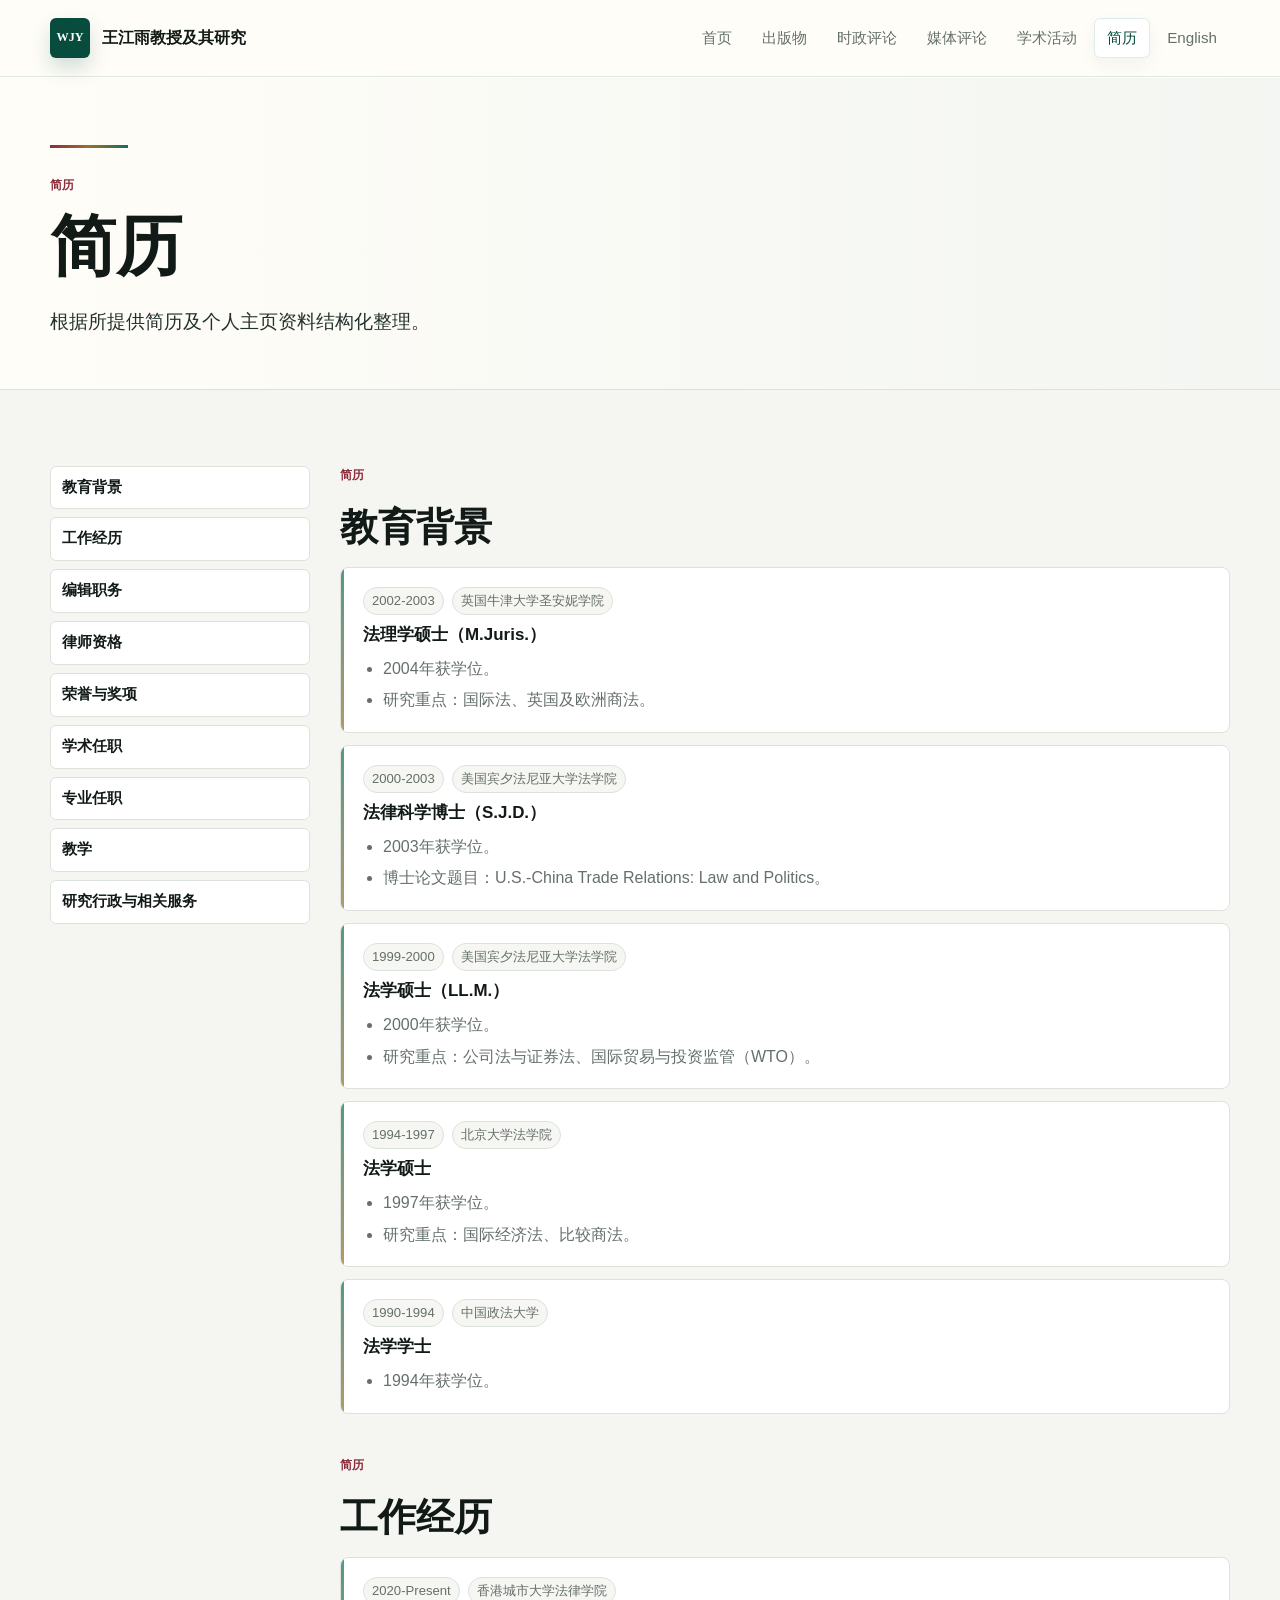
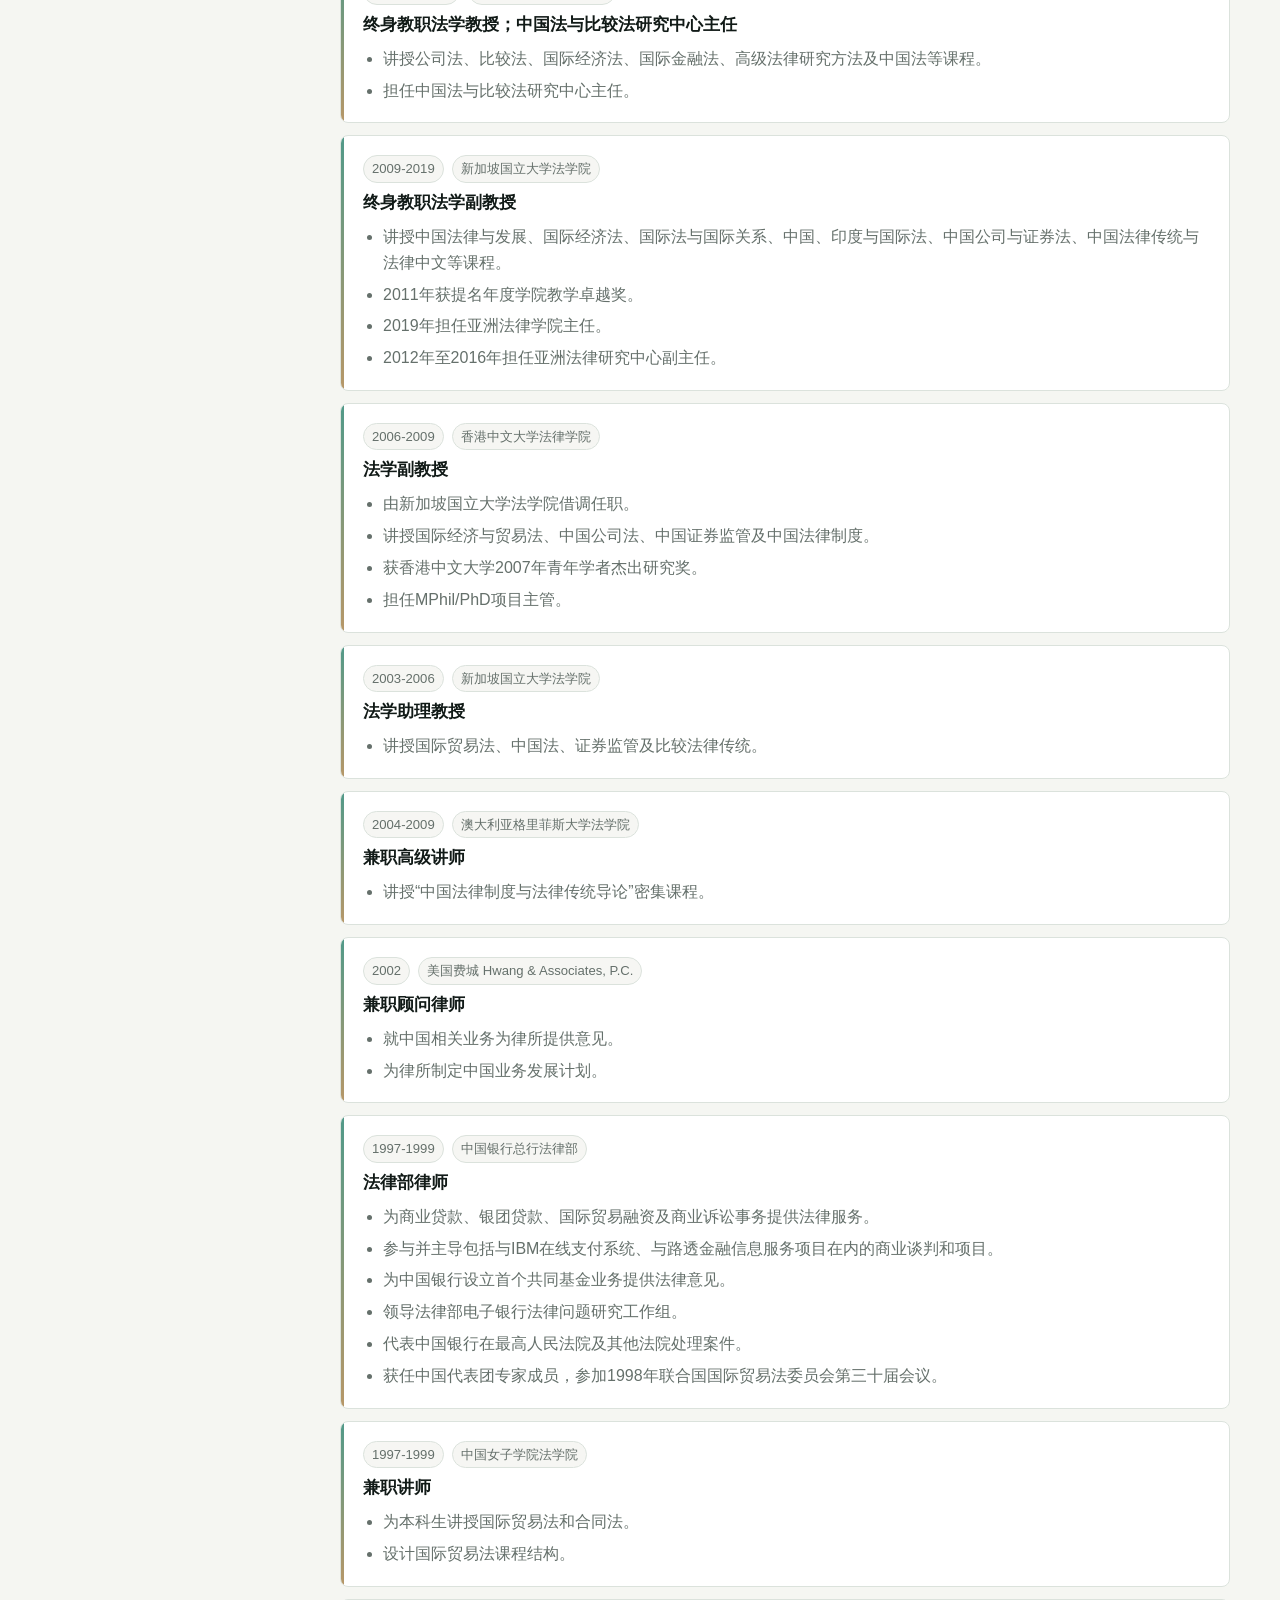
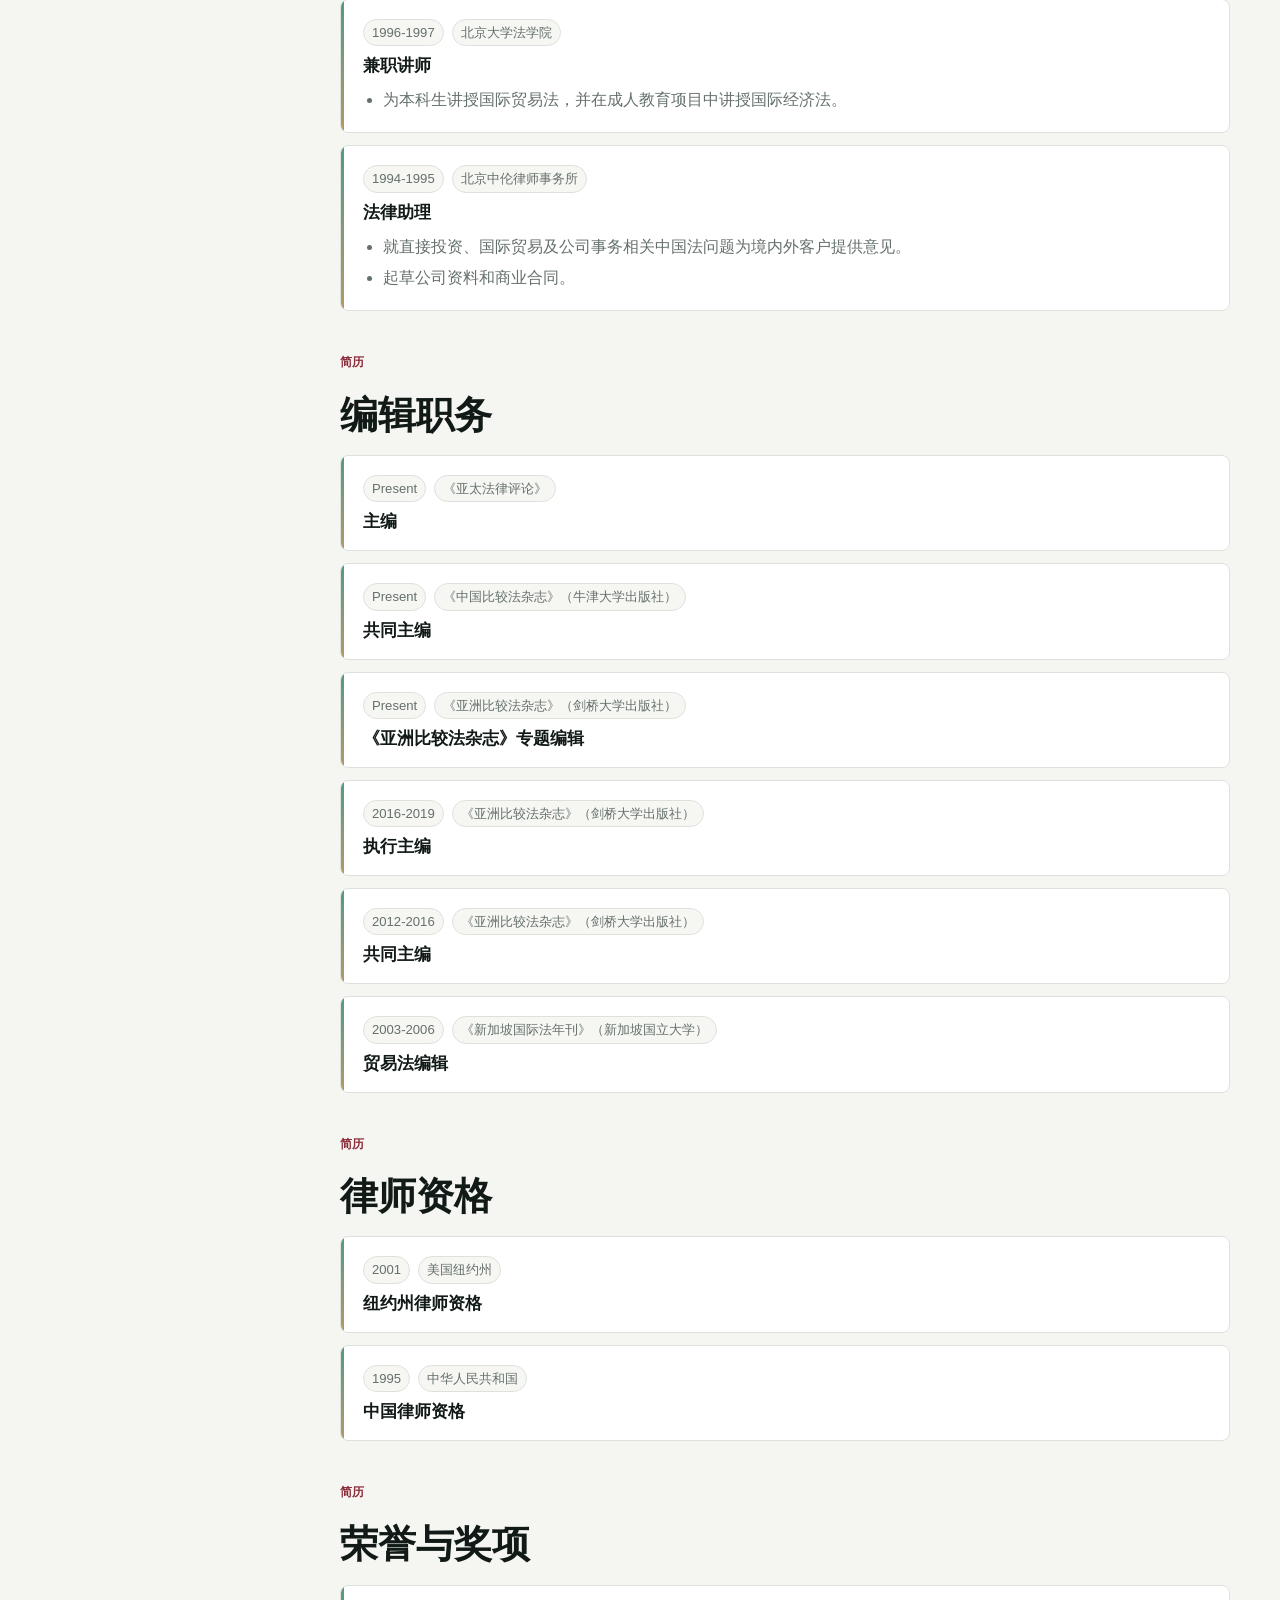
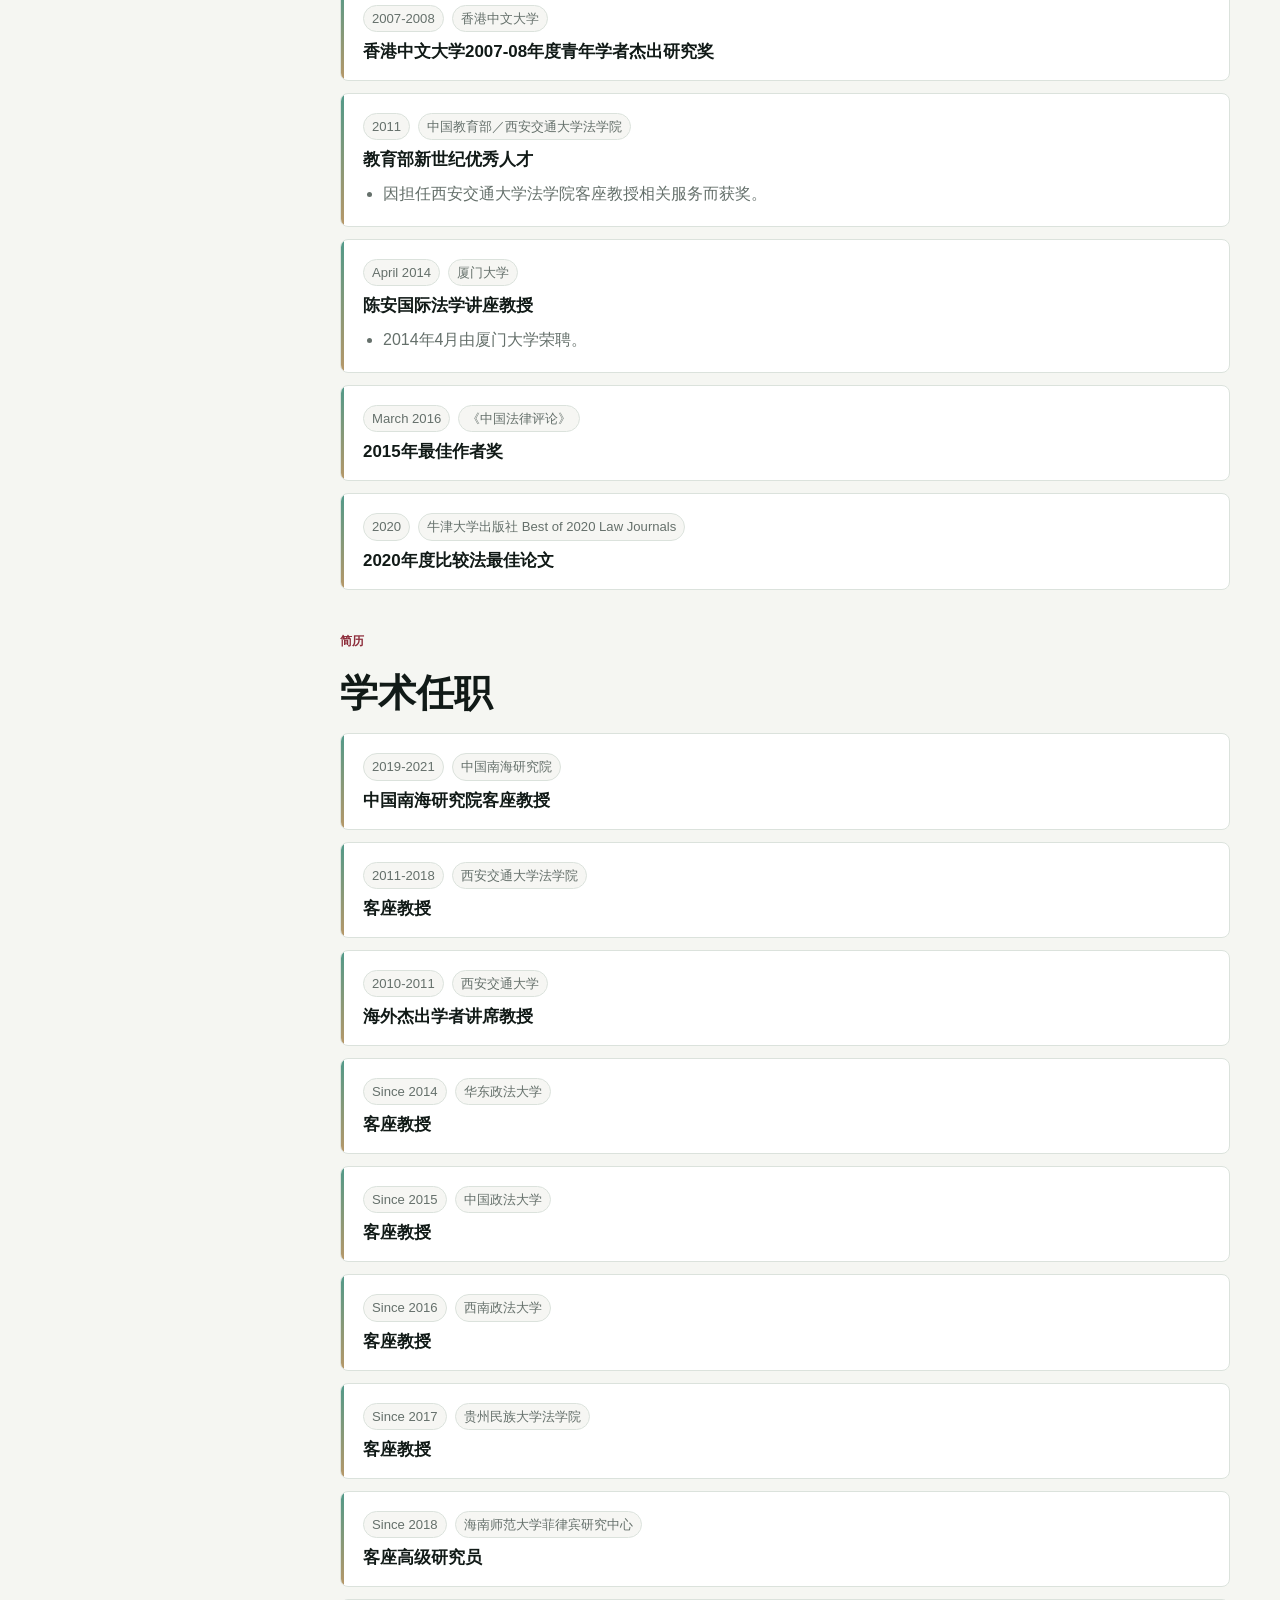
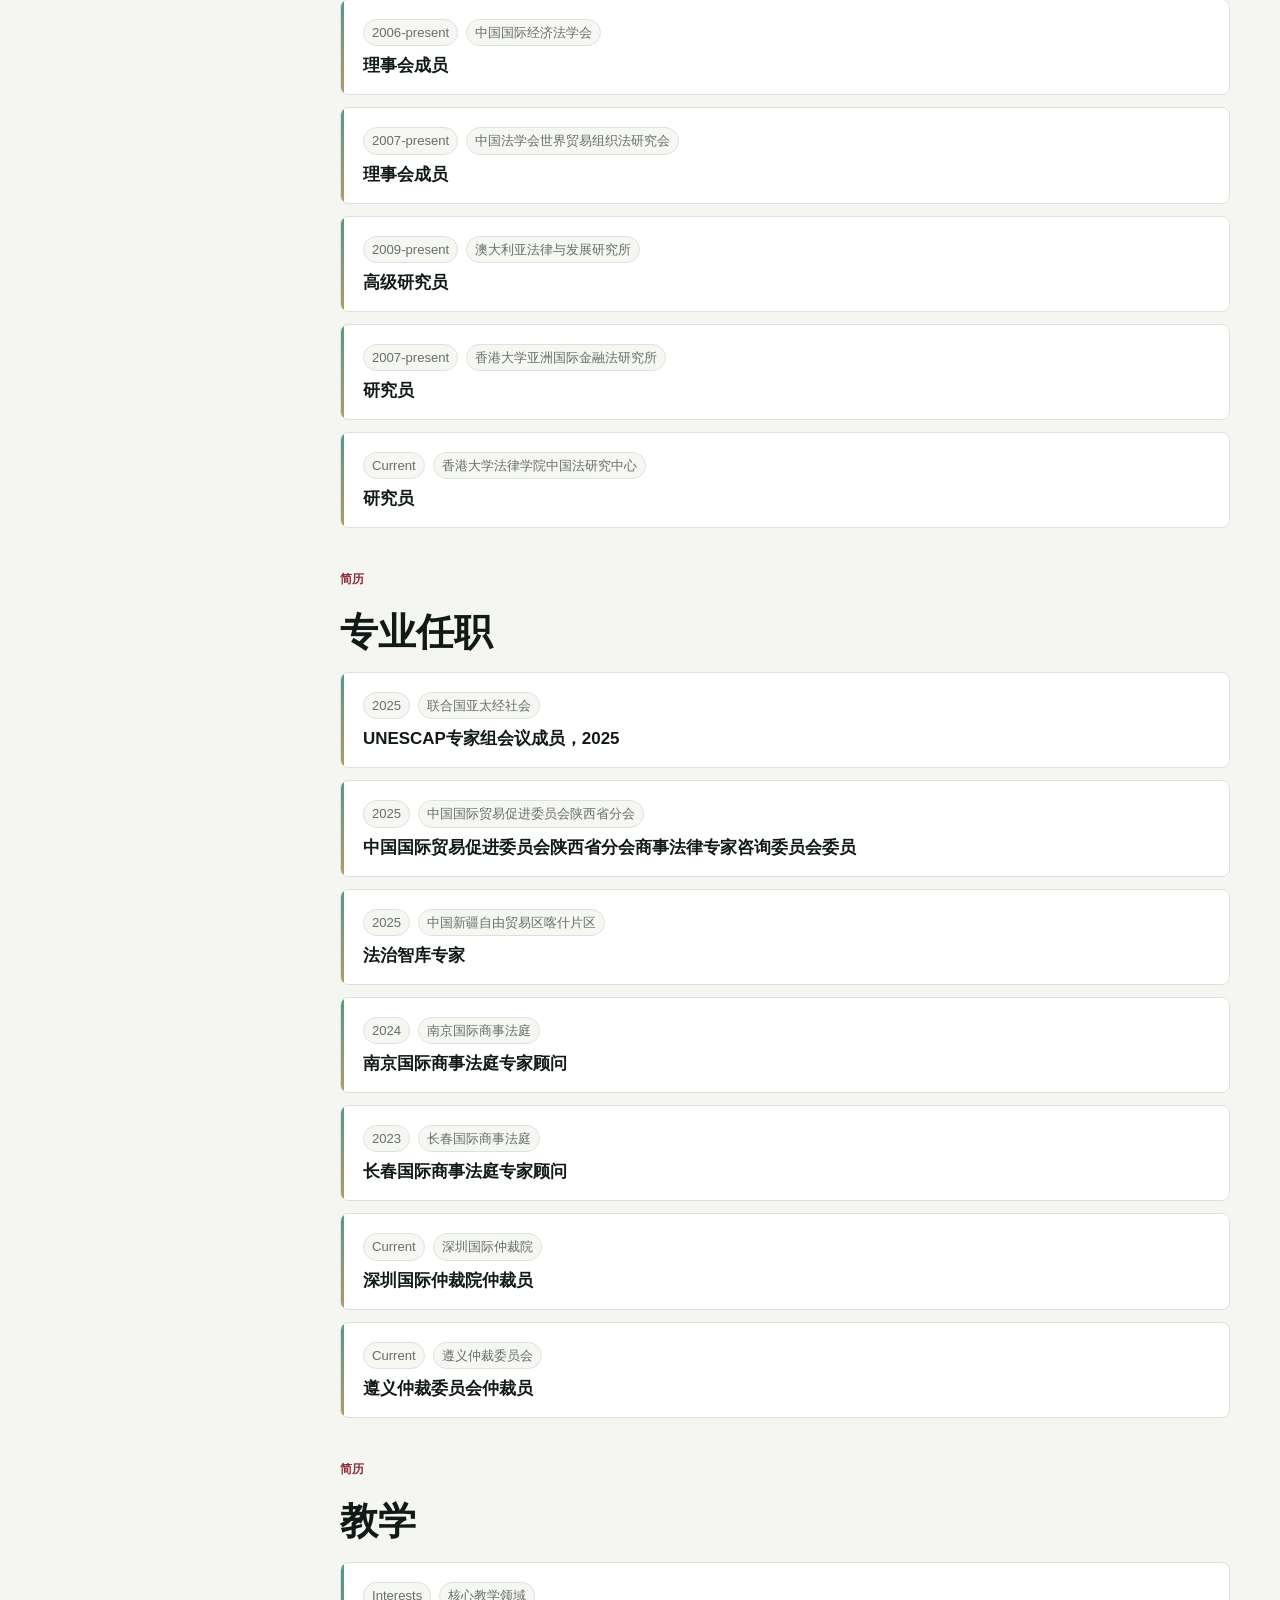
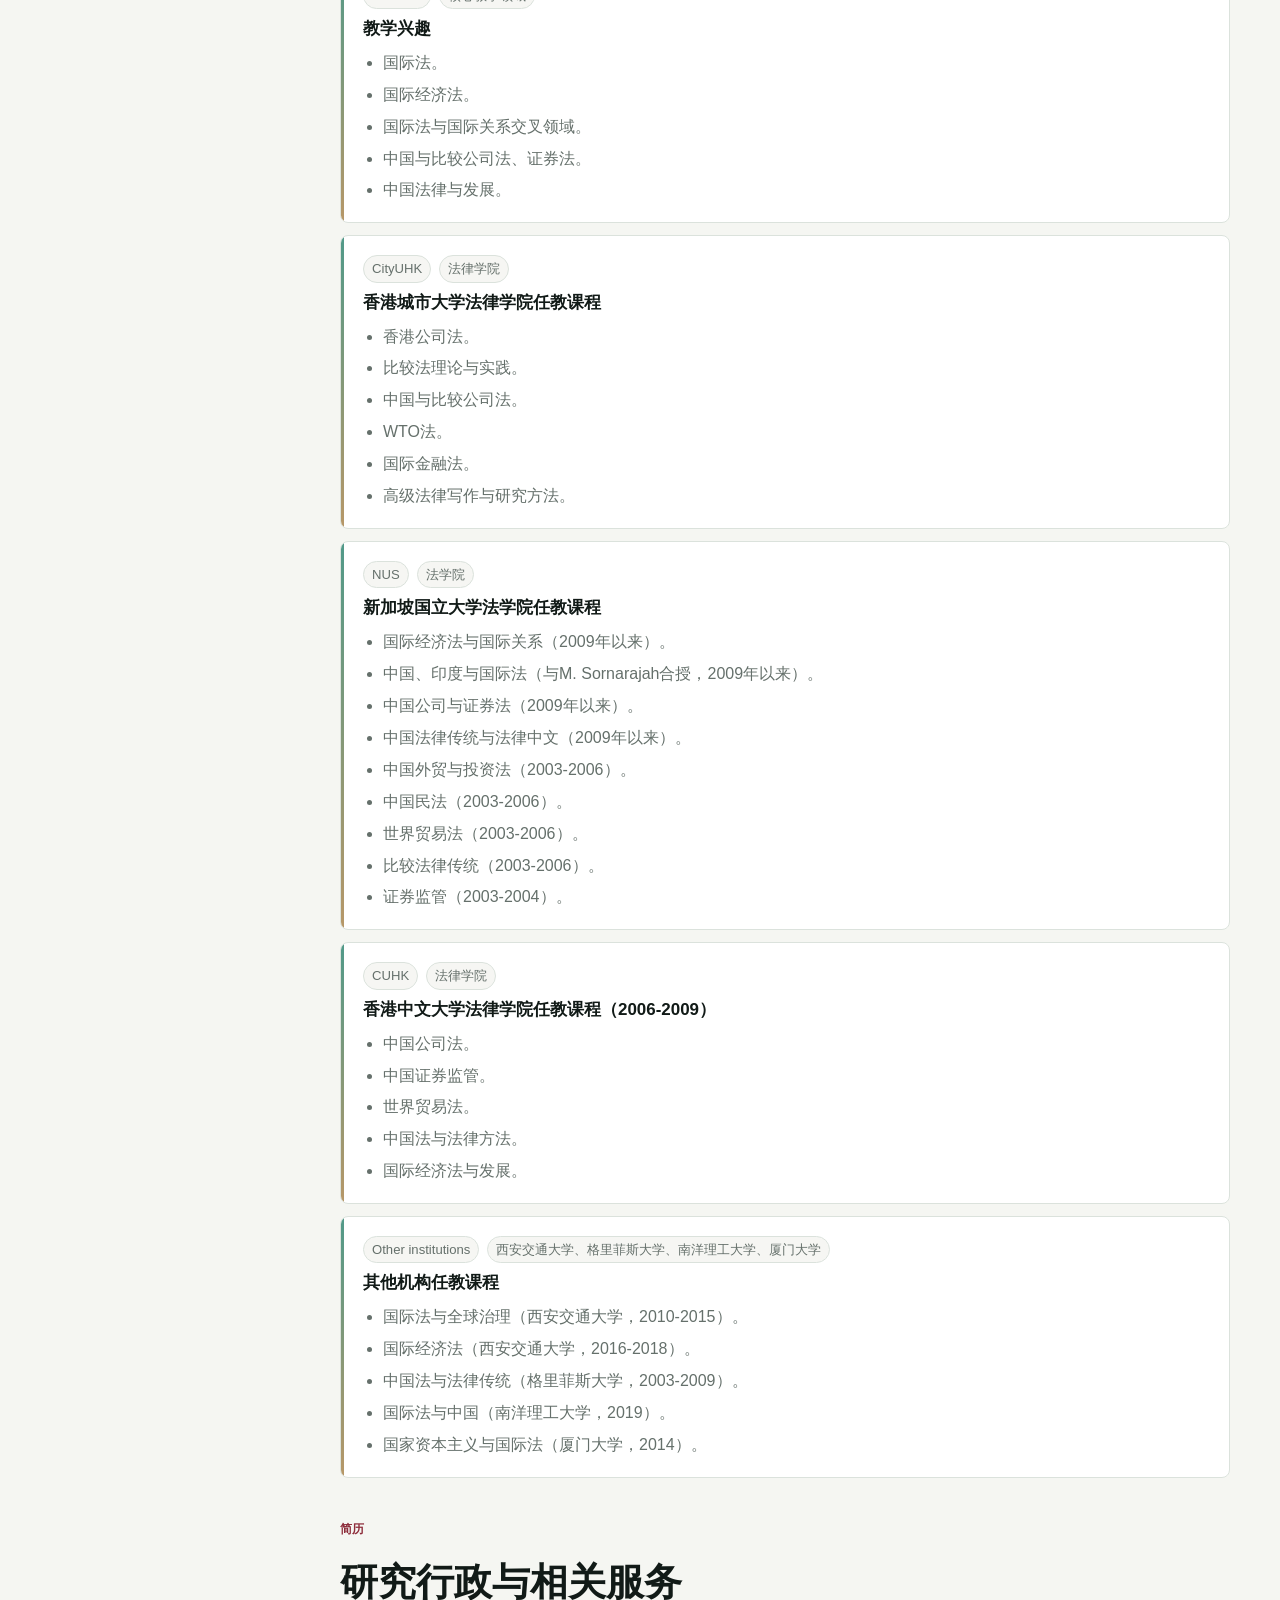
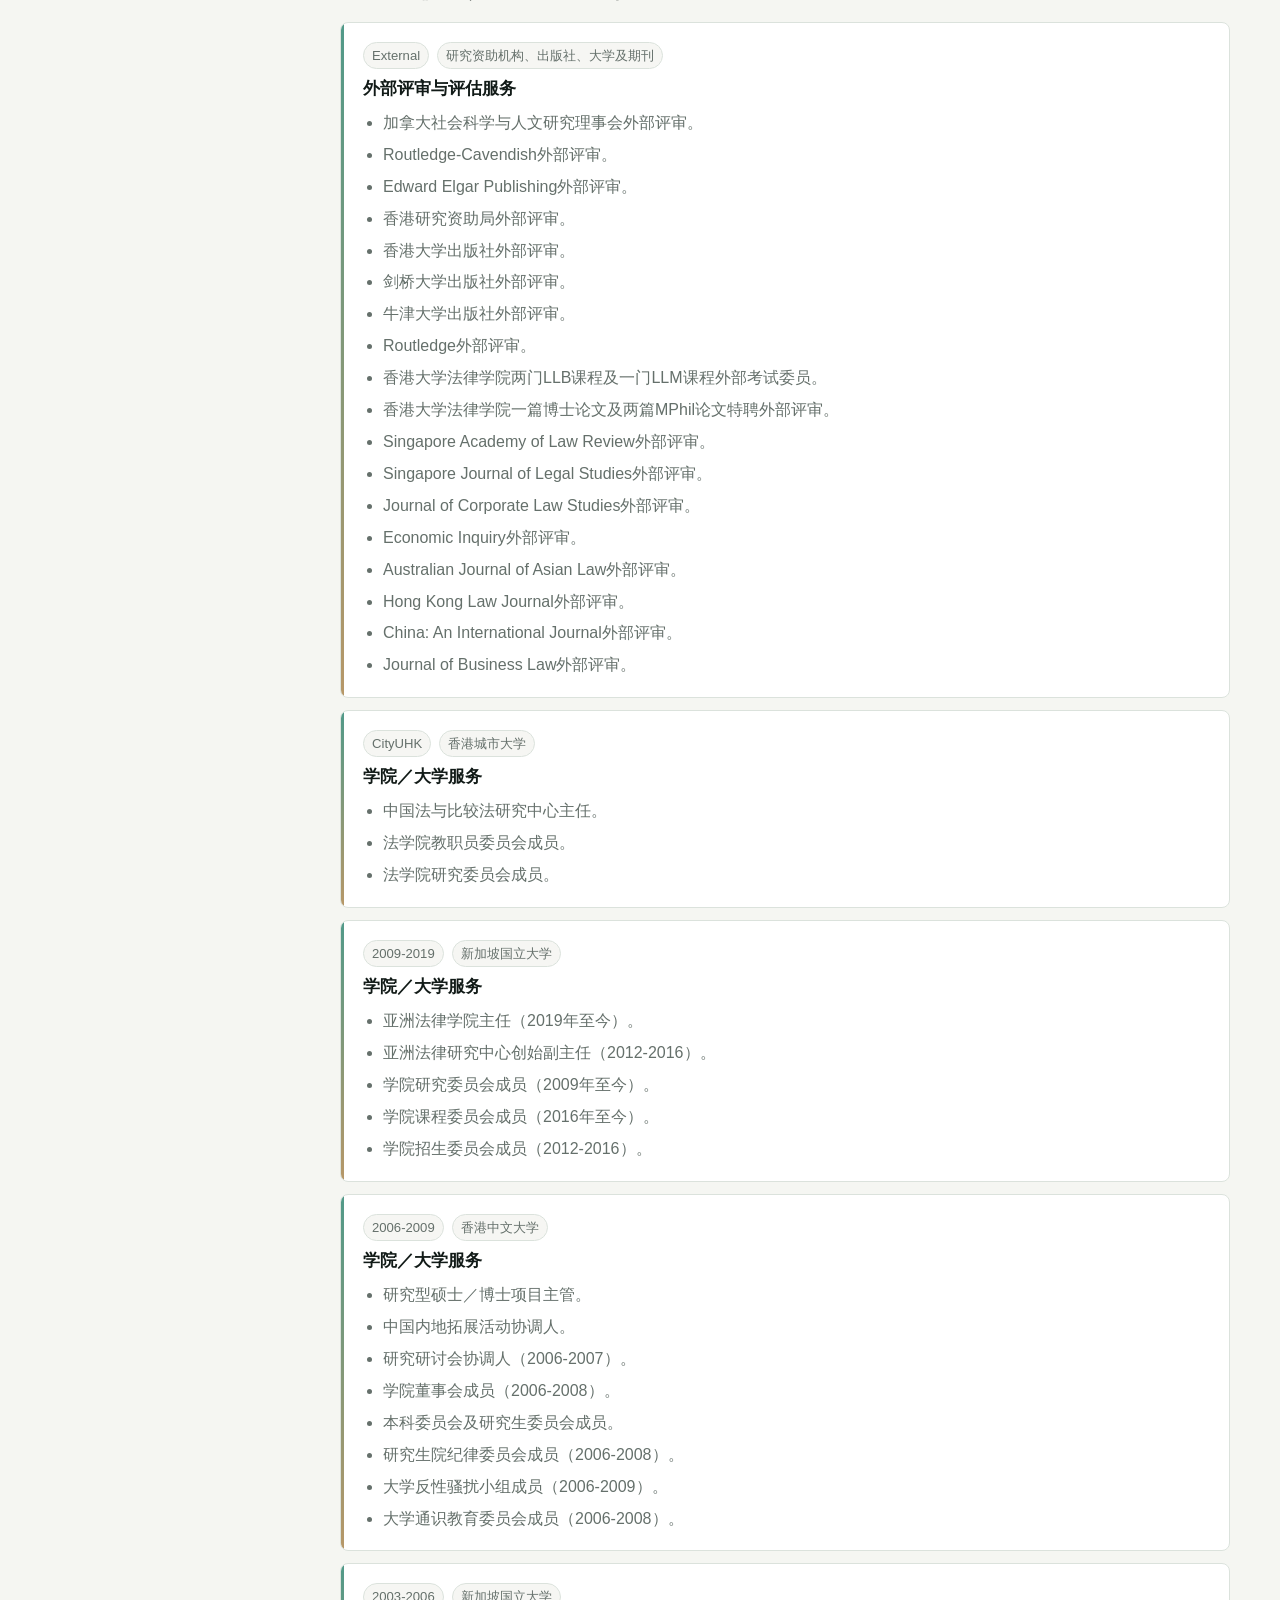
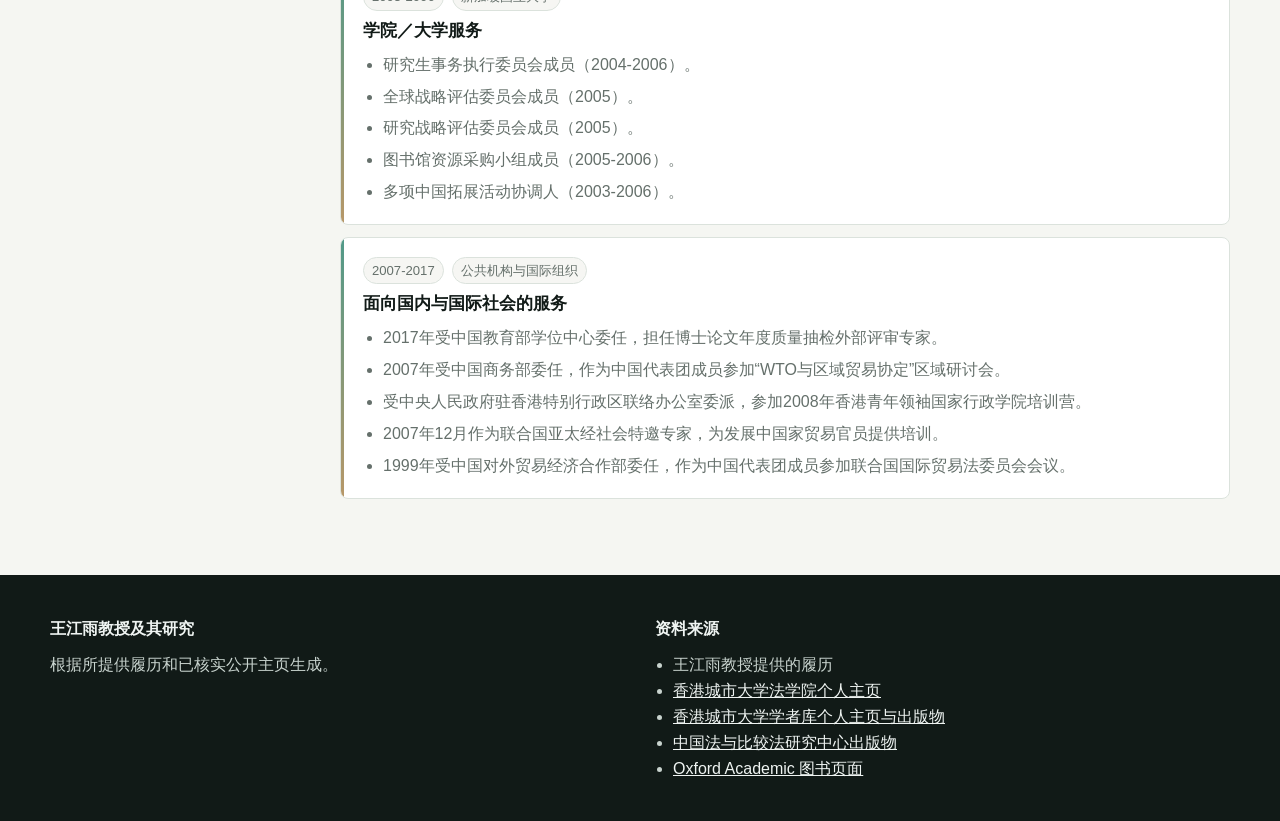
<file: zh/cv.html>
<!doctype html>
<html lang="zh-Hant">
<head>
  <meta charset="utf-8">
  <meta name="viewport" content="width=device-width, initial-scale=1">
  <title>简历 | 王江雨教授及其研究</title>
  <meta name="description" content="Curriculum vitae of Professor Wang Jiangyu">
  <meta name="theme-color" content="#f7f5ef">
  <link rel="stylesheet" href="../assets/site.css">
  <script defer src="../assets/site.js"></script>
</head>
<body>
  <a class="skip-link" href="#main">Skip to content</a>
  <header class="site-header">
    <div class="wrap header-inner">
      <a class="brand" href="index.html" aria-label="王江雨教授及其研究">
        <span class="brand-mark">WJY</span>
        <span>王江雨教授及其研究</span>
      </a>
      <nav aria-label="Primary navigation"><a class="" href="index.html">首页</a><a class="" href="publications.html">出版物</a><a class="" href="commentaries.html">时政评论</a><a class="" href="media.html">媒体评论</a><a class="" href="academic.html">学术活动</a><a class="active" href="cv.html">简历</a><a class="" href="../cv.html">English</a></nav>
    </div>
  </header>
  <main id="main">
  <section class="page-hero">
    <div class="wrap page-hero-inner">
      <p class="eyebrow">简历</p>
      <h1>简历</h1>
      <p class="lead">根据所提供简历及个人主页资料结构化整理。</p>
    </div>
  </section>
  <section class="section">
    <div class="wrap cv-layout">
      <nav class="cv-section-nav" aria-label="简历">
        <a href="#education">教育背景</a><a href="#work-experience">工作经历</a><a href="#editorial-membership">编辑职务</a><a href="#bar-qualifications">律师资格</a><a href="#honours-awards">荣誉与奖项</a><a href="#academic-appointments">学术任职</a><a href="#professional-appointments">专业任职</a><a href="#teaching">教学</a><a href="#research-administration-services">研究行政与相关服务</a>
      </nav>
      <div class="cv-sections">
        <section class="cv-section" id="education">
              <div class="section-heading compact">
                <p class="section-kicker">简历</p>
                <h2>教育背景</h2>
              </div>
              <div class="cv-item-list"><article class="cv-item">
    <div class="cv-meta">
      <span>2002-2003</span>
      <span>英国牛津大学圣安妮学院</span>
    </div>
    <h3>法理学硕士（M.Juris.）</h3>
    <ul><li>2004年获学位。</li><li>研究重点：国际法、英国及欧洲商法。</li></ul>
  </article><article class="cv-item">
    <div class="cv-meta">
      <span>2000-2003</span>
      <span>美国宾夕法尼亚大学法学院</span>
    </div>
    <h3>法律科学博士（S.J.D.）</h3>
    <ul><li>2003年获学位。</li><li>博士论文题目：U.S.-China Trade Relations: Law and Politics。</li></ul>
  </article><article class="cv-item">
    <div class="cv-meta">
      <span>1999-2000</span>
      <span>美国宾夕法尼亚大学法学院</span>
    </div>
    <h3>法学硕士（LL.M.）</h3>
    <ul><li>2000年获学位。</li><li>研究重点：公司法与证券法、国际贸易与投资监管（WTO）。</li></ul>
  </article><article class="cv-item">
    <div class="cv-meta">
      <span>1994-1997</span>
      <span>北京大学法学院</span>
    </div>
    <h3>法学硕士</h3>
    <ul><li>1997年获学位。</li><li>研究重点：国际经济法、比较商法。</li></ul>
  </article><article class="cv-item">
    <div class="cv-meta">
      <span>1990-1994</span>
      <span>中国政法大学</span>
    </div>
    <h3>法学学士</h3>
    <ul><li>1994年获学位。</li></ul>
  </article></div>
            </section><section class="cv-section" id="work-experience">
              <div class="section-heading compact">
                <p class="section-kicker">简历</p>
                <h2>工作经历</h2>
              </div>
              <div class="cv-item-list"><article class="cv-item">
    <div class="cv-meta">
      <span>2020-Present</span>
      <span>香港城市大学法律学院</span>
    </div>
    <h3>终身教职法学教授；中国法与比较法研究中心主任</h3>
    <ul><li>讲授公司法、比较法、国际经济法、国际金融法、高级法律研究方法及中国法等课程。</li><li>担任中国法与比较法研究中心主任。</li></ul>
  </article><article class="cv-item">
    <div class="cv-meta">
      <span>2009-2019</span>
      <span>新加坡国立大学法学院</span>
    </div>
    <h3>终身教职法学副教授</h3>
    <ul><li>讲授中国法律与发展、国际经济法、国际法与国际关系、中国、印度与国际法、中国公司与证券法、中国法律传统与法律中文等课程。</li><li>2011年获提名年度学院教学卓越奖。</li><li>2019年担任亚洲法律学院主任。</li><li>2012年至2016年担任亚洲法律研究中心副主任。</li></ul>
  </article><article class="cv-item">
    <div class="cv-meta">
      <span>2006-2009</span>
      <span>香港中文大学法律学院</span>
    </div>
    <h3>法学副教授</h3>
    <ul><li>由新加坡国立大学法学院借调任职。</li><li>讲授国际经济与贸易法、中国公司法、中国证券监管及中国法律制度。</li><li>获香港中文大学2007年青年学者杰出研究奖。</li><li>担任MPhil/PhD项目主管。</li></ul>
  </article><article class="cv-item">
    <div class="cv-meta">
      <span>2003-2006</span>
      <span>新加坡国立大学法学院</span>
    </div>
    <h3>法学助理教授</h3>
    <ul><li>讲授国际贸易法、中国法、证券监管及比较法律传统。</li></ul>
  </article><article class="cv-item">
    <div class="cv-meta">
      <span>2004-2009</span>
      <span>澳大利亚格里菲斯大学法学院</span>
    </div>
    <h3>兼职高级讲师</h3>
    <ul><li>讲授“中国法律制度与法律传统导论”密集课程。</li></ul>
  </article><article class="cv-item">
    <div class="cv-meta">
      <span>2002</span>
      <span>美国费城 Hwang &amp; Associates, P.C.</span>
    </div>
    <h3>兼职顾问律师</h3>
    <ul><li>就中国相关业务为律所提供意见。</li><li>为律所制定中国业务发展计划。</li></ul>
  </article><article class="cv-item">
    <div class="cv-meta">
      <span>1997-1999</span>
      <span>中国银行总行法律部</span>
    </div>
    <h3>法律部律师</h3>
    <ul><li>为商业贷款、银团贷款、国际贸易融资及商业诉讼事务提供法律服务。</li><li>参与并主导包括与IBM在线支付系统、与路透金融信息服务项目在内的商业谈判和项目。</li><li>为中国银行设立首个共同基金业务提供法律意见。</li><li>领导法律部电子银行法律问题研究工作组。</li><li>代表中国银行在最高人民法院及其他法院处理案件。</li><li>获任中国代表团专家成员，参加1998年联合国国际贸易法委员会第三十届会议。</li></ul>
  </article><article class="cv-item">
    <div class="cv-meta">
      <span>1997-1999</span>
      <span>中国女子学院法学院</span>
    </div>
    <h3>兼职讲师</h3>
    <ul><li>为本科生讲授国际贸易法和合同法。</li><li>设计国际贸易法课程结构。</li></ul>
  </article><article class="cv-item">
    <div class="cv-meta">
      <span>1996-1997</span>
      <span>北京大学法学院</span>
    </div>
    <h3>兼职讲师</h3>
    <ul><li>为本科生讲授国际贸易法，并在成人教育项目中讲授国际经济法。</li></ul>
  </article><article class="cv-item">
    <div class="cv-meta">
      <span>1994-1995</span>
      <span>北京中伦律师事务所</span>
    </div>
    <h3>法律助理</h3>
    <ul><li>就直接投资、国际贸易及公司事务相关中国法问题为境内外客户提供意见。</li><li>起草公司资料和商业合同。</li></ul>
  </article></div>
            </section><section class="cv-section" id="editorial-membership">
              <div class="section-heading compact">
                <p class="section-kicker">简历</p>
                <h2>编辑职务</h2>
              </div>
              <div class="cv-item-list"><article class="cv-item">
    <div class="cv-meta">
      <span>Present</span>
      <span>《亚太法律评论》</span>
    </div>
    <h3>主编</h3>
  </article><article class="cv-item">
    <div class="cv-meta">
      <span>Present</span>
      <span>《中国比较法杂志》（牛津大学出版社）</span>
    </div>
    <h3>共同主编</h3>
  </article><article class="cv-item">
    <div class="cv-meta">
      <span>Present</span>
      <span>《亚洲比较法杂志》（剑桥大学出版社）</span>
    </div>
    <h3>《亚洲比较法杂志》专题编辑</h3>
  </article><article class="cv-item">
    <div class="cv-meta">
      <span>2016-2019</span>
      <span>《亚洲比较法杂志》（剑桥大学出版社）</span>
    </div>
    <h3>执行主编</h3>
  </article><article class="cv-item">
    <div class="cv-meta">
      <span>2012-2016</span>
      <span>《亚洲比较法杂志》（剑桥大学出版社）</span>
    </div>
    <h3>共同主编</h3>
  </article><article class="cv-item">
    <div class="cv-meta">
      <span>2003-2006</span>
      <span>《新加坡国际法年刊》（新加坡国立大学）</span>
    </div>
    <h3>贸易法编辑</h3>
  </article></div>
            </section><section class="cv-section" id="bar-qualifications">
              <div class="section-heading compact">
                <p class="section-kicker">简历</p>
                <h2>律师资格</h2>
              </div>
              <div class="cv-item-list"><article class="cv-item">
    <div class="cv-meta">
      <span>2001</span>
      <span>美国纽约州</span>
    </div>
    <h3>纽约州律师资格</h3>
  </article><article class="cv-item">
    <div class="cv-meta">
      <span>1995</span>
      <span>中华人民共和国</span>
    </div>
    <h3>中国律师资格</h3>
  </article></div>
            </section><section class="cv-section" id="honours-awards">
              <div class="section-heading compact">
                <p class="section-kicker">简历</p>
                <h2>荣誉与奖项</h2>
              </div>
              <div class="cv-item-list"><article class="cv-item">
    <div class="cv-meta">
      <span>2007-2008</span>
      <span>香港中文大学</span>
    </div>
    <h3>香港中文大学2007-08年度青年学者杰出研究奖</h3>
  </article><article class="cv-item">
    <div class="cv-meta">
      <span>2011</span>
      <span>中国教育部／西安交通大学法学院</span>
    </div>
    <h3>教育部新世纪优秀人才</h3>
    <ul><li>因担任西安交通大学法学院客座教授相关服务而获奖。</li></ul>
  </article><article class="cv-item">
    <div class="cv-meta">
      <span>April 2014</span>
      <span>厦门大学</span>
    </div>
    <h3>陈安国际法学讲座教授</h3>
    <ul><li>2014年4月由厦门大学荣聘。</li></ul>
  </article><article class="cv-item">
    <div class="cv-meta">
      <span>March 2016</span>
      <span>《中国法律评论》</span>
    </div>
    <h3>2015年最佳作者奖</h3>
  </article><article class="cv-item">
    <div class="cv-meta">
      <span>2020</span>
      <span>牛津大学出版社 Best of 2020 Law Journals</span>
    </div>
    <h3>2020年度比较法最佳论文</h3>
  </article></div>
            </section><section class="cv-section" id="academic-appointments">
              <div class="section-heading compact">
                <p class="section-kicker">简历</p>
                <h2>学术任职</h2>
              </div>
              <div class="cv-item-list"><article class="cv-item">
    <div class="cv-meta">
      <span>2019-2021</span>
      <span>中国南海研究院</span>
    </div>
    <h3>中国南海研究院客座教授</h3>
  </article><article class="cv-item">
    <div class="cv-meta">
      <span>2011-2018</span>
      <span>西安交通大学法学院</span>
    </div>
    <h3>客座教授</h3>
  </article><article class="cv-item">
    <div class="cv-meta">
      <span>2010-2011</span>
      <span>西安交通大学</span>
    </div>
    <h3>海外杰出学者讲席教授</h3>
  </article><article class="cv-item">
    <div class="cv-meta">
      <span>Since 2014</span>
      <span>华东政法大学</span>
    </div>
    <h3>客座教授</h3>
  </article><article class="cv-item">
    <div class="cv-meta">
      <span>Since 2015</span>
      <span>中国政法大学</span>
    </div>
    <h3>客座教授</h3>
  </article><article class="cv-item">
    <div class="cv-meta">
      <span>Since 2016</span>
      <span>西南政法大学</span>
    </div>
    <h3>客座教授</h3>
  </article><article class="cv-item">
    <div class="cv-meta">
      <span>Since 2017</span>
      <span>贵州民族大学法学院</span>
    </div>
    <h3>客座教授</h3>
  </article><article class="cv-item">
    <div class="cv-meta">
      <span>Since 2018</span>
      <span>海南师范大学菲律宾研究中心</span>
    </div>
    <h3>客座高级研究员</h3>
  </article><article class="cv-item">
    <div class="cv-meta">
      <span>2006-present</span>
      <span>中国国际经济法学会</span>
    </div>
    <h3>理事会成员</h3>
  </article><article class="cv-item">
    <div class="cv-meta">
      <span>2007-present</span>
      <span>中国法学会世界贸易组织法研究会</span>
    </div>
    <h3>理事会成员</h3>
  </article><article class="cv-item">
    <div class="cv-meta">
      <span>2009-present</span>
      <span>澳大利亚法律与发展研究所</span>
    </div>
    <h3>高级研究员</h3>
  </article><article class="cv-item">
    <div class="cv-meta">
      <span>2007-present</span>
      <span>香港大学亚洲国际金融法研究所</span>
    </div>
    <h3>研究员</h3>
  </article><article class="cv-item">
    <div class="cv-meta">
      <span>Current</span>
      <span>香港大学法律学院中国法研究中心</span>
    </div>
    <h3>研究员</h3>
  </article></div>
            </section><section class="cv-section" id="professional-appointments">
              <div class="section-heading compact">
                <p class="section-kicker">简历</p>
                <h2>专业任职</h2>
              </div>
              <div class="cv-item-list"><article class="cv-item">
    <div class="cv-meta">
      <span>2025</span>
      <span>联合国亚太经社会</span>
    </div>
    <h3>UNESCAP专家组会议成员，2025</h3>
  </article><article class="cv-item">
    <div class="cv-meta">
      <span>2025</span>
      <span>中国国际贸易促进委员会陕西省分会</span>
    </div>
    <h3>中国国际贸易促进委员会陕西省分会商事法律专家咨询委员会委员</h3>
  </article><article class="cv-item">
    <div class="cv-meta">
      <span>2025</span>
      <span>中国新疆自由贸易区喀什片区</span>
    </div>
    <h3>法治智库专家</h3>
  </article><article class="cv-item">
    <div class="cv-meta">
      <span>2024</span>
      <span>南京国际商事法庭</span>
    </div>
    <h3>南京国际商事法庭专家顾问</h3>
  </article><article class="cv-item">
    <div class="cv-meta">
      <span>2023</span>
      <span>长春国际商事法庭</span>
    </div>
    <h3>长春国际商事法庭专家顾问</h3>
  </article><article class="cv-item">
    <div class="cv-meta">
      <span>Current</span>
      <span>深圳国际仲裁院</span>
    </div>
    <h3>深圳国际仲裁院仲裁员</h3>
  </article><article class="cv-item">
    <div class="cv-meta">
      <span>Current</span>
      <span>遵义仲裁委员会</span>
    </div>
    <h3>遵义仲裁委员会仲裁员</h3>
  </article></div>
            </section><section class="cv-section" id="teaching">
              <div class="section-heading compact">
                <p class="section-kicker">简历</p>
                <h2>教学</h2>
              </div>
              <div class="cv-item-list"><article class="cv-item">
    <div class="cv-meta">
      <span>Interests</span>
      <span>核心教学领域</span>
    </div>
    <h3>教学兴趣</h3>
    <ul><li>国际法。</li><li>国际经济法。</li><li>国际法与国际关系交叉领域。</li><li>中国与比较公司法、证券法。</li><li>中国法律与发展。</li></ul>
  </article><article class="cv-item">
    <div class="cv-meta">
      <span>CityUHK</span>
      <span>法律学院</span>
    </div>
    <h3>香港城市大学法律学院任教课程</h3>
    <ul><li>香港公司法。</li><li>比较法理论与实践。</li><li>中国与比较公司法。</li><li>WTO法。</li><li>国际金融法。</li><li>高级法律写作与研究方法。</li></ul>
  </article><article class="cv-item">
    <div class="cv-meta">
      <span>NUS</span>
      <span>法学院</span>
    </div>
    <h3>新加坡国立大学法学院任教课程</h3>
    <ul><li>国际经济法与国际关系（2009年以来）。</li><li>中国、印度与国际法（与M. Sornarajah合授，2009年以来）。</li><li>中国公司与证券法（2009年以来）。</li><li>中国法律传统与法律中文（2009年以来）。</li><li>中国外贸与投资法（2003-2006）。</li><li>中国民法（2003-2006）。</li><li>世界贸易法（2003-2006）。</li><li>比较法律传统（2003-2006）。</li><li>证券监管（2003-2004）。</li></ul>
  </article><article class="cv-item">
    <div class="cv-meta">
      <span>CUHK</span>
      <span>法律学院</span>
    </div>
    <h3>香港中文大学法律学院任教课程（2006-2009）</h3>
    <ul><li>中国公司法。</li><li>中国证券监管。</li><li>世界贸易法。</li><li>中国法与法律方法。</li><li>国际经济法与发展。</li></ul>
  </article><article class="cv-item">
    <div class="cv-meta">
      <span>Other institutions</span>
      <span>西安交通大学、格里菲斯大学、南洋理工大学、厦门大学</span>
    </div>
    <h3>其他机构任教课程</h3>
    <ul><li>国际法与全球治理（西安交通大学，2010-2015）。</li><li>国际经济法（西安交通大学，2016-2018）。</li><li>中国法与法律传统（格里菲斯大学，2003-2009）。</li><li>国际法与中国（南洋理工大学，2019）。</li><li>国家资本主义与国际法（厦门大学，2014）。</li></ul>
  </article></div>
            </section><section class="cv-section" id="research-administration-services">
              <div class="section-heading compact">
                <p class="section-kicker">简历</p>
                <h2>研究行政与相关服务</h2>
              </div>
              <div class="cv-item-list"><article class="cv-item">
    <div class="cv-meta">
      <span>External</span>
      <span>研究资助机构、出版社、大学及期刊</span>
    </div>
    <h3>外部评审与评估服务</h3>
    <ul><li>加拿大社会科学与人文研究理事会外部评审。</li><li>Routledge-Cavendish外部评审。</li><li>Edward Elgar Publishing外部评审。</li><li>香港研究资助局外部评审。</li><li>香港大学出版社外部评审。</li><li>剑桥大学出版社外部评审。</li><li>牛津大学出版社外部评审。</li><li>Routledge外部评审。</li><li>香港大学法律学院两门LLB课程及一门LLM课程外部考试委员。</li><li>香港大学法律学院一篇博士论文及两篇MPhil论文特聘外部评审。</li><li>Singapore Academy of Law Review外部评审。</li><li>Singapore Journal of Legal Studies外部评审。</li><li>Journal of Corporate Law Studies外部评审。</li><li>Economic Inquiry外部评审。</li><li>Australian Journal of Asian Law外部评审。</li><li>Hong Kong Law Journal外部评审。</li><li>China: An International Journal外部评审。</li><li>Journal of Business Law外部评审。</li></ul>
  </article><article class="cv-item">
    <div class="cv-meta">
      <span>CityUHK</span>
      <span>香港城市大学</span>
    </div>
    <h3>学院／大学服务</h3>
    <ul><li>中国法与比较法研究中心主任。</li><li>法学院教职员委员会成员。</li><li>法学院研究委员会成员。</li></ul>
  </article><article class="cv-item">
    <div class="cv-meta">
      <span>2009-2019</span>
      <span>新加坡国立大学</span>
    </div>
    <h3>学院／大学服务</h3>
    <ul><li>亚洲法律学院主任（2019年至今）。</li><li>亚洲法律研究中心创始副主任（2012-2016）。</li><li>学院研究委员会成员（2009年至今）。</li><li>学院课程委员会成员（2016年至今）。</li><li>学院招生委员会成员（2012-2016）。</li></ul>
  </article><article class="cv-item">
    <div class="cv-meta">
      <span>2006-2009</span>
      <span>香港中文大学</span>
    </div>
    <h3>学院／大学服务</h3>
    <ul><li>研究型硕士／博士项目主管。</li><li>中国内地拓展活动协调人。</li><li>研究研讨会协调人（2006-2007）。</li><li>学院董事会成员（2006-2008）。</li><li>本科委员会及研究生委员会成员。</li><li>研究生院纪律委员会成员（2006-2008）。</li><li>大学反性骚扰小组成员（2006-2009）。</li><li>大学通识教育委员会成员（2006-2008）。</li></ul>
  </article><article class="cv-item">
    <div class="cv-meta">
      <span>2003-2006</span>
      <span>新加坡国立大学</span>
    </div>
    <h3>学院／大学服务</h3>
    <ul><li>研究生事务执行委员会成员（2004-2006）。</li><li>全球战略评估委员会成员（2005）。</li><li>研究战略评估委员会成员（2005）。</li><li>图书馆资源采购小组成员（2005-2006）。</li><li>多项中国拓展活动协调人（2003-2006）。</li></ul>
  </article><article class="cv-item">
    <div class="cv-meta">
      <span>2007-2017</span>
      <span>公共机构与国际组织</span>
    </div>
    <h3>面向国内与国际社会的服务</h3>
    <ul><li>2017年受中国教育部学位中心委任，担任博士论文年度质量抽检外部评审专家。</li><li>2007年受中国商务部委任，作为中国代表团成员参加“WTO与区域贸易协定”区域研讨会。</li><li>受中央人民政府驻香港特别行政区联络办公室委派，参加2008年香港青年领袖国家行政学院培训营。</li><li>2007年12月作为联合国亚太经社会特邀专家，为发展中国家贸易官员提供培训。</li><li>1999年受中国对外贸易经济合作部委任，作为中国代表团成员参加联合国国际贸易法委员会会议。</li></ul>
  </article></div>
            </section>
      </div>
    </div>
  </section></main>
  <footer class="site-footer">
    <div class="wrap footer-grid">
      <div>
        <strong>王江雨教授及其研究</strong>
        <p>根据所提供履历和已核实公开主页生成。</p>
      </div>
      <div>
        <strong>资料来源</strong>
        <ul>
          <li>王江雨教授提供的履历</li><li><a href="https://www.cityu.edu.hk/slw/about-the-school/our-people/professor/professor-wang-jiangyu">香港城市大学法学院个人主页</a></li><li><a href="https://scholars.cityu.edu.hk/en/persons/jwang623">香港城市大学学者库个人主页与出版物</a></li><li><a href="https://www.cityu.edu.hk/slw/cccl/publications.html">中国法与比较法研究中心出版物</a></li><li><a href="https://academic.oup.com/book/62589">Oxford Academic 图书页面</a></li>
        </ul>
      </div>
    </div>
  </footer>
</body>
</html>
</file>
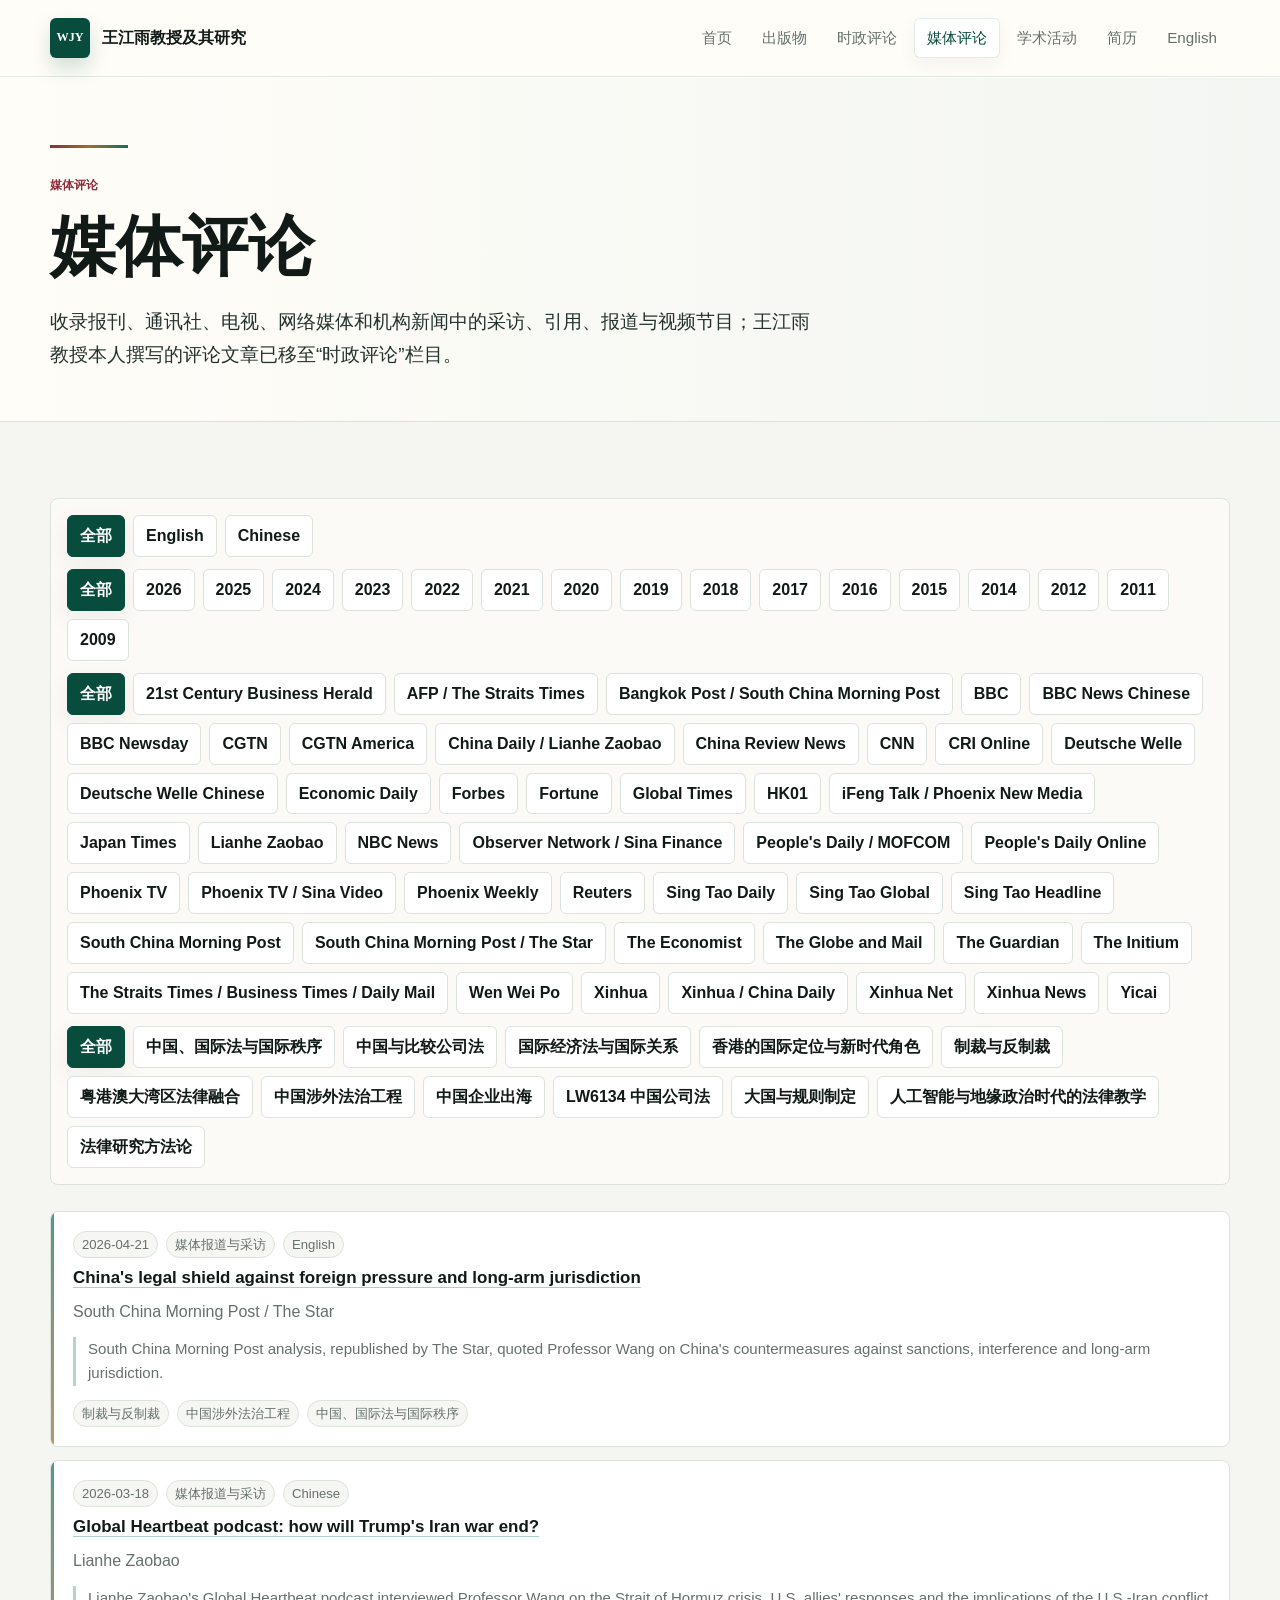
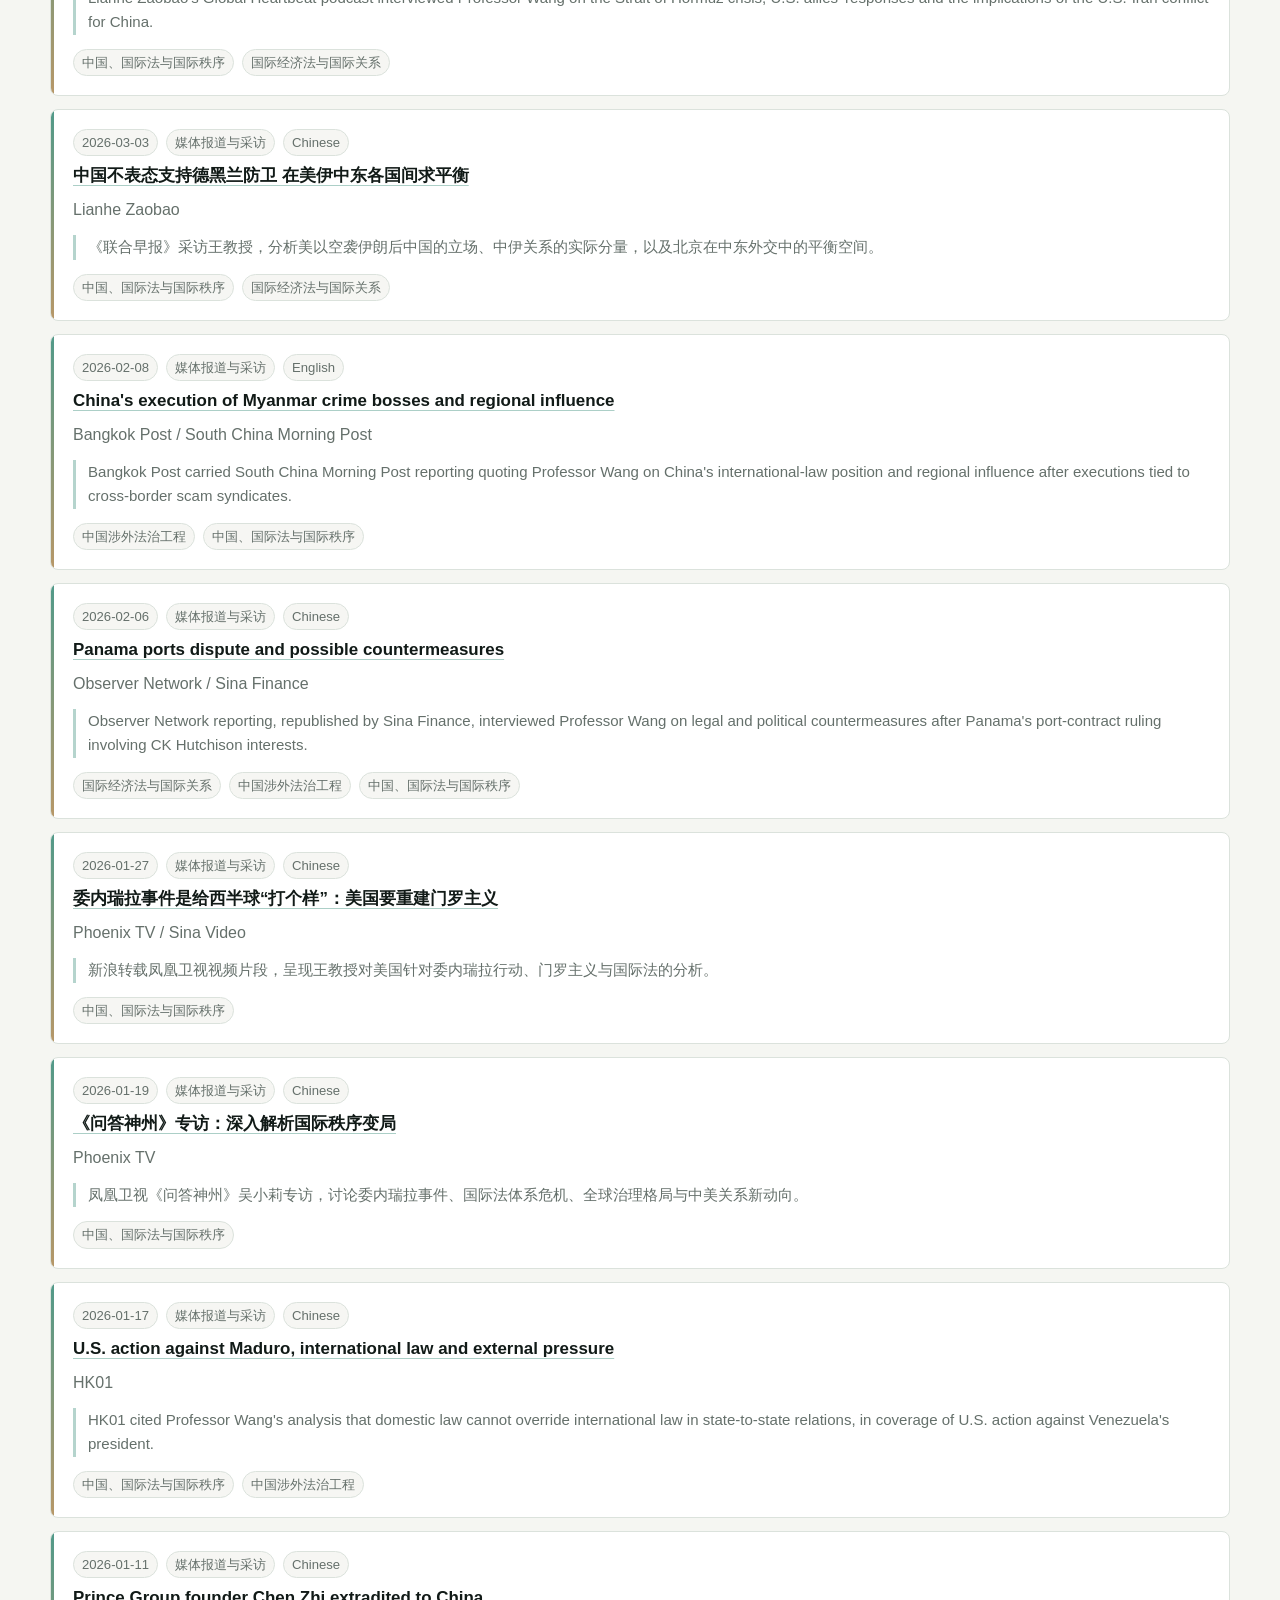
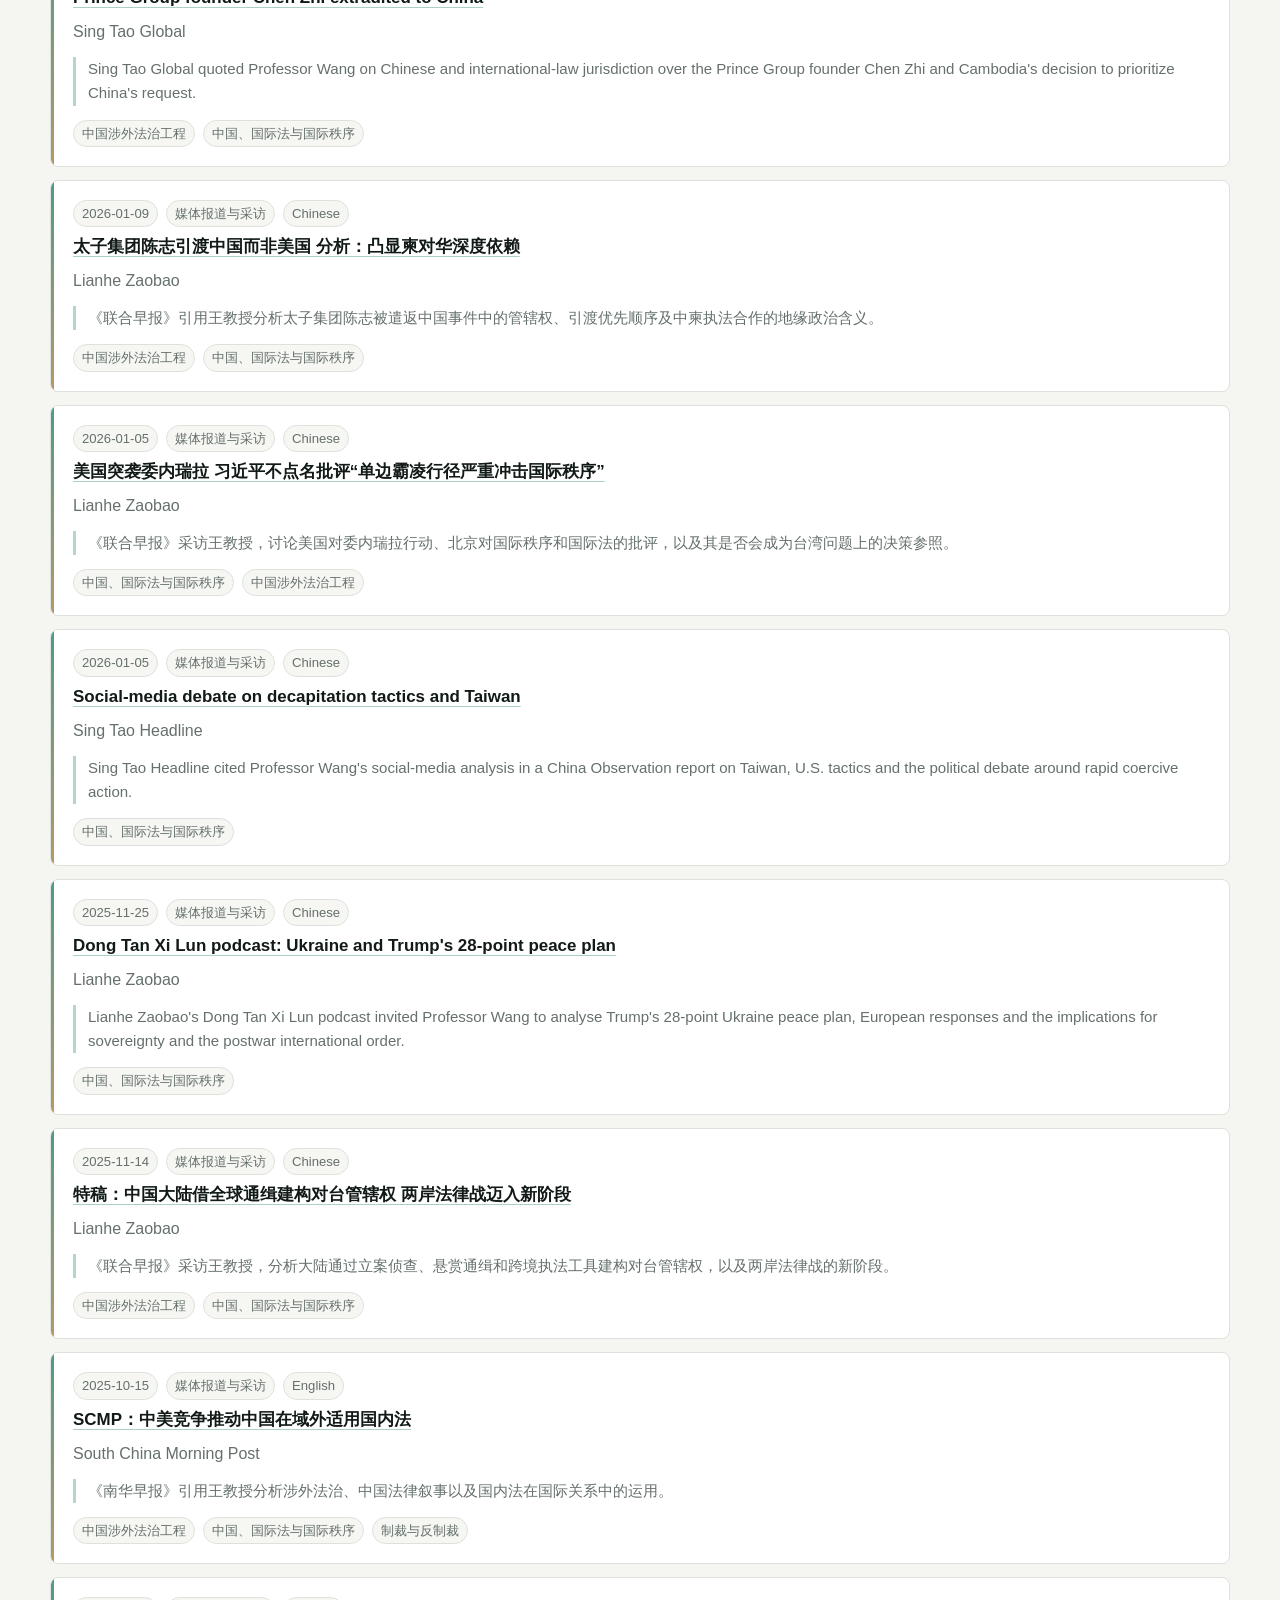
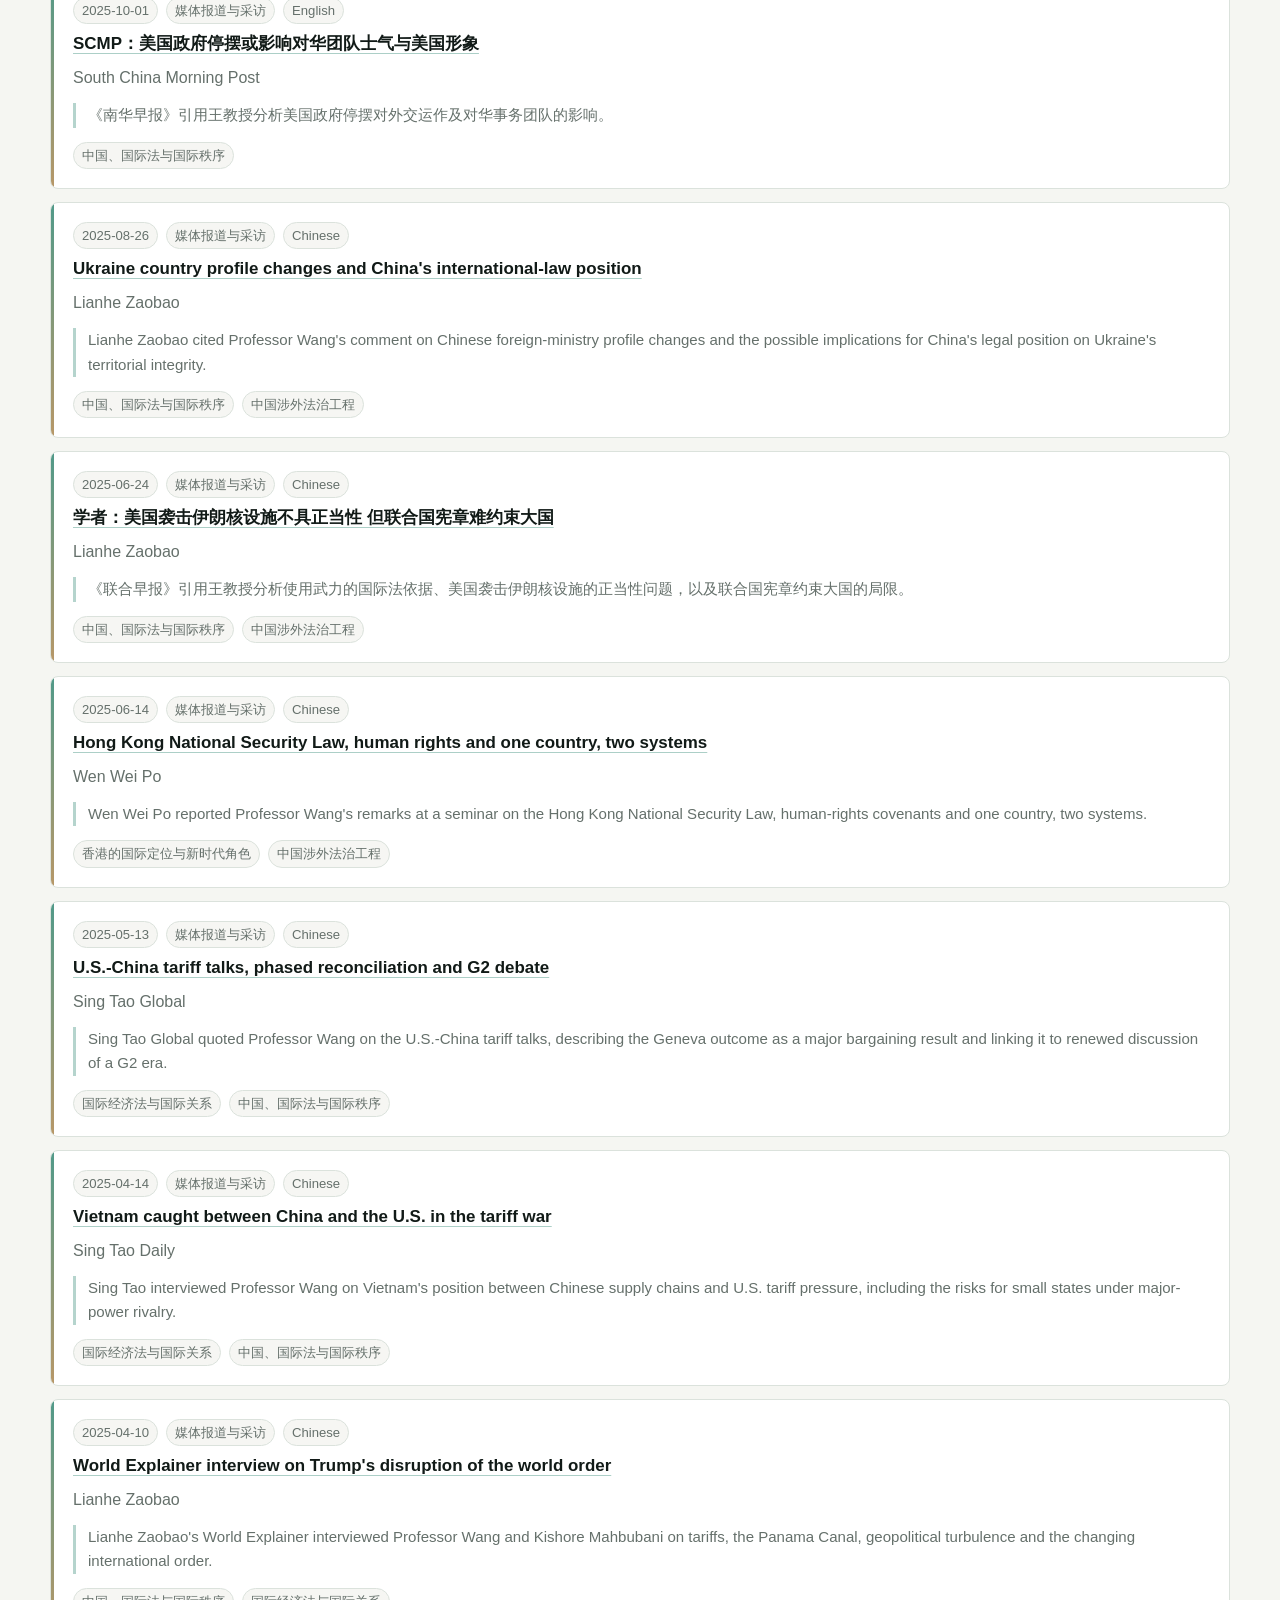
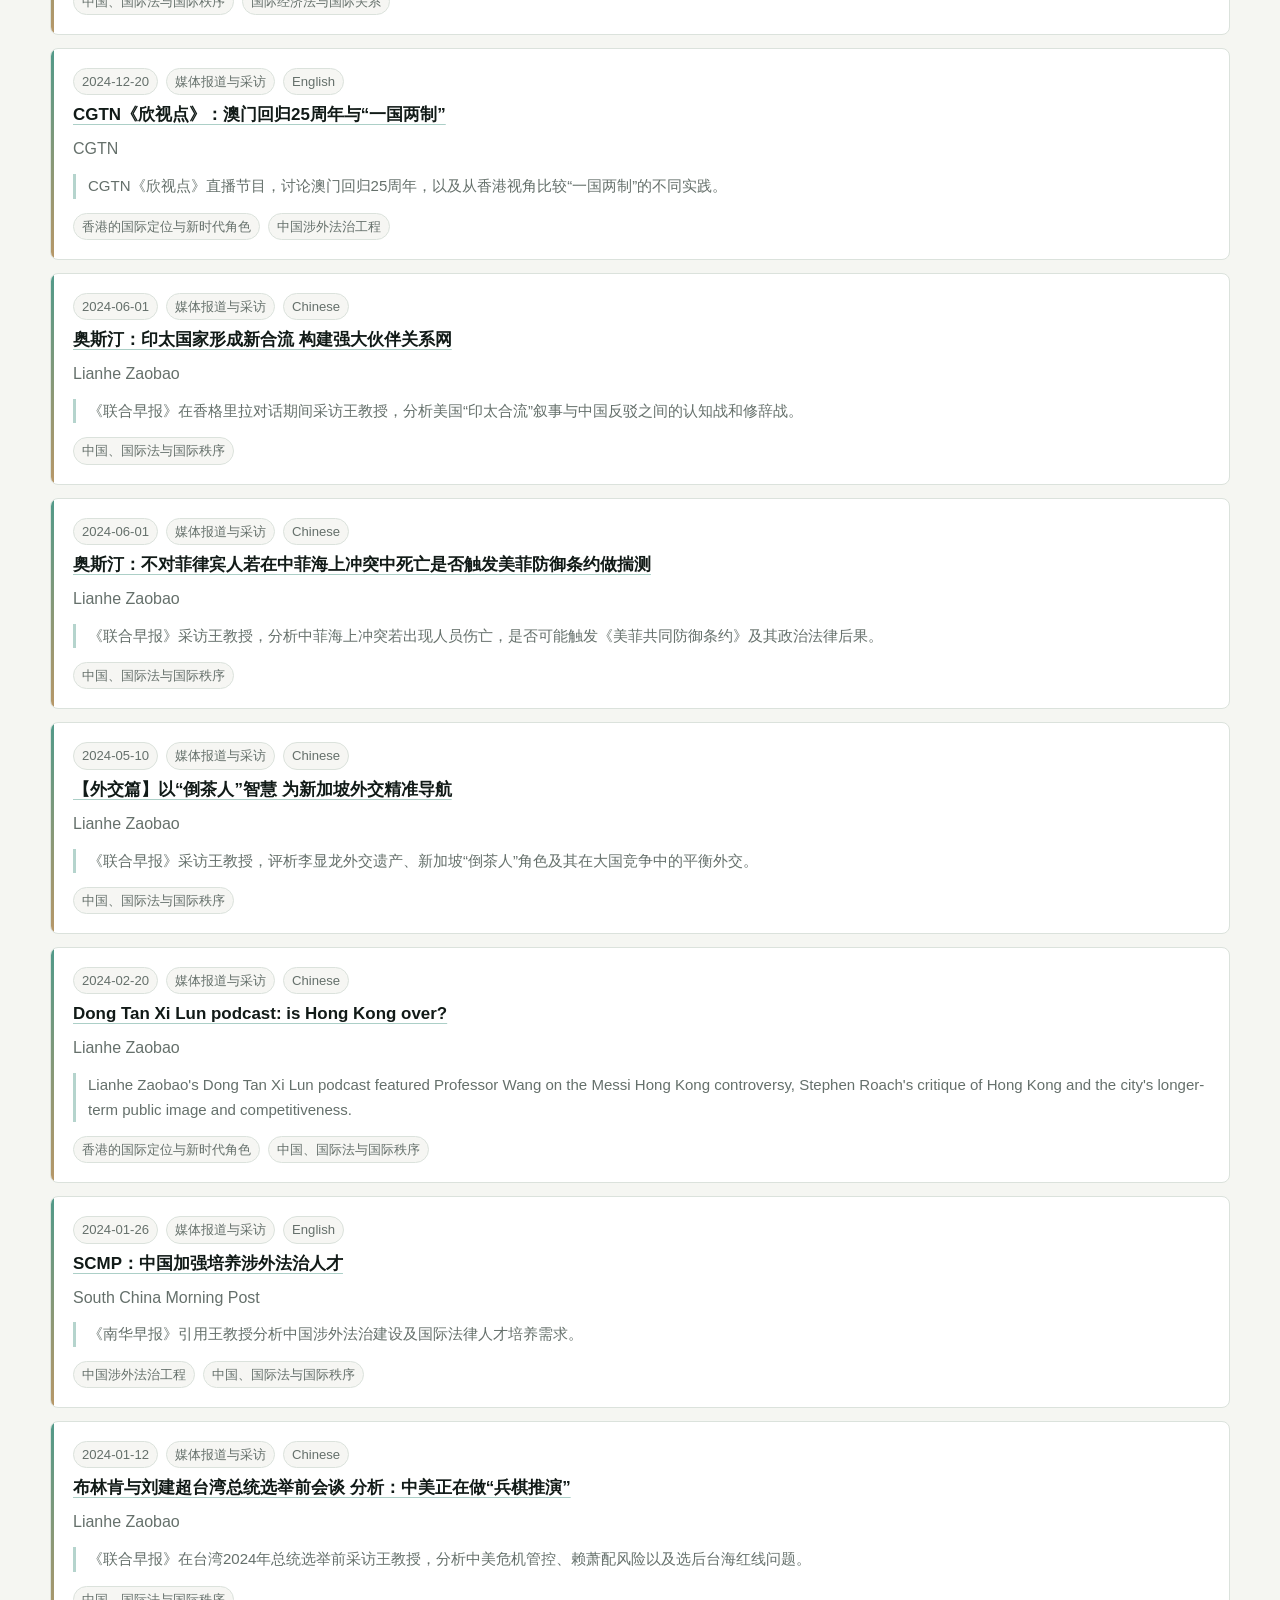
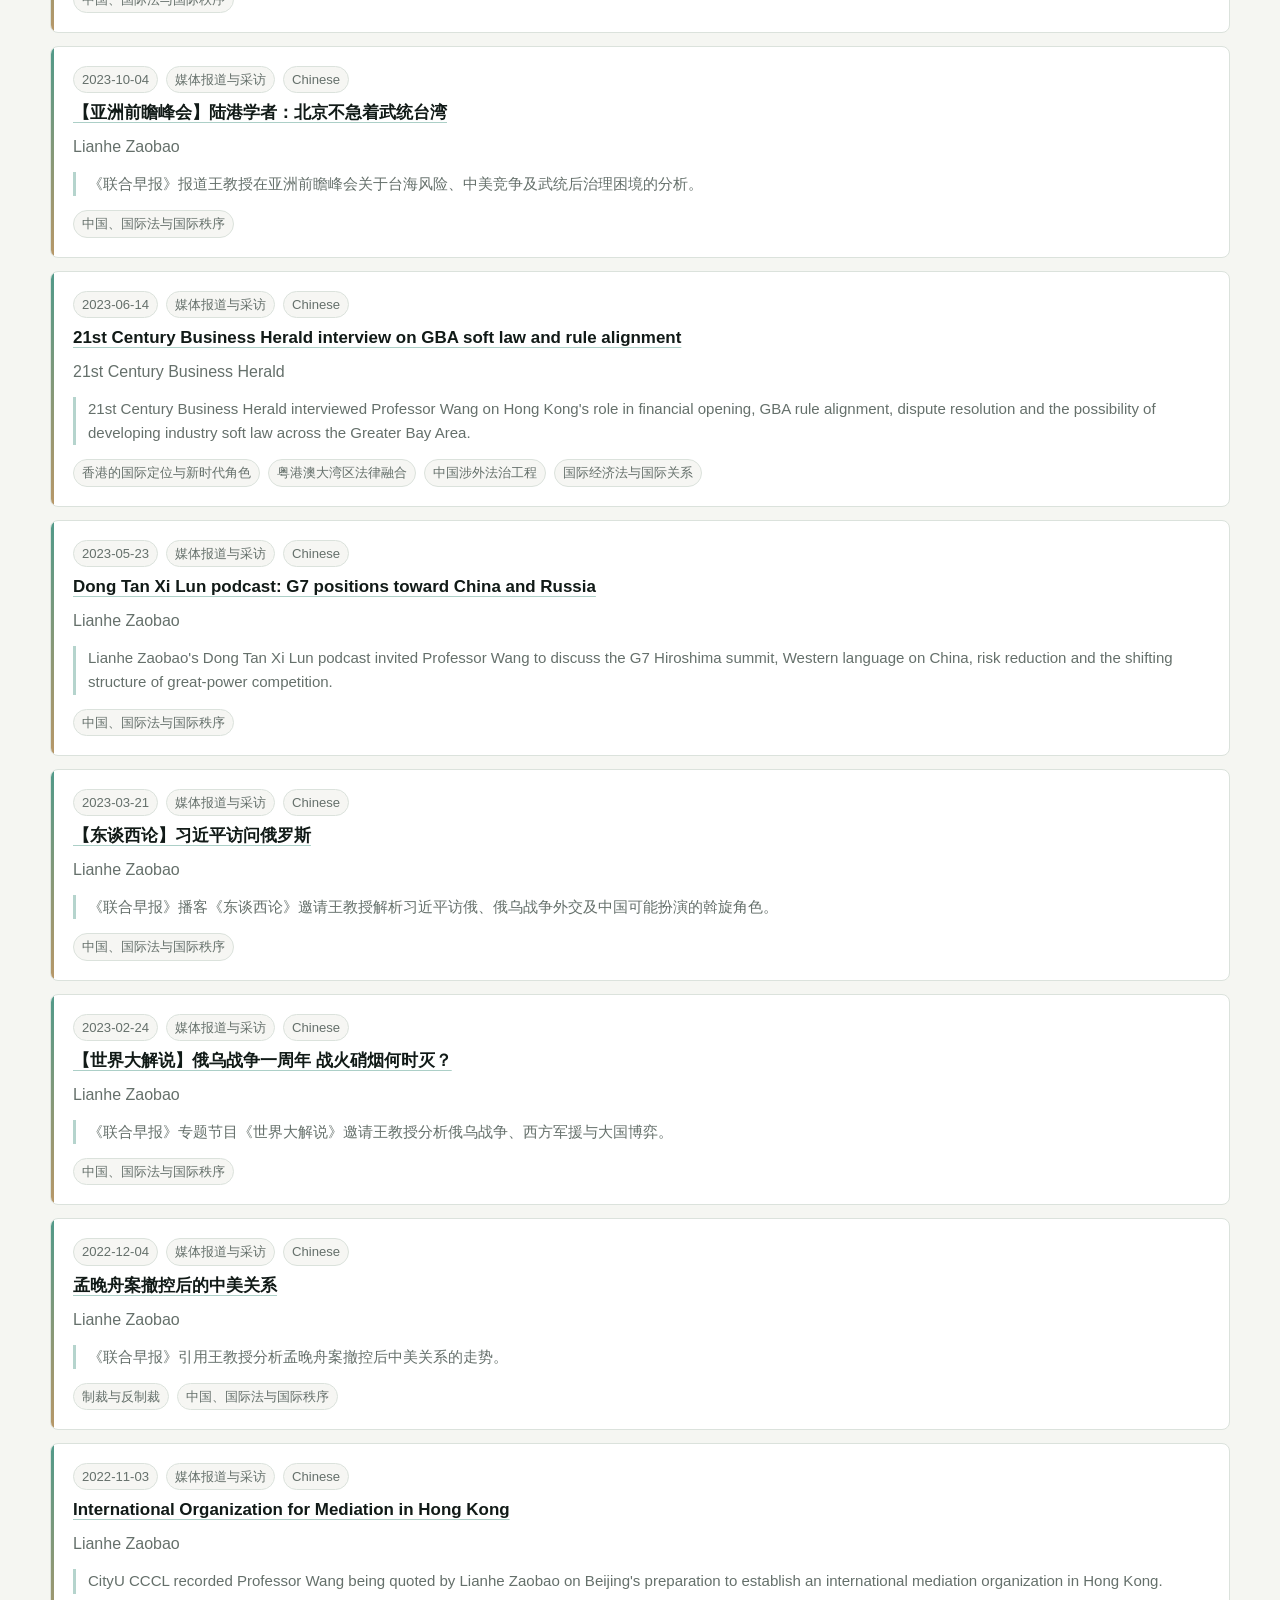
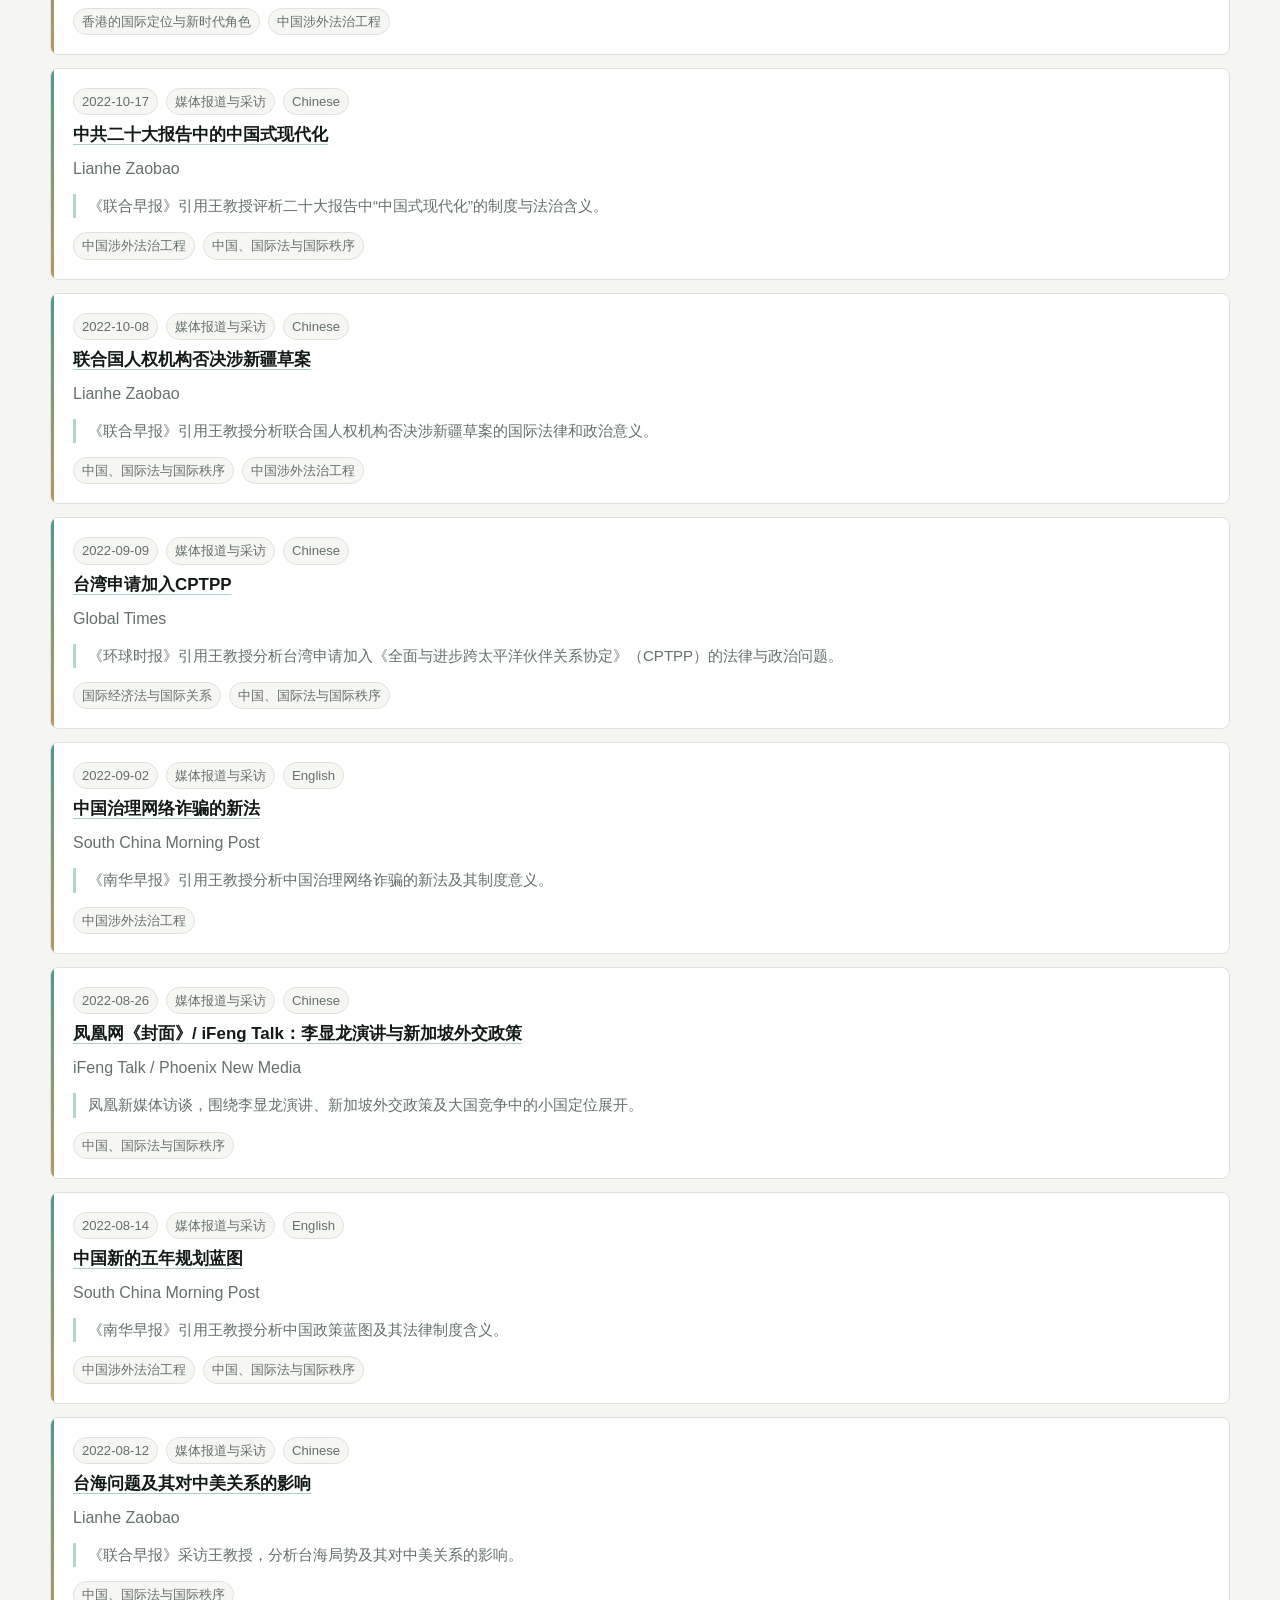
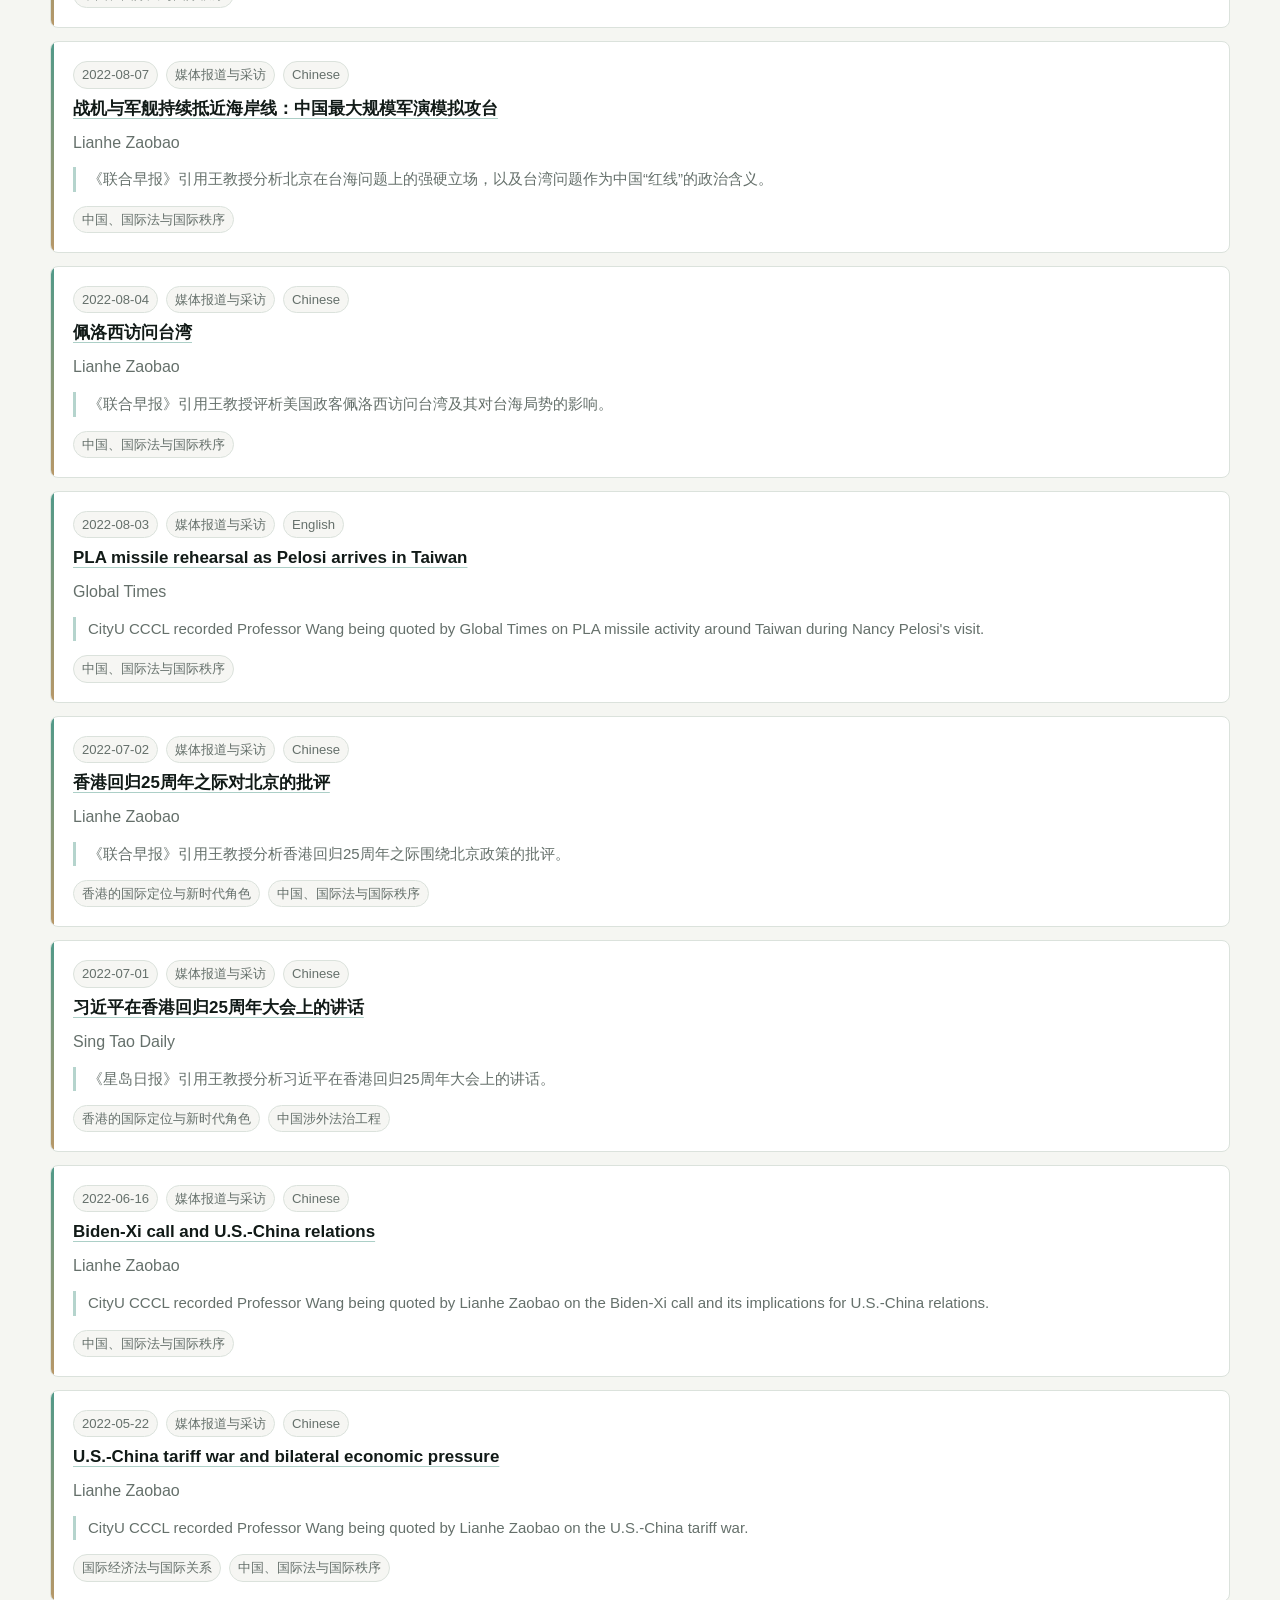
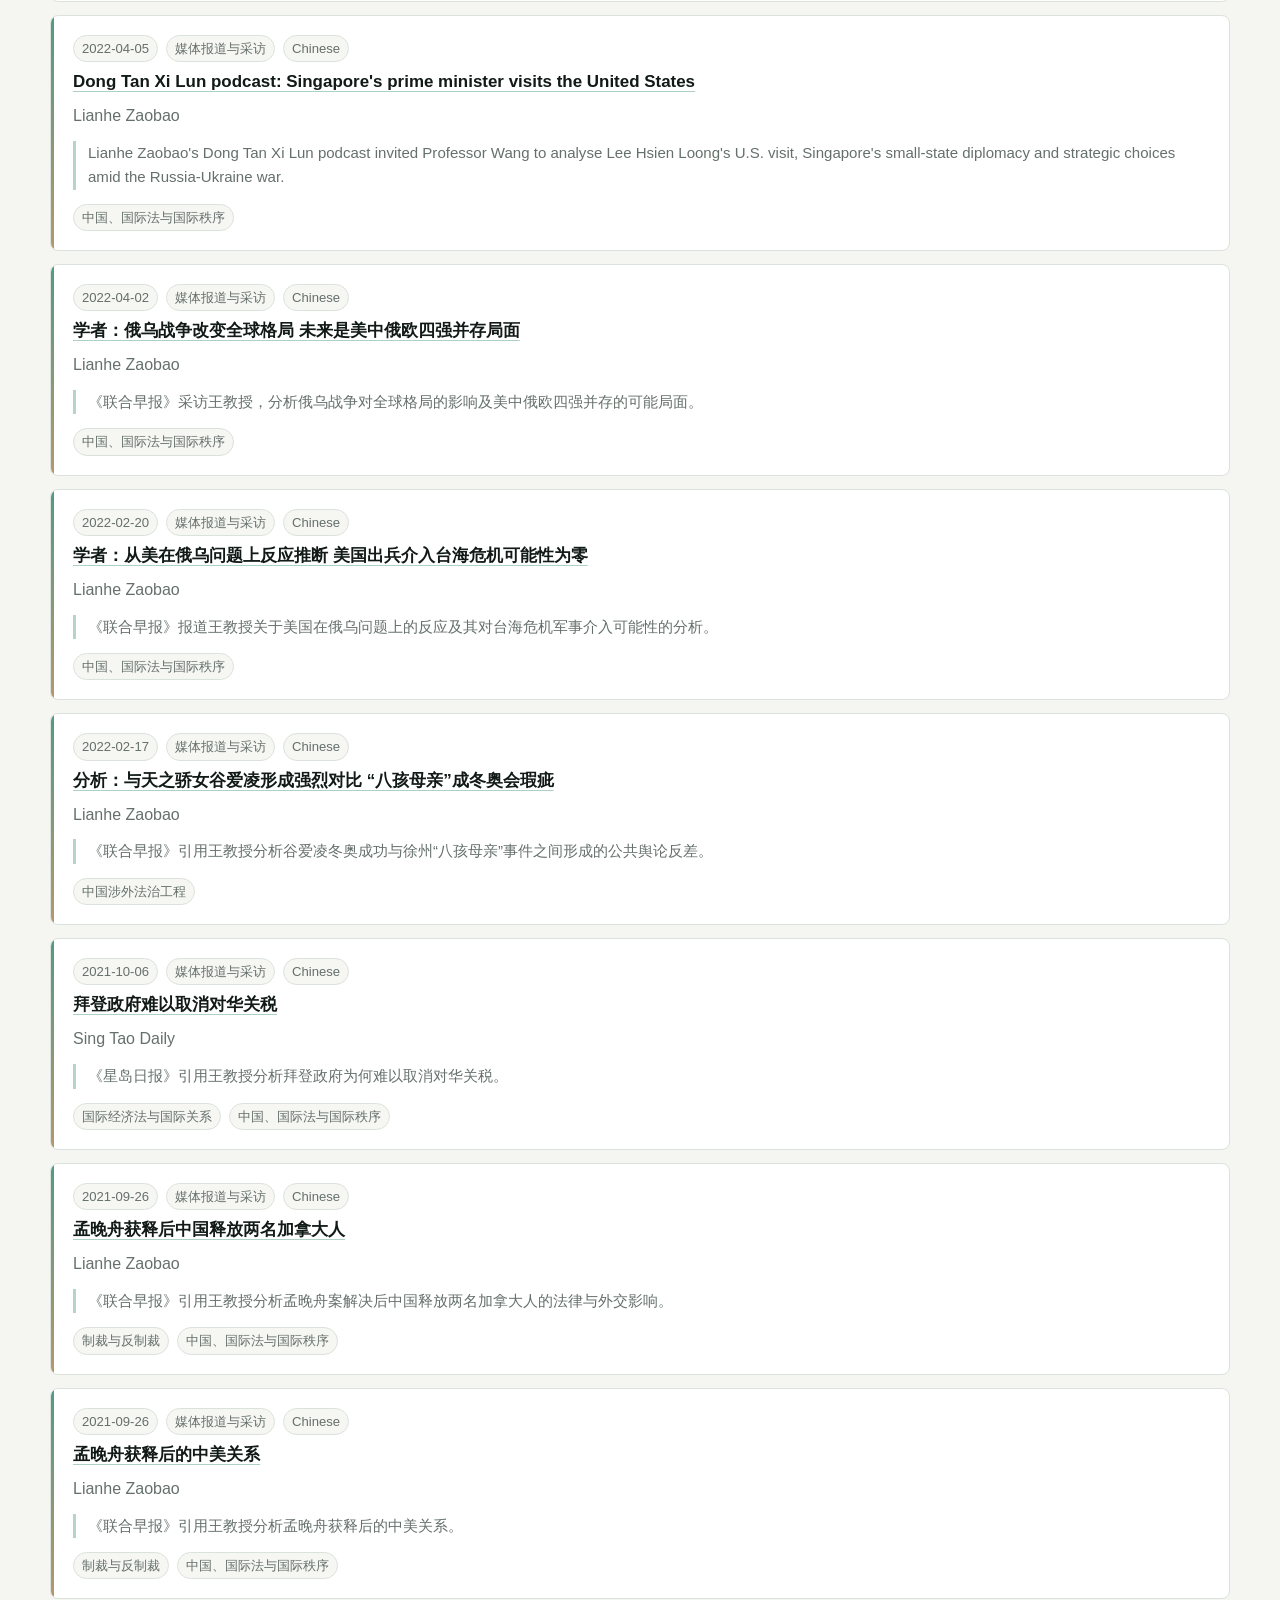
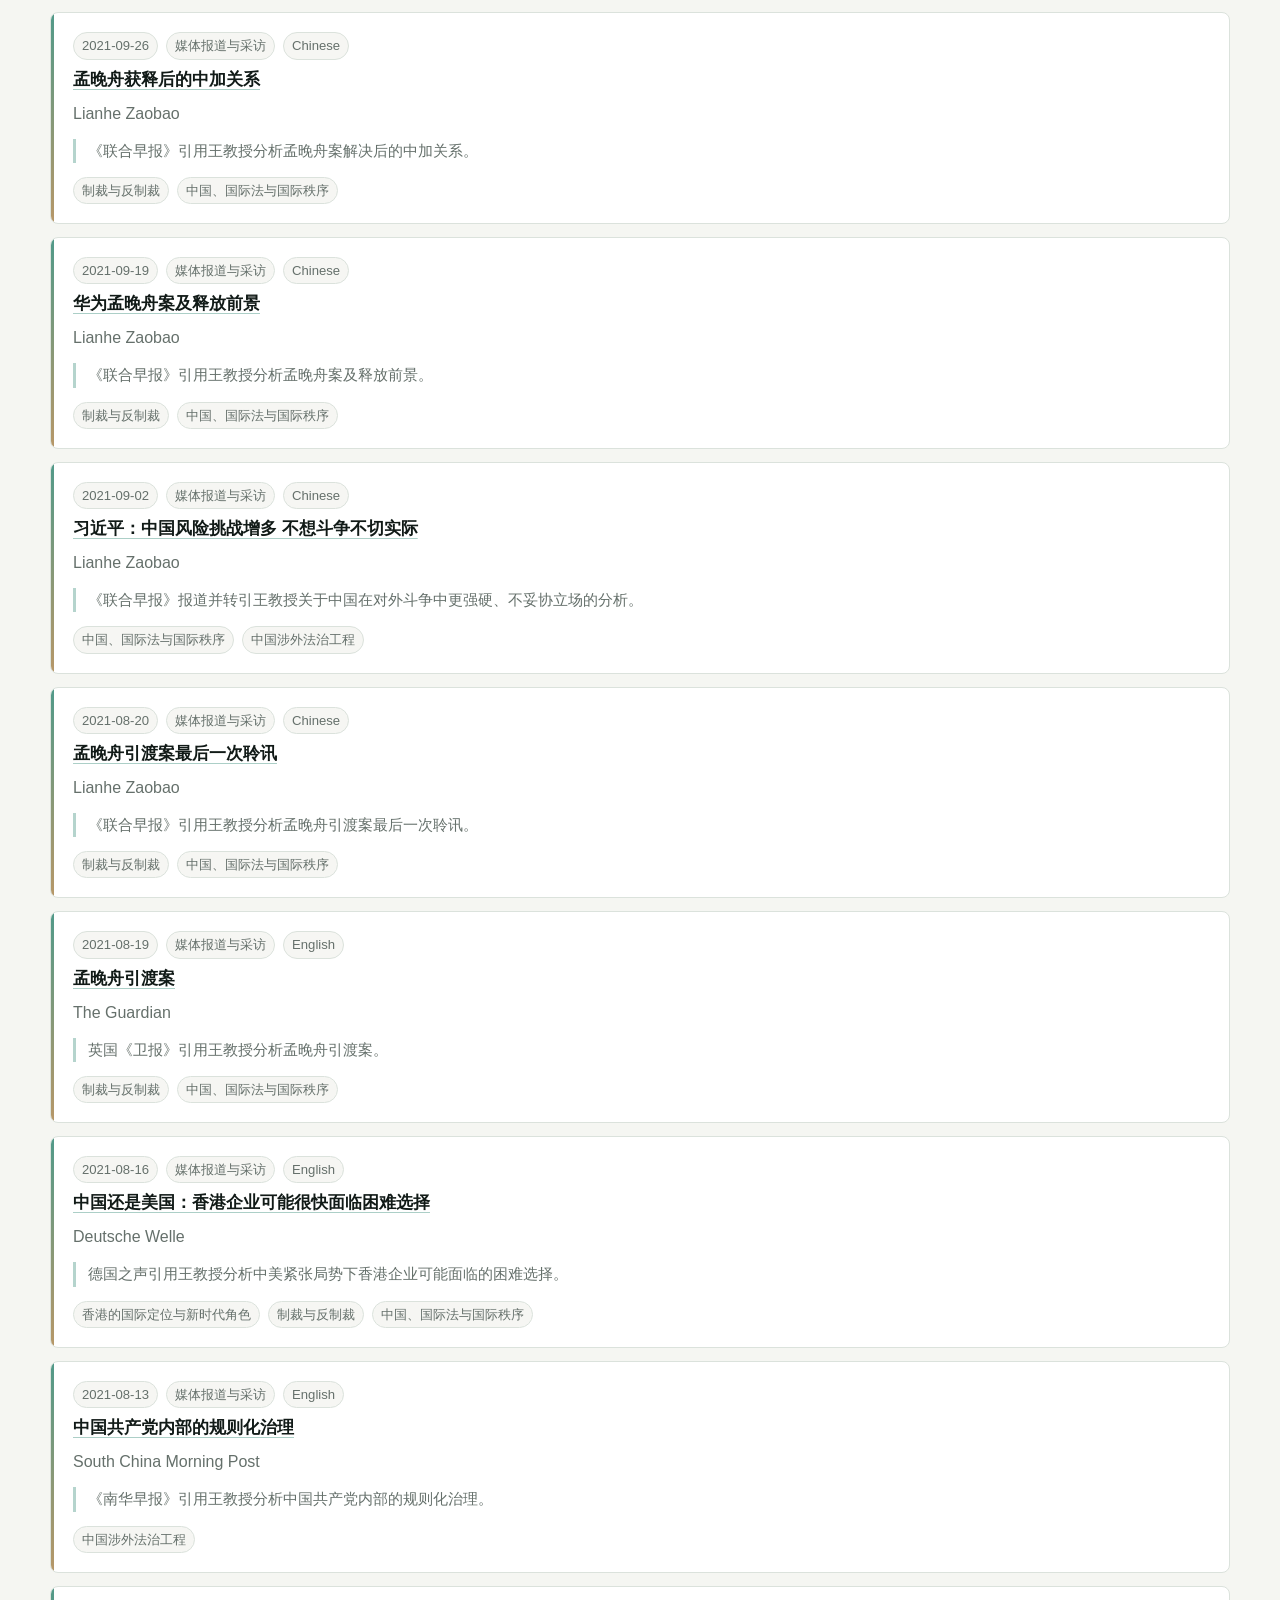
<file: zh/media.html>
<!doctype html>
<html lang="zh-Hant">
<head>
  <meta charset="utf-8">
  <meta name="viewport" content="width=device-width, initial-scale=1">
  <title>媒体评论 | 王江雨教授及其研究</title>
  <meta name="description" content="Media interviews, commentary, and coverage featuring Professor Wang Jiangyu">
  <meta name="theme-color" content="#f7f5ef">
  <link rel="stylesheet" href="../assets/site.css">
  <script defer src="../assets/site.js"></script>
</head>
<body>
  <a class="skip-link" href="#main">Skip to content</a>
  <header class="site-header">
    <div class="wrap header-inner">
      <a class="brand" href="index.html" aria-label="王江雨教授及其研究">
        <span class="brand-mark">WJY</span>
        <span>王江雨教授及其研究</span>
      </a>
      <nav aria-label="Primary navigation"><a class="" href="index.html">首页</a><a class="" href="publications.html">出版物</a><a class="" href="commentaries.html">时政评论</a><a class="active" href="media.html">媒体评论</a><a class="" href="academic.html">学术活动</a><a class="" href="cv.html">简历</a><a class="" href="../media.html">English</a></nav>
    </div>
  </header>
  <main id="main">
  <section class="page-hero">
    <div class="wrap page-hero-inner">
      <p class="eyebrow">媒体评论</p>
      <h1>媒体评论</h1>
      <p class="lead">收录报刊、通讯社、电视、网络媒体和机构新闻中的采访、引用、报道与视频节目；王江雨教授本人撰写的评论文章已移至“时政评论”栏目。</p>
    </div>
  </section>
  <section class="section">
    <div class="wrap">
      <div class="filter-panel">
        <div class="filter-row" data-filter-scope="media" aria-label="出版物类别">
    <button type="button" class="filter-button active" data-filter-criterion="language" data-filter-value="all">全部</button>
    <button type="button" class="filter-button" data-filter-criterion="language" data-filter-value="English">English</button><button type="button" class="filter-button" data-filter-criterion="language" data-filter-value="Chinese">Chinese</button>
  </div>
        <div class="filter-row" data-filter-scope="media" aria-label="出版物类别">
    <button type="button" class="filter-button active" data-filter-criterion="year" data-filter-value="all">全部</button>
    <button type="button" class="filter-button" data-filter-criterion="year" data-filter-value="2026">2026</button><button type="button" class="filter-button" data-filter-criterion="year" data-filter-value="2025">2025</button><button type="button" class="filter-button" data-filter-criterion="year" data-filter-value="2024">2024</button><button type="button" class="filter-button" data-filter-criterion="year" data-filter-value="2023">2023</button><button type="button" class="filter-button" data-filter-criterion="year" data-filter-value="2022">2022</button><button type="button" class="filter-button" data-filter-criterion="year" data-filter-value="2021">2021</button><button type="button" class="filter-button" data-filter-criterion="year" data-filter-value="2020">2020</button><button type="button" class="filter-button" data-filter-criterion="year" data-filter-value="2019">2019</button><button type="button" class="filter-button" data-filter-criterion="year" data-filter-value="2018">2018</button><button type="button" class="filter-button" data-filter-criterion="year" data-filter-value="2017">2017</button><button type="button" class="filter-button" data-filter-criterion="year" data-filter-value="2016">2016</button><button type="button" class="filter-button" data-filter-criterion="year" data-filter-value="2015">2015</button><button type="button" class="filter-button" data-filter-criterion="year" data-filter-value="2014">2014</button><button type="button" class="filter-button" data-filter-criterion="year" data-filter-value="2012">2012</button><button type="button" class="filter-button" data-filter-criterion="year" data-filter-value="2011">2011</button><button type="button" class="filter-button" data-filter-criterion="year" data-filter-value="2009">2009</button>
  </div>
        <div class="filter-row" data-filter-scope="media" aria-label="出版物类别">
    <button type="button" class="filter-button active" data-filter-criterion="outlet" data-filter-value="all">全部</button>
    <button type="button" class="filter-button" data-filter-criterion="outlet" data-filter-value="21st-century-business-herald">21st Century Business Herald</button><button type="button" class="filter-button" data-filter-criterion="outlet" data-filter-value="afp-the-straits-times">AFP / The Straits Times</button><button type="button" class="filter-button" data-filter-criterion="outlet" data-filter-value="bangkok-post-south-china-morning-post">Bangkok Post / South China Morning Post</button><button type="button" class="filter-button" data-filter-criterion="outlet" data-filter-value="bbc">BBC</button><button type="button" class="filter-button" data-filter-criterion="outlet" data-filter-value="bbc-news-chinese">BBC News Chinese</button><button type="button" class="filter-button" data-filter-criterion="outlet" data-filter-value="bbc-newsday">BBC Newsday</button><button type="button" class="filter-button" data-filter-criterion="outlet" data-filter-value="cgtn">CGTN</button><button type="button" class="filter-button" data-filter-criterion="outlet" data-filter-value="cgtn-america">CGTN America</button><button type="button" class="filter-button" data-filter-criterion="outlet" data-filter-value="china-daily-lianhe-zaobao">China Daily / Lianhe Zaobao</button><button type="button" class="filter-button" data-filter-criterion="outlet" data-filter-value="china-review-news">China Review News</button><button type="button" class="filter-button" data-filter-criterion="outlet" data-filter-value="cnn">CNN</button><button type="button" class="filter-button" data-filter-criterion="outlet" data-filter-value="cri-online">CRI Online</button><button type="button" class="filter-button" data-filter-criterion="outlet" data-filter-value="deutsche-welle">Deutsche Welle</button><button type="button" class="filter-button" data-filter-criterion="outlet" data-filter-value="deutsche-welle-chinese">Deutsche Welle Chinese</button><button type="button" class="filter-button" data-filter-criterion="outlet" data-filter-value="economic-daily">Economic Daily</button><button type="button" class="filter-button" data-filter-criterion="outlet" data-filter-value="forbes">Forbes</button><button type="button" class="filter-button" data-filter-criterion="outlet" data-filter-value="fortune">Fortune</button><button type="button" class="filter-button" data-filter-criterion="outlet" data-filter-value="global-times">Global Times</button><button type="button" class="filter-button" data-filter-criterion="outlet" data-filter-value="hk01">HK01</button><button type="button" class="filter-button" data-filter-criterion="outlet" data-filter-value="ifeng-talk-phoenix-new-media">iFeng Talk / Phoenix New Media</button><button type="button" class="filter-button" data-filter-criterion="outlet" data-filter-value="japan-times">Japan Times</button><button type="button" class="filter-button" data-filter-criterion="outlet" data-filter-value="lianhe-zaobao">Lianhe Zaobao</button><button type="button" class="filter-button" data-filter-criterion="outlet" data-filter-value="nbc-news">NBC News</button><button type="button" class="filter-button" data-filter-criterion="outlet" data-filter-value="observer-network-sina-finance">Observer Network / Sina Finance</button><button type="button" class="filter-button" data-filter-criterion="outlet" data-filter-value="people-s-daily-mofcom">People's Daily / MOFCOM</button><button type="button" class="filter-button" data-filter-criterion="outlet" data-filter-value="people-s-daily-online">People's Daily Online</button><button type="button" class="filter-button" data-filter-criterion="outlet" data-filter-value="phoenix-tv">Phoenix TV</button><button type="button" class="filter-button" data-filter-criterion="outlet" data-filter-value="phoenix-tv-sina-video">Phoenix TV / Sina Video</button><button type="button" class="filter-button" data-filter-criterion="outlet" data-filter-value="phoenix-weekly">Phoenix Weekly</button><button type="button" class="filter-button" data-filter-criterion="outlet" data-filter-value="reuters">Reuters</button><button type="button" class="filter-button" data-filter-criterion="outlet" data-filter-value="sing-tao-daily">Sing Tao Daily</button><button type="button" class="filter-button" data-filter-criterion="outlet" data-filter-value="sing-tao-global">Sing Tao Global</button><button type="button" class="filter-button" data-filter-criterion="outlet" data-filter-value="sing-tao-headline">Sing Tao Headline</button><button type="button" class="filter-button" data-filter-criterion="outlet" data-filter-value="south-china-morning-post">South China Morning Post</button><button type="button" class="filter-button" data-filter-criterion="outlet" data-filter-value="south-china-morning-post-the-star">South China Morning Post / The Star</button><button type="button" class="filter-button" data-filter-criterion="outlet" data-filter-value="the-economist">The Economist</button><button type="button" class="filter-button" data-filter-criterion="outlet" data-filter-value="the-globe-and-mail">The Globe and Mail</button><button type="button" class="filter-button" data-filter-criterion="outlet" data-filter-value="the-guardian">The Guardian</button><button type="button" class="filter-button" data-filter-criterion="outlet" data-filter-value="the-initium">The Initium</button><button type="button" class="filter-button" data-filter-criterion="outlet" data-filter-value="the-straits-times-business-times-daily-mail">The Straits Times / Business Times / Daily Mail</button><button type="button" class="filter-button" data-filter-criterion="outlet" data-filter-value="wen-wei-po">Wen Wei Po</button><button type="button" class="filter-button" data-filter-criterion="outlet" data-filter-value="xinhua">Xinhua</button><button type="button" class="filter-button" data-filter-criterion="outlet" data-filter-value="xinhua-china-daily">Xinhua / China Daily</button><button type="button" class="filter-button" data-filter-criterion="outlet" data-filter-value="xinhua-net">Xinhua Net</button><button type="button" class="filter-button" data-filter-criterion="outlet" data-filter-value="xinhua-news">Xinhua News</button><button type="button" class="filter-button" data-filter-criterion="outlet" data-filter-value="yicai">Yicai</button>
  </div>
        <div class="filter-row" data-filter-scope="media" aria-label="出版物类别">
    <button type="button" class="filter-button active" data-filter-criterion="topic" data-filter-value="all">全部</button>
    <button type="button" class="filter-button" data-filter-criterion="topic" data-filter-value="international-order">中国、国际法与国际秩序</button><button type="button" class="filter-button" data-filter-criterion="topic" data-filter-value="company-law">中国与比较公司法</button><button type="button" class="filter-button" data-filter-criterion="topic" data-filter-value="ielr">国际经济法与国际关系</button><button type="button" class="filter-button" data-filter-criterion="topic" data-filter-value="hong-kong">香港的国际定位与新时代角色</button><button type="button" class="filter-button" data-filter-criterion="topic" data-filter-value="sanctions">制裁与反制裁</button><button type="button" class="filter-button" data-filter-criterion="topic" data-filter-value="gba">粤港澳大湾区法律融合</button><button type="button" class="filter-button" data-filter-criterion="topic" data-filter-value="foreign-related-rule-of-law">中国涉外法治工程</button><button type="button" class="filter-button" data-filter-criterion="topic" data-filter-value="chinese-enterprises-going-global">中国企业出海</button><button type="button" class="filter-button" data-filter-criterion="topic" data-filter-value="lw6134-company-law-china">LW6134 中国公司法</button><button type="button" class="filter-button" data-filter-criterion="topic" data-filter-value="great-powers-rule-making">大国与规则制定</button><button type="button" class="filter-button" data-filter-criterion="topic" data-filter-value="ai-geopolitics-law-teaching">人工智能与地缘政治时代的法律教学</button><button type="button" class="filter-button" data-filter-criterion="topic" data-filter-value="legal-research-methodology">法律研究方法论</button>
  </div>
      </div>
      <div class="record-list" data-record-container="media">
        <article class="record-card" data-record data-type="exposure" data-language="English" data-topic="sanctions foreign-related-rule-of-law international-order" data-year="2026" data-outlet="south-china-morning-post-the-star">
    <div class="record-meta">
      <span>2026-04-21</span>
      <span>媒体报道与采访</span>
      <span>English</span>
    </div>
    <h3><a class="text-link" href="https://www.thestar.com.my/aseanplus/aseanplus-news/2026/04/26/how-china-is-reinforcing-its-legal-shield-against-foreign-pressure">China's legal shield against foreign pressure and long-arm jurisdiction</a></h3>
    <p>South China Morning Post / The Star</p>
    <p class="record-summary">South China Morning Post analysis, republished by The Star, quoted Professor Wang on China's countermeasures against sanctions, interference and long-arm jurisdiction.</p>
    <div class="tags"><span>制裁与反制裁</span><span>中国涉外法治工程</span><span>中国、国际法与国际秩序</span></div>
  </article><article class="record-card" data-record data-type="exposure" data-language="Chinese" data-topic="international-order ielr" data-year="2026" data-outlet="lianhe-zaobao">
    <div class="record-meta">
      <span>2026-03-18</span>
      <span>媒体报道与采访</span>
      <span>Chinese</span>
    </div>
    <h3><a class="text-link" href="https://www.zaobao.com.sg/news/world/story20260318-8748753">Global Heartbeat podcast: how will Trump's Iran war end?</a></h3>
    <p>Lianhe Zaobao</p>
    <p class="record-summary">Lianhe Zaobao's Global Heartbeat podcast interviewed Professor Wang on the Strait of Hormuz crisis, U.S. allies' responses and the implications of the U.S.-Iran conflict for China.</p>
    <div class="tags"><span>中国、国际法与国际秩序</span><span>国际经济法与国际关系</span></div>
  </article><article class="record-card" data-record data-type="exposure" data-language="Chinese" data-topic="international-order ielr" data-year="2026" data-outlet="lianhe-zaobao">
    <div class="record-meta">
      <span>2026-03-03</span>
      <span>媒体报道与采访</span>
      <span>Chinese</span>
    </div>
    <h3><a class="text-link" href="https://www.zaobao.com.sg/news/china/story20260303-8672467">中国不表态支持德黑兰防卫 在美伊中东各国间求平衡</a></h3>
    <p>Lianhe Zaobao</p>
    <p class="record-summary">《联合早报》采访王教授，分析美以空袭伊朗后中国的立场、中伊关系的实际分量，以及北京在中东外交中的平衡空间。</p>
    <div class="tags"><span>中国、国际法与国际秩序</span><span>国际经济法与国际关系</span></div>
  </article><article class="record-card" data-record data-type="exposure" data-language="English" data-topic="foreign-related-rule-of-law international-order" data-year="2026" data-outlet="bangkok-post-south-china-morning-post">
    <div class="record-meta">
      <span>2026-02-08</span>
      <span>媒体报道与采访</span>
      <span>English</span>
    </div>
    <h3><a class="text-link" href="https://www.bangkokpost.com/world/3192840/china-executed-a-series-of-myanmar-crime-bosses-what-does-it-say-about-its-regional-influence">China's execution of Myanmar crime bosses and regional influence</a></h3>
    <p>Bangkok Post / South China Morning Post</p>
    <p class="record-summary">Bangkok Post carried South China Morning Post reporting quoting Professor Wang on China's international-law position and regional influence after executions tied to cross-border scam syndicates.</p>
    <div class="tags"><span>中国涉外法治工程</span><span>中国、国际法与国际秩序</span></div>
  </article><article class="record-card" data-record data-type="exposure" data-language="Chinese" data-topic="ielr foreign-related-rule-of-law international-order" data-year="2026" data-outlet="observer-network-sina-finance">
    <div class="record-meta">
      <span>2026-02-06</span>
      <span>媒体报道与采访</span>
      <span>Chinese</span>
    </div>
    <h3><a class="text-link" href="https://finance.sina.com.cn/roll/2026-02-06/doc-inhkwwyc2011218.shtml">Panama ports dispute and possible countermeasures</a></h3>
    <p>Observer Network / Sina Finance</p>
    <p class="record-summary">Observer Network reporting, republished by Sina Finance, interviewed Professor Wang on legal and political countermeasures after Panama's port-contract ruling involving CK Hutchison interests.</p>
    <div class="tags"><span>国际经济法与国际关系</span><span>中国涉外法治工程</span><span>中国、国际法与国际秩序</span></div>
  </article><article class="record-card" data-record data-type="exposure" data-language="Chinese" data-topic="international-order" data-year="2026" data-outlet="phoenix-tv-sina-video">
    <div class="record-meta">
      <span>2026-01-27</span>
      <span>媒体报道与采访</span>
      <span>Chinese</span>
    </div>
    <h3><a class="text-link" href="https://kandian.sina.cn/article_1643971635_m61fd0433033015k5k.html?from=news&amp;subch=onews">委内瑞拉事件是给西半球“打个样”：美国要重建门罗主义</a></h3>
    <p>Phoenix TV / Sina Video</p>
    <p class="record-summary">新浪转载凤凰卫视视频片段，呈现王教授对美国针对委内瑞拉行动、门罗主义与国际法的分析。</p>
    <div class="tags"><span>中国、国际法与国际秩序</span></div>
  </article><article class="record-card" data-record data-type="exposure" data-language="Chinese" data-topic="international-order" data-year="2026" data-outlet="phoenix-tv">
    <div class="record-meta">
      <span>2026-01-19</span>
      <span>媒体报道与采访</span>
      <span>Chinese</span>
    </div>
    <h3><a class="text-link" href="https://www.cityu.edu.hk/en/slw/events-media/news/professor-wang-jiangyu-appears-in-tv-interview-analysing-changes-in-the-international-order">《问答神州》专访：深入解析国际秩序变局</a></h3>
    <p>Phoenix TV</p>
    <p class="record-summary">凤凰卫视《问答神州》吴小莉专访，讨论委内瑞拉事件、国际法体系危机、全球治理格局与中美关系新动向。</p>
    <div class="tags"><span>中国、国际法与国际秩序</span></div>
  </article><article class="record-card" data-record data-type="exposure" data-language="Chinese" data-topic="international-order foreign-related-rule-of-law" data-year="2026" data-outlet="hk01">
    <div class="record-meta">
      <span>2026-01-17</span>
      <span>媒体报道与采访</span>
      <span>Chinese</span>
    </div>
    <h3><a class="text-link" href="https://global.hk01.com/%E5%8D%B3%E6%97%B6%E4%B8%AD%E5%9B%BD/60313440/%E7%BE%8E%E5%9B%BD%E7%BB%91%E6%9E%B6%E9%A9%AC%E6%9D%9C%E7%BD%97%E9%87%8A-%E5%8D%B1%E9%99%A9%E4%BF%A1%E5%8F%B7-%E5%AD%A6%E8%80%85%E5%90%81%E5%8C%97%E4%BA%AC%E7%AB%8B%E6%B3%95%E5%BA%94%E5%AF%B9%E5%A4%96%E9%83%A8%E5%8E%8B%E5%88%B6">U.S. action against Maduro, international law and external pressure</a></h3>
    <p>HK01</p>
    <p class="record-summary">HK01 cited Professor Wang's analysis that domestic law cannot override international law in state-to-state relations, in coverage of U.S. action against Venezuela's president.</p>
    <div class="tags"><span>中国、国际法与国际秩序</span><span>中国涉外法治工程</span></div>
  </article><article class="record-card" data-record data-type="exposure" data-language="Chinese" data-topic="foreign-related-rule-of-law international-order" data-year="2026" data-outlet="sing-tao-global">
    <div class="record-meta">
      <span>2026-01-11</span>
      <span>媒体报道与采访</span>
      <span>Chinese</span>
    </div>
    <h3><a class="text-link" href="https://www.stnn.cc/c/2026-01-11/4029502.shtml">Prince Group founder Chen Zhi extradited to China</a></h3>
    <p>Sing Tao Global</p>
    <p class="record-summary">Sing Tao Global quoted Professor Wang on Chinese and international-law jurisdiction over the Prince Group founder Chen Zhi and Cambodia's decision to prioritize China's request.</p>
    <div class="tags"><span>中国涉外法治工程</span><span>中国、国际法与国际秩序</span></div>
  </article><article class="record-card" data-record data-type="exposure" data-language="Chinese" data-topic="foreign-related-rule-of-law international-order" data-year="2026" data-outlet="lianhe-zaobao">
    <div class="record-meta">
      <span>2026-01-09</span>
      <span>媒体报道与采访</span>
      <span>Chinese</span>
    </div>
    <h3><a class="text-link" href="https://www.zaobao.com.sg/news/china/story20260109-8078773">太子集团陈志引渡中国而非美国 分析：凸显柬对华深度依赖</a></h3>
    <p>Lianhe Zaobao</p>
    <p class="record-summary">《联合早报》引用王教授分析太子集团陈志被遣返中国事件中的管辖权、引渡优先顺序及中柬执法合作的地缘政治含义。</p>
    <div class="tags"><span>中国涉外法治工程</span><span>中国、国际法与国际秩序</span></div>
  </article><article class="record-card" data-record data-type="exposure" data-language="Chinese" data-topic="international-order foreign-related-rule-of-law" data-year="2026" data-outlet="lianhe-zaobao">
    <div class="record-meta">
      <span>2026-01-05</span>
      <span>媒体报道与采访</span>
      <span>Chinese</span>
    </div>
    <h3><a class="text-link" href="https://www.zaobao.com.sg/news/china/story20260105-8056545">美国突袭委内瑞拉 习近平不点名批评“单边霸凌行径严重冲击国际秩序”</a></h3>
    <p>Lianhe Zaobao</p>
    <p class="record-summary">《联合早报》采访王教授，讨论美国对委内瑞拉行动、北京对国际秩序和国际法的批评，以及其是否会成为台湾问题上的决策参照。</p>
    <div class="tags"><span>中国、国际法与国际秩序</span><span>中国涉外法治工程</span></div>
  </article><article class="record-card" data-record data-type="exposure" data-language="Chinese" data-topic="international-order" data-year="2026" data-outlet="sing-tao-headline">
    <div class="record-meta">
      <span>2026-01-05</span>
      <span>媒体报道与采访</span>
      <span>Chinese</span>
    </div>
    <h3><a class="text-link" href="https://www.stheadline.com/zh-hans/china-taiwan/3532524/%E4%B8%AD%E5%9B%BD%E8%A7%82%E5%AF%9F-%E6%95%88%E6%B3%95%E7%BE%8E%E5%9B%BD%E6%96%A9%E9%A6%96-%E5%8C%97%E4%BA%AC%E6%B4%BB%E6%8D%89%E8%B5%96%E6%B8%85%E5%BE%B7">Social-media debate on decapitation tactics and Taiwan</a></h3>
    <p>Sing Tao Headline</p>
    <p class="record-summary">Sing Tao Headline cited Professor Wang's social-media analysis in a China Observation report on Taiwan, U.S. tactics and the political debate around rapid coercive action.</p>
    <div class="tags"><span>中国、国际法与国际秩序</span></div>
  </article><article class="record-card" data-record data-type="exposure" data-language="Chinese" data-topic="international-order" data-year="2025" data-outlet="lianhe-zaobao">
    <div class="record-meta">
      <span>2025-11-25</span>
      <span>媒体报道与采访</span>
      <span>Chinese</span>
    </div>
    <h3><a class="text-link" href="https://www.zaobao.com.sg/news/world/story20251125-7869136">Dong Tan Xi Lun podcast: Ukraine and Trump's 28-point peace plan</a></h3>
    <p>Lianhe Zaobao</p>
    <p class="record-summary">Lianhe Zaobao's Dong Tan Xi Lun podcast invited Professor Wang to analyse Trump's 28-point Ukraine peace plan, European responses and the implications for sovereignty and the postwar international order.</p>
    <div class="tags"><span>中国、国际法与国际秩序</span></div>
  </article><article class="record-card" data-record data-type="exposure" data-language="Chinese" data-topic="foreign-related-rule-of-law international-order" data-year="2025" data-outlet="lianhe-zaobao">
    <div class="record-meta">
      <span>2025-11-14</span>
      <span>媒体报道与采访</span>
      <span>Chinese</span>
    </div>
    <h3><a class="text-link" href="https://www.zaobao.com.sg/news/china/story20251114-7818081">特稿：中国大陆借全球通缉建构对台管辖权 两岸法律战迈入新阶段</a></h3>
    <p>Lianhe Zaobao</p>
    <p class="record-summary">《联合早报》采访王教授，分析大陆通过立案侦查、悬赏通缉和跨境执法工具建构对台管辖权，以及两岸法律战的新阶段。</p>
    <div class="tags"><span>中国涉外法治工程</span><span>中国、国际法与国际秩序</span></div>
  </article><article class="record-card" data-record data-type="exposure" data-language="English" data-topic="foreign-related-rule-of-law international-order sanctions" data-year="2025" data-outlet="south-china-morning-post">
    <div class="record-meta">
      <span>2025-10-15</span>
      <span>媒体报道与采访</span>
      <span>English</span>
    </div>
    <h3><a class="text-link" href="https://www.scmp.com/news/china/diplomacy/article/3329145/us-rivalry-pushing-china-apply-domestic-law-abroad-legal-experts-say">SCMP：中美竞争推动中国在域外适用国内法</a></h3>
    <p>South China Morning Post</p>
    <p class="record-summary">《南华早报》引用王教授分析涉外法治、中国法律叙事以及国内法在国际关系中的运用。</p>
    <div class="tags"><span>中国涉外法治工程</span><span>中国、国际法与国际秩序</span><span>制裁与反制裁</span></div>
  </article><article class="record-card" data-record data-type="exposure" data-language="English" data-topic="international-order" data-year="2025" data-outlet="south-china-morning-post">
    <div class="record-meta">
      <span>2025-10-01</span>
      <span>媒体报道与采访</span>
      <span>English</span>
    </div>
    <h3><a class="text-link" href="https://www.scmp.com/news/china/diplomacy/article/3327540/us-image-and-morale-china-facing-team-could-suffer-after-government-shutdown-analysts">SCMP：美国政府停摆或影响对华团队士气与美国形象</a></h3>
    <p>South China Morning Post</p>
    <p class="record-summary">《南华早报》引用王教授分析美国政府停摆对外交运作及对华事务团队的影响。</p>
    <div class="tags"><span>中国、国际法与国际秩序</span></div>
  </article><article class="record-card" data-record data-type="exposure" data-language="Chinese" data-topic="international-order foreign-related-rule-of-law" data-year="2025" data-outlet="lianhe-zaobao">
    <div class="record-meta">
      <span>2025-08-26</span>
      <span>媒体报道与采访</span>
      <span>Chinese</span>
    </div>
    <h3><a class="text-link" href="https://www.zaobao.com.sg/news/china/story20250826-7412124">Ukraine country profile changes and China's international-law position</a></h3>
    <p>Lianhe Zaobao</p>
    <p class="record-summary">Lianhe Zaobao cited Professor Wang's comment on Chinese foreign-ministry profile changes and the possible implications for China's legal position on Ukraine's territorial integrity.</p>
    <div class="tags"><span>中国、国际法与国际秩序</span><span>中国涉外法治工程</span></div>
  </article><article class="record-card" data-record data-type="exposure" data-language="Chinese" data-topic="international-order foreign-related-rule-of-law" data-year="2025" data-outlet="lianhe-zaobao">
    <div class="record-meta">
      <span>2025-06-24</span>
      <span>媒体报道与采访</span>
      <span>Chinese</span>
    </div>
    <h3><a class="text-link" href="https://www.zaobao.com.sg/news/china/story20250624-6957157">学者：美国袭击伊朗核设施不具正当性 但联合国宪章难约束大国</a></h3>
    <p>Lianhe Zaobao</p>
    <p class="record-summary">《联合早报》引用王教授分析使用武力的国际法依据、美国袭击伊朗核设施的正当性问题，以及联合国宪章约束大国的局限。</p>
    <div class="tags"><span>中国、国际法与国际秩序</span><span>中国涉外法治工程</span></div>
  </article><article class="record-card" data-record data-type="exposure" data-language="Chinese" data-topic="hong-kong foreign-related-rule-of-law" data-year="2025" data-outlet="wen-wei-po">
    <div class="record-meta">
      <span>2025-06-14</span>
      <span>媒体报道与采访</span>
      <span>Chinese</span>
    </div>
    <h3><a class="text-link" href="https://www.wenweipo.com/a/202506/14/AP684d5d18e4b0053dd60b8516.html">Hong Kong National Security Law, human rights and one country, two systems</a></h3>
    <p>Wen Wei Po</p>
    <p class="record-summary">Wen Wei Po reported Professor Wang's remarks at a seminar on the Hong Kong National Security Law, human-rights covenants and one country, two systems.</p>
    <div class="tags"><span>香港的国际定位与新时代角色</span><span>中国涉外法治工程</span></div>
  </article><article class="record-card" data-record data-type="exposure" data-language="Chinese" data-topic="ielr international-order" data-year="2025" data-outlet="sing-tao-global">
    <div class="record-meta">
      <span>2025-05-13</span>
      <span>媒体报道与采访</span>
      <span>Chinese</span>
    </div>
    <h3><a class="text-link" href="https://www.stnn.cc/c/2025-05-13/3980132.shtml">U.S.-China tariff talks, phased reconciliation and G2 debate</a></h3>
    <p>Sing Tao Global</p>
    <p class="record-summary">Sing Tao Global quoted Professor Wang on the U.S.-China tariff talks, describing the Geneva outcome as a major bargaining result and linking it to renewed discussion of a G2 era.</p>
    <div class="tags"><span>国际经济法与国际关系</span><span>中国、国际法与国际秩序</span></div>
  </article><article class="record-card" data-record data-type="exposure" data-language="Chinese" data-topic="ielr international-order" data-year="2025" data-outlet="sing-tao-daily">
    <div class="record-meta">
      <span>2025-04-14</span>
      <span>媒体报道与采访</span>
      <span>Chinese</span>
    </div>
    <h3><a class="text-link" href="https://www.stheadline.com/zh-hans/china-politics/3446825/%E5%85%B3%E7%A8%8E%E6%88%98%E6%8B%86%E5%B1%80%E8%B6%8A%E5%8D%97%E9%99%B7%E5%B0%B4%E5%B0%AC%E4%B9%8B%E5%A2%83-%E5%A6%82%E4%BD%95%E5%B7%A6%E5%8F%B3%E9%80%A2%E6%BA%90%E4%B8%AD%E7%BE%8E%E6%88%90%E5%85%B3%E9%94%AE">Vietnam caught between China and the U.S. in the tariff war</a></h3>
    <p>Sing Tao Daily</p>
    <p class="record-summary">Sing Tao interviewed Professor Wang on Vietnam's position between Chinese supply chains and U.S. tariff pressure, including the risks for small states under major-power rivalry.</p>
    <div class="tags"><span>国际经济法与国际关系</span><span>中国、国际法与国际秩序</span></div>
  </article><article class="record-card" data-record data-type="exposure" data-language="Chinese" data-topic="international-order ielr" data-year="2025" data-outlet="lianhe-zaobao">
    <div class="record-meta">
      <span>2025-04-10</span>
      <span>媒体报道与采访</span>
      <span>Chinese</span>
    </div>
    <h3><a class="text-link" href="https://www.zaobao.com.sg/news/world/story20250410-6147641">World Explainer interview on Trump's disruption of the world order</a></h3>
    <p>Lianhe Zaobao</p>
    <p class="record-summary">Lianhe Zaobao's World Explainer interviewed Professor Wang and Kishore Mahbubani on tariffs, the Panama Canal, geopolitical turbulence and the changing international order.</p>
    <div class="tags"><span>中国、国际法与国际秩序</span><span>国际经济法与国际关系</span></div>
  </article><article class="record-card" data-record data-type="exposure" data-language="English" data-topic="hong-kong foreign-related-rule-of-law" data-year="2024" data-outlet="cgtn">
    <div class="record-meta">
      <span>2024-12-20</span>
      <span>媒体报道与采访</span>
      <span>English</span>
    </div>
    <h3><a class="text-link" href="https://www.cityu.edu.hk/slw/events-media/news/prof-wang-jiangyu-cgtn-live-stream">CGTN《欣视点》：澳门回归25周年与“一国两制”</a></h3>
    <p>CGTN</p>
    <p class="record-summary">CGTN《欣视点》直播节目，讨论澳门回归25周年，以及从香港视角比较“一国两制”的不同实践。</p>
    <div class="tags"><span>香港的国际定位与新时代角色</span><span>中国涉外法治工程</span></div>
  </article><article class="record-card" data-record data-type="exposure" data-language="Chinese" data-topic="international-order" data-year="2024" data-outlet="lianhe-zaobao">
    <div class="record-meta">
      <span>2024-06-01</span>
      <span>媒体报道与采访</span>
      <span>Chinese</span>
    </div>
    <h3><a class="text-link" href="https://www.zaobao.com.sg/news/china/story20240601-3764164">奥斯汀：印太国家形成新合流 构建强大伙伴关系网</a></h3>
    <p>Lianhe Zaobao</p>
    <p class="record-summary">《联合早报》在香格里拉对话期间采访王教授，分析美国“印太合流”叙事与中国反驳之间的认知战和修辞战。</p>
    <div class="tags"><span>中国、国际法与国际秩序</span></div>
  </article><article class="record-card" data-record data-type="exposure" data-language="Chinese" data-topic="international-order" data-year="2024" data-outlet="lianhe-zaobao">
    <div class="record-meta">
      <span>2024-06-01</span>
      <span>媒体报道与采访</span>
      <span>Chinese</span>
    </div>
    <h3><a class="text-link" href="https://www.zaobao.com.sg/news/china/story20240601-3763726">奥斯汀：不对菲律宾人若在中菲海上冲突中死亡是否触发美菲防御条约做揣测</a></h3>
    <p>Lianhe Zaobao</p>
    <p class="record-summary">《联合早报》采访王教授，分析中菲海上冲突若出现人员伤亡，是否可能触发《美菲共同防御条约》及其政治法律后果。</p>
    <div class="tags"><span>中国、国际法与国际秩序</span></div>
  </article><article class="record-card" data-record data-type="exposure" data-language="Chinese" data-topic="international-order" data-year="2024" data-outlet="lianhe-zaobao">
    <div class="record-meta">
      <span>2024-05-10</span>
      <span>媒体报道与采访</span>
      <span>Chinese</span>
    </div>
    <h3><a class="text-link" href="https://www.zaobao.com.sg/news/singapore/story20240510-3608507">【外交篇】以“倒茶人”智慧 为新加坡外交精准导航</a></h3>
    <p>Lianhe Zaobao</p>
    <p class="record-summary">《联合早报》采访王教授，评析李显龙外交遗产、新加坡“倒茶人”角色及其在大国竞争中的平衡外交。</p>
    <div class="tags"><span>中国、国际法与国际秩序</span></div>
  </article><article class="record-card" data-record data-type="exposure" data-language="Chinese" data-topic="hong-kong international-order" data-year="2024" data-outlet="lianhe-zaobao">
    <div class="record-meta">
      <span>2024-02-20</span>
      <span>媒体报道与采访</span>
      <span>Chinese</span>
    </div>
    <h3><a class="text-link" href="https://www.zaobao.com.sg/news/china/story20240220-1469305">Dong Tan Xi Lun podcast: is Hong Kong over?</a></h3>
    <p>Lianhe Zaobao</p>
    <p class="record-summary">Lianhe Zaobao's Dong Tan Xi Lun podcast featured Professor Wang on the Messi Hong Kong controversy, Stephen Roach's critique of Hong Kong and the city's longer-term public image and competitiveness.</p>
    <div class="tags"><span>香港的国际定位与新时代角色</span><span>中国、国际法与国际秩序</span></div>
  </article><article class="record-card" data-record data-type="exposure" data-language="English" data-topic="foreign-related-rule-of-law international-order" data-year="2024" data-outlet="south-china-morning-post">
    <div class="record-meta">
      <span>2024-01-26</span>
      <span>媒体报道与采访</span>
      <span>English</span>
    </div>
    <h3><a class="text-link" href="https://www.scmp.com/news/china/politics/article/3249905/china-urged-grow-legal-talent-global-fight-against-terrorism-corruption-and-cyberscams">SCMP：中国加强培养涉外法治人才</a></h3>
    <p>South China Morning Post</p>
    <p class="record-summary">《南华早报》引用王教授分析中国涉外法治建设及国际法律人才培养需求。</p>
    <div class="tags"><span>中国涉外法治工程</span><span>中国、国际法与国际秩序</span></div>
  </article><article class="record-card" data-record data-type="exposure" data-language="Chinese" data-topic="international-order" data-year="2024" data-outlet="lianhe-zaobao">
    <div class="record-meta">
      <span>2024-01-12</span>
      <span>媒体报道与采访</span>
      <span>Chinese</span>
    </div>
    <h3><a class="text-link" href="https://www.zaobao.com.sg/news/china/story20240112-1461761">布林肯与刘建超台湾总统选举前会谈 分析：中美正在做“兵棋推演”</a></h3>
    <p>Lianhe Zaobao</p>
    <p class="record-summary">《联合早报》在台湾2024年总统选举前采访王教授，分析中美危机管控、赖萧配风险以及选后台海红线问题。</p>
    <div class="tags"><span>中国、国际法与国际秩序</span></div>
  </article><article class="record-card" data-record data-type="exposure" data-language="Chinese" data-topic="international-order" data-year="2023" data-outlet="lianhe-zaobao">
    <div class="record-meta">
      <span>2023-10-04</span>
      <span>媒体报道与采访</span>
      <span>Chinese</span>
    </div>
    <h3><a class="text-link" href="https://www.zaobao.com.sg/news/china/story20231004-1439687">【亚洲前瞻峰会】陆港学者：北京不急着武统台湾</a></h3>
    <p>Lianhe Zaobao</p>
    <p class="record-summary">《联合早报》报道王教授在亚洲前瞻峰会关于台海风险、中美竞争及武统后治理困境的分析。</p>
    <div class="tags"><span>中国、国际法与国际秩序</span></div>
  </article><article class="record-card" data-record data-type="exposure" data-language="Chinese" data-topic="hong-kong gba foreign-related-rule-of-law ielr" data-year="2023" data-outlet="21st-century-business-herald">
    <div class="record-meta">
      <span>2023-06-14</span>
      <span>媒体报道与采访</span>
      <span>Chinese</span>
    </div>
    <h3><a class="text-link" href="http://www.21jingji.com/article/20230614/5c52165e69aad855c55b7901695e3c68.html">21st Century Business Herald interview on GBA soft law and rule alignment</a></h3>
    <p>21st Century Business Herald</p>
    <p class="record-summary">21st Century Business Herald interviewed Professor Wang on Hong Kong's role in financial opening, GBA rule alignment, dispute resolution and the possibility of developing industry soft law across the Greater Bay Area.</p>
    <div class="tags"><span>香港的国际定位与新时代角色</span><span>粤港澳大湾区法律融合</span><span>中国涉外法治工程</span><span>国际经济法与国际关系</span></div>
  </article><article class="record-card" data-record data-type="exposure" data-language="Chinese" data-topic="international-order" data-year="2023" data-outlet="lianhe-zaobao">
    <div class="record-meta">
      <span>2023-05-23</span>
      <span>媒体报道与采访</span>
      <span>Chinese</span>
    </div>
    <h3><a class="text-link" href="https://www.zaobao.com.sg/news/world/story20230523-1042353">Dong Tan Xi Lun podcast: G7 positions toward China and Russia</a></h3>
    <p>Lianhe Zaobao</p>
    <p class="record-summary">Lianhe Zaobao's Dong Tan Xi Lun podcast invited Professor Wang to discuss the G7 Hiroshima summit, Western language on China, risk reduction and the shifting structure of great-power competition.</p>
    <div class="tags"><span>中国、国际法与国际秩序</span></div>
  </article><article class="record-card" data-record data-type="exposure" data-language="Chinese" data-topic="international-order" data-year="2023" data-outlet="lianhe-zaobao">
    <div class="record-meta">
      <span>2023-03-21</span>
      <span>媒体报道与采访</span>
      <span>Chinese</span>
    </div>
    <h3><a class="text-link" href="https://www.zaobao.com.sg/news/world/story20230321-786856">【东谈西论】习近平访问俄罗斯</a></h3>
    <p>Lianhe Zaobao</p>
    <p class="record-summary">《联合早报》播客《东谈西论》邀请王教授解析习近平访俄、俄乌战争外交及中国可能扮演的斡旋角色。</p>
    <div class="tags"><span>中国、国际法与国际秩序</span></div>
  </article><article class="record-card" data-record data-type="exposure" data-language="Chinese" data-topic="international-order" data-year="2023" data-outlet="lianhe-zaobao">
    <div class="record-meta">
      <span>2023-02-24</span>
      <span>媒体报道与采访</span>
      <span>Chinese</span>
    </div>
    <h3><a class="text-link" href="https://www.zaobao.com.sg/news/world/story20230224-1366592">【世界大解说】俄乌战争一周年 战火硝烟何时灭？</a></h3>
    <p>Lianhe Zaobao</p>
    <p class="record-summary">《联合早报》专题节目《世界大解说》邀请王教授分析俄乌战争、西方军援与大国博弈。</p>
    <div class="tags"><span>中国、国际法与国际秩序</span></div>
  </article><article class="record-card" data-record data-type="exposure" data-language="Chinese" data-topic="sanctions international-order" data-year="2022" data-outlet="lianhe-zaobao">
    <div class="record-meta">
      <span>2022-12-04</span>
      <span>媒体报道与采访</span>
      <span>Chinese</span>
    </div>
    <h3><a class="text-link" href="https://www.cityu.edu.hk/slw/cccl/index.html">孟晚舟案撤控后的中美关系</a></h3>
    <p>Lianhe Zaobao</p>
    <p class="record-summary">《联合早报》引用王教授分析孟晚舟案撤控后中美关系的走势。</p>
    <div class="tags"><span>制裁与反制裁</span><span>中国、国际法与国际秩序</span></div>
  </article><article class="record-card" data-record data-type="exposure" data-language="Chinese" data-topic="hong-kong foreign-related-rule-of-law" data-year="2022" data-outlet="lianhe-zaobao">
    <div class="record-meta">
      <span>2022-11-03</span>
      <span>媒体报道与采访</span>
      <span>Chinese</span>
    </div>
    <h3><a class="text-link" href="https://www.cityu.edu.hk/slw/cccl/20221103_news.html">International Organization for Mediation in Hong Kong</a></h3>
    <p>Lianhe Zaobao</p>
    <p class="record-summary">CityU CCCL recorded Professor Wang being quoted by Lianhe Zaobao on Beijing's preparation to establish an international mediation organization in Hong Kong.</p>
    <div class="tags"><span>香港的国际定位与新时代角色</span><span>中国涉外法治工程</span></div>
  </article><article class="record-card" data-record data-type="exposure" data-language="Chinese" data-topic="foreign-related-rule-of-law international-order" data-year="2022" data-outlet="lianhe-zaobao">
    <div class="record-meta">
      <span>2022-10-17</span>
      <span>媒体报道与采访</span>
      <span>Chinese</span>
    </div>
    <h3><a class="text-link" href="https://www.cityu.edu.hk/slw/lib/doc/CCCL/CCCL_Newsletter_2023V3_1.pdf">中共二十大报告中的中国式现代化</a></h3>
    <p>Lianhe Zaobao</p>
    <p class="record-summary">《联合早报》引用王教授评析二十大报告中“中国式现代化”的制度与法治含义。</p>
    <div class="tags"><span>中国涉外法治工程</span><span>中国、国际法与国际秩序</span></div>
  </article><article class="record-card" data-record data-type="exposure" data-language="Chinese" data-topic="international-order foreign-related-rule-of-law" data-year="2022" data-outlet="lianhe-zaobao">
    <div class="record-meta">
      <span>2022-10-08</span>
      <span>媒体报道与采访</span>
      <span>Chinese</span>
    </div>
    <h3><a class="text-link" href="https://www.cityu.edu.hk/slw/lib/doc/CCCL/CCCL_Newsletter_2023V3_1.pdf">联合国人权机构否决涉新疆草案</a></h3>
    <p>Lianhe Zaobao</p>
    <p class="record-summary">《联合早报》引用王教授分析联合国人权机构否决涉新疆草案的国际法律和政治意义。</p>
    <div class="tags"><span>中国、国际法与国际秩序</span><span>中国涉外法治工程</span></div>
  </article><article class="record-card" data-record data-type="exposure" data-language="Chinese" data-topic="ielr international-order" data-year="2022" data-outlet="global-times">
    <div class="record-meta">
      <span>2022-09-09</span>
      <span>媒体报道与采访</span>
      <span>Chinese</span>
    </div>
    <h3><a class="text-link" href="https://www.cityu.edu.hk/slw/lib/doc/CCCL/CCCL_Newsletter_2023V3_1.pdf">台湾申请加入CPTPP</a></h3>
    <p>Global Times</p>
    <p class="record-summary">《环球时报》引用王教授分析台湾申请加入《全面与进步跨太平洋伙伴关系协定》（CPTPP）的法律与政治问题。</p>
    <div class="tags"><span>国际经济法与国际关系</span><span>中国、国际法与国际秩序</span></div>
  </article><article class="record-card" data-record data-type="exposure" data-language="English" data-topic="foreign-related-rule-of-law" data-year="2022" data-outlet="south-china-morning-post">
    <div class="record-meta">
      <span>2022-09-02</span>
      <span>媒体报道与采访</span>
      <span>English</span>
    </div>
    <h3><a class="text-link" href="https://www.cityu.edu.hk/slw/lib/doc/CCCL/CCCL_Newsletter_2023V3_1.pdf">中国治理网络诈骗的新法</a></h3>
    <p>South China Morning Post</p>
    <p class="record-summary">《南华早报》引用王教授分析中国治理网络诈骗的新法及其制度意义。</p>
    <div class="tags"><span>中国涉外法治工程</span></div>
  </article><article class="record-card" data-record data-type="exposure" data-language="Chinese" data-topic="international-order" data-year="2022" data-outlet="ifeng-talk-phoenix-new-media">
    <div class="record-meta">
      <span>2022-08-26</span>
      <span>媒体报道与采访</span>
      <span>Chinese</span>
    </div>
    <h3><a class="text-link" href="https://www.cityu.edu.hk/slw/lib/doc/CCCL/CCCL_Newsletter_2023V3_1.pdf">凤凰网《封面》/ iFeng Talk：李显龙演讲与新加坡外交政策</a></h3>
    <p>iFeng Talk / Phoenix New Media</p>
    <p class="record-summary">凤凰新媒体访谈，围绕李显龙演讲、新加坡外交政策及大国竞争中的小国定位展开。</p>
    <div class="tags"><span>中国、国际法与国际秩序</span></div>
  </article><article class="record-card" data-record data-type="exposure" data-language="English" data-topic="foreign-related-rule-of-law international-order" data-year="2022" data-outlet="south-china-morning-post">
    <div class="record-meta">
      <span>2022-08-14</span>
      <span>媒体报道与采访</span>
      <span>English</span>
    </div>
    <h3><a class="text-link" href="https://www.cityu.edu.hk/slw/lib/doc/CCCL/CCCL_Newsletter_2023V3_1.pdf">中国新的五年规划蓝图</a></h3>
    <p>South China Morning Post</p>
    <p class="record-summary">《南华早报》引用王教授分析中国政策蓝图及其法律制度含义。</p>
    <div class="tags"><span>中国涉外法治工程</span><span>中国、国际法与国际秩序</span></div>
  </article><article class="record-card" data-record data-type="exposure" data-language="Chinese" data-topic="international-order" data-year="2022" data-outlet="lianhe-zaobao">
    <div class="record-meta">
      <span>2022-08-12</span>
      <span>媒体报道与采访</span>
      <span>Chinese</span>
    </div>
    <h3><a class="text-link" href="https://www.cityu.edu.hk/slw/lib/doc/CCCL/CCCL_Newsletter_2023V3_1.pdf">台海问题及其对中美关系的影响</a></h3>
    <p>Lianhe Zaobao</p>
    <p class="record-summary">《联合早报》采访王教授，分析台海局势及其对中美关系的影响。</p>
    <div class="tags"><span>中国、国际法与国际秩序</span></div>
  </article><article class="record-card" data-record data-type="exposure" data-language="Chinese" data-topic="international-order" data-year="2022" data-outlet="lianhe-zaobao">
    <div class="record-meta">
      <span>2022-08-07</span>
      <span>媒体报道与采访</span>
      <span>Chinese</span>
    </div>
    <h3><a class="text-link" href="https://www.cityu.edu.hk/slw/cccl/20220807_news.html">战机与军舰持续抵近海岸线：中国最大规模军演模拟攻台</a></h3>
    <p>Lianhe Zaobao</p>
    <p class="record-summary">《联合早报》引用王教授分析北京在台海问题上的强硬立场，以及台湾问题作为中国“红线”的政治含义。</p>
    <div class="tags"><span>中国、国际法与国际秩序</span></div>
  </article><article class="record-card" data-record data-type="exposure" data-language="Chinese" data-topic="international-order" data-year="2022" data-outlet="lianhe-zaobao">
    <div class="record-meta">
      <span>2022-08-04</span>
      <span>媒体报道与采访</span>
      <span>Chinese</span>
    </div>
    <h3><a class="text-link" href="https://www.cityu.edu.hk/slw/lib/doc/CCCL/CCCL_Newsletter_2023V3_1.pdf">佩洛西访问台湾</a></h3>
    <p>Lianhe Zaobao</p>
    <p class="record-summary">《联合早报》引用王教授评析美国政客佩洛西访问台湾及其对台海局势的影响。</p>
    <div class="tags"><span>中国、国际法与国际秩序</span></div>
  </article><article class="record-card" data-record data-type="exposure" data-language="English" data-topic="international-order" data-year="2022" data-outlet="global-times">
    <div class="record-meta">
      <span>2022-08-03</span>
      <span>媒体报道与采访</span>
      <span>English</span>
    </div>
    <h3><a class="text-link" href="https://www.cityu.edu.hk/slw/cccl/20220803_news.html">PLA missile rehearsal as Pelosi arrives in Taiwan</a></h3>
    <p>Global Times</p>
    <p class="record-summary">CityU CCCL recorded Professor Wang being quoted by Global Times on PLA missile activity around Taiwan during Nancy Pelosi's visit.</p>
    <div class="tags"><span>中国、国际法与国际秩序</span></div>
  </article><article class="record-card" data-record data-type="exposure" data-language="Chinese" data-topic="hong-kong international-order" data-year="2022" data-outlet="lianhe-zaobao">
    <div class="record-meta">
      <span>2022-07-02</span>
      <span>媒体报道与采访</span>
      <span>Chinese</span>
    </div>
    <h3><a class="text-link" href="https://www.cityu.edu.hk/slw/lib/doc/CCCL/CCCL_Newsletter_2023V3_1.pdf">香港回归25周年之际对北京的批评</a></h3>
    <p>Lianhe Zaobao</p>
    <p class="record-summary">《联合早报》引用王教授分析香港回归25周年之际围绕北京政策的批评。</p>
    <div class="tags"><span>香港的国际定位与新时代角色</span><span>中国、国际法与国际秩序</span></div>
  </article><article class="record-card" data-record data-type="exposure" data-language="Chinese" data-topic="hong-kong foreign-related-rule-of-law" data-year="2022" data-outlet="sing-tao-daily">
    <div class="record-meta">
      <span>2022-07-01</span>
      <span>媒体报道与采访</span>
      <span>Chinese</span>
    </div>
    <h3><a class="text-link" href="https://www.cityu.edu.hk/slw/lib/doc/CCCL/CCCL_Newsletter_2023V3_1.pdf">习近平在香港回归25周年大会上的讲话</a></h3>
    <p>Sing Tao Daily</p>
    <p class="record-summary">《星岛日报》引用王教授分析习近平在香港回归25周年大会上的讲话。</p>
    <div class="tags"><span>香港的国际定位与新时代角色</span><span>中国涉外法治工程</span></div>
  </article><article class="record-card" data-record data-type="exposure" data-language="Chinese" data-topic="international-order" data-year="2022" data-outlet="lianhe-zaobao">
    <div class="record-meta">
      <span>2022-06-16</span>
      <span>媒体报道与采访</span>
      <span>Chinese</span>
    </div>
    <h3><a class="text-link" href="https://www.cityu.edu.hk/slw/cccl/20220616_news.html">Biden-Xi call and U.S.-China relations</a></h3>
    <p>Lianhe Zaobao</p>
    <p class="record-summary">CityU CCCL recorded Professor Wang being quoted by Lianhe Zaobao on the Biden-Xi call and its implications for U.S.-China relations.</p>
    <div class="tags"><span>中国、国际法与国际秩序</span></div>
  </article><article class="record-card" data-record data-type="exposure" data-language="Chinese" data-topic="ielr international-order" data-year="2022" data-outlet="lianhe-zaobao">
    <div class="record-meta">
      <span>2022-05-22</span>
      <span>媒体报道与采访</span>
      <span>Chinese</span>
    </div>
    <h3><a class="text-link" href="https://www.cityu.edu.hk/slw/cccl/20220522_news.html">U.S.-China tariff war and bilateral economic pressure</a></h3>
    <p>Lianhe Zaobao</p>
    <p class="record-summary">CityU CCCL recorded Professor Wang being quoted by Lianhe Zaobao on the U.S.-China tariff war.</p>
    <div class="tags"><span>国际经济法与国际关系</span><span>中国、国际法与国际秩序</span></div>
  </article><article class="record-card" data-record data-type="exposure" data-language="Chinese" data-topic="international-order" data-year="2022" data-outlet="lianhe-zaobao">
    <div class="record-meta">
      <span>2022-04-05</span>
      <span>媒体报道与采访</span>
      <span>Chinese</span>
    </div>
    <h3><a class="text-link" href="https://www.zaobao.com.sg/news/world/story20220405-5765567">Dong Tan Xi Lun podcast: Singapore's prime minister visits the United States</a></h3>
    <p>Lianhe Zaobao</p>
    <p class="record-summary">Lianhe Zaobao's Dong Tan Xi Lun podcast invited Professor Wang to analyse Lee Hsien Loong's U.S. visit, Singapore's small-state diplomacy and strategic choices amid the Russia-Ukraine war.</p>
    <div class="tags"><span>中国、国际法与国际秩序</span></div>
  </article><article class="record-card" data-record data-type="exposure" data-language="Chinese" data-topic="international-order" data-year="2022" data-outlet="lianhe-zaobao">
    <div class="record-meta">
      <span>2022-04-02</span>
      <span>媒体报道与采访</span>
      <span>Chinese</span>
    </div>
    <h3><a class="text-link" href="https://www.zaobao.com.sg/news/world/story20220402-1258545">学者：俄乌战争改变全球格局 未来是美中俄欧四强并存局面</a></h3>
    <p>Lianhe Zaobao</p>
    <p class="record-summary">《联合早报》采访王教授，分析俄乌战争对全球格局的影响及美中俄欧四强并存的可能局面。</p>
    <div class="tags"><span>中国、国际法与国际秩序</span></div>
  </article><article class="record-card" data-record data-type="exposure" data-language="Chinese" data-topic="international-order" data-year="2022" data-outlet="lianhe-zaobao">
    <div class="record-meta">
      <span>2022-02-20</span>
      <span>媒体报道与采访</span>
      <span>Chinese</span>
    </div>
    <h3><a class="text-link" href="https://www.zaobao.com.sg/news/china/story20220220-1244522">学者：从美在俄乌问题上反应推断 美国出兵介入台海危机可能性为零</a></h3>
    <p>Lianhe Zaobao</p>
    <p class="record-summary">《联合早报》报道王教授关于美国在俄乌问题上的反应及其对台海危机军事介入可能性的分析。</p>
    <div class="tags"><span>中国、国际法与国际秩序</span></div>
  </article><article class="record-card" data-record data-type="exposure" data-language="Chinese" data-topic="foreign-related-rule-of-law" data-year="2022" data-outlet="lianhe-zaobao">
    <div class="record-meta">
      <span>2022-02-17</span>
      <span>媒体报道与采访</span>
      <span>Chinese</span>
    </div>
    <h3><a class="text-link" href="https://www.zaobao.com.sg/news/china/story20220217-1243510">分析：与天之骄女谷爱凌形成强烈对比 “八孩母亲”成冬奥会瑕疵</a></h3>
    <p>Lianhe Zaobao</p>
    <p class="record-summary">《联合早报》引用王教授分析谷爱凌冬奥成功与徐州“八孩母亲”事件之间形成的公共舆论反差。</p>
    <div class="tags"><span>中国涉外法治工程</span></div>
  </article><article class="record-card" data-record data-type="exposure" data-language="Chinese" data-topic="ielr international-order" data-year="2021" data-outlet="sing-tao-daily">
    <div class="record-meta">
      <span>2021-10-06</span>
      <span>媒体报道与采访</span>
      <span>Chinese</span>
    </div>
    <h3><a class="text-link" href="https://www.cityu.edu.hk/slw/lib/doc/CCCL/CCCL_Newsletter_202202.pdf">拜登政府难以取消对华关税</a></h3>
    <p>Sing Tao Daily</p>
    <p class="record-summary">《星岛日报》引用王教授分析拜登政府为何难以取消对华关税。</p>
    <div class="tags"><span>国际经济法与国际关系</span><span>中国、国际法与国际秩序</span></div>
  </article><article class="record-card" data-record data-type="exposure" data-language="Chinese" data-topic="sanctions international-order" data-year="2021" data-outlet="lianhe-zaobao">
    <div class="record-meta">
      <span>2021-09-26</span>
      <span>媒体报道与采访</span>
      <span>Chinese</span>
    </div>
    <h3><a class="text-link" href="https://www.cityu.edu.hk/slw/lib/doc/CCCL/CCCL_Newsletter_202202.pdf">孟晚舟获释后中国释放两名加拿大人</a></h3>
    <p>Lianhe Zaobao</p>
    <p class="record-summary">《联合早报》引用王教授分析孟晚舟案解决后中国释放两名加拿大人的法律与外交影响。</p>
    <div class="tags"><span>制裁与反制裁</span><span>中国、国际法与国际秩序</span></div>
  </article><article class="record-card" data-record data-type="exposure" data-language="Chinese" data-topic="sanctions international-order" data-year="2021" data-outlet="lianhe-zaobao">
    <div class="record-meta">
      <span>2021-09-26</span>
      <span>媒体报道与采访</span>
      <span>Chinese</span>
    </div>
    <h3><a class="text-link" href="https://www.cityu.edu.hk/slw/lib/doc/CCCL/CCCL_Newsletter_202202.pdf">孟晚舟获释后的中美关系</a></h3>
    <p>Lianhe Zaobao</p>
    <p class="record-summary">《联合早报》引用王教授分析孟晚舟获释后的中美关系。</p>
    <div class="tags"><span>制裁与反制裁</span><span>中国、国际法与国际秩序</span></div>
  </article><article class="record-card" data-record data-type="exposure" data-language="Chinese" data-topic="sanctions international-order" data-year="2021" data-outlet="lianhe-zaobao">
    <div class="record-meta">
      <span>2021-09-26</span>
      <span>媒体报道与采访</span>
      <span>Chinese</span>
    </div>
    <h3><a class="text-link" href="https://www.cityu.edu.hk/slw/lib/doc/CCCL/CCCL_Newsletter_202202.pdf">孟晚舟获释后的中加关系</a></h3>
    <p>Lianhe Zaobao</p>
    <p class="record-summary">《联合早报》引用王教授分析孟晚舟案解决后的中加关系。</p>
    <div class="tags"><span>制裁与反制裁</span><span>中国、国际法与国际秩序</span></div>
  </article><article class="record-card" data-record data-type="exposure" data-language="Chinese" data-topic="sanctions international-order" data-year="2021" data-outlet="lianhe-zaobao">
    <div class="record-meta">
      <span>2021-09-19</span>
      <span>媒体报道与采访</span>
      <span>Chinese</span>
    </div>
    <h3><a class="text-link" href="https://www.cityu.edu.hk/slw/lib/doc/CCCL/CCCL_Newsletter_202202.pdf">华为孟晚舟案及释放前景</a></h3>
    <p>Lianhe Zaobao</p>
    <p class="record-summary">《联合早报》引用王教授分析孟晚舟案及释放前景。</p>
    <div class="tags"><span>制裁与反制裁</span><span>中国、国际法与国际秩序</span></div>
  </article><article class="record-card" data-record data-type="exposure" data-language="Chinese" data-topic="international-order foreign-related-rule-of-law" data-year="2021" data-outlet="lianhe-zaobao">
    <div class="record-meta">
      <span>2021-09-02</span>
      <span>媒体报道与采访</span>
      <span>Chinese</span>
    </div>
    <h3><a class="text-link" href="https://www.zaobao.com.sg/realtime/china/story20210902-1189446">习近平：中国风险挑战增多 不想斗争不切实际</a></h3>
    <p>Lianhe Zaobao</p>
    <p class="record-summary">《联合早报》报道并转引王教授关于中国在对外斗争中更强硬、不妥协立场的分析。</p>
    <div class="tags"><span>中国、国际法与国际秩序</span><span>中国涉外法治工程</span></div>
  </article><article class="record-card" data-record data-type="exposure" data-language="Chinese" data-topic="sanctions international-order" data-year="2021" data-outlet="lianhe-zaobao">
    <div class="record-meta">
      <span>2021-08-20</span>
      <span>媒体报道与采访</span>
      <span>Chinese</span>
    </div>
    <h3><a class="text-link" href="https://www.cityu.edu.hk/slw/lib/doc/CCCL/CCCL_Newsletter_202202.pdf">孟晚舟引渡案最后一次聆讯</a></h3>
    <p>Lianhe Zaobao</p>
    <p class="record-summary">《联合早报》引用王教授分析孟晚舟引渡案最后一次聆讯。</p>
    <div class="tags"><span>制裁与反制裁</span><span>中国、国际法与国际秩序</span></div>
  </article><article class="record-card" data-record data-type="exposure" data-language="English" data-topic="sanctions international-order" data-year="2021" data-outlet="the-guardian">
    <div class="record-meta">
      <span>2021-08-19</span>
      <span>媒体报道与采访</span>
      <span>English</span>
    </div>
    <h3><a class="text-link" href="https://www.cityu.edu.hk/slw/lib/doc/CCCL/CCCL_Newsletter_202202.pdf">孟晚舟引渡案</a></h3>
    <p>The Guardian</p>
    <p class="record-summary">英国《卫报》引用王教授分析孟晚舟引渡案。</p>
    <div class="tags"><span>制裁与反制裁</span><span>中国、国际法与国际秩序</span></div>
  </article><article class="record-card" data-record data-type="exposure" data-language="English" data-topic="hong-kong sanctions international-order" data-year="2021" data-outlet="deutsche-welle">
    <div class="record-meta">
      <span>2021-08-16</span>
      <span>媒体报道与采访</span>
      <span>English</span>
    </div>
    <h3><a class="text-link" href="https://www.cityu.edu.hk/slw/lib/doc/CCCL/CCCL_Newsletter_202202.pdf">中国还是美国：香港企业可能很快面临困难选择</a></h3>
    <p>Deutsche Welle</p>
    <p class="record-summary">德国之声引用王教授分析中美紧张局势下香港企业可能面临的困难选择。</p>
    <div class="tags"><span>香港的国际定位与新时代角色</span><span>制裁与反制裁</span><span>中国、国际法与国际秩序</span></div>
  </article><article class="record-card" data-record data-type="exposure" data-language="English" data-topic="foreign-related-rule-of-law" data-year="2021" data-outlet="south-china-morning-post">
    <div class="record-meta">
      <span>2021-08-13</span>
      <span>媒体报道与采访</span>
      <span>English</span>
    </div>
    <h3><a class="text-link" href="https://www.cityu.edu.hk/slw/lib/doc/CCCL/CCCL_Newsletter_202202.pdf">中国共产党内部的规则化治理</a></h3>
    <p>South China Morning Post</p>
    <p class="record-summary">《南华早报》引用王教授分析中国共产党内部的规则化治理。</p>
    <div class="tags"><span>中国涉外法治工程</span></div>
  </article><article class="record-card" data-record data-type="exposure" data-language="Chinese" data-topic="sanctions international-order" data-year="2021" data-outlet="lianhe-zaobao">
    <div class="record-meta">
      <span>2021-08-12</span>
      <span>媒体报道与采访</span>
      <span>Chinese</span>
    </div>
    <h3><a class="text-link" href="https://www.cityu.edu.hk/slw/lib/doc/CCCL/CCCL_Newsletter_202202.pdf">中加司法博弈</a></h3>
    <p>Lianhe Zaobao</p>
    <p class="record-summary">《联合早报》引用王教授分析孟晚舟案背景下的中加司法博弈。</p>
    <div class="tags"><span>制裁与反制裁</span><span>中国、国际法与国际秩序</span></div>
  </article><article class="record-card" data-record data-type="exposure" data-language="Chinese" data-topic="foreign-related-rule-of-law company-law" data-year="2021" data-outlet="bbc-news-chinese">
    <div class="record-meta">
      <span>2021-08-12</span>
      <span>媒体报道与采访</span>
      <span>Chinese</span>
    </div>
    <h3><a class="text-link" href="https://www.cityu.edu.hk/slw/cccl/20210812_news_2.html">Tencent public-interest litigation and minors protection</a></h3>
    <p>BBC News Chinese</p>
    <p class="record-summary">CityU CCCL recorded Professor Wang being quoted by BBC News Chinese on public-interest litigation against Tencent and China's laws on the protection of minors.</p>
    <div class="tags"><span>中国涉外法治工程</span><span>中国与比较公司法</span></div>
  </article><article class="record-card" data-record data-type="exposure" data-language="English" data-topic="sanctions international-order" data-year="2021" data-outlet="the-globe-and-mail">
    <div class="record-meta">
      <span>2021-03-22</span>
      <span>媒体报道与采访</span>
      <span>English</span>
    </div>
    <h3><a class="text-link" href="https://www.cityu.edu.hk/slw/cccl/20210322_news.html">Trials of two Canadian citizens in China</a></h3>
    <p>The Globe and Mail</p>
    <p class="record-summary">CityU CCCL recorded Professor Wang being quoted by Canada's The Globe and Mail on the trials of two Canadian citizens in China.</p>
    <div class="tags"><span>制裁与反制裁</span><span>中国、国际法与国际秩序</span></div>
  </article><article class="record-card" data-record data-type="exposure" data-language="English" data-topic="hong-kong foreign-related-rule-of-law" data-year="2021" data-outlet="people-s-daily-online">
    <div class="record-meta">
      <span>2021-03-17</span>
      <span>媒体报道与采访</span>
      <span>English</span>
    </div>
    <h3><a class="text-link" href="https://en.people.cn/n3/2021/0317/c90000-9829753.html">People's Daily interview on improving Hong Kong's electoral system</a></h3>
    <p>People's Daily Online</p>
    <p class="record-summary">People's Daily interviewed Professor Wang on the legal basis and political meaning of the National People's Congress decision to improve Hong Kong's electoral system.</p>
    <div class="tags"><span>香港的国际定位与新时代角色</span><span>中国涉外法治工程</span></div>
  </article><article class="record-card" data-record data-type="exposure" data-language="English" data-topic="international-order foreign-related-rule-of-law" data-year="2021" data-outlet="south-china-morning-post">
    <div class="record-meta">
      <span>2021-03-11</span>
      <span>媒体报道与采访</span>
      <span>English</span>
    </div>
    <h3><a class="text-link" href="https://www.cityu.edu.hk/slw/cccl/20210311_news.html">Beijing's legislative focus on maritime law</a></h3>
    <p>South China Morning Post</p>
    <p class="record-summary">CityU CCCL recorded Professor Wang being quoted by South China Morning Post on Beijing's focus on maritime law and South China Sea concerns.</p>
    <div class="tags"><span>中国、国际法与国际秩序</span><span>中国涉外法治工程</span></div>
  </article><article class="record-card" data-record data-type="exposure" data-language="Chinese" data-topic="sanctions foreign-related-rule-of-law" data-year="2021" data-outlet="lianhe-zaobao">
    <div class="record-meta">
      <span>2021-03-09</span>
      <span>媒体报道与采访</span>
      <span>Chinese</span>
    </div>
    <h3><a class="text-link" href="https://www.zaobao.com.sg/znews/greater-china/story20210309-1129809">人大委员长栗战书：中国将加速涉外领域立法应对西方制裁</a></h3>
    <p>Lianhe Zaobao</p>
    <p class="record-summary">《联合早报》引用王教授分析中国为应对制裁与涉外法律压力而加速建立“法律武器”的需求。</p>
    <div class="tags"><span>制裁与反制裁</span><span>中国涉外法治工程</span></div>
  </article><article class="record-card" data-record data-type="exposure" data-language="English" data-topic="foreign-related-rule-of-law international-order" data-year="2021" data-outlet="south-china-morning-post">
    <div class="record-meta">
      <span>2021-03-01</span>
      <span>媒体报道与采访</span>
      <span>English</span>
    </div>
    <h3><a class="text-link" href="https://www.cityu.edu.hk/slw/cccl/20210301_news.html">China's need for international-law talent</a></h3>
    <p>South China Morning Post</p>
    <p class="record-summary">CityU CCCL recorded Professor Wang being quoted by South China Morning Post on China's need to train and expand international-law expertise.</p>
    <div class="tags"><span>中国涉外法治工程</span><span>中国、国际法与国际秩序</span></div>
  </article><article class="record-card" data-record data-type="exposure" data-language="Chinese" data-topic="hong-kong foreign-related-rule-of-law" data-year="2021" data-outlet="hk01">
    <div class="record-meta">
      <span>2021-01-15</span>
      <span>媒体报道与采访</span>
      <span>Chinese</span>
    </div>
    <h3><a class="text-link" href="https://www.cityu.edu.hk/slw/events-media/news/cityu-school-law-dean-prof-tan-cheng-han-and-cccl-director-prof-wang-jiangyu">香港01专访：香港法学院与法律教育改革</a></h3>
    <p>HK01</p>
    <p class="record-summary">香港01专访王教授与陈志宏院长，讨论香港法学院在法律研究、法律教育改革及服务中国法治发展中的角色。</p>
    <div class="tags"><span>香港的国际定位与新时代角色</span><span>中国涉外法治工程</span></div>
  </article><article class="record-card" data-record data-type="exposure" data-language="English" data-topic="sanctions foreign-related-rule-of-law" data-year="2021" data-outlet="the-economist">
    <div class="record-meta">
      <span>2021-01-14</span>
      <span>媒体报道与采访</span>
      <span>English</span>
    </div>
    <h3><a class="text-link" href="https://www.cityu.edu.hk/slw/cccl/20210114_news.html">The Economist on China's blocking statute</a></h3>
    <p>The Economist</p>
    <p class="record-summary">CityU CCCL recorded Professor Wang being quoted by The Economist on China's blocking statute and legal responses to foreign sanctions.</p>
    <div class="tags"><span>制裁与反制裁</span><span>中国涉外法治工程</span></div>
  </article><article class="record-card" data-record data-type="exposure" data-language="English" data-topic="international-order foreign-related-rule-of-law" data-year="2021" data-outlet="south-china-morning-post">
    <div class="record-meta">
      <span>2021-01-12</span>
      <span>媒体报道与采访</span>
      <span>English</span>
    </div>
    <h3><a class="text-link" href="https://www.cityu.edu.hk/slw/cccl/20210112_news.html">China's increasing interest in international law</a></h3>
    <p>South China Morning Post</p>
    <p class="record-summary">CityU CCCL recorded Professor Wang being quoted by South China Morning Post on China's growing attention to international law.</p>
    <div class="tags"><span>中国、国际法与国际秩序</span><span>中国涉外法治工程</span></div>
  </article><article class="record-card" data-record data-type="exposure" data-language="Chinese" data-topic="sanctions international-order" data-year="2020" data-outlet="bbc-news-chinese">
    <div class="record-meta">
      <span>2020-12-09</span>
      <span>媒体报道与采访</span>
      <span>Chinese</span>
    </div>
    <h3><a class="text-link" href="https://www.cityu.edu.hk/slw/cccl/20201209_news.html">BBC report on Meng Wanzhou's extradition case</a></h3>
    <p>BBC News Chinese</p>
    <p class="record-summary">CityU CCCL recorded Professor Wang being quoted by BBC News Chinese on Meng Wanzhou's extradition case.</p>
    <div class="tags"><span>制裁与反制裁</span><span>中国、国际法与国际秩序</span></div>
  </article><article class="record-card" data-record data-type="exposure" data-language="English" data-topic="foreign-related-rule-of-law international-order" data-year="2020" data-outlet="south-china-morning-post">
    <div class="record-meta">
      <span>2020-11-28</span>
      <span>媒体报道与采访</span>
      <span>English</span>
    </div>
    <h3><a class="text-link" href="https://www.cityu.edu.hk/slw/cccl/20201128_news_2.html">China-U.S. disputes over Beijing's Fox Hunt</a></h3>
    <p>South China Morning Post</p>
    <p class="record-summary">CityU CCCL recorded Professor Wang being quoted by South China Morning Post on China-U.S. disputes over Beijing's Fox Hunt.</p>
    <div class="tags"><span>中国涉外法治工程</span><span>中国、国际法与国际秩序</span></div>
  </article><article class="record-card" data-record data-type="exposure" data-language="Chinese" data-topic="international-order" data-year="2020" data-outlet="sing-tao-daily">
    <div class="record-meta">
      <span>2020-11-06</span>
      <span>媒体报道与采访</span>
      <span>Chinese</span>
    </div>
    <h3><a class="text-link" href="https://www.cityu.edu.hk/slw/cccl/20201106_news_2.html">U.S. presidential election and its impact on U.S.-China relations</a></h3>
    <p>Sing Tao Daily</p>
    <p class="record-summary">CityU CCCL recorded Professor Wang being quoted by Sing Tao Daily on the U.S. presidential election and its impact on U.S.-China relations.</p>
    <div class="tags"><span>中国、国际法与国际秩序</span></div>
  </article><article class="record-card" data-record data-type="exposure" data-language="Chinese" data-topic="international-order" data-year="2020" data-outlet="sing-tao-daily">
    <div class="record-meta">
      <span>2020-10-20</span>
      <span>媒体报道与采访</span>
      <span>Chinese</span>
    </div>
    <h3><a class="text-link" href="https://www.cityu.edu.hk/slw/cccl/20201020_news.html">New styles of Chinese diplomats</a></h3>
    <p>Sing Tao Daily</p>
    <p class="record-summary">CityU CCCL recorded Professor Wang being quoted by Sing Tao Daily on new styles of Chinese diplomats.</p>
    <div class="tags"><span>中国、国际法与国际秩序</span></div>
  </article><article class="record-card" data-record data-type="exposure" data-language="Chinese" data-topic="international-order foreign-related-rule-of-law" data-year="2020" data-outlet="china-daily-lianhe-zaobao">
    <div class="record-meta">
      <span>2020-10-10</span>
      <span>媒体报道与采访</span>
      <span>Chinese</span>
    </div>
    <h3><a class="text-link" href="https://cn.chinadaily.com.cn/a/202010/10/WS5f819ddea3101e7ce97287fd.html">International human-rights discourse and China</a></h3>
    <p>China Daily / Lianhe Zaobao</p>
    <p class="record-summary">China Daily cited Professor Wang's Lianhe Zaobao interview on China's position in international human-rights debate.</p>
    <div class="tags"><span>中国、国际法与国际秩序</span><span>中国涉外法治工程</span></div>
  </article><article class="record-card" data-record data-type="exposure" data-language="Chinese" data-topic="international-order sanctions" data-year="2020" data-outlet="lianhe-zaobao">
    <div class="record-meta">
      <span>2020-07-25</span>
      <span>媒体报道与采访</span>
      <span>Chinese</span>
    </div>
    <h3><a class="text-link" href="https://www.cityu.edu.hk/slw/cccl/20200725_news_2.html">China's retaliatory closure of the U.S. consulate in Chengdu</a></h3>
    <p>Lianhe Zaobao</p>
    <p class="record-summary">CityU CCCL recorded Professor Wang being quoted by Lianhe Zaobao on China's retaliatory closure of the U.S. consulate in Chengdu.</p>
    <div class="tags"><span>中国、国际法与国际秩序</span><span>制裁与反制裁</span></div>
  </article><article class="record-card" data-record data-type="exposure" data-language="English" data-topic="foreign-related-rule-of-law company-law" data-year="2020" data-outlet="south-china-morning-post">
    <div class="record-meta">
      <span>2020-07-19</span>
      <span>媒体报道与采访</span>
      <span>English</span>
    </div>
    <h3><a class="text-link" href="https://www.cityu.edu.hk/slw/cccl/20200719_news.html">Shenzhen's whistleblower protection law</a></h3>
    <p>South China Morning Post</p>
    <p class="record-summary">CityU CCCL recorded Professor Wang being quoted by South China Morning Post on Shenzhen's whistleblower protection law.</p>
    <div class="tags"><span>中国涉外法治工程</span><span>中国与比较公司法</span></div>
  </article><article class="record-card" data-record data-type="exposure" data-language="English" data-topic="international-order sanctions" data-year="2020" data-outlet="fortune">
    <div class="record-meta">
      <span>2020-07-15</span>
      <span>媒体报道与采访</span>
      <span>English</span>
    </div>
    <h3><a class="text-link" href="https://www.cityu.edu.hk/slw/cccl/20200715_news.html">U.S.-China legal and geopolitical pressure</a></h3>
    <p>Fortune</p>
    <p class="record-summary">CityU CCCL recorded Professor Wang being quoted by Fortune on U.S.-China legal and geopolitical pressure.</p>
    <div class="tags"><span>中国、国际法与国际秩序</span><span>制裁与反制裁</span></div>
  </article><article class="record-card" data-record data-type="exposure" data-language="Chinese" data-topic="hong-kong foreign-related-rule-of-law" data-year="2020" data-outlet="lianhe-zaobao">
    <div class="record-meta">
      <span>2020-07-04</span>
      <span>媒体报道与采访</span>
      <span>Chinese</span>
    </div>
    <h3><a class="text-link" href="https://www.cityu.edu.hk/slw/cccl/20200704_news.html">Role of the National Security Office under Hong Kong's National Security Law</a></h3>
    <p>Lianhe Zaobao</p>
    <p class="record-summary">CityU CCCL recorded Professor Wang being quoted by Lianhe Zaobao on the role of the National Security Office under Hong Kong's National Security Law.</p>
    <div class="tags"><span>香港的国际定位与新时代角色</span><span>中国涉外法治工程</span></div>
  </article><article class="record-card" data-record data-type="exposure" data-language="Chinese" data-topic="hong-kong foreign-related-rule-of-law" data-year="2020" data-outlet="lianhe-zaobao">
    <div class="record-meta">
      <span>2020-07-02</span>
      <span>媒体报道与采访</span>
      <span>Chinese</span>
    </div>
    <h3><a class="text-link" href="https://www.cityu.edu.hk/slw/cccl/20200702_news_2.html">Hong Kong National Security Law</a></h3>
    <p>Lianhe Zaobao</p>
    <p class="record-summary">CityU CCCL recorded Professor Wang being quoted by Lianhe Zaobao on Hong Kong's National Security Law.</p>
    <div class="tags"><span>香港的国际定位与新时代角色</span><span>中国涉外法治工程</span></div>
  </article><article class="record-card" data-record data-type="exposure" data-language="English" data-topic="foreign-related-rule-of-law company-law" data-year="2020" data-outlet="south-china-morning-post">
    <div class="record-meta">
      <span>2020-05-26</span>
      <span>媒体报道与采访</span>
      <span>English</span>
    </div>
    <h3><a class="text-link" href="https://www.scmp.com/news/china/politics/article/3086011/after-six-decades-countdown-vote-chinas-draft-civil-code">China's draft civil code and protection of private rights</a></h3>
    <p>South China Morning Post</p>
    <p class="record-summary">South China Morning Post quoted Professor Wang on the draft civil code as a signal of China's commitment to private rights and property protection.</p>
    <div class="tags"><span>中国涉外法治工程</span><span>中国与比较公司法</span></div>
  </article><article class="record-card" data-record data-type="exposure" data-language="English" data-topic="foreign-related-rule-of-law" data-year="2020" data-outlet="south-china-morning-post">
    <div class="record-meta">
      <span>2020-04-29</span>
      <span>媒体报道与采访</span>
      <span>English</span>
    </div>
    <h3><a class="text-link" href="https://www.cityu.edu.hk/slw/cccl/20200429_news.html">New role of China's Ministry of Justice</a></h3>
    <p>South China Morning Post</p>
    <p class="record-summary">CityU CCCL recorded Professor Wang being quoted by South China Morning Post on the new role of China's Ministry of Justice.</p>
    <div class="tags"><span>中国涉外法治工程</span></div>
  </article><article class="record-card" data-record data-type="exposure" data-language="English" data-topic="foreign-related-rule-of-law" data-year="2020" data-outlet="south-china-morning-post">
    <div class="record-meta">
      <span>2020-02-17</span>
      <span>媒体报道与采访</span>
      <span>English</span>
    </div>
    <h3><a class="text-link" href="https://www.cityu.edu.hk/slw/cccl/20200217_news.html">China postpones its annual parliamentary meeting</a></h3>
    <p>South China Morning Post</p>
    <p class="record-summary">CityU CCCL recorded Professor Wang being quoted by South China Morning Post on China's postponement of its annual parliamentary meeting.</p>
    <div class="tags"><span>中国涉外法治工程</span></div>
  </article><article class="record-card" data-record data-type="exposure" data-language="Chinese" data-topic="sanctions" data-year="2019" data-outlet="lianhe-zaobao">
    <div class="record-meta">
      <span>2019-05-09</span>
      <span>媒体报道与采访</span>
      <span>Chinese</span>
    </div>
    <h3><a class="text-link" href="https://www.zaobao.com.sg/realtime/china/story20190509-955194">孟晚舟将向加拿大法院申请停止引渡程序</a></h3>
    <p>Lianhe Zaobao</p>
    
    <div class="tags"><span>制裁与反制裁</span></div>
  </article><article class="record-card" data-record data-type="exposure" data-language="Chinese" data-topic="ielr" data-year="2019" data-outlet="lianhe-zaobao">
    <div class="record-meta">
      <span>2019-05-08</span>
      <span>媒体报道与采访</span>
      <span>Chinese</span>
    </div>
    <h3><a class="text-link" href="https://beltandroad.zaobao.com/beltandroad/news/story20190508-954867">中国撤回修法承诺 贸易谈判触礁</a></h3>
    <p>Lianhe Zaobao</p>
    
    <div class="tags"><span>国际经济法与国际关系</span></div>
  </article><article class="record-card" data-record data-type="exposure" data-language="English" data-topic="international-order" data-year="2019" data-outlet="the-straits-times-business-times-daily-mail">
    <div class="record-meta">
      <span>2019-04-25</span>
      <span>媒体报道与采访</span>
      <span>English</span>
    </div>
    <h3><a class="text-link" href="https://www.straitstimes.com/asia/se-asia/chinas-island-cities-treasure-or-trouble-for-asia">China's island cities: treasure or trouble for Asia</a></h3>
    <p>The Straits Times / Business Times / Daily Mail</p>
    
    <div class="tags"><span>中国、国际法与国际秩序</span></div>
  </article><article class="record-card" data-record data-type="exposure" data-language="Chinese" data-topic="sanctions" data-year="2019" data-outlet="phoenix-weekly">
    <div class="record-meta">
      <span>2019-03-25</span>
      <span>媒体报道与采访</span>
      <span>Chinese</span>
    </div>
    <h3><a class="text-link" href="http://www.ifengweekly.com/detil.php?id=7520">华为宣布正式起诉美国政府</a></h3>
    <p>Phoenix Weekly</p>
    
    <div class="tags"><span>制裁与反制裁</span></div>
  </article><article class="record-card" data-record data-type="exposure" data-language="Chinese" data-topic="sanctions" data-year="2019" data-outlet="lianhe-zaobao">
    <div class="record-meta">
      <span>2019-03-18</span>
      <span>媒体报道与采访</span>
      <span>Chinese</span>
    </div>
    <h3><a class="text-link" href="https://www.zaobao.com.sg/znews/greater-china/story20190318-940824">美以金融欺诈案包装对华政治打压</a></h3>
    <p>Lianhe Zaobao</p>
    
    <div class="tags"><span>制裁与反制裁</span></div>
  </article><article class="record-card" data-record data-type="exposure" data-language="English" data-topic="ielr" data-year="2019" data-outlet="cnn">
    <div class="record-meta">
      <span>2019-03-15</span>
      <span>媒体报道与采访</span>
      <span>English</span>
    </div>
    <h3><a class="text-link" href="https://m.cnn.com/en/article/h_431d7201df78f178b8317e2603d338ce">China says it will now treat American companies more fairly. They are not convinced</a></h3>
    <p>CNN</p>
    
    <div class="tags"><span>国际经济法与国际关系</span></div>
  </article><article class="record-card" data-record data-type="exposure" data-language="Chinese" data-topic="sanctions" data-year="2019" data-outlet="lianhe-zaobao">
    <div class="record-meta">
      <span>2019-03-04</span>
      <span>媒体报道与采访</span>
      <span>Chinese</span>
    </div>
    <h3><a class="text-link" href="https://www.zaobao.com.sg/realtime/china/story20190304-936838">法学专家：孟晚舟起诉加政府是正常做法</a></h3>
    <p>Lianhe Zaobao</p>
    
    <div class="tags"><span>制裁与反制裁</span></div>
  </article><article class="record-card" data-record data-type="exposure" data-language="Chinese" data-topic="ielr" data-year="2019" data-outlet="lianhe-zaobao">
    <div class="record-meta">
      <span>2019-02-25</span>
      <span>媒体报道与采访</span>
      <span>Chinese</span>
    </div>
    <h3><a class="text-link" href="https://www.zaobao.com.sg/realtime/china/story20190225-934845">中美谈判延长休战期 学者：有利于中国自身改革</a></h3>
    <p>Lianhe Zaobao</p>
    
    <div class="tags"><span>国际经济法与国际关系</span></div>
  </article><article class="record-card" data-record data-type="exposure" data-language="Chinese" data-topic="international-order" data-year="2019" data-outlet="deutsche-welle-chinese">
    <div class="record-meta">
      <span>2019-02-25</span>
      <span>媒体报道与采访</span>
      <span>Chinese</span>
    </div>
    <h3><a class="text-link" href="https://www.dw.com/zh/%E4%B8%93%E8%AE%BF%E6%A0%B8%E8%83%BD%E5%8A%9B%E4%B8%80%E6%97%A6%E5%87%BA%E7%8E%B0%E5%B0%B1%E4%B8%8D%E5%8F%AF%E8%83%BD%E5%86%8D%E5%8E%BB%E6%8E%89/a-47682105">DW Chinese interview: nuclear capability cannot simply be removed</a></h3>
    <p>Deutsche Welle Chinese</p>
    <p class="record-summary">Deutsche Welle Chinese interviewed Professor Wang ahead of the second Trump-Kim summit on denuclearisation, sanctions, China-U.S. cooperation and North Korea's strategic goals.</p>
    <div class="tags"><span>中国、国际法与国际秩序</span></div>
  </article><article class="record-card" data-record data-type="exposure" data-language="English" data-topic="ielr foreign-related-rule-of-law" data-year="2019" data-outlet="south-china-morning-post">
    <div class="record-meta">
      <span>2019-02-17</span>
      <span>媒体报道与采访</span>
      <span>English</span>
    </div>
    <h3><a class="text-link" href="https://www.scmp.com/news/china/diplomacy/article/2186411/lawsuit-against-chinese-port-builder-djibouti-highlights-risks">Legal bump in the Belt and Road? A port lawsuit over a Djibouti deal</a></h3>
    <p>South China Morning Post</p>
    
    <div class="tags"><span>国际经济法与国际关系</span><span>中国涉外法治工程</span></div>
  </article><article class="record-card" data-record data-type="exposure" data-language="English" data-topic="ielr foreign-related-rule-of-law" data-year="2019" data-outlet="afp-the-straits-times">
    <div class="record-meta">
      <span>2019-02-03</span>
      <span>媒体报道与采访</span>
      <span>English</span>
    </div>
    <h3><a class="text-link" href="https://www.straitstimes.com/asia/east-asia/foreign-businesses-fret-as-china-fast-tracks-investment-law">Foreign businesses fret as China fast-tracks investment law</a></h3>
    <p>AFP / The Straits Times</p>
    
    <div class="tags"><span>国际经济法与国际关系</span><span>中国涉外法治工程</span></div>
  </article><article class="record-card" data-record data-type="exposure" data-language="English" data-topic="ielr" data-year="2019" data-outlet="south-china-morning-post">
    <div class="record-meta">
      <span>2019-01-29</span>
      <span>媒体报道与采访</span>
      <span>English</span>
    </div>
    <h3><a class="text-link" href="https://www.scmp.com/economy/china-economy/article/2184138/china-rushing-through-overseas-investment-reform-unprecedented">China rushes overseas investment reform under U.S. pressure</a></h3>
    <p>South China Morning Post</p>
    
    <div class="tags"><span>国际经济法与国际关系</span></div>
  </article><article class="record-card" data-record data-type="exposure" data-language="English" data-topic="sanctions international-order" data-year="2019" data-outlet="the-globe-and-mail">
    <div class="record-meta">
      <span>2019-01-24</span>
      <span>媒体报道与采访</span>
      <span>English</span>
    </div>
    <h3><a class="text-link" href="https://www.theglobeandmail.com/world/article-ambassador-mccallum-raises-eyebrows-in-canada-but-finds-welcome/">Ambassador McCallum raises eyebrows in Canada, but finds welcome audience in China</a></h3>
    <p>The Globe and Mail</p>
    
    <div class="tags"><span>制裁与反制裁</span><span>中国、国际法与国际秩序</span></div>
  </article><article class="record-card" data-record data-type="exposure" data-language="English" data-topic="foreign-related-rule-of-law" data-year="2019" data-outlet="south-china-morning-post">
    <div class="record-meta">
      <span>2019-01-18</span>
      <span>媒体报道与采访</span>
      <span>English</span>
    </div>
    <h3><a class="text-link" href="https://www.scmp.com/news/china/politics/article/2182398/big-catch-china-corruption-watchdog-zhao-zhengyong-linked-string">China corruption watchdog's big catch Zhao Zhengyong linked to string of scandals</a></h3>
    <p>South China Morning Post</p>
    
    <div class="tags"><span>中国涉外法治工程</span></div>
  </article><article class="record-card" data-record data-type="exposure" data-language="Chinese" data-topic="international-order" data-year="2019" data-outlet="lianhe-zaobao">
    <div class="record-meta">
      <span>2019-01-15</span>
      <span>媒体报道与采访</span>
      <span>Chinese</span>
    </div>
    <h3><a class="text-link" href="https://www.zaobao.com.sg/znews/international/story20190115-924028">大连法院判在华涉毒加拿大男子死刑</a></h3>
    <p>Lianhe Zaobao</p>
    
    <div class="tags"><span>中国、国际法与国际秩序</span></div>
  </article><article class="record-card" data-record data-type="exposure" data-language="Chinese" data-topic="ielr foreign-related-rule-of-law" data-year="2019" data-outlet="xinhua-net">
    <div class="record-meta">
      <span>2019-01-10</span>
      <span>媒体报道与采访</span>
      <span>Chinese</span>
    </div>
    <h3><a class="text-link" href="http://www.sh.xinhuanet.com/2019-01/10/c_137732654.htm">法律界人士：多元法律服务护航一带一路</a></h3>
    <p>Xinhua Net</p>
    
    <div class="tags"><span>国际经济法与国际关系</span><span>中国涉外法治工程</span></div>
  </article><article class="record-card" data-record data-type="exposure" data-language="English" data-topic="foreign-related-rule-of-law" data-year="2019" data-outlet="south-china-morning-post">
    <div class="record-meta">
      <span>2019-01-09</span>
      <span>媒体报道与采访</span>
      <span>English</span>
    </div>
    <h3><a class="text-link" href="https://www.scmp.com/news/china/politics/article/2181421/chinese-leaders-take-unprecedented-steps-clean-mystery-vanished">Chinese leaders take unprecedented steps over vanished supreme court documents</a></h3>
    <p>South China Morning Post</p>
    
    <div class="tags"><span>中国涉外法治工程</span></div>
  </article><article class="record-card" data-record data-type="exposure" data-language="Chinese" data-topic="ielr" data-year="2018" data-outlet="lianhe-zaobao">
    <div class="record-meta">
      <span>2018-12-31</span>
      <span>媒体报道与采访</span>
      <span>Chinese</span>
    </div>
    <h3><a class="text-link" href="https://www.zaobao.com.sg/news/china/story20181231-919839">释放积极信号 习特通电话肯定中美贸易协商进展</a></h3>
    <p>Lianhe Zaobao</p>
    
    <div class="tags"><span>国际经济法与国际关系</span></div>
  </article><article class="record-card" data-record data-type="exposure" data-language="Chinese" data-topic="sanctions international-order" data-year="2018" data-outlet="lianhe-zaobao">
    <div class="record-meta">
      <span>2018-12-16</span>
      <span>媒体报道与采访</span>
      <span>Chinese</span>
    </div>
    <h3><a class="text-link" href="https://www.zaobao.com.sg/special/report/politic/sino-us/story20181216-916148">各国需准确判断中美博弈对本国政治风险</a></h3>
    <p>Lianhe Zaobao</p>
    
    <div class="tags"><span>制裁与反制裁</span><span>中国、国际法与国际秩序</span></div>
  </article><article class="record-card" data-record data-type="exposure" data-language="Chinese" data-topic="sanctions international-order" data-year="2018" data-outlet="lianhe-zaobao">
    <div class="record-meta">
      <span>2018-12-10</span>
      <span>媒体报道与采访</span>
      <span>Chinese</span>
    </div>
    <h3><a class="text-link" href="https://www.zaobao.com.sg/news/china/story20181210-914521">紧急召见驻华大使 中国促美撤销对孟晚舟逮捕令</a></h3>
    <p>Lianhe Zaobao</p>
    <p class="record-summary">中文新闻报道，引用专家分析孟晚舟逮捕令及中美加关系紧张。</p>
    <div class="tags"><span>制裁与反制裁</span><span>中国、国际法与国际秩序</span></div>
  </article><article class="record-card" data-record data-type="exposure" data-language="Chinese" data-topic="international-order" data-year="2018" data-outlet="lianhe-zaobao">
    <div class="record-meta">
      <span>2018-12-02</span>
      <span>媒体报道与采访</span>
      <span>Chinese</span>
    </div>
    <h3><a class="text-link" href="https://www.zaobao.com.sg/znews/greater-china/story20181202-912468">中国影响力报告反映美国自大自卑</a></h3>
    <p>Lianhe Zaobao</p>
    
    <div class="tags"><span>中国、国际法与国际秩序</span></div>
  </article><article class="record-card" data-record data-type="exposure" data-language="English" data-topic="international-order ielr" data-year="2018" data-outlet="xinhua-news">
    <div class="record-meta">
      <span>2018-12-02</span>
      <span>媒体报道与采访</span>
      <span>English</span>
    </div>
    <h3><a class="text-link" href="http://www.xinhuanet.com/english/2018-12/02/c_137646460.htm">Xi-Trump meeting puts China-U.S. ties back on right path, say experts</a></h3>
    <p>Xinhua News</p>
    
    <div class="tags"><span>中国、国际法与国际秩序</span><span>国际经济法与国际关系</span></div>
  </article><article class="record-card" data-record data-type="exposure" data-language="English" data-topic="company-law foreign-related-rule-of-law" data-year="2018" data-outlet="south-china-morning-post">
    <div class="record-meta">
      <span>2018-11-06</span>
      <span>媒体报道与采访</span>
      <span>English</span>
    </div>
    <h3><a class="text-link" href="https://www.scmp.com/news/china/politics/article/2171994/anti-corruption-teams-be-installed-chinas-state-banks-insurance">Anti-corruption teams to be installed at China's state banks and insurers</a></h3>
    <p>South China Morning Post</p>
    
    <div class="tags"><span>中国与比较公司法</span><span>中国涉外法治工程</span></div>
  </article><article class="record-card" data-record data-type="exposure" data-language="Chinese" data-topic="international-order ielr" data-year="2018" data-outlet="lianhe-zaobao">
    <div class="record-meta">
      <span>2018-08-06</span>
      <span>媒体报道与采访</span>
      <span>Chinese</span>
    </div>
    <h3><a class="text-link" href="https://www.zaobao.com.sg/news/china/story20180806-880983">美向印太再投3亿美元 明显加强抗衡一带一路</a></h3>
    <p>Lianhe Zaobao</p>
    
    <div class="tags"><span>中国、国际法与国际秩序</span><span>国际经济法与国际关系</span></div>
  </article><article class="record-card" data-record data-type="exposure" data-language="English" data-topic="ielr" data-year="2018" data-outlet="reuters">
    <div class="record-meta">
      <span>2018-07-11</span>
      <span>媒体报道与采访</span>
      <span>English</span>
    </div>
    <h3><a class="text-link" href="https://www.reuters.com/article/us-usa-trade-china-media/china-to-its-state-media-keep-calm-dont-inflame-trade-row-with-u-s-idUSKBN1K118L">China to its state media: keep calm, don't inflame trade row with U.S.</a></h3>
    <p>Reuters</p>
    
    <div class="tags"><span>国际经济法与国际关系</span></div>
  </article><article class="record-card" data-record data-type="exposure" data-language="Chinese" data-topic="international-order" data-year="2018" data-outlet="lianhe-zaobao">
    <div class="record-meta">
      <span>2018-03-28</span>
      <span>媒体报道与采访</span>
      <span>Chinese</span>
    </div>
    <h3><a class="text-link" href="https://www.zaobao.com.sg/realtime/china/story20180328-846391">中朝出其不意会谈显示中国仍是朝核问题主要玩家</a></h3>
    <p>Lianhe Zaobao</p>
    
    <div class="tags"><span>中国、国际法与国际秩序</span></div>
  </article><article class="record-card" data-record data-type="exposure" data-language="English" data-topic="ielr" data-year="2018" data-outlet="nbc-news">
    <div class="record-meta">
      <span>2018-03-24</span>
      <span>媒体报道与采访</span>
      <span>English</span>
    </div>
    <h3><a class="text-link" href="https://www.nbcnews.com/business/economy/american-farmers-trump-voting-states-may-get-hit-hardest-trade-n859396">American farmers in Trump-voting states may get hit hardest by a trade war</a></h3>
    <p>NBC News</p>
    
    <div class="tags"><span>国际经济法与国际关系</span></div>
  </article><article class="record-card" data-record data-type="exposure" data-language="English" data-topic="ielr" data-year="2018" data-outlet="nbc-news">
    <div class="record-meta">
      <span>2018-03-23</span>
      <span>媒体报道与采访</span>
      <span>English</span>
    </div>
    <h3><a class="text-link" href="https://www.nbcnews.com/news/world/china-threatens-retaliate-against-trump-s-tariff-plan-n859411">China threatens to retaliate against Trump's tariff plan</a></h3>
    <p>NBC News</p>
    
    <div class="tags"><span>国际经济法与国际关系</span></div>
  </article><article class="record-card" data-record data-type="exposure" data-language="English" data-topic="international-order" data-year="2018" data-outlet="japan-times">
    <div class="record-meta">
      <span>2018-03-20</span>
      <span>媒体报道与采访</span>
      <span>English</span>
    </div>
    <h3><a class="text-link" href="https://www.japantimes.co.jp/news/2018/03/20/asia-pacific/politics-diplomacy-asia-pacific/empowered-xi-says-china-ready-fight-bloody-battle-regain-place-world/">Empowered Xi says China ready to fight bloody battle to retain place in world</a></h3>
    <p>Japan Times</p>
    
    <div class="tags"><span>中国、国际法与国际秩序</span></div>
  </article><article class="record-card" data-record data-type="exposure" data-language="English" data-topic="ielr" data-year="2018" data-outlet="reuters">
    <div class="record-meta">
      <span>2018-01-19</span>
      <span>媒体报道与采访</span>
      <span>English</span>
    </div>
    <h3><a class="text-link" href="https://www.reuters.com/article/us-usa-china-trade-analysis/china-looks-to-call-bluff-on-trump-trade-action-idUSKBN1F80WP">China looks to call bluff on Trump trade action</a></h3>
    <p>Reuters</p>
    
    <div class="tags"><span>国际经济法与国际关系</span></div>
  </article><article class="record-card" data-record data-type="exposure" data-language="Chinese" data-topic="foreign-related-rule-of-law" data-year="2017" data-outlet="people-s-daily-mofcom">
    <div class="record-meta">
      <span>2017-12-27</span>
      <span>媒体报道与采访</span>
      <span>Chinese</span>
    </div>
    <h3><a class="text-link" href="http://www.mofcom.gov.cn/article/zt_topic19/bldjh/201712/20171202690755.shtml">“决心大、有规模、见成效”——国际社会积极评价中国反腐败国际追逃追赃工作丰硕成果</a></h3>
    <p>People's Daily / MOFCOM</p>
    <p class="record-summary">中文报道，呈现对中国反腐败国际追逃追赃工作的国际观察与评价。</p>
    <div class="tags"><span>中国涉外法治工程</span></div>
  </article><article class="record-card" data-record data-type="exposure" data-language="Chinese" data-topic="international-order" data-year="2017" data-outlet="global-times">
    <div class="record-meta">
      <span>2017-12-14</span>
      <span>媒体报道与采访</span>
      <span>Chinese</span>
    </div>
    <h3><a class="text-link" href="http://world.huanqiu.com/exclusive/2017-12/11447116.html">中韩关系“复位”的逻辑：合适定位的基础上增强互信合作</a></h3>
    <p>Global Times</p>
    <p class="record-summary">中文报道，分析中韩关系复位的逻辑以及互信合作的基础。</p>
    <div class="tags"><span>中国、国际法与国际秩序</span></div>
  </article><article class="record-card" data-record data-type="exposure" data-language="Chinese" data-topic="international-order" data-year="2017" data-outlet="deutsche-welle-chinese">
    <div class="record-meta">
      <span>2017-12-12</span>
      <span>媒体报道与采访</span>
      <span>Chinese</span>
    </div>
    <h3><a class="text-link" href="http://www.dw.com/zh/专访萨德是插曲中韩不打不成交/a-41752221?&amp;zhongwen=simp">专访：萨德是插曲，中韩“不打不成交”</a></h3>
    <p>Deutsche Welle Chinese</p>
    <p class="record-summary">德国之声中文专访，讨论萨德、中韩关系与东北亚安全格局。</p>
    <div class="tags"><span>中国、国际法与国际秩序</span></div>
  </article><article class="record-card" data-record data-type="exposure" data-language="Chinese" data-topic="foreign-related-rule-of-law" data-year="2017" data-outlet="xinhua">
    <div class="record-meta">
      <span>2017-11-29</span>
      <span>媒体报道与采访</span>
      <span>Chinese</span>
    </div>
    <h3><a class="text-link" href="http://news.xinhuanet.com/world/2017-11/29/c_1122030123.htm">法治助推中国实现国家治理体系现代化</a></h3>
    <p>Xinhua</p>
    
    <div class="tags"><span>中国涉外法治工程</span></div>
  </article><article class="record-card" data-record data-type="exposure" data-language="Chinese" data-topic="ielr" data-year="2017" data-outlet="cri-online">
    <div class="record-meta">
      <span>2017-11-15</span>
      <span>媒体报道与采访</span>
      <span>Chinese</span>
    </div>
    <h3><a class="text-link" href="http://news.cri.cn/20171115/7c4cc7ad-7280-f324-3609-48d635b26641.html">专家：区域全面经济伙伴关系协定是东亚经济一体化的重要机遇</a></h3>
    <p>CRI Online</p>
    <p class="record-summary">中文报道，引用王教授对 RCEP 与东亚经济一体化的分析。</p>
    <div class="tags"><span>国际经济法与国际关系</span></div>
  </article><article class="record-card" data-record data-type="exposure" data-language="Chinese" data-topic="ielr international-order" data-year="2017" data-outlet="lianhe-zaobao">
    <div class="record-meta">
      <span>2017-11-06</span>
      <span>媒体报道与采访</span>
      <span>Chinese</span>
    </div>
    <h3><a class="text-link" href="http://www.zaobao.com.sg/znews/greater-china/story20171106-808659">特朗普访华中美商业订单或是亮点</a></h3>
    <p>Lianhe Zaobao</p>
    <p class="record-summary">《联合早报》中文报道，引用对特朗普访华期间贸易与商业订单成果的分析。</p>
    <div class="tags"><span>国际经济法与国际关系</span><span>中国、国际法与国际秩序</span></div>
  </article><article class="record-card" data-record data-type="exposure" data-language="Chinese" data-topic="foreign-related-rule-of-law international-order" data-year="2017" data-outlet="xinhua-china-daily">
    <div class="record-meta">
      <span>2017-09-27</span>
      <span>媒体报道与采访</span>
      <span>Chinese</span>
    </div>
    <h3><a class="text-link" href="https://china.chinadaily.com.cn/2017-09/27/content_32552619.htm">综述：为破解安全挑战贡献中国方案——海外专家学者热议习主席在国际刑警组织第86届全体大会开幕式上的主旨演讲</a></h3>
    <p>Xinhua / China Daily</p>
    <p class="record-summary">新华社中文综述，引用海外专家对中国安全治理方案的评论。</p>
    <div class="tags"><span>中国涉外法治工程</span><span>中国、国际法与国际秩序</span></div>
  </article><article class="record-card" data-record data-type="exposure" data-language="Chinese" data-topic="international-order ielr" data-year="2017" data-outlet="economic-daily">
    <div class="record-meta">
      <span>2017-09-06</span>
      <span>媒体报道与采访</span>
      <span>Chinese</span>
    </div>
    <h3><a class="text-link" href="http://www.ce.cn/xwzx/gnsz/gdxw/201709/06/t20170906_25779309.shtml">金砖合作推动国际秩序不断改革</a></h3>
    <p>Economic Daily</p>
    <p class="record-summary">《经济日报》中文报道，引用王教授对金砖合作与国际秩序改革的分析。</p>
    <div class="tags"><span>中国、国际法与国际秩序</span><span>国际经济法与国际关系</span></div>
  </article><article class="record-card" data-record data-type="exposure" data-language="Chinese" data-topic="international-order" data-year="2017" data-outlet="deutsche-welle-chinese">
    <div class="record-meta">
      <span>2017-09-04</span>
      <span>媒体报道与采访</span>
      <span>Chinese</span>
    </div>
    <h3><a class="text-link" href="http://www.dw.com/zh/专访大国角力为朝鲜提供空间/a-40353849?&amp;zhongwen=simp">专访：“大国角力为朝鲜提供空间”</a></h3>
    <p>Deutsche Welle Chinese</p>
    <p class="record-summary">德国之声中文专访，讨论朝鲜问题、大国角力与地区安全。</p>
    <div class="tags"><span>中国、国际法与国际秩序</span></div>
  </article><article class="record-card" data-record data-type="exposure" data-language="Chinese" data-topic="foreign-related-rule-of-law" data-year="2017" data-outlet="lianhe-zaobao">
    <div class="record-meta">
      <span>2017-08-22</span>
      <span>媒体报道与采访</span>
      <span>Chinese</span>
    </div>
    <h3><a class="text-link" href="http://www.zaobao.com.sg/news/singapore/story20170822-788956">加强司法交流合作 新中法院启动年度交流机制</a></h3>
    <p>Lianhe Zaobao</p>
    <p class="record-summary">《联合早报》中文报道，关注新中法院年度交流机制与司法合作。</p>
    <div class="tags"><span>中国涉外法治工程</span></div>
  </article><article class="record-card" data-record data-type="exposure" data-language="English" data-topic="international-order" data-year="2017" data-outlet="cgtn-america">
    <div class="record-meta">
      <span>2017-08-08</span>
      <span>媒体报道与采访</span>
      <span>English</span>
    </div>
    <h3><a class="text-link" href="https://www.youtube.com/watch?v=al3NIwQfRKM">The Heat: DPRK tensions and ASEAN wrap-up</a></h3>
    <p>CGTN America</p>
    
    <div class="tags"><span>中国、国际法与国际秩序</span></div>
  </article><article class="record-card" data-record data-type="exposure" data-language="Chinese" data-topic="international-order" data-year="2017" data-outlet="lianhe-zaobao">
    <div class="record-meta">
      <span>2017-07-27</span>
      <span>媒体报道与采访</span>
      <span>Chinese</span>
    </div>
    <h3><a class="text-link" href="http://www.zaobao.com.sg/special/sg-cn/bilateral/story20170727-782187">两国关系基础牢固 不应让消极因素影响新中关系</a></h3>
    <p>Lianhe Zaobao</p>
    <p class="record-summary">《联合早报》中文报道，引用对新中关系基础与双边韧性的分析。</p>
    <div class="tags"><span>中国、国际法与国际秩序</span></div>
  </article><article class="record-card" data-record data-type="exposure" data-language="Chinese" data-topic="ielr international-order" data-year="2017" data-outlet="china-review-news">
    <div class="record-meta">
      <span>2017-04-20</span>
      <span>媒体报道与采访</span>
      <span>Chinese</span>
    </div>
    <h3><a class="text-link" href="http://hk.crntt.com/doc/1046/4/9/9/104649979.html?coluid=7&amp;kindid=0&amp;docid=104649979">王江雨答中评：一带一路论坛中国展大国形象</a></h3>
    <p>China Review News</p>
    <p class="record-summary">中评社中文专访，讨论一带一路论坛与中国大国形象。</p>
    <div class="tags"><span>国际经济法与国际关系</span><span>中国、国际法与国际秩序</span></div>
  </article><article class="record-card" data-record data-type="exposure" data-language="Chinese" data-topic="ielr international-order" data-year="2017" data-outlet="global-times">
    <div class="record-meta">
      <span>2017-04-18</span>
      <span>媒体报道与采访</span>
      <span>Chinese</span>
    </div>
    <h3><a class="text-link" href="http://world.huanqiu.com/exclusive/2017-04/10492723.html">听新加坡学者讲推进“海上丝路”</a></h3>
    <p>Global Times</p>
    <p class="record-summary">《环球时报》中文报道，关注海上丝路推进与区域合作。</p>
    <div class="tags"><span>国际经济法与国际关系</span><span>中国、国际法与国际秩序</span></div>
  </article><article class="record-card" data-record data-type="exposure" data-language="Chinese" data-topic="international-order" data-year="2017" data-outlet="deutsche-welle-chinese">
    <div class="record-meta">
      <span>2017-03-07</span>
      <span>媒体报道与采访</span>
      <span>Chinese</span>
    </div>
    <h3><a class="text-link" href="http://www.dw.com/zh/专访中国对朝鲜半岛政策完全失败/a-37837330?&amp;zhongwen=simp">专访：“中国对朝鲜半岛政策完全失败”</a></h3>
    <p>Deutsche Welle Chinese</p>
    <p class="record-summary">德国之声中文专访，评析中国对朝鲜半岛政策与东北亚安全。</p>
    <div class="tags"><span>中国、国际法与国际秩序</span></div>
  </article><article class="record-card" data-record data-type="exposure" data-language="Chinese" data-topic="international-order" data-year="2017" data-outlet="deutsche-welle-chinese">
    <div class="record-meta">
      <span>2017-03-07</span>
      <span>媒体报道与采访</span>
      <span>Chinese</span>
    </div>
    <h3><a class="text-link" href="http://www.dw.com/zh/萨德入韩标志东北亚形成冷战式敌对局面/a-37834479?&amp;zhongwen=simp">专访：“萨德”入韩标志东北亚形成冷战式敌对局面</a></h3>
    <p>Deutsche Welle Chinese</p>
    <p class="record-summary">德国之声中文专访，分析萨德入韩与东北亚冷战式对抗格局。</p>
    <div class="tags"><span>中国、国际法与国际秩序</span></div>
  </article><article class="record-card" data-record data-type="exposure" data-language="Chinese" data-topic="international-order" data-year="2017" data-outlet="deutsche-welle-chinese">
    <div class="record-meta">
      <span>2017-01-05</span>
      <span>媒体报道与采访</span>
      <span>Chinese</span>
    </div>
    <h3><a class="text-link" href="http://www.dw.com/zh/专访朝鲜半岛统一换取两岸统一是天方夜谭/a-38654965?&amp;zhongwen=simp">专访：“朝鲜半岛统一换取两岸统一”是天方夜谭</a></h3>
    <p>Deutsche Welle Chinese</p>
    <p class="record-summary">德国之声中文专访，讨论朝鲜半岛、两岸问题与地区战略。</p>
    <div class="tags"><span>中国、国际法与国际秩序</span></div>
  </article><article class="record-card" data-record data-type="exposure" data-language="Chinese" data-topic="international-order foreign-related-rule-of-law" data-year="2016" data-outlet="economic-daily">
    <div class="record-meta">
      <span>2016-12-06</span>
      <span>媒体报道与采访</span>
      <span>Chinese</span>
    </div>
    <h3><a class="text-link" href="http://paper.ce.cn/jjrb/html/2016-12/06/content_319472.htm">Economic Daily interview on China's development-right white paper</a></h3>
    <p>Economic Daily</p>
    <p class="record-summary">Economic Daily quoted Professor Wang on China's white paper on the right to development and its significance for international human-rights discourse.</p>
    <div class="tags"><span>中国、国际法与国际秩序</span><span>中国涉外法治工程</span></div>
  </article><article class="record-card" data-record data-type="exposure" data-language="Chinese" data-topic="ielr international-order" data-year="2016" data-outlet="the-initium">
    <div class="record-meta">
      <span>2016-09-08</span>
      <span>媒体报道与采访</span>
      <span>Chinese</span>
    </div>
    <h3><a class="text-link" href="https://theinitium.com/article/20160908-mainland-wangjiangyuong20/">专访王江雨：中国主办G20，能交朋友就尽量交朋友</a></h3>
    <p>The Initium</p>
    <p class="record-summary">端传媒中文专访，讨论中国主办 G20、国际经济治理与外交沟通。</p>
    <div class="tags"><span>国际经济法与国际关系</span><span>中国、国际法与国际秩序</span></div>
  </article><article class="record-card" data-record data-type="exposure" data-language="Chinese" data-topic="international-order" data-year="2016" data-outlet="phoenix-tv">
    <div class="record-meta">
      <span>2016-08-27</span>
      <span>媒体报道与采访</span>
      <span>Chinese</span>
    </div>
    <h3><a class="text-link" href="http://www.pcne.tv/v-2421-2016-08-27世纪大讲堂%20仲裁前后——国际法之困与南海局势之变">世纪大讲堂：仲裁前后——国际法之困与南海局势之变</a></h3>
    <p>Phoenix TV</p>
    <p class="record-summary">凤凰卫视中文节目，围绕南海仲裁、国际法困境与地区局势展开。</p>
    <div class="tags"><span>中国、国际法与国际秩序</span></div>
  </article><article class="record-card" data-record data-type="exposure" data-language="English" data-topic="international-order" data-year="2016" data-outlet="cnn">
    <div class="record-meta">
      <span>2016-07-21</span>
      <span>媒体报道与采访</span>
      <span>English</span>
    </div>
    <h3><a class="text-link" href="https://edition.cnn.com/2016/07/20/asia/china-nationalism-south-china-sea-ruling/index.html">South China Sea: Beijing calls KFC, Apple protests irrational</a></h3>
    <p>CNN</p>
    
    <div class="tags"><span>中国、国际法与国际秩序</span></div>
  </article><article class="record-card" data-record data-type="exposure" data-language="Chinese" data-topic="international-order" data-year="2016" data-outlet="economic-daily">
    <div class="record-meta">
      <span>2016-07-20</span>
      <span>媒体报道与采访</span>
      <span>Chinese</span>
    </div>
    <h3><a class="text-link" href="http://finance.sina.com.cn/roll/2016-07-20/doc-ifxuaqhu0782400.shtml">新加坡国际法专家王江雨：南海仲裁案所谓裁决极失公允</a></h3>
    <p>Economic Daily</p>
    <p class="record-summary">《经济日报》中文采访，讨论南海仲裁案所谓裁决与国际法问题。</p>
    <div class="tags"><span>中国、国际法与国际秩序</span></div>
  </article><article class="record-card" data-record data-type="exposure" data-language="English" data-topic="international-order" data-year="2016" data-outlet="cnn">
    <div class="record-meta">
      <span>2016-07-13</span>
      <span>媒体报道与采访</span>
      <span>English</span>
    </div>
    <h3><a class="text-link" href="https://edition.cnn.com/2016/07/13/asia/south-china-sea-global-conflict-risks/index.html">Has South China Sea ruling set scene for next global conflict?</a></h3>
    <p>CNN</p>
    
    <div class="tags"><span>中国、国际法与国际秩序</span></div>
  </article><article class="record-card" data-record data-type="exposure" data-language="Chinese" data-topic="international-order" data-year="2015" data-outlet="yicai">
    <div class="record-meta">
      <span>2015-11-07</span>
      <span>媒体报道与采访</span>
      <span>Chinese</span>
    </div>
    <h3><a class="text-link" href="https://m.yicai.com/news/4708533.html">Yicai interview on the Ma-Xi meeting and cross-strait institutions</a></h3>
    <p>Yicai</p>
    <p class="record-summary">Yicai interviewed Professor Wang on the Ma-Xi meeting, cross-strait legal and political arrangements and the possibility of standing communication mechanisms.</p>
    <div class="tags"><span>中国、国际法与国际秩序</span></div>
  </article><article class="record-card" data-record data-type="exposure" data-language="English" data-topic="ielr" data-year="2014" data-outlet="reuters">
    <div class="record-meta">
      <span>2014-11-06</span>
      <span>媒体报道与采访</span>
      <span>English</span>
    </div>
    <h3><a class="text-link" href="https://www.reuters.com/article/us-china-apec-trade/apec-set-to-launch-study-on-china-backed-free-trade-area-idUSKBN0IQ17T20141106">APEC set to launch study on China-backed free trade area</a></h3>
    <p>Reuters</p>
    
    <div class="tags"><span>国际经济法与国际关系</span></div>
  </article><article class="record-card" data-record data-type="exposure" data-language="English" data-topic="international-order" data-year="2014" data-outlet="bbc-newsday">
    <div class="record-meta">
      <span>2014-09-09</span>
      <span>媒体报道与采访</span>
      <span>English</span>
    </div>
    <h3><a class="text-link" href="https://law.nus.edu.sg/about_us/news/2014/wangjiangyu.html">Legitimacy of the PRC's claims over the Spratly Islands in the South China Sea</a></h3>
    <p>BBC Newsday</p>
    
    <div class="tags"><span>中国、国际法与国际秩序</span></div>
  </article><article class="record-card" data-record data-type="exposure" data-language="English" data-topic="ielr" data-year="2012" data-outlet="bbc">
    <div class="record-meta">
      <span>2012-04-26</span>
      <span>媒体报道与采访</span>
      <span>English</span>
    </div>
    <h3><a class="text-link" href="https://www.bbc.com/news/av/business-17850370/china-s-wen-jiabao-concludes-european-trade-talks">China's Wen Jiabao concludes European trade talks</a></h3>
    <p>BBC</p>
    
    <div class="tags"><span>国际经济法与国际关系</span></div>
  </article><article class="record-card" data-record data-type="exposure" data-language="English" data-topic="ielr" data-year="2011" data-outlet="reuters">
    <div class="record-meta">
      <span>2011-11-29</span>
      <span>媒体报道与采访</span>
      <span>English</span>
    </div>
    <h3><a class="text-link" href="https://www.reuters.com/article/us-china-wto-anniversary-idUSTRE7AS0BM20111129">After 10 years, China's WTO ride could get bumpier</a></h3>
    <p>Reuters</p>
    
    <div class="tags"><span>国际经济法与国际关系</span></div>
  </article><article class="record-card" data-record data-type="exposure" data-language="English" data-topic="ielr foreign-related-rule-of-law" data-year="2009" data-outlet="forbes">
    <div class="record-meta">
      <span>2009-04-27</span>
      <span>媒体报道与采访</span>
      <span>English</span>
    </div>
    <h3><a class="text-link" href="https://www.forbes.com/2009/04/27/china-wto-law-business-economy-trade.html">Where are China's WTO Lawyers?</a></h3>
    <p>Forbes</p>
    
    <div class="tags"><span>国际经济法与国际关系</span><span>中国涉外法治工程</span></div>
  </article>
      </div>
    </div>
  </section></main>
  <footer class="site-footer">
    <div class="wrap footer-grid">
      <div>
        <strong>王江雨教授及其研究</strong>
        <p>根据所提供履历和已核实公开主页生成。</p>
      </div>
      <div>
        <strong>资料来源</strong>
        <ul>
          <li>王江雨教授提供的履历</li><li><a href="https://www.cityu.edu.hk/slw/about-the-school/our-people/professor/professor-wang-jiangyu">香港城市大学法学院个人主页</a></li><li><a href="https://scholars.cityu.edu.hk/en/persons/jwang623">香港城市大学学者库个人主页与出版物</a></li><li><a href="https://www.cityu.edu.hk/slw/cccl/publications.html">中国法与比较法研究中心出版物</a></li><li><a href="https://academic.oup.com/book/62589">Oxford Academic 图书页面</a></li>
        </ul>
      </div>
    </div>
  </footer>
</body>
</html>
</file>
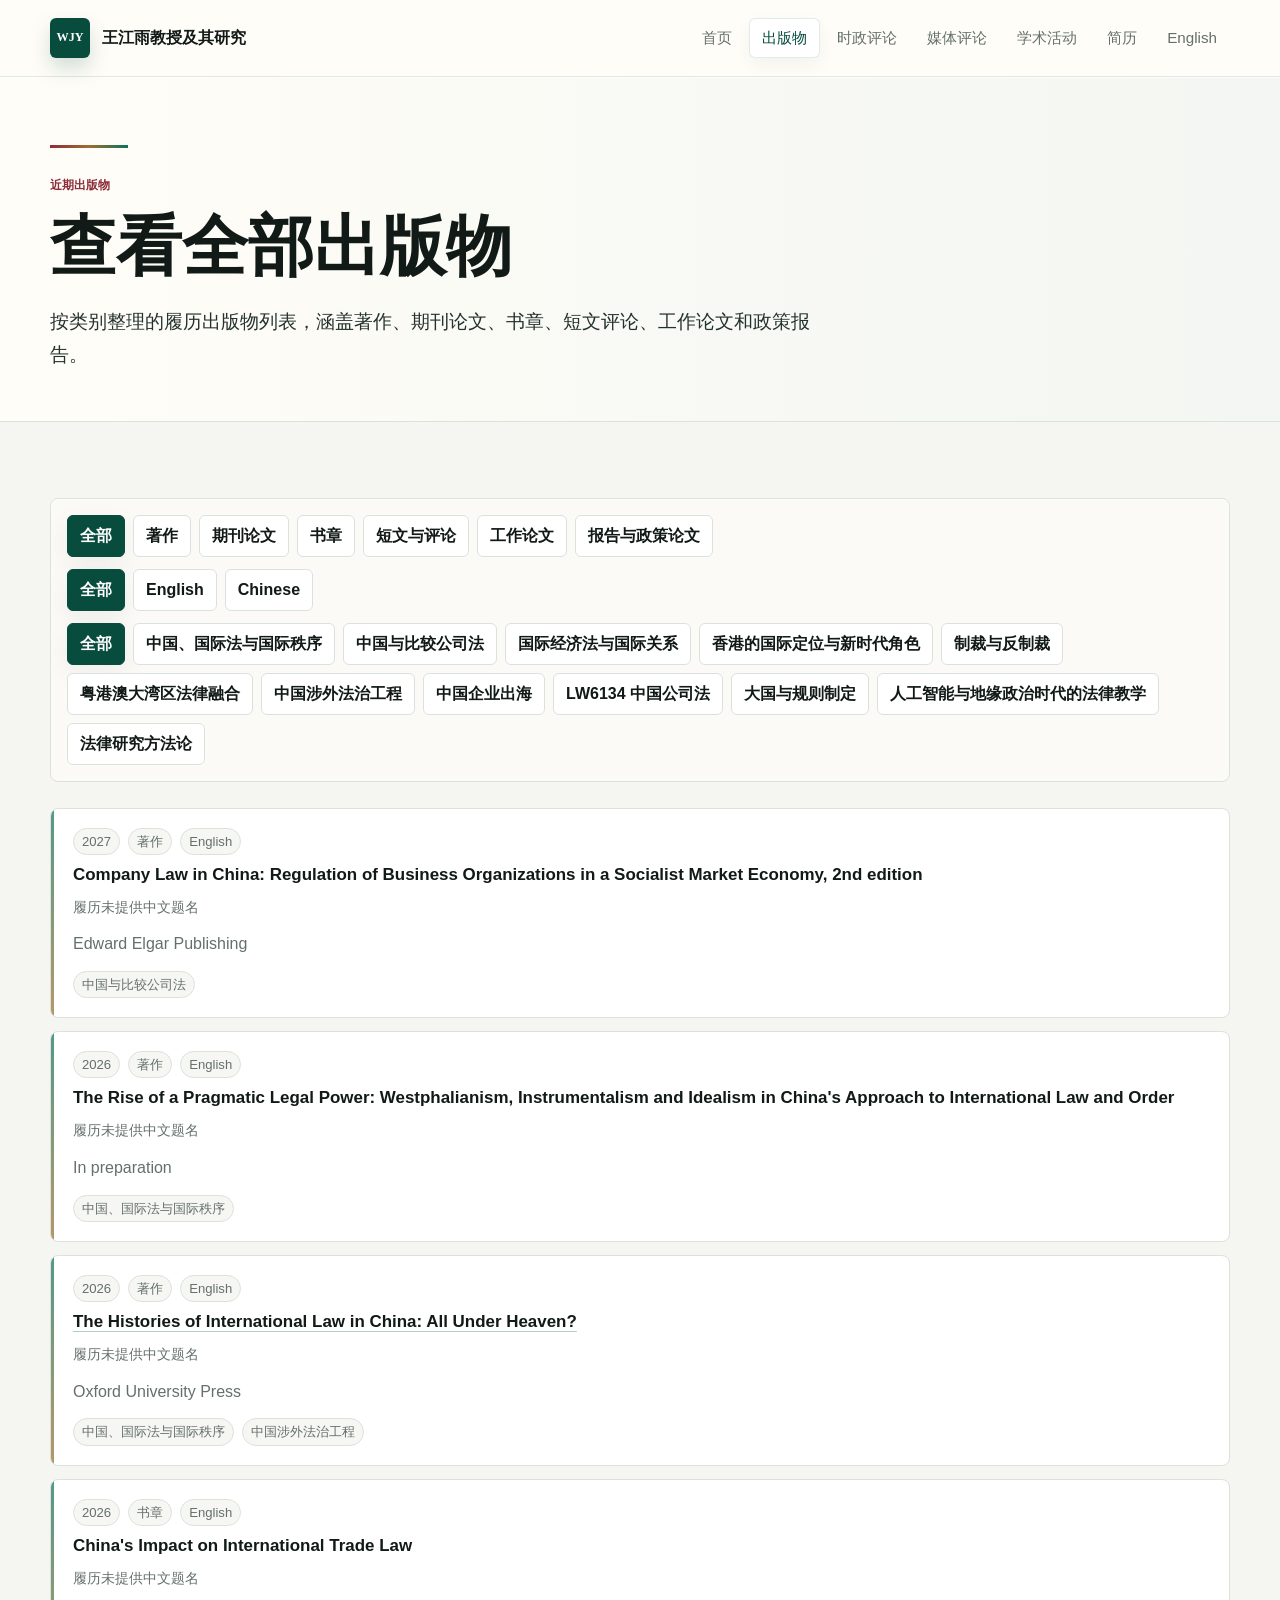
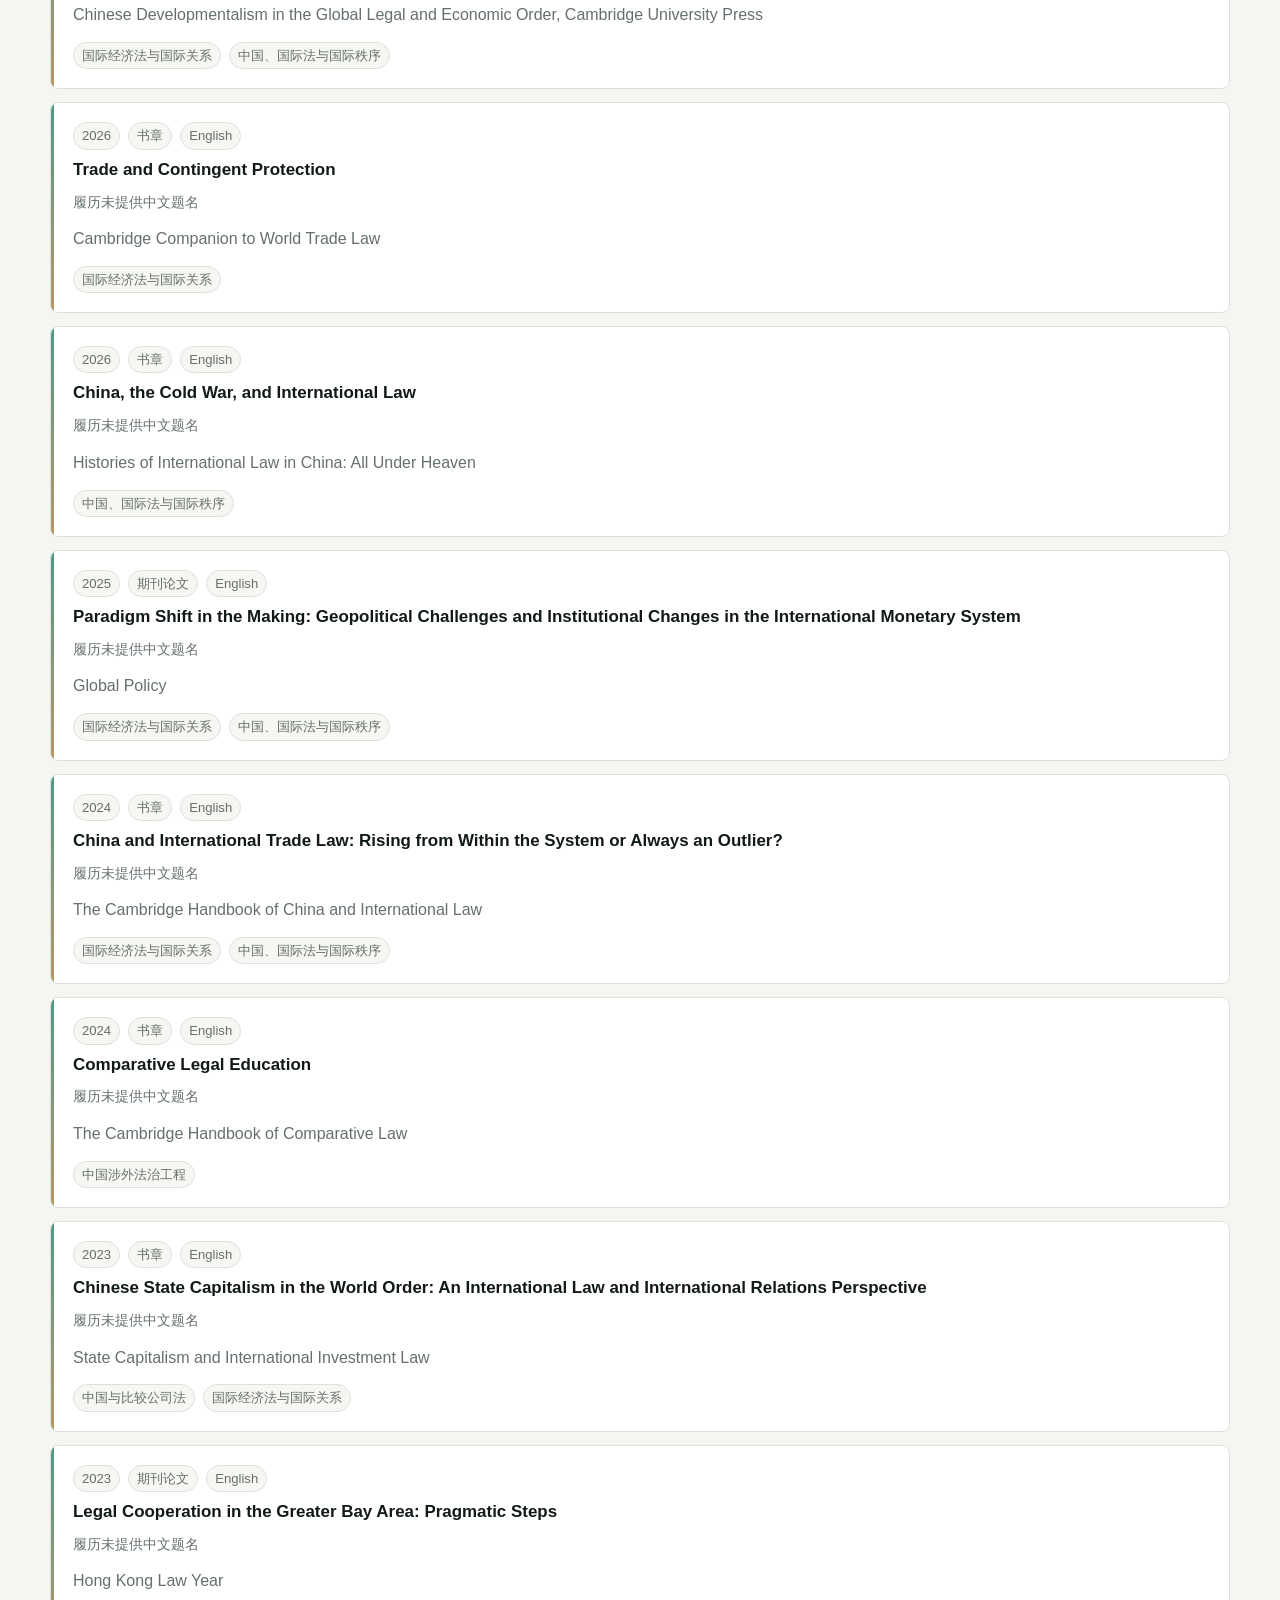
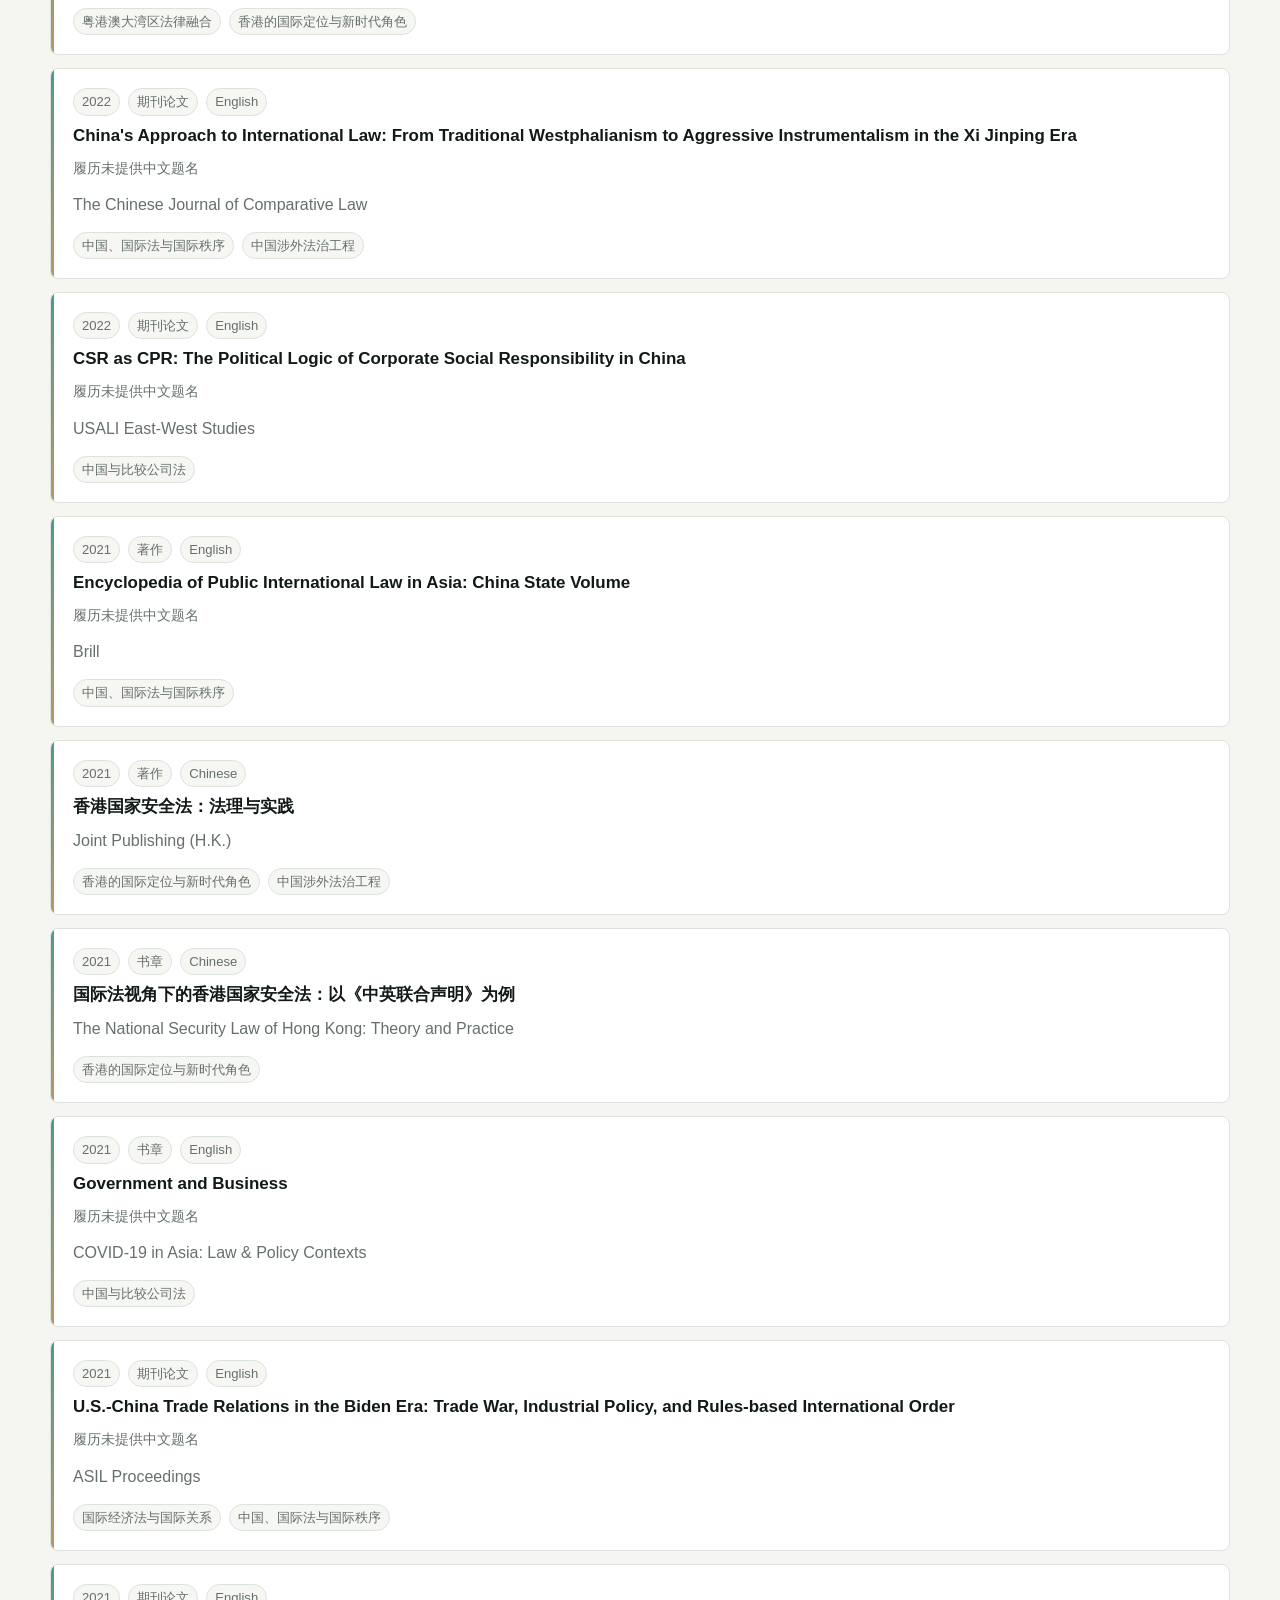
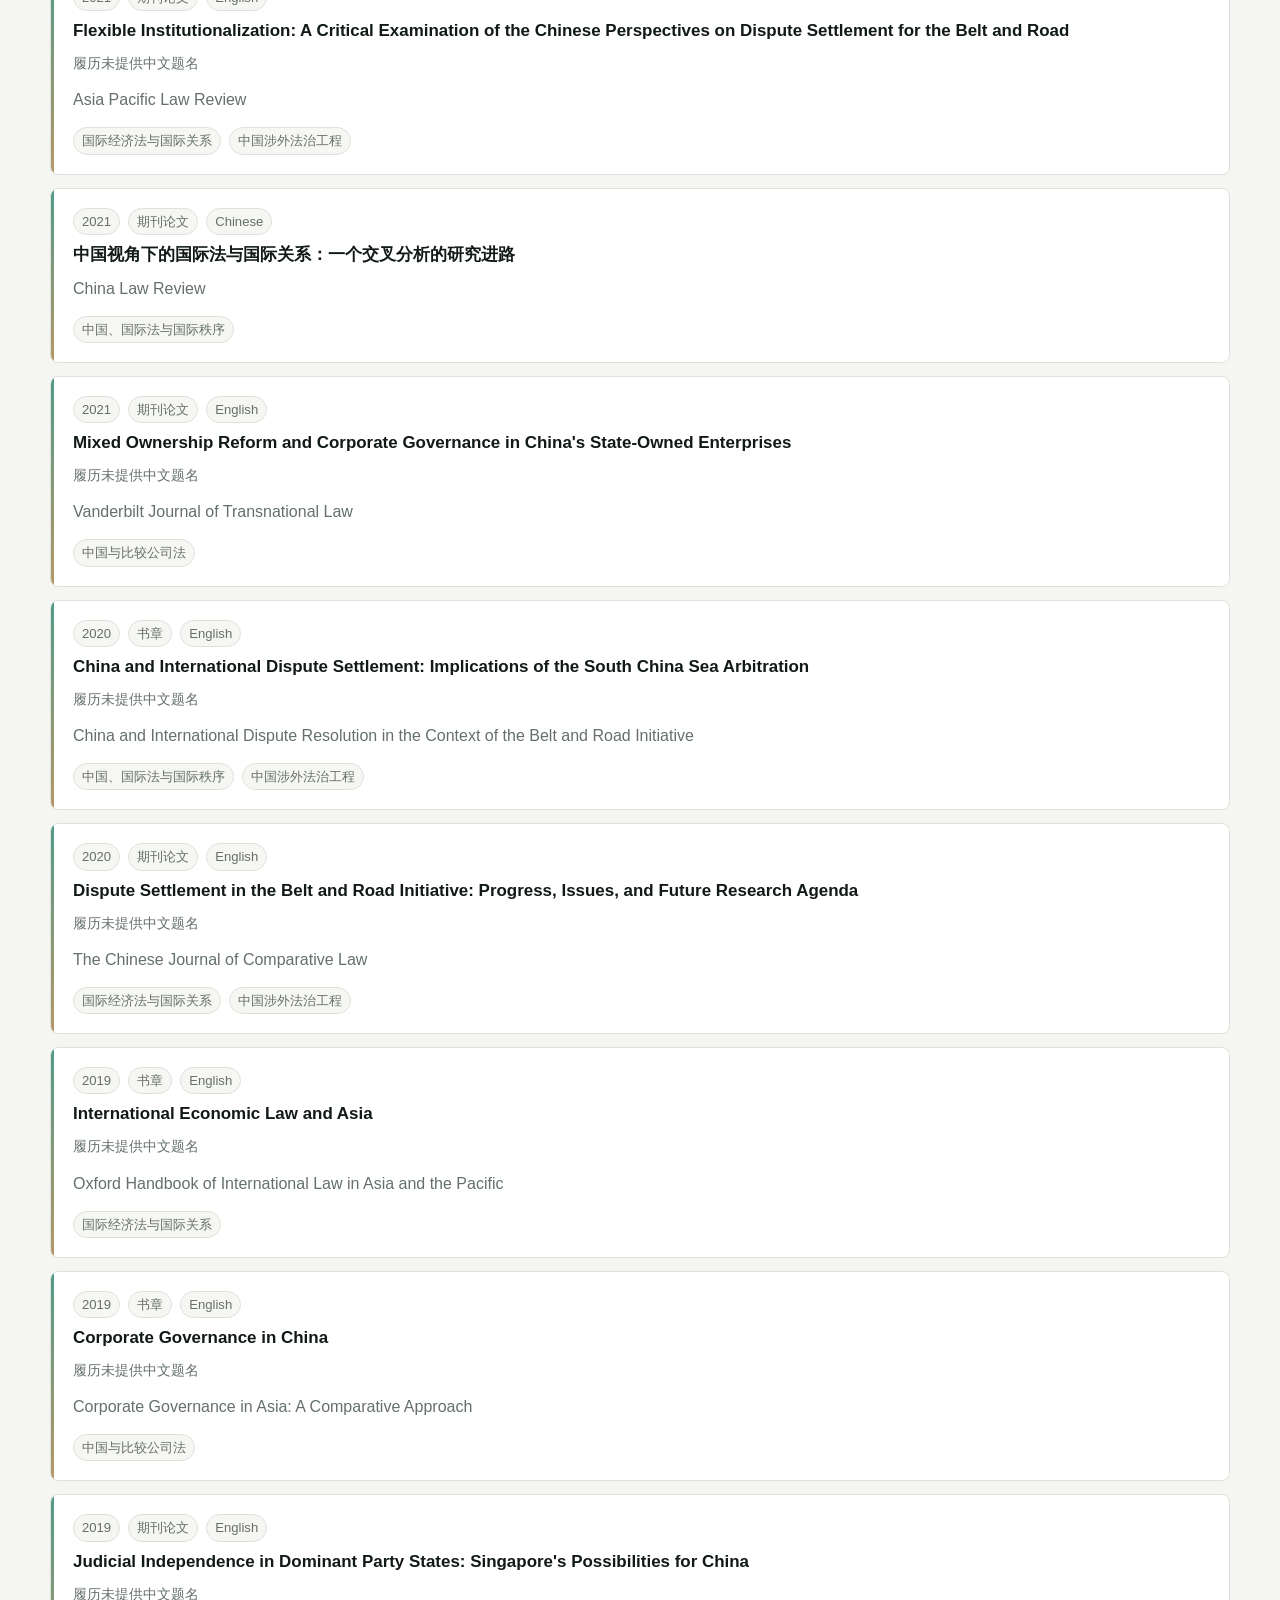
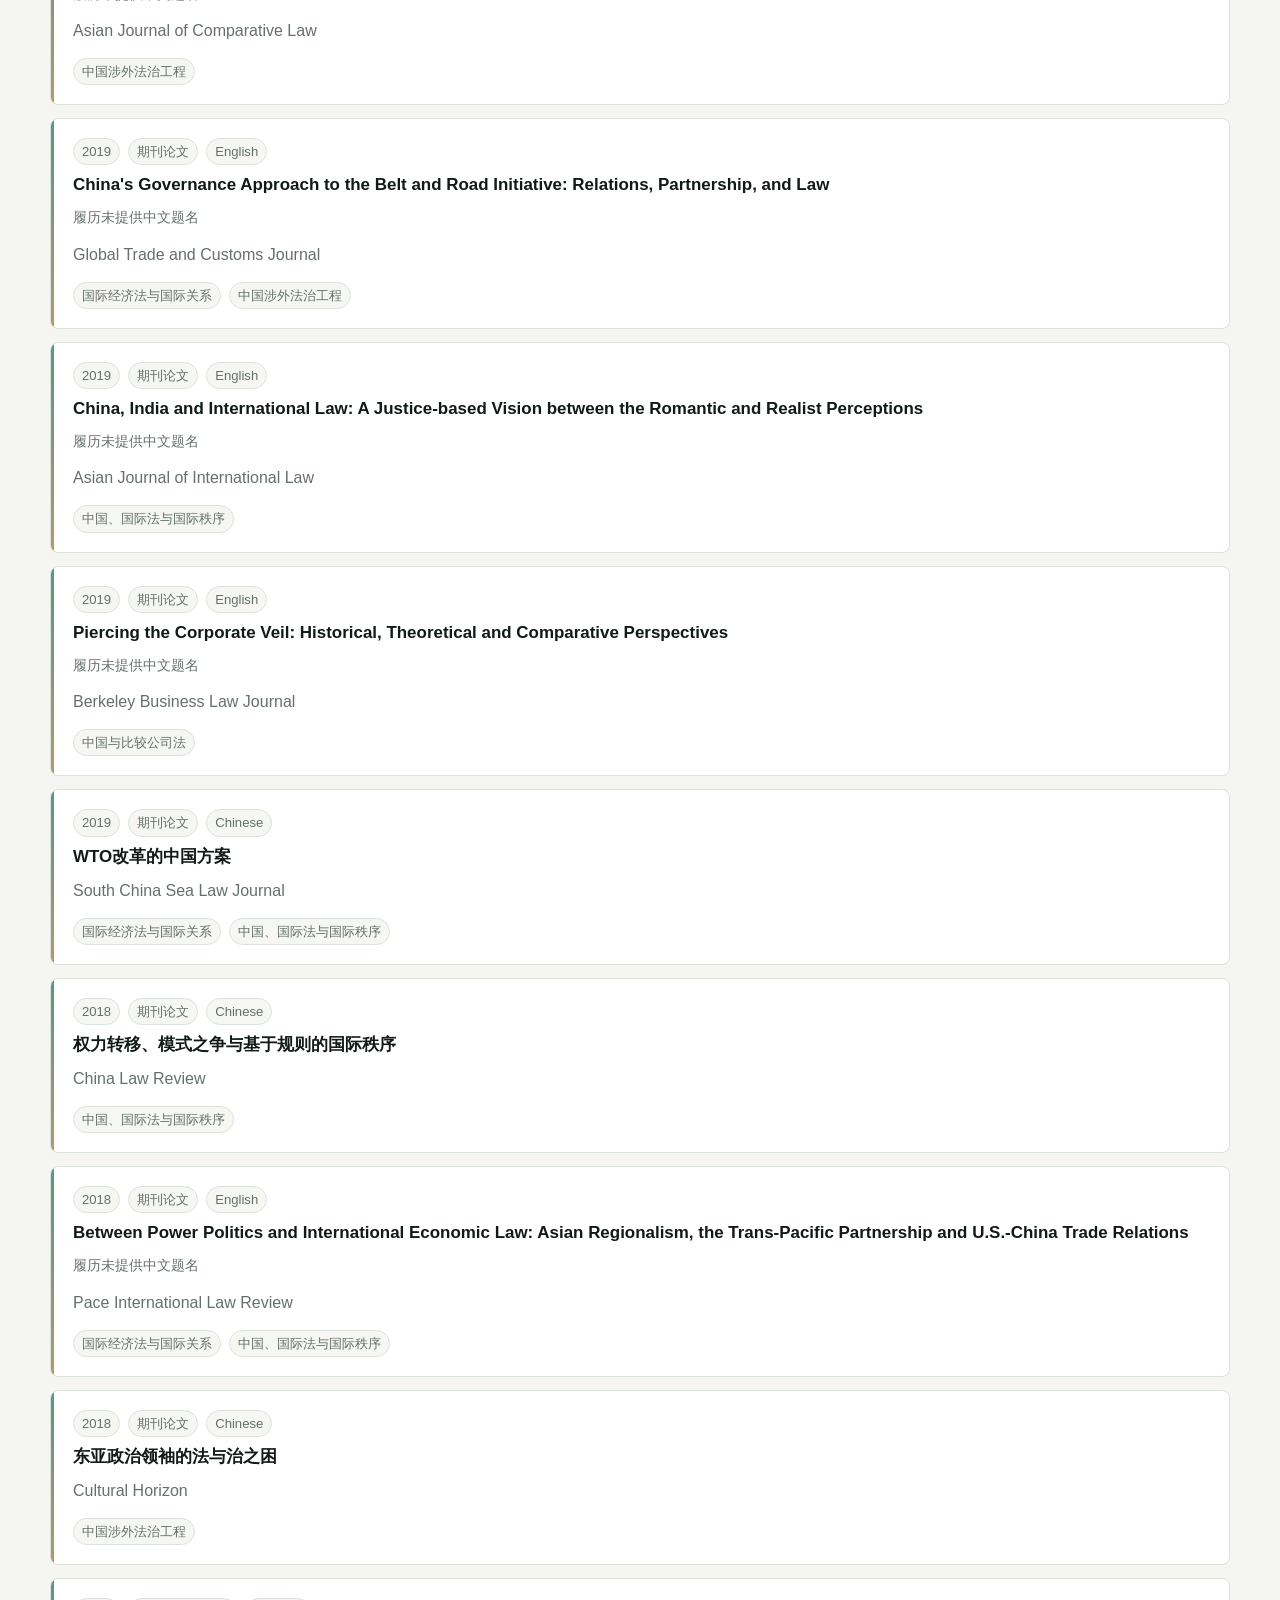
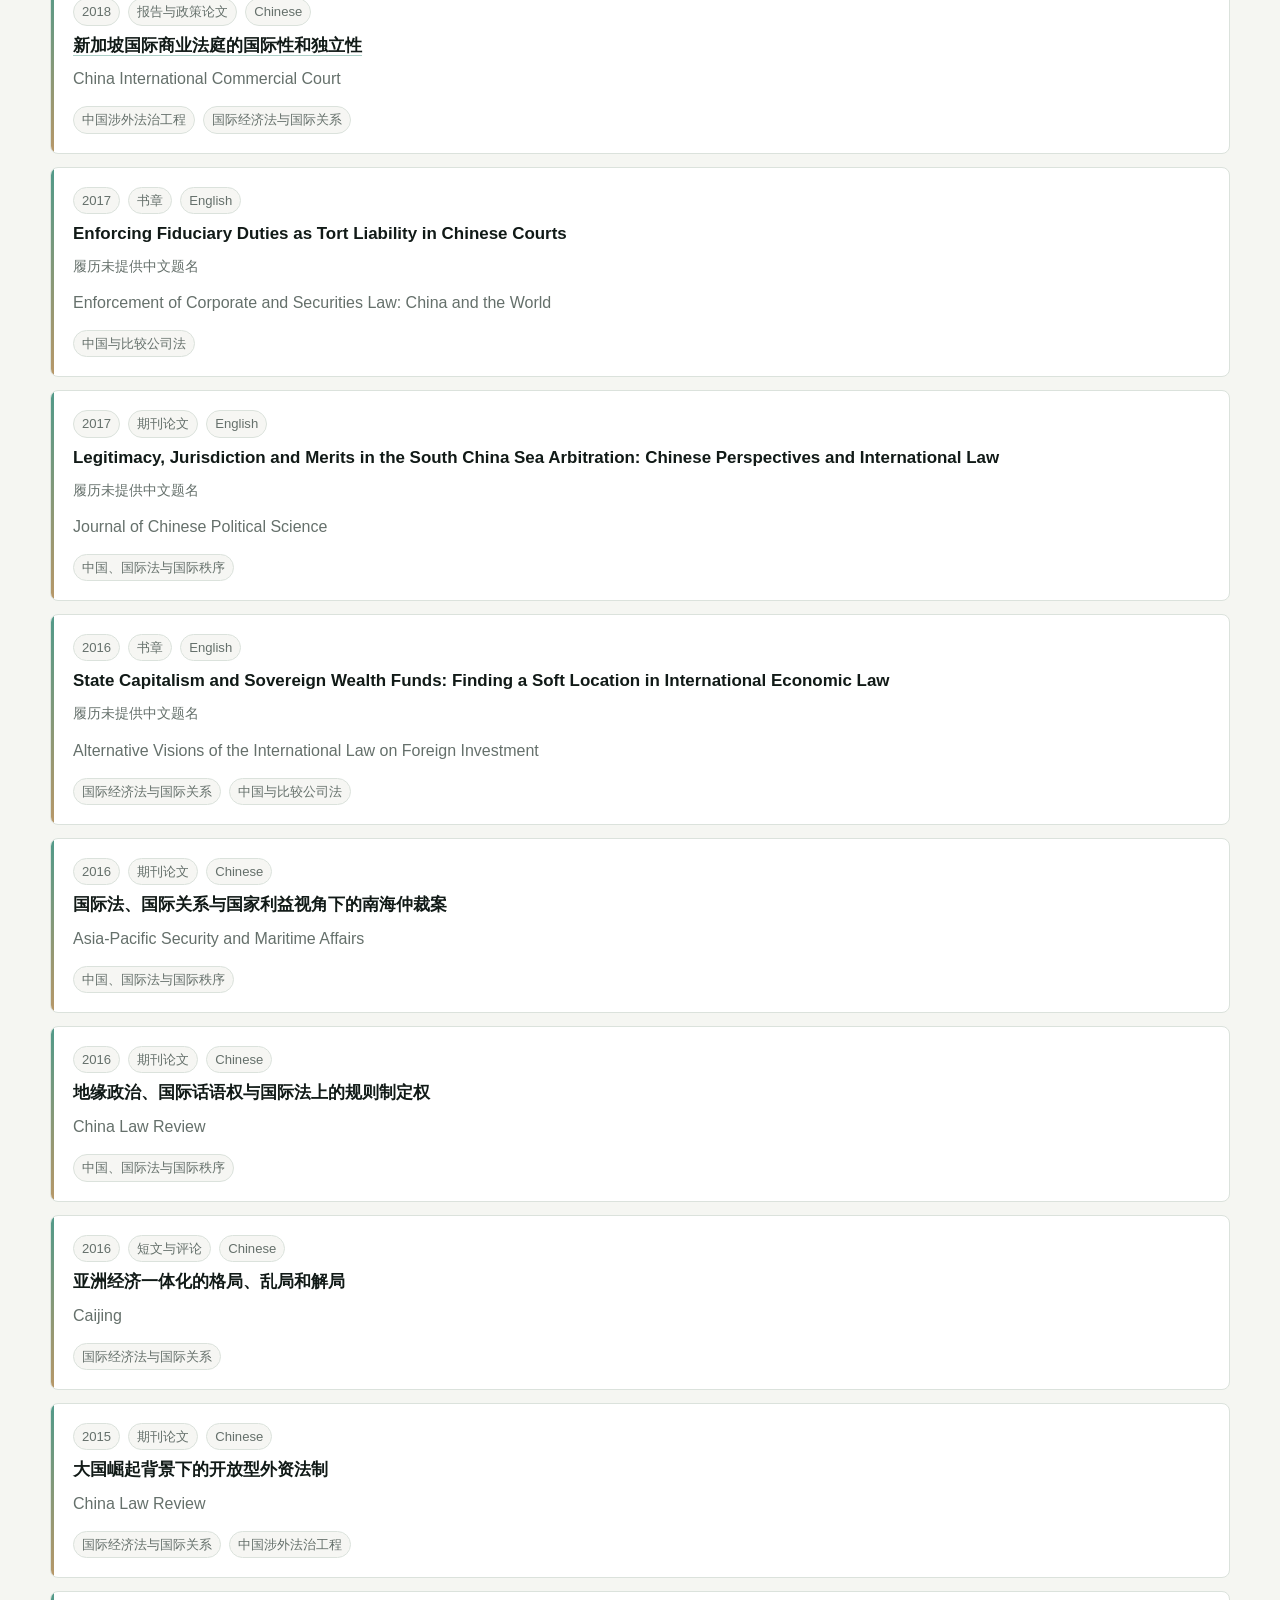
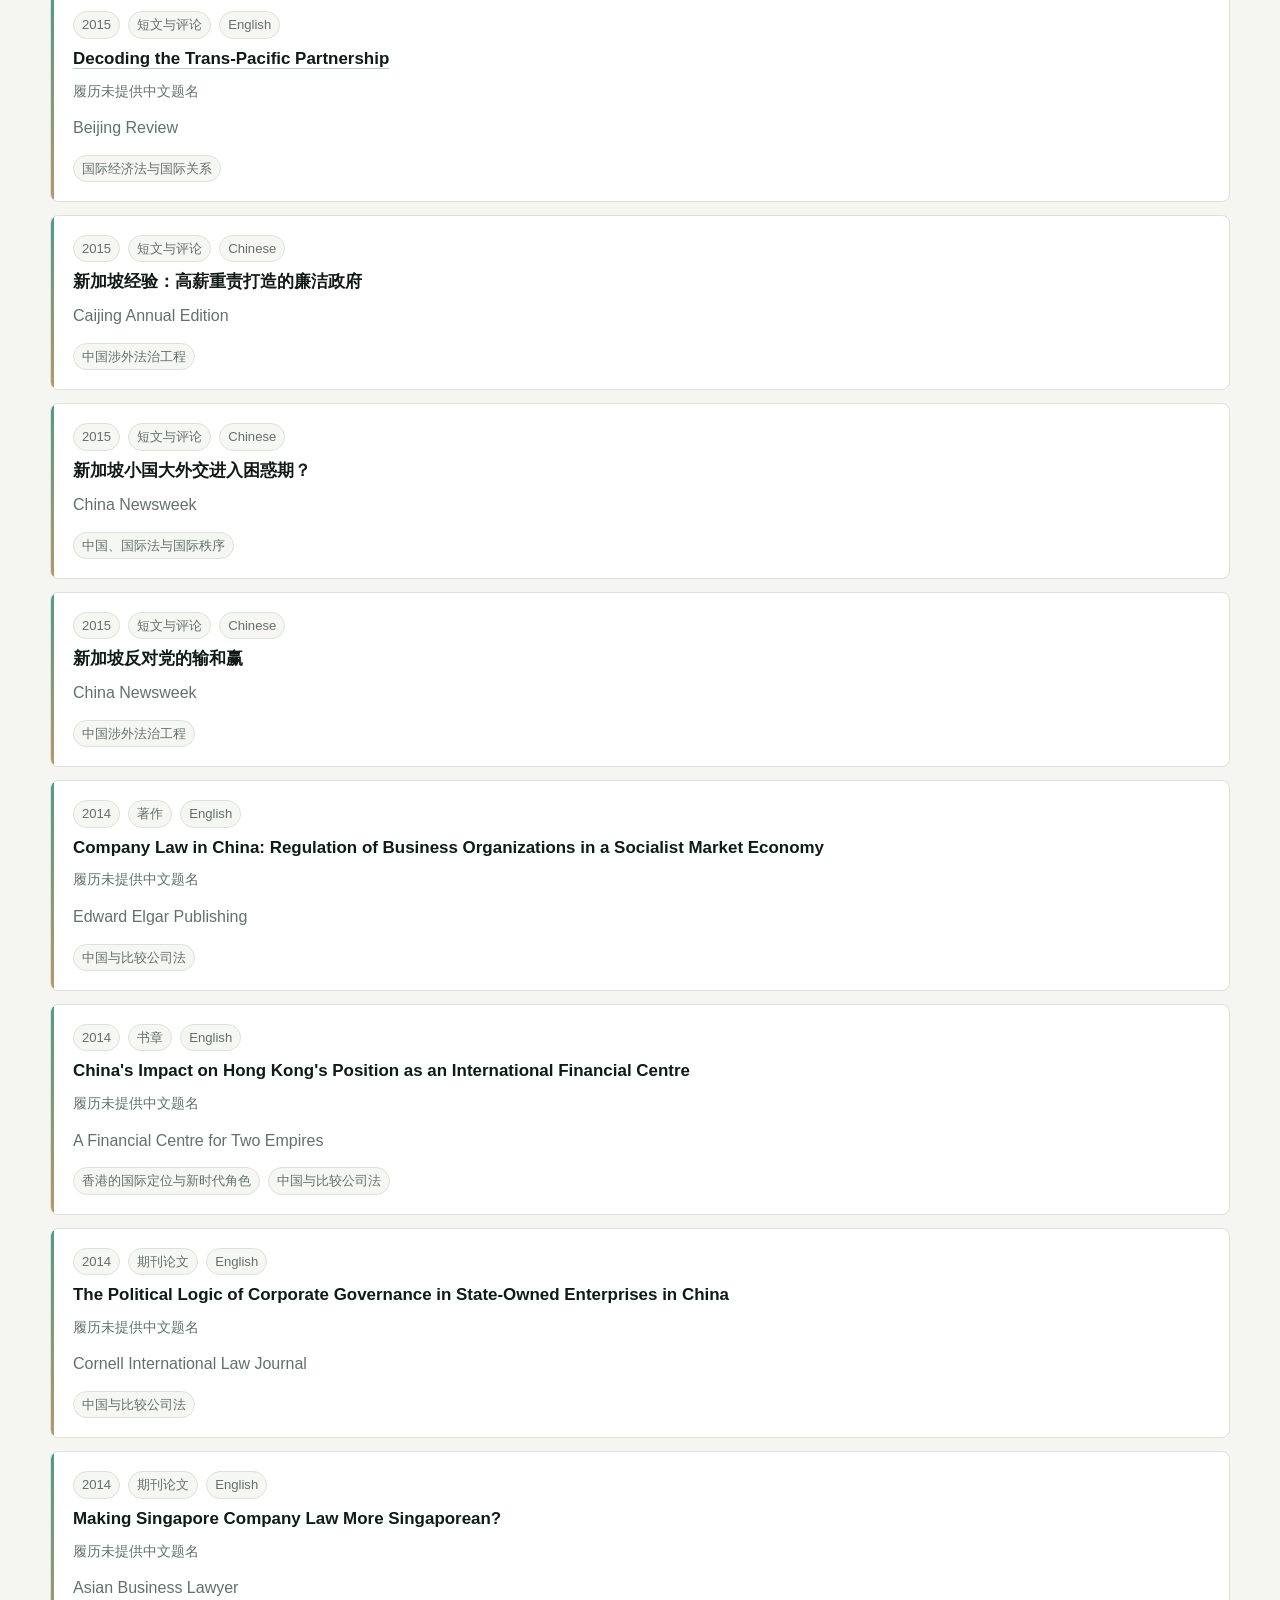
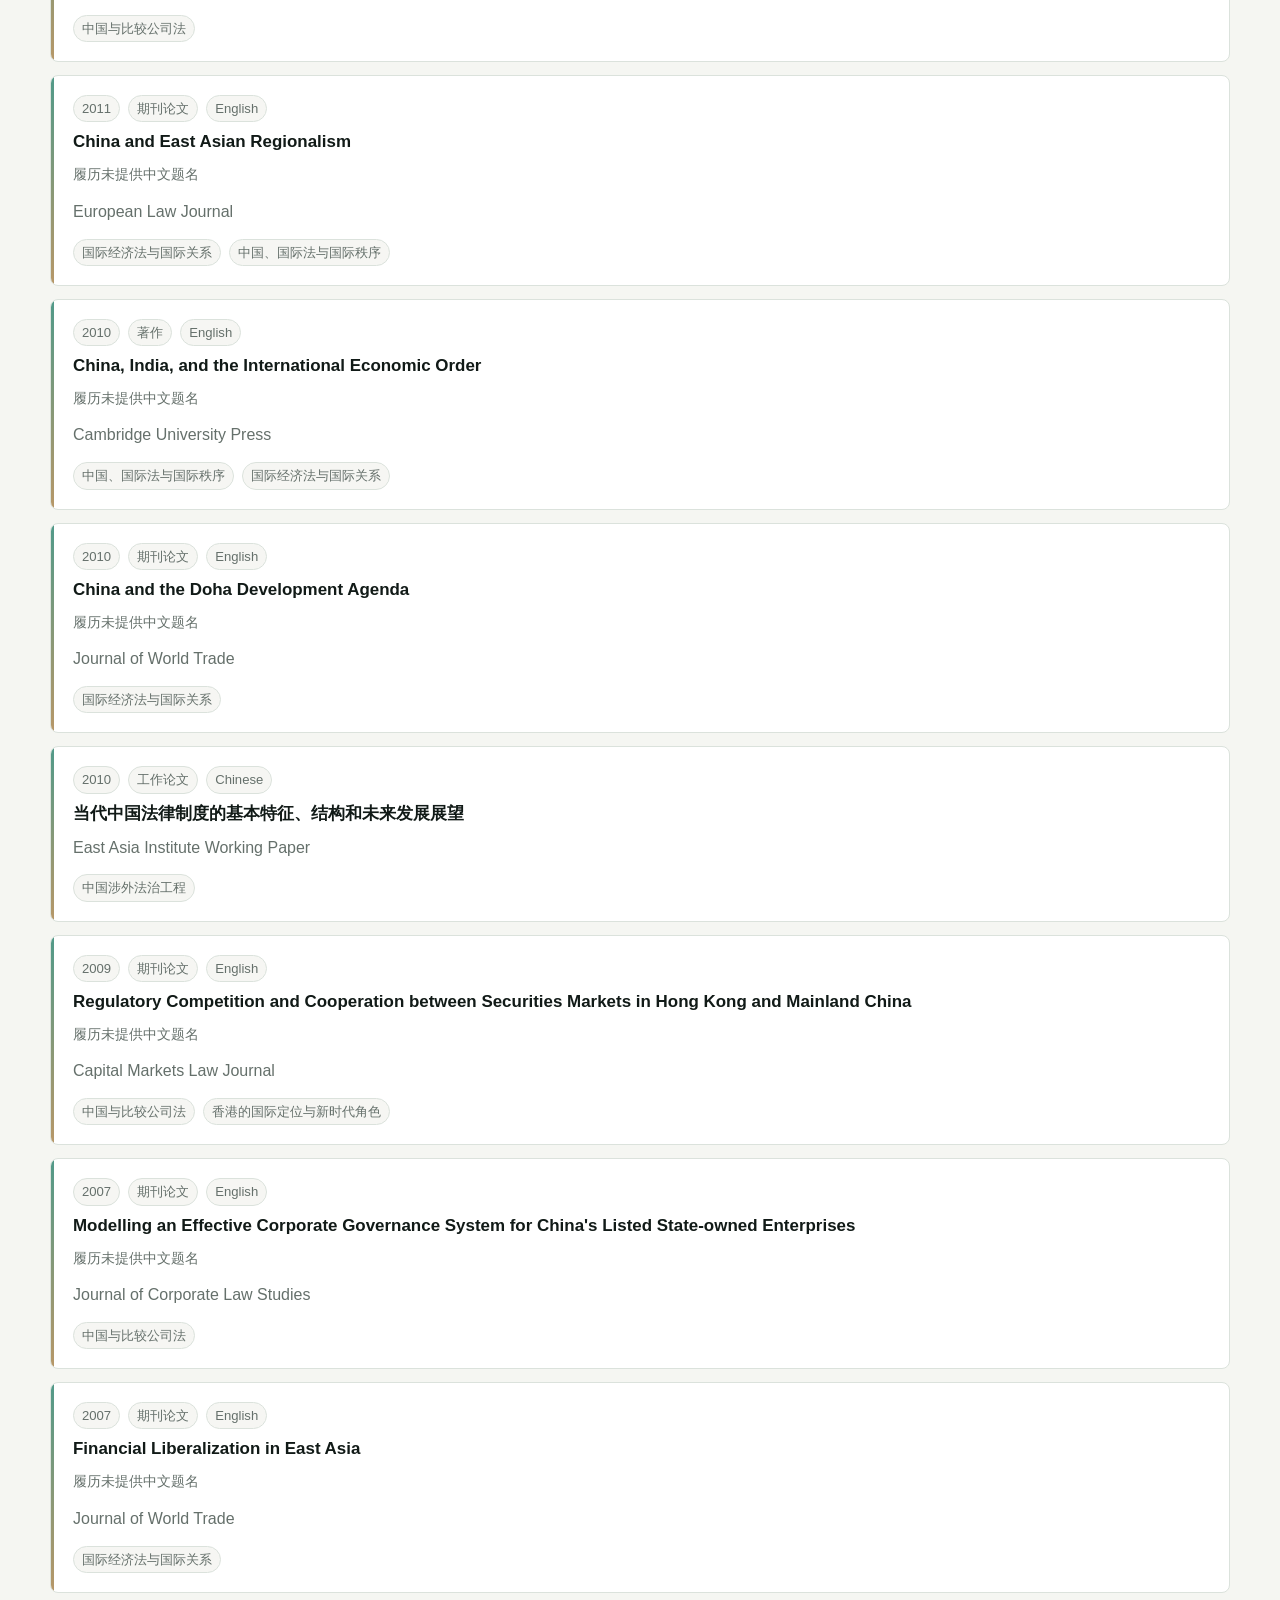
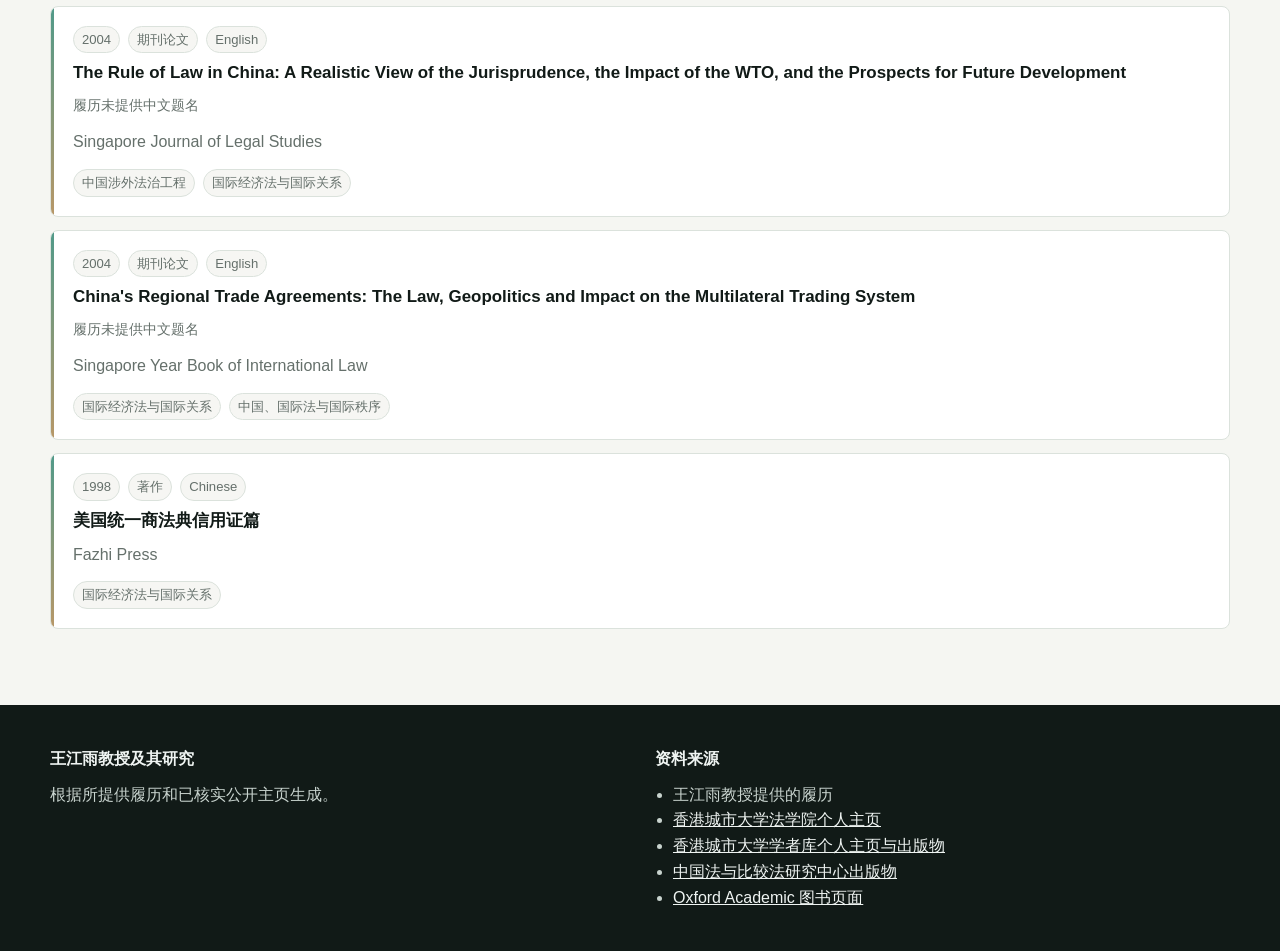
<file: zh/publications.html>
<!doctype html>
<html lang="zh-Hant">
<head>
  <meta charset="utf-8">
  <meta name="viewport" content="width=device-width, initial-scale=1">
  <title>查看全部出版物 | 王江雨教授及其研究</title>
  <meta name="description" content="Publications by Professor Wang Jiangyu">
  <meta name="theme-color" content="#f7f5ef">
  <link rel="stylesheet" href="../assets/site.css">
  <script defer src="../assets/site.js"></script>
</head>
<body>
  <a class="skip-link" href="#main">Skip to content</a>
  <header class="site-header">
    <div class="wrap header-inner">
      <a class="brand" href="index.html" aria-label="王江雨教授及其研究">
        <span class="brand-mark">WJY</span>
        <span>王江雨教授及其研究</span>
      </a>
      <nav aria-label="Primary navigation"><a class="" href="index.html">首页</a><a class="active" href="publications.html">出版物</a><a class="" href="commentaries.html">时政评论</a><a class="" href="media.html">媒体评论</a><a class="" href="academic.html">学术活动</a><a class="" href="cv.html">简历</a><a class="" href="../publications.html">English</a></nav>
    </div>
  </header>
  <main id="main">
  <section class="page-hero">
    <div class="wrap page-hero-inner">
      <p class="eyebrow">近期出版物</p>
      <h1>查看全部出版物</h1>
      <p class="lead">按类别整理的履历出版物列表，涵盖著作、期刊论文、书章、短文评论、工作论文和政策报告。</p>
    </div>
  </section>
  <section class="section">
    <div class="wrap">
      <div class="filter-panel">
        <div class="filter-row" data-filter-scope="pubs" aria-label="出版物类别">
    <button type="button" class="filter-button active" data-filter-criterion="category" data-filter-value="all">全部</button>
    <button type="button" class="filter-button" data-filter-criterion="category" data-filter-value="Book">著作</button><button type="button" class="filter-button" data-filter-criterion="category" data-filter-value="Journal Article">期刊论文</button><button type="button" class="filter-button" data-filter-criterion="category" data-filter-value="Book Chapter">书章</button><button type="button" class="filter-button" data-filter-criterion="category" data-filter-value="Shorter Commentary">短文与评论</button><button type="button" class="filter-button" data-filter-criterion="category" data-filter-value="Working Paper">工作论文</button><button type="button" class="filter-button" data-filter-criterion="category" data-filter-value="Report / Policy Paper">报告与政策论文</button>
  </div>
        <div class="filter-row" data-filter-scope="pubs" aria-label="出版物类别">
    <button type="button" class="filter-button active" data-filter-criterion="language" data-filter-value="all">全部</button>
    <button type="button" class="filter-button" data-filter-criterion="language" data-filter-value="English">English</button><button type="button" class="filter-button" data-filter-criterion="language" data-filter-value="Chinese">Chinese</button>
  </div>
        <div class="filter-row" data-filter-scope="pubs" aria-label="出版物类别">
    <button type="button" class="filter-button active" data-filter-criterion="topic" data-filter-value="all">全部</button>
    <button type="button" class="filter-button" data-filter-criterion="topic" data-filter-value="international-order">中国、国际法与国际秩序</button><button type="button" class="filter-button" data-filter-criterion="topic" data-filter-value="company-law">中国与比较公司法</button><button type="button" class="filter-button" data-filter-criterion="topic" data-filter-value="ielr">国际经济法与国际关系</button><button type="button" class="filter-button" data-filter-criterion="topic" data-filter-value="hong-kong">香港的国际定位与新时代角色</button><button type="button" class="filter-button" data-filter-criterion="topic" data-filter-value="sanctions">制裁与反制裁</button><button type="button" class="filter-button" data-filter-criterion="topic" data-filter-value="gba">粤港澳大湾区法律融合</button><button type="button" class="filter-button" data-filter-criterion="topic" data-filter-value="foreign-related-rule-of-law">中国涉外法治工程</button><button type="button" class="filter-button" data-filter-criterion="topic" data-filter-value="chinese-enterprises-going-global">中国企业出海</button><button type="button" class="filter-button" data-filter-criterion="topic" data-filter-value="lw6134-company-law-china">LW6134 中国公司法</button><button type="button" class="filter-button" data-filter-criterion="topic" data-filter-value="great-powers-rule-making">大国与规则制定</button><button type="button" class="filter-button" data-filter-criterion="topic" data-filter-value="ai-geopolitics-law-teaching">人工智能与地缘政治时代的法律教学</button><button type="button" class="filter-button" data-filter-criterion="topic" data-filter-value="legal-research-methodology">法律研究方法论</button>
  </div>
      </div>
      <div class="record-list" data-record-container="pubs">
        <article class="record-card" data-record data-category="Book" data-language="English" data-topic="company-law" data-year="2027">
    <div class="record-meta">
      <span>2027</span>
      <span>著作</span>
      <span>English</span>
    </div>
    <h3>Company Law in China: Regulation of Business Organizations in a Socialist Market Economy, 2nd edition</h3>
    <p class="record-note">履历未提供中文题名</p>
    <p>Edward Elgar Publishing</p>
    <div class="tags"><span>中国与比较公司法</span></div>
  </article><article class="record-card" data-record data-category="Book" data-language="English" data-topic="international-order" data-year="2026">
    <div class="record-meta">
      <span>2026</span>
      <span>著作</span>
      <span>English</span>
    </div>
    <h3>The Rise of a Pragmatic Legal Power: Westphalianism, Instrumentalism and Idealism in China's Approach to International Law and Order</h3>
    <p class="record-note">履历未提供中文题名</p>
    <p>In preparation</p>
    <div class="tags"><span>中国、国际法与国际秩序</span></div>
  </article><article class="record-card" data-record data-category="Book" data-language="English" data-topic="international-order foreign-related-rule-of-law" data-year="2026">
    <div class="record-meta">
      <span>2026</span>
      <span>著作</span>
      <span>English</span>
    </div>
    <h3><a class="text-link" href="https://academic.oup.com/book/62589">The Histories of International Law in China: All Under Heaven?</a></h3>
    <p class="record-note">履历未提供中文题名</p>
    <p>Oxford University Press</p>
    <div class="tags"><span>中国、国际法与国际秩序</span><span>中国涉外法治工程</span></div>
  </article><article class="record-card" data-record data-category="Book Chapter" data-language="English" data-topic="ielr international-order" data-year="2026">
    <div class="record-meta">
      <span>2026</span>
      <span>书章</span>
      <span>English</span>
    </div>
    <h3>China's Impact on International Trade Law</h3>
    <p class="record-note">履历未提供中文题名</p>
    <p>Chinese Developmentalism in the Global Legal and Economic Order, Cambridge University Press</p>
    <div class="tags"><span>国际经济法与国际关系</span><span>中国、国际法与国际秩序</span></div>
  </article><article class="record-card" data-record data-category="Book Chapter" data-language="English" data-topic="ielr" data-year="2026">
    <div class="record-meta">
      <span>2026</span>
      <span>书章</span>
      <span>English</span>
    </div>
    <h3>Trade and Contingent Protection</h3>
    <p class="record-note">履历未提供中文题名</p>
    <p>Cambridge Companion to World Trade Law</p>
    <div class="tags"><span>国际经济法与国际关系</span></div>
  </article><article class="record-card" data-record data-category="Book Chapter" data-language="English" data-topic="international-order" data-year="2026">
    <div class="record-meta">
      <span>2026</span>
      <span>书章</span>
      <span>English</span>
    </div>
    <h3>China, the Cold War, and International Law</h3>
    <p class="record-note">履历未提供中文题名</p>
    <p>Histories of International Law in China: All Under Heaven</p>
    <div class="tags"><span>中国、国际法与国际秩序</span></div>
  </article><article class="record-card" data-record data-category="Journal Article" data-language="English" data-topic="ielr international-order" data-year="2025">
    <div class="record-meta">
      <span>2025</span>
      <span>期刊论文</span>
      <span>English</span>
    </div>
    <h3>Paradigm Shift in the Making: Geopolitical Challenges and Institutional Changes in the International Monetary System</h3>
    <p class="record-note">履历未提供中文题名</p>
    <p>Global Policy</p>
    <div class="tags"><span>国际经济法与国际关系</span><span>中国、国际法与国际秩序</span></div>
  </article><article class="record-card" data-record data-category="Book Chapter" data-language="English" data-topic="ielr international-order" data-year="2024">
    <div class="record-meta">
      <span>2024</span>
      <span>书章</span>
      <span>English</span>
    </div>
    <h3>China and International Trade Law: Rising from Within the System or Always an Outlier?</h3>
    <p class="record-note">履历未提供中文题名</p>
    <p>The Cambridge Handbook of China and International Law</p>
    <div class="tags"><span>国际经济法与国际关系</span><span>中国、国际法与国际秩序</span></div>
  </article><article class="record-card" data-record data-category="Book Chapter" data-language="English" data-topic="foreign-related-rule-of-law" data-year="2024">
    <div class="record-meta">
      <span>2024</span>
      <span>书章</span>
      <span>English</span>
    </div>
    <h3>Comparative Legal Education</h3>
    <p class="record-note">履历未提供中文题名</p>
    <p>The Cambridge Handbook of Comparative Law</p>
    <div class="tags"><span>中国涉外法治工程</span></div>
  </article><article class="record-card" data-record data-category="Book Chapter" data-language="English" data-topic="company-law ielr" data-year="2023">
    <div class="record-meta">
      <span>2023</span>
      <span>书章</span>
      <span>English</span>
    </div>
    <h3>Chinese State Capitalism in the World Order: An International Law and International Relations Perspective</h3>
    <p class="record-note">履历未提供中文题名</p>
    <p>State Capitalism and International Investment Law</p>
    <div class="tags"><span>中国与比较公司法</span><span>国际经济法与国际关系</span></div>
  </article><article class="record-card" data-record data-category="Journal Article" data-language="English" data-topic="gba hong-kong" data-year="2023">
    <div class="record-meta">
      <span>2023</span>
      <span>期刊论文</span>
      <span>English</span>
    </div>
    <h3>Legal Cooperation in the Greater Bay Area: Pragmatic Steps</h3>
    <p class="record-note">履历未提供中文题名</p>
    <p>Hong Kong Law Year</p>
    <div class="tags"><span>粤港澳大湾区法律融合</span><span>香港的国际定位与新时代角色</span></div>
  </article><article class="record-card" data-record data-category="Journal Article" data-language="English" data-topic="international-order foreign-related-rule-of-law" data-year="2022">
    <div class="record-meta">
      <span>2022</span>
      <span>期刊论文</span>
      <span>English</span>
    </div>
    <h3>China's Approach to International Law: From Traditional Westphalianism to Aggressive Instrumentalism in the Xi Jinping Era</h3>
    <p class="record-note">履历未提供中文题名</p>
    <p>The Chinese Journal of Comparative Law</p>
    <div class="tags"><span>中国、国际法与国际秩序</span><span>中国涉外法治工程</span></div>
  </article><article class="record-card" data-record data-category="Journal Article" data-language="English" data-topic="company-law" data-year="2022">
    <div class="record-meta">
      <span>2022</span>
      <span>期刊论文</span>
      <span>English</span>
    </div>
    <h3>CSR as CPR: The Political Logic of Corporate Social Responsibility in China</h3>
    <p class="record-note">履历未提供中文题名</p>
    <p>USALI East-West Studies</p>
    <div class="tags"><span>中国与比较公司法</span></div>
  </article><article class="record-card" data-record data-category="Book" data-language="English" data-topic="international-order" data-year="2021">
    <div class="record-meta">
      <span>2021</span>
      <span>著作</span>
      <span>English</span>
    </div>
    <h3>Encyclopedia of Public International Law in Asia: China State Volume</h3>
    <p class="record-note">履历未提供中文题名</p>
    <p>Brill</p>
    <div class="tags"><span>中国、国际法与国际秩序</span></div>
  </article><article class="record-card" data-record data-category="Book" data-language="Chinese" data-topic="hong-kong foreign-related-rule-of-law" data-year="2021">
    <div class="record-meta">
      <span>2021</span>
      <span>著作</span>
      <span>Chinese</span>
    </div>
    <h3>香港国家安全法：法理与实践</h3>
    
    <p>Joint Publishing (H.K.)</p>
    <div class="tags"><span>香港的国际定位与新时代角色</span><span>中国涉外法治工程</span></div>
  </article><article class="record-card" data-record data-category="Book Chapter" data-language="Chinese" data-topic="hong-kong" data-year="2021">
    <div class="record-meta">
      <span>2021</span>
      <span>书章</span>
      <span>Chinese</span>
    </div>
    <h3>国际法视角下的香港国家安全法：以《中英联合声明》为例</h3>
    
    <p>The National Security Law of Hong Kong: Theory and Practice</p>
    <div class="tags"><span>香港的国际定位与新时代角色</span></div>
  </article><article class="record-card" data-record data-category="Book Chapter" data-language="English" data-topic="company-law" data-year="2021">
    <div class="record-meta">
      <span>2021</span>
      <span>书章</span>
      <span>English</span>
    </div>
    <h3>Government and Business</h3>
    <p class="record-note">履历未提供中文题名</p>
    <p>COVID-19 in Asia: Law &amp; Policy Contexts</p>
    <div class="tags"><span>中国与比较公司法</span></div>
  </article><article class="record-card" data-record data-category="Journal Article" data-language="English" data-topic="ielr international-order" data-year="2021">
    <div class="record-meta">
      <span>2021</span>
      <span>期刊论文</span>
      <span>English</span>
    </div>
    <h3>U.S.-China Trade Relations in the Biden Era: Trade War, Industrial Policy, and Rules-based International Order</h3>
    <p class="record-note">履历未提供中文题名</p>
    <p>ASIL Proceedings</p>
    <div class="tags"><span>国际经济法与国际关系</span><span>中国、国际法与国际秩序</span></div>
  </article><article class="record-card" data-record data-category="Journal Article" data-language="English" data-topic="ielr foreign-related-rule-of-law" data-year="2021">
    <div class="record-meta">
      <span>2021</span>
      <span>期刊论文</span>
      <span>English</span>
    </div>
    <h3>Flexible Institutionalization: A Critical Examination of the Chinese Perspectives on Dispute Settlement for the Belt and Road</h3>
    <p class="record-note">履历未提供中文题名</p>
    <p>Asia Pacific Law Review</p>
    <div class="tags"><span>国际经济法与国际关系</span><span>中国涉外法治工程</span></div>
  </article><article class="record-card" data-record data-category="Journal Article" data-language="Chinese" data-topic="international-order" data-year="2021">
    <div class="record-meta">
      <span>2021</span>
      <span>期刊论文</span>
      <span>Chinese</span>
    </div>
    <h3>中国视角下的国际法与国际关系：一个交叉分析的研究进路</h3>
    
    <p>China Law Review</p>
    <div class="tags"><span>中国、国际法与国际秩序</span></div>
  </article><article class="record-card" data-record data-category="Journal Article" data-language="English" data-topic="company-law" data-year="2021">
    <div class="record-meta">
      <span>2021</span>
      <span>期刊论文</span>
      <span>English</span>
    </div>
    <h3>Mixed Ownership Reform and Corporate Governance in China's State-Owned Enterprises</h3>
    <p class="record-note">履历未提供中文题名</p>
    <p>Vanderbilt Journal of Transnational Law</p>
    <div class="tags"><span>中国与比较公司法</span></div>
  </article><article class="record-card" data-record data-category="Book Chapter" data-language="English" data-topic="international-order foreign-related-rule-of-law" data-year="2020">
    <div class="record-meta">
      <span>2020</span>
      <span>书章</span>
      <span>English</span>
    </div>
    <h3>China and International Dispute Settlement: Implications of the South China Sea Arbitration</h3>
    <p class="record-note">履历未提供中文题名</p>
    <p>China and International Dispute Resolution in the Context of the Belt and Road Initiative</p>
    <div class="tags"><span>中国、国际法与国际秩序</span><span>中国涉外法治工程</span></div>
  </article><article class="record-card" data-record data-category="Journal Article" data-language="English" data-topic="ielr foreign-related-rule-of-law" data-year="2020">
    <div class="record-meta">
      <span>2020</span>
      <span>期刊论文</span>
      <span>English</span>
    </div>
    <h3>Dispute Settlement in the Belt and Road Initiative: Progress, Issues, and Future Research Agenda</h3>
    <p class="record-note">履历未提供中文题名</p>
    <p>The Chinese Journal of Comparative Law</p>
    <div class="tags"><span>国际经济法与国际关系</span><span>中国涉外法治工程</span></div>
  </article><article class="record-card" data-record data-category="Book Chapter" data-language="English" data-topic="ielr" data-year="2019">
    <div class="record-meta">
      <span>2019</span>
      <span>书章</span>
      <span>English</span>
    </div>
    <h3>International Economic Law and Asia</h3>
    <p class="record-note">履历未提供中文题名</p>
    <p>Oxford Handbook of International Law in Asia and the Pacific</p>
    <div class="tags"><span>国际经济法与国际关系</span></div>
  </article><article class="record-card" data-record data-category="Book Chapter" data-language="English" data-topic="company-law" data-year="2019">
    <div class="record-meta">
      <span>2019</span>
      <span>书章</span>
      <span>English</span>
    </div>
    <h3>Corporate Governance in China</h3>
    <p class="record-note">履历未提供中文题名</p>
    <p>Corporate Governance in Asia: A Comparative Approach</p>
    <div class="tags"><span>中国与比较公司法</span></div>
  </article><article class="record-card" data-record data-category="Journal Article" data-language="English" data-topic="foreign-related-rule-of-law" data-year="2019">
    <div class="record-meta">
      <span>2019</span>
      <span>期刊论文</span>
      <span>English</span>
    </div>
    <h3>Judicial Independence in Dominant Party States: Singapore's Possibilities for China</h3>
    <p class="record-note">履历未提供中文题名</p>
    <p>Asian Journal of Comparative Law</p>
    <div class="tags"><span>中国涉外法治工程</span></div>
  </article><article class="record-card" data-record data-category="Journal Article" data-language="English" data-topic="ielr foreign-related-rule-of-law" data-year="2019">
    <div class="record-meta">
      <span>2019</span>
      <span>期刊论文</span>
      <span>English</span>
    </div>
    <h3>China's Governance Approach to the Belt and Road Initiative: Relations, Partnership, and Law</h3>
    <p class="record-note">履历未提供中文题名</p>
    <p>Global Trade and Customs Journal</p>
    <div class="tags"><span>国际经济法与国际关系</span><span>中国涉外法治工程</span></div>
  </article><article class="record-card" data-record data-category="Journal Article" data-language="English" data-topic="international-order" data-year="2019">
    <div class="record-meta">
      <span>2019</span>
      <span>期刊论文</span>
      <span>English</span>
    </div>
    <h3>China, India and International Law: A Justice-based Vision between the Romantic and Realist Perceptions</h3>
    <p class="record-note">履历未提供中文题名</p>
    <p>Asian Journal of International Law</p>
    <div class="tags"><span>中国、国际法与国际秩序</span></div>
  </article><article class="record-card" data-record data-category="Journal Article" data-language="English" data-topic="company-law" data-year="2019">
    <div class="record-meta">
      <span>2019</span>
      <span>期刊论文</span>
      <span>English</span>
    </div>
    <h3>Piercing the Corporate Veil: Historical, Theoretical and Comparative Perspectives</h3>
    <p class="record-note">履历未提供中文题名</p>
    <p>Berkeley Business Law Journal</p>
    <div class="tags"><span>中国与比较公司法</span></div>
  </article><article class="record-card" data-record data-category="Journal Article" data-language="Chinese" data-topic="ielr international-order" data-year="2019">
    <div class="record-meta">
      <span>2019</span>
      <span>期刊论文</span>
      <span>Chinese</span>
    </div>
    <h3>WTO改革的中国方案</h3>
    
    <p>South China Sea Law Journal</p>
    <div class="tags"><span>国际经济法与国际关系</span><span>中国、国际法与国际秩序</span></div>
  </article><article class="record-card" data-record data-category="Journal Article" data-language="Chinese" data-topic="international-order" data-year="2018">
    <div class="record-meta">
      <span>2018</span>
      <span>期刊论文</span>
      <span>Chinese</span>
    </div>
    <h3>权力转移、模式之争与基于规则的国际秩序</h3>
    
    <p>China Law Review</p>
    <div class="tags"><span>中国、国际法与国际秩序</span></div>
  </article><article class="record-card" data-record data-category="Journal Article" data-language="English" data-topic="ielr international-order" data-year="2018">
    <div class="record-meta">
      <span>2018</span>
      <span>期刊论文</span>
      <span>English</span>
    </div>
    <h3>Between Power Politics and International Economic Law: Asian Regionalism, the Trans-Pacific Partnership and U.S.-China Trade Relations</h3>
    <p class="record-note">履历未提供中文题名</p>
    <p>Pace International Law Review</p>
    <div class="tags"><span>国际经济法与国际关系</span><span>中国、国际法与国际秩序</span></div>
  </article><article class="record-card" data-record data-category="Journal Article" data-language="Chinese" data-topic="foreign-related-rule-of-law" data-year="2018">
    <div class="record-meta">
      <span>2018</span>
      <span>期刊论文</span>
      <span>Chinese</span>
    </div>
    <h3>东亚政治领袖的法与治之困</h3>
    
    <p>Cultural Horizon</p>
    <div class="tags"><span>中国涉外法治工程</span></div>
  </article><article class="record-card" data-record data-category="Report / Policy Paper" data-language="Chinese" data-topic="foreign-related-rule-of-law ielr" data-year="2018">
    <div class="record-meta">
      <span>2018</span>
      <span>报告与政策论文</span>
      <span>Chinese</span>
    </div>
    <h3><a class="text-link" href="http://cicc.court.gov.cn/html/1/218/62/164/864.html">新加坡国际商业法庭的国际性和独立性</a></h3>
    
    <p>China International Commercial Court</p>
    <div class="tags"><span>中国涉外法治工程</span><span>国际经济法与国际关系</span></div>
  </article><article class="record-card" data-record data-category="Book Chapter" data-language="English" data-topic="company-law" data-year="2017">
    <div class="record-meta">
      <span>2017</span>
      <span>书章</span>
      <span>English</span>
    </div>
    <h3>Enforcing Fiduciary Duties as Tort Liability in Chinese Courts</h3>
    <p class="record-note">履历未提供中文题名</p>
    <p>Enforcement of Corporate and Securities Law: China and the World</p>
    <div class="tags"><span>中国与比较公司法</span></div>
  </article><article class="record-card" data-record data-category="Journal Article" data-language="English" data-topic="international-order" data-year="2017">
    <div class="record-meta">
      <span>2017</span>
      <span>期刊论文</span>
      <span>English</span>
    </div>
    <h3>Legitimacy, Jurisdiction and Merits in the South China Sea Arbitration: Chinese Perspectives and International Law</h3>
    <p class="record-note">履历未提供中文题名</p>
    <p>Journal of Chinese Political Science</p>
    <div class="tags"><span>中国、国际法与国际秩序</span></div>
  </article><article class="record-card" data-record data-category="Book Chapter" data-language="English" data-topic="ielr company-law" data-year="2016">
    <div class="record-meta">
      <span>2016</span>
      <span>书章</span>
      <span>English</span>
    </div>
    <h3>State Capitalism and Sovereign Wealth Funds: Finding a Soft Location in International Economic Law</h3>
    <p class="record-note">履历未提供中文题名</p>
    <p>Alternative Visions of the International Law on Foreign Investment</p>
    <div class="tags"><span>国际经济法与国际关系</span><span>中国与比较公司法</span></div>
  </article><article class="record-card" data-record data-category="Journal Article" data-language="Chinese" data-topic="international-order" data-year="2016">
    <div class="record-meta">
      <span>2016</span>
      <span>期刊论文</span>
      <span>Chinese</span>
    </div>
    <h3>国际法、国际关系与国家利益视角下的南海仲裁案</h3>
    
    <p>Asia-Pacific Security and Maritime Affairs</p>
    <div class="tags"><span>中国、国际法与国际秩序</span></div>
  </article><article class="record-card" data-record data-category="Journal Article" data-language="Chinese" data-topic="international-order" data-year="2016">
    <div class="record-meta">
      <span>2016</span>
      <span>期刊论文</span>
      <span>Chinese</span>
    </div>
    <h3>地缘政治、国际话语权与国际法上的规则制定权</h3>
    
    <p>China Law Review</p>
    <div class="tags"><span>中国、国际法与国际秩序</span></div>
  </article><article class="record-card" data-record data-category="Shorter Commentary" data-language="Chinese" data-topic="ielr" data-year="2016">
    <div class="record-meta">
      <span>2016</span>
      <span>短文与评论</span>
      <span>Chinese</span>
    </div>
    <h3>亚洲经济一体化的格局、乱局和解局</h3>
    
    <p>Caijing</p>
    <div class="tags"><span>国际经济法与国际关系</span></div>
  </article><article class="record-card" data-record data-category="Journal Article" data-language="Chinese" data-topic="ielr foreign-related-rule-of-law" data-year="2015">
    <div class="record-meta">
      <span>2015</span>
      <span>期刊论文</span>
      <span>Chinese</span>
    </div>
    <h3>大国崛起背景下的开放型外资法制</h3>
    
    <p>China Law Review</p>
    <div class="tags"><span>国际经济法与国际关系</span><span>中国涉外法治工程</span></div>
  </article><article class="record-card" data-record data-category="Shorter Commentary" data-language="English" data-topic="ielr" data-year="2015">
    <div class="record-meta">
      <span>2015</span>
      <span>短文与评论</span>
      <span>English</span>
    </div>
    <h3><a class="text-link" href="http://www.bjreview.com/World/201510/t20151026_800041255.html">Decoding the Trans-Pacific Partnership</a></h3>
    <p class="record-note">履历未提供中文题名</p>
    <p>Beijing Review</p>
    <div class="tags"><span>国际经济法与国际关系</span></div>
  </article><article class="record-card" data-record data-category="Shorter Commentary" data-language="Chinese" data-topic="foreign-related-rule-of-law" data-year="2015">
    <div class="record-meta">
      <span>2015</span>
      <span>短文与评论</span>
      <span>Chinese</span>
    </div>
    <h3>新加坡经验：高薪重责打造的廉洁政府</h3>
    
    <p>Caijing Annual Edition</p>
    <div class="tags"><span>中国涉外法治工程</span></div>
  </article><article class="record-card" data-record data-category="Shorter Commentary" data-language="Chinese" data-topic="international-order" data-year="2015">
    <div class="record-meta">
      <span>2015</span>
      <span>短文与评论</span>
      <span>Chinese</span>
    </div>
    <h3>新加坡小国大外交进入困惑期？</h3>
    
    <p>China Newsweek</p>
    <div class="tags"><span>中国、国际法与国际秩序</span></div>
  </article><article class="record-card" data-record data-category="Shorter Commentary" data-language="Chinese" data-topic="foreign-related-rule-of-law" data-year="2015">
    <div class="record-meta">
      <span>2015</span>
      <span>短文与评论</span>
      <span>Chinese</span>
    </div>
    <h3>新加坡反对党的输和赢</h3>
    
    <p>China Newsweek</p>
    <div class="tags"><span>中国涉外法治工程</span></div>
  </article><article class="record-card" data-record data-category="Book" data-language="English" data-topic="company-law" data-year="2014">
    <div class="record-meta">
      <span>2014</span>
      <span>著作</span>
      <span>English</span>
    </div>
    <h3>Company Law in China: Regulation of Business Organizations in a Socialist Market Economy</h3>
    <p class="record-note">履历未提供中文题名</p>
    <p>Edward Elgar Publishing</p>
    <div class="tags"><span>中国与比较公司法</span></div>
  </article><article class="record-card" data-record data-category="Book Chapter" data-language="English" data-topic="hong-kong company-law" data-year="2014">
    <div class="record-meta">
      <span>2014</span>
      <span>书章</span>
      <span>English</span>
    </div>
    <h3>China's Impact on Hong Kong's Position as an International Financial Centre</h3>
    <p class="record-note">履历未提供中文题名</p>
    <p>A Financial Centre for Two Empires</p>
    <div class="tags"><span>香港的国际定位与新时代角色</span><span>中国与比较公司法</span></div>
  </article><article class="record-card" data-record data-category="Journal Article" data-language="English" data-topic="company-law" data-year="2014">
    <div class="record-meta">
      <span>2014</span>
      <span>期刊论文</span>
      <span>English</span>
    </div>
    <h3>The Political Logic of Corporate Governance in State-Owned Enterprises in China</h3>
    <p class="record-note">履历未提供中文题名</p>
    <p>Cornell International Law Journal</p>
    <div class="tags"><span>中国与比较公司法</span></div>
  </article><article class="record-card" data-record data-category="Journal Article" data-language="English" data-topic="company-law" data-year="2014">
    <div class="record-meta">
      <span>2014</span>
      <span>期刊论文</span>
      <span>English</span>
    </div>
    <h3>Making Singapore Company Law More Singaporean?</h3>
    <p class="record-note">履历未提供中文题名</p>
    <p>Asian Business Lawyer</p>
    <div class="tags"><span>中国与比较公司法</span></div>
  </article><article class="record-card" data-record data-category="Journal Article" data-language="English" data-topic="ielr international-order" data-year="2011">
    <div class="record-meta">
      <span>2011</span>
      <span>期刊论文</span>
      <span>English</span>
    </div>
    <h3>China and East Asian Regionalism</h3>
    <p class="record-note">履历未提供中文题名</p>
    <p>European Law Journal</p>
    <div class="tags"><span>国际经济法与国际关系</span><span>中国、国际法与国际秩序</span></div>
  </article><article class="record-card" data-record data-category="Book" data-language="English" data-topic="international-order ielr" data-year="2010">
    <div class="record-meta">
      <span>2010</span>
      <span>著作</span>
      <span>English</span>
    </div>
    <h3>China, India, and the International Economic Order</h3>
    <p class="record-note">履历未提供中文题名</p>
    <p>Cambridge University Press</p>
    <div class="tags"><span>中国、国际法与国际秩序</span><span>国际经济法与国际关系</span></div>
  </article><article class="record-card" data-record data-category="Journal Article" data-language="English" data-topic="ielr" data-year="2010">
    <div class="record-meta">
      <span>2010</span>
      <span>期刊论文</span>
      <span>English</span>
    </div>
    <h3>China and the Doha Development Agenda</h3>
    <p class="record-note">履历未提供中文题名</p>
    <p>Journal of World Trade</p>
    <div class="tags"><span>国际经济法与国际关系</span></div>
  </article><article class="record-card" data-record data-category="Working Paper" data-language="Chinese" data-topic="foreign-related-rule-of-law" data-year="2010">
    <div class="record-meta">
      <span>2010</span>
      <span>工作论文</span>
      <span>Chinese</span>
    </div>
    <h3>当代中国法律制度的基本特征、结构和未来发展展望</h3>
    
    <p>East Asia Institute Working Paper</p>
    <div class="tags"><span>中国涉外法治工程</span></div>
  </article><article class="record-card" data-record data-category="Journal Article" data-language="English" data-topic="company-law hong-kong" data-year="2009">
    <div class="record-meta">
      <span>2009</span>
      <span>期刊论文</span>
      <span>English</span>
    </div>
    <h3>Regulatory Competition and Cooperation between Securities Markets in Hong Kong and Mainland China</h3>
    <p class="record-note">履历未提供中文题名</p>
    <p>Capital Markets Law Journal</p>
    <div class="tags"><span>中国与比较公司法</span><span>香港的国际定位与新时代角色</span></div>
  </article><article class="record-card" data-record data-category="Journal Article" data-language="English" data-topic="company-law" data-year="2007">
    <div class="record-meta">
      <span>2007</span>
      <span>期刊论文</span>
      <span>English</span>
    </div>
    <h3>Modelling an Effective Corporate Governance System for China's Listed State-owned Enterprises</h3>
    <p class="record-note">履历未提供中文题名</p>
    <p>Journal of Corporate Law Studies</p>
    <div class="tags"><span>中国与比较公司法</span></div>
  </article><article class="record-card" data-record data-category="Journal Article" data-language="English" data-topic="ielr" data-year="2007">
    <div class="record-meta">
      <span>2007</span>
      <span>期刊论文</span>
      <span>English</span>
    </div>
    <h3>Financial Liberalization in East Asia</h3>
    <p class="record-note">履历未提供中文题名</p>
    <p>Journal of World Trade</p>
    <div class="tags"><span>国际经济法与国际关系</span></div>
  </article><article class="record-card" data-record data-category="Journal Article" data-language="English" data-topic="foreign-related-rule-of-law ielr" data-year="2004">
    <div class="record-meta">
      <span>2004</span>
      <span>期刊论文</span>
      <span>English</span>
    </div>
    <h3>The Rule of Law in China: A Realistic View of the Jurisprudence, the Impact of the WTO, and the Prospects for Future Development</h3>
    <p class="record-note">履历未提供中文题名</p>
    <p>Singapore Journal of Legal Studies</p>
    <div class="tags"><span>中国涉外法治工程</span><span>国际经济法与国际关系</span></div>
  </article><article class="record-card" data-record data-category="Journal Article" data-language="English" data-topic="ielr international-order" data-year="2004">
    <div class="record-meta">
      <span>2004</span>
      <span>期刊论文</span>
      <span>English</span>
    </div>
    <h3>China's Regional Trade Agreements: The Law, Geopolitics and Impact on the Multilateral Trading System</h3>
    <p class="record-note">履历未提供中文题名</p>
    <p>Singapore Year Book of International Law</p>
    <div class="tags"><span>国际经济法与国际关系</span><span>中国、国际法与国际秩序</span></div>
  </article><article class="record-card" data-record data-category="Book" data-language="Chinese" data-topic="ielr" data-year="1998">
    <div class="record-meta">
      <span>1998</span>
      <span>著作</span>
      <span>Chinese</span>
    </div>
    <h3>美国统一商法典信用证篇</h3>
    
    <p>Fazhi Press</p>
    <div class="tags"><span>国际经济法与国际关系</span></div>
  </article>
      </div>
    </div>
  </section></main>
  <footer class="site-footer">
    <div class="wrap footer-grid">
      <div>
        <strong>王江雨教授及其研究</strong>
        <p>根据所提供履历和已核实公开主页生成。</p>
      </div>
      <div>
        <strong>资料来源</strong>
        <ul>
          <li>王江雨教授提供的履历</li><li><a href="https://www.cityu.edu.hk/slw/about-the-school/our-people/professor/professor-wang-jiangyu">香港城市大学法学院个人主页</a></li><li><a href="https://scholars.cityu.edu.hk/en/persons/jwang623">香港城市大学学者库个人主页与出版物</a></li><li><a href="https://www.cityu.edu.hk/slw/cccl/publications.html">中国法与比较法研究中心出版物</a></li><li><a href="https://academic.oup.com/book/62589">Oxford Academic 图书页面</a></li>
        </ul>
      </div>
    </div>
  </footer>
</body>
</html>
</file>
<file: assets/site.css>
:root {
  --bg: #f5f6f2;
  --surface: #fffdf8;
  --surface-muted: #eef3ef;
  --surface-raised: #ffffff;
  --ink: #111a17;
  --ink-soft: #24322d;
  --muted: #65706b;
  --line: #dbe2dc;
  --line-strong: #c6d0c8;
  --green: #0d725b;
  --green-dark: #074c3d;
  --accent: #8d2d3b;
  --gold: #9b6f2d;
  --blue: #283d62;
  --shadow-soft: 0 18px 44px rgba(25, 38, 33, 0.09);
  --shadow-subtle: 0 8px 24px rgba(25, 38, 33, 0.06);
  --radius-sm: 6px;
  --radius-md: 8px;
  color-scheme: light;
}

* {
  box-sizing: border-box;
}

html {
  scroll-behavior: smooth;
}

body {
  margin: 0;
  background:
    linear-gradient(180deg, rgba(255, 253, 248, 0.9) 0, rgba(245, 246, 242, 0) 320px),
    var(--bg);
  color: var(--ink);
  font-family: "Inter", "Segoe UI", "Noto Sans SC", "Microsoft YaHei", Arial, sans-serif;
  font-size: 16px;
  line-height: 1.62;
  text-rendering: optimizeLegibility;
  -webkit-font-smoothing: antialiased;
}

a {
  color: inherit;
  transition:
    color 160ms ease,
    border-color 160ms ease,
    background-color 160ms ease,
    box-shadow 160ms ease,
    transform 160ms ease;
}

a:hover {
  color: var(--green);
}

a:focus-visible,
button:focus-visible {
  outline: 3px solid rgba(13, 114, 91, 0.26);
  outline-offset: 3px;
}

img {
  display: block;
  max-width: 100%;
}

.wrap {
  width: min(1180px, calc(100% - 48px));
  margin: 0 auto;
}

.skip-link {
  position: absolute;
  left: 16px;
  top: -48px;
  z-index: 20;
  border-radius: var(--radius-sm);
  background: var(--ink);
  color: #fff;
  padding: 8px 12px;
}

.skip-link:focus {
  top: 12px;
}

.site-header {
  position: sticky;
  top: 0;
  z-index: 10;
  border-bottom: 1px solid rgba(219, 226, 220, 0.82);
  background: rgba(255, 253, 248, 0.9);
  backdrop-filter: blur(18px);
  box-shadow: 0 1px 0 rgba(255, 255, 255, 0.72);
}

.header-inner {
  display: flex;
  min-height: 76px;
  align-items: center;
  justify-content: space-between;
  gap: 24px;
}

.brand {
  display: inline-flex;
  align-items: center;
  gap: 12px;
  color: var(--ink);
  font-weight: 760;
  text-decoration: none;
}

.brand:hover {
  color: var(--green-dark);
}

.brand-mark {
  display: grid;
  width: 40px;
  height: 40px;
  place-items: center;
  border: 1px solid rgba(7, 76, 61, 0.12);
  border-radius: var(--radius-sm);
  background: var(--green-dark);
  color: #fff;
  font-family: Georgia, "Times New Roman", serif;
  font-size: 0.76rem;
  font-weight: 700;
  box-shadow: 0 10px 20px rgba(7, 76, 61, 0.18);
}

nav {
  display: flex;
  flex-wrap: wrap;
  justify-content: flex-end;
  gap: 4px;
}

nav a {
  min-height: 38px;
  padding: 7px 12px;
  border: 1px solid transparent;
  border-radius: var(--radius-sm);
  color: var(--muted);
  font-size: 0.95rem;
  text-decoration: none;
}

nav a.active,
nav a:hover {
  border-color: rgba(13, 114, 91, 0.13);
  background: var(--surface-raised);
  color: var(--green-dark);
  box-shadow: 0 7px 18px rgba(25, 38, 33, 0.05);
}

.hero {
  padding: 74px 0 58px;
  border-bottom: 1px solid var(--line);
  background:
    linear-gradient(90deg, rgba(255, 253, 248, 0.98), rgba(245, 246, 242, 0.82)),
    var(--surface);
}

.hero-shell {
  position: relative;
  padding-block: 10px;
}

.hero-shell::before {
  position: absolute;
  top: 0;
  left: 0;
  width: 86px;
  height: 3px;
  background: linear-gradient(90deg, var(--accent), var(--gold), var(--green));
  content: "";
}

.hero-grid {
  display: grid;
  grid-template-columns: minmax(0, 1fr) minmax(260px, 360px);
  align-items: center;
  gap: 58px;
}

.hero-copy {
  max-width: 800px;
}

.eyebrow,
.section-kicker {
  margin: 0 0 14px;
  color: var(--accent);
  font-size: 0.76rem;
  font-weight: 800;
  letter-spacing: 0;
  text-transform: uppercase;
}

h1,
h2,
h3 {
  margin: 0;
  color: var(--ink);
  letter-spacing: 0;
  line-height: 1.12;
}

h1 {
  max-width: 900px;
  font-family: Georgia, "Times New Roman", "Noto Serif SC", serif;
  font-size: 4.15rem;
  font-weight: 700;
}

h2 {
  font-family: Georgia, "Times New Roman", "Noto Serif SC", serif;
  font-size: 2.35rem;
  font-weight: 700;
}

h3 {
  font-size: 1.06rem;
  font-weight: 760;
}

.lead {
  max-width: 760px;
  margin: 22px 0 0;
  color: var(--ink-soft);
  font-size: 1.18rem;
  line-height: 1.72;
}

.credentials {
  max-width: 780px;
  margin: 18px 0 0;
  color: var(--muted);
  font-size: 0.98rem;
}

.profile-links {
  display: flex;
  flex-wrap: wrap;
  gap: 10px;
  margin: 30px 0 0;
}

.profile-link,
.button-link,
.filter-button {
  display: inline-flex;
  min-height: 40px;
  align-items: center;
  justify-content: center;
  gap: 8px;
  border: 1px solid var(--line);
  border-radius: var(--radius-sm);
  background: var(--surface-raised);
  color: var(--ink);
  font: inherit;
  font-weight: 700;
  text-decoration: none;
  box-shadow: 0 1px 0 rgba(255, 255, 255, 0.8) inset;
}

.profile-link,
.button-link {
  padding: 8px 13px;
}

.profile-link:first-child {
  border-color: var(--green-dark);
  background: var(--green-dark);
  color: #fff;
  box-shadow: var(--shadow-subtle);
}

.profile-link:hover,
.button-link:hover,
.file-link:hover {
  transform: translateY(-1px);
}

.verified-note {
  margin: 13px 0 0;
  color: var(--muted);
  font-size: 0.9rem;
}

.portrait-panel {
  position: relative;
  overflow: hidden;
  border: 1px solid rgba(7, 76, 61, 0.16);
  border-radius: var(--radius-md);
  background: var(--surface-muted);
  box-shadow: var(--shadow-soft);
  aspect-ratio: 4 / 5;
}

.portrait-panel::after {
  position: absolute;
  inset: 0;
  border: 1px solid rgba(255, 255, 255, 0.55);
  content: "";
  pointer-events: none;
}

.portrait-panel img,
.portrait-fallback {
  width: 100%;
  height: 100%;
  object-fit: cover;
}

.portrait-fallback {
  place-items: center;
  background: var(--green-dark);
  color: #fff;
  font-family: Georgia, "Times New Roman", serif;
  font-size: 4.2rem;
  font-weight: 700;
}

.section {
  padding: 76px 0;
}

.section-tight {
  padding: 34px 0 40px;
  border-bottom: 1px solid var(--line);
  background: rgba(255, 253, 248, 0.66);
}

.section-muted {
  border-block: 1px solid var(--line);
  background:
    linear-gradient(180deg, rgba(238, 243, 239, 0.72), rgba(245, 246, 242, 0.9)),
    var(--surface-muted);
}

.metrics-grid {
  display: grid;
  grid-template-columns: repeat(4, minmax(0, 1fr));
  gap: 14px;
}

.metric-card {
  min-height: 132px;
  padding: 19px;
  border: 1px solid var(--line);
  border-radius: var(--radius-md);
  background: var(--surface-raised);
  box-shadow: var(--shadow-subtle);
}

.metric-card strong {
  display: block;
  color: var(--green-dark);
  font-family: Georgia, "Times New Roman", serif;
  font-size: 2.1rem;
  line-height: 1;
}

.metric-card span {
  display: block;
  margin-top: 9px;
  color: var(--ink);
  font-weight: 760;
}

.metric-card p {
  margin: 7px 0 0;
  color: var(--muted);
  font-size: 0.9rem;
}

.two-column {
  display: grid;
  grid-template-columns: 0.75fr 1.25fr;
  gap: 52px;
}

.body-copy p {
  margin: 0 0 17px;
  color: var(--ink-soft);
  font-size: 1.04rem;
}

.detail-grid {
  display: grid;
  grid-template-columns: minmax(0, 0.78fr) minmax(0, 1.22fr);
  gap: 36px;
}

.pill-grid {
  display: flex;
  flex-wrap: wrap;
  gap: 10px;
  margin-top: 24px;
}

.expertise-pill {
  display: inline-flex;
  min-height: 38px;
  align-items: center;
  border: 1px solid rgba(13, 114, 91, 0.17);
  border-radius: 999px;
  background: rgba(255, 253, 248, 0.78);
  padding: 7px 13px;
  color: var(--green-dark);
  font-weight: 700;
  text-decoration: none;
}

.expertise-pill:hover {
  border-color: rgba(13, 114, 91, 0.42);
  background: var(--surface-raised);
}

.highlight-list {
  display: grid;
  gap: 10px;
  margin-top: 24px;
}

.highlight-item {
  padding: 17px;
  border: 1px solid var(--line);
  border-radius: var(--radius-md);
  background: rgba(255, 253, 248, 0.88);
}

.highlight-item p {
  margin: 8px 0 0;
  color: var(--muted);
}

.section-heading {
  display: grid;
  max-width: 790px;
  gap: 8px;
  margin-bottom: 30px;
}

.section-heading.compact {
  margin-bottom: 18px;
}

.research-grid,
.record-grid {
  display: grid;
  grid-template-columns: repeat(3, minmax(0, 1fr));
  gap: 16px;
}

.research-card,
.record-card {
  position: relative;
  overflow: hidden;
  border: 1px solid var(--line);
  border-radius: var(--radius-md);
  background: var(--surface-raised);
  box-shadow: 0 1px 0 rgba(255, 255, 255, 0.85) inset;
}

.research-card::before,
.record-card::before,
.cv-item::before {
  position: absolute;
  inset: 0 auto 0 0;
  width: 3px;
  background: linear-gradient(180deg, var(--green), var(--gold));
  content: "";
  opacity: 0.72;
}

.research-card {
  min-height: 224px;
  padding: 22px;
}

.research-card:hover,
.record-card:hover,
.cv-item:hover {
  border-color: var(--line-strong);
  box-shadow: var(--shadow-subtle);
}

.card-topline,
.record-meta,
.tags {
  display: flex;
  flex-wrap: wrap;
  gap: 8px;
  align-items: center;
}

.card-topline {
  justify-content: space-between;
  min-height: 26px;
  margin-bottom: 14px;
  color: var(--muted);
  font-size: 0.78rem;
  text-transform: uppercase;
}

.status {
  border: 1px solid rgba(155, 111, 45, 0.36);
  border-radius: 999px;
  padding: 2px 8px;
  color: var(--gold);
  text-transform: none;
}

.research-card h3 a,
.record-card h3 a,
.text-link {
  color: var(--ink);
  text-decoration-color: rgba(13, 114, 91, 0.34);
  text-decoration-thickness: 1px;
  text-underline-offset: 4px;
}

.research-card h3 a:hover,
.record-card h3 a:hover,
.text-link:hover {
  color: var(--green-dark);
  text-decoration-color: rgba(13, 114, 91, 0.76);
}

.research-card p,
.record-card p {
  margin: 12px 0 0;
  color: var(--muted);
}

.split-sections {
  display: grid;
  grid-template-columns: 1fr 1fr;
  gap: 32px;
}

.record-list {
  display: grid;
  gap: 13px;
}

.compact-list {
  gap: 10px;
}

.record-card {
  padding: 19px 20px 19px 22px;
}

.record-meta {
  margin-bottom: 10px;
  color: var(--muted);
  font-size: 0.82rem;
}

.record-meta span,
.tags span {
  border: 1px solid var(--line);
  border-radius: 999px;
  padding: 2px 8px;
  background: rgba(245, 246, 242, 0.9);
}

.tags {
  margin-top: 14px;
  color: var(--muted);
  font-size: 0.82rem;
}

.record-note {
  color: var(--gold);
  font-size: 0.9rem;
}

.record-role {
  color: var(--ink);
  font-size: 0.92rem;
}

.record-role strong {
  color: var(--green-dark);
}

.record-attachments {
  display: grid;
  gap: 8px;
  margin-top: 14px;
  padding-top: 12px;
  border-top: 1px solid rgba(219, 226, 220, 0.78);
}

.record-attachments > strong {
  color: var(--muted);
  font-size: 0.76rem;
  text-transform: uppercase;
}

.file-links {
  display: flex;
  flex-wrap: wrap;
  gap: 8px;
}

.file-link {
  display: inline-flex;
  min-height: 34px;
  align-items: center;
  border: 1px solid rgba(13, 114, 91, 0.16);
  border-radius: var(--radius-sm);
  background: rgba(238, 243, 239, 0.86);
  padding: 5px 10px;
  color: var(--green-dark);
  font-size: 0.88rem;
  font-weight: 700;
  text-decoration: none;
}

.file-link:hover {
  border-color: rgba(13, 114, 91, 0.38);
  background: var(--surface-raised);
}

.record-summary {
  border-left: 3px solid rgba(13, 114, 91, 0.3);
  padding-left: 12px;
  color: var(--ink-soft);
  font-size: 0.94rem;
}

.page-hero {
  padding: 68px 0 50px;
  border-bottom: 1px solid var(--line);
  background:
    linear-gradient(90deg, rgba(255, 253, 248, 0.96), rgba(238, 243, 239, 0.72)),
    var(--surface);
}

.page-hero-inner {
  position: relative;
}

.page-hero-inner::before {
  display: block;
  width: 78px;
  height: 3px;
  margin-bottom: 28px;
  background: linear-gradient(90deg, var(--accent), var(--gold), var(--green));
  content: "";
}

.filter-panel {
  display: grid;
  gap: 12px;
  margin-bottom: 26px;
  padding: 16px;
  border: 1px solid var(--line);
  border-radius: var(--radius-md);
  background: rgba(255, 253, 248, 0.74);
  box-shadow: 0 1px 0 rgba(255, 255, 255, 0.86) inset;
}

.filter-row {
  display: flex;
  flex-wrap: wrap;
  gap: 8px;
}

.filter-button {
  padding: 7px 12px;
  cursor: pointer;
}

.filter-button:hover {
  border-color: var(--line-strong);
  background: var(--surface);
}

.filter-button.active {
  border-color: var(--green-dark);
  background: var(--green-dark);
  color: #fff;
  box-shadow: var(--shadow-subtle);
}

.cv-layout {
  display: grid;
  grid-template-columns: minmax(190px, 260px) minmax(0, 1fr);
  align-items: start;
  gap: 30px;
}

.cv-section-nav {
  position: sticky;
  top: 96px;
  display: grid;
  justify-content: stretch;
  gap: 8px;
}

.cv-section-nav a {
  display: block;
  min-height: 0;
  padding: 9px 11px;
  border: 1px solid var(--line);
  border-radius: var(--radius-sm);
  background: var(--surface-raised);
  color: var(--ink);
  font-size: 0.92rem;
  font-weight: 700;
  text-decoration: none;
}

.cv-section-nav a:hover {
  border-color: rgba(13, 114, 91, 0.28);
  color: var(--green-dark);
}

.cv-sections {
  display: grid;
  gap: 42px;
}

.cv-section {
  scroll-margin-top: 96px;
}

.cv-item-list {
  display: grid;
  gap: 12px;
}

.cv-item {
  position: relative;
  overflow: hidden;
  padding: 19px 20px 19px 22px;
  border: 1px solid var(--line);
  border-radius: var(--radius-md);
  background: var(--surface-raised);
}

.cv-meta {
  display: flex;
  flex-wrap: wrap;
  gap: 8px;
  margin-bottom: 10px;
  color: var(--muted);
  font-size: 0.82rem;
}

.cv-meta span {
  border: 1px solid var(--line);
  border-radius: 999px;
  padding: 2px 8px;
  background: rgba(245, 246, 242, 0.9);
}

.cv-item ul {
  margin: 12px 0 0;
  padding-left: 20px;
  color: var(--muted);
}

.cv-item li + li {
  margin-top: 6px;
}

[hidden] {
  display: none !important;
}

.site-footer {
  padding: 40px 0;
  border-top: 1px solid rgba(17, 26, 23, 0.18);
  background: #111a17;
  color: #eff4f2;
}

.footer-grid {
  display: grid;
  grid-template-columns: 1fr 1fr;
  gap: 30px;
}

.site-footer p,
.site-footer ul {
  margin: 10px 0 0;
  color: #c8d3ce;
}

.site-footer ul {
  padding-left: 18px;
}

.site-footer a {
  color: #eff4f2;
}

.site-footer a:hover {
  color: #d8c394;
}

@media (max-width: 900px) {
  .hero-grid,
  .two-column,
  .split-sections,
  .detail-grid,
  .cv-layout,
  .footer-grid {
    grid-template-columns: 1fr;
  }

  h1 {
    font-size: 3.25rem;
  }

  h2 {
    font-size: 2.05rem;
  }

  .cv-section-nav {
    position: static;
    grid-template-columns: repeat(2, minmax(0, 1fr));
  }

  .portrait-panel {
    width: min(340px, 100%);
  }

  .research-grid,
  .record-grid,
  .metrics-grid {
    grid-template-columns: repeat(2, minmax(0, 1fr));
  }
}

@media (max-width: 640px) {
  .wrap {
    width: min(100% - 28px, 1180px);
  }

  .header-inner {
    align-items: flex-start;
    flex-direction: column;
    gap: 12px;
    padding: 13px 0;
  }

  .brand {
    align-items: flex-start;
  }

  .brand span:last-child {
    max-width: 260px;
    line-height: 1.28;
  }

  nav {
    width: 100%;
    justify-content: flex-start;
  }

  nav a {
    min-height: 36px;
    padding: 7px 10px;
  }

  .hero,
  .section,
  .page-hero {
    padding-block: 46px;
  }

  .hero-grid {
    gap: 34px;
  }

  h1 {
    font-size: 2.52rem;
  }

  h2 {
    font-size: 1.78rem;
  }

  .lead {
    font-size: 1.04rem;
  }

  .research-grid,
  .record-grid,
  .metrics-grid {
    grid-template-columns: 1fr;
  }

  .profile-link,
  .button-link {
    width: 100%;
  }

  .filter-panel {
    margin-inline: -2px;
    padding: 12px;
  }

  .filter-row {
    flex-wrap: nowrap;
    overflow-x: auto;
    padding-bottom: 6px;
    scrollbar-color: rgba(13, 114, 91, 0.42) rgba(219, 226, 220, 0.7);
  }

  .filter-button {
    flex: 0 0 auto;
    white-space: nowrap;
  }

  .cv-section-nav {
    display: flex;
    overflow-x: auto;
    padding-bottom: 6px;
  }

  .cv-section-nav a {
    flex: 0 0 auto;
    white-space: nowrap;
  }

  .record-card,
  .cv-item,
  .research-card,
  .metric-card {
    padding-right: 17px;
  }
}
</file>
